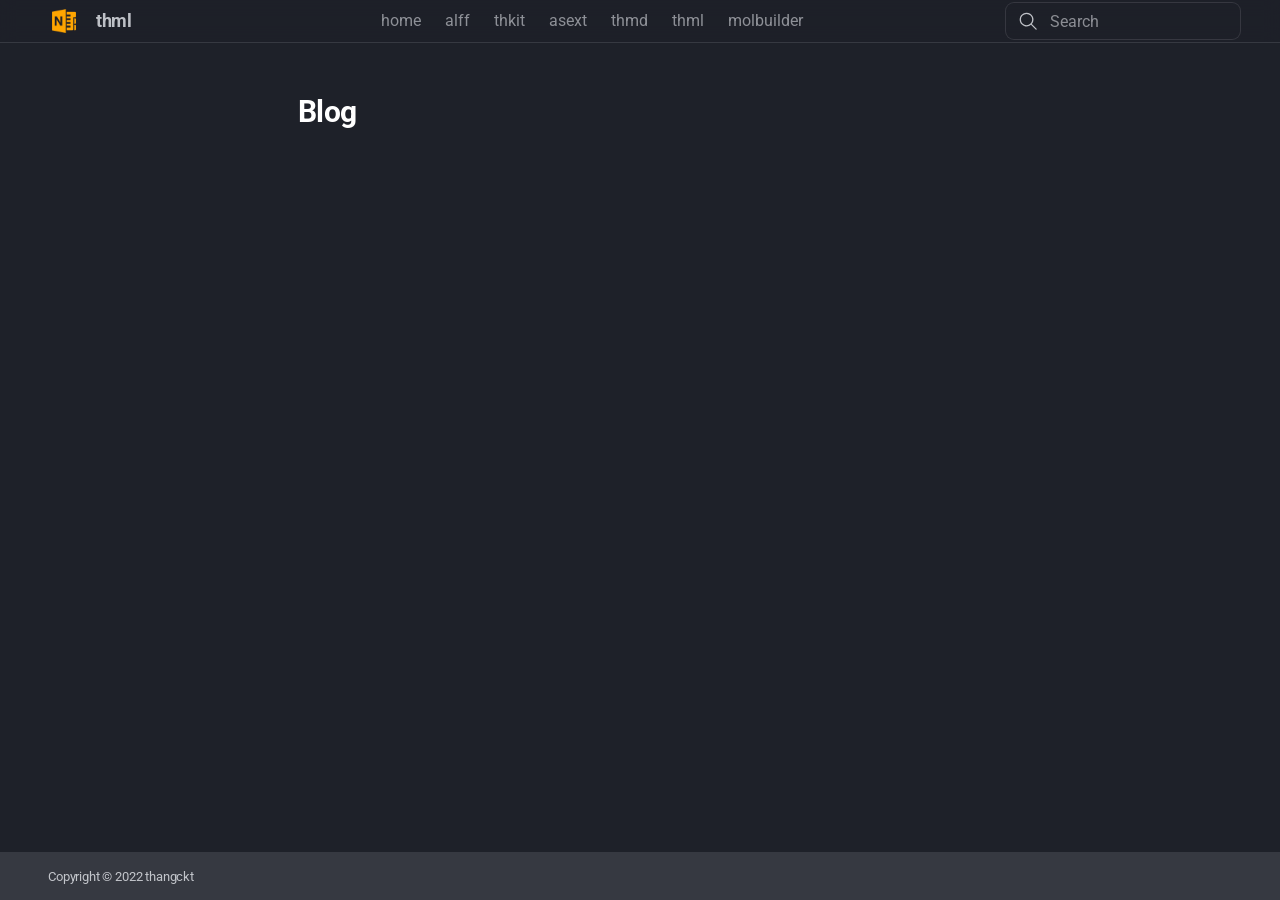
<file: blog/index.html>
<!doctype html>
<html lang="en" class="no-js">
  <head>
    
      <meta charset="utf-8">
      <meta name="viewport" content="width=device-width,initial-scale=1">
      
      
        <meta name="author" content="C.Thang Nguyen">
      
      
      
      
      
        
      
      
      
      
        
        
        
          <link rel="icon" href="../_assets/image/one-note-128-o.png">
        
      
      <meta name="generator" content="mkdocs-1.6.1, mkdocs-materialx-10.2.2">
    
    
      
        <title>Blog - thml</title>
      
    
    
      <link rel="stylesheet" href="../assets/stylesheets/main.74d6c0ad.min.css">
      
        
        <link rel="stylesheet" href="../assets/stylesheets/palette.a45159b5.min.css">
      
    
    

    

    
      
    
    
      
        
        
        <link rel="preconnect" href="https://fonts.gstatic.com" crossorigin>
        <link rel="stylesheet" href="https://fonts.googleapis.com/css?family=Roboto:300,300i,400,400i,700,700i%7CRoboto+Mono:400,400i,700,700i&display=fallback">
        <style>:root{--md-text-font:"Roboto";--md-code-font:"Roboto Mono"}</style>
      
    
    
      <link rel="stylesheet" href="../assets/_mkdocstrings.css">
    
      <link rel="stylesheet" href="../_assets/extra_theme/css/full_width.css">
    
      <link rel="stylesheet" href="../_assets/extra_theme/css/font_size.css">
    
    <script>__md_scope=new URL("..",location),__md_hash=e=>[...e].reduce(((e,_)=>(e<<5)-e+_.charCodeAt(0)),0),__md_get=(e,_=localStorage,t=__md_scope)=>JSON.parse(_.getItem(t.pathname+"."+e)),__md_set=(e,_,t=localStorage,a=__md_scope)=>{try{t.setItem(a.pathname+"."+e,JSON.stringify(_))}catch(e){}}</script>
    
      
  


  
  

<script id="__analytics">function __md_analytics(){function e(){dataLayer.push(arguments)}window.dataLayer=window.dataLayer||[],e("js",new Date),e("config","G-QM7DWGY7ZT"),document.addEventListener("DOMContentLoaded",(function(){document.forms.search&&document.forms.search.query.addEventListener("blur",(function(){this.value&&e("event","search",{search_term:this.value})}));document$.subscribe((function(){var t=document.forms.feedback;if(void 0!==t)for(var a of t.querySelectorAll("[type=submit]"))a.addEventListener("click",(function(a){a.preventDefault();var n=document.location.pathname,d=this.getAttribute("data-md-value");e("event","feedback",{page:n,data:d}),t.firstElementChild.disabled=!0;var r=t.querySelector(".md-feedback__note [data-md-value='"+d+"']");r&&(r.hidden=!1)})),t.hidden=!1})),location$.subscribe((function(t){e("config","G-QM7DWGY7ZT",{page_path:t.pathname})}))}));var t=document.createElement("script");t.async=!0,t.src="https://www.googletagmanager.com/gtag/js?id=G-QM7DWGY7ZT",document.getElementById("__analytics").insertAdjacentElement("afterEnd",t)}</script>
  
    <script>"undefined"!=typeof __md_analytics&&__md_analytics()</script>
  

    
    
  </head>
  
  
  
  
    
    
    
    
    
    <body dir="ltr" data-md-color-scheme="slate" data-md-color-primary="indigo" data-md-color-accent="indigo" data-mx-topbar="glass">
  
    
    <input class="md-toggle" data-md-toggle="drawer" type="checkbox" id="__drawer" autocomplete="off">
    <input class="md-toggle" data-md-toggle="toc" type="checkbox" id="__toc" autocomplete="off">
    <input class="md-toggle" data-md-toggle="search" type="checkbox" id="__search" autocomplete="off">
    <label class="md-overlay" for="__drawer"></label>
    <label class="md-overlay" for="__toc"></label>
    <div data-md-component="skip">
      
        
        <a href="#blog" class="md-skip">
          Skip to content
        </a>
      
    </div>
    <div data-md-component="announce">
      
    </div>
    
    
      

  

<header class="md-header md-header--shadow" data-md-component="header">
  <nav class="md-header__inner md-grid" aria-label="Header">
    <a href=".." title="thml" class="md-header__button md-logo" aria-label="thml" data-md-component="logo">
      
  <img src="../_assets/image/one-note-128-o.png" alt="logo">

    </a>
    <label class="md-header__button md-icon" for="__drawer">
      
      <svg xmlns="http://www.w3.org/2000/svg" viewBox="0 0 24 24"><path d="M3 6h18v2H3zm0 5h18v2H3zm0 5h18v2H3z"/></svg>
    </label>
    <div class="md-header__title" data-md-component="header-title">
      <div class="md-header__ellipsis">
        <div class="md-header__topic">
          <span class="md-ellipsis">
            thml
          </span>
        </div>
        <div class="md-header__topic" data-md-component="header-topic">
          <span class="md-ellipsis">
            
              Blog
            
          </span>
        </div>
      </div>
    </div>
    
      
<nav class="md-tabs" aria-label="Tabs" data-md-component="tabs">
  <div class="md-grid">
    <ul class="md-tabs__list">
      
        
  
  
  
  
    <li class="md-tabs__item">
      <a href="http://thangckt.github.io" class="md-tabs__link">
        
  
  
    
  
  home

      </a>
    </li>
  

      
        
  
  
  
  
    <li class="md-tabs__item">
      <a href="http://thangckt.github.io/alff" class="md-tabs__link">
        
  
  
    
  
  alff

      </a>
    </li>
  

      
        
  
  
  
  
    <li class="md-tabs__item">
      <a href="http://thangckt.github.io/thkit" class="md-tabs__link">
        
  
  
    
  
  thkit

      </a>
    </li>
  

      
        
  
  
  
  
    <li class="md-tabs__item">
      <a href="http://thangckt.github.io/asext" class="md-tabs__link">
        
  
  
    
  
  asext

      </a>
    </li>
  

      
        
  
  
  
  
    <li class="md-tabs__item">
      <a href="http://thangckt.github.io/thmd" class="md-tabs__link">
        
  
  
    
  
  thmd

      </a>
    </li>
  

      
        
  
  
  
  
    
    
      <li class="md-tabs__item">
        <a href=".." class="md-tabs__link">
          
  
  
    
  
  thml

        </a>
      </li>
    
  

      
        
  
  
  
  
    <li class="md-tabs__item">
      <a href="http://thangckt.github.io/molbuilder" class="md-tabs__link">
        
  
  
    
  
  molbuilder

      </a>
    </li>
  

      
    </ul>
  </div>
</nav>
    
    
      
    
    
    
    
      
      
        <label class="md-header__button md-icon" for="__search">
          
          <svg xmlns="http://www.w3.org/2000/svg" viewBox="0 0 24 24"><path d="M10.25 2a8.25 8.25 0 0 1 6.34 13.53l5.69 5.69a.749.749 0 0 1-.326 1.275.75.75 0 0 1-.734-.215l-5.69-5.69A8.25 8.25 0 1 1 10.25 2M3.5 10.25a6.75 6.75 0 1 0 13.5 0 6.75 6.75 0 0 0-13.5 0"/></svg>
        </label>
        <div class="md-search" data-md-component="search" role="dialog">
  <label class="md-search__overlay" for="__search"></label>
  <div class="md-search__inner" role="search">
    <form class="md-search__form" name="search">
      <input type="text" class="md-search__input" name="query" aria-label="Search" placeholder="Search" autocapitalize="off" autocorrect="off" autocomplete="off" spellcheck="false" data-md-component="search-query" required>
      <label class="md-search__icon md-icon" for="__search">
        
        <svg xmlns="http://www.w3.org/2000/svg" viewBox="0 0 24 24"><path d="M10.25 2a8.25 8.25 0 0 1 6.34 13.53l5.69 5.69a.749.749 0 0 1-.326 1.275.75.75 0 0 1-.734-.215l-5.69-5.69A8.25 8.25 0 1 1 10.25 2M3.5 10.25a6.75 6.75 0 1 0 13.5 0 6.75 6.75 0 0 0-13.5 0"/></svg>
        
        <svg xmlns="http://www.w3.org/2000/svg" viewBox="0 0 24 24"><path d="M20 11v2H8l5.5 5.5-1.42 1.42L4.16 12l7.92-7.92L13.5 5.5 8 11z"/></svg>
      </label>
      <nav class="md-search__options" aria-label="Search">
        
        <button type="reset" class="md-search__icon md-icon" title="Clear" aria-label="Clear" tabindex="-1">
          
          <svg xmlns="http://www.w3.org/2000/svg" viewBox="0 0 24 24"><path d="M19 6.41 17.59 5 12 10.59 6.41 5 5 6.41 10.59 12 5 17.59 6.41 19 12 13.41 17.59 19 19 17.59 13.41 12z"/></svg>
        </button>
      </nav>
      
        <div class="md-search__suggest" data-md-component="search-suggest"></div>
      
    </form>
    <div class="md-search__output">
      <div class="md-search__scrollwrap" tabindex="0">
        <div class="md-search-result md-search-result--pagefind" data-md-component="search-result">
          <div class="md-search-result__meta">
            Initializing search
          </div>
          <ol class="md-search-result__list" role="presentation"></ol>
        </div>
      </div>
    </div>
  </div>
</div>
      
    
    
  </nav>
  
</header>
    
    <div class="md-container" data-md-component="container">
      
      
        
      
      <main class="md-main" data-md-component="main">
        <div class="md-main__inner md-grid">
          
            
              
              <div class="md-sidebar md-sidebar--primary" data-md-component="sidebar" data-md-type="navigation" >
                <div class="md-sidebar__scrollwrap">
                  <div class="md-sidebar__inner">
                    


  


<nav class="md-nav md-nav--primary md-nav--lifted" aria-label="Navigation" data-md-level="0">
  <label class="md-nav__title" for="__drawer">
    <a href=".." title="thml" class="md-nav__button md-logo" aria-label="thml" data-md-component="logo">
      
  <img src="../_assets/image/one-note-128-o.png" alt="logo">

    </a>
    thml
  </label>
  
  <ul class="md-nav__list">
    
      
      
  
  
  
  
    <li class="md-nav__item">
      <a href="http://thangckt.github.io" class="md-nav__link">
        
  
  
  <span class="md-ellipsis">
    
  
    home
  

    
  </span>
  
  

      </a>
    </li>
  

    
      
      
  
  
  
  
    <li class="md-nav__item">
      <a href="http://thangckt.github.io/alff" class="md-nav__link">
        
  
  
  <span class="md-ellipsis">
    
  
    alff
  

    
  </span>
  
  

      </a>
    </li>
  

    
      
      
  
  
  
  
    <li class="md-nav__item">
      <a href="http://thangckt.github.io/thkit" class="md-nav__link">
        
  
  
  <span class="md-ellipsis">
    
  
    thkit
  

    
  </span>
  
  

      </a>
    </li>
  

    
      
      
  
  
  
  
    <li class="md-nav__item">
      <a href="http://thangckt.github.io/asext" class="md-nav__link">
        
  
  
  <span class="md-ellipsis">
    
  
    asext
  

    
  </span>
  
  

      </a>
    </li>
  

    
      
      
  
  
  
  
    <li class="md-nav__item">
      <a href="http://thangckt.github.io/thmd" class="md-nav__link">
        
  
  
  <span class="md-ellipsis">
    
  
    thmd
  

    
  </span>
  
  

      </a>
    </li>
  

    
      
      
  
  
  
  
    
    
      
        
          
        
      
        
      
        
      
        
      
        
      
        
      
        
      
    
    
    
      
      
    
    
    <li class="md-nav__item md-nav__item--nested">
      
        
        
          
        
        <input class="md-nav__toggle md-toggle md-toggle--indeterminate" type="checkbox" id="__nav_6" >
        
          
          <div class="md-nav__link md-nav__container">
            <a href=".." class="md-nav__link ">
              
  
  
  <span class="md-ellipsis">
    
  
    thml
  

    
  </span>
  
  

            </a>
            
              
              <label class="md-nav__link " for="__nav_6" id="__nav_6_label" tabindex="0">
                <span class="md-nav__icon md-icon"></span>
              </label>
            
          </div>
        
        <nav class="md-nav" data-md-level="1" aria-labelledby="__nav_6_label" aria-expanded="false">
          <label class="md-nav__title" for="__nav_6">
            <span class="md-nav__icon md-icon"></span>
            
  
    thml
  

          </label>
          <ul class="md-nav__list">
            
              
            
              
                
  
  
  
  
    <li class="md-nav__item">
      <a href="../llm_chat/" class="md-nav__link">
        
  
  
  <span class="md-ellipsis">
    
  
    llm_chat
  

    
  </span>
  
  

      </a>
    </li>
  

              
            
              
                
  
  
  
  
    <li class="md-nav__item">
      <a href="../llm_langchain/" class="md-nav__link">
        
  
  
  <span class="md-ellipsis">
    
  
    llm_langchain
  

    
  </span>
  
  

      </a>
    </li>
  

              
            
              
                
  
  
  
  
    <li class="md-nav__item">
      <a href="../rag/" class="md-nav__link">
        
  
  
  <span class="md-ellipsis">
    
  
    rag
  

    
  </span>
  
  

      </a>
    </li>
  

              
            
              
                
  
  
  
  
    
    
      
        
      
        
      
    
    
    
      
      
    
    
    <li class="md-nav__item md-nav__item--nested">
      
        
        
          
        
        <input class="md-nav__toggle md-toggle md-toggle--indeterminate" type="checkbox" id="__nav_6_5" >
        
          
          <label class="md-nav__link" for="__nav_6_5" id="__nav_6_5_label" tabindex="0">
            
  
  
  <span class="md-ellipsis">
    
  
    search
  

    
  </span>
  
  

            <span class="md-nav__icon md-icon"></span>
          </label>
        
        <nav class="md-nav" data-md-level="2" aria-labelledby="__nav_6_5_label" aria-expanded="false">
          <label class="md-nav__title" for="__nav_6_5">
            <span class="md-nav__icon md-icon"></span>
            
  
    search
  

          </label>
          <ul class="md-nav__list">
            
              
                
  
  
  
  
    <li class="md-nav__item">
      <a href="../search_jobs/" class="md-nav__link">
        
  
  
  <span class="md-ellipsis">
    
  
    Search jobs
  

    
  </span>
  
  

      </a>
    </li>
  

              
            
              
                
  
  
  
  
    <li class="md-nav__item">
      <a href="../search_news/" class="md-nav__link">
        
  
  
  <span class="md-ellipsis">
    
  
    Search news
  

    
  </span>
  
  

      </a>
    </li>
  

              
            
          </ul>
        </nav>
      
    </li>
  

              
            
              
                
  
  
  
  
    <li class="md-nav__item">
      <a href="../vid/" class="md-nav__link">
        
  
  
  <span class="md-ellipsis">
    
  
    vid
  

    
  </span>
  
  

      </a>
    </li>
  

              
            
              
                
  
  
  
  
    <li class="md-nav__item">
      <a href="../util/" class="md-nav__link">
        
  
  
  <span class="md-ellipsis">
    
  
    util
  

    
  </span>
  
  

      </a>
    </li>
  

              
            
          </ul>
        </nav>
      
    </li>
  

    
      
      
  
  
  
  
    <li class="md-nav__item">
      <a href="http://thangckt.github.io/molbuilder" class="md-nav__link">
        
  
  
  <span class="md-ellipsis">
    
  
    molbuilder
  

    
  </span>
  
  

      </a>
    </li>
  

    
  </ul>
</nav>
                  </div>
                </div>
              </div>
            
            
              
              <div class="md-sidebar md-sidebar--secondary" data-md-component="sidebar" data-md-type="toc" >
                <div class="md-sidebar__scrollwrap">
                  <div class="md-sidebar__inner">
                    

<nav class="md-nav md-nav--secondary" aria-label="Table of contents">
  
  
  
    
  
  
</nav>
                  </div>
                </div>
              </div>
            
          
          
  <div class="md-content" data-md-component="content">
    
    
    <div class="md-content__inner" data-pagefind-body>
      <header class="md-typeset">
        <h1 id="blog">Blog<a class="headerlink" href="#blog" title="Permanent link">¤</a></h1>
      </header>
      
      
    </div>
  </div>

          
<script>var target=document.getElementById(location.hash.slice(1));target&&target.name&&(target.checked=target.name.startsWith("__tabbed_"))</script>
        </div>
          <div class="md-top" data-md-component="top" hidden>
  <div class="md-top__center">
    <button type="button" class="md-top__button md-top__button--main" data-md-action="top">
      
      <svg xmlns="http://www.w3.org/2000/svg" viewBox="0 0 24 24"><path d="M13 20h-2V8l-5.5 5.5-1.42-1.42L12 4.16l7.92 7.92-1.42 1.42L13 8z"/></svg>
      <span>Back to top</span>
    </button>
    
      
      
      <label class="md-top__button md-top__side md-top__side--nav" for="__drawer" >
        <svg xmlns="http://www.w3.org/2000/svg" fill="none" stroke="currentColor" stroke-linecap="round" stroke-linejoin="round" stroke-width="2" class="lucide lucide-panel-left" viewBox="0 0 24 24"><rect width="18" height="18" x="3" y="3" rx="2"/><path d="M9 3v18"/></svg>
      </label>
    
    
      
      
      <label class="md-top__button md-top__side md-top__side--toc" for="__toc" >
        <svg xmlns="http://www.w3.org/2000/svg" fill="none" stroke="currentColor" stroke-linecap="round" stroke-linejoin="round" stroke-width="2" class="lucide lucide-panel-right" viewBox="0 0 24 24"><rect width="18" height="18" x="3" y="3" rx="2"/><path d="M15 3v18"/></svg>
      </label>
    
  </div>
</div>
      </main>
      
        <footer class="md-footer">
  
    
  
  <div class="md-footer-meta md-typeset">
    <div class="md-footer-meta__inner md-grid">
      <div class="md-copyright">
  
    <div class="md-copyright__highlight">
      Copyright &copy; 2022 <a href="https://thangckt.github.io">thangckt</a>
    </div>
  
  
</div>
      
    </div>
  </div>
</footer>
      
    </div>
    <div class="md-dialog" data-md-component="dialog">
      <div class="md-dialog__inner md-typeset"></div>
    </div>
    
    
    
      
      
      
      
        
        
          
          
        
      <script id="__config" type="application/json">{"annotate": null, "base": "..", "code": null, "features": ["content.code.annotate", "content.code.copy", "navigation.expand", "navigation.indexes", "navigation.tracking", "navigation.top", "search.suggest", "content.action.edit", "navigation.footer", "toc.follow", "navigation.tabs", "navigation.tabs.sticky", "navigation.tabs.header"], "search": {"options": {"baseUrl": "..", "bundleUrl": "../search/", "highlight": false, "searchOptions": {}}, "provider": "pagefind"}, "tags": null, "translations": {"clipboard.copied": "Copied to clipboard", "clipboard.copy": "Copy to clipboard", "code.collapse": "Collapse", "code.download": "Download", "code.expand": "Expand remaining # lines", "code.select": "Toggle line selection", "search.offline": "Switch to Lunr for offline search", "search.result.more.one": "1 more on this page", "search.result.more.other": "# more on this page", "search.result.none": "No matching documents", "search.result.one": "1 matching document", "search.result.other": "# matching documents", "search.result.placeholder": "Type to start searching", "search.result.term.missing": "Missing", "select.version": "Select version"}, "version": null}</script>
    
    
      <script src="../assets/javascripts/bundle.574b5c94.min.js"></script>
      
        <script src="../1thang_js/page_logVisitor.js"></script>
      
    
  </body>
</html>
</file>
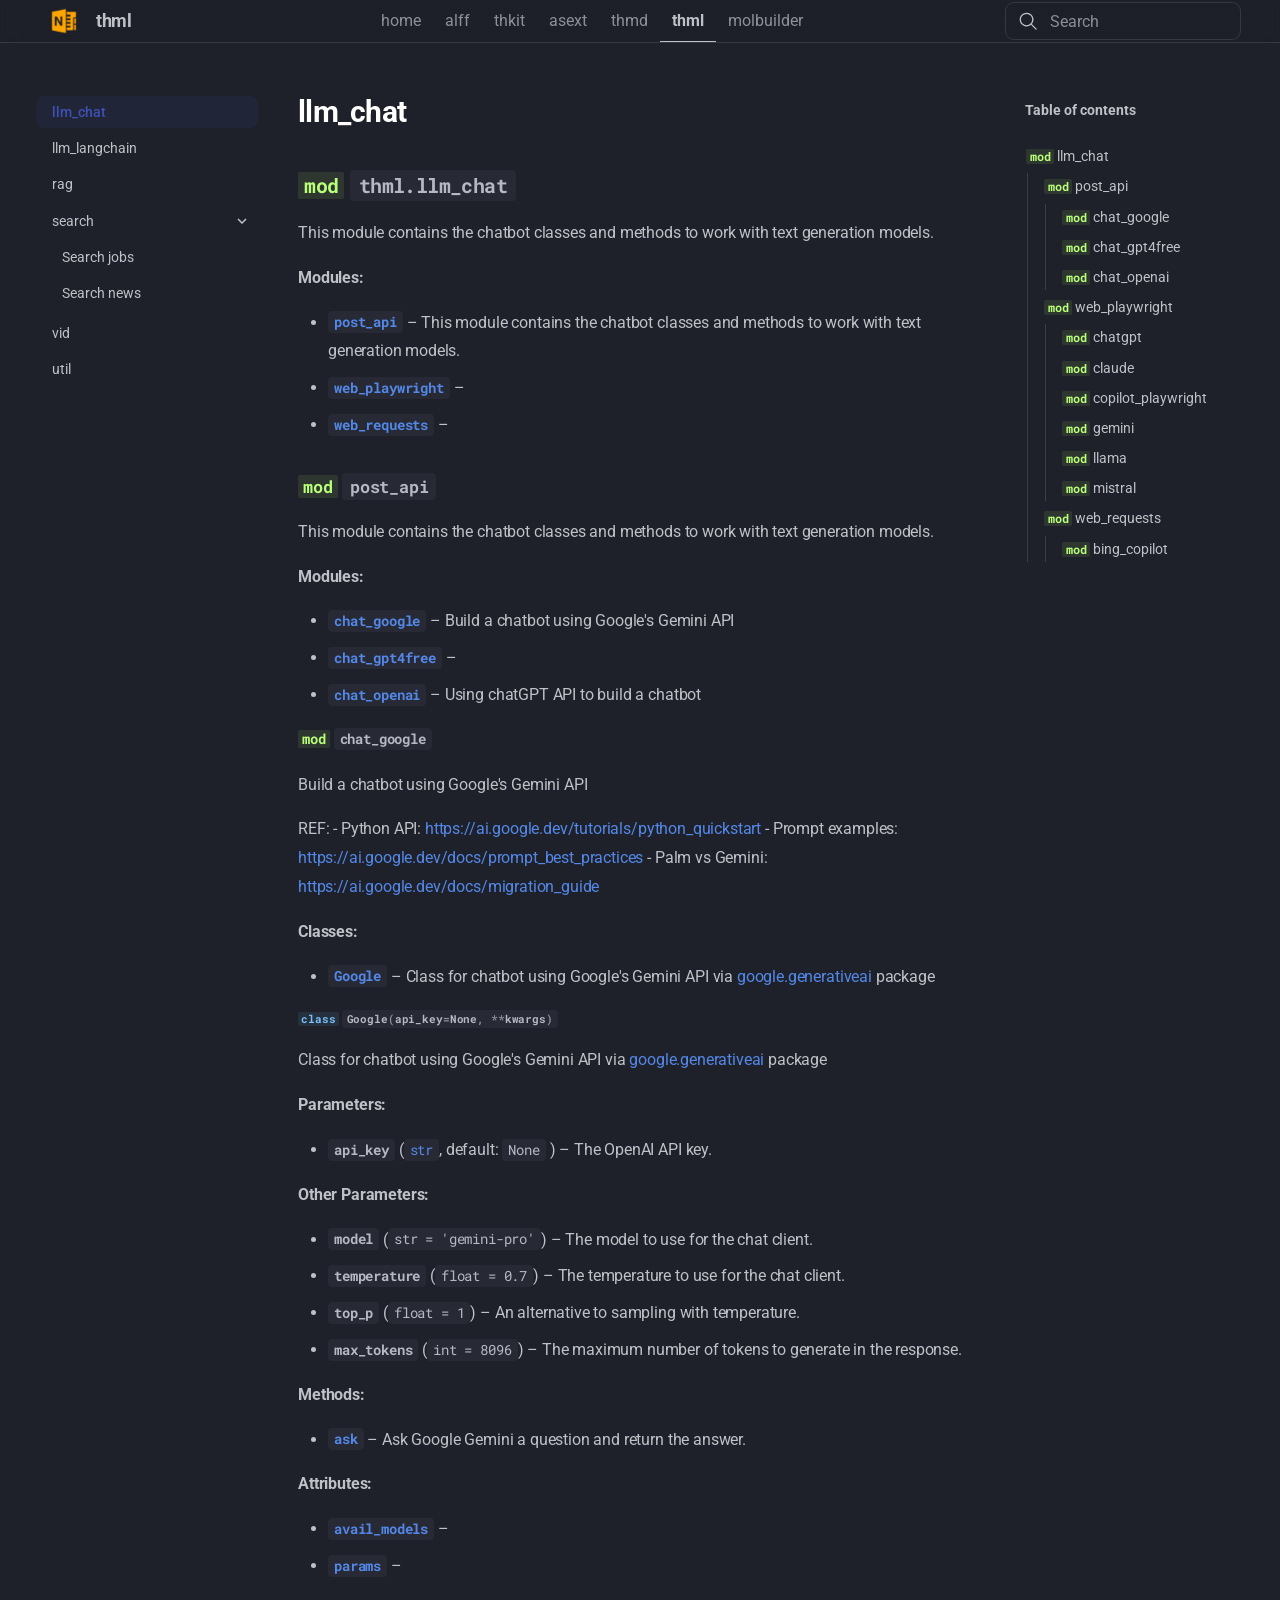
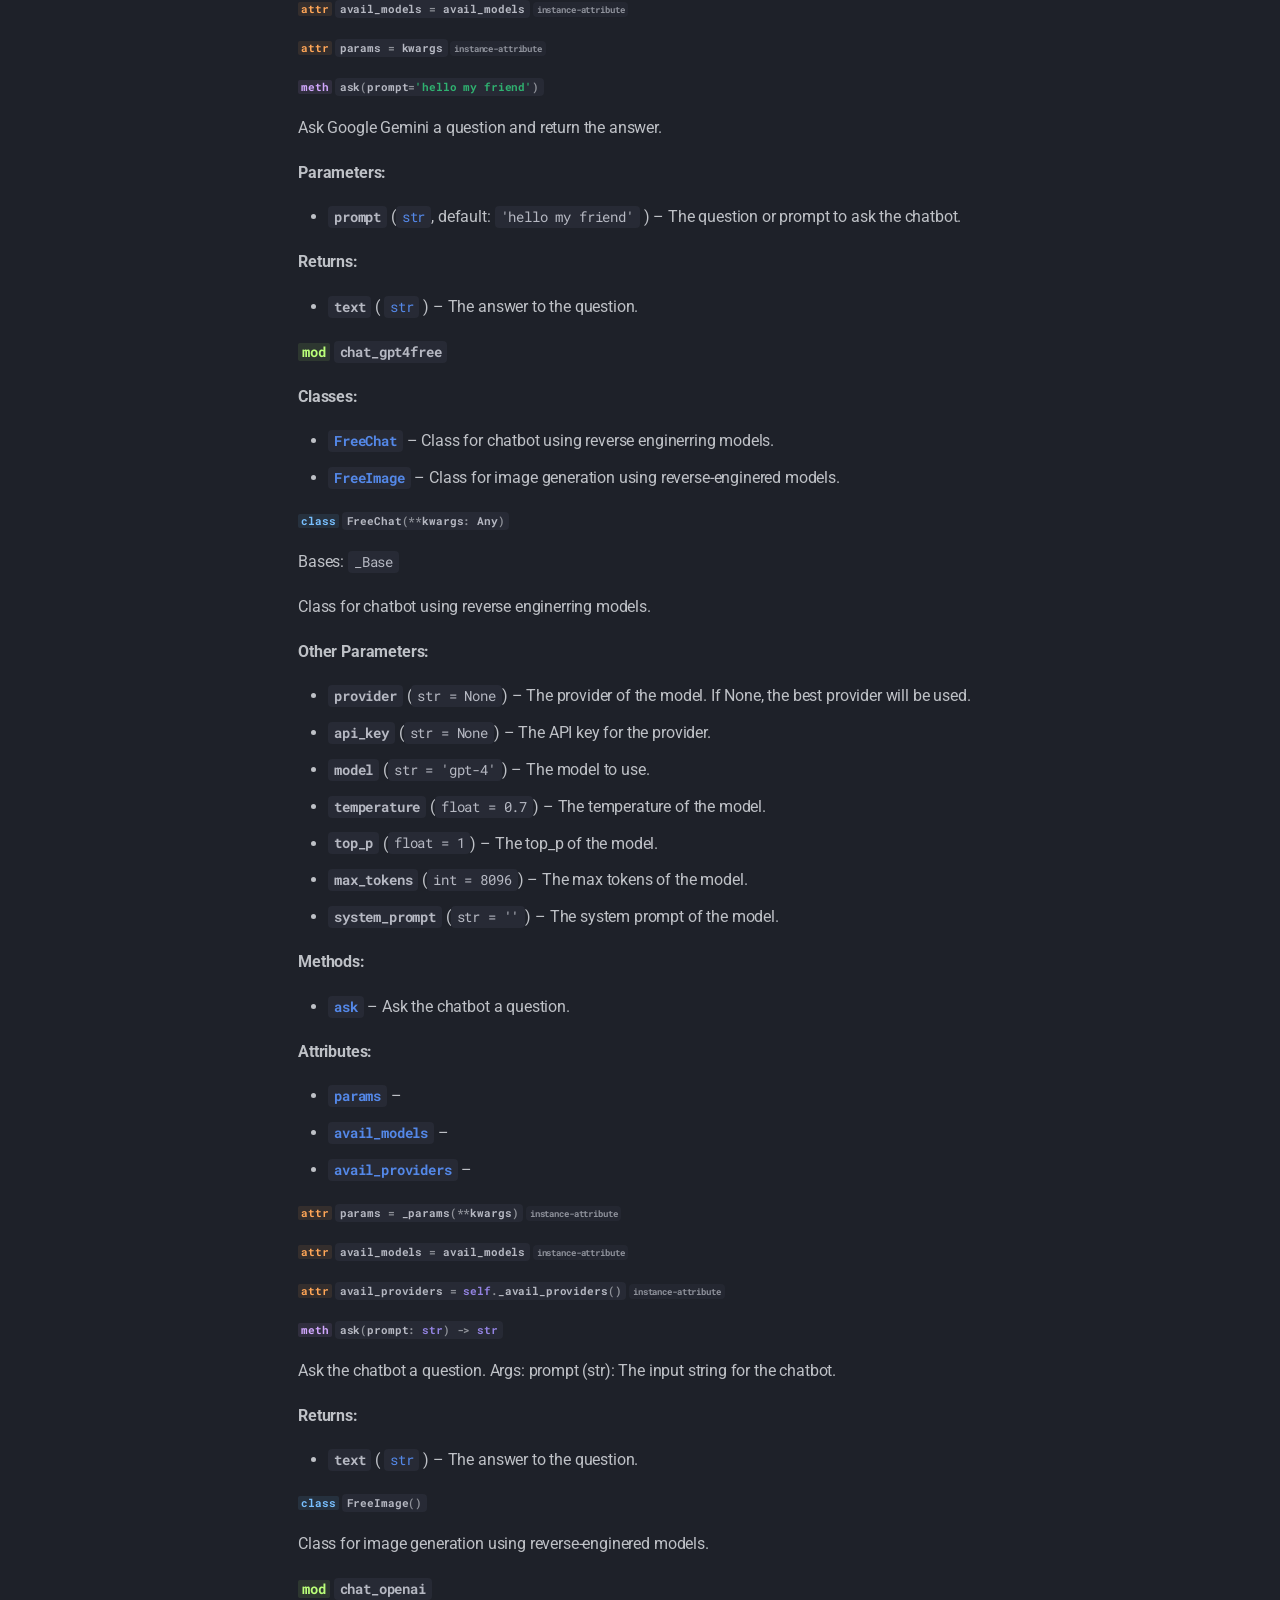
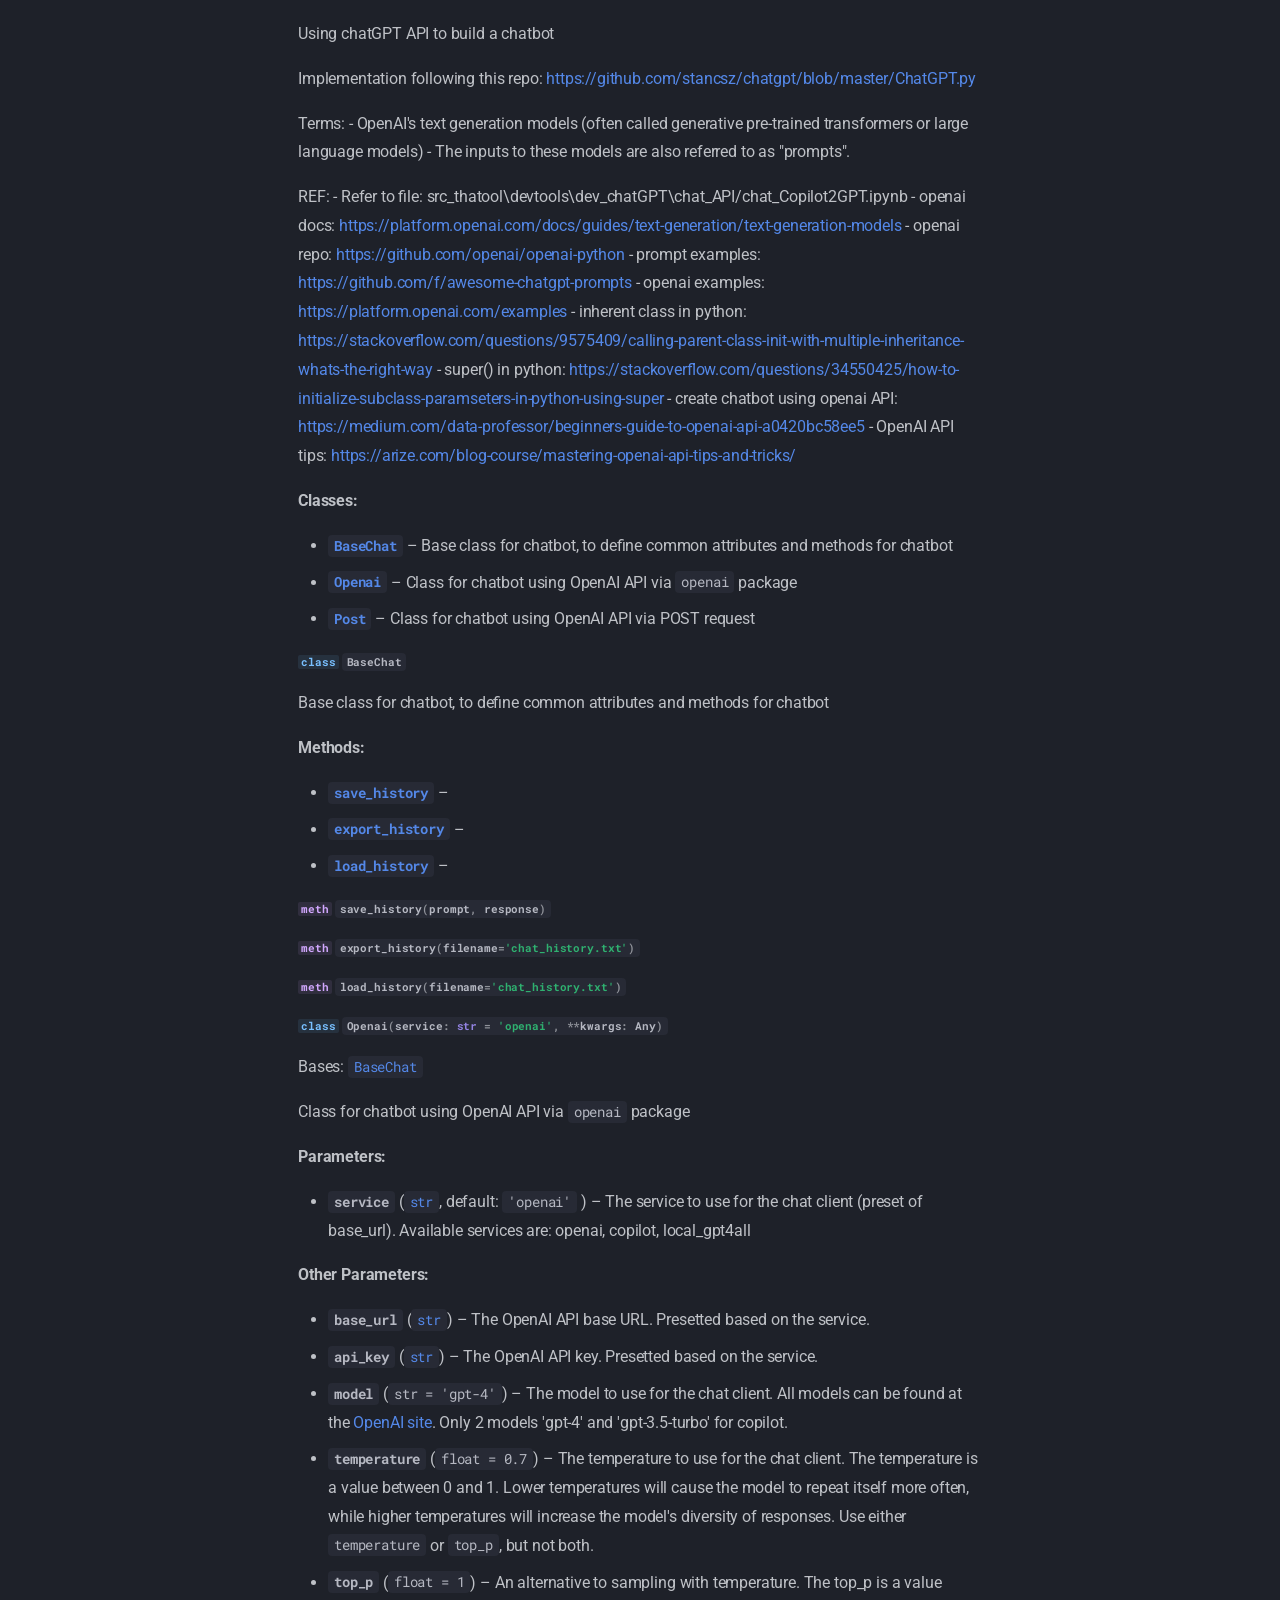
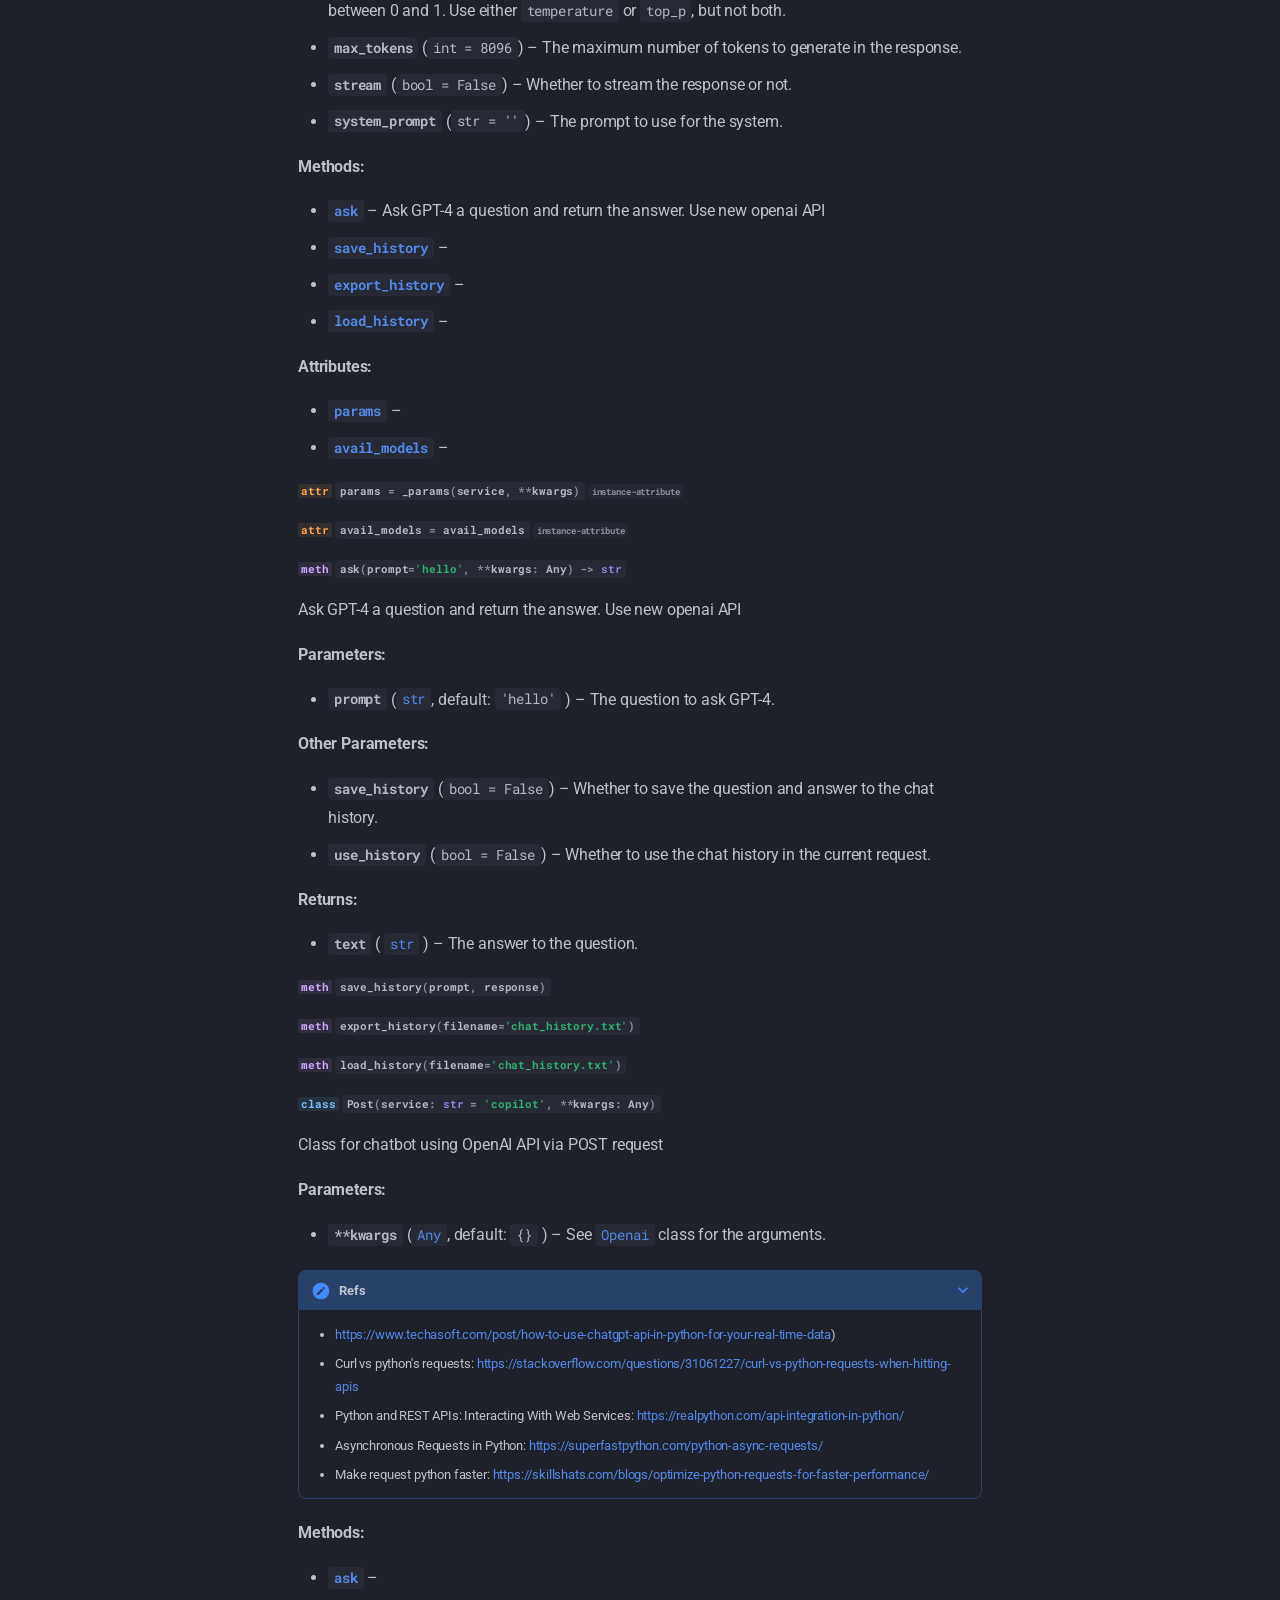
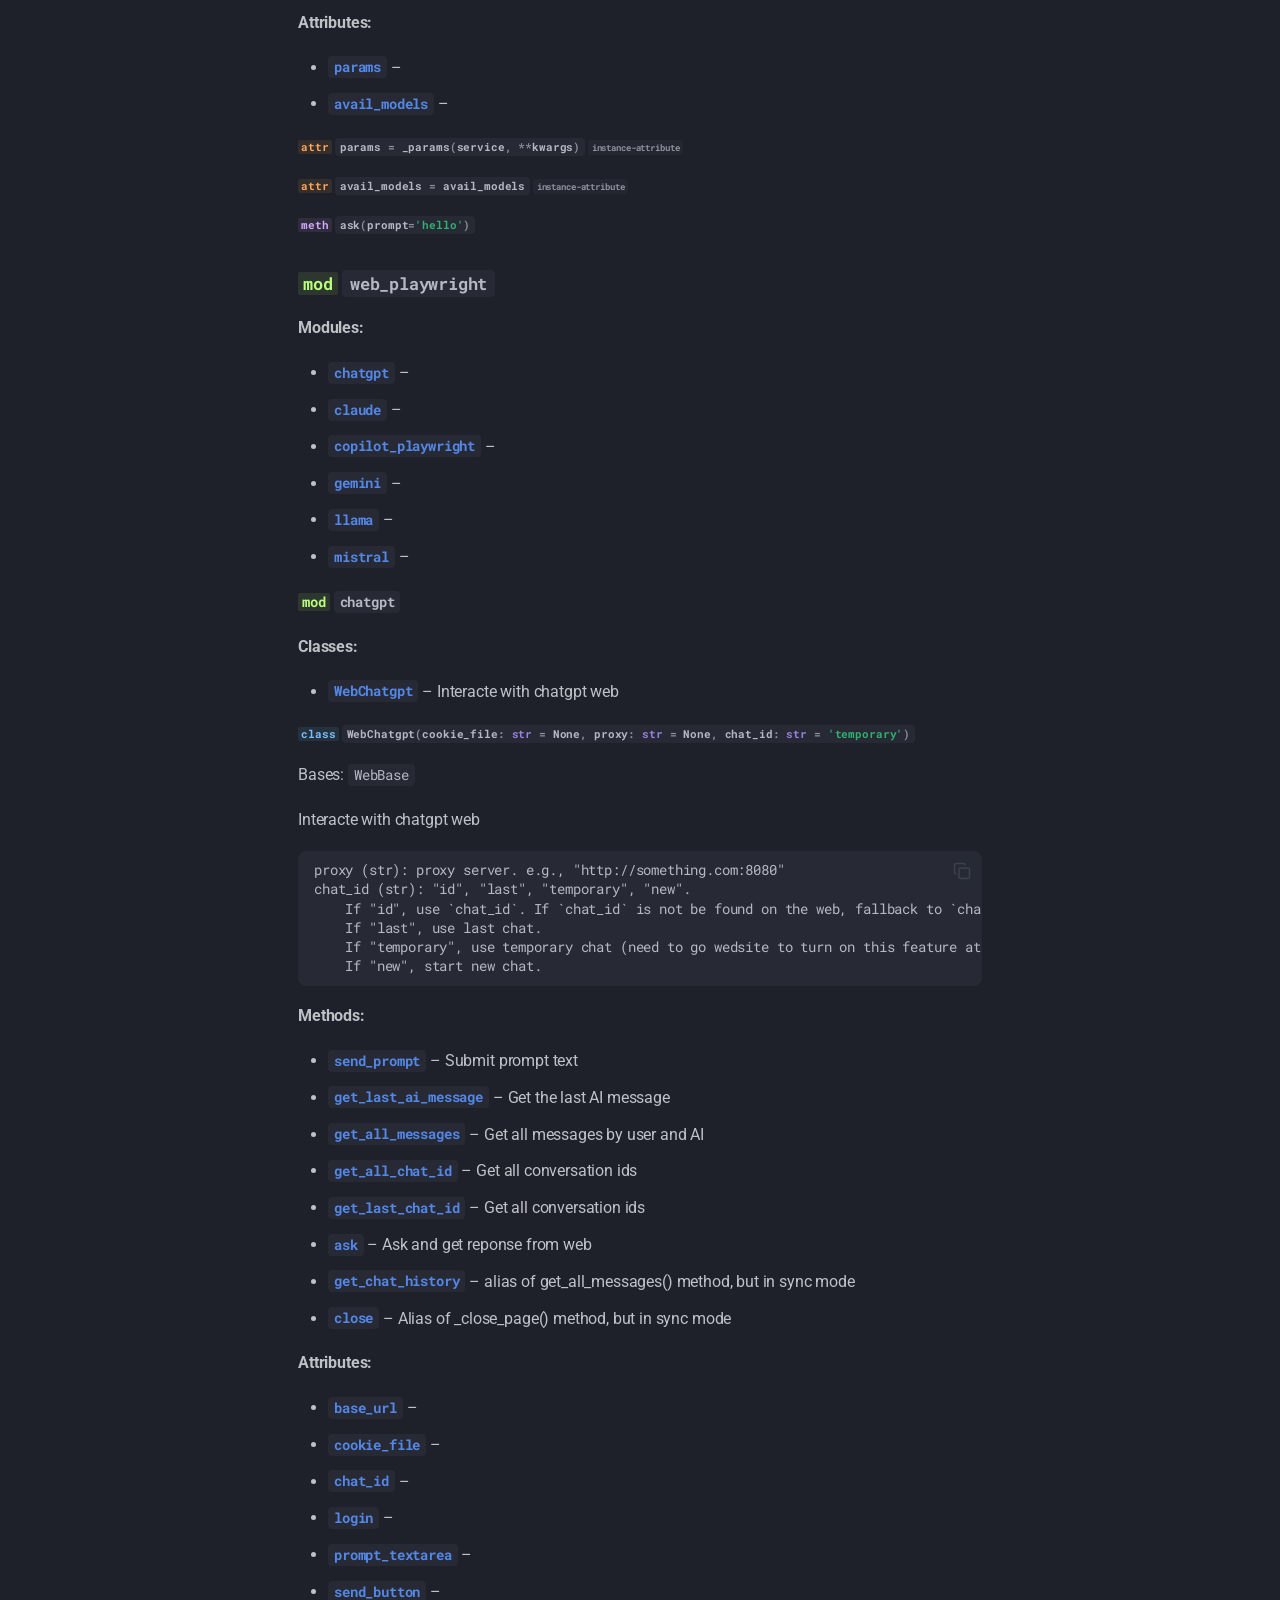
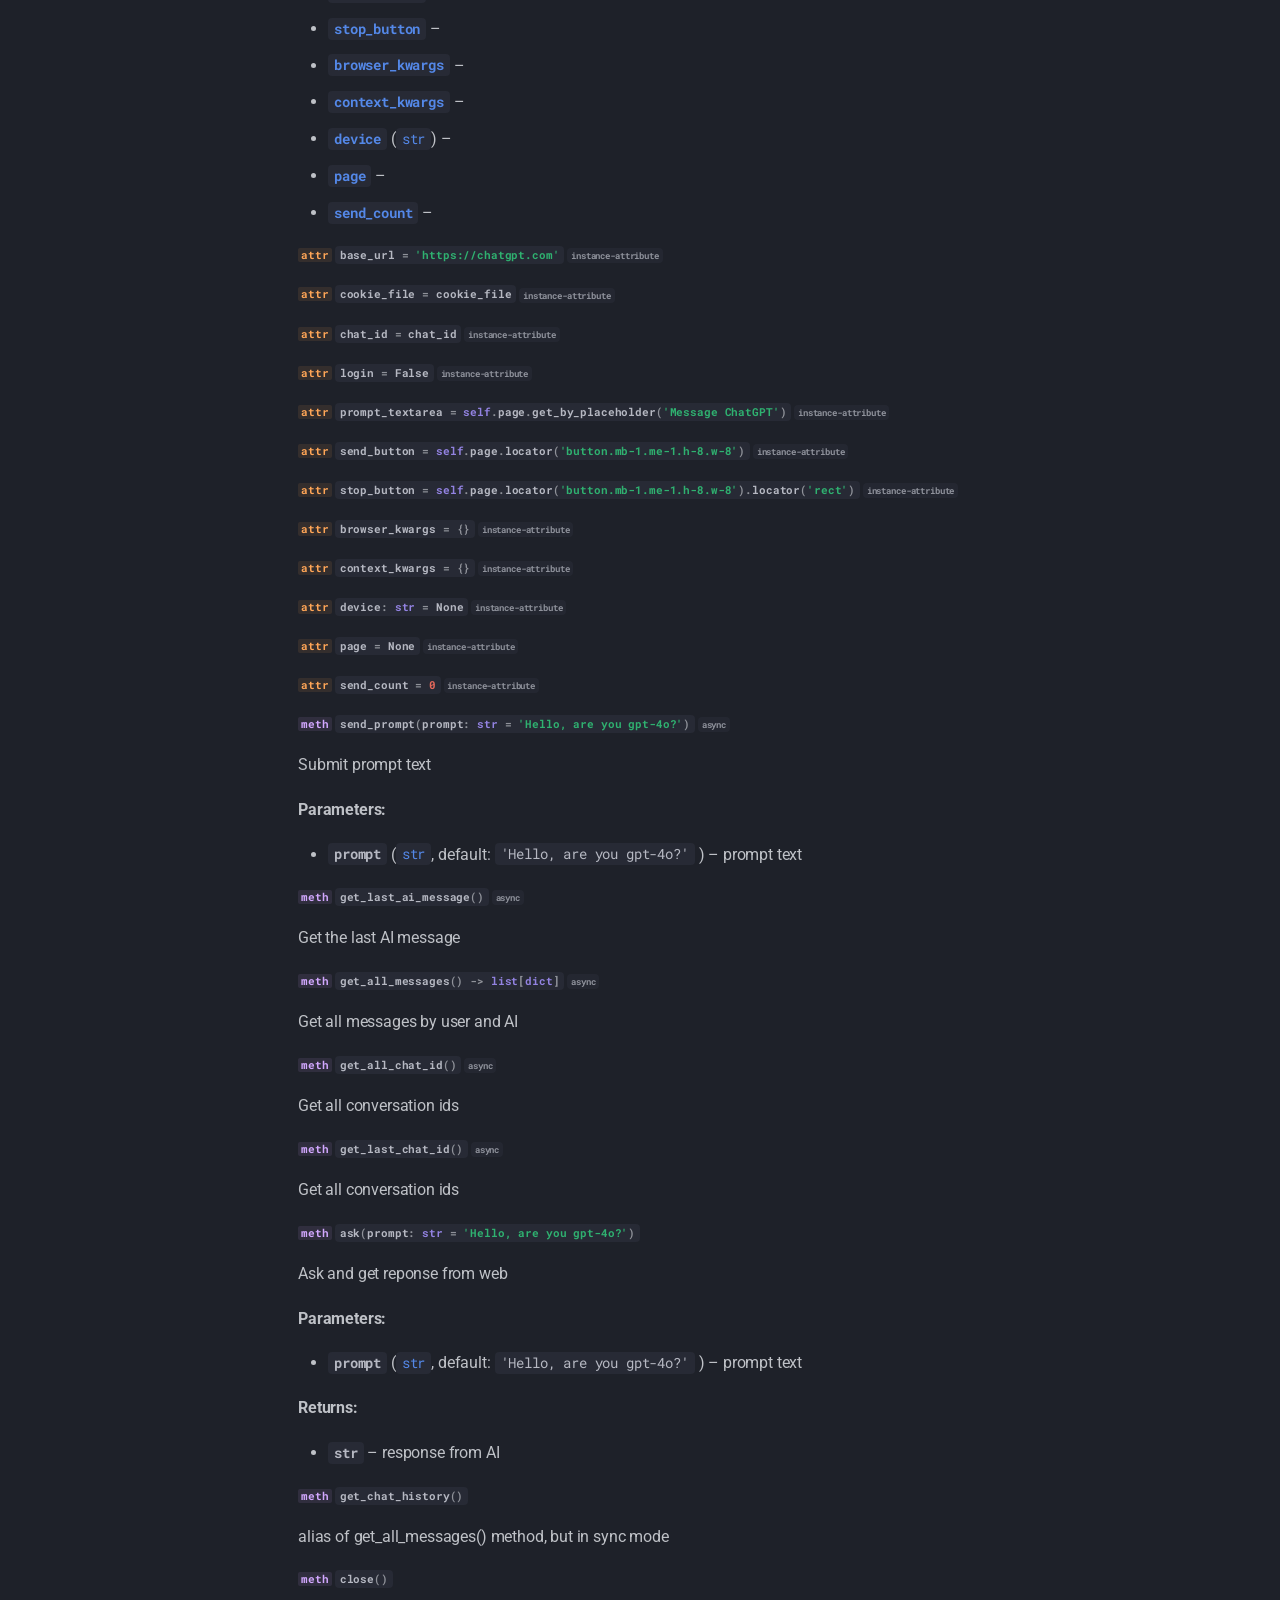
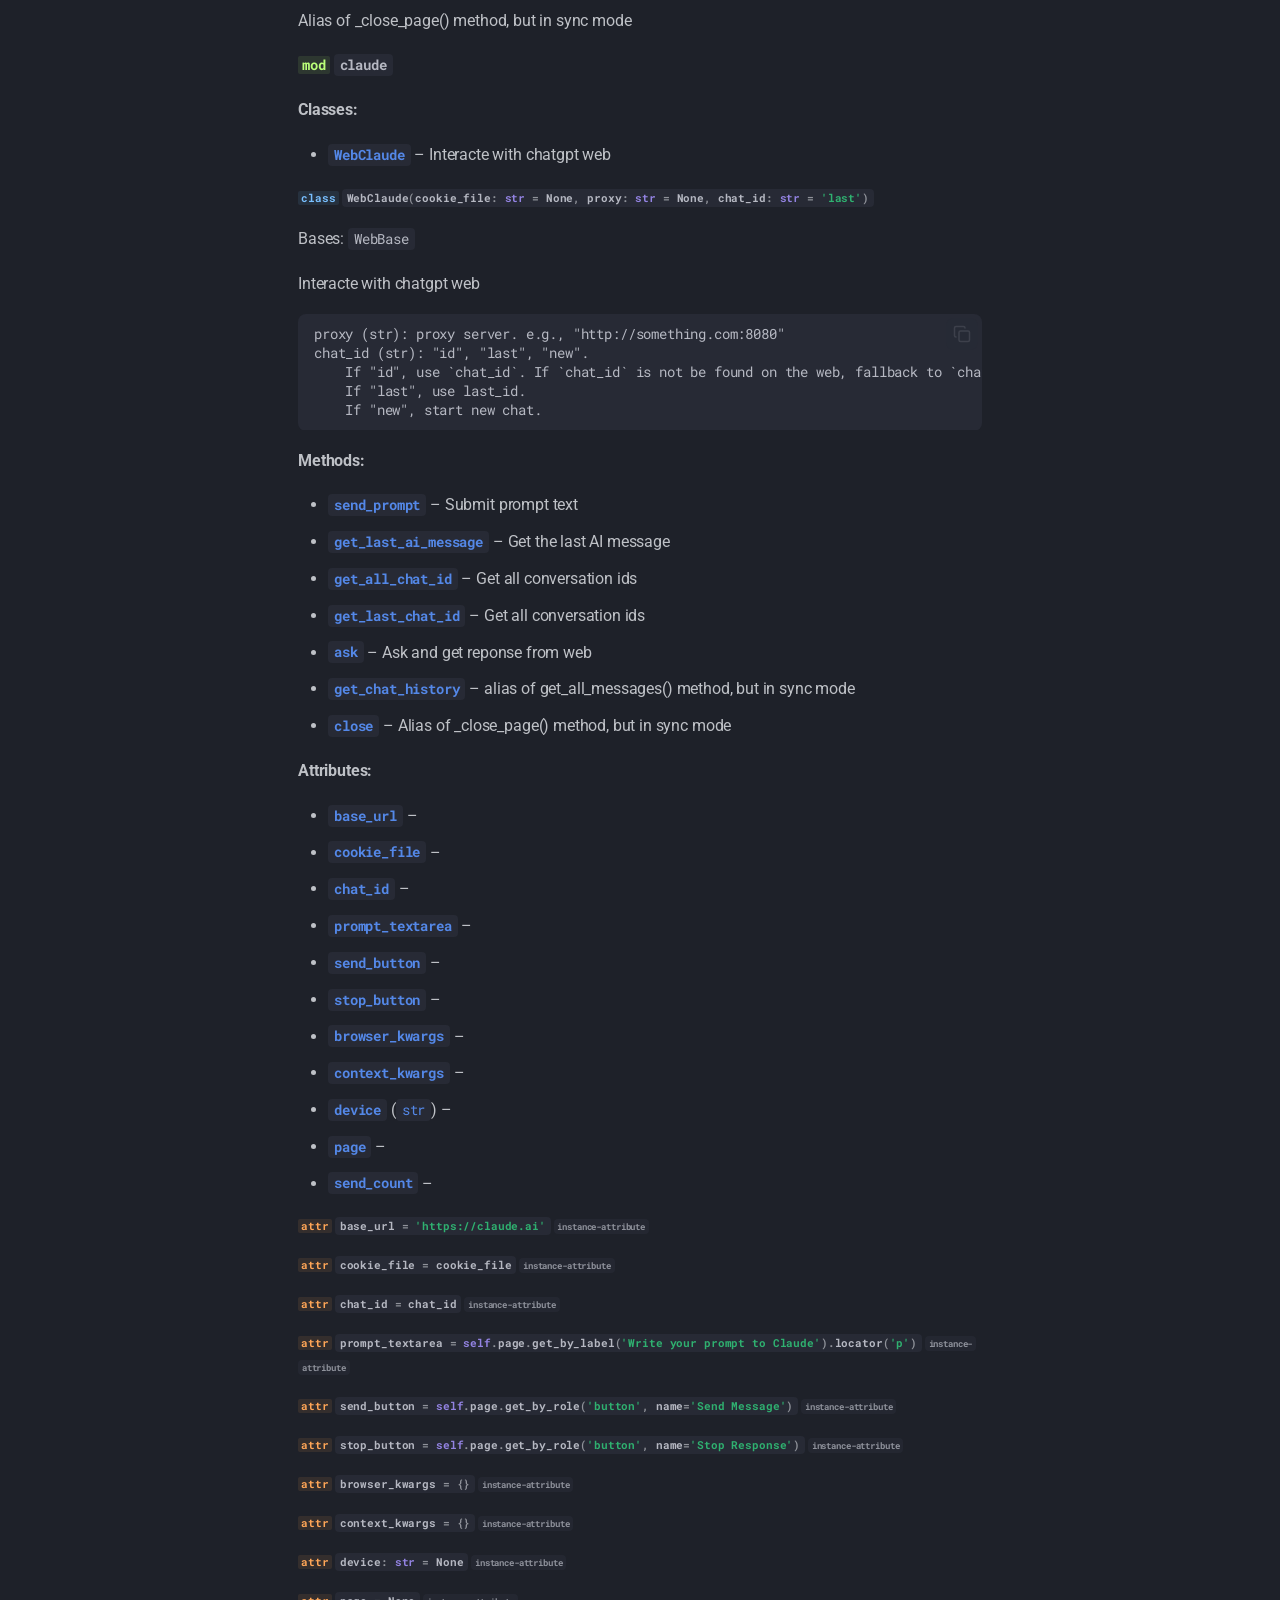
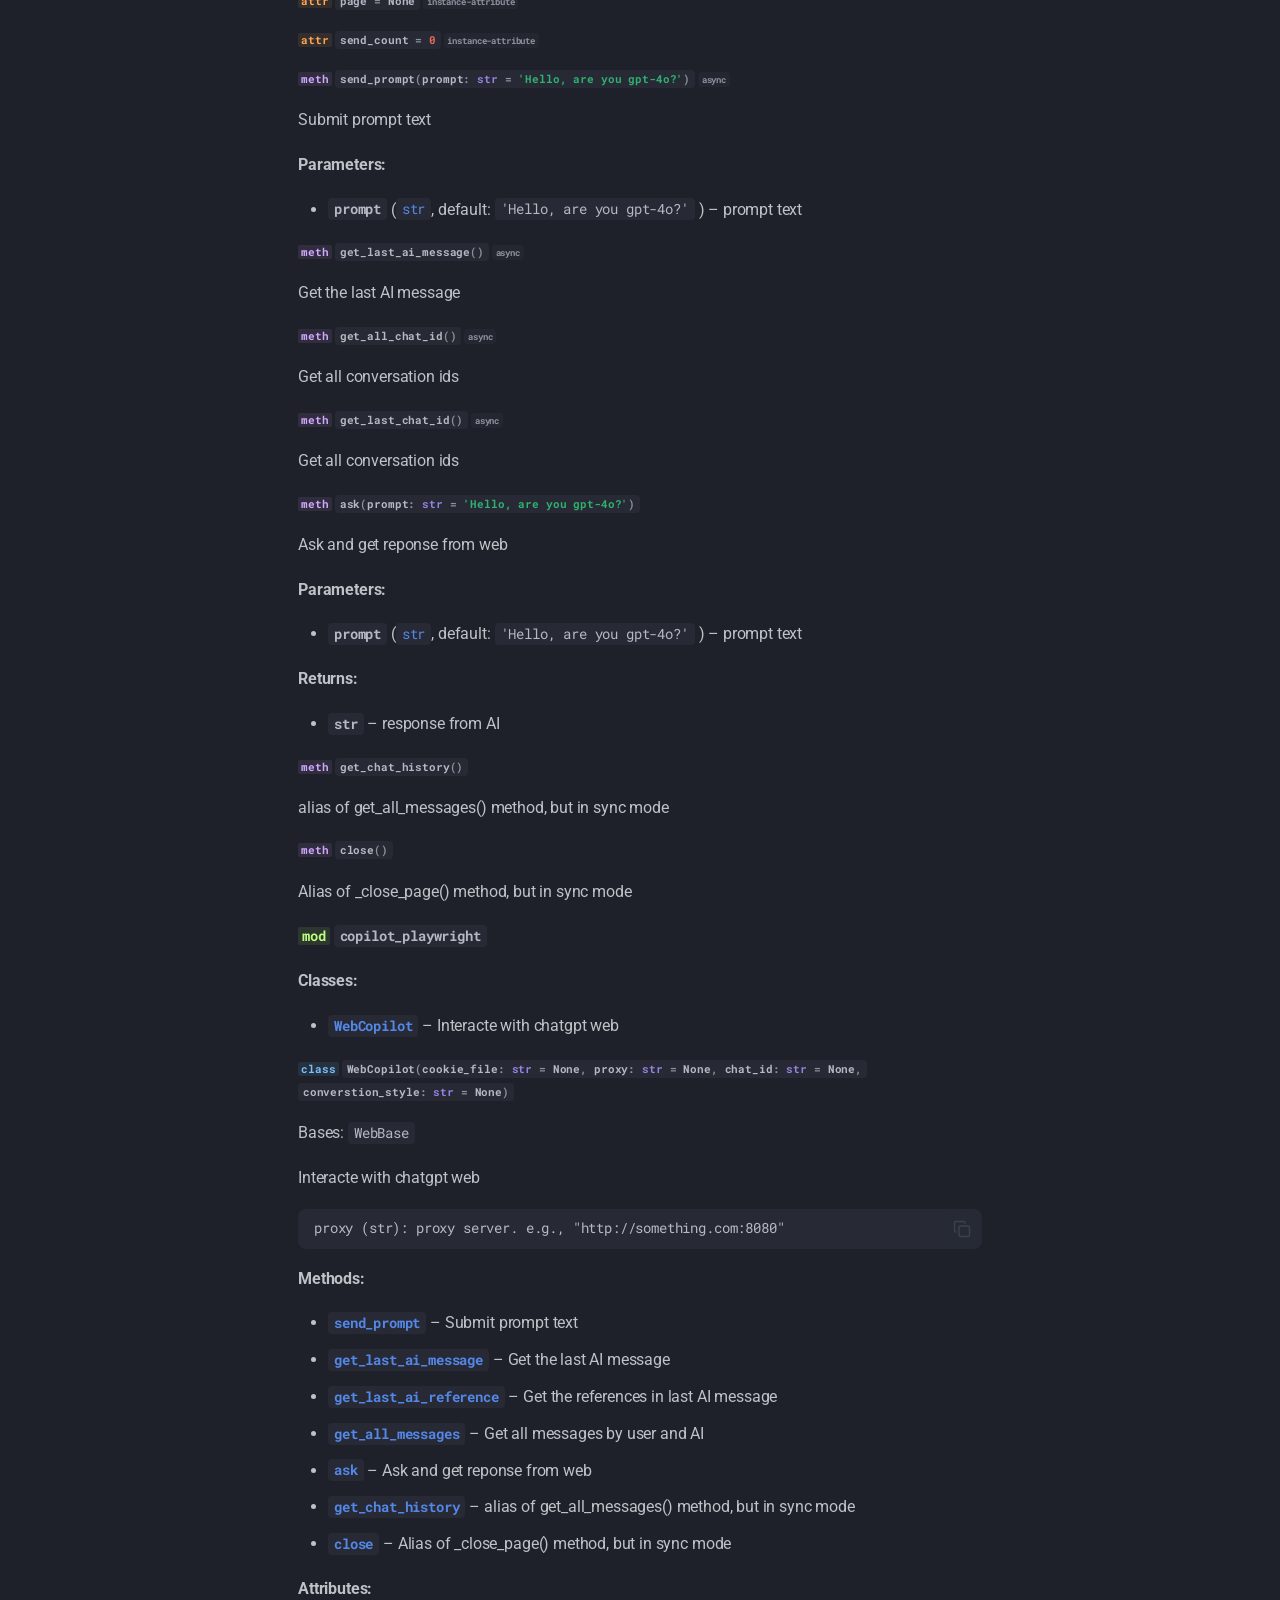
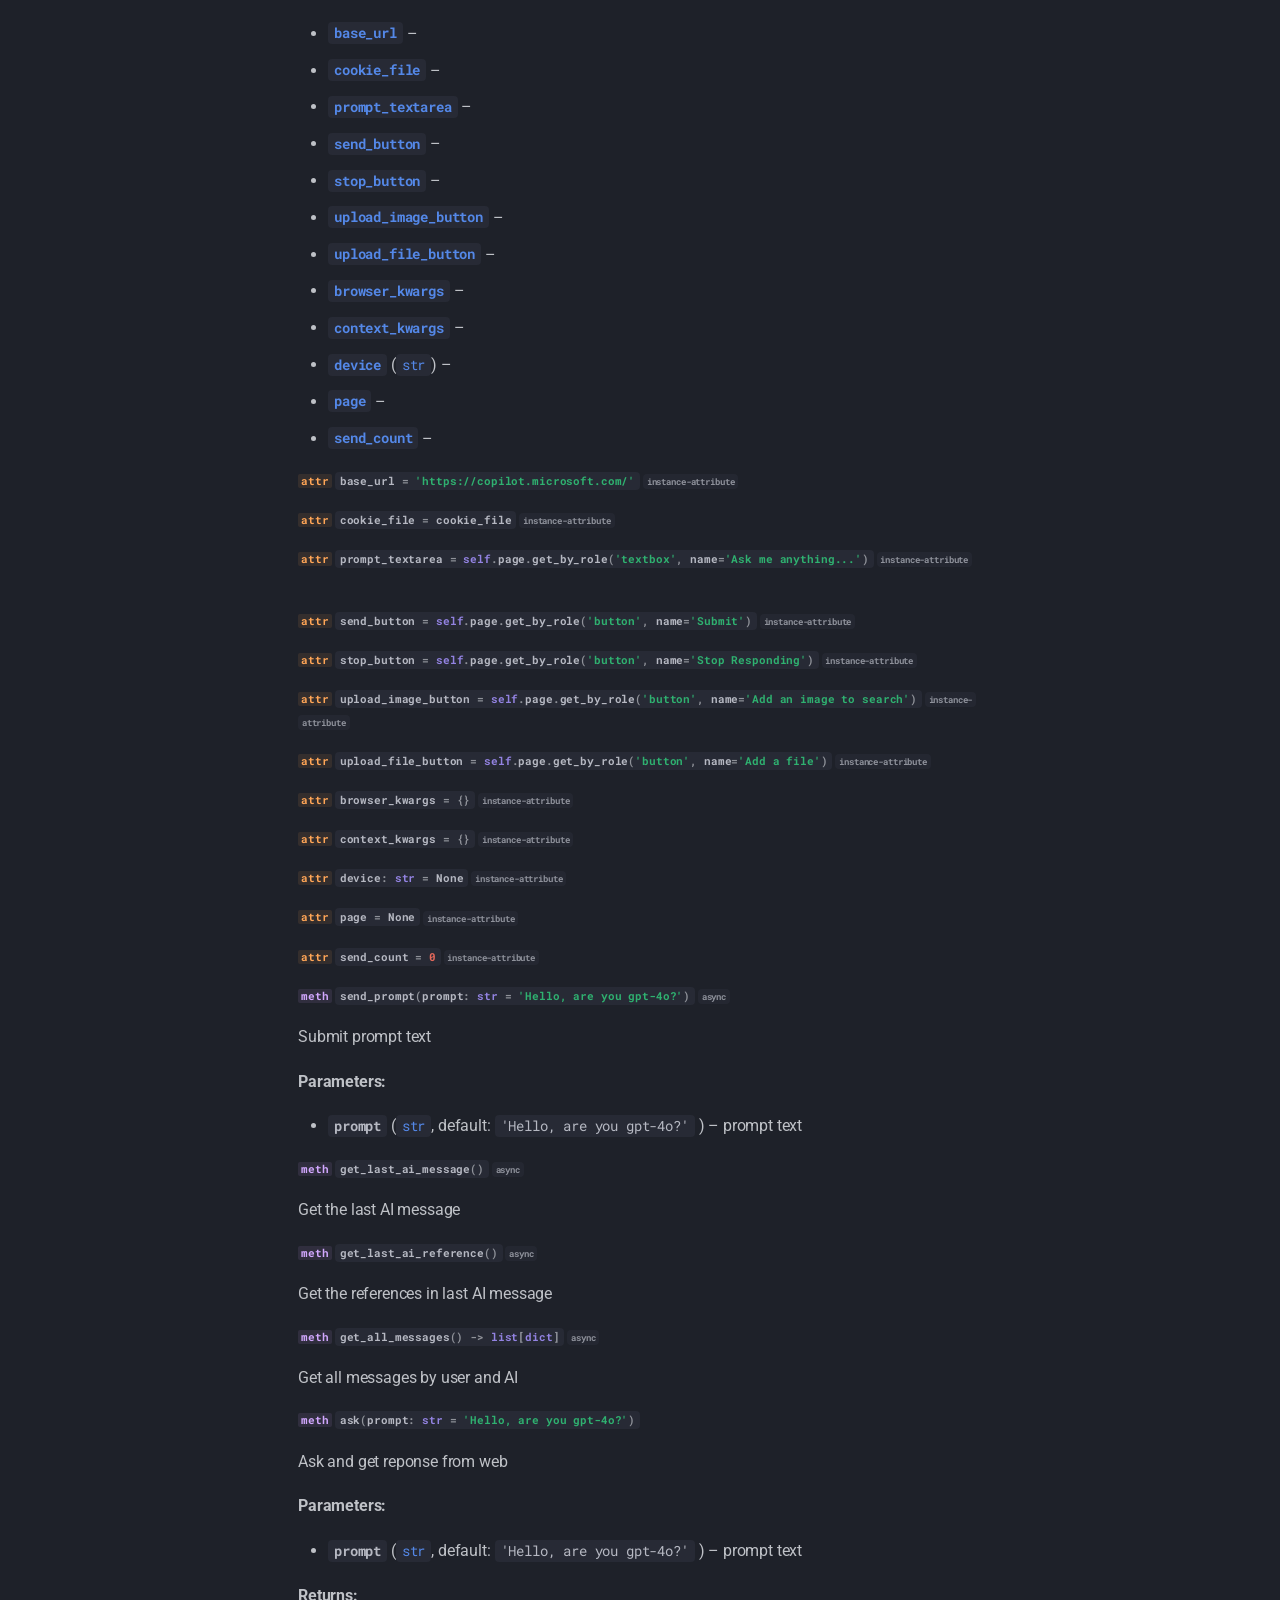
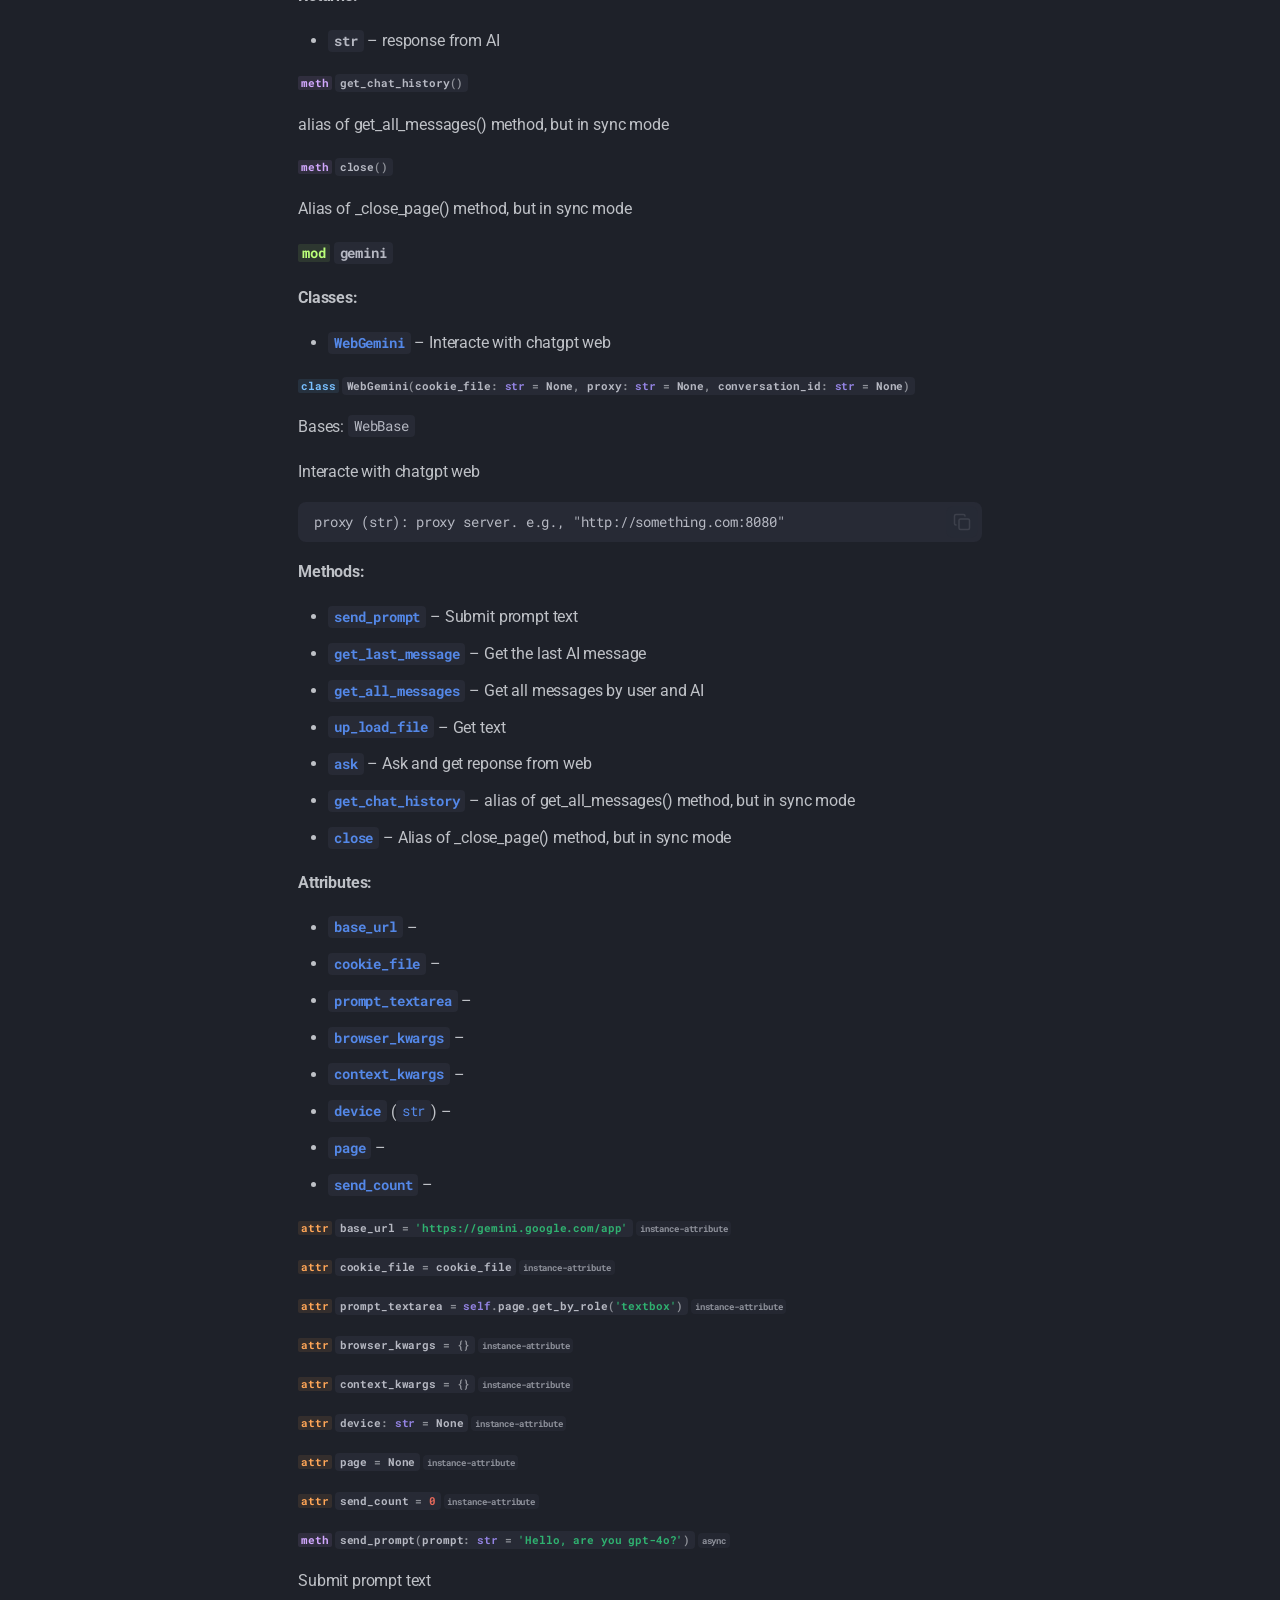
<file: llm_chat/index.html>
<!doctype html>
<html lang="en" class="no-js">
  <head>
    
      <meta charset="utf-8">
      <meta name="viewport" content="width=device-width,initial-scale=1">
      
      
        <meta name="author" content="C.Thang Nguyen">
      
      
      
        <link rel="prev" href="..">
      
      
        <link rel="next" href="../llm_langchain/">
      
      
        
      
      
      
      
        
        
        
          <link rel="icon" href="../_assets/image/one-note-128-o.png">
        
      
      <meta name="generator" content="mkdocs-1.6.1, mkdocs-materialx-10.2.2">
    
    
      
        <title>llm_chat - thml</title>
      
    
    
      <link rel="stylesheet" href="../assets/stylesheets/main.74d6c0ad.min.css">
      
        
        <link rel="stylesheet" href="../assets/stylesheets/palette.a45159b5.min.css">
      
    
    

    

    
      
    
    
      
        
        
        <link rel="preconnect" href="https://fonts.gstatic.com" crossorigin>
        <link rel="stylesheet" href="https://fonts.googleapis.com/css?family=Roboto:300,300i,400,400i,700,700i%7CRoboto+Mono:400,400i,700,700i&display=fallback">
        <style>:root{--md-text-font:"Roboto";--md-code-font:"Roboto Mono"}</style>
      
    
    
      <link rel="stylesheet" href="../assets/_mkdocstrings.css">
    
      <link rel="stylesheet" href="../_assets/extra_theme/css/full_width.css">
    
      <link rel="stylesheet" href="../_assets/extra_theme/css/font_size.css">
    
    <script>__md_scope=new URL("..",location),__md_hash=e=>[...e].reduce(((e,_)=>(e<<5)-e+_.charCodeAt(0)),0),__md_get=(e,_=localStorage,t=__md_scope)=>JSON.parse(_.getItem(t.pathname+"."+e)),__md_set=(e,_,t=localStorage,a=__md_scope)=>{try{t.setItem(a.pathname+"."+e,JSON.stringify(_))}catch(e){}}</script>
    
      
  


  
  

<script id="__analytics">function __md_analytics(){function e(){dataLayer.push(arguments)}window.dataLayer=window.dataLayer||[],e("js",new Date),e("config","G-QM7DWGY7ZT"),document.addEventListener("DOMContentLoaded",(function(){document.forms.search&&document.forms.search.query.addEventListener("blur",(function(){this.value&&e("event","search",{search_term:this.value})}));document$.subscribe((function(){var t=document.forms.feedback;if(void 0!==t)for(var a of t.querySelectorAll("[type=submit]"))a.addEventListener("click",(function(a){a.preventDefault();var n=document.location.pathname,d=this.getAttribute("data-md-value");e("event","feedback",{page:n,data:d}),t.firstElementChild.disabled=!0;var r=t.querySelector(".md-feedback__note [data-md-value='"+d+"']");r&&(r.hidden=!1)})),t.hidden=!1})),location$.subscribe((function(t){e("config","G-QM7DWGY7ZT",{page_path:t.pathname})}))}));var t=document.createElement("script");t.async=!0,t.src="https://www.googletagmanager.com/gtag/js?id=G-QM7DWGY7ZT",document.getElementById("__analytics").insertAdjacentElement("afterEnd",t)}</script>
  
    <script>"undefined"!=typeof __md_analytics&&__md_analytics()</script>
  

    
    
  </head>
  
  
  
  
    
    
    
    
    
    <body dir="ltr" data-md-color-scheme="slate" data-md-color-primary="indigo" data-md-color-accent="indigo" data-mx-topbar="glass">
  
    
    <input class="md-toggle" data-md-toggle="drawer" type="checkbox" id="__drawer" autocomplete="off">
    <input class="md-toggle" data-md-toggle="toc" type="checkbox" id="__toc" autocomplete="off">
    <input class="md-toggle" data-md-toggle="search" type="checkbox" id="__search" autocomplete="off">
    <label class="md-overlay" for="__drawer"></label>
    <label class="md-overlay" for="__toc"></label>
    <div data-md-component="skip">
      
        
        <a href="#thml.llm_chat" class="md-skip">
          Skip to content
        </a>
      
    </div>
    <div data-md-component="announce">
      
    </div>
    
    
      

  

<header class="md-header md-header--shadow" data-md-component="header">
  <nav class="md-header__inner md-grid" aria-label="Header">
    <a href=".." title="thml" class="md-header__button md-logo" aria-label="thml" data-md-component="logo">
      
  <img src="../_assets/image/one-note-128-o.png" alt="logo">

    </a>
    <label class="md-header__button md-icon" for="__drawer">
      
      <svg xmlns="http://www.w3.org/2000/svg" viewBox="0 0 24 24"><path d="M3 6h18v2H3zm0 5h18v2H3zm0 5h18v2H3z"/></svg>
    </label>
    <div class="md-header__title" data-md-component="header-title">
      <div class="md-header__ellipsis">
        <div class="md-header__topic">
          <span class="md-ellipsis">
            thml
          </span>
        </div>
        <div class="md-header__topic" data-md-component="header-topic">
          <span class="md-ellipsis">
            
              llm_chat
            
          </span>
        </div>
      </div>
    </div>
    
      
<nav class="md-tabs" aria-label="Tabs" data-md-component="tabs">
  <div class="md-grid">
    <ul class="md-tabs__list">
      
        
  
  
  
  
    <li class="md-tabs__item">
      <a href="http://thangckt.github.io" class="md-tabs__link">
        
  
  
    
  
  home

      </a>
    </li>
  

      
        
  
  
  
  
    <li class="md-tabs__item">
      <a href="http://thangckt.github.io/alff" class="md-tabs__link">
        
  
  
    
  
  alff

      </a>
    </li>
  

      
        
  
  
  
  
    <li class="md-tabs__item">
      <a href="http://thangckt.github.io/thkit" class="md-tabs__link">
        
  
  
    
  
  thkit

      </a>
    </li>
  

      
        
  
  
  
  
    <li class="md-tabs__item">
      <a href="http://thangckt.github.io/asext" class="md-tabs__link">
        
  
  
    
  
  asext

      </a>
    </li>
  

      
        
  
  
  
  
    <li class="md-tabs__item">
      <a href="http://thangckt.github.io/thmd" class="md-tabs__link">
        
  
  
    
  
  thmd

      </a>
    </li>
  

      
        
  
  
  
    
  
  
    
    
      <li class="md-tabs__item md-tabs__item--active">
        <a href=".." class="md-tabs__link">
          
  
  
    
  
  thml

        </a>
      </li>
    
  

      
        
  
  
  
  
    <li class="md-tabs__item">
      <a href="http://thangckt.github.io/molbuilder" class="md-tabs__link">
        
  
  
    
  
  molbuilder

      </a>
    </li>
  

      
    </ul>
  </div>
</nav>
    
    
      
    
    
    
    
      
      
        <label class="md-header__button md-icon" for="__search">
          
          <svg xmlns="http://www.w3.org/2000/svg" viewBox="0 0 24 24"><path d="M10.25 2a8.25 8.25 0 0 1 6.34 13.53l5.69 5.69a.749.749 0 0 1-.326 1.275.75.75 0 0 1-.734-.215l-5.69-5.69A8.25 8.25 0 1 1 10.25 2M3.5 10.25a6.75 6.75 0 1 0 13.5 0 6.75 6.75 0 0 0-13.5 0"/></svg>
        </label>
        <div class="md-search" data-md-component="search" role="dialog">
  <label class="md-search__overlay" for="__search"></label>
  <div class="md-search__inner" role="search">
    <form class="md-search__form" name="search">
      <input type="text" class="md-search__input" name="query" aria-label="Search" placeholder="Search" autocapitalize="off" autocorrect="off" autocomplete="off" spellcheck="false" data-md-component="search-query" required>
      <label class="md-search__icon md-icon" for="__search">
        
        <svg xmlns="http://www.w3.org/2000/svg" viewBox="0 0 24 24"><path d="M10.25 2a8.25 8.25 0 0 1 6.34 13.53l5.69 5.69a.749.749 0 0 1-.326 1.275.75.75 0 0 1-.734-.215l-5.69-5.69A8.25 8.25 0 1 1 10.25 2M3.5 10.25a6.75 6.75 0 1 0 13.5 0 6.75 6.75 0 0 0-13.5 0"/></svg>
        
        <svg xmlns="http://www.w3.org/2000/svg" viewBox="0 0 24 24"><path d="M20 11v2H8l5.5 5.5-1.42 1.42L4.16 12l7.92-7.92L13.5 5.5 8 11z"/></svg>
      </label>
      <nav class="md-search__options" aria-label="Search">
        
        <button type="reset" class="md-search__icon md-icon" title="Clear" aria-label="Clear" tabindex="-1">
          
          <svg xmlns="http://www.w3.org/2000/svg" viewBox="0 0 24 24"><path d="M19 6.41 17.59 5 12 10.59 6.41 5 5 6.41 10.59 12 5 17.59 6.41 19 12 13.41 17.59 19 19 17.59 13.41 12z"/></svg>
        </button>
      </nav>
      
        <div class="md-search__suggest" data-md-component="search-suggest"></div>
      
    </form>
    <div class="md-search__output">
      <div class="md-search__scrollwrap" tabindex="0">
        <div class="md-search-result md-search-result--pagefind" data-md-component="search-result">
          <div class="md-search-result__meta">
            Initializing search
          </div>
          <ol class="md-search-result__list" role="presentation"></ol>
        </div>
      </div>
    </div>
  </div>
</div>
      
    
    
  </nav>
  
</header>
    
    <div class="md-container" data-md-component="container">
      
      
        
      
      <main class="md-main" data-md-component="main">
        <div class="md-main__inner md-grid">
          
            
              
              <div class="md-sidebar md-sidebar--primary" data-md-component="sidebar" data-md-type="navigation" >
                <div class="md-sidebar__scrollwrap">
                  <div class="md-sidebar__inner">
                    


  


<nav class="md-nav md-nav--primary md-nav--lifted" aria-label="Navigation" data-md-level="0">
  <label class="md-nav__title" for="__drawer">
    <a href=".." title="thml" class="md-nav__button md-logo" aria-label="thml" data-md-component="logo">
      
  <img src="../_assets/image/one-note-128-o.png" alt="logo">

    </a>
    thml
  </label>
  
  <ul class="md-nav__list">
    
      
      
  
  
  
  
    <li class="md-nav__item">
      <a href="http://thangckt.github.io" class="md-nav__link">
        
  
  
  <span class="md-ellipsis">
    
  
    home
  

    
  </span>
  
  

      </a>
    </li>
  

    
      
      
  
  
  
  
    <li class="md-nav__item">
      <a href="http://thangckt.github.io/alff" class="md-nav__link">
        
  
  
  <span class="md-ellipsis">
    
  
    alff
  

    
  </span>
  
  

      </a>
    </li>
  

    
      
      
  
  
  
  
    <li class="md-nav__item">
      <a href="http://thangckt.github.io/thkit" class="md-nav__link">
        
  
  
  <span class="md-ellipsis">
    
  
    thkit
  

    
  </span>
  
  

      </a>
    </li>
  

    
      
      
  
  
  
  
    <li class="md-nav__item">
      <a href="http://thangckt.github.io/asext" class="md-nav__link">
        
  
  
  <span class="md-ellipsis">
    
  
    asext
  

    
  </span>
  
  

      </a>
    </li>
  

    
      
      
  
  
  
  
    <li class="md-nav__item">
      <a href="http://thangckt.github.io/thmd" class="md-nav__link">
        
  
  
  <span class="md-ellipsis">
    
  
    thmd
  

    
  </span>
  
  

      </a>
    </li>
  

    
      
      
  
  
    
  
  
  
    
    
      
        
          
        
      
        
      
        
      
        
      
        
      
        
      
        
      
    
    
    
      
        
        
      
      
    
    
    <li class="md-nav__item md-nav__item--active md-nav__item--section md-nav__item--nested">
      
        
        
        <input class="md-nav__toggle md-toggle " type="checkbox" id="__nav_6" checked>
        
          
          <div class="md-nav__link md-nav__container">
            <a href=".." class="md-nav__link ">
              
  
  
  <span class="md-ellipsis">
    
  
    thml
  

    
  </span>
  
  

            </a>
            
              
              <label class="md-nav__link " for="__nav_6" id="__nav_6_label" tabindex="">
                <span class="md-nav__icon md-icon"></span>
              </label>
            
          </div>
        
        <nav class="md-nav" data-md-level="1" aria-labelledby="__nav_6_label" aria-expanded="true">
          <label class="md-nav__title" for="__nav_6">
            <span class="md-nav__icon md-icon"></span>
            
  
    thml
  

          </label>
          <ul class="md-nav__list">
            
              
            
              
                
  
  
    
  
  
  
    <li class="md-nav__item md-nav__item--active">
      
      <input class="md-nav__toggle md-toggle" type="checkbox" id="__toc">
      
      
      
        <label class="md-nav__link md-nav__link--active" for="__toc">
          
  
  
  <span class="md-ellipsis">
    
  
    llm_chat
  

    
  </span>
  
  

          <span class="md-nav__icon md-icon"></span>
        </label>
      
      <a href="./" class="md-nav__link md-nav__link--active">
        
  
  
  <span class="md-ellipsis">
    
  
    llm_chat
  

    
  </span>
  
  

      </a>
      
        

<nav class="md-nav md-nav--secondary" aria-label="Table of contents">
  
  
  
  
    <label class="md-nav__title" for="__toc">
      <span class="md-nav__icon md-icon"></span>
      Table of contents
    </label>
    <ul class="md-nav__list" data-md-component="toc">
      
        <li class="md-nav__item">
  <a href="#thml.llm_chat" class="md-nav__link">
    <span class="md-ellipsis">
      
        <code class="doc-symbol doc-symbol-toc doc-symbol-module"></code>&nbsp;llm_chat
      
    </span>
  </a>
  
    <nav class="md-nav" aria-label=" llm_chat">
      <ul class="md-nav__list">
        
          <li class="md-nav__item">
  <a href="#thml.llm_chat.post_api" class="md-nav__link">
    <span class="md-ellipsis">
      
        <code class="doc-symbol doc-symbol-toc doc-symbol-module"></code>&nbsp;post_api
      
    </span>
  </a>
  
    <nav class="md-nav" aria-label=" post_api">
      <ul class="md-nav__list">
        
          <li class="md-nav__item">
  <a href="#thml.llm_chat.post_api.chat_google" class="md-nav__link">
    <span class="md-ellipsis">
      
        <code class="doc-symbol doc-symbol-toc doc-symbol-module"></code>&nbsp;chat_google
      
    </span>
  </a>
  
</li>
        
          <li class="md-nav__item">
  <a href="#thml.llm_chat.post_api.chat_gpt4free" class="md-nav__link">
    <span class="md-ellipsis">
      
        <code class="doc-symbol doc-symbol-toc doc-symbol-module"></code>&nbsp;chat_gpt4free
      
    </span>
  </a>
  
</li>
        
          <li class="md-nav__item">
  <a href="#thml.llm_chat.post_api.chat_openai" class="md-nav__link">
    <span class="md-ellipsis">
      
        <code class="doc-symbol doc-symbol-toc doc-symbol-module"></code>&nbsp;chat_openai
      
    </span>
  </a>
  
</li>
        
      </ul>
    </nav>
  
</li>
        
          <li class="md-nav__item">
  <a href="#thml.llm_chat.web_playwright" class="md-nav__link">
    <span class="md-ellipsis">
      
        <code class="doc-symbol doc-symbol-toc doc-symbol-module"></code>&nbsp;web_playwright
      
    </span>
  </a>
  
    <nav class="md-nav" aria-label=" web_playwright">
      <ul class="md-nav__list">
        
          <li class="md-nav__item">
  <a href="#thml.llm_chat.web_playwright.chatgpt" class="md-nav__link">
    <span class="md-ellipsis">
      
        <code class="doc-symbol doc-symbol-toc doc-symbol-module"></code>&nbsp;chatgpt
      
    </span>
  </a>
  
</li>
        
          <li class="md-nav__item">
  <a href="#thml.llm_chat.web_playwright.claude" class="md-nav__link">
    <span class="md-ellipsis">
      
        <code class="doc-symbol doc-symbol-toc doc-symbol-module"></code>&nbsp;claude
      
    </span>
  </a>
  
</li>
        
          <li class="md-nav__item">
  <a href="#thml.llm_chat.web_playwright.copilot_playwright" class="md-nav__link">
    <span class="md-ellipsis">
      
        <code class="doc-symbol doc-symbol-toc doc-symbol-module"></code>&nbsp;copilot_playwright
      
    </span>
  </a>
  
</li>
        
          <li class="md-nav__item">
  <a href="#thml.llm_chat.web_playwright.gemini" class="md-nav__link">
    <span class="md-ellipsis">
      
        <code class="doc-symbol doc-symbol-toc doc-symbol-module"></code>&nbsp;gemini
      
    </span>
  </a>
  
</li>
        
          <li class="md-nav__item">
  <a href="#thml.llm_chat.web_playwright.llama" class="md-nav__link">
    <span class="md-ellipsis">
      
        <code class="doc-symbol doc-symbol-toc doc-symbol-module"></code>&nbsp;llama
      
    </span>
  </a>
  
</li>
        
          <li class="md-nav__item">
  <a href="#thml.llm_chat.web_playwright.mistral" class="md-nav__link">
    <span class="md-ellipsis">
      
        <code class="doc-symbol doc-symbol-toc doc-symbol-module"></code>&nbsp;mistral
      
    </span>
  </a>
  
</li>
        
      </ul>
    </nav>
  
</li>
        
          <li class="md-nav__item">
  <a href="#thml.llm_chat.web_requests" class="md-nav__link">
    <span class="md-ellipsis">
      
        <code class="doc-symbol doc-symbol-toc doc-symbol-module"></code>&nbsp;web_requests
      
    </span>
  </a>
  
    <nav class="md-nav" aria-label=" web_requests">
      <ul class="md-nav__list">
        
          <li class="md-nav__item">
  <a href="#thml.llm_chat.web_requests.bing_copilot" class="md-nav__link">
    <span class="md-ellipsis">
      
        <code class="doc-symbol doc-symbol-toc doc-symbol-module"></code>&nbsp;bing_copilot
      
    </span>
  </a>
  
</li>
        
      </ul>
    </nav>
  
</li>
        
      </ul>
    </nav>
  
</li>
      
    </ul>
  
</nav>
      
    </li>
  

              
            
              
                
  
  
  
  
    <li class="md-nav__item">
      <a href="../llm_langchain/" class="md-nav__link">
        
  
  
  <span class="md-ellipsis">
    
  
    llm_langchain
  

    
  </span>
  
  

      </a>
    </li>
  

              
            
              
                
  
  
  
  
    <li class="md-nav__item">
      <a href="../rag/" class="md-nav__link">
        
  
  
  <span class="md-ellipsis">
    
  
    rag
  

    
  </span>
  
  

      </a>
    </li>
  

              
            
              
                
  
  
  
  
    
    
      
        
      
        
      
    
    
    
      
      
    
    
    <li class="md-nav__item md-nav__item--nested">
      
        
        
          
        
        <input class="md-nav__toggle md-toggle md-toggle--indeterminate" type="checkbox" id="__nav_6_5" >
        
          
          <label class="md-nav__link" for="__nav_6_5" id="__nav_6_5_label" tabindex="0">
            
  
  
  <span class="md-ellipsis">
    
  
    search
  

    
  </span>
  
  

            <span class="md-nav__icon md-icon"></span>
          </label>
        
        <nav class="md-nav" data-md-level="2" aria-labelledby="__nav_6_5_label" aria-expanded="false">
          <label class="md-nav__title" for="__nav_6_5">
            <span class="md-nav__icon md-icon"></span>
            
  
    search
  

          </label>
          <ul class="md-nav__list">
            
              
                
  
  
  
  
    <li class="md-nav__item">
      <a href="../search_jobs/" class="md-nav__link">
        
  
  
  <span class="md-ellipsis">
    
  
    Search jobs
  

    
  </span>
  
  

      </a>
    </li>
  

              
            
              
                
  
  
  
  
    <li class="md-nav__item">
      <a href="../search_news/" class="md-nav__link">
        
  
  
  <span class="md-ellipsis">
    
  
    Search news
  

    
  </span>
  
  

      </a>
    </li>
  

              
            
          </ul>
        </nav>
      
    </li>
  

              
            
              
                
  
  
  
  
    <li class="md-nav__item">
      <a href="../vid/" class="md-nav__link">
        
  
  
  <span class="md-ellipsis">
    
  
    vid
  

    
  </span>
  
  

      </a>
    </li>
  

              
            
              
                
  
  
  
  
    <li class="md-nav__item">
      <a href="../util/" class="md-nav__link">
        
  
  
  <span class="md-ellipsis">
    
  
    util
  

    
  </span>
  
  

      </a>
    </li>
  

              
            
          </ul>
        </nav>
      
    </li>
  

    
      
      
  
  
  
  
    <li class="md-nav__item">
      <a href="http://thangckt.github.io/molbuilder" class="md-nav__link">
        
  
  
  <span class="md-ellipsis">
    
  
    molbuilder
  

    
  </span>
  
  

      </a>
    </li>
  

    
  </ul>
</nav>
                  </div>
                </div>
              </div>
            
            
              
              <div class="md-sidebar md-sidebar--secondary" data-md-component="sidebar" data-md-type="toc" >
                <div class="md-sidebar__scrollwrap">
                  <div class="md-sidebar__inner">
                    

<nav class="md-nav md-nav--secondary" aria-label="Table of contents">
  
  
  
  
    <label class="md-nav__title" for="__toc">
      <span class="md-nav__icon md-icon"></span>
      Table of contents
    </label>
    <ul class="md-nav__list" data-md-component="toc">
      
        <li class="md-nav__item">
  <a href="#thml.llm_chat" class="md-nav__link">
    <span class="md-ellipsis">
      
        <code class="doc-symbol doc-symbol-toc doc-symbol-module"></code>&nbsp;llm_chat
      
    </span>
  </a>
  
    <nav class="md-nav" aria-label=" llm_chat">
      <ul class="md-nav__list">
        
          <li class="md-nav__item">
  <a href="#thml.llm_chat.post_api" class="md-nav__link">
    <span class="md-ellipsis">
      
        <code class="doc-symbol doc-symbol-toc doc-symbol-module"></code>&nbsp;post_api
      
    </span>
  </a>
  
    <nav class="md-nav" aria-label=" post_api">
      <ul class="md-nav__list">
        
          <li class="md-nav__item">
  <a href="#thml.llm_chat.post_api.chat_google" class="md-nav__link">
    <span class="md-ellipsis">
      
        <code class="doc-symbol doc-symbol-toc doc-symbol-module"></code>&nbsp;chat_google
      
    </span>
  </a>
  
</li>
        
          <li class="md-nav__item">
  <a href="#thml.llm_chat.post_api.chat_gpt4free" class="md-nav__link">
    <span class="md-ellipsis">
      
        <code class="doc-symbol doc-symbol-toc doc-symbol-module"></code>&nbsp;chat_gpt4free
      
    </span>
  </a>
  
</li>
        
          <li class="md-nav__item">
  <a href="#thml.llm_chat.post_api.chat_openai" class="md-nav__link">
    <span class="md-ellipsis">
      
        <code class="doc-symbol doc-symbol-toc doc-symbol-module"></code>&nbsp;chat_openai
      
    </span>
  </a>
  
</li>
        
      </ul>
    </nav>
  
</li>
        
          <li class="md-nav__item">
  <a href="#thml.llm_chat.web_playwright" class="md-nav__link">
    <span class="md-ellipsis">
      
        <code class="doc-symbol doc-symbol-toc doc-symbol-module"></code>&nbsp;web_playwright
      
    </span>
  </a>
  
    <nav class="md-nav" aria-label=" web_playwright">
      <ul class="md-nav__list">
        
          <li class="md-nav__item">
  <a href="#thml.llm_chat.web_playwright.chatgpt" class="md-nav__link">
    <span class="md-ellipsis">
      
        <code class="doc-symbol doc-symbol-toc doc-symbol-module"></code>&nbsp;chatgpt
      
    </span>
  </a>
  
</li>
        
          <li class="md-nav__item">
  <a href="#thml.llm_chat.web_playwright.claude" class="md-nav__link">
    <span class="md-ellipsis">
      
        <code class="doc-symbol doc-symbol-toc doc-symbol-module"></code>&nbsp;claude
      
    </span>
  </a>
  
</li>
        
          <li class="md-nav__item">
  <a href="#thml.llm_chat.web_playwright.copilot_playwright" class="md-nav__link">
    <span class="md-ellipsis">
      
        <code class="doc-symbol doc-symbol-toc doc-symbol-module"></code>&nbsp;copilot_playwright
      
    </span>
  </a>
  
</li>
        
          <li class="md-nav__item">
  <a href="#thml.llm_chat.web_playwright.gemini" class="md-nav__link">
    <span class="md-ellipsis">
      
        <code class="doc-symbol doc-symbol-toc doc-symbol-module"></code>&nbsp;gemini
      
    </span>
  </a>
  
</li>
        
          <li class="md-nav__item">
  <a href="#thml.llm_chat.web_playwright.llama" class="md-nav__link">
    <span class="md-ellipsis">
      
        <code class="doc-symbol doc-symbol-toc doc-symbol-module"></code>&nbsp;llama
      
    </span>
  </a>
  
</li>
        
          <li class="md-nav__item">
  <a href="#thml.llm_chat.web_playwright.mistral" class="md-nav__link">
    <span class="md-ellipsis">
      
        <code class="doc-symbol doc-symbol-toc doc-symbol-module"></code>&nbsp;mistral
      
    </span>
  </a>
  
</li>
        
      </ul>
    </nav>
  
</li>
        
          <li class="md-nav__item">
  <a href="#thml.llm_chat.web_requests" class="md-nav__link">
    <span class="md-ellipsis">
      
        <code class="doc-symbol doc-symbol-toc doc-symbol-module"></code>&nbsp;web_requests
      
    </span>
  </a>
  
    <nav class="md-nav" aria-label=" web_requests">
      <ul class="md-nav__list">
        
          <li class="md-nav__item">
  <a href="#thml.llm_chat.web_requests.bing_copilot" class="md-nav__link">
    <span class="md-ellipsis">
      
        <code class="doc-symbol doc-symbol-toc doc-symbol-module"></code>&nbsp;bing_copilot
      
    </span>
  </a>
  
</li>
        
      </ul>
    </nav>
  
</li>
        
      </ul>
    </nav>
  
</li>
      
    </ul>
  
</nav>
                  </div>
                </div>
              </div>
            
          
          
            <div class="md-content" data-md-component="content">
              
              
              
              <article class="md-content__inner md-typeset" data-pagefind-body>
                
                  

  <h1>llm_chat</h1>

<div class="doc doc-object doc-module">



<h2 id="thml.llm_chat" class="doc doc-heading">
<code class="doc-symbol doc-symbol-heading doc-symbol-module"></code>            <code>thml.llm_chat</code>


<a href="#thml.llm_chat" class="headerlink" title="Permanent link">¤</a></h2>

    <div class="doc doc-contents first">

        <p>This module contains the chatbot classes and methods to work with text generation models.</p>

          





<p><span class="doc-section-title">Modules:</span></p>
    <ul>
        <li class="doc-section-item field-body">
          <b><code><a class="autorefs autorefs-internal" title="            post_api (thml.llm_chat.post_api)" href="#thml.llm_chat.post_api">post_api</a></code></b>
          –
          <div class="doc-md-description">
            <p>This module contains the chatbot classes and methods to work with text generation models.</p>
          </div>
        </li>
        <li class="doc-section-item field-body">
          <b><code><a class="autorefs autorefs-internal" title="            web_playwright (thml.llm_chat.web_playwright)" href="#thml.llm_chat.web_playwright">web_playwright</a></code></b>
          –
          <div class="doc-md-description">
            
          </div>
        </li>
        <li class="doc-section-item field-body">
          <b><code><a class="autorefs autorefs-internal" title="            web_requests (thml.llm_chat.web_requests)" href="#thml.llm_chat.web_requests">web_requests</a></code></b>
          –
          <div class="doc-md-description">
            
          </div>
        </li>
    </ul>











<div class="doc doc-children">











<div class="doc doc-object doc-module">



<h3 id="thml.llm_chat.post_api" class="doc doc-heading">
<code class="doc-symbol doc-symbol-heading doc-symbol-module"></code>            <code>post_api</code>


<a href="#thml.llm_chat.post_api" class="headerlink" title="Permanent link">¤</a></h3>

    <div class="doc doc-contents ">

        <p>This module contains the chatbot classes and methods to work with text generation models.</p>

          





<p><span class="doc-section-title">Modules:</span></p>
    <ul>
        <li class="doc-section-item field-body">
          <b><code><a class="autorefs autorefs-internal" title="            chat_google (thml.llm_chat.post_api.chat_google)" href="#thml.llm_chat.post_api.chat_google">chat_google</a></code></b>
          –
          <div class="doc-md-description">
            <p>Build a chatbot using Google's Gemini API</p>
          </div>
        </li>
        <li class="doc-section-item field-body">
          <b><code><a class="autorefs autorefs-internal" title="            chat_gpt4free (thml.llm_chat.post_api.chat_gpt4free)" href="#thml.llm_chat.post_api.chat_gpt4free">chat_gpt4free</a></code></b>
          –
          <div class="doc-md-description">
            
          </div>
        </li>
        <li class="doc-section-item field-body">
          <b><code><a class="autorefs autorefs-internal" title="            chat_openai (thml.llm_chat.post_api.chat_openai)" href="#thml.llm_chat.post_api.chat_openai">chat_openai</a></code></b>
          –
          <div class="doc-md-description">
            <p>Using chatGPT API to build a chatbot</p>
          </div>
        </li>
    </ul>











<div class="doc doc-children">











<div class="doc doc-object doc-module">



<h4 id="thml.llm_chat.post_api.chat_google" class="doc doc-heading">
<code class="doc-symbol doc-symbol-heading doc-symbol-module"></code>            <code>chat_google</code>


<a href="#thml.llm_chat.post_api.chat_google" class="headerlink" title="Permanent link">¤</a></h4>

    <div class="doc doc-contents ">

        <p>Build a chatbot using Google's Gemini API</p>
<p>REF:
- Python API: <a href="https://ai.google.dev/tutorials/python_quickstart">https://ai.google.dev/tutorials/python_quickstart</a>
- Prompt examples: <a href="https://ai.google.dev/docs/prompt_best_practices">https://ai.google.dev/docs/prompt_best_practices</a>
- Palm vs Gemini: <a href="https://ai.google.dev/docs/migration_guide">https://ai.google.dev/docs/migration_guide</a></p>

          









<p><span class="doc-section-title">Classes:</span></p>
    <ul>
        <li class="doc-section-item field-body">
          <b><code><a class="autorefs autorefs-internal" title="              Google(api_key=None, **kwargs) (thml.llm_chat.post_api.chat_google.Google)" href="#thml.llm_chat.post_api.chat_google.Google">Google</a></code></b>
          –
          <div class="doc-md-description">
            <p>Class for chatbot using Google's Gemini API via <a href="https://ai.google.dev/tutorials/python_quickstart">google.generativeai</a> package</p>
          </div>
        </li>
    </ul>







<div class="doc doc-children">









<div class="doc doc-object doc-class">



<h5 id="thml.llm_chat.post_api.chat_google.Google" class="doc doc-heading">
<code class="doc-symbol doc-symbol-heading doc-symbol-class"></code>              <code class="highlight language-python"><span class="n">Google</span><span class="p">(</span><span class="n">api_key</span><span class="o">=</span><span class="kc">None</span><span class="p">,</span> <span class="o">**</span><span class="n">kwargs</span><span class="p">)</span></code>

<a href="#thml.llm_chat.post_api.chat_google.Google" class="headerlink" title="Permanent link">¤</a></h5>


    <div class="doc doc-contents ">



        <p>Class for chatbot using Google's Gemini API via <a href="https://ai.google.dev/tutorials/python_quickstart">google.generativeai</a> package</p>


<p><span class="doc-section-title">Parameters:</span></p>
    <ul>
        <li class="doc-section-item field-body">
            <b><code>api_key</code></b>
              (<code><a class="autorefs autorefs-external" href="https://docs.python.org/3/builtins/stdtypes.html#str">str</a></code>, default:
                  <code>None</code>
)
          –
          <div class="doc-md-description">
            <p>The OpenAI API key.</p>
          </div>
        </li>
    </ul>


<p><span class="doc-section-title">Other Parameters:</span></p>
    <ul>
        <li class="doc-section-item field-body">
          <b><code>model</code></b>
              (<code>str = &#39;gemini-pro&#39;</code>)
          –
          <div class="doc-md-description">
            <p>The model to use for the chat client.</p>
          </div>
        </li>
        <li class="doc-section-item field-body">
          <b><code>temperature</code></b>
              (<code>float = 0.7</code>)
          –
          <div class="doc-md-description">
            <p>The temperature to use for the chat client.</p>
          </div>
        </li>
        <li class="doc-section-item field-body">
          <b><code>top_p</code></b>
              (<code>float = 1</code>)
          –
          <div class="doc-md-description">
            <p>An alternative to sampling with temperature.</p>
          </div>
        </li>
        <li class="doc-section-item field-body">
          <b><code>max_tokens</code></b>
              (<code>int = 8096</code>)
          –
          <div class="doc-md-description">
            <p>The maximum number of tokens to generate in the response.</p>
          </div>
        </li>
    </ul>

          











<p><span class="doc-section-title">Methods:</span></p>
    <ul>
          <li class="doc-section-item field-body">
            <b><code><a class="autorefs autorefs-internal" title="            ask(prompt='hello my friend') (thml.llm_chat.post_api.chat_google.Google.ask)" href="#thml.llm_chat.post_api.chat_google.Google.ask">ask</a></code></b>
            –
            <div class="doc-md-description">
              <p>Ask Google Gemini a question and return the answer.</p>
            </div>
          </li>
    </ul>




<p><span class="doc-section-title">Attributes:</span></p>
    <ul>
        <li class="doc-section-item field-body">
          <b><code><a class="autorefs autorefs-internal" title="            avail_models = avail_models

  
      instance-attribute
   (thml.llm_chat.post_api.chat_google.Google.avail_models)" href="#thml.llm_chat.post_api.chat_google.Google.avail_models">avail_models</a></code></b>
          –
          <div class="doc-md-description">
            
          </div>
        </li>
        <li class="doc-section-item field-body">
          <b><code><a class="autorefs autorefs-internal" title="            params = kwargs

  
      instance-attribute
   (thml.llm_chat.post_api.chat_google.Google.params)" href="#thml.llm_chat.post_api.chat_google.Google.params">params</a></code></b>
          –
          <div class="doc-md-description">
            
          </div>
        </li>
    </ul>




<div class="doc doc-children">







<div class="doc doc-object doc-attribute">



<h6 id="thml.llm_chat.post_api.chat_google.Google.avail_models" class="doc doc-heading">
<code class="doc-symbol doc-symbol-heading doc-symbol-attribute"></code>            <code class="highlight language-python"><span class="n">avail_models</span> <span class="o">=</span> <span class="n">avail_models</span></code>

  <span class="doc doc-labels">
      <small class="doc doc-label doc-label-instance-attribute"><code>instance-attribute</code></small>
  </span>

<a href="#thml.llm_chat.post_api.chat_google.Google.avail_models" class="headerlink" title="Permanent link">¤</a></h6>


    <div class="doc doc-contents ">

          
    </div>

</div>

<div class="doc doc-object doc-attribute">



<h6 id="thml.llm_chat.post_api.chat_google.Google.params" class="doc doc-heading">
<code class="doc-symbol doc-symbol-heading doc-symbol-attribute"></code>            <code class="highlight language-python"><span class="n">params</span> <span class="o">=</span> <span class="n">kwargs</span></code>

  <span class="doc doc-labels">
      <small class="doc doc-label doc-label-instance-attribute"><code>instance-attribute</code></small>
  </span>

<a href="#thml.llm_chat.post_api.chat_google.Google.params" class="headerlink" title="Permanent link">¤</a></h6>


    <div class="doc doc-contents ">

          
    </div>

</div>




<div class="doc doc-object doc-function">


<h6 id="thml.llm_chat.post_api.chat_google.Google.ask" class="doc doc-heading">
<code class="doc-symbol doc-symbol-heading doc-symbol-method"></code>            <code class="highlight language-python"><span class="n">ask</span><span class="p">(</span><span class="n">prompt</span><span class="o">=</span><span class="s1">'hello my friend'</span><span class="p">)</span></code>

<a href="#thml.llm_chat.post_api.chat_google.Google.ask" class="headerlink" title="Permanent link">¤</a></h6>


    <div class="doc doc-contents ">

        <p>Ask Google Gemini a question and return the answer.</p>


<p><span class="doc-section-title">Parameters:</span></p>
    <ul>
        <li class="doc-section-item field-body">
            <b><code>prompt</code></b>
              (<code><a class="autorefs autorefs-external" href="https://docs.python.org/3/builtins/stdtypes.html#str">str</a></code>, default:
                  <code>&#39;hello my friend&#39;</code>
)
          –
          <div class="doc-md-description">
            <p>The question or prompt to ask the chatbot.</p>
          </div>
        </li>
    </ul>


<p><span class="doc-section-title">Returns:</span></p>
    <ul>
        <li class="doc-section-item field-body">
<b><code>text</code></b> (              <code><a class="autorefs autorefs-external" href="https://docs.python.org/3/builtins/stdtypes.html#str">str</a></code>
)          –
          <div class="doc-md-description">
            <p>The answer to the question.</p>
          </div>
        </li>
    </ul>

          

    </div>

</div>



  </div>

    </div>

</div>




  </div>

    </div>

</div>

<div class="doc doc-object doc-module">



<h4 id="thml.llm_chat.post_api.chat_gpt4free" class="doc doc-heading">
<code class="doc-symbol doc-symbol-heading doc-symbol-module"></code>            <code>chat_gpt4free</code>


<a href="#thml.llm_chat.post_api.chat_gpt4free" class="headerlink" title="Permanent link">¤</a></h4>

    <div class="doc doc-contents ">

          









<p><span class="doc-section-title">Classes:</span></p>
    <ul>
        <li class="doc-section-item field-body">
          <b><code><a class="autorefs autorefs-internal" title="              FreeChat(**kwargs: Any) (thml.llm_chat.post_api.chat_gpt4free.FreeChat)" href="#thml.llm_chat.post_api.chat_gpt4free.FreeChat">FreeChat</a></code></b>
          –
          <div class="doc-md-description">
            <p>Class for chatbot using reverse enginerring models.</p>
          </div>
        </li>
        <li class="doc-section-item field-body">
          <b><code><a class="autorefs autorefs-internal" title="              FreeImage() (thml.llm_chat.post_api.chat_gpt4free.FreeImage)" href="#thml.llm_chat.post_api.chat_gpt4free.FreeImage">FreeImage</a></code></b>
          –
          <div class="doc-md-description">
            <p>Class for image generation using reverse-enginered models.</p>
          </div>
        </li>
    </ul>







<div class="doc doc-children">









<div class="doc doc-object doc-class">



<h5 id="thml.llm_chat.post_api.chat_gpt4free.FreeChat" class="doc doc-heading">
<code class="doc-symbol doc-symbol-heading doc-symbol-class"></code>              <code class="highlight language-python"><span class="n">FreeChat</span><span class="p">(</span><span class="o">**</span><span class="n">kwargs</span><span class="p">:</span> <span class="n">Any</span><span class="p">)</span></code>

<a href="#thml.llm_chat.post_api.chat_gpt4free.FreeChat" class="headerlink" title="Permanent link">¤</a></h5>


    <div class="doc doc-contents ">
            <p class="doc doc-class-bases">
              Bases: <code><span title="thml.llm_chat.post_api.chat_gpt4free._Base">_Base</span></code></p>



        <p>Class for chatbot using reverse enginerring models.</p>


<p><span class="doc-section-title">Other Parameters:</span></p>
    <ul>
        <li class="doc-section-item field-body">
          <b><code>provider</code></b>
              (<code>str = None</code>)
          –
          <div class="doc-md-description">
            <p>The provider of the model. If None, the best provider will be used.</p>
          </div>
        </li>
        <li class="doc-section-item field-body">
          <b><code>api_key</code></b>
              (<code>str = None</code>)
          –
          <div class="doc-md-description">
            <p>The API key for the provider.</p>
          </div>
        </li>
        <li class="doc-section-item field-body">
          <b><code>model</code></b>
              (<code>str = &#39;gpt-4&#39;</code>)
          –
          <div class="doc-md-description">
            <p>The model to use.</p>
          </div>
        </li>
        <li class="doc-section-item field-body">
          <b><code>temperature</code></b>
              (<code>float = 0.7</code>)
          –
          <div class="doc-md-description">
            <p>The temperature of the model.</p>
          </div>
        </li>
        <li class="doc-section-item field-body">
          <b><code>top_p</code></b>
              (<code>float = 1</code>)
          –
          <div class="doc-md-description">
            <p>The top_p of the model.</p>
          </div>
        </li>
        <li class="doc-section-item field-body">
          <b><code>max_tokens</code></b>
              (<code>int = 8096</code>)
          –
          <div class="doc-md-description">
            <p>The max tokens of the model.</p>
          </div>
        </li>
        <li class="doc-section-item field-body">
          <b><code>system_prompt</code></b>
              (<code>str = &#39;&#39;</code>)
          –
          <div class="doc-md-description">
            <p>The system prompt of the model.</p>
          </div>
        </li>
    </ul>

          











<p><span class="doc-section-title">Methods:</span></p>
    <ul>
          <li class="doc-section-item field-body">
            <b><code><a class="autorefs autorefs-internal" title="            ask(prompt: str) -> str (thml.llm_chat.post_api.chat_gpt4free.FreeChat.ask)" href="#thml.llm_chat.post_api.chat_gpt4free.FreeChat.ask">ask</a></code></b>
            –
            <div class="doc-md-description">
              <p>Ask the chatbot a question.</p>
            </div>
          </li>
    </ul>




<p><span class="doc-section-title">Attributes:</span></p>
    <ul>
        <li class="doc-section-item field-body">
          <b><code><a class="autorefs autorefs-internal" title="            params = _params(**kwargs)

  
      instance-attribute
   (thml.llm_chat.post_api.chat_gpt4free.FreeChat.params)" href="#thml.llm_chat.post_api.chat_gpt4free.FreeChat.params">params</a></code></b>
          –
          <div class="doc-md-description">
            
          </div>
        </li>
        <li class="doc-section-item field-body">
          <b><code><a class="autorefs autorefs-internal" title="            avail_models = avail_models

  
      instance-attribute
   (thml.llm_chat.post_api.chat_gpt4free.FreeChat.avail_models)" href="#thml.llm_chat.post_api.chat_gpt4free.FreeChat.avail_models">avail_models</a></code></b>
          –
          <div class="doc-md-description">
            
          </div>
        </li>
        <li class="doc-section-item field-body">
          <b><code><a class="autorefs autorefs-internal" title="            avail_providers = self._avail_providers()

  
      instance-attribute
   (thml.llm_chat.post_api.chat_gpt4free.FreeChat.avail_providers)" href="#thml.llm_chat.post_api.chat_gpt4free.FreeChat.avail_providers">avail_providers</a></code></b>
          –
          <div class="doc-md-description">
            
          </div>
        </li>
    </ul>




<div class="doc doc-children">







<div class="doc doc-object doc-attribute">



<h6 id="thml.llm_chat.post_api.chat_gpt4free.FreeChat.params" class="doc doc-heading">
<code class="doc-symbol doc-symbol-heading doc-symbol-attribute"></code>            <code class="highlight language-python"><span class="n">params</span> <span class="o">=</span> <span class="n">_params</span><span class="p">(</span><span class="o">**</span><span class="n">kwargs</span><span class="p">)</span></code>

  <span class="doc doc-labels">
      <small class="doc doc-label doc-label-instance-attribute"><code>instance-attribute</code></small>
  </span>

<a href="#thml.llm_chat.post_api.chat_gpt4free.FreeChat.params" class="headerlink" title="Permanent link">¤</a></h6>


    <div class="doc doc-contents ">

          
    </div>

</div>

<div class="doc doc-object doc-attribute">



<h6 id="thml.llm_chat.post_api.chat_gpt4free.FreeChat.avail_models" class="doc doc-heading">
<code class="doc-symbol doc-symbol-heading doc-symbol-attribute"></code>            <code class="highlight language-python"><span class="n">avail_models</span> <span class="o">=</span> <span class="n">avail_models</span></code>

  <span class="doc doc-labels">
      <small class="doc doc-label doc-label-instance-attribute"><code>instance-attribute</code></small>
  </span>

<a href="#thml.llm_chat.post_api.chat_gpt4free.FreeChat.avail_models" class="headerlink" title="Permanent link">¤</a></h6>


    <div class="doc doc-contents ">

          
    </div>

</div>

<div class="doc doc-object doc-attribute">



<h6 id="thml.llm_chat.post_api.chat_gpt4free.FreeChat.avail_providers" class="doc doc-heading">
<code class="doc-symbol doc-symbol-heading doc-symbol-attribute"></code>            <code class="highlight language-python"><span class="n">avail_providers</span> <span class="o">=</span> <span class="bp">self</span><span class="o">.</span><span class="n">_avail_providers</span><span class="p">()</span></code>

  <span class="doc doc-labels">
      <small class="doc doc-label doc-label-instance-attribute"><code>instance-attribute</code></small>
  </span>

<a href="#thml.llm_chat.post_api.chat_gpt4free.FreeChat.avail_providers" class="headerlink" title="Permanent link">¤</a></h6>


    <div class="doc doc-contents ">

          
    </div>

</div>




<div class="doc doc-object doc-function">


<h6 id="thml.llm_chat.post_api.chat_gpt4free.FreeChat.ask" class="doc doc-heading">
<code class="doc-symbol doc-symbol-heading doc-symbol-method"></code>            <code class="highlight language-python"><span class="n">ask</span><span class="p">(</span><span class="n">prompt</span><span class="p">:</span> <span class="nb">str</span><span class="p">)</span> <span class="o">-&gt;</span> <span class="nb">str</span></code>

<a href="#thml.llm_chat.post_api.chat_gpt4free.FreeChat.ask" class="headerlink" title="Permanent link">¤</a></h6>


    <div class="doc doc-contents ">

        <p>Ask the chatbot a question.
Args:
    prompt (str): The input string for the chatbot.</p>


<p><span class="doc-section-title">Returns:</span></p>
    <ul>
        <li class="doc-section-item field-body">
<b><code>text</code></b> (              <code><a class="autorefs autorefs-external" href="https://docs.python.org/3/builtins/stdtypes.html#str">str</a></code>
)          –
          <div class="doc-md-description">
            <p>The answer to the question.</p>
          </div>
        </li>
    </ul>

          

    </div>

</div>



  </div>

    </div>

</div>

<div class="doc doc-object doc-class">



<h5 id="thml.llm_chat.post_api.chat_gpt4free.FreeImage" class="doc doc-heading">
<code class="doc-symbol doc-symbol-heading doc-symbol-class"></code>              <code class="highlight language-python"><span class="n">FreeImage</span><span class="p">()</span></code>

<a href="#thml.llm_chat.post_api.chat_gpt4free.FreeImage" class="headerlink" title="Permanent link">¤</a></h5>


    <div class="doc doc-contents ">



        <p>Class for image generation using reverse-enginered models.</p>

          















<div class="doc doc-children">












  </div>

    </div>

</div>




  </div>

    </div>

</div>

<div class="doc doc-object doc-module">



<h4 id="thml.llm_chat.post_api.chat_openai" class="doc doc-heading">
<code class="doc-symbol doc-symbol-heading doc-symbol-module"></code>            <code>chat_openai</code>


<a href="#thml.llm_chat.post_api.chat_openai" class="headerlink" title="Permanent link">¤</a></h4>

    <div class="doc doc-contents ">

        <p>Using chatGPT API to build a chatbot</p>
<p>Implementation following this repo: <a href="https://github.com/stancsz/chatgpt/blob/master/ChatGPT.py">https://github.com/stancsz/chatgpt/blob/master/ChatGPT.py</a></p>
<p>Terms:
- OpenAI's text generation models (often called generative pre-trained transformers or large language models)
- The inputs to these models are also referred to as "prompts".</p>
<p>REF:
- Refer to file: src_thatool\devtools\dev_chatGPT\chat_API/chat_Copilot2GPT.ipynb
- openai docs: <a href="https://platform.openai.com/docs/guides/text-generation/text-generation-models">https://platform.openai.com/docs/guides/text-generation/text-generation-models</a>
- openai repo: <a href="https://github.com/openai/openai-python">https://github.com/openai/openai-python</a>
- prompt examples: <a href="https://github.com/f/awesome-chatgpt-prompts">https://github.com/f/awesome-chatgpt-prompts</a>
- openai examples: <a href="https://platform.openai.com/examples">https://platform.openai.com/examples</a>
- inherent class in python: <a href="https://stackoverflow.com/questions/9575409/calling-parent-class-init-with-multiple-inheritance-whats-the-right-way">https://stackoverflow.com/questions/9575409/calling-parent-class-init-with-multiple-inheritance-whats-the-right-way</a>
- super() in python: <a href="https://stackoverflow.com/questions/34550425/how-to-initialize-subclass-paramseters-in-python-using-super">https://stackoverflow.com/questions/34550425/how-to-initialize-subclass-paramseters-in-python-using-super</a>
- create chatbot using openai API: <a href="https://medium.com/data-professor/beginners-guide-to-openai-api-a0420bc58ee5">https://medium.com/data-professor/beginners-guide-to-openai-api-a0420bc58ee5</a>
- OpenAI API tips: <a href="https://arize.com/blog-course/mastering-openai-api-tips-and-tricks/">https://arize.com/blog-course/mastering-openai-api-tips-and-tricks/</a></p>

          









<p><span class="doc-section-title">Classes:</span></p>
    <ul>
        <li class="doc-section-item field-body">
          <b><code><a class="autorefs autorefs-internal" title="            BaseChat (thml.llm_chat.post_api.chat_openai.BaseChat)" href="#thml.llm_chat.post_api.chat_openai.BaseChat">BaseChat</a></code></b>
          –
          <div class="doc-md-description">
            <p>Base class for chatbot, to define common attributes and methods for chatbot</p>
          </div>
        </li>
        <li class="doc-section-item field-body">
          <b><code><a class="autorefs autorefs-internal" title="              Openai(service: str = 'openai', **kwargs: Any) (thml.llm_chat.post_api.chat_openai.Openai)" href="#thml.llm_chat.post_api.chat_openai.Openai">Openai</a></code></b>
          –
          <div class="doc-md-description">
            <p>Class for chatbot using OpenAI API via <code>openai</code> package</p>
          </div>
        </li>
        <li class="doc-section-item field-body">
          <b><code><a class="autorefs autorefs-internal" title="              Post(service: str = 'copilot', **kwargs: Any) (thml.llm_chat.post_api.chat_openai.Post)" href="#thml.llm_chat.post_api.chat_openai.Post">Post</a></code></b>
          –
          <div class="doc-md-description">
            <p>Class for chatbot using OpenAI API via POST request</p>
          </div>
        </li>
    </ul>







<div class="doc doc-children">









<div class="doc doc-object doc-class">



<h5 id="thml.llm_chat.post_api.chat_openai.BaseChat" class="doc doc-heading">
<code class="doc-symbol doc-symbol-heading doc-symbol-class"></code>            <code>BaseChat</code>


<a href="#thml.llm_chat.post_api.chat_openai.BaseChat" class="headerlink" title="Permanent link">¤</a></h5>


    <div class="doc doc-contents ">



        <p>Base class for chatbot, to define common attributes and methods for chatbot</p>

          











<p><span class="doc-section-title">Methods:</span></p>
    <ul>
          <li class="doc-section-item field-body">
            <b><code><a class="autorefs autorefs-internal" title="            save_history(prompt, response) (thml.llm_chat.post_api.chat_openai.BaseChat.save_history)" href="#thml.llm_chat.post_api.chat_openai.BaseChat.save_history">save_history</a></code></b>
            –
            <div class="doc-md-description">
              
            </div>
          </li>
          <li class="doc-section-item field-body">
            <b><code><a class="autorefs autorefs-internal" title="            export_history(filename='chat_history.txt') (thml.llm_chat.post_api.chat_openai.BaseChat.export_history)" href="#thml.llm_chat.post_api.chat_openai.BaseChat.export_history">export_history</a></code></b>
            –
            <div class="doc-md-description">
              
            </div>
          </li>
          <li class="doc-section-item field-body">
            <b><code><a class="autorefs autorefs-internal" title="            load_history(filename='chat_history.txt') (thml.llm_chat.post_api.chat_openai.BaseChat.load_history)" href="#thml.llm_chat.post_api.chat_openai.BaseChat.load_history">load_history</a></code></b>
            –
            <div class="doc-md-description">
              
            </div>
          </li>
    </ul>






<div class="doc doc-children">










<div class="doc doc-object doc-function">


<h6 id="thml.llm_chat.post_api.chat_openai.BaseChat.save_history" class="doc doc-heading">
<code class="doc-symbol doc-symbol-heading doc-symbol-method"></code>            <code class="highlight language-python"><span class="n">save_history</span><span class="p">(</span><span class="n">prompt</span><span class="p">,</span> <span class="n">response</span><span class="p">)</span></code>

<a href="#thml.llm_chat.post_api.chat_openai.BaseChat.save_history" class="headerlink" title="Permanent link">¤</a></h6>


    <div class="doc doc-contents ">

          

    </div>

</div>

<div class="doc doc-object doc-function">


<h6 id="thml.llm_chat.post_api.chat_openai.BaseChat.export_history" class="doc doc-heading">
<code class="doc-symbol doc-symbol-heading doc-symbol-method"></code>            <code class="highlight language-python"><span class="n">export_history</span><span class="p">(</span><span class="n">filename</span><span class="o">=</span><span class="s1">'chat_history.txt'</span><span class="p">)</span></code>

<a href="#thml.llm_chat.post_api.chat_openai.BaseChat.export_history" class="headerlink" title="Permanent link">¤</a></h6>


    <div class="doc doc-contents ">

          

    </div>

</div>

<div class="doc doc-object doc-function">


<h6 id="thml.llm_chat.post_api.chat_openai.BaseChat.load_history" class="doc doc-heading">
<code class="doc-symbol doc-symbol-heading doc-symbol-method"></code>            <code class="highlight language-python"><span class="n">load_history</span><span class="p">(</span><span class="n">filename</span><span class="o">=</span><span class="s1">'chat_history.txt'</span><span class="p">)</span></code>

<a href="#thml.llm_chat.post_api.chat_openai.BaseChat.load_history" class="headerlink" title="Permanent link">¤</a></h6>


    <div class="doc doc-contents ">

          

    </div>

</div>



  </div>

    </div>

</div>

<div class="doc doc-object doc-class">



<h5 id="thml.llm_chat.post_api.chat_openai.Openai" class="doc doc-heading">
<code class="doc-symbol doc-symbol-heading doc-symbol-class"></code>              <code class="highlight language-python"><span class="n">Openai</span><span class="p">(</span><span class="n">service</span><span class="p">:</span> <span class="nb">str</span> <span class="o">=</span> <span class="s1">'openai'</span><span class="p">,</span> <span class="o">**</span><span class="n">kwargs</span><span class="p">:</span> <span class="n">Any</span><span class="p">)</span></code>

<a href="#thml.llm_chat.post_api.chat_openai.Openai" class="headerlink" title="Permanent link">¤</a></h5>


    <div class="doc doc-contents ">
            <p class="doc doc-class-bases">
              Bases: <code><a class="autorefs autorefs-internal" title="            BaseChat (thml.llm_chat.post_api.chat_openai.BaseChat)" href="#thml.llm_chat.post_api.chat_openai.BaseChat">BaseChat</a></code></p>



        <p>Class for chatbot using OpenAI API via <code>openai</code> package</p>


<p><span class="doc-section-title">Parameters:</span></p>
    <ul>
        <li class="doc-section-item field-body">
            <b><code>service</code></b>
              (<code><a class="autorefs autorefs-external" href="https://docs.python.org/3/builtins/stdtypes.html#str">str</a></code>, default:
                  <code>&#39;openai&#39;</code>
)
          –
          <div class="doc-md-description">
            <p>The service to use for the chat client (preset of base_url). Available services are: openai, copilot, local_gpt4all</p>
          </div>
        </li>
    </ul>


<p><span class="doc-section-title">Other Parameters:</span></p>
    <ul>
        <li class="doc-section-item field-body">
          <b><code>base_url</code></b>
              (<code><a class="autorefs autorefs-external" href="https://docs.python.org/3/builtins/stdtypes.html#str">str</a></code>)
          –
          <div class="doc-md-description">
            <p>The OpenAI API base URL. Presetted based on the service.</p>
          </div>
        </li>
        <li class="doc-section-item field-body">
          <b><code>api_key</code></b>
              (<code><a class="autorefs autorefs-external" href="https://docs.python.org/3/builtins/stdtypes.html#str">str</a></code>)
          –
          <div class="doc-md-description">
            <p>The OpenAI API key. Presetted based on the service.</p>
          </div>
        </li>
        <li class="doc-section-item field-body">
          <b><code>model</code></b>
              (<code>str = &#39;gpt-4&#39;</code>)
          –
          <div class="doc-md-description">
            <p>The model to use for the chat client. All models can be found at the <a href="https://platform.openai.com/docs/models/continuous-model-upgrades">OpenAI site</a>. Only 2 models 'gpt-4' and 'gpt-3.5-turbo' for copilot.</p>
          </div>
        </li>
        <li class="doc-section-item field-body">
          <b><code>temperature</code></b>
              (<code>float = 0.7</code>)
          –
          <div class="doc-md-description">
            <p>The temperature to use for the chat client. The temperature is a value between 0 and 1. Lower temperatures will cause the model to repeat itself more often, while higher temperatures will increase the model's diversity of responses. Use either <code>temperature</code> or <code>top_p</code>, but not both.</p>
          </div>
        </li>
        <li class="doc-section-item field-body">
          <b><code>top_p</code></b>
              (<code>float = 1</code>)
          –
          <div class="doc-md-description">
            <p>An alternative to sampling with temperature. The top_p is a value between 0 and 1. Use either <code>temperature</code> or <code>top_p</code>, but not both.</p>
          </div>
        </li>
        <li class="doc-section-item field-body">
          <b><code>max_tokens</code></b>
              (<code>int = 8096</code>)
          –
          <div class="doc-md-description">
            <p>The maximum number of tokens to generate in the response.</p>
          </div>
        </li>
        <li class="doc-section-item field-body">
          <b><code>stream</code></b>
              (<code>bool = False</code>)
          –
          <div class="doc-md-description">
            <p>Whether to stream the response or not.</p>
          </div>
        </li>
        <li class="doc-section-item field-body">
          <b><code>system_prompt</code></b>
              (<code>str = &#39;&#39;</code>)
          –
          <div class="doc-md-description">
            <p>The prompt to use for the system.</p>
          </div>
        </li>
    </ul>

          











<p><span class="doc-section-title">Methods:</span></p>
    <ul>
          <li class="doc-section-item field-body">
            <b><code><a class="autorefs autorefs-internal" title="            ask(prompt='hello', **kwargs: Any) -> str (thml.llm_chat.post_api.chat_openai.Openai.ask)" href="#thml.llm_chat.post_api.chat_openai.Openai.ask">ask</a></code></b>
            –
            <div class="doc-md-description">
              <p>Ask GPT-4 a question and return the answer. Use new openai API</p>
            </div>
          </li>
          <li class="doc-section-item field-body">
            <b><code><a class="autorefs autorefs-internal" title="            save_history(prompt, response) (thml.llm_chat.post_api.chat_openai.Openai.save_history)" href="#thml.llm_chat.post_api.chat_openai.Openai.save_history">save_history</a></code></b>
            –
            <div class="doc-md-description">
              
            </div>
          </li>
          <li class="doc-section-item field-body">
            <b><code><a class="autorefs autorefs-internal" title="            export_history(filename='chat_history.txt') (thml.llm_chat.post_api.chat_openai.Openai.export_history)" href="#thml.llm_chat.post_api.chat_openai.Openai.export_history">export_history</a></code></b>
            –
            <div class="doc-md-description">
              
            </div>
          </li>
          <li class="doc-section-item field-body">
            <b><code><a class="autorefs autorefs-internal" title="            load_history(filename='chat_history.txt') (thml.llm_chat.post_api.chat_openai.Openai.load_history)" href="#thml.llm_chat.post_api.chat_openai.Openai.load_history">load_history</a></code></b>
            –
            <div class="doc-md-description">
              
            </div>
          </li>
    </ul>




<p><span class="doc-section-title">Attributes:</span></p>
    <ul>
        <li class="doc-section-item field-body">
          <b><code><a class="autorefs autorefs-internal" title="            params = _params(service, **kwargs)

  
      instance-attribute
   (thml.llm_chat.post_api.chat_openai.Openai.params)" href="#thml.llm_chat.post_api.chat_openai.Openai.params">params</a></code></b>
          –
          <div class="doc-md-description">
            
          </div>
        </li>
        <li class="doc-section-item field-body">
          <b><code><a class="autorefs autorefs-internal" title="            avail_models = avail_models

  
      instance-attribute
   (thml.llm_chat.post_api.chat_openai.Openai.avail_models)" href="#thml.llm_chat.post_api.chat_openai.Openai.avail_models">avail_models</a></code></b>
          –
          <div class="doc-md-description">
            
          </div>
        </li>
    </ul>




<div class="doc doc-children">







<div class="doc doc-object doc-attribute">



<h6 id="thml.llm_chat.post_api.chat_openai.Openai.params" class="doc doc-heading">
<code class="doc-symbol doc-symbol-heading doc-symbol-attribute"></code>            <code class="highlight language-python"><span class="n">params</span> <span class="o">=</span> <span class="n">_params</span><span class="p">(</span><span class="n">service</span><span class="p">,</span> <span class="o">**</span><span class="n">kwargs</span><span class="p">)</span></code>

  <span class="doc doc-labels">
      <small class="doc doc-label doc-label-instance-attribute"><code>instance-attribute</code></small>
  </span>

<a href="#thml.llm_chat.post_api.chat_openai.Openai.params" class="headerlink" title="Permanent link">¤</a></h6>


    <div class="doc doc-contents ">

          
    </div>

</div>

<div class="doc doc-object doc-attribute">



<h6 id="thml.llm_chat.post_api.chat_openai.Openai.avail_models" class="doc doc-heading">
<code class="doc-symbol doc-symbol-heading doc-symbol-attribute"></code>            <code class="highlight language-python"><span class="n">avail_models</span> <span class="o">=</span> <span class="n">avail_models</span></code>

  <span class="doc doc-labels">
      <small class="doc doc-label doc-label-instance-attribute"><code>instance-attribute</code></small>
  </span>

<a href="#thml.llm_chat.post_api.chat_openai.Openai.avail_models" class="headerlink" title="Permanent link">¤</a></h6>


    <div class="doc doc-contents ">

          
    </div>

</div>




<div class="doc doc-object doc-function">


<h6 id="thml.llm_chat.post_api.chat_openai.Openai.ask" class="doc doc-heading">
<code class="doc-symbol doc-symbol-heading doc-symbol-method"></code>            <code class="highlight language-python"><span class="n">ask</span><span class="p">(</span><span class="n">prompt</span><span class="o">=</span><span class="s1">'hello'</span><span class="p">,</span> <span class="o">**</span><span class="n">kwargs</span><span class="p">:</span> <span class="n">Any</span><span class="p">)</span> <span class="o">-&gt;</span> <span class="nb">str</span></code>

<a href="#thml.llm_chat.post_api.chat_openai.Openai.ask" class="headerlink" title="Permanent link">¤</a></h6>


    <div class="doc doc-contents ">

        <p>Ask GPT-4 a question and return the answer. Use new openai API</p>


<p><span class="doc-section-title">Parameters:</span></p>
    <ul>
        <li class="doc-section-item field-body">
            <b><code>prompt</code></b>
              (<code><a class="autorefs autorefs-external" href="https://docs.python.org/3/builtins/stdtypes.html#str">str</a></code>, default:
                  <code>&#39;hello&#39;</code>
)
          –
          <div class="doc-md-description">
            <p>The question to ask GPT-4.</p>
          </div>
        </li>
    </ul>


<p><span class="doc-section-title">Other Parameters:</span></p>
    <ul>
        <li class="doc-section-item field-body">
          <b><code>save_history</code></b>
              (<code>bool = False</code>)
          –
          <div class="doc-md-description">
            <p>Whether to save the question and answer to the chat history.</p>
          </div>
        </li>
        <li class="doc-section-item field-body">
          <b><code>use_history</code></b>
              (<code>bool = False</code>)
          –
          <div class="doc-md-description">
            <p>Whether to use the chat history in the current request.</p>
          </div>
        </li>
    </ul>


<p><span class="doc-section-title">Returns:</span></p>
    <ul>
        <li class="doc-section-item field-body">
<b><code>text</code></b> (              <code><a class="autorefs autorefs-external" href="https://docs.python.org/3/builtins/stdtypes.html#str">str</a></code>
)          –
          <div class="doc-md-description">
            <p>The answer to the question.</p>
          </div>
        </li>
    </ul>

          

    </div>

</div>

<div class="doc doc-object doc-function">


<h6 id="thml.llm_chat.post_api.chat_openai.Openai.save_history" class="doc doc-heading">
<code class="doc-symbol doc-symbol-heading doc-symbol-method"></code>            <code class="highlight language-python"><span class="n">save_history</span><span class="p">(</span><span class="n">prompt</span><span class="p">,</span> <span class="n">response</span><span class="p">)</span></code>

<a href="#thml.llm_chat.post_api.chat_openai.Openai.save_history" class="headerlink" title="Permanent link">¤</a></h6>


    <div class="doc doc-contents ">

          

    </div>

</div>

<div class="doc doc-object doc-function">


<h6 id="thml.llm_chat.post_api.chat_openai.Openai.export_history" class="doc doc-heading">
<code class="doc-symbol doc-symbol-heading doc-symbol-method"></code>            <code class="highlight language-python"><span class="n">export_history</span><span class="p">(</span><span class="n">filename</span><span class="o">=</span><span class="s1">'chat_history.txt'</span><span class="p">)</span></code>

<a href="#thml.llm_chat.post_api.chat_openai.Openai.export_history" class="headerlink" title="Permanent link">¤</a></h6>


    <div class="doc doc-contents ">

          

    </div>

</div>

<div class="doc doc-object doc-function">


<h6 id="thml.llm_chat.post_api.chat_openai.Openai.load_history" class="doc doc-heading">
<code class="doc-symbol doc-symbol-heading doc-symbol-method"></code>            <code class="highlight language-python"><span class="n">load_history</span><span class="p">(</span><span class="n">filename</span><span class="o">=</span><span class="s1">'chat_history.txt'</span><span class="p">)</span></code>

<a href="#thml.llm_chat.post_api.chat_openai.Openai.load_history" class="headerlink" title="Permanent link">¤</a></h6>


    <div class="doc doc-contents ">

          

    </div>

</div>



  </div>

    </div>

</div>

<div class="doc doc-object doc-class">



<h5 id="thml.llm_chat.post_api.chat_openai.Post" class="doc doc-heading">
<code class="doc-symbol doc-symbol-heading doc-symbol-class"></code>              <code class="highlight language-python"><span class="n">Post</span><span class="p">(</span><span class="n">service</span><span class="p">:</span> <span class="nb">str</span> <span class="o">=</span> <span class="s1">'copilot'</span><span class="p">,</span> <span class="o">**</span><span class="n">kwargs</span><span class="p">:</span> <span class="n">Any</span><span class="p">)</span></code>

<a href="#thml.llm_chat.post_api.chat_openai.Post" class="headerlink" title="Permanent link">¤</a></h5>


    <div class="doc doc-contents ">



        <p>Class for chatbot using OpenAI API via POST request</p>


<p><span class="doc-section-title">Parameters:</span></p>
    <ul>
        <li class="doc-section-item field-body">
            <b><code>**kwargs</code></b>
              (<code><a class="autorefs autorefs-external" title="typing.Any" href="https://docs.python.org/3/library/typing.html#typing.Any">Any</a></code>, default:
                  <code>{}</code>
)
          –
          <div class="doc-md-description">
            <p>See <a href="./#thml.chat.Openai"><code>Openai</code></a> class for the arguments.</p>
          </div>
        </li>
    </ul>


<details class="refs" open>
  <summary>Refs</summary>
  <ul>
<li><a href="https://www.techasoft.com/post/how-to-use-chatgpt-api-in-python-for-your-real-time-data">https://www.techasoft.com/post/how-to-use-chatgpt-api-in-python-for-your-real-time-data</a>)</li>
<li>Curl vs python's requests: <a href="https://stackoverflow.com/questions/31061227/curl-vs-python-requests-when-hitting-apis">https://stackoverflow.com/questions/31061227/curl-vs-python-requests-when-hitting-apis</a></li>
<li>Python and REST APIs: Interacting With Web Services: <a href="https://realpython.com/api-integration-in-python/">https://realpython.com/api-integration-in-python/</a></li>
<li>Asynchronous Requests in Python: <a href="https://superfastpython.com/python-async-requests/">https://superfastpython.com/python-async-requests/</a></li>
<li>Make request python faster: <a href="https://skillshats.com/blogs/optimize-python-requests-for-faster-performance/">https://skillshats.com/blogs/optimize-python-requests-for-faster-performance/</a></li>
</ul>
</details>
          











<p><span class="doc-section-title">Methods:</span></p>
    <ul>
          <li class="doc-section-item field-body">
            <b><code><a class="autorefs autorefs-internal" title="            ask(prompt='hello') (thml.llm_chat.post_api.chat_openai.Post.ask)" href="#thml.llm_chat.post_api.chat_openai.Post.ask">ask</a></code></b>
            –
            <div class="doc-md-description">
              
            </div>
          </li>
    </ul>




<p><span class="doc-section-title">Attributes:</span></p>
    <ul>
        <li class="doc-section-item field-body">
          <b><code><a class="autorefs autorefs-internal" title="            params = _params(service, **kwargs)

  
      instance-attribute
   (thml.llm_chat.post_api.chat_openai.Post.params)" href="#thml.llm_chat.post_api.chat_openai.Post.params">params</a></code></b>
          –
          <div class="doc-md-description">
            
          </div>
        </li>
        <li class="doc-section-item field-body">
          <b><code><a class="autorefs autorefs-internal" title="            avail_models = avail_models

  
      instance-attribute
   (thml.llm_chat.post_api.chat_openai.Post.avail_models)" href="#thml.llm_chat.post_api.chat_openai.Post.avail_models">avail_models</a></code></b>
          –
          <div class="doc-md-description">
            
          </div>
        </li>
    </ul>




<div class="doc doc-children">







<div class="doc doc-object doc-attribute">



<h6 id="thml.llm_chat.post_api.chat_openai.Post.params" class="doc doc-heading">
<code class="doc-symbol doc-symbol-heading doc-symbol-attribute"></code>            <code class="highlight language-python"><span class="n">params</span> <span class="o">=</span> <span class="n">_params</span><span class="p">(</span><span class="n">service</span><span class="p">,</span> <span class="o">**</span><span class="n">kwargs</span><span class="p">)</span></code>

  <span class="doc doc-labels">
      <small class="doc doc-label doc-label-instance-attribute"><code>instance-attribute</code></small>
  </span>

<a href="#thml.llm_chat.post_api.chat_openai.Post.params" class="headerlink" title="Permanent link">¤</a></h6>


    <div class="doc doc-contents ">

          
    </div>

</div>

<div class="doc doc-object doc-attribute">



<h6 id="thml.llm_chat.post_api.chat_openai.Post.avail_models" class="doc doc-heading">
<code class="doc-symbol doc-symbol-heading doc-symbol-attribute"></code>            <code class="highlight language-python"><span class="n">avail_models</span> <span class="o">=</span> <span class="n">avail_models</span></code>

  <span class="doc doc-labels">
      <small class="doc doc-label doc-label-instance-attribute"><code>instance-attribute</code></small>
  </span>

<a href="#thml.llm_chat.post_api.chat_openai.Post.avail_models" class="headerlink" title="Permanent link">¤</a></h6>


    <div class="doc doc-contents ">

          
    </div>

</div>




<div class="doc doc-object doc-function">


<h6 id="thml.llm_chat.post_api.chat_openai.Post.ask" class="doc doc-heading">
<code class="doc-symbol doc-symbol-heading doc-symbol-method"></code>            <code class="highlight language-python"><span class="n">ask</span><span class="p">(</span><span class="n">prompt</span><span class="o">=</span><span class="s1">'hello'</span><span class="p">)</span></code>

<a href="#thml.llm_chat.post_api.chat_openai.Post.ask" class="headerlink" title="Permanent link">¤</a></h6>


    <div class="doc doc-contents ">

          

    </div>

</div>



  </div>

    </div>

</div>




  </div>

    </div>

</div>


  </div>

    </div>

</div>

<div class="doc doc-object doc-module">



<h3 id="thml.llm_chat.web_playwright" class="doc doc-heading">
<code class="doc-symbol doc-symbol-heading doc-symbol-module"></code>            <code>web_playwright</code>


<a href="#thml.llm_chat.web_playwright" class="headerlink" title="Permanent link">¤</a></h3>

    <div class="doc doc-contents ">

          





<p><span class="doc-section-title">Modules:</span></p>
    <ul>
        <li class="doc-section-item field-body">
          <b><code><a class="autorefs autorefs-internal" title="            chatgpt (thml.llm_chat.web_playwright.chatgpt)" href="#thml.llm_chat.web_playwright.chatgpt">chatgpt</a></code></b>
          –
          <div class="doc-md-description">
            
          </div>
        </li>
        <li class="doc-section-item field-body">
          <b><code><a class="autorefs autorefs-internal" title="            claude (thml.llm_chat.web_playwright.claude)" href="#thml.llm_chat.web_playwright.claude">claude</a></code></b>
          –
          <div class="doc-md-description">
            
          </div>
        </li>
        <li class="doc-section-item field-body">
          <b><code><a class="autorefs autorefs-internal" title="            copilot_playwright (thml.llm_chat.web_playwright.copilot_playwright)" href="#thml.llm_chat.web_playwright.copilot_playwright">copilot_playwright</a></code></b>
          –
          <div class="doc-md-description">
            
          </div>
        </li>
        <li class="doc-section-item field-body">
          <b><code><a class="autorefs autorefs-internal" title="            gemini (thml.llm_chat.web_playwright.gemini)" href="#thml.llm_chat.web_playwright.gemini">gemini</a></code></b>
          –
          <div class="doc-md-description">
            
          </div>
        </li>
        <li class="doc-section-item field-body">
          <b><code><a class="autorefs autorefs-internal" title="            llama (thml.llm_chat.web_playwright.llama)" href="#thml.llm_chat.web_playwright.llama">llama</a></code></b>
          –
          <div class="doc-md-description">
            
          </div>
        </li>
        <li class="doc-section-item field-body">
          <b><code><a class="autorefs autorefs-internal" title="            mistral (thml.llm_chat.web_playwright.mistral)" href="#thml.llm_chat.web_playwright.mistral">mistral</a></code></b>
          –
          <div class="doc-md-description">
            
          </div>
        </li>
    </ul>











<div class="doc doc-children">











<div class="doc doc-object doc-module">



<h4 id="thml.llm_chat.web_playwright.chatgpt" class="doc doc-heading">
<code class="doc-symbol doc-symbol-heading doc-symbol-module"></code>            <code>chatgpt</code>


<a href="#thml.llm_chat.web_playwright.chatgpt" class="headerlink" title="Permanent link">¤</a></h4>

    <div class="doc doc-contents ">

          









<p><span class="doc-section-title">Classes:</span></p>
    <ul>
        <li class="doc-section-item field-body">
          <b><code><a class="autorefs autorefs-internal" title="              WebChatgpt(cookie_file: str = None, proxy: str = None, chat_id: str = 'temporary') (thml.llm_chat.web_playwright.chatgpt.WebChatgpt)" href="#thml.llm_chat.web_playwright.chatgpt.WebChatgpt">WebChatgpt</a></code></b>
          –
          <div class="doc-md-description">
            <p>Interacte with chatgpt web</p>
          </div>
        </li>
    </ul>







<div class="doc doc-children">









<div class="doc doc-object doc-class">



<h5 id="thml.llm_chat.web_playwright.chatgpt.WebChatgpt" class="doc doc-heading">
<code class="doc-symbol doc-symbol-heading doc-symbol-class"></code>              <code class="highlight language-python"><span class="n">WebChatgpt</span><span class="p">(</span><span class="n">cookie_file</span><span class="p">:</span> <span class="nb">str</span> <span class="o">=</span> <span class="kc">None</span><span class="p">,</span> <span class="n">proxy</span><span class="p">:</span> <span class="nb">str</span> <span class="o">=</span> <span class="kc">None</span><span class="p">,</span> <span class="n">chat_id</span><span class="p">:</span> <span class="nb">str</span> <span class="o">=</span> <span class="s1">'temporary'</span><span class="p">)</span></code>

<a href="#thml.llm_chat.web_playwright.chatgpt.WebChatgpt" class="headerlink" title="Permanent link">¤</a></h5>


    <div class="doc doc-contents ">
            <p class="doc doc-class-bases">
              Bases: <code><span title="thml.llm_chat.web_playwright._base_class.WebBase">WebBase</span></code></p>



        <p>Interacte with chatgpt web</p>

        <div class="codehilite"><pre><span></span><code><span class="k">proxy</span><span class="w"> </span><span class="p">(</span><span class="n">str</span><span class="p">)</span><span class="o">:</span><span class="w"> </span><span class="k">proxy</span><span class="w"> </span><span class="k">server</span><span class="p">.</span><span class="w"> </span><span class="n">e</span><span class="p">.</span><span class="n">g</span><span class="p">.,</span><span class="w"> </span><span class="s2">"http://something.com:8080"</span>
<span class="n">chat_id</span><span class="w"> </span><span class="p">(</span><span class="n">str</span><span class="p">)</span><span class="o">:</span><span class="w"> </span><span class="s2">"id"</span><span class="p">,</span><span class="w"> </span><span class="s2">"last"</span><span class="p">,</span><span class="w"> </span><span class="s2">"temporary"</span><span class="p">,</span><span class="w"> </span><span class="s2">"new"</span><span class="p">.</span>
<span class="w">    </span><span class="k">If</span><span class="w"> </span><span class="s2">"id"</span><span class="p">,</span><span class="w"> </span><span class="k">use</span><span class="w"> </span><span class="n n-Quoted">`chat_id`</span><span class="p">.</span><span class="w"> </span><span class="k">If</span><span class="w"> </span><span class="n n-Quoted">`chat_id`</span><span class="w"> </span><span class="k">is</span><span class="w"> </span><span class="k">not</span><span class="w"> </span><span class="n">be</span><span class="w"> </span><span class="k">found</span><span class="w"> </span><span class="k">on</span><span class="w"> </span><span class="n">the</span><span class="w"> </span><span class="n">web</span><span class="p">,</span><span class="w"> </span><span class="n">fallback</span><span class="w"> </span><span class="k">to</span><span class="w"> </span><span class="n n-Quoted">`chat_page="temporary"`</span><span class="p">.</span>
<span class="w">    </span><span class="k">If</span><span class="w"> </span><span class="s2">"last"</span><span class="p">,</span><span class="w"> </span><span class="k">use</span><span class="w"> </span><span class="k">last</span><span class="w"> </span><span class="n">chat</span><span class="p">.</span>
<span class="w">    </span><span class="k">If</span><span class="w"> </span><span class="s2">"temporary"</span><span class="p">,</span><span class="w"> </span><span class="k">use</span><span class="w"> </span><span class="k">temporary</span><span class="w"> </span><span class="n">chat</span><span class="w"> </span><span class="p">(</span><span class="n">need</span><span class="w"> </span><span class="k">to</span><span class="w"> </span><span class="n">go</span><span class="w"> </span><span class="n">wedsite</span><span class="w"> </span><span class="k">to</span><span class="w"> </span><span class="n">turn</span><span class="w"> </span><span class="k">on</span><span class="w"> </span><span class="n">this</span><span class="w"> </span><span class="n">feature</span><span class="w"> </span><span class="k">at</span><span class="w"> </span><span class="n">the</span><span class="w"> </span><span class="k">first</span><span class="w"> </span><span class="kt">time</span><span class="w"> </span><span class="n">login</span><span class="w"> </span><span class="k">of</span><span class="w"> </span><span class="n">an</span><span class="w"> </span><span class="k">account</span><span class="p">).</span>
<span class="w">    </span><span class="k">If</span><span class="w"> </span><span class="s2">"new"</span><span class="p">,</span><span class="w"> </span><span class="k">start</span><span class="w"> </span><span class="k">new</span><span class="w"> </span><span class="n">chat</span><span class="p">.</span>
</code></pre></div>

          











<p><span class="doc-section-title">Methods:</span></p>
    <ul>
          <li class="doc-section-item field-body">
            <b><code><a class="autorefs autorefs-internal" title="            send_prompt(prompt: str = 'Hello, are you gpt-4o?')

  
      async
   (thml.llm_chat.web_playwright.chatgpt.WebChatgpt.send_prompt)" href="#thml.llm_chat.web_playwright.chatgpt.WebChatgpt.send_prompt">send_prompt</a></code></b>
            –
            <div class="doc-md-description">
              <p>Submit prompt text</p>
            </div>
          </li>
          <li class="doc-section-item field-body">
            <b><code><a class="autorefs autorefs-internal" title="            get_last_ai_message()

  
      async
   (thml.llm_chat.web_playwright.chatgpt.WebChatgpt.get_last_ai_message)" href="#thml.llm_chat.web_playwright.chatgpt.WebChatgpt.get_last_ai_message">get_last_ai_message</a></code></b>
            –
            <div class="doc-md-description">
              <p>Get the last AI message</p>
            </div>
          </li>
          <li class="doc-section-item field-body">
            <b><code><a class="autorefs autorefs-internal" title="            get_all_messages() -> list[dict]

  
      async
   (thml.llm_chat.web_playwright.chatgpt.WebChatgpt.get_all_messages)" href="#thml.llm_chat.web_playwright.chatgpt.WebChatgpt.get_all_messages">get_all_messages</a></code></b>
            –
            <div class="doc-md-description">
              <p>Get all messages by user and AI</p>
            </div>
          </li>
          <li class="doc-section-item field-body">
            <b><code><a class="autorefs autorefs-internal" title="            get_all_chat_id()

  
      async
   (thml.llm_chat.web_playwright.chatgpt.WebChatgpt.get_all_chat_id)" href="#thml.llm_chat.web_playwright.chatgpt.WebChatgpt.get_all_chat_id">get_all_chat_id</a></code></b>
            –
            <div class="doc-md-description">
              <p>Get all conversation ids</p>
            </div>
          </li>
          <li class="doc-section-item field-body">
            <b><code><a class="autorefs autorefs-internal" title="            get_last_chat_id()

  
      async
   (thml.llm_chat.web_playwright.chatgpt.WebChatgpt.get_last_chat_id)" href="#thml.llm_chat.web_playwright.chatgpt.WebChatgpt.get_last_chat_id">get_last_chat_id</a></code></b>
            –
            <div class="doc-md-description">
              <p>Get all conversation ids</p>
            </div>
          </li>
          <li class="doc-section-item field-body">
            <b><code><a class="autorefs autorefs-internal" title="            ask(prompt: str = 'Hello, are you gpt-4o?') (thml.llm_chat.web_playwright.chatgpt.WebChatgpt.ask)" href="#thml.llm_chat.web_playwright.chatgpt.WebChatgpt.ask">ask</a></code></b>
            –
            <div class="doc-md-description">
              <p>Ask and get reponse from web</p>
            </div>
          </li>
          <li class="doc-section-item field-body">
            <b><code><a class="autorefs autorefs-internal" title="            get_chat_history() (thml.llm_chat.web_playwright.chatgpt.WebChatgpt.get_chat_history)" href="#thml.llm_chat.web_playwright.chatgpt.WebChatgpt.get_chat_history">get_chat_history</a></code></b>
            –
            <div class="doc-md-description">
              <p>alias of get_all_messages() method, but in sync mode</p>
            </div>
          </li>
          <li class="doc-section-item field-body">
            <b><code><a class="autorefs autorefs-internal" title="            close() (thml.llm_chat.web_playwright.chatgpt.WebChatgpt.close)" href="#thml.llm_chat.web_playwright.chatgpt.WebChatgpt.close">close</a></code></b>
            –
            <div class="doc-md-description">
              <p>Alias of _close_page() method, but in sync mode</p>
            </div>
          </li>
    </ul>




<p><span class="doc-section-title">Attributes:</span></p>
    <ul>
        <li class="doc-section-item field-body">
          <b><code><a class="autorefs autorefs-internal" title="            base_url = 'https://chatgpt.com'

  
      instance-attribute
   (thml.llm_chat.web_playwright.chatgpt.WebChatgpt.base_url)" href="#thml.llm_chat.web_playwright.chatgpt.WebChatgpt.base_url">base_url</a></code></b>
          –
          <div class="doc-md-description">
            
          </div>
        </li>
        <li class="doc-section-item field-body">
          <b><code><a class="autorefs autorefs-internal" title="            cookie_file = cookie_file

  
      instance-attribute
   (thml.llm_chat.web_playwright.chatgpt.WebChatgpt.cookie_file)" href="#thml.llm_chat.web_playwright.chatgpt.WebChatgpt.cookie_file">cookie_file</a></code></b>
          –
          <div class="doc-md-description">
            
          </div>
        </li>
        <li class="doc-section-item field-body">
          <b><code><a class="autorefs autorefs-internal" title="            chat_id = chat_id

  
      instance-attribute
   (thml.llm_chat.web_playwright.chatgpt.WebChatgpt.chat_id)" href="#thml.llm_chat.web_playwright.chatgpt.WebChatgpt.chat_id">chat_id</a></code></b>
          –
          <div class="doc-md-description">
            
          </div>
        </li>
        <li class="doc-section-item field-body">
          <b><code><a class="autorefs autorefs-internal" title="            login = False

  
      instance-attribute
   (thml.llm_chat.web_playwright.chatgpt.WebChatgpt.login)" href="#thml.llm_chat.web_playwright.chatgpt.WebChatgpt.login">login</a></code></b>
          –
          <div class="doc-md-description">
            
          </div>
        </li>
        <li class="doc-section-item field-body">
          <b><code><a class="autorefs autorefs-internal" title="            prompt_textarea = self.page.get_by_placeholder('Message ChatGPT')

  
      instance-attribute
   (thml.llm_chat.web_playwright.chatgpt.WebChatgpt.prompt_textarea)" href="#thml.llm_chat.web_playwright.chatgpt.WebChatgpt.prompt_textarea">prompt_textarea</a></code></b>
          –
          <div class="doc-md-description">
            
          </div>
        </li>
        <li class="doc-section-item field-body">
          <b><code><a class="autorefs autorefs-internal" title="            send_button = self.page.locator('button.mb-1.me-1.h-8.w-8')

  
      instance-attribute
   (thml.llm_chat.web_playwright.chatgpt.WebChatgpt.send_button)" href="#thml.llm_chat.web_playwright.chatgpt.WebChatgpt.send_button">send_button</a></code></b>
          –
          <div class="doc-md-description">
            
          </div>
        </li>
        <li class="doc-section-item field-body">
          <b><code><a class="autorefs autorefs-internal" title="            stop_button = self.page.locator('button.mb-1.me-1.h-8.w-8').locator('rect')

  
      instance-attribute
   (thml.llm_chat.web_playwright.chatgpt.WebChatgpt.stop_button)" href="#thml.llm_chat.web_playwright.chatgpt.WebChatgpt.stop_button">stop_button</a></code></b>
          –
          <div class="doc-md-description">
            
          </div>
        </li>
        <li class="doc-section-item field-body">
          <b><code><a class="autorefs autorefs-internal" title="            browser_kwargs = {}

  
      instance-attribute
   (thml.llm_chat.web_playwright.chatgpt.WebChatgpt.browser_kwargs)" href="#thml.llm_chat.web_playwright.chatgpt.WebChatgpt.browser_kwargs">browser_kwargs</a></code></b>
          –
          <div class="doc-md-description">
            
          </div>
        </li>
        <li class="doc-section-item field-body">
          <b><code><a class="autorefs autorefs-internal" title="            context_kwargs = {}

  
      instance-attribute
   (thml.llm_chat.web_playwright.chatgpt.WebChatgpt.context_kwargs)" href="#thml.llm_chat.web_playwright.chatgpt.WebChatgpt.context_kwargs">context_kwargs</a></code></b>
          –
          <div class="doc-md-description">
            
          </div>
        </li>
        <li class="doc-section-item field-body">
          <b><code><a class="autorefs autorefs-internal" title="            device: str = None

  
      instance-attribute
   (thml.llm_chat.web_playwright.chatgpt.WebChatgpt.device)" href="#thml.llm_chat.web_playwright.chatgpt.WebChatgpt.device">device</a></code></b>
              (<code><a class="autorefs autorefs-external" href="https://docs.python.org/3/builtins/stdtypes.html#str">str</a></code>)
          –
          <div class="doc-md-description">
            
          </div>
        </li>
        <li class="doc-section-item field-body">
          <b><code><a class="autorefs autorefs-internal" title="            page = None

  
      instance-attribute
   (thml.llm_chat.web_playwright.chatgpt.WebChatgpt.page)" href="#thml.llm_chat.web_playwright.chatgpt.WebChatgpt.page">page</a></code></b>
          –
          <div class="doc-md-description">
            
          </div>
        </li>
        <li class="doc-section-item field-body">
          <b><code><a class="autorefs autorefs-internal" title="            send_count = 0

  
      instance-attribute
   (thml.llm_chat.web_playwright.chatgpt.WebChatgpt.send_count)" href="#thml.llm_chat.web_playwright.chatgpt.WebChatgpt.send_count">send_count</a></code></b>
          –
          <div class="doc-md-description">
            
          </div>
        </li>
    </ul>




<div class="doc doc-children">







<div class="doc doc-object doc-attribute">



<h6 id="thml.llm_chat.web_playwright.chatgpt.WebChatgpt.base_url" class="doc doc-heading">
<code class="doc-symbol doc-symbol-heading doc-symbol-attribute"></code>            <code class="highlight language-python"><span class="n">base_url</span> <span class="o">=</span> <span class="s1">'https://chatgpt.com'</span></code>

  <span class="doc doc-labels">
      <small class="doc doc-label doc-label-instance-attribute"><code>instance-attribute</code></small>
  </span>

<a href="#thml.llm_chat.web_playwright.chatgpt.WebChatgpt.base_url" class="headerlink" title="Permanent link">¤</a></h6>


    <div class="doc doc-contents ">

          
    </div>

</div>

<div class="doc doc-object doc-attribute">



<h6 id="thml.llm_chat.web_playwright.chatgpt.WebChatgpt.cookie_file" class="doc doc-heading">
<code class="doc-symbol doc-symbol-heading doc-symbol-attribute"></code>            <code class="highlight language-python"><span class="n">cookie_file</span> <span class="o">=</span> <span class="n">cookie_file</span></code>

  <span class="doc doc-labels">
      <small class="doc doc-label doc-label-instance-attribute"><code>instance-attribute</code></small>
  </span>

<a href="#thml.llm_chat.web_playwright.chatgpt.WebChatgpt.cookie_file" class="headerlink" title="Permanent link">¤</a></h6>


    <div class="doc doc-contents ">

          
    </div>

</div>

<div class="doc doc-object doc-attribute">



<h6 id="thml.llm_chat.web_playwright.chatgpt.WebChatgpt.chat_id" class="doc doc-heading">
<code class="doc-symbol doc-symbol-heading doc-symbol-attribute"></code>            <code class="highlight language-python"><span class="n">chat_id</span> <span class="o">=</span> <span class="n">chat_id</span></code>

  <span class="doc doc-labels">
      <small class="doc doc-label doc-label-instance-attribute"><code>instance-attribute</code></small>
  </span>

<a href="#thml.llm_chat.web_playwright.chatgpt.WebChatgpt.chat_id" class="headerlink" title="Permanent link">¤</a></h6>


    <div class="doc doc-contents ">

          
    </div>

</div>

<div class="doc doc-object doc-attribute">



<h6 id="thml.llm_chat.web_playwright.chatgpt.WebChatgpt.login" class="doc doc-heading">
<code class="doc-symbol doc-symbol-heading doc-symbol-attribute"></code>            <code class="highlight language-python"><span class="n">login</span> <span class="o">=</span> <span class="kc">False</span></code>

  <span class="doc doc-labels">
      <small class="doc doc-label doc-label-instance-attribute"><code>instance-attribute</code></small>
  </span>

<a href="#thml.llm_chat.web_playwright.chatgpt.WebChatgpt.login" class="headerlink" title="Permanent link">¤</a></h6>


    <div class="doc doc-contents ">

          
    </div>

</div>

<div class="doc doc-object doc-attribute">



<h6 id="thml.llm_chat.web_playwright.chatgpt.WebChatgpt.prompt_textarea" class="doc doc-heading">
<code class="doc-symbol doc-symbol-heading doc-symbol-attribute"></code>            <code class="highlight language-python"><span class="n">prompt_textarea</span> <span class="o">=</span> <span class="bp">self</span><span class="o">.</span><span class="n">page</span><span class="o">.</span><span class="n">get_by_placeholder</span><span class="p">(</span><span class="s1">'Message ChatGPT'</span><span class="p">)</span></code>

  <span class="doc doc-labels">
      <small class="doc doc-label doc-label-instance-attribute"><code>instance-attribute</code></small>
  </span>

<a href="#thml.llm_chat.web_playwright.chatgpt.WebChatgpt.prompt_textarea" class="headerlink" title="Permanent link">¤</a></h6>


    <div class="doc doc-contents ">

          
    </div>

</div>

<div class="doc doc-object doc-attribute">



<h6 id="thml.llm_chat.web_playwright.chatgpt.WebChatgpt.send_button" class="doc doc-heading">
<code class="doc-symbol doc-symbol-heading doc-symbol-attribute"></code>            <code class="highlight language-python"><span class="n">send_button</span> <span class="o">=</span> <span class="bp">self</span><span class="o">.</span><span class="n">page</span><span class="o">.</span><span class="n">locator</span><span class="p">(</span><span class="s1">'button.mb-1.me-1.h-8.w-8'</span><span class="p">)</span></code>

  <span class="doc doc-labels">
      <small class="doc doc-label doc-label-instance-attribute"><code>instance-attribute</code></small>
  </span>

<a href="#thml.llm_chat.web_playwright.chatgpt.WebChatgpt.send_button" class="headerlink" title="Permanent link">¤</a></h6>


    <div class="doc doc-contents ">

          
    </div>

</div>

<div class="doc doc-object doc-attribute">



<h6 id="thml.llm_chat.web_playwright.chatgpt.WebChatgpt.stop_button" class="doc doc-heading">
<code class="doc-symbol doc-symbol-heading doc-symbol-attribute"></code>            <code class="highlight language-python"><span class="n">stop_button</span> <span class="o">=</span> <span class="bp">self</span><span class="o">.</span><span class="n">page</span><span class="o">.</span><span class="n">locator</span><span class="p">(</span><span class="s1">'button.mb-1.me-1.h-8.w-8'</span><span class="p">)</span><span class="o">.</span><span class="n">locator</span><span class="p">(</span><span class="s1">'rect'</span><span class="p">)</span></code>

  <span class="doc doc-labels">
      <small class="doc doc-label doc-label-instance-attribute"><code>instance-attribute</code></small>
  </span>

<a href="#thml.llm_chat.web_playwright.chatgpt.WebChatgpt.stop_button" class="headerlink" title="Permanent link">¤</a></h6>


    <div class="doc doc-contents ">

          
    </div>

</div>

<div class="doc doc-object doc-attribute">



<h6 id="thml.llm_chat.web_playwright.chatgpt.WebChatgpt.browser_kwargs" class="doc doc-heading">
<code class="doc-symbol doc-symbol-heading doc-symbol-attribute"></code>            <code class="highlight language-python"><span class="n">browser_kwargs</span> <span class="o">=</span> <span class="p">{}</span></code>

  <span class="doc doc-labels">
      <small class="doc doc-label doc-label-instance-attribute"><code>instance-attribute</code></small>
  </span>

<a href="#thml.llm_chat.web_playwright.chatgpt.WebChatgpt.browser_kwargs" class="headerlink" title="Permanent link">¤</a></h6>


    <div class="doc doc-contents ">

          
    </div>

</div>

<div class="doc doc-object doc-attribute">



<h6 id="thml.llm_chat.web_playwright.chatgpt.WebChatgpt.context_kwargs" class="doc doc-heading">
<code class="doc-symbol doc-symbol-heading doc-symbol-attribute"></code>            <code class="highlight language-python"><span class="n">context_kwargs</span> <span class="o">=</span> <span class="p">{}</span></code>

  <span class="doc doc-labels">
      <small class="doc doc-label doc-label-instance-attribute"><code>instance-attribute</code></small>
  </span>

<a href="#thml.llm_chat.web_playwright.chatgpt.WebChatgpt.context_kwargs" class="headerlink" title="Permanent link">¤</a></h6>


    <div class="doc doc-contents ">

          
    </div>

</div>

<div class="doc doc-object doc-attribute">



<h6 id="thml.llm_chat.web_playwright.chatgpt.WebChatgpt.device" class="doc doc-heading">
<code class="doc-symbol doc-symbol-heading doc-symbol-attribute"></code>            <code class="highlight language-python"><span class="n">device</span><span class="p">:</span> <span class="nb">str</span> <span class="o">=</span> <span class="kc">None</span></code>

  <span class="doc doc-labels">
      <small class="doc doc-label doc-label-instance-attribute"><code>instance-attribute</code></small>
  </span>

<a href="#thml.llm_chat.web_playwright.chatgpt.WebChatgpt.device" class="headerlink" title="Permanent link">¤</a></h6>


    <div class="doc doc-contents ">

          
    </div>

</div>

<div class="doc doc-object doc-attribute">



<h6 id="thml.llm_chat.web_playwright.chatgpt.WebChatgpt.page" class="doc doc-heading">
<code class="doc-symbol doc-symbol-heading doc-symbol-attribute"></code>            <code class="highlight language-python"><span class="n">page</span> <span class="o">=</span> <span class="kc">None</span></code>

  <span class="doc doc-labels">
      <small class="doc doc-label doc-label-instance-attribute"><code>instance-attribute</code></small>
  </span>

<a href="#thml.llm_chat.web_playwright.chatgpt.WebChatgpt.page" class="headerlink" title="Permanent link">¤</a></h6>


    <div class="doc doc-contents ">

          
    </div>

</div>

<div class="doc doc-object doc-attribute">



<h6 id="thml.llm_chat.web_playwright.chatgpt.WebChatgpt.send_count" class="doc doc-heading">
<code class="doc-symbol doc-symbol-heading doc-symbol-attribute"></code>            <code class="highlight language-python"><span class="n">send_count</span> <span class="o">=</span> <span class="mi">0</span></code>

  <span class="doc doc-labels">
      <small class="doc doc-label doc-label-instance-attribute"><code>instance-attribute</code></small>
  </span>

<a href="#thml.llm_chat.web_playwright.chatgpt.WebChatgpt.send_count" class="headerlink" title="Permanent link">¤</a></h6>


    <div class="doc doc-contents ">

          
    </div>

</div>




<div class="doc doc-object doc-function">


<h6 id="thml.llm_chat.web_playwright.chatgpt.WebChatgpt.send_prompt" class="doc doc-heading">
<code class="doc-symbol doc-symbol-heading doc-symbol-method"></code>            <code class="highlight language-python"><span class="n">send_prompt</span><span class="p">(</span><span class="n">prompt</span><span class="p">:</span> <span class="nb">str</span> <span class="o">=</span> <span class="s1">'Hello, are you gpt-4o?'</span><span class="p">)</span></code>

  <span class="doc doc-labels">
      <small class="doc doc-label doc-label-async"><code>async</code></small>
  </span>

<a href="#thml.llm_chat.web_playwright.chatgpt.WebChatgpt.send_prompt" class="headerlink" title="Permanent link">¤</a></h6>


    <div class="doc doc-contents ">

        <p>Submit prompt text</p>


<p><span class="doc-section-title">Parameters:</span></p>
    <ul>
        <li class="doc-section-item field-body">
            <b><code>prompt</code></b>
              (<code><a class="autorefs autorefs-external" href="https://docs.python.org/3/builtins/stdtypes.html#str">str</a></code>, default:
                  <code>&#39;Hello, are you gpt-4o?&#39;</code>
)
          –
          <div class="doc-md-description">
            <p>prompt text</p>
          </div>
        </li>
    </ul>

          

    </div>

</div>

<div class="doc doc-object doc-function">


<h6 id="thml.llm_chat.web_playwright.chatgpt.WebChatgpt.get_last_ai_message" class="doc doc-heading">
<code class="doc-symbol doc-symbol-heading doc-symbol-method"></code>            <code class="highlight language-python"><span class="n">get_last_ai_message</span><span class="p">()</span></code>

  <span class="doc doc-labels">
      <small class="doc doc-label doc-label-async"><code>async</code></small>
  </span>

<a href="#thml.llm_chat.web_playwright.chatgpt.WebChatgpt.get_last_ai_message" class="headerlink" title="Permanent link">¤</a></h6>


    <div class="doc doc-contents ">

        <p>Get the last AI message</p>

          

    </div>

</div>

<div class="doc doc-object doc-function">


<h6 id="thml.llm_chat.web_playwright.chatgpt.WebChatgpt.get_all_messages" class="doc doc-heading">
<code class="doc-symbol doc-symbol-heading doc-symbol-method"></code>            <code class="highlight language-python"><span class="n">get_all_messages</span><span class="p">()</span> <span class="o">-&gt;</span> <span class="nb">list</span><span class="p">[</span><span class="nb">dict</span><span class="p">]</span></code>

  <span class="doc doc-labels">
      <small class="doc doc-label doc-label-async"><code>async</code></small>
  </span>

<a href="#thml.llm_chat.web_playwright.chatgpt.WebChatgpt.get_all_messages" class="headerlink" title="Permanent link">¤</a></h6>


    <div class="doc doc-contents ">

        <p>Get all messages by user and AI</p>

          

    </div>

</div>

<div class="doc doc-object doc-function">


<h6 id="thml.llm_chat.web_playwright.chatgpt.WebChatgpt.get_all_chat_id" class="doc doc-heading">
<code class="doc-symbol doc-symbol-heading doc-symbol-method"></code>            <code class="highlight language-python"><span class="n">get_all_chat_id</span><span class="p">()</span></code>

  <span class="doc doc-labels">
      <small class="doc doc-label doc-label-async"><code>async</code></small>
  </span>

<a href="#thml.llm_chat.web_playwright.chatgpt.WebChatgpt.get_all_chat_id" class="headerlink" title="Permanent link">¤</a></h6>


    <div class="doc doc-contents ">

        <p>Get all conversation ids</p>

          

    </div>

</div>

<div class="doc doc-object doc-function">


<h6 id="thml.llm_chat.web_playwright.chatgpt.WebChatgpt.get_last_chat_id" class="doc doc-heading">
<code class="doc-symbol doc-symbol-heading doc-symbol-method"></code>            <code class="highlight language-python"><span class="n">get_last_chat_id</span><span class="p">()</span></code>

  <span class="doc doc-labels">
      <small class="doc doc-label doc-label-async"><code>async</code></small>
  </span>

<a href="#thml.llm_chat.web_playwright.chatgpt.WebChatgpt.get_last_chat_id" class="headerlink" title="Permanent link">¤</a></h6>


    <div class="doc doc-contents ">

        <p>Get all conversation ids</p>

          

    </div>

</div>

<div class="doc doc-object doc-function">


<h6 id="thml.llm_chat.web_playwright.chatgpt.WebChatgpt.ask" class="doc doc-heading">
<code class="doc-symbol doc-symbol-heading doc-symbol-method"></code>            <code class="highlight language-python"><span class="n">ask</span><span class="p">(</span><span class="n">prompt</span><span class="p">:</span> <span class="nb">str</span> <span class="o">=</span> <span class="s1">'Hello, are you gpt-4o?'</span><span class="p">)</span></code>

<a href="#thml.llm_chat.web_playwright.chatgpt.WebChatgpt.ask" class="headerlink" title="Permanent link">¤</a></h6>


    <div class="doc doc-contents ">

        <p>Ask and get reponse from web</p>


<p><span class="doc-section-title">Parameters:</span></p>
    <ul>
        <li class="doc-section-item field-body">
            <b><code>prompt</code></b>
              (<code><a class="autorefs autorefs-external" href="https://docs.python.org/3/builtins/stdtypes.html#str">str</a></code>, default:
                  <code>&#39;Hello, are you gpt-4o?&#39;</code>
)
          –
          <div class="doc-md-description">
            <p>prompt text</p>
          </div>
        </li>
    </ul>


<p><span class="doc-section-title">Returns:</span></p>
    <ul>
        <li class="doc-section-item field-body">
<b><code>str</code></b>          –
          <div class="doc-md-description">
            <p>response from AI</p>
          </div>
        </li>
    </ul>

          

    </div>

</div>

<div class="doc doc-object doc-function">


<h6 id="thml.llm_chat.web_playwright.chatgpt.WebChatgpt.get_chat_history" class="doc doc-heading">
<code class="doc-symbol doc-symbol-heading doc-symbol-method"></code>            <code class="highlight language-python"><span class="n">get_chat_history</span><span class="p">()</span></code>

<a href="#thml.llm_chat.web_playwright.chatgpt.WebChatgpt.get_chat_history" class="headerlink" title="Permanent link">¤</a></h6>


    <div class="doc doc-contents ">

        <p>alias of get_all_messages() method, but in sync mode</p>

          

    </div>

</div>

<div class="doc doc-object doc-function">


<h6 id="thml.llm_chat.web_playwright.chatgpt.WebChatgpt.close" class="doc doc-heading">
<code class="doc-symbol doc-symbol-heading doc-symbol-method"></code>            <code class="highlight language-python"><span class="n">close</span><span class="p">()</span></code>

<a href="#thml.llm_chat.web_playwright.chatgpt.WebChatgpt.close" class="headerlink" title="Permanent link">¤</a></h6>


    <div class="doc doc-contents ">

        <p>Alias of _close_page() method, but in sync mode</p>

          

    </div>

</div>



  </div>

    </div>

</div>




  </div>

    </div>

</div>

<div class="doc doc-object doc-module">



<h4 id="thml.llm_chat.web_playwright.claude" class="doc doc-heading">
<code class="doc-symbol doc-symbol-heading doc-symbol-module"></code>            <code>claude</code>


<a href="#thml.llm_chat.web_playwright.claude" class="headerlink" title="Permanent link">¤</a></h4>

    <div class="doc doc-contents ">

          









<p><span class="doc-section-title">Classes:</span></p>
    <ul>
        <li class="doc-section-item field-body">
          <b><code><a class="autorefs autorefs-internal" title="              WebClaude(cookie_file: str = None, proxy: str = None, chat_id: str = 'last') (thml.llm_chat.web_playwright.claude.WebClaude)" href="#thml.llm_chat.web_playwright.claude.WebClaude">WebClaude</a></code></b>
          –
          <div class="doc-md-description">
            <p>Interacte with chatgpt web</p>
          </div>
        </li>
    </ul>







<div class="doc doc-children">









<div class="doc doc-object doc-class">



<h5 id="thml.llm_chat.web_playwright.claude.WebClaude" class="doc doc-heading">
<code class="doc-symbol doc-symbol-heading doc-symbol-class"></code>              <code class="highlight language-python"><span class="n">WebClaude</span><span class="p">(</span><span class="n">cookie_file</span><span class="p">:</span> <span class="nb">str</span> <span class="o">=</span> <span class="kc">None</span><span class="p">,</span> <span class="n">proxy</span><span class="p">:</span> <span class="nb">str</span> <span class="o">=</span> <span class="kc">None</span><span class="p">,</span> <span class="n">chat_id</span><span class="p">:</span> <span class="nb">str</span> <span class="o">=</span> <span class="s1">'last'</span><span class="p">)</span></code>

<a href="#thml.llm_chat.web_playwright.claude.WebClaude" class="headerlink" title="Permanent link">¤</a></h5>


    <div class="doc doc-contents ">
            <p class="doc doc-class-bases">
              Bases: <code><span title="thml.llm_chat.web_playwright._base_class.WebBase">WebBase</span></code></p>



        <p>Interacte with chatgpt web</p>

        <div class="codehilite"><pre><span></span><code><span class="k">proxy</span><span class="w"> </span><span class="p">(</span><span class="n">str</span><span class="p">)</span><span class="o">:</span><span class="w"> </span><span class="k">proxy</span><span class="w"> </span><span class="k">server</span><span class="p">.</span><span class="w"> </span><span class="n">e</span><span class="p">.</span><span class="n">g</span><span class="p">.,</span><span class="w"> </span><span class="s2">"http://something.com:8080"</span>
<span class="n">chat_id</span><span class="w"> </span><span class="p">(</span><span class="n">str</span><span class="p">)</span><span class="o">:</span><span class="w"> </span><span class="s2">"id"</span><span class="p">,</span><span class="w"> </span><span class="s2">"last"</span><span class="p">,</span><span class="w"> </span><span class="s2">"new"</span><span class="p">.</span>
<span class="w">    </span><span class="k">If</span><span class="w"> </span><span class="s2">"id"</span><span class="p">,</span><span class="w"> </span><span class="k">use</span><span class="w"> </span><span class="n n-Quoted">`chat_id`</span><span class="p">.</span><span class="w"> </span><span class="k">If</span><span class="w"> </span><span class="n n-Quoted">`chat_id`</span><span class="w"> </span><span class="k">is</span><span class="w"> </span><span class="k">not</span><span class="w"> </span><span class="n">be</span><span class="w"> </span><span class="k">found</span><span class="w"> </span><span class="k">on</span><span class="w"> </span><span class="n">the</span><span class="w"> </span><span class="n">web</span><span class="p">,</span><span class="w"> </span><span class="n">fallback</span><span class="w"> </span><span class="k">to</span><span class="w"> </span><span class="n n-Quoted">`chat_id="last"`</span><span class="p">.</span>
<span class="w">    </span><span class="k">If</span><span class="w"> </span><span class="s2">"last"</span><span class="p">,</span><span class="w"> </span><span class="k">use</span><span class="w"> </span><span class="n">last_id</span><span class="p">.</span>
<span class="w">    </span><span class="k">If</span><span class="w"> </span><span class="s2">"new"</span><span class="p">,</span><span class="w"> </span><span class="k">start</span><span class="w"> </span><span class="k">new</span><span class="w"> </span><span class="n">chat</span><span class="p">.</span>
</code></pre></div>

          











<p><span class="doc-section-title">Methods:</span></p>
    <ul>
          <li class="doc-section-item field-body">
            <b><code><a class="autorefs autorefs-internal" title="            send_prompt(prompt: str = 'Hello, are you gpt-4o?')

  
      async
   (thml.llm_chat.web_playwright.claude.WebClaude.send_prompt)" href="#thml.llm_chat.web_playwright.claude.WebClaude.send_prompt">send_prompt</a></code></b>
            –
            <div class="doc-md-description">
              <p>Submit prompt text</p>
            </div>
          </li>
          <li class="doc-section-item field-body">
            <b><code><a class="autorefs autorefs-internal" title="            get_last_ai_message()

  
      async
   (thml.llm_chat.web_playwright.claude.WebClaude.get_last_ai_message)" href="#thml.llm_chat.web_playwright.claude.WebClaude.get_last_ai_message">get_last_ai_message</a></code></b>
            –
            <div class="doc-md-description">
              <p>Get the last AI message</p>
            </div>
          </li>
          <li class="doc-section-item field-body">
            <b><code><a class="autorefs autorefs-internal" title="            get_all_chat_id()

  
      async
   (thml.llm_chat.web_playwright.claude.WebClaude.get_all_chat_id)" href="#thml.llm_chat.web_playwright.claude.WebClaude.get_all_chat_id">get_all_chat_id</a></code></b>
            –
            <div class="doc-md-description">
              <p>Get all conversation ids</p>
            </div>
          </li>
          <li class="doc-section-item field-body">
            <b><code><a class="autorefs autorefs-internal" title="            get_last_chat_id()

  
      async
   (thml.llm_chat.web_playwright.claude.WebClaude.get_last_chat_id)" href="#thml.llm_chat.web_playwright.claude.WebClaude.get_last_chat_id">get_last_chat_id</a></code></b>
            –
            <div class="doc-md-description">
              <p>Get all conversation ids</p>
            </div>
          </li>
          <li class="doc-section-item field-body">
            <b><code><a class="autorefs autorefs-internal" title="            ask(prompt: str = 'Hello, are you gpt-4o?') (thml.llm_chat.web_playwright.claude.WebClaude.ask)" href="#thml.llm_chat.web_playwright.claude.WebClaude.ask">ask</a></code></b>
            –
            <div class="doc-md-description">
              <p>Ask and get reponse from web</p>
            </div>
          </li>
          <li class="doc-section-item field-body">
            <b><code><a class="autorefs autorefs-internal" title="            get_chat_history() (thml.llm_chat.web_playwright.claude.WebClaude.get_chat_history)" href="#thml.llm_chat.web_playwright.claude.WebClaude.get_chat_history">get_chat_history</a></code></b>
            –
            <div class="doc-md-description">
              <p>alias of get_all_messages() method, but in sync mode</p>
            </div>
          </li>
          <li class="doc-section-item field-body">
            <b><code><a class="autorefs autorefs-internal" title="            close() (thml.llm_chat.web_playwright.claude.WebClaude.close)" href="#thml.llm_chat.web_playwright.claude.WebClaude.close">close</a></code></b>
            –
            <div class="doc-md-description">
              <p>Alias of _close_page() method, but in sync mode</p>
            </div>
          </li>
    </ul>




<p><span class="doc-section-title">Attributes:</span></p>
    <ul>
        <li class="doc-section-item field-body">
          <b><code><a class="autorefs autorefs-internal" title="            base_url = 'https://claude.ai'

  
      instance-attribute
   (thml.llm_chat.web_playwright.claude.WebClaude.base_url)" href="#thml.llm_chat.web_playwright.claude.WebClaude.base_url">base_url</a></code></b>
          –
          <div class="doc-md-description">
            
          </div>
        </li>
        <li class="doc-section-item field-body">
          <b><code><a class="autorefs autorefs-internal" title="            cookie_file = cookie_file

  
      instance-attribute
   (thml.llm_chat.web_playwright.claude.WebClaude.cookie_file)" href="#thml.llm_chat.web_playwright.claude.WebClaude.cookie_file">cookie_file</a></code></b>
          –
          <div class="doc-md-description">
            
          </div>
        </li>
        <li class="doc-section-item field-body">
          <b><code><a class="autorefs autorefs-internal" title="            chat_id = chat_id

  
      instance-attribute
   (thml.llm_chat.web_playwright.claude.WebClaude.chat_id)" href="#thml.llm_chat.web_playwright.claude.WebClaude.chat_id">chat_id</a></code></b>
          –
          <div class="doc-md-description">
            
          </div>
        </li>
        <li class="doc-section-item field-body">
          <b><code><a class="autorefs autorefs-internal" title="            prompt_textarea = self.page.get_by_label('Write your prompt to Claude').locator('p')

  
      instance-attribute
   (thml.llm_chat.web_playwright.claude.WebClaude.prompt_textarea)" href="#thml.llm_chat.web_playwright.claude.WebClaude.prompt_textarea">prompt_textarea</a></code></b>
          –
          <div class="doc-md-description">
            
          </div>
        </li>
        <li class="doc-section-item field-body">
          <b><code><a class="autorefs autorefs-internal" title="            send_button = self.page.get_by_role('button', name='Send Message')

  
      instance-attribute
   (thml.llm_chat.web_playwright.claude.WebClaude.send_button)" href="#thml.llm_chat.web_playwright.claude.WebClaude.send_button">send_button</a></code></b>
          –
          <div class="doc-md-description">
            
          </div>
        </li>
        <li class="doc-section-item field-body">
          <b><code><a class="autorefs autorefs-internal" title="            stop_button = self.page.get_by_role('button', name='Stop Response')

  
      instance-attribute
   (thml.llm_chat.web_playwright.claude.WebClaude.stop_button)" href="#thml.llm_chat.web_playwright.claude.WebClaude.stop_button">stop_button</a></code></b>
          –
          <div class="doc-md-description">
            
          </div>
        </li>
        <li class="doc-section-item field-body">
          <b><code><a class="autorefs autorefs-internal" title="            browser_kwargs = {}

  
      instance-attribute
   (thml.llm_chat.web_playwright.claude.WebClaude.browser_kwargs)" href="#thml.llm_chat.web_playwright.claude.WebClaude.browser_kwargs">browser_kwargs</a></code></b>
          –
          <div class="doc-md-description">
            
          </div>
        </li>
        <li class="doc-section-item field-body">
          <b><code><a class="autorefs autorefs-internal" title="            context_kwargs = {}

  
      instance-attribute
   (thml.llm_chat.web_playwright.claude.WebClaude.context_kwargs)" href="#thml.llm_chat.web_playwright.claude.WebClaude.context_kwargs">context_kwargs</a></code></b>
          –
          <div class="doc-md-description">
            
          </div>
        </li>
        <li class="doc-section-item field-body">
          <b><code><a class="autorefs autorefs-internal" title="            device: str = None

  
      instance-attribute
   (thml.llm_chat.web_playwright.claude.WebClaude.device)" href="#thml.llm_chat.web_playwright.claude.WebClaude.device">device</a></code></b>
              (<code><a class="autorefs autorefs-external" href="https://docs.python.org/3/builtins/stdtypes.html#str">str</a></code>)
          –
          <div class="doc-md-description">
            
          </div>
        </li>
        <li class="doc-section-item field-body">
          <b><code><a class="autorefs autorefs-internal" title="            page = None

  
      instance-attribute
   (thml.llm_chat.web_playwright.claude.WebClaude.page)" href="#thml.llm_chat.web_playwright.claude.WebClaude.page">page</a></code></b>
          –
          <div class="doc-md-description">
            
          </div>
        </li>
        <li class="doc-section-item field-body">
          <b><code><a class="autorefs autorefs-internal" title="            send_count = 0

  
      instance-attribute
   (thml.llm_chat.web_playwright.claude.WebClaude.send_count)" href="#thml.llm_chat.web_playwright.claude.WebClaude.send_count">send_count</a></code></b>
          –
          <div class="doc-md-description">
            
          </div>
        </li>
    </ul>




<div class="doc doc-children">







<div class="doc doc-object doc-attribute">



<h6 id="thml.llm_chat.web_playwright.claude.WebClaude.base_url" class="doc doc-heading">
<code class="doc-symbol doc-symbol-heading doc-symbol-attribute"></code>            <code class="highlight language-python"><span class="n">base_url</span> <span class="o">=</span> <span class="s1">'https://claude.ai'</span></code>

  <span class="doc doc-labels">
      <small class="doc doc-label doc-label-instance-attribute"><code>instance-attribute</code></small>
  </span>

<a href="#thml.llm_chat.web_playwright.claude.WebClaude.base_url" class="headerlink" title="Permanent link">¤</a></h6>


    <div class="doc doc-contents ">

          
    </div>

</div>

<div class="doc doc-object doc-attribute">



<h6 id="thml.llm_chat.web_playwright.claude.WebClaude.cookie_file" class="doc doc-heading">
<code class="doc-symbol doc-symbol-heading doc-symbol-attribute"></code>            <code class="highlight language-python"><span class="n">cookie_file</span> <span class="o">=</span> <span class="n">cookie_file</span></code>

  <span class="doc doc-labels">
      <small class="doc doc-label doc-label-instance-attribute"><code>instance-attribute</code></small>
  </span>

<a href="#thml.llm_chat.web_playwright.claude.WebClaude.cookie_file" class="headerlink" title="Permanent link">¤</a></h6>


    <div class="doc doc-contents ">

          
    </div>

</div>

<div class="doc doc-object doc-attribute">



<h6 id="thml.llm_chat.web_playwright.claude.WebClaude.chat_id" class="doc doc-heading">
<code class="doc-symbol doc-symbol-heading doc-symbol-attribute"></code>            <code class="highlight language-python"><span class="n">chat_id</span> <span class="o">=</span> <span class="n">chat_id</span></code>

  <span class="doc doc-labels">
      <small class="doc doc-label doc-label-instance-attribute"><code>instance-attribute</code></small>
  </span>

<a href="#thml.llm_chat.web_playwright.claude.WebClaude.chat_id" class="headerlink" title="Permanent link">¤</a></h6>


    <div class="doc doc-contents ">

          
    </div>

</div>

<div class="doc doc-object doc-attribute">



<h6 id="thml.llm_chat.web_playwright.claude.WebClaude.prompt_textarea" class="doc doc-heading">
<code class="doc-symbol doc-symbol-heading doc-symbol-attribute"></code>            <code class="highlight language-python"><span class="n">prompt_textarea</span> <span class="o">=</span> <span class="bp">self</span><span class="o">.</span><span class="n">page</span><span class="o">.</span><span class="n">get_by_label</span><span class="p">(</span><span class="s1">'Write your prompt to Claude'</span><span class="p">)</span><span class="o">.</span><span class="n">locator</span><span class="p">(</span><span class="s1">'p'</span><span class="p">)</span></code>

  <span class="doc doc-labels">
      <small class="doc doc-label doc-label-instance-attribute"><code>instance-attribute</code></small>
  </span>

<a href="#thml.llm_chat.web_playwright.claude.WebClaude.prompt_textarea" class="headerlink" title="Permanent link">¤</a></h6>


    <div class="doc doc-contents ">

          
    </div>

</div>

<div class="doc doc-object doc-attribute">



<h6 id="thml.llm_chat.web_playwright.claude.WebClaude.send_button" class="doc doc-heading">
<code class="doc-symbol doc-symbol-heading doc-symbol-attribute"></code>            <code class="highlight language-python"><span class="n">send_button</span> <span class="o">=</span> <span class="bp">self</span><span class="o">.</span><span class="n">page</span><span class="o">.</span><span class="n">get_by_role</span><span class="p">(</span><span class="s1">'button'</span><span class="p">,</span> <span class="n">name</span><span class="o">=</span><span class="s1">'Send Message'</span><span class="p">)</span></code>

  <span class="doc doc-labels">
      <small class="doc doc-label doc-label-instance-attribute"><code>instance-attribute</code></small>
  </span>

<a href="#thml.llm_chat.web_playwright.claude.WebClaude.send_button" class="headerlink" title="Permanent link">¤</a></h6>


    <div class="doc doc-contents ">

          
    </div>

</div>

<div class="doc doc-object doc-attribute">



<h6 id="thml.llm_chat.web_playwright.claude.WebClaude.stop_button" class="doc doc-heading">
<code class="doc-symbol doc-symbol-heading doc-symbol-attribute"></code>            <code class="highlight language-python"><span class="n">stop_button</span> <span class="o">=</span> <span class="bp">self</span><span class="o">.</span><span class="n">page</span><span class="o">.</span><span class="n">get_by_role</span><span class="p">(</span><span class="s1">'button'</span><span class="p">,</span> <span class="n">name</span><span class="o">=</span><span class="s1">'Stop Response'</span><span class="p">)</span></code>

  <span class="doc doc-labels">
      <small class="doc doc-label doc-label-instance-attribute"><code>instance-attribute</code></small>
  </span>

<a href="#thml.llm_chat.web_playwright.claude.WebClaude.stop_button" class="headerlink" title="Permanent link">¤</a></h6>


    <div class="doc doc-contents ">

          
    </div>

</div>

<div class="doc doc-object doc-attribute">



<h6 id="thml.llm_chat.web_playwright.claude.WebClaude.browser_kwargs" class="doc doc-heading">
<code class="doc-symbol doc-symbol-heading doc-symbol-attribute"></code>            <code class="highlight language-python"><span class="n">browser_kwargs</span> <span class="o">=</span> <span class="p">{}</span></code>

  <span class="doc doc-labels">
      <small class="doc doc-label doc-label-instance-attribute"><code>instance-attribute</code></small>
  </span>

<a href="#thml.llm_chat.web_playwright.claude.WebClaude.browser_kwargs" class="headerlink" title="Permanent link">¤</a></h6>


    <div class="doc doc-contents ">

          
    </div>

</div>

<div class="doc doc-object doc-attribute">



<h6 id="thml.llm_chat.web_playwright.claude.WebClaude.context_kwargs" class="doc doc-heading">
<code class="doc-symbol doc-symbol-heading doc-symbol-attribute"></code>            <code class="highlight language-python"><span class="n">context_kwargs</span> <span class="o">=</span> <span class="p">{}</span></code>

  <span class="doc doc-labels">
      <small class="doc doc-label doc-label-instance-attribute"><code>instance-attribute</code></small>
  </span>

<a href="#thml.llm_chat.web_playwright.claude.WebClaude.context_kwargs" class="headerlink" title="Permanent link">¤</a></h6>


    <div class="doc doc-contents ">

          
    </div>

</div>

<div class="doc doc-object doc-attribute">



<h6 id="thml.llm_chat.web_playwright.claude.WebClaude.device" class="doc doc-heading">
<code class="doc-symbol doc-symbol-heading doc-symbol-attribute"></code>            <code class="highlight language-python"><span class="n">device</span><span class="p">:</span> <span class="nb">str</span> <span class="o">=</span> <span class="kc">None</span></code>

  <span class="doc doc-labels">
      <small class="doc doc-label doc-label-instance-attribute"><code>instance-attribute</code></small>
  </span>

<a href="#thml.llm_chat.web_playwright.claude.WebClaude.device" class="headerlink" title="Permanent link">¤</a></h6>


    <div class="doc doc-contents ">

          
    </div>

</div>

<div class="doc doc-object doc-attribute">



<h6 id="thml.llm_chat.web_playwright.claude.WebClaude.page" class="doc doc-heading">
<code class="doc-symbol doc-symbol-heading doc-symbol-attribute"></code>            <code class="highlight language-python"><span class="n">page</span> <span class="o">=</span> <span class="kc">None</span></code>

  <span class="doc doc-labels">
      <small class="doc doc-label doc-label-instance-attribute"><code>instance-attribute</code></small>
  </span>

<a href="#thml.llm_chat.web_playwright.claude.WebClaude.page" class="headerlink" title="Permanent link">¤</a></h6>


    <div class="doc doc-contents ">

          
    </div>

</div>

<div class="doc doc-object doc-attribute">



<h6 id="thml.llm_chat.web_playwright.claude.WebClaude.send_count" class="doc doc-heading">
<code class="doc-symbol doc-symbol-heading doc-symbol-attribute"></code>            <code class="highlight language-python"><span class="n">send_count</span> <span class="o">=</span> <span class="mi">0</span></code>

  <span class="doc doc-labels">
      <small class="doc doc-label doc-label-instance-attribute"><code>instance-attribute</code></small>
  </span>

<a href="#thml.llm_chat.web_playwright.claude.WebClaude.send_count" class="headerlink" title="Permanent link">¤</a></h6>


    <div class="doc doc-contents ">

          
    </div>

</div>




<div class="doc doc-object doc-function">


<h6 id="thml.llm_chat.web_playwright.claude.WebClaude.send_prompt" class="doc doc-heading">
<code class="doc-symbol doc-symbol-heading doc-symbol-method"></code>            <code class="highlight language-python"><span class="n">send_prompt</span><span class="p">(</span><span class="n">prompt</span><span class="p">:</span> <span class="nb">str</span> <span class="o">=</span> <span class="s1">'Hello, are you gpt-4o?'</span><span class="p">)</span></code>

  <span class="doc doc-labels">
      <small class="doc doc-label doc-label-async"><code>async</code></small>
  </span>

<a href="#thml.llm_chat.web_playwright.claude.WebClaude.send_prompt" class="headerlink" title="Permanent link">¤</a></h6>


    <div class="doc doc-contents ">

        <p>Submit prompt text</p>


<p><span class="doc-section-title">Parameters:</span></p>
    <ul>
        <li class="doc-section-item field-body">
            <b><code>prompt</code></b>
              (<code><a class="autorefs autorefs-external" href="https://docs.python.org/3/builtins/stdtypes.html#str">str</a></code>, default:
                  <code>&#39;Hello, are you gpt-4o?&#39;</code>
)
          –
          <div class="doc-md-description">
            <p>prompt text</p>
          </div>
        </li>
    </ul>

          

    </div>

</div>

<div class="doc doc-object doc-function">


<h6 id="thml.llm_chat.web_playwright.claude.WebClaude.get_last_ai_message" class="doc doc-heading">
<code class="doc-symbol doc-symbol-heading doc-symbol-method"></code>            <code class="highlight language-python"><span class="n">get_last_ai_message</span><span class="p">()</span></code>

  <span class="doc doc-labels">
      <small class="doc doc-label doc-label-async"><code>async</code></small>
  </span>

<a href="#thml.llm_chat.web_playwright.claude.WebClaude.get_last_ai_message" class="headerlink" title="Permanent link">¤</a></h6>


    <div class="doc doc-contents ">

        <p>Get the last AI message</p>

          

    </div>

</div>

<div class="doc doc-object doc-function">


<h6 id="thml.llm_chat.web_playwright.claude.WebClaude.get_all_chat_id" class="doc doc-heading">
<code class="doc-symbol doc-symbol-heading doc-symbol-method"></code>            <code class="highlight language-python"><span class="n">get_all_chat_id</span><span class="p">()</span></code>

  <span class="doc doc-labels">
      <small class="doc doc-label doc-label-async"><code>async</code></small>
  </span>

<a href="#thml.llm_chat.web_playwright.claude.WebClaude.get_all_chat_id" class="headerlink" title="Permanent link">¤</a></h6>


    <div class="doc doc-contents ">

        <p>Get all conversation ids</p>

          

    </div>

</div>

<div class="doc doc-object doc-function">


<h6 id="thml.llm_chat.web_playwright.claude.WebClaude.get_last_chat_id" class="doc doc-heading">
<code class="doc-symbol doc-symbol-heading doc-symbol-method"></code>            <code class="highlight language-python"><span class="n">get_last_chat_id</span><span class="p">()</span></code>

  <span class="doc doc-labels">
      <small class="doc doc-label doc-label-async"><code>async</code></small>
  </span>

<a href="#thml.llm_chat.web_playwright.claude.WebClaude.get_last_chat_id" class="headerlink" title="Permanent link">¤</a></h6>


    <div class="doc doc-contents ">

        <p>Get all conversation ids</p>

          

    </div>

</div>

<div class="doc doc-object doc-function">


<h6 id="thml.llm_chat.web_playwright.claude.WebClaude.ask" class="doc doc-heading">
<code class="doc-symbol doc-symbol-heading doc-symbol-method"></code>            <code class="highlight language-python"><span class="n">ask</span><span class="p">(</span><span class="n">prompt</span><span class="p">:</span> <span class="nb">str</span> <span class="o">=</span> <span class="s1">'Hello, are you gpt-4o?'</span><span class="p">)</span></code>

<a href="#thml.llm_chat.web_playwright.claude.WebClaude.ask" class="headerlink" title="Permanent link">¤</a></h6>


    <div class="doc doc-contents ">

        <p>Ask and get reponse from web</p>


<p><span class="doc-section-title">Parameters:</span></p>
    <ul>
        <li class="doc-section-item field-body">
            <b><code>prompt</code></b>
              (<code><a class="autorefs autorefs-external" href="https://docs.python.org/3/builtins/stdtypes.html#str">str</a></code>, default:
                  <code>&#39;Hello, are you gpt-4o?&#39;</code>
)
          –
          <div class="doc-md-description">
            <p>prompt text</p>
          </div>
        </li>
    </ul>


<p><span class="doc-section-title">Returns:</span></p>
    <ul>
        <li class="doc-section-item field-body">
<b><code>str</code></b>          –
          <div class="doc-md-description">
            <p>response from AI</p>
          </div>
        </li>
    </ul>

          

    </div>

</div>

<div class="doc doc-object doc-function">


<h6 id="thml.llm_chat.web_playwright.claude.WebClaude.get_chat_history" class="doc doc-heading">
<code class="doc-symbol doc-symbol-heading doc-symbol-method"></code>            <code class="highlight language-python"><span class="n">get_chat_history</span><span class="p">()</span></code>

<a href="#thml.llm_chat.web_playwright.claude.WebClaude.get_chat_history" class="headerlink" title="Permanent link">¤</a></h6>


    <div class="doc doc-contents ">

        <p>alias of get_all_messages() method, but in sync mode</p>

          

    </div>

</div>

<div class="doc doc-object doc-function">


<h6 id="thml.llm_chat.web_playwright.claude.WebClaude.close" class="doc doc-heading">
<code class="doc-symbol doc-symbol-heading doc-symbol-method"></code>            <code class="highlight language-python"><span class="n">close</span><span class="p">()</span></code>

<a href="#thml.llm_chat.web_playwright.claude.WebClaude.close" class="headerlink" title="Permanent link">¤</a></h6>


    <div class="doc doc-contents ">

        <p>Alias of _close_page() method, but in sync mode</p>

          

    </div>

</div>



  </div>

    </div>

</div>




  </div>

    </div>

</div>

<div class="doc doc-object doc-module">



<h4 id="thml.llm_chat.web_playwright.copilot_playwright" class="doc doc-heading">
<code class="doc-symbol doc-symbol-heading doc-symbol-module"></code>            <code>copilot_playwright</code>


<a href="#thml.llm_chat.web_playwright.copilot_playwright" class="headerlink" title="Permanent link">¤</a></h4>

    <div class="doc doc-contents ">

          









<p><span class="doc-section-title">Classes:</span></p>
    <ul>
        <li class="doc-section-item field-body">
          <b><code><a class="autorefs autorefs-internal" title="              WebCopilot(cookie_file: str = None, proxy: str = None, chat_id: str = None, converstion_style: str = None) (thml.llm_chat.web_playwright.copilot_playwright.WebCopilot)" href="#thml.llm_chat.web_playwright.copilot_playwright.WebCopilot">WebCopilot</a></code></b>
          –
          <div class="doc-md-description">
            <p>Interacte with chatgpt web</p>
          </div>
        </li>
    </ul>







<div class="doc doc-children">









<div class="doc doc-object doc-class">



<h5 id="thml.llm_chat.web_playwright.copilot_playwright.WebCopilot" class="doc doc-heading">
<code class="doc-symbol doc-symbol-heading doc-symbol-class"></code>              <code class="highlight language-python"><span class="n">WebCopilot</span><span class="p">(</span><span class="n">cookie_file</span><span class="p">:</span> <span class="nb">str</span> <span class="o">=</span> <span class="kc">None</span><span class="p">,</span> <span class="n">proxy</span><span class="p">:</span> <span class="nb">str</span> <span class="o">=</span> <span class="kc">None</span><span class="p">,</span> <span class="n">chat_id</span><span class="p">:</span> <span class="nb">str</span> <span class="o">=</span> <span class="kc">None</span><span class="p">,</span> <span class="n">converstion_style</span><span class="p">:</span> <span class="nb">str</span> <span class="o">=</span> <span class="kc">None</span><span class="p">)</span></code>

<a href="#thml.llm_chat.web_playwright.copilot_playwright.WebCopilot" class="headerlink" title="Permanent link">¤</a></h5>


    <div class="doc doc-contents ">
            <p class="doc doc-class-bases">
              Bases: <code><span title="thml.llm_chat.web_playwright._base_class.WebBase">WebBase</span></code></p>



        <p>Interacte with chatgpt web</p>

        <div class="codehilite"><pre><span></span><code>proxy (str): proxy server. e.g., "http://something.com:8080"
</code></pre></div>

          











<p><span class="doc-section-title">Methods:</span></p>
    <ul>
          <li class="doc-section-item field-body">
            <b><code><a class="autorefs autorefs-internal" title="            send_prompt(prompt: str = 'Hello, are you gpt-4o?')

  
      async
   (thml.llm_chat.web_playwright.copilot_playwright.WebCopilot.send_prompt)" href="#thml.llm_chat.web_playwright.copilot_playwright.WebCopilot.send_prompt">send_prompt</a></code></b>
            –
            <div class="doc-md-description">
              <p>Submit prompt text</p>
            </div>
          </li>
          <li class="doc-section-item field-body">
            <b><code><a class="autorefs autorefs-internal" title="            get_last_ai_message()

  
      async
   (thml.llm_chat.web_playwright.copilot_playwright.WebCopilot.get_last_ai_message)" href="#thml.llm_chat.web_playwright.copilot_playwright.WebCopilot.get_last_ai_message">get_last_ai_message</a></code></b>
            –
            <div class="doc-md-description">
              <p>Get the last AI message</p>
            </div>
          </li>
          <li class="doc-section-item field-body">
            <b><code><a class="autorefs autorefs-internal" title="            get_last_ai_reference()

  
      async
   (thml.llm_chat.web_playwright.copilot_playwright.WebCopilot.get_last_ai_reference)" href="#thml.llm_chat.web_playwright.copilot_playwright.WebCopilot.get_last_ai_reference">get_last_ai_reference</a></code></b>
            –
            <div class="doc-md-description">
              <p>Get the references in last AI message</p>
            </div>
          </li>
          <li class="doc-section-item field-body">
            <b><code><a class="autorefs autorefs-internal" title="            get_all_messages() -> list[dict]

  
      async
   (thml.llm_chat.web_playwright.copilot_playwright.WebCopilot.get_all_messages)" href="#thml.llm_chat.web_playwright.copilot_playwright.WebCopilot.get_all_messages">get_all_messages</a></code></b>
            –
            <div class="doc-md-description">
              <p>Get all messages by user and AI</p>
            </div>
          </li>
          <li class="doc-section-item field-body">
            <b><code><a class="autorefs autorefs-internal" title="            ask(prompt: str = 'Hello, are you gpt-4o?') (thml.llm_chat.web_playwright.copilot_playwright.WebCopilot.ask)" href="#thml.llm_chat.web_playwright.copilot_playwright.WebCopilot.ask">ask</a></code></b>
            –
            <div class="doc-md-description">
              <p>Ask and get reponse from web</p>
            </div>
          </li>
          <li class="doc-section-item field-body">
            <b><code><a class="autorefs autorefs-internal" title="            get_chat_history() (thml.llm_chat.web_playwright.copilot_playwright.WebCopilot.get_chat_history)" href="#thml.llm_chat.web_playwright.copilot_playwright.WebCopilot.get_chat_history">get_chat_history</a></code></b>
            –
            <div class="doc-md-description">
              <p>alias of get_all_messages() method, but in sync mode</p>
            </div>
          </li>
          <li class="doc-section-item field-body">
            <b><code><a class="autorefs autorefs-internal" title="            close() (thml.llm_chat.web_playwright.copilot_playwright.WebCopilot.close)" href="#thml.llm_chat.web_playwright.copilot_playwright.WebCopilot.close">close</a></code></b>
            –
            <div class="doc-md-description">
              <p>Alias of _close_page() method, but in sync mode</p>
            </div>
          </li>
    </ul>




<p><span class="doc-section-title">Attributes:</span></p>
    <ul>
        <li class="doc-section-item field-body">
          <b><code><a class="autorefs autorefs-internal" title="            base_url = 'https://copilot.microsoft.com/'

  
      instance-attribute
   (thml.llm_chat.web_playwright.copilot_playwright.WebCopilot.base_url)" href="#thml.llm_chat.web_playwright.copilot_playwright.WebCopilot.base_url">base_url</a></code></b>
          –
          <div class="doc-md-description">
            
          </div>
        </li>
        <li class="doc-section-item field-body">
          <b><code><a class="autorefs autorefs-internal" title="            cookie_file = cookie_file

  
      instance-attribute
   (thml.llm_chat.web_playwright.copilot_playwright.WebCopilot.cookie_file)" href="#thml.llm_chat.web_playwright.copilot_playwright.WebCopilot.cookie_file">cookie_file</a></code></b>
          –
          <div class="doc-md-description">
            
          </div>
        </li>
        <li class="doc-section-item field-body">
          <b><code><a class="autorefs autorefs-internal" title="            prompt_textarea = self.page.get_by_role('textbox', name='Ask me anything...')

  
      instance-attribute
   (thml.llm_chat.web_playwright.copilot_playwright.WebCopilot.prompt_textarea)" href="#thml.llm_chat.web_playwright.copilot_playwright.WebCopilot.prompt_textarea">prompt_textarea</a></code></b>
          –
          <div class="doc-md-description">
            
          </div>
        </li>
        <li class="doc-section-item field-body">
          <b><code><a class="autorefs autorefs-internal" title="            send_button = self.page.get_by_role('button', name='Submit')

  
      instance-attribute
   (thml.llm_chat.web_playwright.copilot_playwright.WebCopilot.send_button)" href="#thml.llm_chat.web_playwright.copilot_playwright.WebCopilot.send_button">send_button</a></code></b>
          –
          <div class="doc-md-description">
            
          </div>
        </li>
        <li class="doc-section-item field-body">
          <b><code><a class="autorefs autorefs-internal" title="            stop_button = self.page.get_by_role('button', name='Stop Responding')

  
      instance-attribute
   (thml.llm_chat.web_playwright.copilot_playwright.WebCopilot.stop_button)" href="#thml.llm_chat.web_playwright.copilot_playwright.WebCopilot.stop_button">stop_button</a></code></b>
          –
          <div class="doc-md-description">
            
          </div>
        </li>
        <li class="doc-section-item field-body">
          <b><code><a class="autorefs autorefs-internal" title="            upload_image_button = self.page.get_by_role('button', name='Add an image to search')

  
      instance-attribute
   (thml.llm_chat.web_playwright.copilot_playwright.WebCopilot.upload_image_button)" href="#thml.llm_chat.web_playwright.copilot_playwright.WebCopilot.upload_image_button">upload_image_button</a></code></b>
          –
          <div class="doc-md-description">
            
          </div>
        </li>
        <li class="doc-section-item field-body">
          <b><code><a class="autorefs autorefs-internal" title="            upload_file_button = self.page.get_by_role('button', name='Add a file')

  
      instance-attribute
   (thml.llm_chat.web_playwright.copilot_playwright.WebCopilot.upload_file_button)" href="#thml.llm_chat.web_playwright.copilot_playwright.WebCopilot.upload_file_button">upload_file_button</a></code></b>
          –
          <div class="doc-md-description">
            
          </div>
        </li>
        <li class="doc-section-item field-body">
          <b><code><a class="autorefs autorefs-internal" title="            browser_kwargs = {}

  
      instance-attribute
   (thml.llm_chat.web_playwright.copilot_playwright.WebCopilot.browser_kwargs)" href="#thml.llm_chat.web_playwright.copilot_playwright.WebCopilot.browser_kwargs">browser_kwargs</a></code></b>
          –
          <div class="doc-md-description">
            
          </div>
        </li>
        <li class="doc-section-item field-body">
          <b><code><a class="autorefs autorefs-internal" title="            context_kwargs = {}

  
      instance-attribute
   (thml.llm_chat.web_playwright.copilot_playwright.WebCopilot.context_kwargs)" href="#thml.llm_chat.web_playwright.copilot_playwright.WebCopilot.context_kwargs">context_kwargs</a></code></b>
          –
          <div class="doc-md-description">
            
          </div>
        </li>
        <li class="doc-section-item field-body">
          <b><code><a class="autorefs autorefs-internal" title="            device: str = None

  
      instance-attribute
   (thml.llm_chat.web_playwright.copilot_playwright.WebCopilot.device)" href="#thml.llm_chat.web_playwright.copilot_playwright.WebCopilot.device">device</a></code></b>
              (<code><a class="autorefs autorefs-external" href="https://docs.python.org/3/builtins/stdtypes.html#str">str</a></code>)
          –
          <div class="doc-md-description">
            
          </div>
        </li>
        <li class="doc-section-item field-body">
          <b><code><a class="autorefs autorefs-internal" title="            page = None

  
      instance-attribute
   (thml.llm_chat.web_playwright.copilot_playwright.WebCopilot.page)" href="#thml.llm_chat.web_playwright.copilot_playwright.WebCopilot.page">page</a></code></b>
          –
          <div class="doc-md-description">
            
          </div>
        </li>
        <li class="doc-section-item field-body">
          <b><code><a class="autorefs autorefs-internal" title="            send_count = 0

  
      instance-attribute
   (thml.llm_chat.web_playwright.copilot_playwright.WebCopilot.send_count)" href="#thml.llm_chat.web_playwright.copilot_playwright.WebCopilot.send_count">send_count</a></code></b>
          –
          <div class="doc-md-description">
            
          </div>
        </li>
    </ul>




<div class="doc doc-children">







<div class="doc doc-object doc-attribute">



<h6 id="thml.llm_chat.web_playwright.copilot_playwright.WebCopilot.base_url" class="doc doc-heading">
<code class="doc-symbol doc-symbol-heading doc-symbol-attribute"></code>            <code class="highlight language-python"><span class="n">base_url</span> <span class="o">=</span> <span class="s1">'https://copilot.microsoft.com/'</span></code>

  <span class="doc doc-labels">
      <small class="doc doc-label doc-label-instance-attribute"><code>instance-attribute</code></small>
  </span>

<a href="#thml.llm_chat.web_playwright.copilot_playwright.WebCopilot.base_url" class="headerlink" title="Permanent link">¤</a></h6>


    <div class="doc doc-contents ">

          
    </div>

</div>

<div class="doc doc-object doc-attribute">



<h6 id="thml.llm_chat.web_playwright.copilot_playwright.WebCopilot.cookie_file" class="doc doc-heading">
<code class="doc-symbol doc-symbol-heading doc-symbol-attribute"></code>            <code class="highlight language-python"><span class="n">cookie_file</span> <span class="o">=</span> <span class="n">cookie_file</span></code>

  <span class="doc doc-labels">
      <small class="doc doc-label doc-label-instance-attribute"><code>instance-attribute</code></small>
  </span>

<a href="#thml.llm_chat.web_playwright.copilot_playwright.WebCopilot.cookie_file" class="headerlink" title="Permanent link">¤</a></h6>


    <div class="doc doc-contents ">

          
    </div>

</div>

<div class="doc doc-object doc-attribute">



<h6 id="thml.llm_chat.web_playwright.copilot_playwright.WebCopilot.prompt_textarea" class="doc doc-heading">
<code class="doc-symbol doc-symbol-heading doc-symbol-attribute"></code>            <code class="highlight language-python"><span class="n">prompt_textarea</span> <span class="o">=</span> <span class="bp">self</span><span class="o">.</span><span class="n">page</span><span class="o">.</span><span class="n">get_by_role</span><span class="p">(</span><span class="s1">'textbox'</span><span class="p">,</span> <span class="n">name</span><span class="o">=</span><span class="s1">'Ask me anything...'</span><span class="p">)</span></code>

  <span class="doc doc-labels">
      <small class="doc doc-label doc-label-instance-attribute"><code>instance-attribute</code></small>
  </span>

<a href="#thml.llm_chat.web_playwright.copilot_playwright.WebCopilot.prompt_textarea" class="headerlink" title="Permanent link">¤</a></h6>


    <div class="doc doc-contents ">

          
    </div>

</div>

<div class="doc doc-object doc-attribute">



<h6 id="thml.llm_chat.web_playwright.copilot_playwright.WebCopilot.send_button" class="doc doc-heading">
<code class="doc-symbol doc-symbol-heading doc-symbol-attribute"></code>            <code class="highlight language-python"><span class="n">send_button</span> <span class="o">=</span> <span class="bp">self</span><span class="o">.</span><span class="n">page</span><span class="o">.</span><span class="n">get_by_role</span><span class="p">(</span><span class="s1">'button'</span><span class="p">,</span> <span class="n">name</span><span class="o">=</span><span class="s1">'Submit'</span><span class="p">)</span></code>

  <span class="doc doc-labels">
      <small class="doc doc-label doc-label-instance-attribute"><code>instance-attribute</code></small>
  </span>

<a href="#thml.llm_chat.web_playwright.copilot_playwright.WebCopilot.send_button" class="headerlink" title="Permanent link">¤</a></h6>


    <div class="doc doc-contents ">

          
    </div>

</div>

<div class="doc doc-object doc-attribute">



<h6 id="thml.llm_chat.web_playwright.copilot_playwright.WebCopilot.stop_button" class="doc doc-heading">
<code class="doc-symbol doc-symbol-heading doc-symbol-attribute"></code>            <code class="highlight language-python"><span class="n">stop_button</span> <span class="o">=</span> <span class="bp">self</span><span class="o">.</span><span class="n">page</span><span class="o">.</span><span class="n">get_by_role</span><span class="p">(</span><span class="s1">'button'</span><span class="p">,</span> <span class="n">name</span><span class="o">=</span><span class="s1">'Stop Responding'</span><span class="p">)</span></code>

  <span class="doc doc-labels">
      <small class="doc doc-label doc-label-instance-attribute"><code>instance-attribute</code></small>
  </span>

<a href="#thml.llm_chat.web_playwright.copilot_playwright.WebCopilot.stop_button" class="headerlink" title="Permanent link">¤</a></h6>


    <div class="doc doc-contents ">

          
    </div>

</div>

<div class="doc doc-object doc-attribute">



<h6 id="thml.llm_chat.web_playwright.copilot_playwright.WebCopilot.upload_image_button" class="doc doc-heading">
<code class="doc-symbol doc-symbol-heading doc-symbol-attribute"></code>            <code class="highlight language-python"><span class="n">upload_image_button</span> <span class="o">=</span> <span class="bp">self</span><span class="o">.</span><span class="n">page</span><span class="o">.</span><span class="n">get_by_role</span><span class="p">(</span><span class="s1">'button'</span><span class="p">,</span> <span class="n">name</span><span class="o">=</span><span class="s1">'Add an image to search'</span><span class="p">)</span></code>

  <span class="doc doc-labels">
      <small class="doc doc-label doc-label-instance-attribute"><code>instance-attribute</code></small>
  </span>

<a href="#thml.llm_chat.web_playwright.copilot_playwright.WebCopilot.upload_image_button" class="headerlink" title="Permanent link">¤</a></h6>


    <div class="doc doc-contents ">

          
    </div>

</div>

<div class="doc doc-object doc-attribute">



<h6 id="thml.llm_chat.web_playwright.copilot_playwright.WebCopilot.upload_file_button" class="doc doc-heading">
<code class="doc-symbol doc-symbol-heading doc-symbol-attribute"></code>            <code class="highlight language-python"><span class="n">upload_file_button</span> <span class="o">=</span> <span class="bp">self</span><span class="o">.</span><span class="n">page</span><span class="o">.</span><span class="n">get_by_role</span><span class="p">(</span><span class="s1">'button'</span><span class="p">,</span> <span class="n">name</span><span class="o">=</span><span class="s1">'Add a file'</span><span class="p">)</span></code>

  <span class="doc doc-labels">
      <small class="doc doc-label doc-label-instance-attribute"><code>instance-attribute</code></small>
  </span>

<a href="#thml.llm_chat.web_playwright.copilot_playwright.WebCopilot.upload_file_button" class="headerlink" title="Permanent link">¤</a></h6>


    <div class="doc doc-contents ">

          
    </div>

</div>

<div class="doc doc-object doc-attribute">



<h6 id="thml.llm_chat.web_playwright.copilot_playwright.WebCopilot.browser_kwargs" class="doc doc-heading">
<code class="doc-symbol doc-symbol-heading doc-symbol-attribute"></code>            <code class="highlight language-python"><span class="n">browser_kwargs</span> <span class="o">=</span> <span class="p">{}</span></code>

  <span class="doc doc-labels">
      <small class="doc doc-label doc-label-instance-attribute"><code>instance-attribute</code></small>
  </span>

<a href="#thml.llm_chat.web_playwright.copilot_playwright.WebCopilot.browser_kwargs" class="headerlink" title="Permanent link">¤</a></h6>


    <div class="doc doc-contents ">

          
    </div>

</div>

<div class="doc doc-object doc-attribute">



<h6 id="thml.llm_chat.web_playwright.copilot_playwright.WebCopilot.context_kwargs" class="doc doc-heading">
<code class="doc-symbol doc-symbol-heading doc-symbol-attribute"></code>            <code class="highlight language-python"><span class="n">context_kwargs</span> <span class="o">=</span> <span class="p">{}</span></code>

  <span class="doc doc-labels">
      <small class="doc doc-label doc-label-instance-attribute"><code>instance-attribute</code></small>
  </span>

<a href="#thml.llm_chat.web_playwright.copilot_playwright.WebCopilot.context_kwargs" class="headerlink" title="Permanent link">¤</a></h6>


    <div class="doc doc-contents ">

          
    </div>

</div>

<div class="doc doc-object doc-attribute">



<h6 id="thml.llm_chat.web_playwright.copilot_playwright.WebCopilot.device" class="doc doc-heading">
<code class="doc-symbol doc-symbol-heading doc-symbol-attribute"></code>            <code class="highlight language-python"><span class="n">device</span><span class="p">:</span> <span class="nb">str</span> <span class="o">=</span> <span class="kc">None</span></code>

  <span class="doc doc-labels">
      <small class="doc doc-label doc-label-instance-attribute"><code>instance-attribute</code></small>
  </span>

<a href="#thml.llm_chat.web_playwright.copilot_playwright.WebCopilot.device" class="headerlink" title="Permanent link">¤</a></h6>


    <div class="doc doc-contents ">

          
    </div>

</div>

<div class="doc doc-object doc-attribute">



<h6 id="thml.llm_chat.web_playwright.copilot_playwright.WebCopilot.page" class="doc doc-heading">
<code class="doc-symbol doc-symbol-heading doc-symbol-attribute"></code>            <code class="highlight language-python"><span class="n">page</span> <span class="o">=</span> <span class="kc">None</span></code>

  <span class="doc doc-labels">
      <small class="doc doc-label doc-label-instance-attribute"><code>instance-attribute</code></small>
  </span>

<a href="#thml.llm_chat.web_playwright.copilot_playwright.WebCopilot.page" class="headerlink" title="Permanent link">¤</a></h6>


    <div class="doc doc-contents ">

          
    </div>

</div>

<div class="doc doc-object doc-attribute">



<h6 id="thml.llm_chat.web_playwright.copilot_playwright.WebCopilot.send_count" class="doc doc-heading">
<code class="doc-symbol doc-symbol-heading doc-symbol-attribute"></code>            <code class="highlight language-python"><span class="n">send_count</span> <span class="o">=</span> <span class="mi">0</span></code>

  <span class="doc doc-labels">
      <small class="doc doc-label doc-label-instance-attribute"><code>instance-attribute</code></small>
  </span>

<a href="#thml.llm_chat.web_playwright.copilot_playwright.WebCopilot.send_count" class="headerlink" title="Permanent link">¤</a></h6>


    <div class="doc doc-contents ">

          
    </div>

</div>




<div class="doc doc-object doc-function">


<h6 id="thml.llm_chat.web_playwright.copilot_playwright.WebCopilot.send_prompt" class="doc doc-heading">
<code class="doc-symbol doc-symbol-heading doc-symbol-method"></code>            <code class="highlight language-python"><span class="n">send_prompt</span><span class="p">(</span><span class="n">prompt</span><span class="p">:</span> <span class="nb">str</span> <span class="o">=</span> <span class="s1">'Hello, are you gpt-4o?'</span><span class="p">)</span></code>

  <span class="doc doc-labels">
      <small class="doc doc-label doc-label-async"><code>async</code></small>
  </span>

<a href="#thml.llm_chat.web_playwright.copilot_playwright.WebCopilot.send_prompt" class="headerlink" title="Permanent link">¤</a></h6>


    <div class="doc doc-contents ">

        <p>Submit prompt text</p>


<p><span class="doc-section-title">Parameters:</span></p>
    <ul>
        <li class="doc-section-item field-body">
            <b><code>prompt</code></b>
              (<code><a class="autorefs autorefs-external" href="https://docs.python.org/3/builtins/stdtypes.html#str">str</a></code>, default:
                  <code>&#39;Hello, are you gpt-4o?&#39;</code>
)
          –
          <div class="doc-md-description">
            <p>prompt text</p>
          </div>
        </li>
    </ul>

          

    </div>

</div>

<div class="doc doc-object doc-function">


<h6 id="thml.llm_chat.web_playwright.copilot_playwright.WebCopilot.get_last_ai_message" class="doc doc-heading">
<code class="doc-symbol doc-symbol-heading doc-symbol-method"></code>            <code class="highlight language-python"><span class="n">get_last_ai_message</span><span class="p">()</span></code>

  <span class="doc doc-labels">
      <small class="doc doc-label doc-label-async"><code>async</code></small>
  </span>

<a href="#thml.llm_chat.web_playwright.copilot_playwright.WebCopilot.get_last_ai_message" class="headerlink" title="Permanent link">¤</a></h6>


    <div class="doc doc-contents ">

        <p>Get the last AI message</p>

          

    </div>

</div>

<div class="doc doc-object doc-function">


<h6 id="thml.llm_chat.web_playwright.copilot_playwright.WebCopilot.get_last_ai_reference" class="doc doc-heading">
<code class="doc-symbol doc-symbol-heading doc-symbol-method"></code>            <code class="highlight language-python"><span class="n">get_last_ai_reference</span><span class="p">()</span></code>

  <span class="doc doc-labels">
      <small class="doc doc-label doc-label-async"><code>async</code></small>
  </span>

<a href="#thml.llm_chat.web_playwright.copilot_playwright.WebCopilot.get_last_ai_reference" class="headerlink" title="Permanent link">¤</a></h6>


    <div class="doc doc-contents ">

        <p>Get the references in last AI message</p>

          

    </div>

</div>

<div class="doc doc-object doc-function">


<h6 id="thml.llm_chat.web_playwright.copilot_playwright.WebCopilot.get_all_messages" class="doc doc-heading">
<code class="doc-symbol doc-symbol-heading doc-symbol-method"></code>            <code class="highlight language-python"><span class="n">get_all_messages</span><span class="p">()</span> <span class="o">-&gt;</span> <span class="nb">list</span><span class="p">[</span><span class="nb">dict</span><span class="p">]</span></code>

  <span class="doc doc-labels">
      <small class="doc doc-label doc-label-async"><code>async</code></small>
  </span>

<a href="#thml.llm_chat.web_playwright.copilot_playwright.WebCopilot.get_all_messages" class="headerlink" title="Permanent link">¤</a></h6>


    <div class="doc doc-contents ">

        <p>Get all messages by user and AI</p>

          

    </div>

</div>

<div class="doc doc-object doc-function">


<h6 id="thml.llm_chat.web_playwright.copilot_playwright.WebCopilot.ask" class="doc doc-heading">
<code class="doc-symbol doc-symbol-heading doc-symbol-method"></code>            <code class="highlight language-python"><span class="n">ask</span><span class="p">(</span><span class="n">prompt</span><span class="p">:</span> <span class="nb">str</span> <span class="o">=</span> <span class="s1">'Hello, are you gpt-4o?'</span><span class="p">)</span></code>

<a href="#thml.llm_chat.web_playwright.copilot_playwright.WebCopilot.ask" class="headerlink" title="Permanent link">¤</a></h6>


    <div class="doc doc-contents ">

        <p>Ask and get reponse from web</p>


<p><span class="doc-section-title">Parameters:</span></p>
    <ul>
        <li class="doc-section-item field-body">
            <b><code>prompt</code></b>
              (<code><a class="autorefs autorefs-external" href="https://docs.python.org/3/builtins/stdtypes.html#str">str</a></code>, default:
                  <code>&#39;Hello, are you gpt-4o?&#39;</code>
)
          –
          <div class="doc-md-description">
            <p>prompt text</p>
          </div>
        </li>
    </ul>


<p><span class="doc-section-title">Returns:</span></p>
    <ul>
        <li class="doc-section-item field-body">
<b><code>str</code></b>          –
          <div class="doc-md-description">
            <p>response from AI</p>
          </div>
        </li>
    </ul>

          

    </div>

</div>

<div class="doc doc-object doc-function">


<h6 id="thml.llm_chat.web_playwright.copilot_playwright.WebCopilot.get_chat_history" class="doc doc-heading">
<code class="doc-symbol doc-symbol-heading doc-symbol-method"></code>            <code class="highlight language-python"><span class="n">get_chat_history</span><span class="p">()</span></code>

<a href="#thml.llm_chat.web_playwright.copilot_playwright.WebCopilot.get_chat_history" class="headerlink" title="Permanent link">¤</a></h6>


    <div class="doc doc-contents ">

        <p>alias of get_all_messages() method, but in sync mode</p>

          

    </div>

</div>

<div class="doc doc-object doc-function">


<h6 id="thml.llm_chat.web_playwright.copilot_playwright.WebCopilot.close" class="doc doc-heading">
<code class="doc-symbol doc-symbol-heading doc-symbol-method"></code>            <code class="highlight language-python"><span class="n">close</span><span class="p">()</span></code>

<a href="#thml.llm_chat.web_playwright.copilot_playwright.WebCopilot.close" class="headerlink" title="Permanent link">¤</a></h6>


    <div class="doc doc-contents ">

        <p>Alias of _close_page() method, but in sync mode</p>

          

    </div>

</div>



  </div>

    </div>

</div>




  </div>

    </div>

</div>

<div class="doc doc-object doc-module">



<h4 id="thml.llm_chat.web_playwright.gemini" class="doc doc-heading">
<code class="doc-symbol doc-symbol-heading doc-symbol-module"></code>            <code>gemini</code>


<a href="#thml.llm_chat.web_playwright.gemini" class="headerlink" title="Permanent link">¤</a></h4>

    <div class="doc doc-contents ">

          









<p><span class="doc-section-title">Classes:</span></p>
    <ul>
        <li class="doc-section-item field-body">
          <b><code><a class="autorefs autorefs-internal" title="              WebGemini(cookie_file: str = None, proxy: str = None, conversation_id: str = None) (thml.llm_chat.web_playwright.gemini.WebGemini)" href="#thml.llm_chat.web_playwright.gemini.WebGemini">WebGemini</a></code></b>
          –
          <div class="doc-md-description">
            <p>Interacte with chatgpt web</p>
          </div>
        </li>
    </ul>







<div class="doc doc-children">









<div class="doc doc-object doc-class">



<h5 id="thml.llm_chat.web_playwright.gemini.WebGemini" class="doc doc-heading">
<code class="doc-symbol doc-symbol-heading doc-symbol-class"></code>              <code class="highlight language-python"><span class="n">WebGemini</span><span class="p">(</span><span class="n">cookie_file</span><span class="p">:</span> <span class="nb">str</span> <span class="o">=</span> <span class="kc">None</span><span class="p">,</span> <span class="n">proxy</span><span class="p">:</span> <span class="nb">str</span> <span class="o">=</span> <span class="kc">None</span><span class="p">,</span> <span class="n">conversation_id</span><span class="p">:</span> <span class="nb">str</span> <span class="o">=</span> <span class="kc">None</span><span class="p">)</span></code>

<a href="#thml.llm_chat.web_playwright.gemini.WebGemini" class="headerlink" title="Permanent link">¤</a></h5>


    <div class="doc doc-contents ">
            <p class="doc doc-class-bases">
              Bases: <code><span title="thml.llm_chat.web_playwright._base_class.WebBase">WebBase</span></code></p>



        <p>Interacte with chatgpt web</p>

        <div class="codehilite"><pre><span></span><code>proxy (str): proxy server. e.g., "http://something.com:8080"
</code></pre></div>

          











<p><span class="doc-section-title">Methods:</span></p>
    <ul>
          <li class="doc-section-item field-body">
            <b><code><a class="autorefs autorefs-internal" title="            send_prompt(prompt: str = 'Hello, are you gpt-4o?')

  
      async
   (thml.llm_chat.web_playwright.gemini.WebGemini.send_prompt)" href="#thml.llm_chat.web_playwright.gemini.WebGemini.send_prompt">send_prompt</a></code></b>
            –
            <div class="doc-md-description">
              <p>Submit prompt text</p>
            </div>
          </li>
          <li class="doc-section-item field-body">
            <b><code><a class="autorefs autorefs-internal" title="            get_last_message()

  
      async
   (thml.llm_chat.web_playwright.gemini.WebGemini.get_last_message)" href="#thml.llm_chat.web_playwright.gemini.WebGemini.get_last_message">get_last_message</a></code></b>
            –
            <div class="doc-md-description">
              <p>Get the last AI message</p>
            </div>
          </li>
          <li class="doc-section-item field-body">
            <b><code><a class="autorefs autorefs-internal" title="            get_all_messages() -> list[dict]

  
      async
   (thml.llm_chat.web_playwright.gemini.WebGemini.get_all_messages)" href="#thml.llm_chat.web_playwright.gemini.WebGemini.get_all_messages">get_all_messages</a></code></b>
            –
            <div class="doc-md-description">
              <p>Get all messages by user and AI</p>
            </div>
          </li>
          <li class="doc-section-item field-body">
            <b><code><a class="autorefs autorefs-internal" title="            up_load_file()

  
      async
   (thml.llm_chat.web_playwright.gemini.WebGemini.up_load_file)" href="#thml.llm_chat.web_playwright.gemini.WebGemini.up_load_file">up_load_file</a></code></b>
            –
            <div class="doc-md-description">
              <p>Get text</p>
            </div>
          </li>
          <li class="doc-section-item field-body">
            <b><code><a class="autorefs autorefs-internal" title="            ask(prompt: str = 'Hello, are you gpt-4o?') (thml.llm_chat.web_playwright.gemini.WebGemini.ask)" href="#thml.llm_chat.web_playwright.gemini.WebGemini.ask">ask</a></code></b>
            –
            <div class="doc-md-description">
              <p>Ask and get reponse from web</p>
            </div>
          </li>
          <li class="doc-section-item field-body">
            <b><code><a class="autorefs autorefs-internal" title="            get_chat_history() (thml.llm_chat.web_playwright.gemini.WebGemini.get_chat_history)" href="#thml.llm_chat.web_playwright.gemini.WebGemini.get_chat_history">get_chat_history</a></code></b>
            –
            <div class="doc-md-description">
              <p>alias of get_all_messages() method, but in sync mode</p>
            </div>
          </li>
          <li class="doc-section-item field-body">
            <b><code><a class="autorefs autorefs-internal" title="            close() (thml.llm_chat.web_playwright.gemini.WebGemini.close)" href="#thml.llm_chat.web_playwright.gemini.WebGemini.close">close</a></code></b>
            –
            <div class="doc-md-description">
              <p>Alias of _close_page() method, but in sync mode</p>
            </div>
          </li>
    </ul>




<p><span class="doc-section-title">Attributes:</span></p>
    <ul>
        <li class="doc-section-item field-body">
          <b><code><a class="autorefs autorefs-internal" title="            base_url = 'https://gemini.google.com/app'

  
      instance-attribute
   (thml.llm_chat.web_playwright.gemini.WebGemini.base_url)" href="#thml.llm_chat.web_playwright.gemini.WebGemini.base_url">base_url</a></code></b>
          –
          <div class="doc-md-description">
            
          </div>
        </li>
        <li class="doc-section-item field-body">
          <b><code><a class="autorefs autorefs-internal" title="            cookie_file = cookie_file

  
      instance-attribute
   (thml.llm_chat.web_playwright.gemini.WebGemini.cookie_file)" href="#thml.llm_chat.web_playwright.gemini.WebGemini.cookie_file">cookie_file</a></code></b>
          –
          <div class="doc-md-description">
            
          </div>
        </li>
        <li class="doc-section-item field-body">
          <b><code><a class="autorefs autorefs-internal" title="            prompt_textarea = self.page.get_by_role('textbox')

  
      instance-attribute
   (thml.llm_chat.web_playwright.gemini.WebGemini.prompt_textarea)" href="#thml.llm_chat.web_playwright.gemini.WebGemini.prompt_textarea">prompt_textarea</a></code></b>
          –
          <div class="doc-md-description">
            
          </div>
        </li>
        <li class="doc-section-item field-body">
          <b><code><a class="autorefs autorefs-internal" title="            browser_kwargs = {}

  
      instance-attribute
   (thml.llm_chat.web_playwright.gemini.WebGemini.browser_kwargs)" href="#thml.llm_chat.web_playwright.gemini.WebGemini.browser_kwargs">browser_kwargs</a></code></b>
          –
          <div class="doc-md-description">
            
          </div>
        </li>
        <li class="doc-section-item field-body">
          <b><code><a class="autorefs autorefs-internal" title="            context_kwargs = {}

  
      instance-attribute
   (thml.llm_chat.web_playwright.gemini.WebGemini.context_kwargs)" href="#thml.llm_chat.web_playwright.gemini.WebGemini.context_kwargs">context_kwargs</a></code></b>
          –
          <div class="doc-md-description">
            
          </div>
        </li>
        <li class="doc-section-item field-body">
          <b><code><a class="autorefs autorefs-internal" title="            device: str = None

  
      instance-attribute
   (thml.llm_chat.web_playwright.gemini.WebGemini.device)" href="#thml.llm_chat.web_playwright.gemini.WebGemini.device">device</a></code></b>
              (<code><a class="autorefs autorefs-external" href="https://docs.python.org/3/builtins/stdtypes.html#str">str</a></code>)
          –
          <div class="doc-md-description">
            
          </div>
        </li>
        <li class="doc-section-item field-body">
          <b><code><a class="autorefs autorefs-internal" title="            page = None

  
      instance-attribute
   (thml.llm_chat.web_playwright.gemini.WebGemini.page)" href="#thml.llm_chat.web_playwright.gemini.WebGemini.page">page</a></code></b>
          –
          <div class="doc-md-description">
            
          </div>
        </li>
        <li class="doc-section-item field-body">
          <b><code><a class="autorefs autorefs-internal" title="            send_count = 0

  
      instance-attribute
   (thml.llm_chat.web_playwright.gemini.WebGemini.send_count)" href="#thml.llm_chat.web_playwright.gemini.WebGemini.send_count">send_count</a></code></b>
          –
          <div class="doc-md-description">
            
          </div>
        </li>
    </ul>




<div class="doc doc-children">







<div class="doc doc-object doc-attribute">



<h6 id="thml.llm_chat.web_playwright.gemini.WebGemini.base_url" class="doc doc-heading">
<code class="doc-symbol doc-symbol-heading doc-symbol-attribute"></code>            <code class="highlight language-python"><span class="n">base_url</span> <span class="o">=</span> <span class="s1">'https://gemini.google.com/app'</span></code>

  <span class="doc doc-labels">
      <small class="doc doc-label doc-label-instance-attribute"><code>instance-attribute</code></small>
  </span>

<a href="#thml.llm_chat.web_playwright.gemini.WebGemini.base_url" class="headerlink" title="Permanent link">¤</a></h6>


    <div class="doc doc-contents ">

          
    </div>

</div>

<div class="doc doc-object doc-attribute">



<h6 id="thml.llm_chat.web_playwright.gemini.WebGemini.cookie_file" class="doc doc-heading">
<code class="doc-symbol doc-symbol-heading doc-symbol-attribute"></code>            <code class="highlight language-python"><span class="n">cookie_file</span> <span class="o">=</span> <span class="n">cookie_file</span></code>

  <span class="doc doc-labels">
      <small class="doc doc-label doc-label-instance-attribute"><code>instance-attribute</code></small>
  </span>

<a href="#thml.llm_chat.web_playwright.gemini.WebGemini.cookie_file" class="headerlink" title="Permanent link">¤</a></h6>


    <div class="doc doc-contents ">

          
    </div>

</div>

<div class="doc doc-object doc-attribute">



<h6 id="thml.llm_chat.web_playwright.gemini.WebGemini.prompt_textarea" class="doc doc-heading">
<code class="doc-symbol doc-symbol-heading doc-symbol-attribute"></code>            <code class="highlight language-python"><span class="n">prompt_textarea</span> <span class="o">=</span> <span class="bp">self</span><span class="o">.</span><span class="n">page</span><span class="o">.</span><span class="n">get_by_role</span><span class="p">(</span><span class="s1">'textbox'</span><span class="p">)</span></code>

  <span class="doc doc-labels">
      <small class="doc doc-label doc-label-instance-attribute"><code>instance-attribute</code></small>
  </span>

<a href="#thml.llm_chat.web_playwright.gemini.WebGemini.prompt_textarea" class="headerlink" title="Permanent link">¤</a></h6>


    <div class="doc doc-contents ">

          
    </div>

</div>

<div class="doc doc-object doc-attribute">



<h6 id="thml.llm_chat.web_playwright.gemini.WebGemini.browser_kwargs" class="doc doc-heading">
<code class="doc-symbol doc-symbol-heading doc-symbol-attribute"></code>            <code class="highlight language-python"><span class="n">browser_kwargs</span> <span class="o">=</span> <span class="p">{}</span></code>

  <span class="doc doc-labels">
      <small class="doc doc-label doc-label-instance-attribute"><code>instance-attribute</code></small>
  </span>

<a href="#thml.llm_chat.web_playwright.gemini.WebGemini.browser_kwargs" class="headerlink" title="Permanent link">¤</a></h6>


    <div class="doc doc-contents ">

          
    </div>

</div>

<div class="doc doc-object doc-attribute">



<h6 id="thml.llm_chat.web_playwright.gemini.WebGemini.context_kwargs" class="doc doc-heading">
<code class="doc-symbol doc-symbol-heading doc-symbol-attribute"></code>            <code class="highlight language-python"><span class="n">context_kwargs</span> <span class="o">=</span> <span class="p">{}</span></code>

  <span class="doc doc-labels">
      <small class="doc doc-label doc-label-instance-attribute"><code>instance-attribute</code></small>
  </span>

<a href="#thml.llm_chat.web_playwright.gemini.WebGemini.context_kwargs" class="headerlink" title="Permanent link">¤</a></h6>


    <div class="doc doc-contents ">

          
    </div>

</div>

<div class="doc doc-object doc-attribute">



<h6 id="thml.llm_chat.web_playwright.gemini.WebGemini.device" class="doc doc-heading">
<code class="doc-symbol doc-symbol-heading doc-symbol-attribute"></code>            <code class="highlight language-python"><span class="n">device</span><span class="p">:</span> <span class="nb">str</span> <span class="o">=</span> <span class="kc">None</span></code>

  <span class="doc doc-labels">
      <small class="doc doc-label doc-label-instance-attribute"><code>instance-attribute</code></small>
  </span>

<a href="#thml.llm_chat.web_playwright.gemini.WebGemini.device" class="headerlink" title="Permanent link">¤</a></h6>


    <div class="doc doc-contents ">

          
    </div>

</div>

<div class="doc doc-object doc-attribute">



<h6 id="thml.llm_chat.web_playwright.gemini.WebGemini.page" class="doc doc-heading">
<code class="doc-symbol doc-symbol-heading doc-symbol-attribute"></code>            <code class="highlight language-python"><span class="n">page</span> <span class="o">=</span> <span class="kc">None</span></code>

  <span class="doc doc-labels">
      <small class="doc doc-label doc-label-instance-attribute"><code>instance-attribute</code></small>
  </span>

<a href="#thml.llm_chat.web_playwright.gemini.WebGemini.page" class="headerlink" title="Permanent link">¤</a></h6>


    <div class="doc doc-contents ">

          
    </div>

</div>

<div class="doc doc-object doc-attribute">



<h6 id="thml.llm_chat.web_playwright.gemini.WebGemini.send_count" class="doc doc-heading">
<code class="doc-symbol doc-symbol-heading doc-symbol-attribute"></code>            <code class="highlight language-python"><span class="n">send_count</span> <span class="o">=</span> <span class="mi">0</span></code>

  <span class="doc doc-labels">
      <small class="doc doc-label doc-label-instance-attribute"><code>instance-attribute</code></small>
  </span>

<a href="#thml.llm_chat.web_playwright.gemini.WebGemini.send_count" class="headerlink" title="Permanent link">¤</a></h6>


    <div class="doc doc-contents ">

          
    </div>

</div>




<div class="doc doc-object doc-function">


<h6 id="thml.llm_chat.web_playwright.gemini.WebGemini.send_prompt" class="doc doc-heading">
<code class="doc-symbol doc-symbol-heading doc-symbol-method"></code>            <code class="highlight language-python"><span class="n">send_prompt</span><span class="p">(</span><span class="n">prompt</span><span class="p">:</span> <span class="nb">str</span> <span class="o">=</span> <span class="s1">'Hello, are you gpt-4o?'</span><span class="p">)</span></code>

  <span class="doc doc-labels">
      <small class="doc doc-label doc-label-async"><code>async</code></small>
  </span>

<a href="#thml.llm_chat.web_playwright.gemini.WebGemini.send_prompt" class="headerlink" title="Permanent link">¤</a></h6>


    <div class="doc doc-contents ">

        <p>Submit prompt text</p>


<p><span class="doc-section-title">Parameters:</span></p>
    <ul>
        <li class="doc-section-item field-body">
            <b><code>prompt</code></b>
              (<code><a class="autorefs autorefs-external" href="https://docs.python.org/3/builtins/stdtypes.html#str">str</a></code>, default:
                  <code>&#39;Hello, are you gpt-4o?&#39;</code>
)
          –
          <div class="doc-md-description">
            <p>prompt text</p>
          </div>
        </li>
    </ul>

          

    </div>

</div>

<div class="doc doc-object doc-function">


<h6 id="thml.llm_chat.web_playwright.gemini.WebGemini.get_last_message" class="doc doc-heading">
<code class="doc-symbol doc-symbol-heading doc-symbol-method"></code>            <code class="highlight language-python"><span class="n">get_last_message</span><span class="p">()</span></code>

  <span class="doc doc-labels">
      <small class="doc doc-label doc-label-async"><code>async</code></small>
  </span>

<a href="#thml.llm_chat.web_playwright.gemini.WebGemini.get_last_message" class="headerlink" title="Permanent link">¤</a></h6>


    <div class="doc doc-contents ">

        <p>Get the last AI message</p>

          

    </div>

</div>

<div class="doc doc-object doc-function">


<h6 id="thml.llm_chat.web_playwright.gemini.WebGemini.get_all_messages" class="doc doc-heading">
<code class="doc-symbol doc-symbol-heading doc-symbol-method"></code>            <code class="highlight language-python"><span class="n">get_all_messages</span><span class="p">()</span> <span class="o">-&gt;</span> <span class="nb">list</span><span class="p">[</span><span class="nb">dict</span><span class="p">]</span></code>

  <span class="doc doc-labels">
      <small class="doc doc-label doc-label-async"><code>async</code></small>
  </span>

<a href="#thml.llm_chat.web_playwright.gemini.WebGemini.get_all_messages" class="headerlink" title="Permanent link">¤</a></h6>


    <div class="doc doc-contents ">

        <p>Get all messages by user and AI</p>

          

    </div>

</div>

<div class="doc doc-object doc-function">


<h6 id="thml.llm_chat.web_playwright.gemini.WebGemini.up_load_file" class="doc doc-heading">
<code class="doc-symbol doc-symbol-heading doc-symbol-method"></code>            <code class="highlight language-python"><span class="n">up_load_file</span><span class="p">()</span></code>

  <span class="doc doc-labels">
      <small class="doc doc-label doc-label-async"><code>async</code></small>
  </span>

<a href="#thml.llm_chat.web_playwright.gemini.WebGemini.up_load_file" class="headerlink" title="Permanent link">¤</a></h6>


    <div class="doc doc-contents ">

        <p>Get text</p>

          

    </div>

</div>

<div class="doc doc-object doc-function">


<h6 id="thml.llm_chat.web_playwright.gemini.WebGemini.ask" class="doc doc-heading">
<code class="doc-symbol doc-symbol-heading doc-symbol-method"></code>            <code class="highlight language-python"><span class="n">ask</span><span class="p">(</span><span class="n">prompt</span><span class="p">:</span> <span class="nb">str</span> <span class="o">=</span> <span class="s1">'Hello, are you gpt-4o?'</span><span class="p">)</span></code>

<a href="#thml.llm_chat.web_playwright.gemini.WebGemini.ask" class="headerlink" title="Permanent link">¤</a></h6>


    <div class="doc doc-contents ">

        <p>Ask and get reponse from web</p>


<p><span class="doc-section-title">Parameters:</span></p>
    <ul>
        <li class="doc-section-item field-body">
            <b><code>prompt</code></b>
              (<code><a class="autorefs autorefs-external" href="https://docs.python.org/3/builtins/stdtypes.html#str">str</a></code>, default:
                  <code>&#39;Hello, are you gpt-4o?&#39;</code>
)
          –
          <div class="doc-md-description">
            <p>prompt text</p>
          </div>
        </li>
    </ul>


<p><span class="doc-section-title">Returns:</span></p>
    <ul>
        <li class="doc-section-item field-body">
<b><code>str</code></b>          –
          <div class="doc-md-description">
            <p>response from AI</p>
          </div>
        </li>
    </ul>

          

    </div>

</div>

<div class="doc doc-object doc-function">


<h6 id="thml.llm_chat.web_playwright.gemini.WebGemini.get_chat_history" class="doc doc-heading">
<code class="doc-symbol doc-symbol-heading doc-symbol-method"></code>            <code class="highlight language-python"><span class="n">get_chat_history</span><span class="p">()</span></code>

<a href="#thml.llm_chat.web_playwright.gemini.WebGemini.get_chat_history" class="headerlink" title="Permanent link">¤</a></h6>


    <div class="doc doc-contents ">

        <p>alias of get_all_messages() method, but in sync mode</p>

          

    </div>

</div>

<div class="doc doc-object doc-function">


<h6 id="thml.llm_chat.web_playwright.gemini.WebGemini.close" class="doc doc-heading">
<code class="doc-symbol doc-symbol-heading doc-symbol-method"></code>            <code class="highlight language-python"><span class="n">close</span><span class="p">()</span></code>

<a href="#thml.llm_chat.web_playwright.gemini.WebGemini.close" class="headerlink" title="Permanent link">¤</a></h6>


    <div class="doc doc-contents ">

        <p>Alias of _close_page() method, but in sync mode</p>

          

    </div>

</div>



  </div>

    </div>

</div>




  </div>

    </div>

</div>

<div class="doc doc-object doc-module">



<h4 id="thml.llm_chat.web_playwright.llama" class="doc doc-heading">
<code class="doc-symbol doc-symbol-heading doc-symbol-module"></code>            <code>llama</code>


<a href="#thml.llm_chat.web_playwright.llama" class="headerlink" title="Permanent link">¤</a></h4>

    <div class="doc doc-contents ">

          









<p><span class="doc-section-title">Classes:</span></p>
    <ul>
        <li class="doc-section-item field-body">
          <b><code><a class="autorefs autorefs-internal" title="              WebLlama(cookie_file: str = None, proxy: str = None, chat_id: str = 'last') (thml.llm_chat.web_playwright.llama.WebLlama)" href="#thml.llm_chat.web_playwright.llama.WebLlama">WebLlama</a></code></b>
          –
          <div class="doc-md-description">
            <p>Interacte with chatgpt web</p>
          </div>
        </li>
    </ul>







<div class="doc doc-children">









<div class="doc doc-object doc-class">



<h5 id="thml.llm_chat.web_playwright.llama.WebLlama" class="doc doc-heading">
<code class="doc-symbol doc-symbol-heading doc-symbol-class"></code>              <code class="highlight language-python"><span class="n">WebLlama</span><span class="p">(</span><span class="n">cookie_file</span><span class="p">:</span> <span class="nb">str</span> <span class="o">=</span> <span class="kc">None</span><span class="p">,</span> <span class="n">proxy</span><span class="p">:</span> <span class="nb">str</span> <span class="o">=</span> <span class="kc">None</span><span class="p">,</span> <span class="n">chat_id</span><span class="p">:</span> <span class="nb">str</span> <span class="o">=</span> <span class="s1">'last'</span><span class="p">)</span></code>

<a href="#thml.llm_chat.web_playwright.llama.WebLlama" class="headerlink" title="Permanent link">¤</a></h5>


    <div class="doc doc-contents ">
            <p class="doc doc-class-bases">
              Bases: <code><span title="thml.llm_chat.web_playwright._base_class.WebBase">WebBase</span></code></p>



        <p>Interacte with chatgpt web</p>

        <div class="codehilite"><pre><span></span><code><span class="k">proxy</span><span class="w"> </span><span class="p">(</span><span class="n">str</span><span class="p">)</span><span class="o">:</span><span class="w"> </span><span class="k">proxy</span><span class="w"> </span><span class="k">server</span><span class="p">.</span><span class="w"> </span><span class="n">e</span><span class="p">.</span><span class="n">g</span><span class="p">.,</span><span class="w"> </span><span class="s2">"http://something.com:8080"</span>
<span class="n">chat_id</span><span class="w"> </span><span class="p">(</span><span class="n">str</span><span class="p">)</span><span class="o">:</span><span class="w"> </span><span class="s2">"id"</span><span class="p">,</span><span class="w"> </span><span class="s2">"last"</span><span class="p">,</span><span class="w"> </span><span class="s2">"new"</span><span class="p">.</span>
<span class="w">    </span><span class="k">If</span><span class="w"> </span><span class="s2">"id"</span><span class="p">,</span><span class="w"> </span><span class="k">use</span><span class="w"> </span><span class="n n-Quoted">`chat_id`</span><span class="p">.</span><span class="w"> </span><span class="k">If</span><span class="w"> </span><span class="n n-Quoted">`chat_id`</span><span class="w"> </span><span class="k">is</span><span class="w"> </span><span class="k">not</span><span class="w"> </span><span class="n">be</span><span class="w"> </span><span class="k">found</span><span class="w"> </span><span class="k">on</span><span class="w"> </span><span class="n">the</span><span class="w"> </span><span class="n">web</span><span class="p">,</span><span class="w"> </span><span class="n">fallback</span><span class="w"> </span><span class="k">to</span><span class="w"> </span><span class="n n-Quoted">`chat_id="last"`</span><span class="p">.</span>
<span class="w">    </span><span class="k">If</span><span class="w"> </span><span class="s2">"last"</span><span class="p">,</span><span class="w"> </span><span class="k">use</span><span class="w"> </span><span class="n">last_id</span><span class="p">.</span>
<span class="w">    </span><span class="k">If</span><span class="w"> </span><span class="s2">"new"</span><span class="p">,</span><span class="w"> </span><span class="k">start</span><span class="w"> </span><span class="k">new</span><span class="w"> </span><span class="n">chat</span><span class="p">.</span>
</code></pre></div>

          











<p><span class="doc-section-title">Methods:</span></p>
    <ul>
          <li class="doc-section-item field-body">
            <b><code><a class="autorefs autorefs-internal" title="            send_prompt(prompt: str = 'Hello, are you gpt-4o?')

  
      async
   (thml.llm_chat.web_playwright.llama.WebLlama.send_prompt)" href="#thml.llm_chat.web_playwright.llama.WebLlama.send_prompt">send_prompt</a></code></b>
            –
            <div class="doc-md-description">
              <p>Submit prompt text</p>
            </div>
          </li>
          <li class="doc-section-item field-body">
            <b><code><a class="autorefs autorefs-internal" title="            get_last_ai_message()

  
      async
   (thml.llm_chat.web_playwright.llama.WebLlama.get_last_ai_message)" href="#thml.llm_chat.web_playwright.llama.WebLlama.get_last_ai_message">get_last_ai_message</a></code></b>
            –
            <div class="doc-md-description">
              <p>Get the last AI message</p>
            </div>
          </li>
          <li class="doc-section-item field-body">
            <b><code><a class="autorefs autorefs-internal" title="            get_all_chat_id()

  
      async
   (thml.llm_chat.web_playwright.llama.WebLlama.get_all_chat_id)" href="#thml.llm_chat.web_playwright.llama.WebLlama.get_all_chat_id">get_all_chat_id</a></code></b>
            –
            <div class="doc-md-description">
              <p>Get all conversation ids</p>
            </div>
          </li>
          <li class="doc-section-item field-body">
            <b><code><a class="autorefs autorefs-internal" title="            get_last_chat_id()

  
      async
   (thml.llm_chat.web_playwright.llama.WebLlama.get_last_chat_id)" href="#thml.llm_chat.web_playwright.llama.WebLlama.get_last_chat_id">get_last_chat_id</a></code></b>
            –
            <div class="doc-md-description">
              <p>Get all conversation ids</p>
            </div>
          </li>
          <li class="doc-section-item field-body">
            <b><code><a class="autorefs autorefs-internal" title="            ask(prompt: str = 'Hello, are you gpt-4o?') (thml.llm_chat.web_playwright.llama.WebLlama.ask)" href="#thml.llm_chat.web_playwright.llama.WebLlama.ask">ask</a></code></b>
            –
            <div class="doc-md-description">
              <p>Ask and get reponse from web</p>
            </div>
          </li>
          <li class="doc-section-item field-body">
            <b><code><a class="autorefs autorefs-internal" title="            get_chat_history() (thml.llm_chat.web_playwright.llama.WebLlama.get_chat_history)" href="#thml.llm_chat.web_playwright.llama.WebLlama.get_chat_history">get_chat_history</a></code></b>
            –
            <div class="doc-md-description">
              <p>alias of get_all_messages() method, but in sync mode</p>
            </div>
          </li>
          <li class="doc-section-item field-body">
            <b><code><a class="autorefs autorefs-internal" title="            close() (thml.llm_chat.web_playwright.llama.WebLlama.close)" href="#thml.llm_chat.web_playwright.llama.WebLlama.close">close</a></code></b>
            –
            <div class="doc-md-description">
              <p>Alias of _close_page() method, but in sync mode</p>
            </div>
          </li>
    </ul>




<p><span class="doc-section-title">Attributes:</span></p>
    <ul>
        <li class="doc-section-item field-body">
          <b><code><a class="autorefs autorefs-internal" title="            base_url = 'https://chatwithllama.com'

  
      instance-attribute
   (thml.llm_chat.web_playwright.llama.WebLlama.base_url)" href="#thml.llm_chat.web_playwright.llama.WebLlama.base_url">base_url</a></code></b>
          –
          <div class="doc-md-description">
            
          </div>
        </li>
        <li class="doc-section-item field-body">
          <b><code><a class="autorefs autorefs-internal" title="            cookie_file = cookie_file

  
      instance-attribute
   (thml.llm_chat.web_playwright.llama.WebLlama.cookie_file)" href="#thml.llm_chat.web_playwright.llama.WebLlama.cookie_file">cookie_file</a></code></b>
          –
          <div class="doc-md-description">
            
          </div>
        </li>
        <li class="doc-section-item field-body">
          <b><code><a class="autorefs autorefs-internal" title="            chat_id = chat_id

  
      instance-attribute
   (thml.llm_chat.web_playwright.llama.WebLlama.chat_id)" href="#thml.llm_chat.web_playwright.llama.WebLlama.chat_id">chat_id</a></code></b>
          –
          <div class="doc-md-description">
            
          </div>
        </li>
        <li class="doc-section-item field-body">
          <b><code><a class="autorefs autorefs-internal" title="            prompt_textarea = self.page.get_by_placeholder('Ask anything!')

  
      instance-attribute
   (thml.llm_chat.web_playwright.llama.WebLlama.prompt_textarea)" href="#thml.llm_chat.web_playwright.llama.WebLlama.prompt_textarea">prompt_textarea</a></code></b>
          –
          <div class="doc-md-description">
            
          </div>
        </li>
        <li class="doc-section-item field-body">
          <b><code><a class="autorefs autorefs-internal" title="            send_button = self.page.get_by_role('button', name='Send question')

  
      instance-attribute
   (thml.llm_chat.web_playwright.llama.WebLlama.send_button)" href="#thml.llm_chat.web_playwright.llama.WebLlama.send_button">send_button</a></code></b>
          –
          <div class="doc-md-description">
            
          </div>
        </li>
        <li class="doc-section-item field-body">
          <b><code><a class="autorefs autorefs-internal" title="            stop_button = self.page.get_by_role('button', name='Stop generation')

  
      instance-attribute
   (thml.llm_chat.web_playwright.llama.WebLlama.stop_button)" href="#thml.llm_chat.web_playwright.llama.WebLlama.stop_button">stop_button</a></code></b>
          –
          <div class="doc-md-description">
            
          </div>
        </li>
        <li class="doc-section-item field-body">
          <b><code><a class="autorefs autorefs-internal" title="            browser_kwargs = {}

  
      instance-attribute
   (thml.llm_chat.web_playwright.llama.WebLlama.browser_kwargs)" href="#thml.llm_chat.web_playwright.llama.WebLlama.browser_kwargs">browser_kwargs</a></code></b>
          –
          <div class="doc-md-description">
            
          </div>
        </li>
        <li class="doc-section-item field-body">
          <b><code><a class="autorefs autorefs-internal" title="            context_kwargs = {}

  
      instance-attribute
   (thml.llm_chat.web_playwright.llama.WebLlama.context_kwargs)" href="#thml.llm_chat.web_playwright.llama.WebLlama.context_kwargs">context_kwargs</a></code></b>
          –
          <div class="doc-md-description">
            
          </div>
        </li>
        <li class="doc-section-item field-body">
          <b><code><a class="autorefs autorefs-internal" title="            device: str = None

  
      instance-attribute
   (thml.llm_chat.web_playwright.llama.WebLlama.device)" href="#thml.llm_chat.web_playwright.llama.WebLlama.device">device</a></code></b>
              (<code><a class="autorefs autorefs-external" href="https://docs.python.org/3/builtins/stdtypes.html#str">str</a></code>)
          –
          <div class="doc-md-description">
            
          </div>
        </li>
        <li class="doc-section-item field-body">
          <b><code><a class="autorefs autorefs-internal" title="            page = None

  
      instance-attribute
   (thml.llm_chat.web_playwright.llama.WebLlama.page)" href="#thml.llm_chat.web_playwright.llama.WebLlama.page">page</a></code></b>
          –
          <div class="doc-md-description">
            
          </div>
        </li>
        <li class="doc-section-item field-body">
          <b><code><a class="autorefs autorefs-internal" title="            send_count = 0

  
      instance-attribute
   (thml.llm_chat.web_playwright.llama.WebLlama.send_count)" href="#thml.llm_chat.web_playwright.llama.WebLlama.send_count">send_count</a></code></b>
          –
          <div class="doc-md-description">
            
          </div>
        </li>
    </ul>




<div class="doc doc-children">







<div class="doc doc-object doc-attribute">



<h6 id="thml.llm_chat.web_playwright.llama.WebLlama.base_url" class="doc doc-heading">
<code class="doc-symbol doc-symbol-heading doc-symbol-attribute"></code>            <code class="highlight language-python"><span class="n">base_url</span> <span class="o">=</span> <span class="s1">'https://chatwithllama.com'</span></code>

  <span class="doc doc-labels">
      <small class="doc doc-label doc-label-instance-attribute"><code>instance-attribute</code></small>
  </span>

<a href="#thml.llm_chat.web_playwright.llama.WebLlama.base_url" class="headerlink" title="Permanent link">¤</a></h6>


    <div class="doc doc-contents ">

          
    </div>

</div>

<div class="doc doc-object doc-attribute">



<h6 id="thml.llm_chat.web_playwright.llama.WebLlama.cookie_file" class="doc doc-heading">
<code class="doc-symbol doc-symbol-heading doc-symbol-attribute"></code>            <code class="highlight language-python"><span class="n">cookie_file</span> <span class="o">=</span> <span class="n">cookie_file</span></code>

  <span class="doc doc-labels">
      <small class="doc doc-label doc-label-instance-attribute"><code>instance-attribute</code></small>
  </span>

<a href="#thml.llm_chat.web_playwright.llama.WebLlama.cookie_file" class="headerlink" title="Permanent link">¤</a></h6>


    <div class="doc doc-contents ">

          
    </div>

</div>

<div class="doc doc-object doc-attribute">



<h6 id="thml.llm_chat.web_playwright.llama.WebLlama.chat_id" class="doc doc-heading">
<code class="doc-symbol doc-symbol-heading doc-symbol-attribute"></code>            <code class="highlight language-python"><span class="n">chat_id</span> <span class="o">=</span> <span class="n">chat_id</span></code>

  <span class="doc doc-labels">
      <small class="doc doc-label doc-label-instance-attribute"><code>instance-attribute</code></small>
  </span>

<a href="#thml.llm_chat.web_playwright.llama.WebLlama.chat_id" class="headerlink" title="Permanent link">¤</a></h6>


    <div class="doc doc-contents ">

          
    </div>

</div>

<div class="doc doc-object doc-attribute">



<h6 id="thml.llm_chat.web_playwright.llama.WebLlama.prompt_textarea" class="doc doc-heading">
<code class="doc-symbol doc-symbol-heading doc-symbol-attribute"></code>            <code class="highlight language-python"><span class="n">prompt_textarea</span> <span class="o">=</span> <span class="bp">self</span><span class="o">.</span><span class="n">page</span><span class="o">.</span><span class="n">get_by_placeholder</span><span class="p">(</span><span class="s1">'Ask anything!'</span><span class="p">)</span></code>

  <span class="doc doc-labels">
      <small class="doc doc-label doc-label-instance-attribute"><code>instance-attribute</code></small>
  </span>

<a href="#thml.llm_chat.web_playwright.llama.WebLlama.prompt_textarea" class="headerlink" title="Permanent link">¤</a></h6>


    <div class="doc doc-contents ">

          
    </div>

</div>

<div class="doc doc-object doc-attribute">



<h6 id="thml.llm_chat.web_playwright.llama.WebLlama.send_button" class="doc doc-heading">
<code class="doc-symbol doc-symbol-heading doc-symbol-attribute"></code>            <code class="highlight language-python"><span class="n">send_button</span> <span class="o">=</span> <span class="bp">self</span><span class="o">.</span><span class="n">page</span><span class="o">.</span><span class="n">get_by_role</span><span class="p">(</span><span class="s1">'button'</span><span class="p">,</span> <span class="n">name</span><span class="o">=</span><span class="s1">'Send question'</span><span class="p">)</span></code>

  <span class="doc doc-labels">
      <small class="doc doc-label doc-label-instance-attribute"><code>instance-attribute</code></small>
  </span>

<a href="#thml.llm_chat.web_playwright.llama.WebLlama.send_button" class="headerlink" title="Permanent link">¤</a></h6>


    <div class="doc doc-contents ">

          
    </div>

</div>

<div class="doc doc-object doc-attribute">



<h6 id="thml.llm_chat.web_playwright.llama.WebLlama.stop_button" class="doc doc-heading">
<code class="doc-symbol doc-symbol-heading doc-symbol-attribute"></code>            <code class="highlight language-python"><span class="n">stop_button</span> <span class="o">=</span> <span class="bp">self</span><span class="o">.</span><span class="n">page</span><span class="o">.</span><span class="n">get_by_role</span><span class="p">(</span><span class="s1">'button'</span><span class="p">,</span> <span class="n">name</span><span class="o">=</span><span class="s1">'Stop generation'</span><span class="p">)</span></code>

  <span class="doc doc-labels">
      <small class="doc doc-label doc-label-instance-attribute"><code>instance-attribute</code></small>
  </span>

<a href="#thml.llm_chat.web_playwright.llama.WebLlama.stop_button" class="headerlink" title="Permanent link">¤</a></h6>


    <div class="doc doc-contents ">

          
    </div>

</div>

<div class="doc doc-object doc-attribute">



<h6 id="thml.llm_chat.web_playwright.llama.WebLlama.browser_kwargs" class="doc doc-heading">
<code class="doc-symbol doc-symbol-heading doc-symbol-attribute"></code>            <code class="highlight language-python"><span class="n">browser_kwargs</span> <span class="o">=</span> <span class="p">{}</span></code>

  <span class="doc doc-labels">
      <small class="doc doc-label doc-label-instance-attribute"><code>instance-attribute</code></small>
  </span>

<a href="#thml.llm_chat.web_playwright.llama.WebLlama.browser_kwargs" class="headerlink" title="Permanent link">¤</a></h6>


    <div class="doc doc-contents ">

          
    </div>

</div>

<div class="doc doc-object doc-attribute">



<h6 id="thml.llm_chat.web_playwright.llama.WebLlama.context_kwargs" class="doc doc-heading">
<code class="doc-symbol doc-symbol-heading doc-symbol-attribute"></code>            <code class="highlight language-python"><span class="n">context_kwargs</span> <span class="o">=</span> <span class="p">{}</span></code>

  <span class="doc doc-labels">
      <small class="doc doc-label doc-label-instance-attribute"><code>instance-attribute</code></small>
  </span>

<a href="#thml.llm_chat.web_playwright.llama.WebLlama.context_kwargs" class="headerlink" title="Permanent link">¤</a></h6>


    <div class="doc doc-contents ">

          
    </div>

</div>

<div class="doc doc-object doc-attribute">



<h6 id="thml.llm_chat.web_playwright.llama.WebLlama.device" class="doc doc-heading">
<code class="doc-symbol doc-symbol-heading doc-symbol-attribute"></code>            <code class="highlight language-python"><span class="n">device</span><span class="p">:</span> <span class="nb">str</span> <span class="o">=</span> <span class="kc">None</span></code>

  <span class="doc doc-labels">
      <small class="doc doc-label doc-label-instance-attribute"><code>instance-attribute</code></small>
  </span>

<a href="#thml.llm_chat.web_playwright.llama.WebLlama.device" class="headerlink" title="Permanent link">¤</a></h6>


    <div class="doc doc-contents ">

          
    </div>

</div>

<div class="doc doc-object doc-attribute">



<h6 id="thml.llm_chat.web_playwright.llama.WebLlama.page" class="doc doc-heading">
<code class="doc-symbol doc-symbol-heading doc-symbol-attribute"></code>            <code class="highlight language-python"><span class="n">page</span> <span class="o">=</span> <span class="kc">None</span></code>

  <span class="doc doc-labels">
      <small class="doc doc-label doc-label-instance-attribute"><code>instance-attribute</code></small>
  </span>

<a href="#thml.llm_chat.web_playwright.llama.WebLlama.page" class="headerlink" title="Permanent link">¤</a></h6>


    <div class="doc doc-contents ">

          
    </div>

</div>

<div class="doc doc-object doc-attribute">



<h6 id="thml.llm_chat.web_playwright.llama.WebLlama.send_count" class="doc doc-heading">
<code class="doc-symbol doc-symbol-heading doc-symbol-attribute"></code>            <code class="highlight language-python"><span class="n">send_count</span> <span class="o">=</span> <span class="mi">0</span></code>

  <span class="doc doc-labels">
      <small class="doc doc-label doc-label-instance-attribute"><code>instance-attribute</code></small>
  </span>

<a href="#thml.llm_chat.web_playwright.llama.WebLlama.send_count" class="headerlink" title="Permanent link">¤</a></h6>


    <div class="doc doc-contents ">

          
    </div>

</div>




<div class="doc doc-object doc-function">


<h6 id="thml.llm_chat.web_playwright.llama.WebLlama.send_prompt" class="doc doc-heading">
<code class="doc-symbol doc-symbol-heading doc-symbol-method"></code>            <code class="highlight language-python"><span class="n">send_prompt</span><span class="p">(</span><span class="n">prompt</span><span class="p">:</span> <span class="nb">str</span> <span class="o">=</span> <span class="s1">'Hello, are you gpt-4o?'</span><span class="p">)</span></code>

  <span class="doc doc-labels">
      <small class="doc doc-label doc-label-async"><code>async</code></small>
  </span>

<a href="#thml.llm_chat.web_playwright.llama.WebLlama.send_prompt" class="headerlink" title="Permanent link">¤</a></h6>


    <div class="doc doc-contents ">

        <p>Submit prompt text</p>


<p><span class="doc-section-title">Parameters:</span></p>
    <ul>
        <li class="doc-section-item field-body">
            <b><code>prompt</code></b>
              (<code><a class="autorefs autorefs-external" href="https://docs.python.org/3/builtins/stdtypes.html#str">str</a></code>, default:
                  <code>&#39;Hello, are you gpt-4o?&#39;</code>
)
          –
          <div class="doc-md-description">
            <p>prompt text</p>
          </div>
        </li>
    </ul>

          

    </div>

</div>

<div class="doc doc-object doc-function">


<h6 id="thml.llm_chat.web_playwright.llama.WebLlama.get_last_ai_message" class="doc doc-heading">
<code class="doc-symbol doc-symbol-heading doc-symbol-method"></code>            <code class="highlight language-python"><span class="n">get_last_ai_message</span><span class="p">()</span></code>

  <span class="doc doc-labels">
      <small class="doc doc-label doc-label-async"><code>async</code></small>
  </span>

<a href="#thml.llm_chat.web_playwright.llama.WebLlama.get_last_ai_message" class="headerlink" title="Permanent link">¤</a></h6>


    <div class="doc doc-contents ">

        <p>Get the last AI message</p>

          

    </div>

</div>

<div class="doc doc-object doc-function">


<h6 id="thml.llm_chat.web_playwright.llama.WebLlama.get_all_chat_id" class="doc doc-heading">
<code class="doc-symbol doc-symbol-heading doc-symbol-method"></code>            <code class="highlight language-python"><span class="n">get_all_chat_id</span><span class="p">()</span></code>

  <span class="doc doc-labels">
      <small class="doc doc-label doc-label-async"><code>async</code></small>
  </span>

<a href="#thml.llm_chat.web_playwright.llama.WebLlama.get_all_chat_id" class="headerlink" title="Permanent link">¤</a></h6>


    <div class="doc doc-contents ">

        <p>Get all conversation ids</p>

          

    </div>

</div>

<div class="doc doc-object doc-function">


<h6 id="thml.llm_chat.web_playwright.llama.WebLlama.get_last_chat_id" class="doc doc-heading">
<code class="doc-symbol doc-symbol-heading doc-symbol-method"></code>            <code class="highlight language-python"><span class="n">get_last_chat_id</span><span class="p">()</span></code>

  <span class="doc doc-labels">
      <small class="doc doc-label doc-label-async"><code>async</code></small>
  </span>

<a href="#thml.llm_chat.web_playwright.llama.WebLlama.get_last_chat_id" class="headerlink" title="Permanent link">¤</a></h6>


    <div class="doc doc-contents ">

        <p>Get all conversation ids</p>

          

    </div>

</div>

<div class="doc doc-object doc-function">


<h6 id="thml.llm_chat.web_playwright.llama.WebLlama.ask" class="doc doc-heading">
<code class="doc-symbol doc-symbol-heading doc-symbol-method"></code>            <code class="highlight language-python"><span class="n">ask</span><span class="p">(</span><span class="n">prompt</span><span class="p">:</span> <span class="nb">str</span> <span class="o">=</span> <span class="s1">'Hello, are you gpt-4o?'</span><span class="p">)</span></code>

<a href="#thml.llm_chat.web_playwright.llama.WebLlama.ask" class="headerlink" title="Permanent link">¤</a></h6>


    <div class="doc doc-contents ">

        <p>Ask and get reponse from web</p>


<p><span class="doc-section-title">Parameters:</span></p>
    <ul>
        <li class="doc-section-item field-body">
            <b><code>prompt</code></b>
              (<code><a class="autorefs autorefs-external" href="https://docs.python.org/3/builtins/stdtypes.html#str">str</a></code>, default:
                  <code>&#39;Hello, are you gpt-4o?&#39;</code>
)
          –
          <div class="doc-md-description">
            <p>prompt text</p>
          </div>
        </li>
    </ul>


<p><span class="doc-section-title">Returns:</span></p>
    <ul>
        <li class="doc-section-item field-body">
<b><code>str</code></b>          –
          <div class="doc-md-description">
            <p>response from AI</p>
          </div>
        </li>
    </ul>

          

    </div>

</div>

<div class="doc doc-object doc-function">


<h6 id="thml.llm_chat.web_playwright.llama.WebLlama.get_chat_history" class="doc doc-heading">
<code class="doc-symbol doc-symbol-heading doc-symbol-method"></code>            <code class="highlight language-python"><span class="n">get_chat_history</span><span class="p">()</span></code>

<a href="#thml.llm_chat.web_playwright.llama.WebLlama.get_chat_history" class="headerlink" title="Permanent link">¤</a></h6>


    <div class="doc doc-contents ">

        <p>alias of get_all_messages() method, but in sync mode</p>

          

    </div>

</div>

<div class="doc doc-object doc-function">


<h6 id="thml.llm_chat.web_playwright.llama.WebLlama.close" class="doc doc-heading">
<code class="doc-symbol doc-symbol-heading doc-symbol-method"></code>            <code class="highlight language-python"><span class="n">close</span><span class="p">()</span></code>

<a href="#thml.llm_chat.web_playwright.llama.WebLlama.close" class="headerlink" title="Permanent link">¤</a></h6>


    <div class="doc doc-contents ">

        <p>Alias of _close_page() method, but in sync mode</p>

          

    </div>

</div>



  </div>

    </div>

</div>




  </div>

    </div>

</div>

<div class="doc doc-object doc-module">



<h4 id="thml.llm_chat.web_playwright.mistral" class="doc doc-heading">
<code class="doc-symbol doc-symbol-heading doc-symbol-module"></code>            <code>mistral</code>


<a href="#thml.llm_chat.web_playwright.mistral" class="headerlink" title="Permanent link">¤</a></h4>

    <div class="doc doc-contents ">

          









<p><span class="doc-section-title">Classes:</span></p>
    <ul>
        <li class="doc-section-item field-body">
          <b><code><a class="autorefs autorefs-internal" title="              WebMistral(cookie_file: str = None, proxy: str = None, chat_id: str = 'last') (thml.llm_chat.web_playwright.mistral.WebMistral)" href="#thml.llm_chat.web_playwright.mistral.WebMistral">WebMistral</a></code></b>
          –
          <div class="doc-md-description">
            <p>Interacte with chatgpt web</p>
          </div>
        </li>
    </ul>







<div class="doc doc-children">









<div class="doc doc-object doc-class">



<h5 id="thml.llm_chat.web_playwright.mistral.WebMistral" class="doc doc-heading">
<code class="doc-symbol doc-symbol-heading doc-symbol-class"></code>              <code class="highlight language-python"><span class="n">WebMistral</span><span class="p">(</span><span class="n">cookie_file</span><span class="p">:</span> <span class="nb">str</span> <span class="o">=</span> <span class="kc">None</span><span class="p">,</span> <span class="n">proxy</span><span class="p">:</span> <span class="nb">str</span> <span class="o">=</span> <span class="kc">None</span><span class="p">,</span> <span class="n">chat_id</span><span class="p">:</span> <span class="nb">str</span> <span class="o">=</span> <span class="s1">'last'</span><span class="p">)</span></code>

<a href="#thml.llm_chat.web_playwright.mistral.WebMistral" class="headerlink" title="Permanent link">¤</a></h5>


    <div class="doc doc-contents ">
            <p class="doc doc-class-bases">
              Bases: <code><span title="thml.llm_chat.web_playwright._base_class.WebBase">WebBase</span></code></p>



        <p>Interacte with chatgpt web</p>

        <div class="codehilite"><pre><span></span><code><span class="k">proxy</span><span class="w"> </span><span class="p">(</span><span class="n">str</span><span class="p">)</span><span class="o">:</span><span class="w"> </span><span class="k">proxy</span><span class="w"> </span><span class="k">server</span><span class="p">.</span><span class="w"> </span><span class="n">e</span><span class="p">.</span><span class="n">g</span><span class="p">.,</span><span class="w"> </span><span class="s2">"http://something.com:8080"</span>
<span class="n">chat_id</span><span class="w"> </span><span class="p">(</span><span class="n">str</span><span class="p">)</span><span class="o">:</span><span class="w"> </span><span class="s2">"id"</span><span class="p">,</span><span class="w"> </span><span class="s2">"last"</span><span class="p">,</span><span class="w"> </span><span class="s2">"new"</span><span class="p">.</span>
<span class="w">    </span><span class="k">If</span><span class="w"> </span><span class="s2">"id"</span><span class="p">,</span><span class="w"> </span><span class="k">use</span><span class="w"> </span><span class="n n-Quoted">`chat_id`</span><span class="p">.</span><span class="w"> </span><span class="k">If</span><span class="w"> </span><span class="n n-Quoted">`chat_id`</span><span class="w"> </span><span class="k">is</span><span class="w"> </span><span class="k">not</span><span class="w"> </span><span class="n">be</span><span class="w"> </span><span class="k">found</span><span class="w"> </span><span class="k">on</span><span class="w"> </span><span class="n">the</span><span class="w"> </span><span class="n">web</span><span class="p">,</span><span class="w"> </span><span class="n">fallback</span><span class="w"> </span><span class="k">to</span><span class="w"> </span><span class="n n-Quoted">`chat_id="last"`</span><span class="p">.</span>
<span class="w">    </span><span class="k">If</span><span class="w"> </span><span class="s2">"last"</span><span class="p">,</span><span class="w"> </span><span class="k">use</span><span class="w"> </span><span class="n">last_id</span><span class="p">.</span>
<span class="w">    </span><span class="k">If</span><span class="w"> </span><span class="s2">"new"</span><span class="p">,</span><span class="w"> </span><span class="k">start</span><span class="w"> </span><span class="k">new</span><span class="w"> </span><span class="n">chat</span><span class="p">.</span>
</code></pre></div>

          











<p><span class="doc-section-title">Methods:</span></p>
    <ul>
          <li class="doc-section-item field-body">
            <b><code><a class="autorefs autorefs-internal" title="            send_prompt(prompt: str = 'Hello, are you gpt-4o?')

  
      async
   (thml.llm_chat.web_playwright.mistral.WebMistral.send_prompt)" href="#thml.llm_chat.web_playwright.mistral.WebMistral.send_prompt">send_prompt</a></code></b>
            –
            <div class="doc-md-description">
              <p>Submit prompt text</p>
            </div>
          </li>
          <li class="doc-section-item field-body">
            <b><code><a class="autorefs autorefs-internal" title="            get_last_ai_message()

  
      async
   (thml.llm_chat.web_playwright.mistral.WebMistral.get_last_ai_message)" href="#thml.llm_chat.web_playwright.mistral.WebMistral.get_last_ai_message">get_last_ai_message</a></code></b>
            –
            <div class="doc-md-description">
              <p>Get the last AI message</p>
            </div>
          </li>
          <li class="doc-section-item field-body">
            <b><code><a class="autorefs autorefs-internal" title="            get_all_chat_id()

  
      async
   (thml.llm_chat.web_playwright.mistral.WebMistral.get_all_chat_id)" href="#thml.llm_chat.web_playwright.mistral.WebMistral.get_all_chat_id">get_all_chat_id</a></code></b>
            –
            <div class="doc-md-description">
              <p>Get all conversation ids</p>
            </div>
          </li>
          <li class="doc-section-item field-body">
            <b><code><a class="autorefs autorefs-internal" title="            get_last_chat_id()

  
      async
   (thml.llm_chat.web_playwright.mistral.WebMistral.get_last_chat_id)" href="#thml.llm_chat.web_playwright.mistral.WebMistral.get_last_chat_id">get_last_chat_id</a></code></b>
            –
            <div class="doc-md-description">
              <p>Get all conversation ids</p>
            </div>
          </li>
          <li class="doc-section-item field-body">
            <b><code><a class="autorefs autorefs-internal" title="            ask(prompt: str = 'Hello, are you gpt-4o?') (thml.llm_chat.web_playwright.mistral.WebMistral.ask)" href="#thml.llm_chat.web_playwright.mistral.WebMistral.ask">ask</a></code></b>
            –
            <div class="doc-md-description">
              <p>Ask and get reponse from web</p>
            </div>
          </li>
          <li class="doc-section-item field-body">
            <b><code><a class="autorefs autorefs-internal" title="            get_chat_history() (thml.llm_chat.web_playwright.mistral.WebMistral.get_chat_history)" href="#thml.llm_chat.web_playwright.mistral.WebMistral.get_chat_history">get_chat_history</a></code></b>
            –
            <div class="doc-md-description">
              <p>alias of get_all_messages() method, but in sync mode</p>
            </div>
          </li>
          <li class="doc-section-item field-body">
            <b><code><a class="autorefs autorefs-internal" title="            close() (thml.llm_chat.web_playwright.mistral.WebMistral.close)" href="#thml.llm_chat.web_playwright.mistral.WebMistral.close">close</a></code></b>
            –
            <div class="doc-md-description">
              <p>Alias of _close_page() method, but in sync mode</p>
            </div>
          </li>
    </ul>




<p><span class="doc-section-title">Attributes:</span></p>
    <ul>
        <li class="doc-section-item field-body">
          <b><code><a class="autorefs autorefs-internal" title="            base_url = 'https://chat.mistral.ai'

  
      instance-attribute
   (thml.llm_chat.web_playwright.mistral.WebMistral.base_url)" href="#thml.llm_chat.web_playwright.mistral.WebMistral.base_url">base_url</a></code></b>
          –
          <div class="doc-md-description">
            
          </div>
        </li>
        <li class="doc-section-item field-body">
          <b><code><a class="autorefs autorefs-internal" title="            cookie_file = cookie_file

  
      instance-attribute
   (thml.llm_chat.web_playwright.mistral.WebMistral.cookie_file)" href="#thml.llm_chat.web_playwright.mistral.WebMistral.cookie_file">cookie_file</a></code></b>
          –
          <div class="doc-md-description">
            
          </div>
        </li>
        <li class="doc-section-item field-body">
          <b><code><a class="autorefs autorefs-internal" title="            chat_id = chat_id

  
      instance-attribute
   (thml.llm_chat.web_playwright.mistral.WebMistral.chat_id)" href="#thml.llm_chat.web_playwright.mistral.WebMistral.chat_id">chat_id</a></code></b>
          –
          <div class="doc-md-description">
            
          </div>
        </li>
        <li class="doc-section-item field-body">
          <b><code><a class="autorefs autorefs-internal" title="            prompt_textarea = self.page.get_by_placeholder('Ask anything!')

  
      instance-attribute
   (thml.llm_chat.web_playwright.mistral.WebMistral.prompt_textarea)" href="#thml.llm_chat.web_playwright.mistral.WebMistral.prompt_textarea">prompt_textarea</a></code></b>
          –
          <div class="doc-md-description">
            
          </div>
        </li>
        <li class="doc-section-item field-body">
          <b><code><a class="autorefs autorefs-internal" title="            send_button = self.page.get_by_role('button', name='Send question')

  
      instance-attribute
   (thml.llm_chat.web_playwright.mistral.WebMistral.send_button)" href="#thml.llm_chat.web_playwright.mistral.WebMistral.send_button">send_button</a></code></b>
          –
          <div class="doc-md-description">
            
          </div>
        </li>
        <li class="doc-section-item field-body">
          <b><code><a class="autorefs autorefs-internal" title="            stop_button = self.page.get_by_role('button', name='Stop generation')

  
      instance-attribute
   (thml.llm_chat.web_playwright.mistral.WebMistral.stop_button)" href="#thml.llm_chat.web_playwright.mistral.WebMistral.stop_button">stop_button</a></code></b>
          –
          <div class="doc-md-description">
            
          </div>
        </li>
        <li class="doc-section-item field-body">
          <b><code><a class="autorefs autorefs-internal" title="            browser_kwargs = {}

  
      instance-attribute
   (thml.llm_chat.web_playwright.mistral.WebMistral.browser_kwargs)" href="#thml.llm_chat.web_playwright.mistral.WebMistral.browser_kwargs">browser_kwargs</a></code></b>
          –
          <div class="doc-md-description">
            
          </div>
        </li>
        <li class="doc-section-item field-body">
          <b><code><a class="autorefs autorefs-internal" title="            context_kwargs = {}

  
      instance-attribute
   (thml.llm_chat.web_playwright.mistral.WebMistral.context_kwargs)" href="#thml.llm_chat.web_playwright.mistral.WebMistral.context_kwargs">context_kwargs</a></code></b>
          –
          <div class="doc-md-description">
            
          </div>
        </li>
        <li class="doc-section-item field-body">
          <b><code><a class="autorefs autorefs-internal" title="            device: str = None

  
      instance-attribute
   (thml.llm_chat.web_playwright.mistral.WebMistral.device)" href="#thml.llm_chat.web_playwright.mistral.WebMistral.device">device</a></code></b>
              (<code><a class="autorefs autorefs-external" href="https://docs.python.org/3/builtins/stdtypes.html#str">str</a></code>)
          –
          <div class="doc-md-description">
            
          </div>
        </li>
        <li class="doc-section-item field-body">
          <b><code><a class="autorefs autorefs-internal" title="            page = None

  
      instance-attribute
   (thml.llm_chat.web_playwright.mistral.WebMistral.page)" href="#thml.llm_chat.web_playwright.mistral.WebMistral.page">page</a></code></b>
          –
          <div class="doc-md-description">
            
          </div>
        </li>
        <li class="doc-section-item field-body">
          <b><code><a class="autorefs autorefs-internal" title="            send_count = 0

  
      instance-attribute
   (thml.llm_chat.web_playwright.mistral.WebMistral.send_count)" href="#thml.llm_chat.web_playwright.mistral.WebMistral.send_count">send_count</a></code></b>
          –
          <div class="doc-md-description">
            
          </div>
        </li>
    </ul>




<div class="doc doc-children">







<div class="doc doc-object doc-attribute">



<h6 id="thml.llm_chat.web_playwright.mistral.WebMistral.base_url" class="doc doc-heading">
<code class="doc-symbol doc-symbol-heading doc-symbol-attribute"></code>            <code class="highlight language-python"><span class="n">base_url</span> <span class="o">=</span> <span class="s1">'https://chat.mistral.ai'</span></code>

  <span class="doc doc-labels">
      <small class="doc doc-label doc-label-instance-attribute"><code>instance-attribute</code></small>
  </span>

<a href="#thml.llm_chat.web_playwright.mistral.WebMistral.base_url" class="headerlink" title="Permanent link">¤</a></h6>


    <div class="doc doc-contents ">

          
    </div>

</div>

<div class="doc doc-object doc-attribute">



<h6 id="thml.llm_chat.web_playwright.mistral.WebMistral.cookie_file" class="doc doc-heading">
<code class="doc-symbol doc-symbol-heading doc-symbol-attribute"></code>            <code class="highlight language-python"><span class="n">cookie_file</span> <span class="o">=</span> <span class="n">cookie_file</span></code>

  <span class="doc doc-labels">
      <small class="doc doc-label doc-label-instance-attribute"><code>instance-attribute</code></small>
  </span>

<a href="#thml.llm_chat.web_playwright.mistral.WebMistral.cookie_file" class="headerlink" title="Permanent link">¤</a></h6>


    <div class="doc doc-contents ">

          
    </div>

</div>

<div class="doc doc-object doc-attribute">



<h6 id="thml.llm_chat.web_playwright.mistral.WebMistral.chat_id" class="doc doc-heading">
<code class="doc-symbol doc-symbol-heading doc-symbol-attribute"></code>            <code class="highlight language-python"><span class="n">chat_id</span> <span class="o">=</span> <span class="n">chat_id</span></code>

  <span class="doc doc-labels">
      <small class="doc doc-label doc-label-instance-attribute"><code>instance-attribute</code></small>
  </span>

<a href="#thml.llm_chat.web_playwright.mistral.WebMistral.chat_id" class="headerlink" title="Permanent link">¤</a></h6>


    <div class="doc doc-contents ">

          
    </div>

</div>

<div class="doc doc-object doc-attribute">



<h6 id="thml.llm_chat.web_playwright.mistral.WebMistral.prompt_textarea" class="doc doc-heading">
<code class="doc-symbol doc-symbol-heading doc-symbol-attribute"></code>            <code class="highlight language-python"><span class="n">prompt_textarea</span> <span class="o">=</span> <span class="bp">self</span><span class="o">.</span><span class="n">page</span><span class="o">.</span><span class="n">get_by_placeholder</span><span class="p">(</span><span class="s1">'Ask anything!'</span><span class="p">)</span></code>

  <span class="doc doc-labels">
      <small class="doc doc-label doc-label-instance-attribute"><code>instance-attribute</code></small>
  </span>

<a href="#thml.llm_chat.web_playwright.mistral.WebMistral.prompt_textarea" class="headerlink" title="Permanent link">¤</a></h6>


    <div class="doc doc-contents ">

          
    </div>

</div>

<div class="doc doc-object doc-attribute">



<h6 id="thml.llm_chat.web_playwright.mistral.WebMistral.send_button" class="doc doc-heading">
<code class="doc-symbol doc-symbol-heading doc-symbol-attribute"></code>            <code class="highlight language-python"><span class="n">send_button</span> <span class="o">=</span> <span class="bp">self</span><span class="o">.</span><span class="n">page</span><span class="o">.</span><span class="n">get_by_role</span><span class="p">(</span><span class="s1">'button'</span><span class="p">,</span> <span class="n">name</span><span class="o">=</span><span class="s1">'Send question'</span><span class="p">)</span></code>

  <span class="doc doc-labels">
      <small class="doc doc-label doc-label-instance-attribute"><code>instance-attribute</code></small>
  </span>

<a href="#thml.llm_chat.web_playwright.mistral.WebMistral.send_button" class="headerlink" title="Permanent link">¤</a></h6>


    <div class="doc doc-contents ">

          
    </div>

</div>

<div class="doc doc-object doc-attribute">



<h6 id="thml.llm_chat.web_playwright.mistral.WebMistral.stop_button" class="doc doc-heading">
<code class="doc-symbol doc-symbol-heading doc-symbol-attribute"></code>            <code class="highlight language-python"><span class="n">stop_button</span> <span class="o">=</span> <span class="bp">self</span><span class="o">.</span><span class="n">page</span><span class="o">.</span><span class="n">get_by_role</span><span class="p">(</span><span class="s1">'button'</span><span class="p">,</span> <span class="n">name</span><span class="o">=</span><span class="s1">'Stop generation'</span><span class="p">)</span></code>

  <span class="doc doc-labels">
      <small class="doc doc-label doc-label-instance-attribute"><code>instance-attribute</code></small>
  </span>

<a href="#thml.llm_chat.web_playwright.mistral.WebMistral.stop_button" class="headerlink" title="Permanent link">¤</a></h6>


    <div class="doc doc-contents ">

          
    </div>

</div>

<div class="doc doc-object doc-attribute">



<h6 id="thml.llm_chat.web_playwright.mistral.WebMistral.browser_kwargs" class="doc doc-heading">
<code class="doc-symbol doc-symbol-heading doc-symbol-attribute"></code>            <code class="highlight language-python"><span class="n">browser_kwargs</span> <span class="o">=</span> <span class="p">{}</span></code>

  <span class="doc doc-labels">
      <small class="doc doc-label doc-label-instance-attribute"><code>instance-attribute</code></small>
  </span>

<a href="#thml.llm_chat.web_playwright.mistral.WebMistral.browser_kwargs" class="headerlink" title="Permanent link">¤</a></h6>


    <div class="doc doc-contents ">

          
    </div>

</div>

<div class="doc doc-object doc-attribute">



<h6 id="thml.llm_chat.web_playwright.mistral.WebMistral.context_kwargs" class="doc doc-heading">
<code class="doc-symbol doc-symbol-heading doc-symbol-attribute"></code>            <code class="highlight language-python"><span class="n">context_kwargs</span> <span class="o">=</span> <span class="p">{}</span></code>

  <span class="doc doc-labels">
      <small class="doc doc-label doc-label-instance-attribute"><code>instance-attribute</code></small>
  </span>

<a href="#thml.llm_chat.web_playwright.mistral.WebMistral.context_kwargs" class="headerlink" title="Permanent link">¤</a></h6>


    <div class="doc doc-contents ">

          
    </div>

</div>

<div class="doc doc-object doc-attribute">



<h6 id="thml.llm_chat.web_playwright.mistral.WebMistral.device" class="doc doc-heading">
<code class="doc-symbol doc-symbol-heading doc-symbol-attribute"></code>            <code class="highlight language-python"><span class="n">device</span><span class="p">:</span> <span class="nb">str</span> <span class="o">=</span> <span class="kc">None</span></code>

  <span class="doc doc-labels">
      <small class="doc doc-label doc-label-instance-attribute"><code>instance-attribute</code></small>
  </span>

<a href="#thml.llm_chat.web_playwright.mistral.WebMistral.device" class="headerlink" title="Permanent link">¤</a></h6>


    <div class="doc doc-contents ">

          
    </div>

</div>

<div class="doc doc-object doc-attribute">



<h6 id="thml.llm_chat.web_playwright.mistral.WebMistral.page" class="doc doc-heading">
<code class="doc-symbol doc-symbol-heading doc-symbol-attribute"></code>            <code class="highlight language-python"><span class="n">page</span> <span class="o">=</span> <span class="kc">None</span></code>

  <span class="doc doc-labels">
      <small class="doc doc-label doc-label-instance-attribute"><code>instance-attribute</code></small>
  </span>

<a href="#thml.llm_chat.web_playwright.mistral.WebMistral.page" class="headerlink" title="Permanent link">¤</a></h6>


    <div class="doc doc-contents ">

          
    </div>

</div>

<div class="doc doc-object doc-attribute">



<h6 id="thml.llm_chat.web_playwright.mistral.WebMistral.send_count" class="doc doc-heading">
<code class="doc-symbol doc-symbol-heading doc-symbol-attribute"></code>            <code class="highlight language-python"><span class="n">send_count</span> <span class="o">=</span> <span class="mi">0</span></code>

  <span class="doc doc-labels">
      <small class="doc doc-label doc-label-instance-attribute"><code>instance-attribute</code></small>
  </span>

<a href="#thml.llm_chat.web_playwright.mistral.WebMistral.send_count" class="headerlink" title="Permanent link">¤</a></h6>


    <div class="doc doc-contents ">

          
    </div>

</div>




<div class="doc doc-object doc-function">


<h6 id="thml.llm_chat.web_playwright.mistral.WebMistral.send_prompt" class="doc doc-heading">
<code class="doc-symbol doc-symbol-heading doc-symbol-method"></code>            <code class="highlight language-python"><span class="n">send_prompt</span><span class="p">(</span><span class="n">prompt</span><span class="p">:</span> <span class="nb">str</span> <span class="o">=</span> <span class="s1">'Hello, are you gpt-4o?'</span><span class="p">)</span></code>

  <span class="doc doc-labels">
      <small class="doc doc-label doc-label-async"><code>async</code></small>
  </span>

<a href="#thml.llm_chat.web_playwright.mistral.WebMistral.send_prompt" class="headerlink" title="Permanent link">¤</a></h6>


    <div class="doc doc-contents ">

        <p>Submit prompt text</p>


<p><span class="doc-section-title">Parameters:</span></p>
    <ul>
        <li class="doc-section-item field-body">
            <b><code>prompt</code></b>
              (<code><a class="autorefs autorefs-external" href="https://docs.python.org/3/builtins/stdtypes.html#str">str</a></code>, default:
                  <code>&#39;Hello, are you gpt-4o?&#39;</code>
)
          –
          <div class="doc-md-description">
            <p>prompt text</p>
          </div>
        </li>
    </ul>

          

    </div>

</div>

<div class="doc doc-object doc-function">


<h6 id="thml.llm_chat.web_playwright.mistral.WebMistral.get_last_ai_message" class="doc doc-heading">
<code class="doc-symbol doc-symbol-heading doc-symbol-method"></code>            <code class="highlight language-python"><span class="n">get_last_ai_message</span><span class="p">()</span></code>

  <span class="doc doc-labels">
      <small class="doc doc-label doc-label-async"><code>async</code></small>
  </span>

<a href="#thml.llm_chat.web_playwright.mistral.WebMistral.get_last_ai_message" class="headerlink" title="Permanent link">¤</a></h6>


    <div class="doc doc-contents ">

        <p>Get the last AI message</p>

          

    </div>

</div>

<div class="doc doc-object doc-function">


<h6 id="thml.llm_chat.web_playwright.mistral.WebMistral.get_all_chat_id" class="doc doc-heading">
<code class="doc-symbol doc-symbol-heading doc-symbol-method"></code>            <code class="highlight language-python"><span class="n">get_all_chat_id</span><span class="p">()</span></code>

  <span class="doc doc-labels">
      <small class="doc doc-label doc-label-async"><code>async</code></small>
  </span>

<a href="#thml.llm_chat.web_playwright.mistral.WebMistral.get_all_chat_id" class="headerlink" title="Permanent link">¤</a></h6>


    <div class="doc doc-contents ">

        <p>Get all conversation ids</p>

          

    </div>

</div>

<div class="doc doc-object doc-function">


<h6 id="thml.llm_chat.web_playwright.mistral.WebMistral.get_last_chat_id" class="doc doc-heading">
<code class="doc-symbol doc-symbol-heading doc-symbol-method"></code>            <code class="highlight language-python"><span class="n">get_last_chat_id</span><span class="p">()</span></code>

  <span class="doc doc-labels">
      <small class="doc doc-label doc-label-async"><code>async</code></small>
  </span>

<a href="#thml.llm_chat.web_playwright.mistral.WebMistral.get_last_chat_id" class="headerlink" title="Permanent link">¤</a></h6>


    <div class="doc doc-contents ">

        <p>Get all conversation ids</p>

          

    </div>

</div>

<div class="doc doc-object doc-function">


<h6 id="thml.llm_chat.web_playwright.mistral.WebMistral.ask" class="doc doc-heading">
<code class="doc-symbol doc-symbol-heading doc-symbol-method"></code>            <code class="highlight language-python"><span class="n">ask</span><span class="p">(</span><span class="n">prompt</span><span class="p">:</span> <span class="nb">str</span> <span class="o">=</span> <span class="s1">'Hello, are you gpt-4o?'</span><span class="p">)</span></code>

<a href="#thml.llm_chat.web_playwright.mistral.WebMistral.ask" class="headerlink" title="Permanent link">¤</a></h6>


    <div class="doc doc-contents ">

        <p>Ask and get reponse from web</p>


<p><span class="doc-section-title">Parameters:</span></p>
    <ul>
        <li class="doc-section-item field-body">
            <b><code>prompt</code></b>
              (<code><a class="autorefs autorefs-external" href="https://docs.python.org/3/builtins/stdtypes.html#str">str</a></code>, default:
                  <code>&#39;Hello, are you gpt-4o?&#39;</code>
)
          –
          <div class="doc-md-description">
            <p>prompt text</p>
          </div>
        </li>
    </ul>


<p><span class="doc-section-title">Returns:</span></p>
    <ul>
        <li class="doc-section-item field-body">
<b><code>str</code></b>          –
          <div class="doc-md-description">
            <p>response from AI</p>
          </div>
        </li>
    </ul>

          

    </div>

</div>

<div class="doc doc-object doc-function">


<h6 id="thml.llm_chat.web_playwright.mistral.WebMistral.get_chat_history" class="doc doc-heading">
<code class="doc-symbol doc-symbol-heading doc-symbol-method"></code>            <code class="highlight language-python"><span class="n">get_chat_history</span><span class="p">()</span></code>

<a href="#thml.llm_chat.web_playwright.mistral.WebMistral.get_chat_history" class="headerlink" title="Permanent link">¤</a></h6>


    <div class="doc doc-contents ">

        <p>alias of get_all_messages() method, but in sync mode</p>

          

    </div>

</div>

<div class="doc doc-object doc-function">


<h6 id="thml.llm_chat.web_playwright.mistral.WebMistral.close" class="doc doc-heading">
<code class="doc-symbol doc-symbol-heading doc-symbol-method"></code>            <code class="highlight language-python"><span class="n">close</span><span class="p">()</span></code>

<a href="#thml.llm_chat.web_playwright.mistral.WebMistral.close" class="headerlink" title="Permanent link">¤</a></h6>


    <div class="doc doc-contents ">

        <p>Alias of _close_page() method, but in sync mode</p>

          

    </div>

</div>



  </div>

    </div>

</div>




  </div>

    </div>

</div>


  </div>

    </div>

</div>

<div class="doc doc-object doc-module">



<h3 id="thml.llm_chat.web_requests" class="doc doc-heading">
<code class="doc-symbol doc-symbol-heading doc-symbol-module"></code>            <code>web_requests</code>


<a href="#thml.llm_chat.web_requests" class="headerlink" title="Permanent link">¤</a></h3>

    <div class="doc doc-contents ">

          





<p><span class="doc-section-title">Modules:</span></p>
    <ul>
        <li class="doc-section-item field-body">
          <b><code><a class="autorefs autorefs-internal" title="            bing_copilot (thml.llm_chat.web_requests.bing_copilot)" href="#thml.llm_chat.web_requests.bing_copilot">bing_copilot</a></code></b>
          –
          <div class="doc-md-description">
            
          </div>
        </li>
    </ul>











<div class="doc doc-children">











<div class="doc doc-object doc-module">



<h4 id="thml.llm_chat.web_requests.bing_copilot" class="doc doc-heading">
<code class="doc-symbol doc-symbol-heading doc-symbol-module"></code>            <code>bing_copilot</code>


<a href="#thml.llm_chat.web_requests.bing_copilot" class="headerlink" title="Permanent link">¤</a></h4>

    <div class="doc doc-contents ">

          









<p><span class="doc-section-title">Classes:</span></p>
    <ul>
        <li class="doc-section-item field-body">
          <b><code><a class="autorefs autorefs-internal" title="              RWebCopilot(cookie_file: str = None, conversation_style: Literal['creative', 'balanced', 'precise'] = 'precise') (thml.llm_chat.web_requests.bing_copilot.RWebCopilot)" href="#thml.llm_chat.web_requests.bing_copilot.RWebCopilot">RWebCopilot</a></code></b>
          –
          <div class="doc-md-description">
            <p>Reverse-engineered Bing/Edge Copilot via Web browser.</p>
          </div>
        </li>
    </ul>




<p><span class="doc-section-title">Functions:</span></p>
    <ul>
          <li class="doc-section-item field-body">
            <b><code><a class="autorefs autorefs-internal" title="            response_parser(response: dict) -> dict[str, list[str]] (thml.llm_chat.web_requests.bing_copilot.response_parser)" href="#thml.llm_chat.web_requests.bing_copilot.response_parser">response_parser</a></code></b>
            –
            <div class="doc-md-description">
              <p>Parse the response from the re_edge_gpt chatbot</p>
            </div>
          </li>
    </ul>





<div class="doc doc-children">









<div class="doc doc-object doc-class">



<h5 id="thml.llm_chat.web_requests.bing_copilot.RWebCopilot" class="doc doc-heading">
<code class="doc-symbol doc-symbol-heading doc-symbol-class"></code>              <code class="highlight language-python"><span class="n">RWebCopilot</span><span class="p">(</span><span class="n">cookie_file</span><span class="p">:</span> <span class="nb">str</span> <span class="o">=</span> <span class="kc">None</span><span class="p">,</span> <span class="n">conversation_style</span><span class="p">:</span> <span class="n">Literal</span><span class="p">[</span><span class="s1">'creative'</span><span class="p">,</span> <span class="s1">'balanced'</span><span class="p">,</span> <span class="s1">'precise'</span><span class="p">]</span> <span class="o">=</span> <span class="s1">'precise'</span><span class="p">)</span></code>

<a href="#thml.llm_chat.web_requests.bing_copilot.RWebCopilot" class="headerlink" title="Permanent link">¤</a></h5>


    <div class="doc doc-contents ">



        <p>Reverse-engineered Bing/Edge Copilot via Web browser.</p>

        <div class="codehilite"><pre><span></span><code>conversation_style (str, optional): The conversation style. Available options: 'creative', 'balanced', 'precise'
</code></pre></div>

          











<p><span class="doc-section-title">Methods:</span></p>
    <ul>
          <li class="doc-section-item field-body">
            <b><code><a class="autorefs autorefs-internal" title="            ask(prompt: str, attachment: str = None, return_refs: bool = False) -> Union[str, dict[str, list]] (thml.llm_chat.web_requests.bing_copilot.RWebCopilot.ask)" href="#thml.llm_chat.web_requests.bing_copilot.RWebCopilot.ask">ask</a></code></b>
            –
            <div class="doc-md-description">
              <p>Ask the bot a question</p>
            </div>
          </li>
    </ul>




<p><span class="doc-section-title">Attributes:</span></p>
    <ul>
        <li class="doc-section-item field-body">
          <b><code><a class="autorefs autorefs-internal" title="            cookie_file = cookie_file

  
      instance-attribute
   (thml.llm_chat.web_requests.bing_copilot.RWebCopilot.cookie_file)" href="#thml.llm_chat.web_requests.bing_copilot.RWebCopilot.cookie_file">cookie_file</a></code></b>
          –
          <div class="doc-md-description">
            
          </div>
        </li>
        <li class="doc-section-item field-body">
          <b><code><a class="autorefs autorefs-internal" title="            bot = asyncio.run(Chatbot.create(cookies=cookies))

  
      instance-attribute
   (thml.llm_chat.web_requests.bing_copilot.RWebCopilot.bot)" href="#thml.llm_chat.web_requests.bing_copilot.RWebCopilot.bot">bot</a></code></b>
          –
          <div class="doc-md-description">
            
          </div>
        </li>
        <li class="doc-section-item field-body">
          <b><code><a class="autorefs autorefs-internal" title="            conversation_style = style_map[conversation_style]

  
      instance-attribute
   (thml.llm_chat.web_requests.bing_copilot.RWebCopilot.conversation_style)" href="#thml.llm_chat.web_requests.bing_copilot.RWebCopilot.conversation_style">conversation_style</a></code></b>
          –
          <div class="doc-md-description">
            
          </div>
        </li>
    </ul>




<div class="doc doc-children">







<div class="doc doc-object doc-attribute">



<h6 id="thml.llm_chat.web_requests.bing_copilot.RWebCopilot.cookie_file" class="doc doc-heading">
<code class="doc-symbol doc-symbol-heading doc-symbol-attribute"></code>            <code class="highlight language-python"><span class="n">cookie_file</span> <span class="o">=</span> <span class="n">cookie_file</span></code>

  <span class="doc doc-labels">
      <small class="doc doc-label doc-label-instance-attribute"><code>instance-attribute</code></small>
  </span>

<a href="#thml.llm_chat.web_requests.bing_copilot.RWebCopilot.cookie_file" class="headerlink" title="Permanent link">¤</a></h6>


    <div class="doc doc-contents ">

          
    </div>

</div>

<div class="doc doc-object doc-attribute">



<h6 id="thml.llm_chat.web_requests.bing_copilot.RWebCopilot.bot" class="doc doc-heading">
<code class="doc-symbol doc-symbol-heading doc-symbol-attribute"></code>            <code class="highlight language-python"><span class="n">bot</span> <span class="o">=</span> <span class="n">asyncio</span><span class="o">.</span><span class="n">run</span><span class="p">(</span><span class="n">Chatbot</span><span class="o">.</span><span class="n">create</span><span class="p">(</span><span class="n">cookies</span><span class="o">=</span><span class="n">cookies</span><span class="p">))</span></code>

  <span class="doc doc-labels">
      <small class="doc doc-label doc-label-instance-attribute"><code>instance-attribute</code></small>
  </span>

<a href="#thml.llm_chat.web_requests.bing_copilot.RWebCopilot.bot" class="headerlink" title="Permanent link">¤</a></h6>


    <div class="doc doc-contents ">

          
    </div>

</div>

<div class="doc doc-object doc-attribute">



<h6 id="thml.llm_chat.web_requests.bing_copilot.RWebCopilot.conversation_style" class="doc doc-heading">
<code class="doc-symbol doc-symbol-heading doc-symbol-attribute"></code>            <code class="highlight language-python"><span class="n">conversation_style</span> <span class="o">=</span> <span class="n">style_map</span><span class="p">[</span><span class="n">conversation_style</span><span class="p">]</span></code>

  <span class="doc doc-labels">
      <small class="doc doc-label doc-label-instance-attribute"><code>instance-attribute</code></small>
  </span>

<a href="#thml.llm_chat.web_requests.bing_copilot.RWebCopilot.conversation_style" class="headerlink" title="Permanent link">¤</a></h6>


    <div class="doc doc-contents ">

          
    </div>

</div>




<div class="doc doc-object doc-function">


<h6 id="thml.llm_chat.web_requests.bing_copilot.RWebCopilot.ask" class="doc doc-heading">
<code class="doc-symbol doc-symbol-heading doc-symbol-method"></code>            <code class="highlight language-python"><span class="n">ask</span><span class="p">(</span><span class="n">prompt</span><span class="p">:</span> <span class="nb">str</span><span class="p">,</span> <span class="n">attachment</span><span class="p">:</span> <span class="nb">str</span> <span class="o">=</span> <span class="kc">None</span><span class="p">,</span> <span class="n">return_refs</span><span class="p">:</span> <span class="nb">bool</span> <span class="o">=</span> <span class="kc">False</span><span class="p">)</span> <span class="o">-&gt;</span> <span class="n">Union</span><span class="p">[</span><span class="nb">str</span><span class="p">,</span> <span class="nb">dict</span><span class="p">[</span><span class="nb">str</span><span class="p">,</span> <span class="nb">list</span><span class="p">]]</span></code>

<a href="#thml.llm_chat.web_requests.bing_copilot.RWebCopilot.ask" class="headerlink" title="Permanent link">¤</a></h6>


    <div class="doc doc-contents ">

        <p>Ask the bot a question</p>


<p><span class="doc-section-title">Parameters:</span></p>
    <ul>
        <li class="doc-section-item field-body">
            <b><code>prompt</code></b>
              (<code><a class="autorefs autorefs-external" href="https://docs.python.org/3/builtins/stdtypes.html#str">str</a></code>)
          –
          <div class="doc-md-description">
            <p>The prompt to ask the bot</p>
          </div>
        </li>
    </ul>


<p><span class="doc-section-title">Returns:</span></p>
    <ul>
        <li class="doc-section-item field-body">
              <code><a class="autorefs autorefs-external" title="typing.Union" href="https://docs.python.org/3/library/typing.html#typing.Union">Union</a>[<a class="autorefs autorefs-external" href="https://docs.python.org/3/builtins/stdtypes.html#str">str</a>, <a class="autorefs autorefs-external" href="https://docs.python.org/3/builtins/stdtypes.html#dict">dict</a>[<a class="autorefs autorefs-external" href="https://docs.python.org/3/builtins/stdtypes.html#str">str</a>, <a class="autorefs autorefs-external" href="https://docs.python.org/3/builtins/stdtypes.html#list">list</a>]]</code>
          –
          <div class="doc-md-description">
            <p>dict[str, list[str]]: final_text, references</p>
          </div>
        </li>
    </ul>

          

    </div>

</div>



  </div>

    </div>

</div>


<div class="doc doc-object doc-function">


<h5 id="thml.llm_chat.web_requests.bing_copilot.response_parser" class="doc doc-heading">
<code class="doc-symbol doc-symbol-heading doc-symbol-function"></code>            <code class="highlight language-python"><span class="n">response_parser</span><span class="p">(</span><span class="n">response</span><span class="p">:</span> <span class="nb">dict</span><span class="p">)</span> <span class="o">-&gt;</span> <span class="nb">dict</span><span class="p">[</span><span class="nb">str</span><span class="p">,</span> <span class="nb">list</span><span class="p">[</span><span class="nb">str</span><span class="p">]]</span></code>

<a href="#thml.llm_chat.web_requests.bing_copilot.response_parser" class="headerlink" title="Permanent link">¤</a></h5>


    <div class="doc doc-contents ">

        <p>Parse the response from the re_edge_gpt chatbot</p>


<p><span class="doc-section-title">Parameters:</span></p>
    <ul>
        <li class="doc-section-item field-body">
            <b><code>response</code></b>
              (<code><a class="autorefs autorefs-external" href="https://docs.python.org/3/builtins/stdtypes.html#dict">dict</a></code>)
          –
          <div class="doc-md-description">
            <p>response from the re_edge_gpt chatbot</p>
          </div>
        </li>
    </ul>


<p><span class="doc-section-title">Returns:</span></p>
    <ul>
        <li class="doc-section-item field-body">
              <code><a class="autorefs autorefs-external" href="https://docs.python.org/3/builtins/stdtypes.html#dict">dict</a>[<a class="autorefs autorefs-external" href="https://docs.python.org/3/builtins/stdtypes.html#str">str</a>, <a class="autorefs autorefs-external" href="https://docs.python.org/3/builtins/stdtypes.html#list">list</a>[<a class="autorefs autorefs-external" href="https://docs.python.org/3/builtins/stdtypes.html#str">str</a>]]</code>
          –
          <div class="doc-md-description">
            <p>dict[str, list[str]]: final_text, references</p>
          </div>
        </li>
    </ul>

          

    </div>

</div>



  </div>

    </div>

</div>


  </div>

    </div>

</div>


  </div>

    </div>

</div>









  




                
              </article>
            </div>
          
          
<script>var target=document.getElementById(location.hash.slice(1));target&&target.name&&(target.checked=target.name.startsWith("__tabbed_"))</script>
        </div>
          <div class="md-top" data-md-component="top" hidden>
  <div class="md-top__center">
    <button type="button" class="md-top__button md-top__button--main" data-md-action="top">
      
      <svg xmlns="http://www.w3.org/2000/svg" viewBox="0 0 24 24"><path d="M13 20h-2V8l-5.5 5.5-1.42-1.42L12 4.16l7.92 7.92-1.42 1.42L13 8z"/></svg>
      <span>Back to top</span>
    </button>
    
      
      
      <label class="md-top__button md-top__side md-top__side--nav" for="__drawer" >
        <svg xmlns="http://www.w3.org/2000/svg" fill="none" stroke="currentColor" stroke-linecap="round" stroke-linejoin="round" stroke-width="2" class="lucide lucide-panel-left" viewBox="0 0 24 24"><rect width="18" height="18" x="3" y="3" rx="2"/><path d="M9 3v18"/></svg>
      </label>
    
    
      
      
      <label class="md-top__button md-top__side md-top__side--toc" for="__toc" >
        <svg xmlns="http://www.w3.org/2000/svg" fill="none" stroke="currentColor" stroke-linecap="round" stroke-linejoin="round" stroke-width="2" class="lucide lucide-panel-right" viewBox="0 0 24 24"><rect width="18" height="18" x="3" y="3" rx="2"/><path d="M15 3v18"/></svg>
      </label>
    
  </div>
</div>
      </main>
      
        <footer class="md-footer">
  
    
      
      <nav class="md-footer__inner md-grid" aria-label="Footer" >
        
          
          <a href=".." class="md-footer__link md-footer__link--prev" aria-label="Previous: About">
            <div class="md-footer__button md-icon">
              
              <svg xmlns="http://www.w3.org/2000/svg" viewBox="0 0 24 24"><path d="M20 11v2H8l5.5 5.5-1.42 1.42L4.16 12l7.92-7.92L13.5 5.5 8 11z"/></svg>
            </div>
            <div class="md-footer__title">
              <span class="md-footer__direction">
                Previous
              </span>
              <div class="md-ellipsis">
                About
              </div>
            </div>
          </a>
        
        
          
          <a href="../llm_langchain/" class="md-footer__link md-footer__link--next" aria-label="Next: llm_langchain">
            <div class="md-footer__title">
              <span class="md-footer__direction">
                Next
              </span>
              <div class="md-ellipsis">
                llm_langchain
              </div>
            </div>
            <div class="md-footer__button md-icon">
              
              <svg xmlns="http://www.w3.org/2000/svg" viewBox="0 0 24 24"><path d="M4 11v2h12l-5.5 5.5 1.42 1.42L19.84 12l-7.92-7.92L10.5 5.5 16 11z"/></svg>
            </div>
          </a>
        
      </nav>
    
  
  <div class="md-footer-meta md-typeset">
    <div class="md-footer-meta__inner md-grid">
      <div class="md-copyright">
  
    <div class="md-copyright__highlight">
      Copyright &copy; 2022 <a href="https://thangckt.github.io">thangckt</a>
    </div>
  
  
</div>
      
    </div>
  </div>
</footer>
      
    </div>
    <div class="md-dialog" data-md-component="dialog">
      <div class="md-dialog__inner md-typeset"></div>
    </div>
    
    
    
      
      
      
      
        
        
          
          
        
      <script id="__config" type="application/json">{"annotate": null, "base": "..", "code": null, "features": ["content.code.annotate", "content.code.copy", "navigation.expand", "navigation.indexes", "navigation.tracking", "navigation.top", "search.suggest", "content.action.edit", "navigation.footer", "toc.follow", "navigation.tabs", "navigation.tabs.sticky", "navigation.tabs.header"], "search": {"options": {"baseUrl": "..", "bundleUrl": "../search/", "highlight": false, "searchOptions": {}}, "provider": "pagefind"}, "tags": null, "translations": {"clipboard.copied": "Copied to clipboard", "clipboard.copy": "Copy to clipboard", "code.collapse": "Collapse", "code.download": "Download", "code.expand": "Expand remaining # lines", "code.select": "Toggle line selection", "search.offline": "Switch to Lunr for offline search", "search.result.more.one": "1 more on this page", "search.result.more.other": "# more on this page", "search.result.none": "No matching documents", "search.result.one": "1 matching document", "search.result.other": "# matching documents", "search.result.placeholder": "Type to start searching", "search.result.term.missing": "Missing", "select.version": "Select version"}, "version": null}</script>
    
    
      <script src="../assets/javascripts/bundle.574b5c94.min.js"></script>
      
        <script src="../1thang_js/page_logVisitor.js"></script>
      
    
  </body>
</html>
</file>
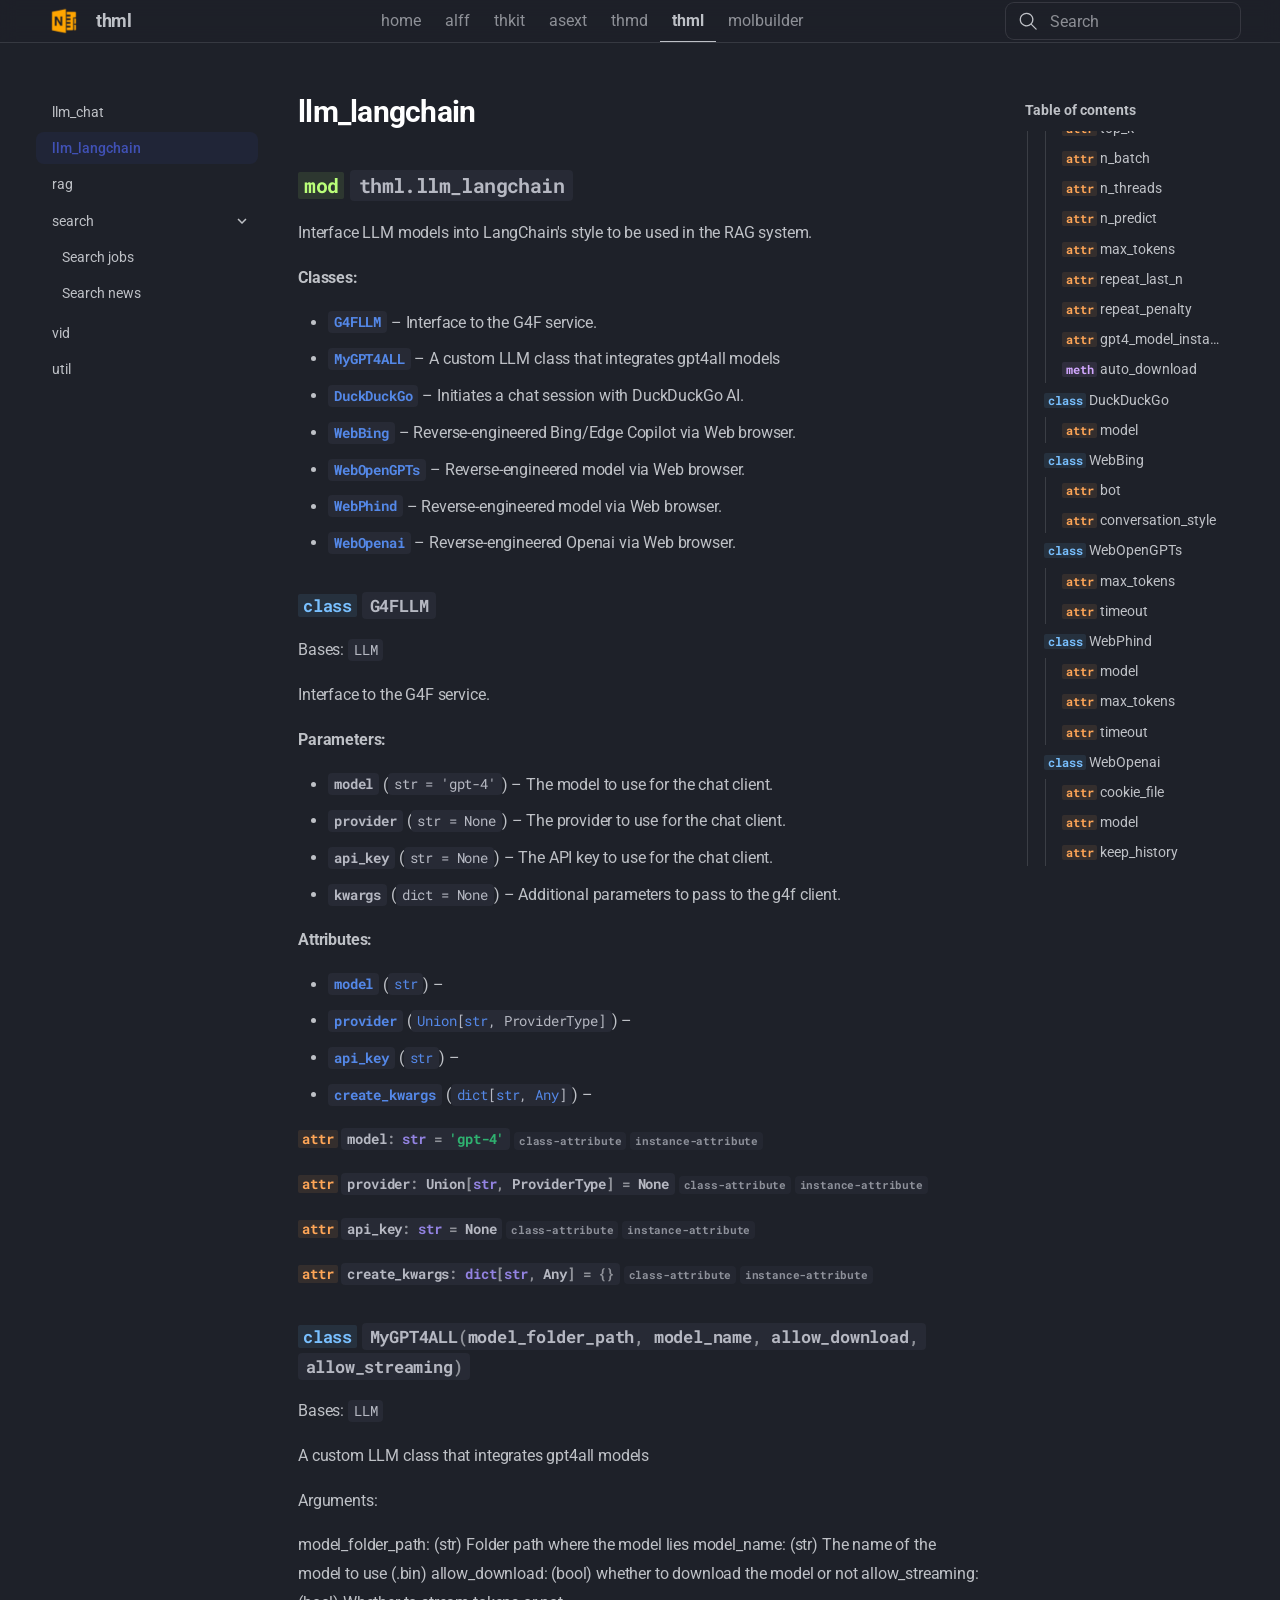
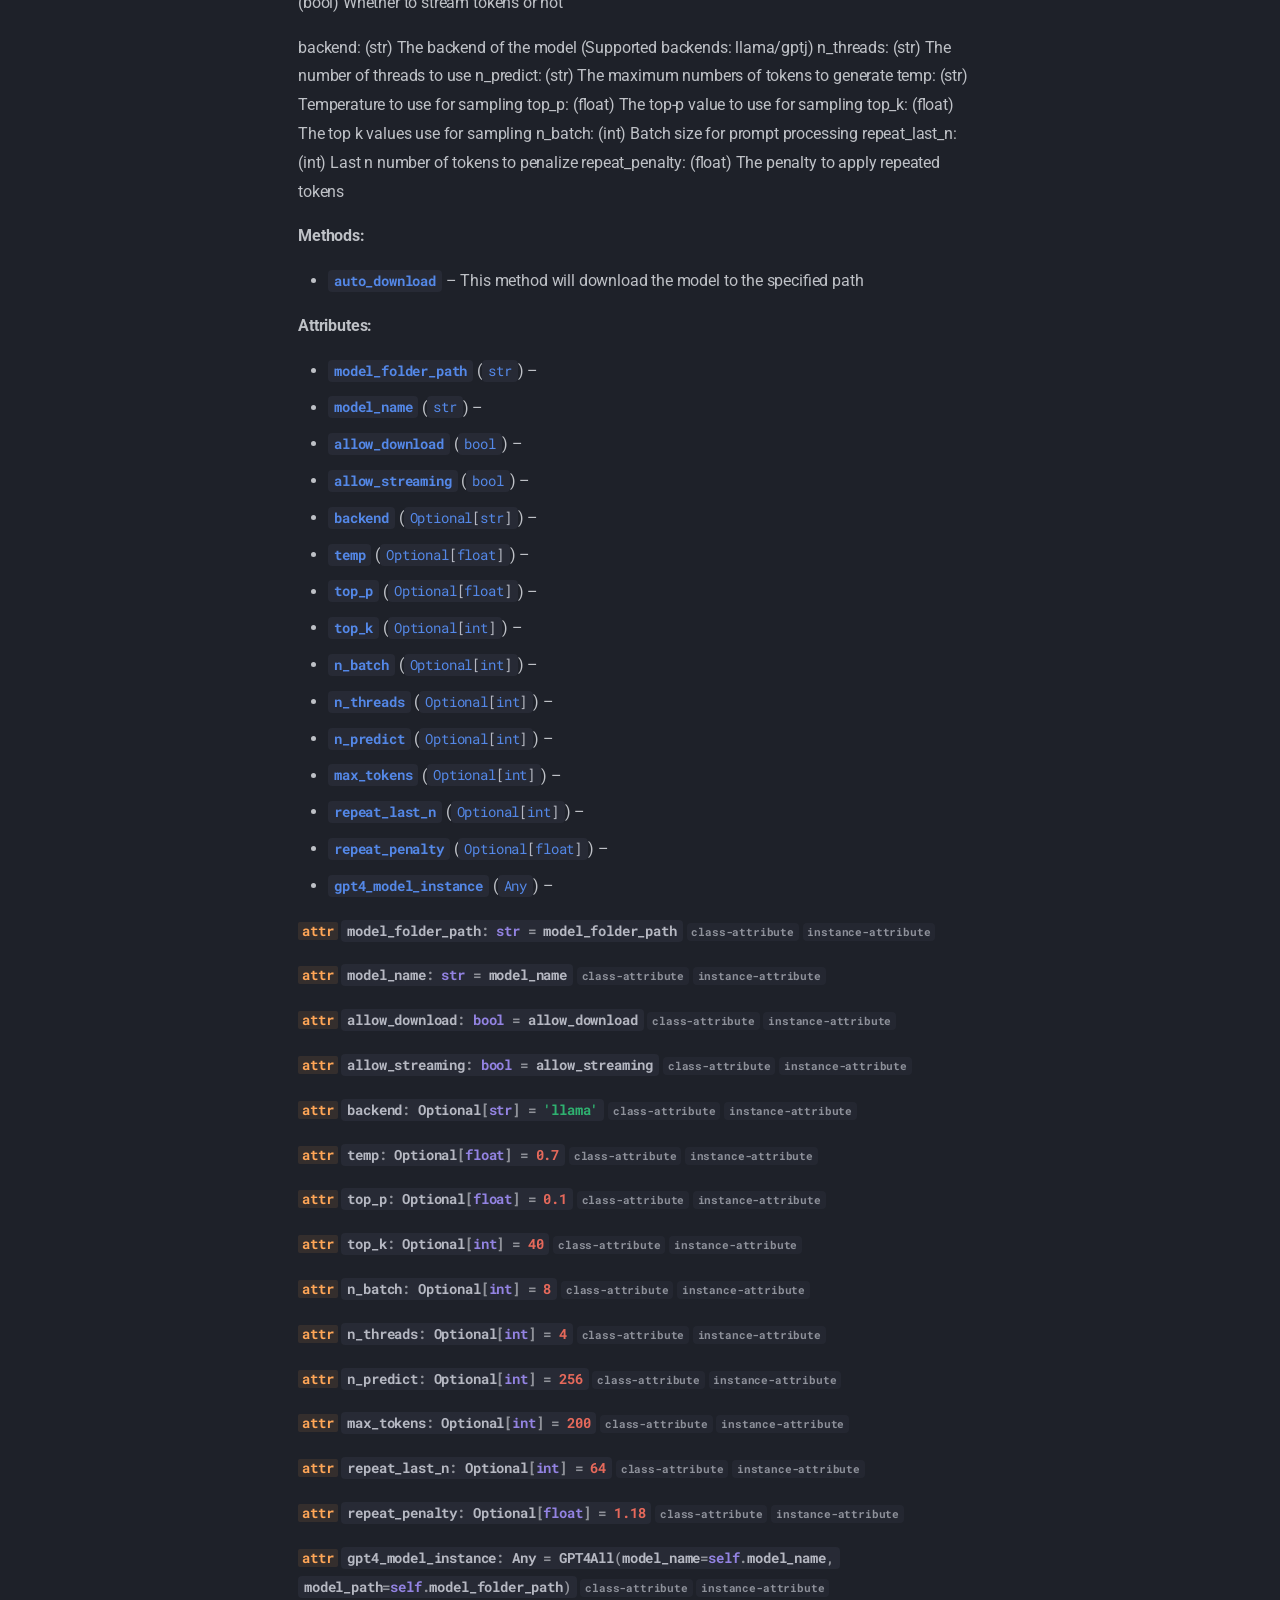
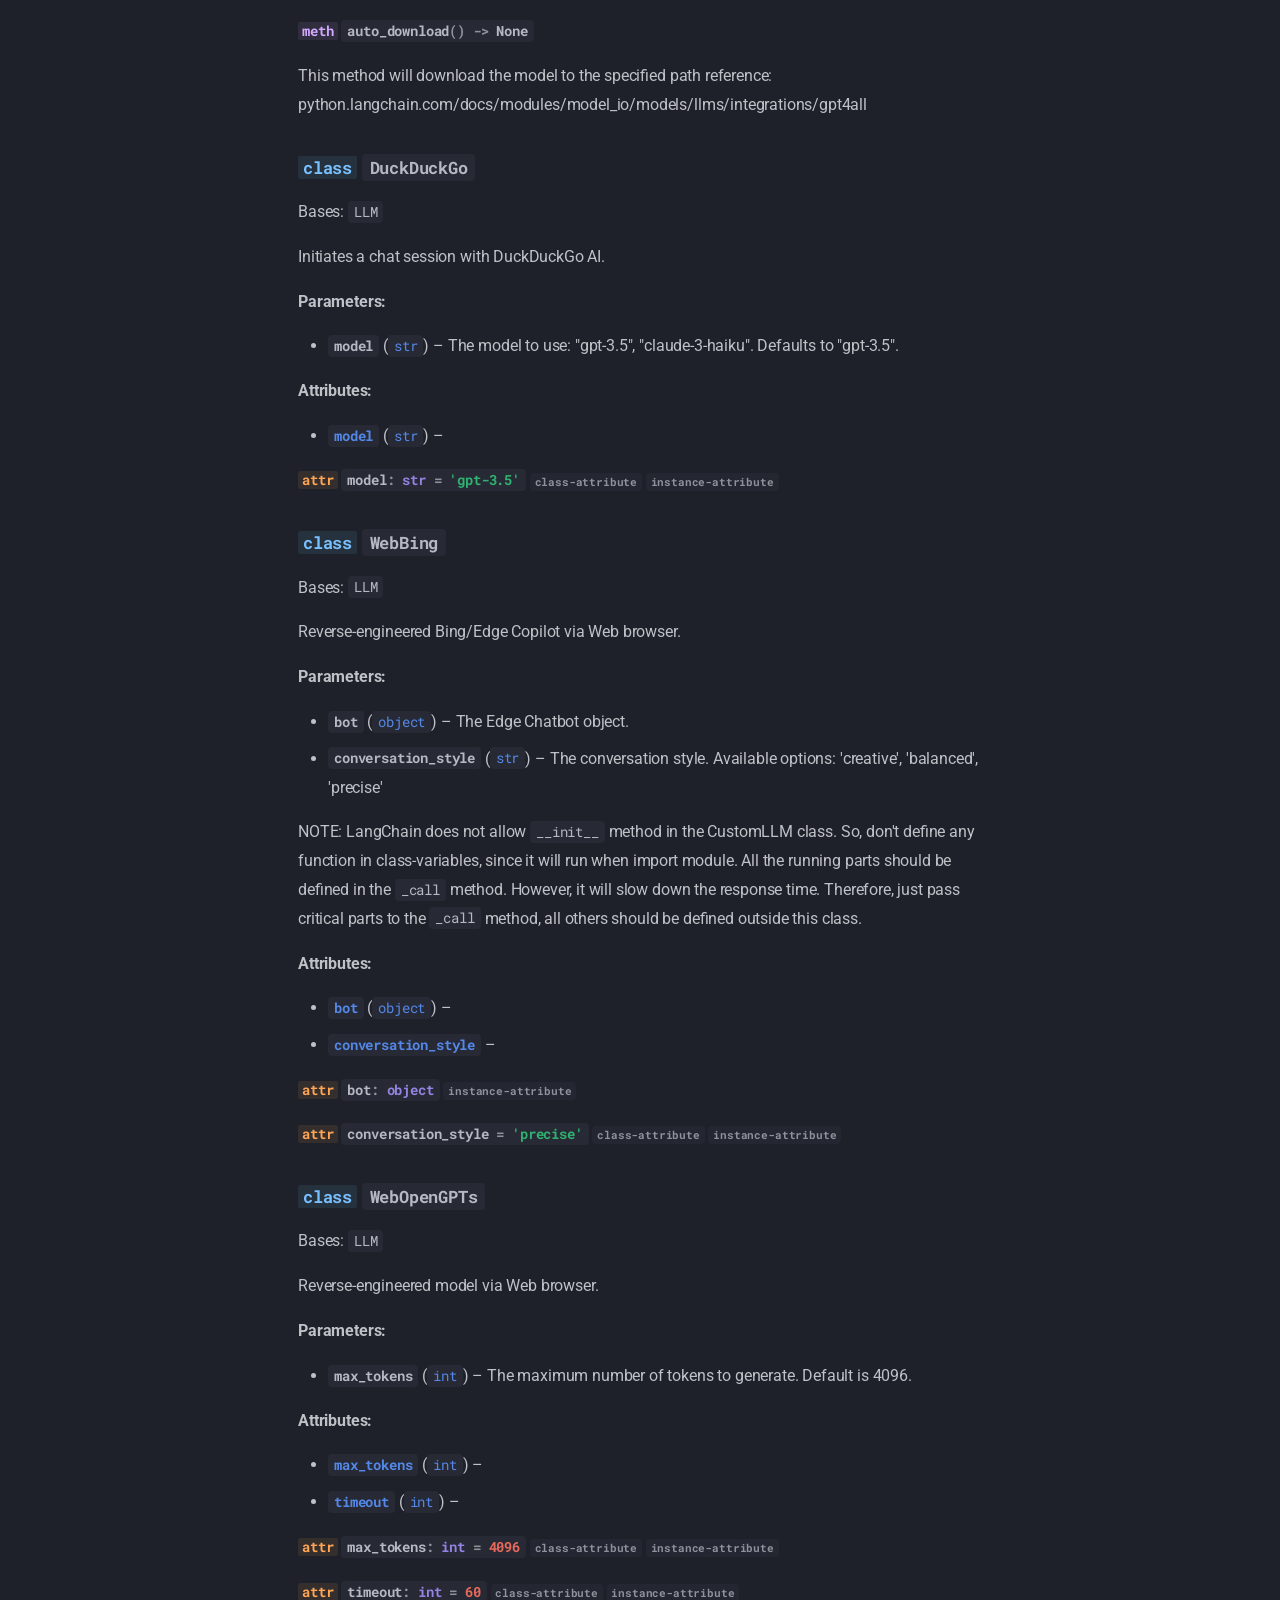
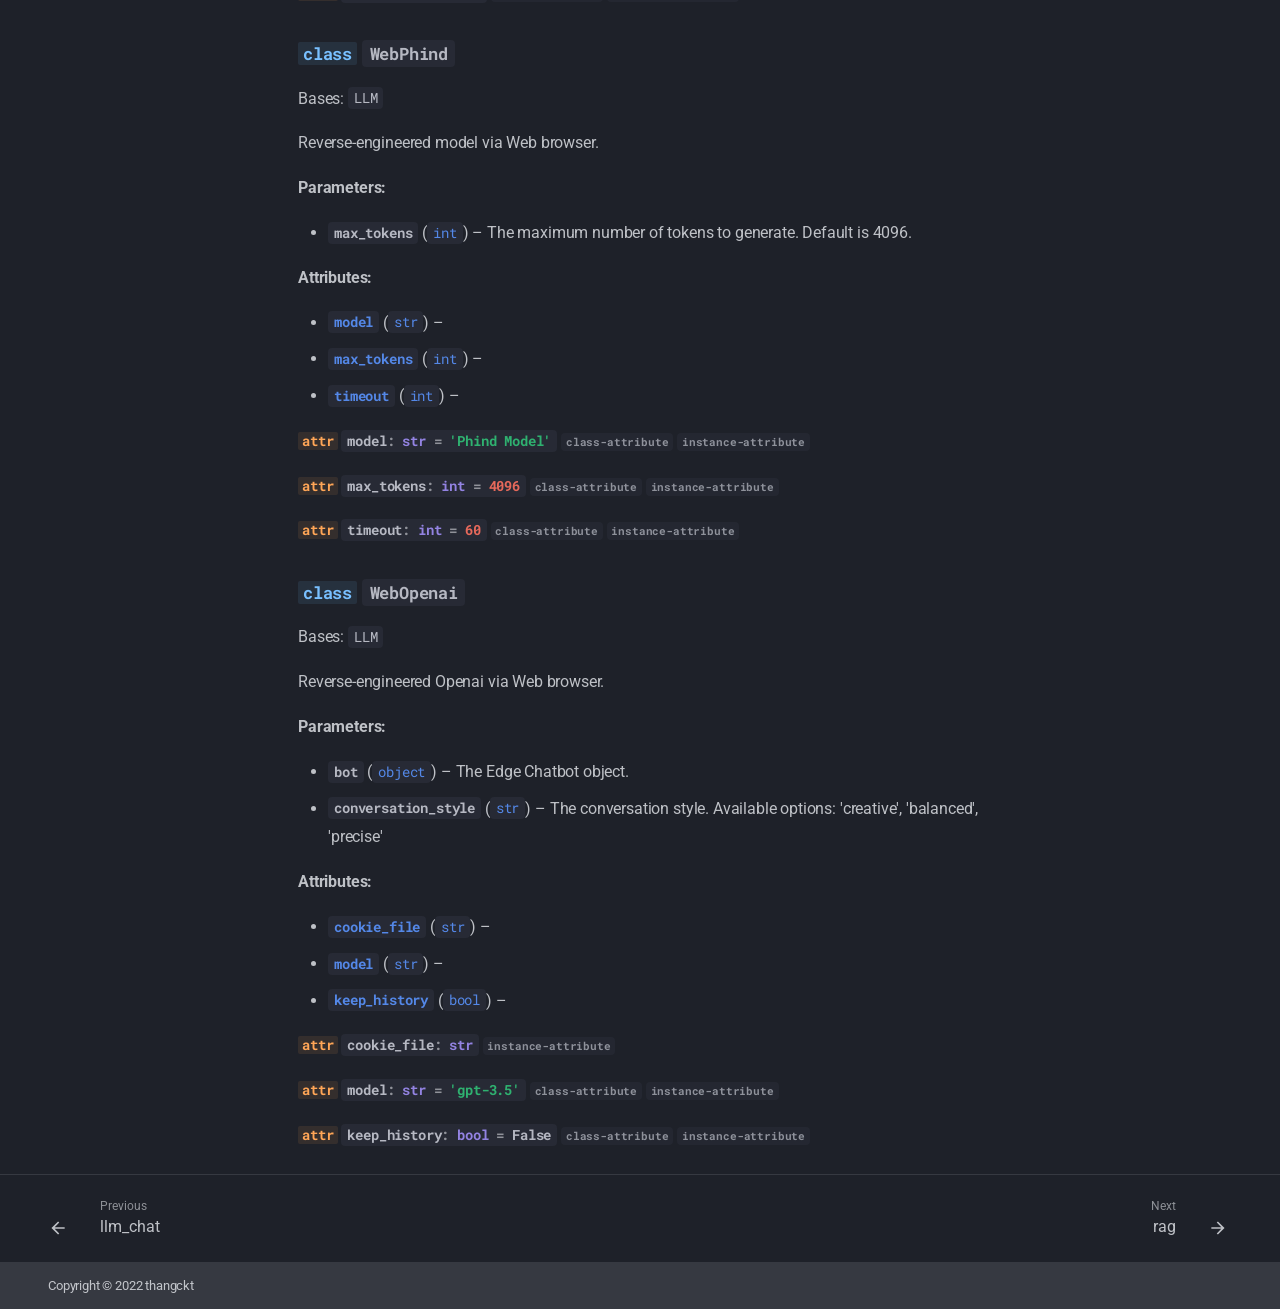
<file: llm_langchain/index.html>
<!doctype html>
<html lang="en" class="no-js">
  <head>
    
      <meta charset="utf-8">
      <meta name="viewport" content="width=device-width,initial-scale=1">
      
      
        <meta name="author" content="C.Thang Nguyen">
      
      
      
        <link rel="prev" href="../llm_chat/">
      
      
        <link rel="next" href="../rag/">
      
      
        
      
      
      
      
        
        
        
          <link rel="icon" href="../_assets/image/one-note-128-o.png">
        
      
      <meta name="generator" content="mkdocs-1.6.1, mkdocs-materialx-10.2.2">
    
    
      
        <title>llm_langchain - thml</title>
      
    
    
      <link rel="stylesheet" href="../assets/stylesheets/main.74d6c0ad.min.css">
      
        
        <link rel="stylesheet" href="../assets/stylesheets/palette.a45159b5.min.css">
      
    
    

    

    
      
    
    
      
        
        
        <link rel="preconnect" href="https://fonts.gstatic.com" crossorigin>
        <link rel="stylesheet" href="https://fonts.googleapis.com/css?family=Roboto:300,300i,400,400i,700,700i%7CRoboto+Mono:400,400i,700,700i&display=fallback">
        <style>:root{--md-text-font:"Roboto";--md-code-font:"Roboto Mono"}</style>
      
    
    
      <link rel="stylesheet" href="../assets/_mkdocstrings.css">
    
      <link rel="stylesheet" href="../_assets/extra_theme/css/full_width.css">
    
      <link rel="stylesheet" href="../_assets/extra_theme/css/font_size.css">
    
    <script>__md_scope=new URL("..",location),__md_hash=e=>[...e].reduce(((e,_)=>(e<<5)-e+_.charCodeAt(0)),0),__md_get=(e,_=localStorage,t=__md_scope)=>JSON.parse(_.getItem(t.pathname+"."+e)),__md_set=(e,_,t=localStorage,a=__md_scope)=>{try{t.setItem(a.pathname+"."+e,JSON.stringify(_))}catch(e){}}</script>
    
      
  


  
  

<script id="__analytics">function __md_analytics(){function e(){dataLayer.push(arguments)}window.dataLayer=window.dataLayer||[],e("js",new Date),e("config","G-QM7DWGY7ZT"),document.addEventListener("DOMContentLoaded",(function(){document.forms.search&&document.forms.search.query.addEventListener("blur",(function(){this.value&&e("event","search",{search_term:this.value})}));document$.subscribe((function(){var t=document.forms.feedback;if(void 0!==t)for(var a of t.querySelectorAll("[type=submit]"))a.addEventListener("click",(function(a){a.preventDefault();var n=document.location.pathname,d=this.getAttribute("data-md-value");e("event","feedback",{page:n,data:d}),t.firstElementChild.disabled=!0;var r=t.querySelector(".md-feedback__note [data-md-value='"+d+"']");r&&(r.hidden=!1)})),t.hidden=!1})),location$.subscribe((function(t){e("config","G-QM7DWGY7ZT",{page_path:t.pathname})}))}));var t=document.createElement("script");t.async=!0,t.src="https://www.googletagmanager.com/gtag/js?id=G-QM7DWGY7ZT",document.getElementById("__analytics").insertAdjacentElement("afterEnd",t)}</script>
  
    <script>"undefined"!=typeof __md_analytics&&__md_analytics()</script>
  

    
    
  </head>
  
  
  
  
    
    
    
    
    
    <body dir="ltr" data-md-color-scheme="slate" data-md-color-primary="indigo" data-md-color-accent="indigo" data-mx-topbar="glass">
  
    
    <input class="md-toggle" data-md-toggle="drawer" type="checkbox" id="__drawer" autocomplete="off">
    <input class="md-toggle" data-md-toggle="toc" type="checkbox" id="__toc" autocomplete="off">
    <input class="md-toggle" data-md-toggle="search" type="checkbox" id="__search" autocomplete="off">
    <label class="md-overlay" for="__drawer"></label>
    <label class="md-overlay" for="__toc"></label>
    <div data-md-component="skip">
      
        
        <a href="#thml.llm_langchain" class="md-skip">
          Skip to content
        </a>
      
    </div>
    <div data-md-component="announce">
      
    </div>
    
    
      

  

<header class="md-header md-header--shadow" data-md-component="header">
  <nav class="md-header__inner md-grid" aria-label="Header">
    <a href=".." title="thml" class="md-header__button md-logo" aria-label="thml" data-md-component="logo">
      
  <img src="../_assets/image/one-note-128-o.png" alt="logo">

    </a>
    <label class="md-header__button md-icon" for="__drawer">
      
      <svg xmlns="http://www.w3.org/2000/svg" viewBox="0 0 24 24"><path d="M3 6h18v2H3zm0 5h18v2H3zm0 5h18v2H3z"/></svg>
    </label>
    <div class="md-header__title" data-md-component="header-title">
      <div class="md-header__ellipsis">
        <div class="md-header__topic">
          <span class="md-ellipsis">
            thml
          </span>
        </div>
        <div class="md-header__topic" data-md-component="header-topic">
          <span class="md-ellipsis">
            
              llm_langchain
            
          </span>
        </div>
      </div>
    </div>
    
      
<nav class="md-tabs" aria-label="Tabs" data-md-component="tabs">
  <div class="md-grid">
    <ul class="md-tabs__list">
      
        
  
  
  
  
    <li class="md-tabs__item">
      <a href="http://thangckt.github.io" class="md-tabs__link">
        
  
  
    
  
  home

      </a>
    </li>
  

      
        
  
  
  
  
    <li class="md-tabs__item">
      <a href="http://thangckt.github.io/alff" class="md-tabs__link">
        
  
  
    
  
  alff

      </a>
    </li>
  

      
        
  
  
  
  
    <li class="md-tabs__item">
      <a href="http://thangckt.github.io/thkit" class="md-tabs__link">
        
  
  
    
  
  thkit

      </a>
    </li>
  

      
        
  
  
  
  
    <li class="md-tabs__item">
      <a href="http://thangckt.github.io/asext" class="md-tabs__link">
        
  
  
    
  
  asext

      </a>
    </li>
  

      
        
  
  
  
  
    <li class="md-tabs__item">
      <a href="http://thangckt.github.io/thmd" class="md-tabs__link">
        
  
  
    
  
  thmd

      </a>
    </li>
  

      
        
  
  
  
    
  
  
    
    
      <li class="md-tabs__item md-tabs__item--active">
        <a href=".." class="md-tabs__link">
          
  
  
    
  
  thml

        </a>
      </li>
    
  

      
        
  
  
  
  
    <li class="md-tabs__item">
      <a href="http://thangckt.github.io/molbuilder" class="md-tabs__link">
        
  
  
    
  
  molbuilder

      </a>
    </li>
  

      
    </ul>
  </div>
</nav>
    
    
      
    
    
    
    
      
      
        <label class="md-header__button md-icon" for="__search">
          
          <svg xmlns="http://www.w3.org/2000/svg" viewBox="0 0 24 24"><path d="M10.25 2a8.25 8.25 0 0 1 6.34 13.53l5.69 5.69a.749.749 0 0 1-.326 1.275.75.75 0 0 1-.734-.215l-5.69-5.69A8.25 8.25 0 1 1 10.25 2M3.5 10.25a6.75 6.75 0 1 0 13.5 0 6.75 6.75 0 0 0-13.5 0"/></svg>
        </label>
        <div class="md-search" data-md-component="search" role="dialog">
  <label class="md-search__overlay" for="__search"></label>
  <div class="md-search__inner" role="search">
    <form class="md-search__form" name="search">
      <input type="text" class="md-search__input" name="query" aria-label="Search" placeholder="Search" autocapitalize="off" autocorrect="off" autocomplete="off" spellcheck="false" data-md-component="search-query" required>
      <label class="md-search__icon md-icon" for="__search">
        
        <svg xmlns="http://www.w3.org/2000/svg" viewBox="0 0 24 24"><path d="M10.25 2a8.25 8.25 0 0 1 6.34 13.53l5.69 5.69a.749.749 0 0 1-.326 1.275.75.75 0 0 1-.734-.215l-5.69-5.69A8.25 8.25 0 1 1 10.25 2M3.5 10.25a6.75 6.75 0 1 0 13.5 0 6.75 6.75 0 0 0-13.5 0"/></svg>
        
        <svg xmlns="http://www.w3.org/2000/svg" viewBox="0 0 24 24"><path d="M20 11v2H8l5.5 5.5-1.42 1.42L4.16 12l7.92-7.92L13.5 5.5 8 11z"/></svg>
      </label>
      <nav class="md-search__options" aria-label="Search">
        
        <button type="reset" class="md-search__icon md-icon" title="Clear" aria-label="Clear" tabindex="-1">
          
          <svg xmlns="http://www.w3.org/2000/svg" viewBox="0 0 24 24"><path d="M19 6.41 17.59 5 12 10.59 6.41 5 5 6.41 10.59 12 5 17.59 6.41 19 12 13.41 17.59 19 19 17.59 13.41 12z"/></svg>
        </button>
      </nav>
      
        <div class="md-search__suggest" data-md-component="search-suggest"></div>
      
    </form>
    <div class="md-search__output">
      <div class="md-search__scrollwrap" tabindex="0">
        <div class="md-search-result md-search-result--pagefind" data-md-component="search-result">
          <div class="md-search-result__meta">
            Initializing search
          </div>
          <ol class="md-search-result__list" role="presentation"></ol>
        </div>
      </div>
    </div>
  </div>
</div>
      
    
    
  </nav>
  
</header>
    
    <div class="md-container" data-md-component="container">
      
      
        
      
      <main class="md-main" data-md-component="main">
        <div class="md-main__inner md-grid">
          
            
              
              <div class="md-sidebar md-sidebar--primary" data-md-component="sidebar" data-md-type="navigation" >
                <div class="md-sidebar__scrollwrap">
                  <div class="md-sidebar__inner">
                    


  


<nav class="md-nav md-nav--primary md-nav--lifted" aria-label="Navigation" data-md-level="0">
  <label class="md-nav__title" for="__drawer">
    <a href=".." title="thml" class="md-nav__button md-logo" aria-label="thml" data-md-component="logo">
      
  <img src="../_assets/image/one-note-128-o.png" alt="logo">

    </a>
    thml
  </label>
  
  <ul class="md-nav__list">
    
      
      
  
  
  
  
    <li class="md-nav__item">
      <a href="http://thangckt.github.io" class="md-nav__link">
        
  
  
  <span class="md-ellipsis">
    
  
    home
  

    
  </span>
  
  

      </a>
    </li>
  

    
      
      
  
  
  
  
    <li class="md-nav__item">
      <a href="http://thangckt.github.io/alff" class="md-nav__link">
        
  
  
  <span class="md-ellipsis">
    
  
    alff
  

    
  </span>
  
  

      </a>
    </li>
  

    
      
      
  
  
  
  
    <li class="md-nav__item">
      <a href="http://thangckt.github.io/thkit" class="md-nav__link">
        
  
  
  <span class="md-ellipsis">
    
  
    thkit
  

    
  </span>
  
  

      </a>
    </li>
  

    
      
      
  
  
  
  
    <li class="md-nav__item">
      <a href="http://thangckt.github.io/asext" class="md-nav__link">
        
  
  
  <span class="md-ellipsis">
    
  
    asext
  

    
  </span>
  
  

      </a>
    </li>
  

    
      
      
  
  
  
  
    <li class="md-nav__item">
      <a href="http://thangckt.github.io/thmd" class="md-nav__link">
        
  
  
  <span class="md-ellipsis">
    
  
    thmd
  

    
  </span>
  
  

      </a>
    </li>
  

    
      
      
  
  
    
  
  
  
    
    
      
        
          
        
      
        
      
        
      
        
      
        
      
        
      
        
      
    
    
    
      
        
        
      
      
    
    
    <li class="md-nav__item md-nav__item--active md-nav__item--section md-nav__item--nested">
      
        
        
        <input class="md-nav__toggle md-toggle " type="checkbox" id="__nav_6" checked>
        
          
          <div class="md-nav__link md-nav__container">
            <a href=".." class="md-nav__link ">
              
  
  
  <span class="md-ellipsis">
    
  
    thml
  

    
  </span>
  
  

            </a>
            
              
              <label class="md-nav__link " for="__nav_6" id="__nav_6_label" tabindex="">
                <span class="md-nav__icon md-icon"></span>
              </label>
            
          </div>
        
        <nav class="md-nav" data-md-level="1" aria-labelledby="__nav_6_label" aria-expanded="true">
          <label class="md-nav__title" for="__nav_6">
            <span class="md-nav__icon md-icon"></span>
            
  
    thml
  

          </label>
          <ul class="md-nav__list">
            
              
            
              
                
  
  
  
  
    <li class="md-nav__item">
      <a href="../llm_chat/" class="md-nav__link">
        
  
  
  <span class="md-ellipsis">
    
  
    llm_chat
  

    
  </span>
  
  

      </a>
    </li>
  

              
            
              
                
  
  
    
  
  
  
    <li class="md-nav__item md-nav__item--active">
      
      <input class="md-nav__toggle md-toggle" type="checkbox" id="__toc">
      
      
      
        <label class="md-nav__link md-nav__link--active" for="__toc">
          
  
  
  <span class="md-ellipsis">
    
  
    llm_langchain
  

    
  </span>
  
  

          <span class="md-nav__icon md-icon"></span>
        </label>
      
      <a href="./" class="md-nav__link md-nav__link--active">
        
  
  
  <span class="md-ellipsis">
    
  
    llm_langchain
  

    
  </span>
  
  

      </a>
      
        

<nav class="md-nav md-nav--secondary" aria-label="Table of contents">
  
  
  
  
    <label class="md-nav__title" for="__toc">
      <span class="md-nav__icon md-icon"></span>
      Table of contents
    </label>
    <ul class="md-nav__list" data-md-component="toc">
      
        <li class="md-nav__item">
  <a href="#thml.llm_langchain" class="md-nav__link">
    <span class="md-ellipsis">
      
        <code class="doc-symbol doc-symbol-toc doc-symbol-module"></code>&nbsp;llm_langchain
      
    </span>
  </a>
  
    <nav class="md-nav" aria-label=" llm_langchain">
      <ul class="md-nav__list">
        
          <li class="md-nav__item">
  <a href="#thml.llm_langchain.G4FLLM" class="md-nav__link">
    <span class="md-ellipsis">
      
        <code class="doc-symbol doc-symbol-toc doc-symbol-class"></code>&nbsp;G4FLLM
      
    </span>
  </a>
  
    <nav class="md-nav" aria-label=" G4FLLM">
      <ul class="md-nav__list">
        
          <li class="md-nav__item">
  <a href="#thml.llm_langchain.G4FLLM.model" class="md-nav__link">
    <span class="md-ellipsis">
      
        <code class="doc-symbol doc-symbol-toc doc-symbol-attribute"></code>&nbsp;model
      
    </span>
  </a>
  
</li>
        
          <li class="md-nav__item">
  <a href="#thml.llm_langchain.G4FLLM.provider" class="md-nav__link">
    <span class="md-ellipsis">
      
        <code class="doc-symbol doc-symbol-toc doc-symbol-attribute"></code>&nbsp;provider
      
    </span>
  </a>
  
</li>
        
          <li class="md-nav__item">
  <a href="#thml.llm_langchain.G4FLLM.api_key" class="md-nav__link">
    <span class="md-ellipsis">
      
        <code class="doc-symbol doc-symbol-toc doc-symbol-attribute"></code>&nbsp;api_key
      
    </span>
  </a>
  
</li>
        
          <li class="md-nav__item">
  <a href="#thml.llm_langchain.G4FLLM.create_kwargs" class="md-nav__link">
    <span class="md-ellipsis">
      
        <code class="doc-symbol doc-symbol-toc doc-symbol-attribute"></code>&nbsp;create_kwargs
      
    </span>
  </a>
  
</li>
        
      </ul>
    </nav>
  
</li>
        
          <li class="md-nav__item">
  <a href="#thml.llm_langchain.MyGPT4ALL" class="md-nav__link">
    <span class="md-ellipsis">
      
        <code class="doc-symbol doc-symbol-toc doc-symbol-class"></code>&nbsp;MyGPT4ALL
      
    </span>
  </a>
  
    <nav class="md-nav" aria-label=" MyGPT4ALL">
      <ul class="md-nav__list">
        
          <li class="md-nav__item">
  <a href="#thml.llm_langchain.MyGPT4ALL.model_folder_path" class="md-nav__link">
    <span class="md-ellipsis">
      
        <code class="doc-symbol doc-symbol-toc doc-symbol-attribute"></code>&nbsp;model_folder_path
      
    </span>
  </a>
  
</li>
        
          <li class="md-nav__item">
  <a href="#thml.llm_langchain.MyGPT4ALL.model_name" class="md-nav__link">
    <span class="md-ellipsis">
      
        <code class="doc-symbol doc-symbol-toc doc-symbol-attribute"></code>&nbsp;model_name
      
    </span>
  </a>
  
</li>
        
          <li class="md-nav__item">
  <a href="#thml.llm_langchain.MyGPT4ALL.allow_download" class="md-nav__link">
    <span class="md-ellipsis">
      
        <code class="doc-symbol doc-symbol-toc doc-symbol-attribute"></code>&nbsp;allow_download
      
    </span>
  </a>
  
</li>
        
          <li class="md-nav__item">
  <a href="#thml.llm_langchain.MyGPT4ALL.allow_streaming" class="md-nav__link">
    <span class="md-ellipsis">
      
        <code class="doc-symbol doc-symbol-toc doc-symbol-attribute"></code>&nbsp;allow_streaming
      
    </span>
  </a>
  
</li>
        
          <li class="md-nav__item">
  <a href="#thml.llm_langchain.MyGPT4ALL.backend" class="md-nav__link">
    <span class="md-ellipsis">
      
        <code class="doc-symbol doc-symbol-toc doc-symbol-attribute"></code>&nbsp;backend
      
    </span>
  </a>
  
</li>
        
          <li class="md-nav__item">
  <a href="#thml.llm_langchain.MyGPT4ALL.temp" class="md-nav__link">
    <span class="md-ellipsis">
      
        <code class="doc-symbol doc-symbol-toc doc-symbol-attribute"></code>&nbsp;temp
      
    </span>
  </a>
  
</li>
        
          <li class="md-nav__item">
  <a href="#thml.llm_langchain.MyGPT4ALL.top_p" class="md-nav__link">
    <span class="md-ellipsis">
      
        <code class="doc-symbol doc-symbol-toc doc-symbol-attribute"></code>&nbsp;top_p
      
    </span>
  </a>
  
</li>
        
          <li class="md-nav__item">
  <a href="#thml.llm_langchain.MyGPT4ALL.top_k" class="md-nav__link">
    <span class="md-ellipsis">
      
        <code class="doc-symbol doc-symbol-toc doc-symbol-attribute"></code>&nbsp;top_k
      
    </span>
  </a>
  
</li>
        
          <li class="md-nav__item">
  <a href="#thml.llm_langchain.MyGPT4ALL.n_batch" class="md-nav__link">
    <span class="md-ellipsis">
      
        <code class="doc-symbol doc-symbol-toc doc-symbol-attribute"></code>&nbsp;n_batch
      
    </span>
  </a>
  
</li>
        
          <li class="md-nav__item">
  <a href="#thml.llm_langchain.MyGPT4ALL.n_threads" class="md-nav__link">
    <span class="md-ellipsis">
      
        <code class="doc-symbol doc-symbol-toc doc-symbol-attribute"></code>&nbsp;n_threads
      
    </span>
  </a>
  
</li>
        
          <li class="md-nav__item">
  <a href="#thml.llm_langchain.MyGPT4ALL.n_predict" class="md-nav__link">
    <span class="md-ellipsis">
      
        <code class="doc-symbol doc-symbol-toc doc-symbol-attribute"></code>&nbsp;n_predict
      
    </span>
  </a>
  
</li>
        
          <li class="md-nav__item">
  <a href="#thml.llm_langchain.MyGPT4ALL.max_tokens" class="md-nav__link">
    <span class="md-ellipsis">
      
        <code class="doc-symbol doc-symbol-toc doc-symbol-attribute"></code>&nbsp;max_tokens
      
    </span>
  </a>
  
</li>
        
          <li class="md-nav__item">
  <a href="#thml.llm_langchain.MyGPT4ALL.repeat_last_n" class="md-nav__link">
    <span class="md-ellipsis">
      
        <code class="doc-symbol doc-symbol-toc doc-symbol-attribute"></code>&nbsp;repeat_last_n
      
    </span>
  </a>
  
</li>
        
          <li class="md-nav__item">
  <a href="#thml.llm_langchain.MyGPT4ALL.repeat_penalty" class="md-nav__link">
    <span class="md-ellipsis">
      
        <code class="doc-symbol doc-symbol-toc doc-symbol-attribute"></code>&nbsp;repeat_penalty
      
    </span>
  </a>
  
</li>
        
          <li class="md-nav__item">
  <a href="#thml.llm_langchain.MyGPT4ALL.gpt4_model_instance" class="md-nav__link">
    <span class="md-ellipsis">
      
        <code class="doc-symbol doc-symbol-toc doc-symbol-attribute"></code>&nbsp;gpt4_model_instance
      
    </span>
  </a>
  
</li>
        
          <li class="md-nav__item">
  <a href="#thml.llm_langchain.MyGPT4ALL.auto_download" class="md-nav__link">
    <span class="md-ellipsis">
      
        <code class="doc-symbol doc-symbol-toc doc-symbol-method"></code>&nbsp;auto_download
      
    </span>
  </a>
  
</li>
        
      </ul>
    </nav>
  
</li>
        
          <li class="md-nav__item">
  <a href="#thml.llm_langchain.DuckDuckGo" class="md-nav__link">
    <span class="md-ellipsis">
      
        <code class="doc-symbol doc-symbol-toc doc-symbol-class"></code>&nbsp;DuckDuckGo
      
    </span>
  </a>
  
    <nav class="md-nav" aria-label=" DuckDuckGo">
      <ul class="md-nav__list">
        
          <li class="md-nav__item">
  <a href="#thml.llm_langchain.DuckDuckGo.model" class="md-nav__link">
    <span class="md-ellipsis">
      
        <code class="doc-symbol doc-symbol-toc doc-symbol-attribute"></code>&nbsp;model
      
    </span>
  </a>
  
</li>
        
      </ul>
    </nav>
  
</li>
        
          <li class="md-nav__item">
  <a href="#thml.llm_langchain.WebBing" class="md-nav__link">
    <span class="md-ellipsis">
      
        <code class="doc-symbol doc-symbol-toc doc-symbol-class"></code>&nbsp;WebBing
      
    </span>
  </a>
  
    <nav class="md-nav" aria-label=" WebBing">
      <ul class="md-nav__list">
        
          <li class="md-nav__item">
  <a href="#thml.llm_langchain.WebBing.bot" class="md-nav__link">
    <span class="md-ellipsis">
      
        <code class="doc-symbol doc-symbol-toc doc-symbol-attribute"></code>&nbsp;bot
      
    </span>
  </a>
  
</li>
        
          <li class="md-nav__item">
  <a href="#thml.llm_langchain.WebBing.conversation_style" class="md-nav__link">
    <span class="md-ellipsis">
      
        <code class="doc-symbol doc-symbol-toc doc-symbol-attribute"></code>&nbsp;conversation_style
      
    </span>
  </a>
  
</li>
        
      </ul>
    </nav>
  
</li>
        
          <li class="md-nav__item">
  <a href="#thml.llm_langchain.WebOpenGPTs" class="md-nav__link">
    <span class="md-ellipsis">
      
        <code class="doc-symbol doc-symbol-toc doc-symbol-class"></code>&nbsp;WebOpenGPTs
      
    </span>
  </a>
  
    <nav class="md-nav" aria-label=" WebOpenGPTs">
      <ul class="md-nav__list">
        
          <li class="md-nav__item">
  <a href="#thml.llm_langchain.WebOpenGPTs.max_tokens" class="md-nav__link">
    <span class="md-ellipsis">
      
        <code class="doc-symbol doc-symbol-toc doc-symbol-attribute"></code>&nbsp;max_tokens
      
    </span>
  </a>
  
</li>
        
          <li class="md-nav__item">
  <a href="#thml.llm_langchain.WebOpenGPTs.timeout" class="md-nav__link">
    <span class="md-ellipsis">
      
        <code class="doc-symbol doc-symbol-toc doc-symbol-attribute"></code>&nbsp;timeout
      
    </span>
  </a>
  
</li>
        
      </ul>
    </nav>
  
</li>
        
          <li class="md-nav__item">
  <a href="#thml.llm_langchain.WebPhind" class="md-nav__link">
    <span class="md-ellipsis">
      
        <code class="doc-symbol doc-symbol-toc doc-symbol-class"></code>&nbsp;WebPhind
      
    </span>
  </a>
  
    <nav class="md-nav" aria-label=" WebPhind">
      <ul class="md-nav__list">
        
          <li class="md-nav__item">
  <a href="#thml.llm_langchain.WebPhind.model" class="md-nav__link">
    <span class="md-ellipsis">
      
        <code class="doc-symbol doc-symbol-toc doc-symbol-attribute"></code>&nbsp;model
      
    </span>
  </a>
  
</li>
        
          <li class="md-nav__item">
  <a href="#thml.llm_langchain.WebPhind.max_tokens" class="md-nav__link">
    <span class="md-ellipsis">
      
        <code class="doc-symbol doc-symbol-toc doc-symbol-attribute"></code>&nbsp;max_tokens
      
    </span>
  </a>
  
</li>
        
          <li class="md-nav__item">
  <a href="#thml.llm_langchain.WebPhind.timeout" class="md-nav__link">
    <span class="md-ellipsis">
      
        <code class="doc-symbol doc-symbol-toc doc-symbol-attribute"></code>&nbsp;timeout
      
    </span>
  </a>
  
</li>
        
      </ul>
    </nav>
  
</li>
        
          <li class="md-nav__item">
  <a href="#thml.llm_langchain.WebOpenai" class="md-nav__link">
    <span class="md-ellipsis">
      
        <code class="doc-symbol doc-symbol-toc doc-symbol-class"></code>&nbsp;WebOpenai
      
    </span>
  </a>
  
    <nav class="md-nav" aria-label=" WebOpenai">
      <ul class="md-nav__list">
        
          <li class="md-nav__item">
  <a href="#thml.llm_langchain.WebOpenai.cookie_file" class="md-nav__link">
    <span class="md-ellipsis">
      
        <code class="doc-symbol doc-symbol-toc doc-symbol-attribute"></code>&nbsp;cookie_file
      
    </span>
  </a>
  
</li>
        
          <li class="md-nav__item">
  <a href="#thml.llm_langchain.WebOpenai.model" class="md-nav__link">
    <span class="md-ellipsis">
      
        <code class="doc-symbol doc-symbol-toc doc-symbol-attribute"></code>&nbsp;model
      
    </span>
  </a>
  
</li>
        
          <li class="md-nav__item">
  <a href="#thml.llm_langchain.WebOpenai.keep_history" class="md-nav__link">
    <span class="md-ellipsis">
      
        <code class="doc-symbol doc-symbol-toc doc-symbol-attribute"></code>&nbsp;keep_history
      
    </span>
  </a>
  
</li>
        
      </ul>
    </nav>
  
</li>
        
      </ul>
    </nav>
  
</li>
      
    </ul>
  
</nav>
      
    </li>
  

              
            
              
                
  
  
  
  
    <li class="md-nav__item">
      <a href="../rag/" class="md-nav__link">
        
  
  
  <span class="md-ellipsis">
    
  
    rag
  

    
  </span>
  
  

      </a>
    </li>
  

              
            
              
                
  
  
  
  
    
    
      
        
      
        
      
    
    
    
      
      
    
    
    <li class="md-nav__item md-nav__item--nested">
      
        
        
          
        
        <input class="md-nav__toggle md-toggle md-toggle--indeterminate" type="checkbox" id="__nav_6_5" >
        
          
          <label class="md-nav__link" for="__nav_6_5" id="__nav_6_5_label" tabindex="0">
            
  
  
  <span class="md-ellipsis">
    
  
    search
  

    
  </span>
  
  

            <span class="md-nav__icon md-icon"></span>
          </label>
        
        <nav class="md-nav" data-md-level="2" aria-labelledby="__nav_6_5_label" aria-expanded="false">
          <label class="md-nav__title" for="__nav_6_5">
            <span class="md-nav__icon md-icon"></span>
            
  
    search
  

          </label>
          <ul class="md-nav__list">
            
              
                
  
  
  
  
    <li class="md-nav__item">
      <a href="../search_jobs/" class="md-nav__link">
        
  
  
  <span class="md-ellipsis">
    
  
    Search jobs
  

    
  </span>
  
  

      </a>
    </li>
  

              
            
              
                
  
  
  
  
    <li class="md-nav__item">
      <a href="../search_news/" class="md-nav__link">
        
  
  
  <span class="md-ellipsis">
    
  
    Search news
  

    
  </span>
  
  

      </a>
    </li>
  

              
            
          </ul>
        </nav>
      
    </li>
  

              
            
              
                
  
  
  
  
    <li class="md-nav__item">
      <a href="../vid/" class="md-nav__link">
        
  
  
  <span class="md-ellipsis">
    
  
    vid
  

    
  </span>
  
  

      </a>
    </li>
  

              
            
              
                
  
  
  
  
    <li class="md-nav__item">
      <a href="../util/" class="md-nav__link">
        
  
  
  <span class="md-ellipsis">
    
  
    util
  

    
  </span>
  
  

      </a>
    </li>
  

              
            
          </ul>
        </nav>
      
    </li>
  

    
      
      
  
  
  
  
    <li class="md-nav__item">
      <a href="http://thangckt.github.io/molbuilder" class="md-nav__link">
        
  
  
  <span class="md-ellipsis">
    
  
    molbuilder
  

    
  </span>
  
  

      </a>
    </li>
  

    
  </ul>
</nav>
                  </div>
                </div>
              </div>
            
            
              
              <div class="md-sidebar md-sidebar--secondary" data-md-component="sidebar" data-md-type="toc" >
                <div class="md-sidebar__scrollwrap">
                  <div class="md-sidebar__inner">
                    

<nav class="md-nav md-nav--secondary" aria-label="Table of contents">
  
  
  
  
    <label class="md-nav__title" for="__toc">
      <span class="md-nav__icon md-icon"></span>
      Table of contents
    </label>
    <ul class="md-nav__list" data-md-component="toc">
      
        <li class="md-nav__item">
  <a href="#thml.llm_langchain" class="md-nav__link">
    <span class="md-ellipsis">
      
        <code class="doc-symbol doc-symbol-toc doc-symbol-module"></code>&nbsp;llm_langchain
      
    </span>
  </a>
  
    <nav class="md-nav" aria-label=" llm_langchain">
      <ul class="md-nav__list">
        
          <li class="md-nav__item">
  <a href="#thml.llm_langchain.G4FLLM" class="md-nav__link">
    <span class="md-ellipsis">
      
        <code class="doc-symbol doc-symbol-toc doc-symbol-class"></code>&nbsp;G4FLLM
      
    </span>
  </a>
  
    <nav class="md-nav" aria-label=" G4FLLM">
      <ul class="md-nav__list">
        
          <li class="md-nav__item">
  <a href="#thml.llm_langchain.G4FLLM.model" class="md-nav__link">
    <span class="md-ellipsis">
      
        <code class="doc-symbol doc-symbol-toc doc-symbol-attribute"></code>&nbsp;model
      
    </span>
  </a>
  
</li>
        
          <li class="md-nav__item">
  <a href="#thml.llm_langchain.G4FLLM.provider" class="md-nav__link">
    <span class="md-ellipsis">
      
        <code class="doc-symbol doc-symbol-toc doc-symbol-attribute"></code>&nbsp;provider
      
    </span>
  </a>
  
</li>
        
          <li class="md-nav__item">
  <a href="#thml.llm_langchain.G4FLLM.api_key" class="md-nav__link">
    <span class="md-ellipsis">
      
        <code class="doc-symbol doc-symbol-toc doc-symbol-attribute"></code>&nbsp;api_key
      
    </span>
  </a>
  
</li>
        
          <li class="md-nav__item">
  <a href="#thml.llm_langchain.G4FLLM.create_kwargs" class="md-nav__link">
    <span class="md-ellipsis">
      
        <code class="doc-symbol doc-symbol-toc doc-symbol-attribute"></code>&nbsp;create_kwargs
      
    </span>
  </a>
  
</li>
        
      </ul>
    </nav>
  
</li>
        
          <li class="md-nav__item">
  <a href="#thml.llm_langchain.MyGPT4ALL" class="md-nav__link">
    <span class="md-ellipsis">
      
        <code class="doc-symbol doc-symbol-toc doc-symbol-class"></code>&nbsp;MyGPT4ALL
      
    </span>
  </a>
  
    <nav class="md-nav" aria-label=" MyGPT4ALL">
      <ul class="md-nav__list">
        
          <li class="md-nav__item">
  <a href="#thml.llm_langchain.MyGPT4ALL.model_folder_path" class="md-nav__link">
    <span class="md-ellipsis">
      
        <code class="doc-symbol doc-symbol-toc doc-symbol-attribute"></code>&nbsp;model_folder_path
      
    </span>
  </a>
  
</li>
        
          <li class="md-nav__item">
  <a href="#thml.llm_langchain.MyGPT4ALL.model_name" class="md-nav__link">
    <span class="md-ellipsis">
      
        <code class="doc-symbol doc-symbol-toc doc-symbol-attribute"></code>&nbsp;model_name
      
    </span>
  </a>
  
</li>
        
          <li class="md-nav__item">
  <a href="#thml.llm_langchain.MyGPT4ALL.allow_download" class="md-nav__link">
    <span class="md-ellipsis">
      
        <code class="doc-symbol doc-symbol-toc doc-symbol-attribute"></code>&nbsp;allow_download
      
    </span>
  </a>
  
</li>
        
          <li class="md-nav__item">
  <a href="#thml.llm_langchain.MyGPT4ALL.allow_streaming" class="md-nav__link">
    <span class="md-ellipsis">
      
        <code class="doc-symbol doc-symbol-toc doc-symbol-attribute"></code>&nbsp;allow_streaming
      
    </span>
  </a>
  
</li>
        
          <li class="md-nav__item">
  <a href="#thml.llm_langchain.MyGPT4ALL.backend" class="md-nav__link">
    <span class="md-ellipsis">
      
        <code class="doc-symbol doc-symbol-toc doc-symbol-attribute"></code>&nbsp;backend
      
    </span>
  </a>
  
</li>
        
          <li class="md-nav__item">
  <a href="#thml.llm_langchain.MyGPT4ALL.temp" class="md-nav__link">
    <span class="md-ellipsis">
      
        <code class="doc-symbol doc-symbol-toc doc-symbol-attribute"></code>&nbsp;temp
      
    </span>
  </a>
  
</li>
        
          <li class="md-nav__item">
  <a href="#thml.llm_langchain.MyGPT4ALL.top_p" class="md-nav__link">
    <span class="md-ellipsis">
      
        <code class="doc-symbol doc-symbol-toc doc-symbol-attribute"></code>&nbsp;top_p
      
    </span>
  </a>
  
</li>
        
          <li class="md-nav__item">
  <a href="#thml.llm_langchain.MyGPT4ALL.top_k" class="md-nav__link">
    <span class="md-ellipsis">
      
        <code class="doc-symbol doc-symbol-toc doc-symbol-attribute"></code>&nbsp;top_k
      
    </span>
  </a>
  
</li>
        
          <li class="md-nav__item">
  <a href="#thml.llm_langchain.MyGPT4ALL.n_batch" class="md-nav__link">
    <span class="md-ellipsis">
      
        <code class="doc-symbol doc-symbol-toc doc-symbol-attribute"></code>&nbsp;n_batch
      
    </span>
  </a>
  
</li>
        
          <li class="md-nav__item">
  <a href="#thml.llm_langchain.MyGPT4ALL.n_threads" class="md-nav__link">
    <span class="md-ellipsis">
      
        <code class="doc-symbol doc-symbol-toc doc-symbol-attribute"></code>&nbsp;n_threads
      
    </span>
  </a>
  
</li>
        
          <li class="md-nav__item">
  <a href="#thml.llm_langchain.MyGPT4ALL.n_predict" class="md-nav__link">
    <span class="md-ellipsis">
      
        <code class="doc-symbol doc-symbol-toc doc-symbol-attribute"></code>&nbsp;n_predict
      
    </span>
  </a>
  
</li>
        
          <li class="md-nav__item">
  <a href="#thml.llm_langchain.MyGPT4ALL.max_tokens" class="md-nav__link">
    <span class="md-ellipsis">
      
        <code class="doc-symbol doc-symbol-toc doc-symbol-attribute"></code>&nbsp;max_tokens
      
    </span>
  </a>
  
</li>
        
          <li class="md-nav__item">
  <a href="#thml.llm_langchain.MyGPT4ALL.repeat_last_n" class="md-nav__link">
    <span class="md-ellipsis">
      
        <code class="doc-symbol doc-symbol-toc doc-symbol-attribute"></code>&nbsp;repeat_last_n
      
    </span>
  </a>
  
</li>
        
          <li class="md-nav__item">
  <a href="#thml.llm_langchain.MyGPT4ALL.repeat_penalty" class="md-nav__link">
    <span class="md-ellipsis">
      
        <code class="doc-symbol doc-symbol-toc doc-symbol-attribute"></code>&nbsp;repeat_penalty
      
    </span>
  </a>
  
</li>
        
          <li class="md-nav__item">
  <a href="#thml.llm_langchain.MyGPT4ALL.gpt4_model_instance" class="md-nav__link">
    <span class="md-ellipsis">
      
        <code class="doc-symbol doc-symbol-toc doc-symbol-attribute"></code>&nbsp;gpt4_model_instance
      
    </span>
  </a>
  
</li>
        
          <li class="md-nav__item">
  <a href="#thml.llm_langchain.MyGPT4ALL.auto_download" class="md-nav__link">
    <span class="md-ellipsis">
      
        <code class="doc-symbol doc-symbol-toc doc-symbol-method"></code>&nbsp;auto_download
      
    </span>
  </a>
  
</li>
        
      </ul>
    </nav>
  
</li>
        
          <li class="md-nav__item">
  <a href="#thml.llm_langchain.DuckDuckGo" class="md-nav__link">
    <span class="md-ellipsis">
      
        <code class="doc-symbol doc-symbol-toc doc-symbol-class"></code>&nbsp;DuckDuckGo
      
    </span>
  </a>
  
    <nav class="md-nav" aria-label=" DuckDuckGo">
      <ul class="md-nav__list">
        
          <li class="md-nav__item">
  <a href="#thml.llm_langchain.DuckDuckGo.model" class="md-nav__link">
    <span class="md-ellipsis">
      
        <code class="doc-symbol doc-symbol-toc doc-symbol-attribute"></code>&nbsp;model
      
    </span>
  </a>
  
</li>
        
      </ul>
    </nav>
  
</li>
        
          <li class="md-nav__item">
  <a href="#thml.llm_langchain.WebBing" class="md-nav__link">
    <span class="md-ellipsis">
      
        <code class="doc-symbol doc-symbol-toc doc-symbol-class"></code>&nbsp;WebBing
      
    </span>
  </a>
  
    <nav class="md-nav" aria-label=" WebBing">
      <ul class="md-nav__list">
        
          <li class="md-nav__item">
  <a href="#thml.llm_langchain.WebBing.bot" class="md-nav__link">
    <span class="md-ellipsis">
      
        <code class="doc-symbol doc-symbol-toc doc-symbol-attribute"></code>&nbsp;bot
      
    </span>
  </a>
  
</li>
        
          <li class="md-nav__item">
  <a href="#thml.llm_langchain.WebBing.conversation_style" class="md-nav__link">
    <span class="md-ellipsis">
      
        <code class="doc-symbol doc-symbol-toc doc-symbol-attribute"></code>&nbsp;conversation_style
      
    </span>
  </a>
  
</li>
        
      </ul>
    </nav>
  
</li>
        
          <li class="md-nav__item">
  <a href="#thml.llm_langchain.WebOpenGPTs" class="md-nav__link">
    <span class="md-ellipsis">
      
        <code class="doc-symbol doc-symbol-toc doc-symbol-class"></code>&nbsp;WebOpenGPTs
      
    </span>
  </a>
  
    <nav class="md-nav" aria-label=" WebOpenGPTs">
      <ul class="md-nav__list">
        
          <li class="md-nav__item">
  <a href="#thml.llm_langchain.WebOpenGPTs.max_tokens" class="md-nav__link">
    <span class="md-ellipsis">
      
        <code class="doc-symbol doc-symbol-toc doc-symbol-attribute"></code>&nbsp;max_tokens
      
    </span>
  </a>
  
</li>
        
          <li class="md-nav__item">
  <a href="#thml.llm_langchain.WebOpenGPTs.timeout" class="md-nav__link">
    <span class="md-ellipsis">
      
        <code class="doc-symbol doc-symbol-toc doc-symbol-attribute"></code>&nbsp;timeout
      
    </span>
  </a>
  
</li>
        
      </ul>
    </nav>
  
</li>
        
          <li class="md-nav__item">
  <a href="#thml.llm_langchain.WebPhind" class="md-nav__link">
    <span class="md-ellipsis">
      
        <code class="doc-symbol doc-symbol-toc doc-symbol-class"></code>&nbsp;WebPhind
      
    </span>
  </a>
  
    <nav class="md-nav" aria-label=" WebPhind">
      <ul class="md-nav__list">
        
          <li class="md-nav__item">
  <a href="#thml.llm_langchain.WebPhind.model" class="md-nav__link">
    <span class="md-ellipsis">
      
        <code class="doc-symbol doc-symbol-toc doc-symbol-attribute"></code>&nbsp;model
      
    </span>
  </a>
  
</li>
        
          <li class="md-nav__item">
  <a href="#thml.llm_langchain.WebPhind.max_tokens" class="md-nav__link">
    <span class="md-ellipsis">
      
        <code class="doc-symbol doc-symbol-toc doc-symbol-attribute"></code>&nbsp;max_tokens
      
    </span>
  </a>
  
</li>
        
          <li class="md-nav__item">
  <a href="#thml.llm_langchain.WebPhind.timeout" class="md-nav__link">
    <span class="md-ellipsis">
      
        <code class="doc-symbol doc-symbol-toc doc-symbol-attribute"></code>&nbsp;timeout
      
    </span>
  </a>
  
</li>
        
      </ul>
    </nav>
  
</li>
        
          <li class="md-nav__item">
  <a href="#thml.llm_langchain.WebOpenai" class="md-nav__link">
    <span class="md-ellipsis">
      
        <code class="doc-symbol doc-symbol-toc doc-symbol-class"></code>&nbsp;WebOpenai
      
    </span>
  </a>
  
    <nav class="md-nav" aria-label=" WebOpenai">
      <ul class="md-nav__list">
        
          <li class="md-nav__item">
  <a href="#thml.llm_langchain.WebOpenai.cookie_file" class="md-nav__link">
    <span class="md-ellipsis">
      
        <code class="doc-symbol doc-symbol-toc doc-symbol-attribute"></code>&nbsp;cookie_file
      
    </span>
  </a>
  
</li>
        
          <li class="md-nav__item">
  <a href="#thml.llm_langchain.WebOpenai.model" class="md-nav__link">
    <span class="md-ellipsis">
      
        <code class="doc-symbol doc-symbol-toc doc-symbol-attribute"></code>&nbsp;model
      
    </span>
  </a>
  
</li>
        
          <li class="md-nav__item">
  <a href="#thml.llm_langchain.WebOpenai.keep_history" class="md-nav__link">
    <span class="md-ellipsis">
      
        <code class="doc-symbol doc-symbol-toc doc-symbol-attribute"></code>&nbsp;keep_history
      
    </span>
  </a>
  
</li>
        
      </ul>
    </nav>
  
</li>
        
      </ul>
    </nav>
  
</li>
      
    </ul>
  
</nav>
                  </div>
                </div>
              </div>
            
          
          
            <div class="md-content" data-md-component="content">
              
              
              
              <article class="md-content__inner md-typeset" data-pagefind-body>
                
                  

  <h1>llm_langchain</h1>

<div class="doc doc-object doc-module">



<h2 id="thml.llm_langchain" class="doc doc-heading">
<code class="doc-symbol doc-symbol-heading doc-symbol-module"></code>            <code>thml.llm_langchain</code>


<a href="#thml.llm_langchain" class="headerlink" title="Permanent link">¤</a></h2>

    <div class="doc doc-contents first">

        <p>Interface LLM models into LangChain's style to be used in the RAG system.</p>

          









<p><span class="doc-section-title">Classes:</span></p>
    <ul>
        <li class="doc-section-item field-body">
          <b><code><a class="autorefs autorefs-internal" title="            G4FLLM (thml.llm_langchain.G4FLLM)" href="#thml.llm_langchain.G4FLLM">G4FLLM</a></code></b>
          –
          <div class="doc-md-description">
            <p>Interface to the G4F service.</p>
          </div>
        </li>
        <li class="doc-section-item field-body">
          <b><code><a class="autorefs autorefs-internal" title="              MyGPT4ALL(model_folder_path, model_name, allow_download, allow_streaming) (thml.llm_langchain.MyGPT4ALL)" href="#thml.llm_langchain.MyGPT4ALL">MyGPT4ALL</a></code></b>
          –
          <div class="doc-md-description">
            <p>A custom LLM class that integrates gpt4all models</p>
          </div>
        </li>
        <li class="doc-section-item field-body">
          <b><code><a class="autorefs autorefs-internal" title="            DuckDuckGo (thml.llm_langchain.DuckDuckGo)" href="#thml.llm_langchain.DuckDuckGo">DuckDuckGo</a></code></b>
          –
          <div class="doc-md-description">
            <p>Initiates a chat session with DuckDuckGo AI.</p>
          </div>
        </li>
        <li class="doc-section-item field-body">
          <b><code><a class="autorefs autorefs-internal" title="            WebBing (thml.llm_langchain.WebBing)" href="#thml.llm_langchain.WebBing">WebBing</a></code></b>
          –
          <div class="doc-md-description">
            <p>Reverse-engineered Bing/Edge Copilot via Web browser.</p>
          </div>
        </li>
        <li class="doc-section-item field-body">
          <b><code><a class="autorefs autorefs-internal" title="            WebOpenGPTs (thml.llm_langchain.WebOpenGPTs)" href="#thml.llm_langchain.WebOpenGPTs">WebOpenGPTs</a></code></b>
          –
          <div class="doc-md-description">
            <p>Reverse-engineered model via Web browser.</p>
          </div>
        </li>
        <li class="doc-section-item field-body">
          <b><code><a class="autorefs autorefs-internal" title="            WebPhind (thml.llm_langchain.WebPhind)" href="#thml.llm_langchain.WebPhind">WebPhind</a></code></b>
          –
          <div class="doc-md-description">
            <p>Reverse-engineered model via Web browser.</p>
          </div>
        </li>
        <li class="doc-section-item field-body">
          <b><code><a class="autorefs autorefs-internal" title="            WebOpenai (thml.llm_langchain.WebOpenai)" href="#thml.llm_langchain.WebOpenai">WebOpenai</a></code></b>
          –
          <div class="doc-md-description">
            <p>Reverse-engineered Openai via Web browser.</p>
          </div>
        </li>
    </ul>







<div class="doc doc-children">









<div class="doc doc-object doc-class">



<h3 id="thml.llm_langchain.G4FLLM" class="doc doc-heading">
<code class="doc-symbol doc-symbol-heading doc-symbol-class"></code>            <code>G4FLLM</code>


<a href="#thml.llm_langchain.G4FLLM" class="headerlink" title="Permanent link">¤</a></h3>


    <div class="doc doc-contents ">
            <p class="doc doc-class-bases">
              Bases: <code><span title="langchain.llms.base.LLM">LLM</span></code></p>



        <p>Interface to the G4F service.</p>


<p><span class="doc-section-title">Parameters:</span></p>
    <ul>
        <li class="doc-section-item field-body">
            <b><code>model</code></b>
              (<code>str = &#39;gpt-4&#39;</code>)
          –
          <div class="doc-md-description">
            <p>The model to use for the chat client.</p>
          </div>
        </li>
        <li class="doc-section-item field-body">
            <b><code>provider</code></b>
              (<code>str = None</code>)
          –
          <div class="doc-md-description">
            <p>The provider to use for the chat client.</p>
          </div>
        </li>
        <li class="doc-section-item field-body">
            <b><code>api_key</code></b>
              (<code>str = None</code>)
          –
          <div class="doc-md-description">
            <p>The API key to use for the chat client.</p>
          </div>
        </li>
        <li class="doc-section-item field-body">
            <b><code>kwargs</code></b>
              (<code>dict = None</code>)
          –
          <div class="doc-md-description">
            <p>Additional parameters to pass to the g4f client.</p>
          </div>
        </li>
    </ul>

          













<p><span class="doc-section-title">Attributes:</span></p>
    <ul>
        <li class="doc-section-item field-body">
          <b><code><a class="autorefs autorefs-internal" title="            model: str = 'gpt-4'

  
      class-attribute
      instance-attribute
   (thml.llm_langchain.G4FLLM.model)" href="#thml.llm_langchain.G4FLLM.model">model</a></code></b>
              (<code><a class="autorefs autorefs-external" href="https://docs.python.org/3/builtins/stdtypes.html#str">str</a></code>)
          –
          <div class="doc-md-description">
            
          </div>
        </li>
        <li class="doc-section-item field-body">
          <b><code><a class="autorefs autorefs-internal" title="            provider: Union[str, ProviderType] = None

  
      class-attribute
      instance-attribute
   (thml.llm_langchain.G4FLLM.provider)" href="#thml.llm_langchain.G4FLLM.provider">provider</a></code></b>
              (<code><a class="autorefs autorefs-external" title="typing.Union" href="https://docs.python.org/3/library/typing.html#typing.Union">Union</a>[<a class="autorefs autorefs-external" href="https://docs.python.org/3/builtins/stdtypes.html#str">str</a>, <span title="g4f.Provider.ProviderType">ProviderType</span>]</code>)
          –
          <div class="doc-md-description">
            
          </div>
        </li>
        <li class="doc-section-item field-body">
          <b><code><a class="autorefs autorefs-internal" title="            api_key: str = None

  
      class-attribute
      instance-attribute
   (thml.llm_langchain.G4FLLM.api_key)" href="#thml.llm_langchain.G4FLLM.api_key">api_key</a></code></b>
              (<code><a class="autorefs autorefs-external" href="https://docs.python.org/3/builtins/stdtypes.html#str">str</a></code>)
          –
          <div class="doc-md-description">
            
          </div>
        </li>
        <li class="doc-section-item field-body">
          <b><code><a class="autorefs autorefs-internal" title="            create_kwargs: dict[str, Any] = {}

  
      class-attribute
      instance-attribute
   (thml.llm_langchain.G4FLLM.create_kwargs)" href="#thml.llm_langchain.G4FLLM.create_kwargs">create_kwargs</a></code></b>
              (<code><a class="autorefs autorefs-external" href="https://docs.python.org/3/builtins/stdtypes.html#dict">dict</a>[<a class="autorefs autorefs-external" href="https://docs.python.org/3/builtins/stdtypes.html#str">str</a>, <a class="autorefs autorefs-external" title="typing.Any" href="https://docs.python.org/3/library/typing.html#typing.Any">Any</a>]</code>)
          –
          <div class="doc-md-description">
            
          </div>
        </li>
    </ul>




<div class="doc doc-children">







<div class="doc doc-object doc-attribute">



<h4 id="thml.llm_langchain.G4FLLM.model" class="doc doc-heading">
<code class="doc-symbol doc-symbol-heading doc-symbol-attribute"></code>            <code class="highlight language-python"><span class="n">model</span><span class="p">:</span> <span class="nb">str</span> <span class="o">=</span> <span class="s1">'gpt-4'</span></code>

  <span class="doc doc-labels">
      <small class="doc doc-label doc-label-class-attribute"><code>class-attribute</code></small>
      <small class="doc doc-label doc-label-instance-attribute"><code>instance-attribute</code></small>
  </span>

<a href="#thml.llm_langchain.G4FLLM.model" class="headerlink" title="Permanent link">¤</a></h4>


    <div class="doc doc-contents ">

          
    </div>

</div>

<div class="doc doc-object doc-attribute">



<h4 id="thml.llm_langchain.G4FLLM.provider" class="doc doc-heading">
<code class="doc-symbol doc-symbol-heading doc-symbol-attribute"></code>            <code class="highlight language-python"><span class="n">provider</span><span class="p">:</span> <span class="n">Union</span><span class="p">[</span><span class="nb">str</span><span class="p">,</span> <span class="n">ProviderType</span><span class="p">]</span> <span class="o">=</span> <span class="kc">None</span></code>

  <span class="doc doc-labels">
      <small class="doc doc-label doc-label-class-attribute"><code>class-attribute</code></small>
      <small class="doc doc-label doc-label-instance-attribute"><code>instance-attribute</code></small>
  </span>

<a href="#thml.llm_langchain.G4FLLM.provider" class="headerlink" title="Permanent link">¤</a></h4>


    <div class="doc doc-contents ">

          
    </div>

</div>

<div class="doc doc-object doc-attribute">



<h4 id="thml.llm_langchain.G4FLLM.api_key" class="doc doc-heading">
<code class="doc-symbol doc-symbol-heading doc-symbol-attribute"></code>            <code class="highlight language-python"><span class="n">api_key</span><span class="p">:</span> <span class="nb">str</span> <span class="o">=</span> <span class="kc">None</span></code>

  <span class="doc doc-labels">
      <small class="doc doc-label doc-label-class-attribute"><code>class-attribute</code></small>
      <small class="doc doc-label doc-label-instance-attribute"><code>instance-attribute</code></small>
  </span>

<a href="#thml.llm_langchain.G4FLLM.api_key" class="headerlink" title="Permanent link">¤</a></h4>


    <div class="doc doc-contents ">

          
    </div>

</div>

<div class="doc doc-object doc-attribute">



<h4 id="thml.llm_langchain.G4FLLM.create_kwargs" class="doc doc-heading">
<code class="doc-symbol doc-symbol-heading doc-symbol-attribute"></code>            <code class="highlight language-python"><span class="n">create_kwargs</span><span class="p">:</span> <span class="nb">dict</span><span class="p">[</span><span class="nb">str</span><span class="p">,</span> <span class="n">Any</span><span class="p">]</span> <span class="o">=</span> <span class="p">{}</span></code>

  <span class="doc doc-labels">
      <small class="doc doc-label doc-label-class-attribute"><code>class-attribute</code></small>
      <small class="doc doc-label doc-label-instance-attribute"><code>instance-attribute</code></small>
  </span>

<a href="#thml.llm_langchain.G4FLLM.create_kwargs" class="headerlink" title="Permanent link">¤</a></h4>


    <div class="doc doc-contents ">

          
    </div>

</div>






  </div>

    </div>

</div>

<div class="doc doc-object doc-class">



<h3 id="thml.llm_langchain.MyGPT4ALL" class="doc doc-heading">
<code class="doc-symbol doc-symbol-heading doc-symbol-class"></code>              <code class="highlight language-python"><span class="n">MyGPT4ALL</span><span class="p">(</span><span class="n">model_folder_path</span><span class="p">,</span> <span class="n">model_name</span><span class="p">,</span> <span class="n">allow_download</span><span class="p">,</span> <span class="n">allow_streaming</span><span class="p">)</span></code>

<a href="#thml.llm_langchain.MyGPT4ALL" class="headerlink" title="Permanent link">¤</a></h3>


    <div class="doc doc-contents ">
            <p class="doc doc-class-bases">
              Bases: <code><span title="langchain.llms.base.LLM">LLM</span></code></p>



        <p>A custom LLM class that integrates gpt4all models</p>
<p>Arguments:</p>
<p>model_folder_path: (str) Folder path where the model lies
model_name: (str) The name of the model to use (<model name>.bin)
allow_download: (bool) whether to download the model or not
allow_streaming: (bool) Whether to stream tokens or not</p>
<p>backend: (str) The backend of the model (Supported backends: llama/gptj)
n_threads: (str) The number of threads to use
n_predict: (str) The maximum numbers of tokens to generate
temp: (str) Temperature to use for sampling
top_p: (float) The top-p value to use for sampling
top_k: (float) The top k values use for sampling
n_batch: (int) Batch size for prompt processing
repeat_last_n: (int) Last n number of tokens to penalize
repeat_penalty: (float) The penalty to apply repeated tokens</p>

          











<p><span class="doc-section-title">Methods:</span></p>
    <ul>
          <li class="doc-section-item field-body">
            <b><code><a class="autorefs autorefs-internal" title="            auto_download() -> None (thml.llm_langchain.MyGPT4ALL.auto_download)" href="#thml.llm_langchain.MyGPT4ALL.auto_download">auto_download</a></code></b>
            –
            <div class="doc-md-description">
              <p>This method will download the model to the specified path</p>
            </div>
          </li>
    </ul>




<p><span class="doc-section-title">Attributes:</span></p>
    <ul>
        <li class="doc-section-item field-body">
          <b><code><a class="autorefs autorefs-internal" title="            model_folder_path: str = model_folder_path

  
      class-attribute
      instance-attribute
   (thml.llm_langchain.MyGPT4ALL.model_folder_path)" href="#thml.llm_langchain.MyGPT4ALL.model_folder_path">model_folder_path</a></code></b>
              (<code><a class="autorefs autorefs-external" href="https://docs.python.org/3/builtins/stdtypes.html#str">str</a></code>)
          –
          <div class="doc-md-description">
            
          </div>
        </li>
        <li class="doc-section-item field-body">
          <b><code><a class="autorefs autorefs-internal" title="            model_name: str = model_name

  
      class-attribute
      instance-attribute
   (thml.llm_langchain.MyGPT4ALL.model_name)" href="#thml.llm_langchain.MyGPT4ALL.model_name">model_name</a></code></b>
              (<code><a class="autorefs autorefs-external" href="https://docs.python.org/3/builtins/stdtypes.html#str">str</a></code>)
          –
          <div class="doc-md-description">
            
          </div>
        </li>
        <li class="doc-section-item field-body">
          <b><code><a class="autorefs autorefs-internal" title="            allow_download: bool = allow_download

  
      class-attribute
      instance-attribute
   (thml.llm_langchain.MyGPT4ALL.allow_download)" href="#thml.llm_langchain.MyGPT4ALL.allow_download">allow_download</a></code></b>
              (<code><a class="autorefs autorefs-external" href="https://docs.python.org/3/builtins/functions.html#bool">bool</a></code>)
          –
          <div class="doc-md-description">
            
          </div>
        </li>
        <li class="doc-section-item field-body">
          <b><code><a class="autorefs autorefs-internal" title="            allow_streaming: bool = allow_streaming

  
      class-attribute
      instance-attribute
   (thml.llm_langchain.MyGPT4ALL.allow_streaming)" href="#thml.llm_langchain.MyGPT4ALL.allow_streaming">allow_streaming</a></code></b>
              (<code><a class="autorefs autorefs-external" href="https://docs.python.org/3/builtins/functions.html#bool">bool</a></code>)
          –
          <div class="doc-md-description">
            
          </div>
        </li>
        <li class="doc-section-item field-body">
          <b><code><a class="autorefs autorefs-internal" title="            backend: Optional[str] = 'llama'

  
      class-attribute
      instance-attribute
   (thml.llm_langchain.MyGPT4ALL.backend)" href="#thml.llm_langchain.MyGPT4ALL.backend">backend</a></code></b>
              (<code><a class="autorefs autorefs-external" title="typing.Optional" href="https://docs.python.org/3/library/typing.html#typing.Optional">Optional</a>[<a class="autorefs autorefs-external" href="https://docs.python.org/3/builtins/stdtypes.html#str">str</a>]</code>)
          –
          <div class="doc-md-description">
            
          </div>
        </li>
        <li class="doc-section-item field-body">
          <b><code><a class="autorefs autorefs-internal" title="            temp: Optional[float] = 0.7

  
      class-attribute
      instance-attribute
   (thml.llm_langchain.MyGPT4ALL.temp)" href="#thml.llm_langchain.MyGPT4ALL.temp">temp</a></code></b>
              (<code><a class="autorefs autorefs-external" title="typing.Optional" href="https://docs.python.org/3/library/typing.html#typing.Optional">Optional</a>[<a class="autorefs autorefs-external" href="https://docs.python.org/3/builtins/functions.html#float">float</a>]</code>)
          –
          <div class="doc-md-description">
            
          </div>
        </li>
        <li class="doc-section-item field-body">
          <b><code><a class="autorefs autorefs-internal" title="            top_p: Optional[float] = 0.1

  
      class-attribute
      instance-attribute
   (thml.llm_langchain.MyGPT4ALL.top_p)" href="#thml.llm_langchain.MyGPT4ALL.top_p">top_p</a></code></b>
              (<code><a class="autorefs autorefs-external" title="typing.Optional" href="https://docs.python.org/3/library/typing.html#typing.Optional">Optional</a>[<a class="autorefs autorefs-external" href="https://docs.python.org/3/builtins/functions.html#float">float</a>]</code>)
          –
          <div class="doc-md-description">
            
          </div>
        </li>
        <li class="doc-section-item field-body">
          <b><code><a class="autorefs autorefs-internal" title="            top_k: Optional[int] = 40

  
      class-attribute
      instance-attribute
   (thml.llm_langchain.MyGPT4ALL.top_k)" href="#thml.llm_langchain.MyGPT4ALL.top_k">top_k</a></code></b>
              (<code><a class="autorefs autorefs-external" title="typing.Optional" href="https://docs.python.org/3/library/typing.html#typing.Optional">Optional</a>[<a class="autorefs autorefs-external" href="https://docs.python.org/3/builtins/functions.html#int">int</a>]</code>)
          –
          <div class="doc-md-description">
            
          </div>
        </li>
        <li class="doc-section-item field-body">
          <b><code><a class="autorefs autorefs-internal" title="            n_batch: Optional[int] = 8

  
      class-attribute
      instance-attribute
   (thml.llm_langchain.MyGPT4ALL.n_batch)" href="#thml.llm_langchain.MyGPT4ALL.n_batch">n_batch</a></code></b>
              (<code><a class="autorefs autorefs-external" title="typing.Optional" href="https://docs.python.org/3/library/typing.html#typing.Optional">Optional</a>[<a class="autorefs autorefs-external" href="https://docs.python.org/3/builtins/functions.html#int">int</a>]</code>)
          –
          <div class="doc-md-description">
            
          </div>
        </li>
        <li class="doc-section-item field-body">
          <b><code><a class="autorefs autorefs-internal" title="            n_threads: Optional[int] = 4

  
      class-attribute
      instance-attribute
   (thml.llm_langchain.MyGPT4ALL.n_threads)" href="#thml.llm_langchain.MyGPT4ALL.n_threads">n_threads</a></code></b>
              (<code><a class="autorefs autorefs-external" title="typing.Optional" href="https://docs.python.org/3/library/typing.html#typing.Optional">Optional</a>[<a class="autorefs autorefs-external" href="https://docs.python.org/3/builtins/functions.html#int">int</a>]</code>)
          –
          <div class="doc-md-description">
            
          </div>
        </li>
        <li class="doc-section-item field-body">
          <b><code><a class="autorefs autorefs-internal" title="            n_predict: Optional[int] = 256

  
      class-attribute
      instance-attribute
   (thml.llm_langchain.MyGPT4ALL.n_predict)" href="#thml.llm_langchain.MyGPT4ALL.n_predict">n_predict</a></code></b>
              (<code><a class="autorefs autorefs-external" title="typing.Optional" href="https://docs.python.org/3/library/typing.html#typing.Optional">Optional</a>[<a class="autorefs autorefs-external" href="https://docs.python.org/3/builtins/functions.html#int">int</a>]</code>)
          –
          <div class="doc-md-description">
            
          </div>
        </li>
        <li class="doc-section-item field-body">
          <b><code><a class="autorefs autorefs-internal" title="            max_tokens: Optional[int] = 200

  
      class-attribute
      instance-attribute
   (thml.llm_langchain.MyGPT4ALL.max_tokens)" href="#thml.llm_langchain.MyGPT4ALL.max_tokens">max_tokens</a></code></b>
              (<code><a class="autorefs autorefs-external" title="typing.Optional" href="https://docs.python.org/3/library/typing.html#typing.Optional">Optional</a>[<a class="autorefs autorefs-external" href="https://docs.python.org/3/builtins/functions.html#int">int</a>]</code>)
          –
          <div class="doc-md-description">
            
          </div>
        </li>
        <li class="doc-section-item field-body">
          <b><code><a class="autorefs autorefs-internal" title="            repeat_last_n: Optional[int] = 64

  
      class-attribute
      instance-attribute
   (thml.llm_langchain.MyGPT4ALL.repeat_last_n)" href="#thml.llm_langchain.MyGPT4ALL.repeat_last_n">repeat_last_n</a></code></b>
              (<code><a class="autorefs autorefs-external" title="typing.Optional" href="https://docs.python.org/3/library/typing.html#typing.Optional">Optional</a>[<a class="autorefs autorefs-external" href="https://docs.python.org/3/builtins/functions.html#int">int</a>]</code>)
          –
          <div class="doc-md-description">
            
          </div>
        </li>
        <li class="doc-section-item field-body">
          <b><code><a class="autorefs autorefs-internal" title="            repeat_penalty: Optional[float] = 1.18

  
      class-attribute
      instance-attribute
   (thml.llm_langchain.MyGPT4ALL.repeat_penalty)" href="#thml.llm_langchain.MyGPT4ALL.repeat_penalty">repeat_penalty</a></code></b>
              (<code><a class="autorefs autorefs-external" title="typing.Optional" href="https://docs.python.org/3/library/typing.html#typing.Optional">Optional</a>[<a class="autorefs autorefs-external" href="https://docs.python.org/3/builtins/functions.html#float">float</a>]</code>)
          –
          <div class="doc-md-description">
            
          </div>
        </li>
        <li class="doc-section-item field-body">
          <b><code><a class="autorefs autorefs-internal" title="            gpt4_model_instance: Any = GPT4All(model_name=self.model_name, model_path=self.model_folder_path)

  
      class-attribute
      instance-attribute
   (thml.llm_langchain.MyGPT4ALL.gpt4_model_instance)" href="#thml.llm_langchain.MyGPT4ALL.gpt4_model_instance">gpt4_model_instance</a></code></b>
              (<code><a class="autorefs autorefs-external" title="typing.Any" href="https://docs.python.org/3/library/typing.html#typing.Any">Any</a></code>)
          –
          <div class="doc-md-description">
            
          </div>
        </li>
    </ul>




<div class="doc doc-children">







<div class="doc doc-object doc-attribute">



<h4 id="thml.llm_langchain.MyGPT4ALL.model_folder_path" class="doc doc-heading">
<code class="doc-symbol doc-symbol-heading doc-symbol-attribute"></code>            <code class="highlight language-python"><span class="n">model_folder_path</span><span class="p">:</span> <span class="nb">str</span> <span class="o">=</span> <span class="n">model_folder_path</span></code>

  <span class="doc doc-labels">
      <small class="doc doc-label doc-label-class-attribute"><code>class-attribute</code></small>
      <small class="doc doc-label doc-label-instance-attribute"><code>instance-attribute</code></small>
  </span>

<a href="#thml.llm_langchain.MyGPT4ALL.model_folder_path" class="headerlink" title="Permanent link">¤</a></h4>


    <div class="doc doc-contents ">

          
    </div>

</div>

<div class="doc doc-object doc-attribute">



<h4 id="thml.llm_langchain.MyGPT4ALL.model_name" class="doc doc-heading">
<code class="doc-symbol doc-symbol-heading doc-symbol-attribute"></code>            <code class="highlight language-python"><span class="n">model_name</span><span class="p">:</span> <span class="nb">str</span> <span class="o">=</span> <span class="n">model_name</span></code>

  <span class="doc doc-labels">
      <small class="doc doc-label doc-label-class-attribute"><code>class-attribute</code></small>
      <small class="doc doc-label doc-label-instance-attribute"><code>instance-attribute</code></small>
  </span>

<a href="#thml.llm_langchain.MyGPT4ALL.model_name" class="headerlink" title="Permanent link">¤</a></h4>


    <div class="doc doc-contents ">

          
    </div>

</div>

<div class="doc doc-object doc-attribute">



<h4 id="thml.llm_langchain.MyGPT4ALL.allow_download" class="doc doc-heading">
<code class="doc-symbol doc-symbol-heading doc-symbol-attribute"></code>            <code class="highlight language-python"><span class="n">allow_download</span><span class="p">:</span> <span class="nb">bool</span> <span class="o">=</span> <span class="n">allow_download</span></code>

  <span class="doc doc-labels">
      <small class="doc doc-label doc-label-class-attribute"><code>class-attribute</code></small>
      <small class="doc doc-label doc-label-instance-attribute"><code>instance-attribute</code></small>
  </span>

<a href="#thml.llm_langchain.MyGPT4ALL.allow_download" class="headerlink" title="Permanent link">¤</a></h4>


    <div class="doc doc-contents ">

          
    </div>

</div>

<div class="doc doc-object doc-attribute">



<h4 id="thml.llm_langchain.MyGPT4ALL.allow_streaming" class="doc doc-heading">
<code class="doc-symbol doc-symbol-heading doc-symbol-attribute"></code>            <code class="highlight language-python"><span class="n">allow_streaming</span><span class="p">:</span> <span class="nb">bool</span> <span class="o">=</span> <span class="n">allow_streaming</span></code>

  <span class="doc doc-labels">
      <small class="doc doc-label doc-label-class-attribute"><code>class-attribute</code></small>
      <small class="doc doc-label doc-label-instance-attribute"><code>instance-attribute</code></small>
  </span>

<a href="#thml.llm_langchain.MyGPT4ALL.allow_streaming" class="headerlink" title="Permanent link">¤</a></h4>


    <div class="doc doc-contents ">

          
    </div>

</div>

<div class="doc doc-object doc-attribute">



<h4 id="thml.llm_langchain.MyGPT4ALL.backend" class="doc doc-heading">
<code class="doc-symbol doc-symbol-heading doc-symbol-attribute"></code>            <code class="highlight language-python"><span class="n">backend</span><span class="p">:</span> <span class="n">Optional</span><span class="p">[</span><span class="nb">str</span><span class="p">]</span> <span class="o">=</span> <span class="s1">'llama'</span></code>

  <span class="doc doc-labels">
      <small class="doc doc-label doc-label-class-attribute"><code>class-attribute</code></small>
      <small class="doc doc-label doc-label-instance-attribute"><code>instance-attribute</code></small>
  </span>

<a href="#thml.llm_langchain.MyGPT4ALL.backend" class="headerlink" title="Permanent link">¤</a></h4>


    <div class="doc doc-contents ">

          
    </div>

</div>

<div class="doc doc-object doc-attribute">



<h4 id="thml.llm_langchain.MyGPT4ALL.temp" class="doc doc-heading">
<code class="doc-symbol doc-symbol-heading doc-symbol-attribute"></code>            <code class="highlight language-python"><span class="n">temp</span><span class="p">:</span> <span class="n">Optional</span><span class="p">[</span><span class="nb">float</span><span class="p">]</span> <span class="o">=</span> <span class="mf">0.7</span></code>

  <span class="doc doc-labels">
      <small class="doc doc-label doc-label-class-attribute"><code>class-attribute</code></small>
      <small class="doc doc-label doc-label-instance-attribute"><code>instance-attribute</code></small>
  </span>

<a href="#thml.llm_langchain.MyGPT4ALL.temp" class="headerlink" title="Permanent link">¤</a></h4>


    <div class="doc doc-contents ">

          
    </div>

</div>

<div class="doc doc-object doc-attribute">



<h4 id="thml.llm_langchain.MyGPT4ALL.top_p" class="doc doc-heading">
<code class="doc-symbol doc-symbol-heading doc-symbol-attribute"></code>            <code class="highlight language-python"><span class="n">top_p</span><span class="p">:</span> <span class="n">Optional</span><span class="p">[</span><span class="nb">float</span><span class="p">]</span> <span class="o">=</span> <span class="mf">0.1</span></code>

  <span class="doc doc-labels">
      <small class="doc doc-label doc-label-class-attribute"><code>class-attribute</code></small>
      <small class="doc doc-label doc-label-instance-attribute"><code>instance-attribute</code></small>
  </span>

<a href="#thml.llm_langchain.MyGPT4ALL.top_p" class="headerlink" title="Permanent link">¤</a></h4>


    <div class="doc doc-contents ">

          
    </div>

</div>

<div class="doc doc-object doc-attribute">



<h4 id="thml.llm_langchain.MyGPT4ALL.top_k" class="doc doc-heading">
<code class="doc-symbol doc-symbol-heading doc-symbol-attribute"></code>            <code class="highlight language-python"><span class="n">top_k</span><span class="p">:</span> <span class="n">Optional</span><span class="p">[</span><span class="nb">int</span><span class="p">]</span> <span class="o">=</span> <span class="mi">40</span></code>

  <span class="doc doc-labels">
      <small class="doc doc-label doc-label-class-attribute"><code>class-attribute</code></small>
      <small class="doc doc-label doc-label-instance-attribute"><code>instance-attribute</code></small>
  </span>

<a href="#thml.llm_langchain.MyGPT4ALL.top_k" class="headerlink" title="Permanent link">¤</a></h4>


    <div class="doc doc-contents ">

          
    </div>

</div>

<div class="doc doc-object doc-attribute">



<h4 id="thml.llm_langchain.MyGPT4ALL.n_batch" class="doc doc-heading">
<code class="doc-symbol doc-symbol-heading doc-symbol-attribute"></code>            <code class="highlight language-python"><span class="n">n_batch</span><span class="p">:</span> <span class="n">Optional</span><span class="p">[</span><span class="nb">int</span><span class="p">]</span> <span class="o">=</span> <span class="mi">8</span></code>

  <span class="doc doc-labels">
      <small class="doc doc-label doc-label-class-attribute"><code>class-attribute</code></small>
      <small class="doc doc-label doc-label-instance-attribute"><code>instance-attribute</code></small>
  </span>

<a href="#thml.llm_langchain.MyGPT4ALL.n_batch" class="headerlink" title="Permanent link">¤</a></h4>


    <div class="doc doc-contents ">

          
    </div>

</div>

<div class="doc doc-object doc-attribute">



<h4 id="thml.llm_langchain.MyGPT4ALL.n_threads" class="doc doc-heading">
<code class="doc-symbol doc-symbol-heading doc-symbol-attribute"></code>            <code class="highlight language-python"><span class="n">n_threads</span><span class="p">:</span> <span class="n">Optional</span><span class="p">[</span><span class="nb">int</span><span class="p">]</span> <span class="o">=</span> <span class="mi">4</span></code>

  <span class="doc doc-labels">
      <small class="doc doc-label doc-label-class-attribute"><code>class-attribute</code></small>
      <small class="doc doc-label doc-label-instance-attribute"><code>instance-attribute</code></small>
  </span>

<a href="#thml.llm_langchain.MyGPT4ALL.n_threads" class="headerlink" title="Permanent link">¤</a></h4>


    <div class="doc doc-contents ">

          
    </div>

</div>

<div class="doc doc-object doc-attribute">



<h4 id="thml.llm_langchain.MyGPT4ALL.n_predict" class="doc doc-heading">
<code class="doc-symbol doc-symbol-heading doc-symbol-attribute"></code>            <code class="highlight language-python"><span class="n">n_predict</span><span class="p">:</span> <span class="n">Optional</span><span class="p">[</span><span class="nb">int</span><span class="p">]</span> <span class="o">=</span> <span class="mi">256</span></code>

  <span class="doc doc-labels">
      <small class="doc doc-label doc-label-class-attribute"><code>class-attribute</code></small>
      <small class="doc doc-label doc-label-instance-attribute"><code>instance-attribute</code></small>
  </span>

<a href="#thml.llm_langchain.MyGPT4ALL.n_predict" class="headerlink" title="Permanent link">¤</a></h4>


    <div class="doc doc-contents ">

          
    </div>

</div>

<div class="doc doc-object doc-attribute">



<h4 id="thml.llm_langchain.MyGPT4ALL.max_tokens" class="doc doc-heading">
<code class="doc-symbol doc-symbol-heading doc-symbol-attribute"></code>            <code class="highlight language-python"><span class="n">max_tokens</span><span class="p">:</span> <span class="n">Optional</span><span class="p">[</span><span class="nb">int</span><span class="p">]</span> <span class="o">=</span> <span class="mi">200</span></code>

  <span class="doc doc-labels">
      <small class="doc doc-label doc-label-class-attribute"><code>class-attribute</code></small>
      <small class="doc doc-label doc-label-instance-attribute"><code>instance-attribute</code></small>
  </span>

<a href="#thml.llm_langchain.MyGPT4ALL.max_tokens" class="headerlink" title="Permanent link">¤</a></h4>


    <div class="doc doc-contents ">

          
    </div>

</div>

<div class="doc doc-object doc-attribute">



<h4 id="thml.llm_langchain.MyGPT4ALL.repeat_last_n" class="doc doc-heading">
<code class="doc-symbol doc-symbol-heading doc-symbol-attribute"></code>            <code class="highlight language-python"><span class="n">repeat_last_n</span><span class="p">:</span> <span class="n">Optional</span><span class="p">[</span><span class="nb">int</span><span class="p">]</span> <span class="o">=</span> <span class="mi">64</span></code>

  <span class="doc doc-labels">
      <small class="doc doc-label doc-label-class-attribute"><code>class-attribute</code></small>
      <small class="doc doc-label doc-label-instance-attribute"><code>instance-attribute</code></small>
  </span>

<a href="#thml.llm_langchain.MyGPT4ALL.repeat_last_n" class="headerlink" title="Permanent link">¤</a></h4>


    <div class="doc doc-contents ">

          
    </div>

</div>

<div class="doc doc-object doc-attribute">



<h4 id="thml.llm_langchain.MyGPT4ALL.repeat_penalty" class="doc doc-heading">
<code class="doc-symbol doc-symbol-heading doc-symbol-attribute"></code>            <code class="highlight language-python"><span class="n">repeat_penalty</span><span class="p">:</span> <span class="n">Optional</span><span class="p">[</span><span class="nb">float</span><span class="p">]</span> <span class="o">=</span> <span class="mf">1.18</span></code>

  <span class="doc doc-labels">
      <small class="doc doc-label doc-label-class-attribute"><code>class-attribute</code></small>
      <small class="doc doc-label doc-label-instance-attribute"><code>instance-attribute</code></small>
  </span>

<a href="#thml.llm_langchain.MyGPT4ALL.repeat_penalty" class="headerlink" title="Permanent link">¤</a></h4>


    <div class="doc doc-contents ">

          
    </div>

</div>

<div class="doc doc-object doc-attribute">



<h4 id="thml.llm_langchain.MyGPT4ALL.gpt4_model_instance" class="doc doc-heading">
<code class="doc-symbol doc-symbol-heading doc-symbol-attribute"></code>            <code class="highlight language-python"><span class="n">gpt4_model_instance</span><span class="p">:</span> <span class="n">Any</span> <span class="o">=</span> <span class="n">GPT4All</span><span class="p">(</span><span class="n">model_name</span><span class="o">=</span><span class="bp">self</span><span class="o">.</span><span class="n">model_name</span><span class="p">,</span> <span class="n">model_path</span><span class="o">=</span><span class="bp">self</span><span class="o">.</span><span class="n">model_folder_path</span><span class="p">)</span></code>

  <span class="doc doc-labels">
      <small class="doc doc-label doc-label-class-attribute"><code>class-attribute</code></small>
      <small class="doc doc-label doc-label-instance-attribute"><code>instance-attribute</code></small>
  </span>

<a href="#thml.llm_langchain.MyGPT4ALL.gpt4_model_instance" class="headerlink" title="Permanent link">¤</a></h4>


    <div class="doc doc-contents ">

          
    </div>

</div>




<div class="doc doc-object doc-function">


<h4 id="thml.llm_langchain.MyGPT4ALL.auto_download" class="doc doc-heading">
<code class="doc-symbol doc-symbol-heading doc-symbol-method"></code>            <code class="highlight language-python"><span class="n">auto_download</span><span class="p">()</span> <span class="o">-&gt;</span> <span class="kc">None</span></code>

<a href="#thml.llm_langchain.MyGPT4ALL.auto_download" class="headerlink" title="Permanent link">¤</a></h4>


    <div class="doc doc-contents ">

        <p>This method will download the model to the specified path
reference: python.langchain.com/docs/modules/model_io/models/llms/integrations/gpt4all</p>

          

    </div>

</div>



  </div>

    </div>

</div>

<div class="doc doc-object doc-class">



<h3 id="thml.llm_langchain.DuckDuckGo" class="doc doc-heading">
<code class="doc-symbol doc-symbol-heading doc-symbol-class"></code>            <code>DuckDuckGo</code>


<a href="#thml.llm_langchain.DuckDuckGo" class="headerlink" title="Permanent link">¤</a></h3>


    <div class="doc doc-contents ">
            <p class="doc doc-class-bases">
              Bases: <code><span title="langchain_core.language_models.llms.LLM">LLM</span></code></p>



        <p>Initiates a chat session with DuckDuckGo AI.</p>


<p><span class="doc-section-title">Parameters:</span></p>
    <ul>
        <li class="doc-section-item field-body">
            <b><code>model</code></b>
              (<code><a class="autorefs autorefs-external" href="https://docs.python.org/3/builtins/stdtypes.html#str">str</a></code>)
          –
          <div class="doc-md-description">
            <p>The model to use: "gpt-3.5", "claude-3-haiku". Defaults to "gpt-3.5".</p>
          </div>
        </li>
    </ul>

          













<p><span class="doc-section-title">Attributes:</span></p>
    <ul>
        <li class="doc-section-item field-body">
          <b><code><a class="autorefs autorefs-internal" title="            model: str = 'gpt-3.5'

  
      class-attribute
      instance-attribute
   (thml.llm_langchain.DuckDuckGo.model)" href="#thml.llm_langchain.DuckDuckGo.model">model</a></code></b>
              (<code><a class="autorefs autorefs-external" href="https://docs.python.org/3/builtins/stdtypes.html#str">str</a></code>)
          –
          <div class="doc-md-description">
            
          </div>
        </li>
    </ul>




<div class="doc doc-children">







<div class="doc doc-object doc-attribute">



<h4 id="thml.llm_langchain.DuckDuckGo.model" class="doc doc-heading">
<code class="doc-symbol doc-symbol-heading doc-symbol-attribute"></code>            <code class="highlight language-python"><span class="n">model</span><span class="p">:</span> <span class="nb">str</span> <span class="o">=</span> <span class="s1">'gpt-3.5'</span></code>

  <span class="doc doc-labels">
      <small class="doc doc-label doc-label-class-attribute"><code>class-attribute</code></small>
      <small class="doc doc-label doc-label-instance-attribute"><code>instance-attribute</code></small>
  </span>

<a href="#thml.llm_langchain.DuckDuckGo.model" class="headerlink" title="Permanent link">¤</a></h4>


    <div class="doc doc-contents ">

          
    </div>

</div>






  </div>

    </div>

</div>

<div class="doc doc-object doc-class">



<h3 id="thml.llm_langchain.WebBing" class="doc doc-heading">
<code class="doc-symbol doc-symbol-heading doc-symbol-class"></code>            <code>WebBing</code>


<a href="#thml.llm_langchain.WebBing" class="headerlink" title="Permanent link">¤</a></h3>


    <div class="doc doc-contents ">
            <p class="doc doc-class-bases">
              Bases: <code><span title="langchain.llms.base.LLM">LLM</span></code></p>



        <p>Reverse-engineered Bing/Edge Copilot via Web browser.</p>


<p><span class="doc-section-title">Parameters:</span></p>
    <ul>
        <li class="doc-section-item field-body">
            <b><code>bot</code></b>
              (<code><a class="autorefs autorefs-external" href="https://docs.python.org/3/builtins/functions.html#object">object</a></code>)
          –
          <div class="doc-md-description">
            <p>The Edge Chatbot object.</p>
          </div>
        </li>
        <li class="doc-section-item field-body">
            <b><code>conversation_style</code></b>
              (<code><a class="autorefs autorefs-external" href="https://docs.python.org/3/builtins/stdtypes.html#str">str</a></code>)
          –
          <div class="doc-md-description">
            <p>The conversation style. Available options: 'creative', 'balanced', 'precise'</p>
          </div>
        </li>
    </ul>
        <p>NOTE: LangChain does not allow <code>__init__</code> method in the CustomLLM class. So, don't define any function in class-variables, since it will run when import module. All the running parts should be defined in the <code>_call</code> method. However, it will slow down the response time. Therefore, just pass critical parts to the <code>_call</code> method, all others should be defined outside this class.</p>

          













<p><span class="doc-section-title">Attributes:</span></p>
    <ul>
        <li class="doc-section-item field-body">
          <b><code><a class="autorefs autorefs-internal" title="            bot: object

  
      instance-attribute
   (thml.llm_langchain.WebBing.bot)" href="#thml.llm_langchain.WebBing.bot">bot</a></code></b>
              (<code><a class="autorefs autorefs-external" href="https://docs.python.org/3/builtins/functions.html#object">object</a></code>)
          –
          <div class="doc-md-description">
            
          </div>
        </li>
        <li class="doc-section-item field-body">
          <b><code><a class="autorefs autorefs-internal" title="            conversation_style = 'precise'

  
      class-attribute
      instance-attribute
   (thml.llm_langchain.WebBing.conversation_style)" href="#thml.llm_langchain.WebBing.conversation_style">conversation_style</a></code></b>
          –
          <div class="doc-md-description">
            
          </div>
        </li>
    </ul>




<div class="doc doc-children">







<div class="doc doc-object doc-attribute">



<h4 id="thml.llm_langchain.WebBing.bot" class="doc doc-heading">
<code class="doc-symbol doc-symbol-heading doc-symbol-attribute"></code>            <code class="highlight language-python"><span class="n">bot</span><span class="p">:</span> <span class="nb">object</span></code>

  <span class="doc doc-labels">
      <small class="doc doc-label doc-label-instance-attribute"><code>instance-attribute</code></small>
  </span>

<a href="#thml.llm_langchain.WebBing.bot" class="headerlink" title="Permanent link">¤</a></h4>


    <div class="doc doc-contents ">

          
    </div>

</div>

<div class="doc doc-object doc-attribute">



<h4 id="thml.llm_langchain.WebBing.conversation_style" class="doc doc-heading">
<code class="doc-symbol doc-symbol-heading doc-symbol-attribute"></code>            <code class="highlight language-python"><span class="n">conversation_style</span> <span class="o">=</span> <span class="s1">'precise'</span></code>

  <span class="doc doc-labels">
      <small class="doc doc-label doc-label-class-attribute"><code>class-attribute</code></small>
      <small class="doc doc-label doc-label-instance-attribute"><code>instance-attribute</code></small>
  </span>

<a href="#thml.llm_langchain.WebBing.conversation_style" class="headerlink" title="Permanent link">¤</a></h4>


    <div class="doc doc-contents ">

          
    </div>

</div>






  </div>

    </div>

</div>

<div class="doc doc-object doc-class">



<h3 id="thml.llm_langchain.WebOpenGPTs" class="doc doc-heading">
<code class="doc-symbol doc-symbol-heading doc-symbol-class"></code>            <code>WebOpenGPTs</code>


<a href="#thml.llm_langchain.WebOpenGPTs" class="headerlink" title="Permanent link">¤</a></h3>


    <div class="doc doc-contents ">
            <p class="doc doc-class-bases">
              Bases: <code><span title="langchain.llms.base.LLM">LLM</span></code></p>



        <p>Reverse-engineered model via Web browser.</p>


<p><span class="doc-section-title">Parameters:</span></p>
    <ul>
        <li class="doc-section-item field-body">
            <b><code>max_tokens</code></b>
              (<code><a class="autorefs autorefs-external" href="https://docs.python.org/3/builtins/functions.html#int">int</a></code>)
          –
          <div class="doc-md-description">
            <p>The maximum number of tokens to generate. Default is 4096.</p>
          </div>
        </li>
    </ul>

          













<p><span class="doc-section-title">Attributes:</span></p>
    <ul>
        <li class="doc-section-item field-body">
          <b><code><a class="autorefs autorefs-internal" title="            max_tokens: int = 4096

  
      class-attribute
      instance-attribute
   (thml.llm_langchain.WebOpenGPTs.max_tokens)" href="#thml.llm_langchain.WebOpenGPTs.max_tokens">max_tokens</a></code></b>
              (<code><a class="autorefs autorefs-external" href="https://docs.python.org/3/builtins/functions.html#int">int</a></code>)
          –
          <div class="doc-md-description">
            
          </div>
        </li>
        <li class="doc-section-item field-body">
          <b><code><a class="autorefs autorefs-internal" title="            timeout: int = 60

  
      class-attribute
      instance-attribute
   (thml.llm_langchain.WebOpenGPTs.timeout)" href="#thml.llm_langchain.WebOpenGPTs.timeout">timeout</a></code></b>
              (<code><a class="autorefs autorefs-external" href="https://docs.python.org/3/builtins/functions.html#int">int</a></code>)
          –
          <div class="doc-md-description">
            
          </div>
        </li>
    </ul>




<div class="doc doc-children">







<div class="doc doc-object doc-attribute">



<h4 id="thml.llm_langchain.WebOpenGPTs.max_tokens" class="doc doc-heading">
<code class="doc-symbol doc-symbol-heading doc-symbol-attribute"></code>            <code class="highlight language-python"><span class="n">max_tokens</span><span class="p">:</span> <span class="nb">int</span> <span class="o">=</span> <span class="mi">4096</span></code>

  <span class="doc doc-labels">
      <small class="doc doc-label doc-label-class-attribute"><code>class-attribute</code></small>
      <small class="doc doc-label doc-label-instance-attribute"><code>instance-attribute</code></small>
  </span>

<a href="#thml.llm_langchain.WebOpenGPTs.max_tokens" class="headerlink" title="Permanent link">¤</a></h4>


    <div class="doc doc-contents ">

          
    </div>

</div>

<div class="doc doc-object doc-attribute">



<h4 id="thml.llm_langchain.WebOpenGPTs.timeout" class="doc doc-heading">
<code class="doc-symbol doc-symbol-heading doc-symbol-attribute"></code>            <code class="highlight language-python"><span class="n">timeout</span><span class="p">:</span> <span class="nb">int</span> <span class="o">=</span> <span class="mi">60</span></code>

  <span class="doc doc-labels">
      <small class="doc doc-label doc-label-class-attribute"><code>class-attribute</code></small>
      <small class="doc doc-label doc-label-instance-attribute"><code>instance-attribute</code></small>
  </span>

<a href="#thml.llm_langchain.WebOpenGPTs.timeout" class="headerlink" title="Permanent link">¤</a></h4>


    <div class="doc doc-contents ">

          
    </div>

</div>






  </div>

    </div>

</div>

<div class="doc doc-object doc-class">



<h3 id="thml.llm_langchain.WebPhind" class="doc doc-heading">
<code class="doc-symbol doc-symbol-heading doc-symbol-class"></code>            <code>WebPhind</code>


<a href="#thml.llm_langchain.WebPhind" class="headerlink" title="Permanent link">¤</a></h3>


    <div class="doc doc-contents ">
            <p class="doc doc-class-bases">
              Bases: <code><span title="langchain.llms.base.LLM">LLM</span></code></p>



        <p>Reverse-engineered model via Web browser.</p>


<p><span class="doc-section-title">Parameters:</span></p>
    <ul>
        <li class="doc-section-item field-body">
            <b><code>max_tokens</code></b>
              (<code><a class="autorefs autorefs-external" href="https://docs.python.org/3/builtins/functions.html#int">int</a></code>)
          –
          <div class="doc-md-description">
            <p>The maximum number of tokens to generate. Default is 4096.</p>
          </div>
        </li>
    </ul>

          













<p><span class="doc-section-title">Attributes:</span></p>
    <ul>
        <li class="doc-section-item field-body">
          <b><code><a class="autorefs autorefs-internal" title="            model: str = 'Phind Model'

  
      class-attribute
      instance-attribute
   (thml.llm_langchain.WebPhind.model)" href="#thml.llm_langchain.WebPhind.model">model</a></code></b>
              (<code><a class="autorefs autorefs-external" href="https://docs.python.org/3/builtins/stdtypes.html#str">str</a></code>)
          –
          <div class="doc-md-description">
            
          </div>
        </li>
        <li class="doc-section-item field-body">
          <b><code><a class="autorefs autorefs-internal" title="            max_tokens: int = 4096

  
      class-attribute
      instance-attribute
   (thml.llm_langchain.WebPhind.max_tokens)" href="#thml.llm_langchain.WebPhind.max_tokens">max_tokens</a></code></b>
              (<code><a class="autorefs autorefs-external" href="https://docs.python.org/3/builtins/functions.html#int">int</a></code>)
          –
          <div class="doc-md-description">
            
          </div>
        </li>
        <li class="doc-section-item field-body">
          <b><code><a class="autorefs autorefs-internal" title="            timeout: int = 60

  
      class-attribute
      instance-attribute
   (thml.llm_langchain.WebPhind.timeout)" href="#thml.llm_langchain.WebPhind.timeout">timeout</a></code></b>
              (<code><a class="autorefs autorefs-external" href="https://docs.python.org/3/builtins/functions.html#int">int</a></code>)
          –
          <div class="doc-md-description">
            
          </div>
        </li>
    </ul>




<div class="doc doc-children">







<div class="doc doc-object doc-attribute">



<h4 id="thml.llm_langchain.WebPhind.model" class="doc doc-heading">
<code class="doc-symbol doc-symbol-heading doc-symbol-attribute"></code>            <code class="highlight language-python"><span class="n">model</span><span class="p">:</span> <span class="nb">str</span> <span class="o">=</span> <span class="s1">'Phind Model'</span></code>

  <span class="doc doc-labels">
      <small class="doc doc-label doc-label-class-attribute"><code>class-attribute</code></small>
      <small class="doc doc-label doc-label-instance-attribute"><code>instance-attribute</code></small>
  </span>

<a href="#thml.llm_langchain.WebPhind.model" class="headerlink" title="Permanent link">¤</a></h4>


    <div class="doc doc-contents ">

          
    </div>

</div>

<div class="doc doc-object doc-attribute">



<h4 id="thml.llm_langchain.WebPhind.max_tokens" class="doc doc-heading">
<code class="doc-symbol doc-symbol-heading doc-symbol-attribute"></code>            <code class="highlight language-python"><span class="n">max_tokens</span><span class="p">:</span> <span class="nb">int</span> <span class="o">=</span> <span class="mi">4096</span></code>

  <span class="doc doc-labels">
      <small class="doc doc-label doc-label-class-attribute"><code>class-attribute</code></small>
      <small class="doc doc-label doc-label-instance-attribute"><code>instance-attribute</code></small>
  </span>

<a href="#thml.llm_langchain.WebPhind.max_tokens" class="headerlink" title="Permanent link">¤</a></h4>


    <div class="doc doc-contents ">

          
    </div>

</div>

<div class="doc doc-object doc-attribute">



<h4 id="thml.llm_langchain.WebPhind.timeout" class="doc doc-heading">
<code class="doc-symbol doc-symbol-heading doc-symbol-attribute"></code>            <code class="highlight language-python"><span class="n">timeout</span><span class="p">:</span> <span class="nb">int</span> <span class="o">=</span> <span class="mi">60</span></code>

  <span class="doc doc-labels">
      <small class="doc doc-label doc-label-class-attribute"><code>class-attribute</code></small>
      <small class="doc doc-label doc-label-instance-attribute"><code>instance-attribute</code></small>
  </span>

<a href="#thml.llm_langchain.WebPhind.timeout" class="headerlink" title="Permanent link">¤</a></h4>


    <div class="doc doc-contents ">

          
    </div>

</div>






  </div>

    </div>

</div>

<div class="doc doc-object doc-class">



<h3 id="thml.llm_langchain.WebOpenai" class="doc doc-heading">
<code class="doc-symbol doc-symbol-heading doc-symbol-class"></code>            <code>WebOpenai</code>


<a href="#thml.llm_langchain.WebOpenai" class="headerlink" title="Permanent link">¤</a></h3>


    <div class="doc doc-contents ">
            <p class="doc doc-class-bases">
              Bases: <code><span title="langchain.llms.base.LLM">LLM</span></code></p>



        <p>Reverse-engineered Openai via Web browser.</p>


<p><span class="doc-section-title">Parameters:</span></p>
    <ul>
        <li class="doc-section-item field-body">
            <b><code>bot</code></b>
              (<code><a class="autorefs autorefs-external" href="https://docs.python.org/3/builtins/functions.html#object">object</a></code>)
          –
          <div class="doc-md-description">
            <p>The Edge Chatbot object.</p>
          </div>
        </li>
        <li class="doc-section-item field-body">
            <b><code>conversation_style</code></b>
              (<code><a class="autorefs autorefs-external" href="https://docs.python.org/3/builtins/stdtypes.html#str">str</a></code>)
          –
          <div class="doc-md-description">
            <p>The conversation style. Available options: 'creative', 'balanced', 'precise'</p>
          </div>
        </li>
    </ul>

          













<p><span class="doc-section-title">Attributes:</span></p>
    <ul>
        <li class="doc-section-item field-body">
          <b><code><a class="autorefs autorefs-internal" title="            cookie_file: str

  
      instance-attribute
   (thml.llm_langchain.WebOpenai.cookie_file)" href="#thml.llm_langchain.WebOpenai.cookie_file">cookie_file</a></code></b>
              (<code><a class="autorefs autorefs-external" href="https://docs.python.org/3/builtins/stdtypes.html#str">str</a></code>)
          –
          <div class="doc-md-description">
            
          </div>
        </li>
        <li class="doc-section-item field-body">
          <b><code><a class="autorefs autorefs-internal" title="            model: str = 'gpt-3.5'

  
      class-attribute
      instance-attribute
   (thml.llm_langchain.WebOpenai.model)" href="#thml.llm_langchain.WebOpenai.model">model</a></code></b>
              (<code><a class="autorefs autorefs-external" href="https://docs.python.org/3/builtins/stdtypes.html#str">str</a></code>)
          –
          <div class="doc-md-description">
            
          </div>
        </li>
        <li class="doc-section-item field-body">
          <b><code><a class="autorefs autorefs-internal" title="            keep_history: bool = False

  
      class-attribute
      instance-attribute
   (thml.llm_langchain.WebOpenai.keep_history)" href="#thml.llm_langchain.WebOpenai.keep_history">keep_history</a></code></b>
              (<code><a class="autorefs autorefs-external" href="https://docs.python.org/3/builtins/functions.html#bool">bool</a></code>)
          –
          <div class="doc-md-description">
            
          </div>
        </li>
    </ul>




<div class="doc doc-children">







<div class="doc doc-object doc-attribute">



<h4 id="thml.llm_langchain.WebOpenai.cookie_file" class="doc doc-heading">
<code class="doc-symbol doc-symbol-heading doc-symbol-attribute"></code>            <code class="highlight language-python"><span class="n">cookie_file</span><span class="p">:</span> <span class="nb">str</span></code>

  <span class="doc doc-labels">
      <small class="doc doc-label doc-label-instance-attribute"><code>instance-attribute</code></small>
  </span>

<a href="#thml.llm_langchain.WebOpenai.cookie_file" class="headerlink" title="Permanent link">¤</a></h4>


    <div class="doc doc-contents ">

          
    </div>

</div>

<div class="doc doc-object doc-attribute">



<h4 id="thml.llm_langchain.WebOpenai.model" class="doc doc-heading">
<code class="doc-symbol doc-symbol-heading doc-symbol-attribute"></code>            <code class="highlight language-python"><span class="n">model</span><span class="p">:</span> <span class="nb">str</span> <span class="o">=</span> <span class="s1">'gpt-3.5'</span></code>

  <span class="doc doc-labels">
      <small class="doc doc-label doc-label-class-attribute"><code>class-attribute</code></small>
      <small class="doc doc-label doc-label-instance-attribute"><code>instance-attribute</code></small>
  </span>

<a href="#thml.llm_langchain.WebOpenai.model" class="headerlink" title="Permanent link">¤</a></h4>


    <div class="doc doc-contents ">

          
    </div>

</div>

<div class="doc doc-object doc-attribute">



<h4 id="thml.llm_langchain.WebOpenai.keep_history" class="doc doc-heading">
<code class="doc-symbol doc-symbol-heading doc-symbol-attribute"></code>            <code class="highlight language-python"><span class="n">keep_history</span><span class="p">:</span> <span class="nb">bool</span> <span class="o">=</span> <span class="kc">False</span></code>

  <span class="doc doc-labels">
      <small class="doc doc-label doc-label-class-attribute"><code>class-attribute</code></small>
      <small class="doc doc-label doc-label-instance-attribute"><code>instance-attribute</code></small>
  </span>

<a href="#thml.llm_langchain.WebOpenai.keep_history" class="headerlink" title="Permanent link">¤</a></h4>


    <div class="doc doc-contents ">

          
    </div>

</div>






  </div>

    </div>

</div>




  </div>

    </div>

</div><!-- - WebLlama2 -->









  




                
              </article>
            </div>
          
          
<script>var target=document.getElementById(location.hash.slice(1));target&&target.name&&(target.checked=target.name.startsWith("__tabbed_"))</script>
        </div>
          <div class="md-top" data-md-component="top" hidden>
  <div class="md-top__center">
    <button type="button" class="md-top__button md-top__button--main" data-md-action="top">
      
      <svg xmlns="http://www.w3.org/2000/svg" viewBox="0 0 24 24"><path d="M13 20h-2V8l-5.5 5.5-1.42-1.42L12 4.16l7.92 7.92-1.42 1.42L13 8z"/></svg>
      <span>Back to top</span>
    </button>
    
      
      
      <label class="md-top__button md-top__side md-top__side--nav" for="__drawer" >
        <svg xmlns="http://www.w3.org/2000/svg" fill="none" stroke="currentColor" stroke-linecap="round" stroke-linejoin="round" stroke-width="2" class="lucide lucide-panel-left" viewBox="0 0 24 24"><rect width="18" height="18" x="3" y="3" rx="2"/><path d="M9 3v18"/></svg>
      </label>
    
    
      
      
      <label class="md-top__button md-top__side md-top__side--toc" for="__toc" >
        <svg xmlns="http://www.w3.org/2000/svg" fill="none" stroke="currentColor" stroke-linecap="round" stroke-linejoin="round" stroke-width="2" class="lucide lucide-panel-right" viewBox="0 0 24 24"><rect width="18" height="18" x="3" y="3" rx="2"/><path d="M15 3v18"/></svg>
      </label>
    
  </div>
</div>
      </main>
      
        <footer class="md-footer">
  
    
      
      <nav class="md-footer__inner md-grid" aria-label="Footer" >
        
          
          <a href="../llm_chat/" class="md-footer__link md-footer__link--prev" aria-label="Previous: llm_chat">
            <div class="md-footer__button md-icon">
              
              <svg xmlns="http://www.w3.org/2000/svg" viewBox="0 0 24 24"><path d="M20 11v2H8l5.5 5.5-1.42 1.42L4.16 12l7.92-7.92L13.5 5.5 8 11z"/></svg>
            </div>
            <div class="md-footer__title">
              <span class="md-footer__direction">
                Previous
              </span>
              <div class="md-ellipsis">
                llm_chat
              </div>
            </div>
          </a>
        
        
          
          <a href="../rag/" class="md-footer__link md-footer__link--next" aria-label="Next: rag">
            <div class="md-footer__title">
              <span class="md-footer__direction">
                Next
              </span>
              <div class="md-ellipsis">
                rag
              </div>
            </div>
            <div class="md-footer__button md-icon">
              
              <svg xmlns="http://www.w3.org/2000/svg" viewBox="0 0 24 24"><path d="M4 11v2h12l-5.5 5.5 1.42 1.42L19.84 12l-7.92-7.92L10.5 5.5 16 11z"/></svg>
            </div>
          </a>
        
      </nav>
    
  
  <div class="md-footer-meta md-typeset">
    <div class="md-footer-meta__inner md-grid">
      <div class="md-copyright">
  
    <div class="md-copyright__highlight">
      Copyright &copy; 2022 <a href="https://thangckt.github.io">thangckt</a>
    </div>
  
  
</div>
      
    </div>
  </div>
</footer>
      
    </div>
    <div class="md-dialog" data-md-component="dialog">
      <div class="md-dialog__inner md-typeset"></div>
    </div>
    
    
    
      
      
      
      
        
        
          
          
        
      <script id="__config" type="application/json">{"annotate": null, "base": "..", "code": null, "features": ["content.code.annotate", "content.code.copy", "navigation.expand", "navigation.indexes", "navigation.tracking", "navigation.top", "search.suggest", "content.action.edit", "navigation.footer", "toc.follow", "navigation.tabs", "navigation.tabs.sticky", "navigation.tabs.header"], "search": {"options": {"baseUrl": "..", "bundleUrl": "../search/", "highlight": false, "searchOptions": {}}, "provider": "pagefind"}, "tags": null, "translations": {"clipboard.copied": "Copied to clipboard", "clipboard.copy": "Copy to clipboard", "code.collapse": "Collapse", "code.download": "Download", "code.expand": "Expand remaining # lines", "code.select": "Toggle line selection", "search.offline": "Switch to Lunr for offline search", "search.result.more.one": "1 more on this page", "search.result.more.other": "# more on this page", "search.result.none": "No matching documents", "search.result.one": "1 matching document", "search.result.other": "# matching documents", "search.result.placeholder": "Type to start searching", "search.result.term.missing": "Missing", "select.version": "Select version"}, "version": null}</script>
    
    
      <script src="../assets/javascripts/bundle.574b5c94.min.js"></script>
      
        <script src="../1thang_js/page_logVisitor.js"></script>
      
    
  </body>
</html>
</file>
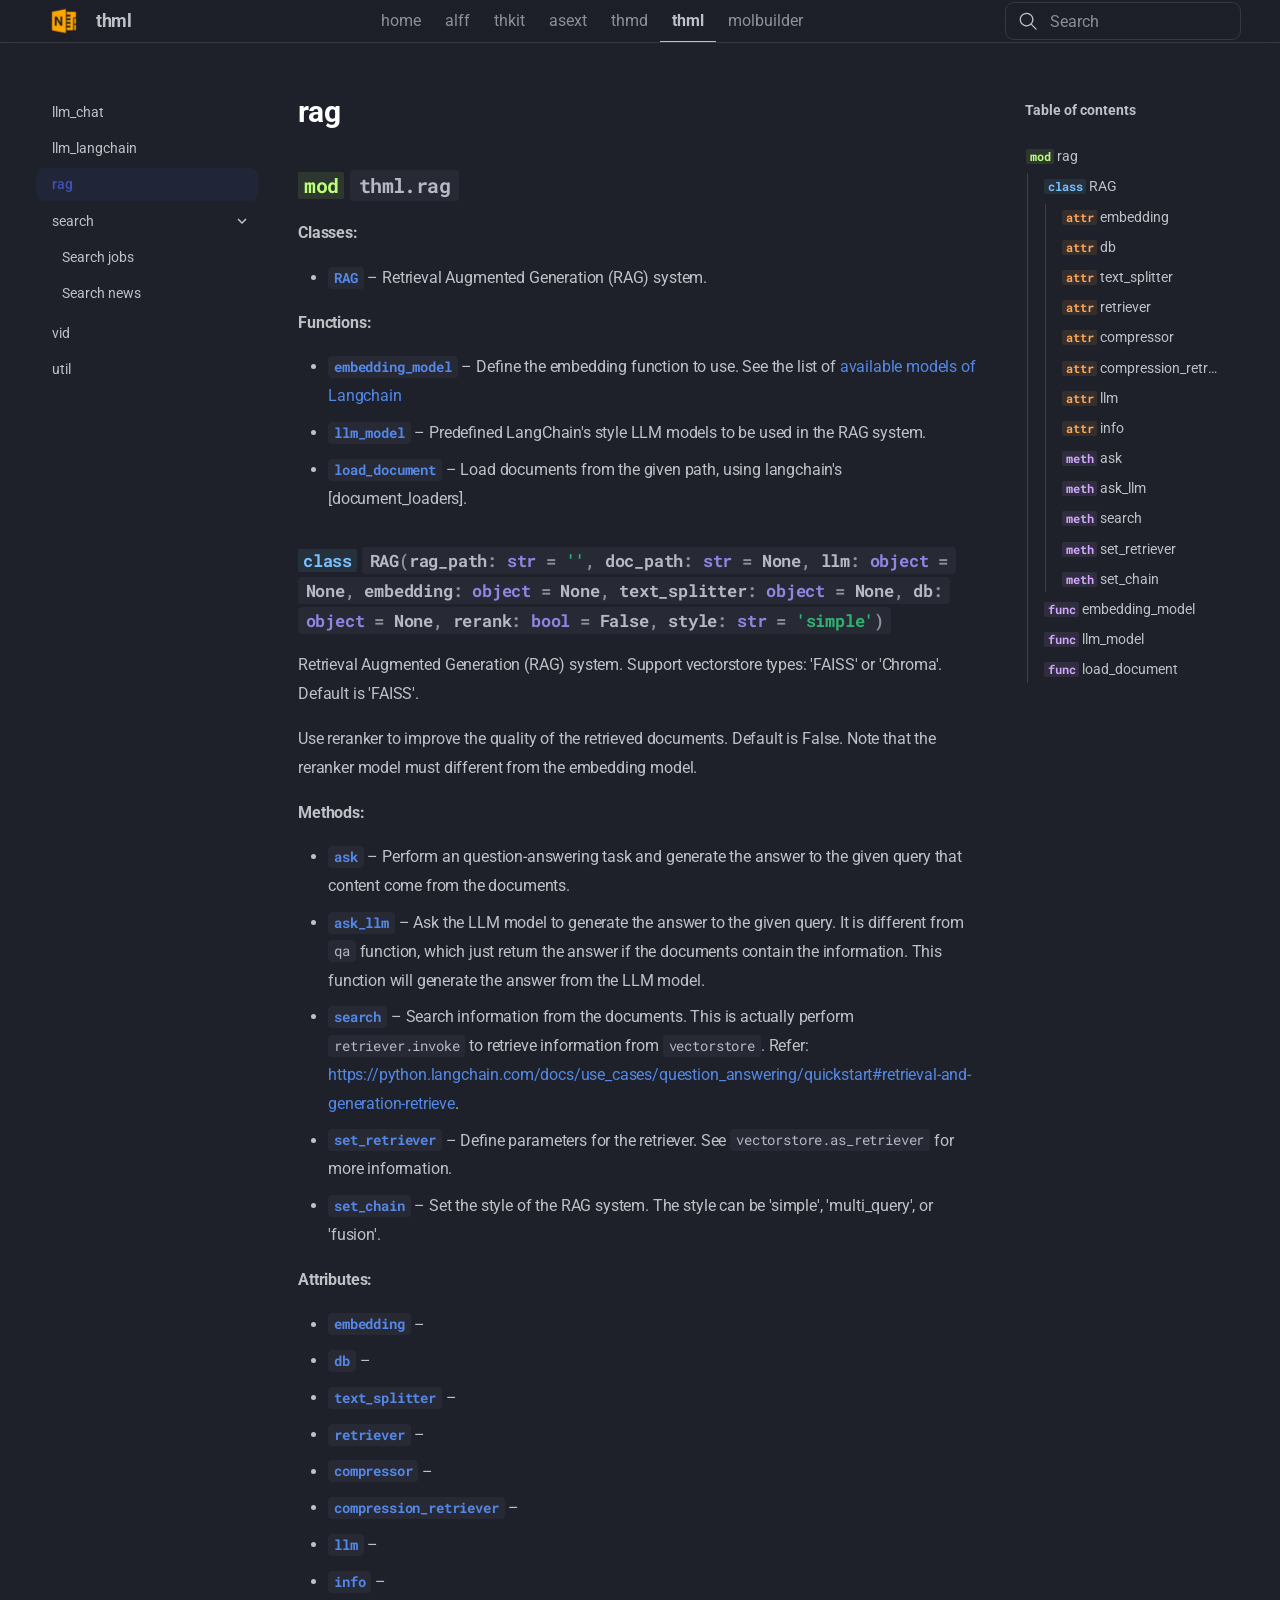
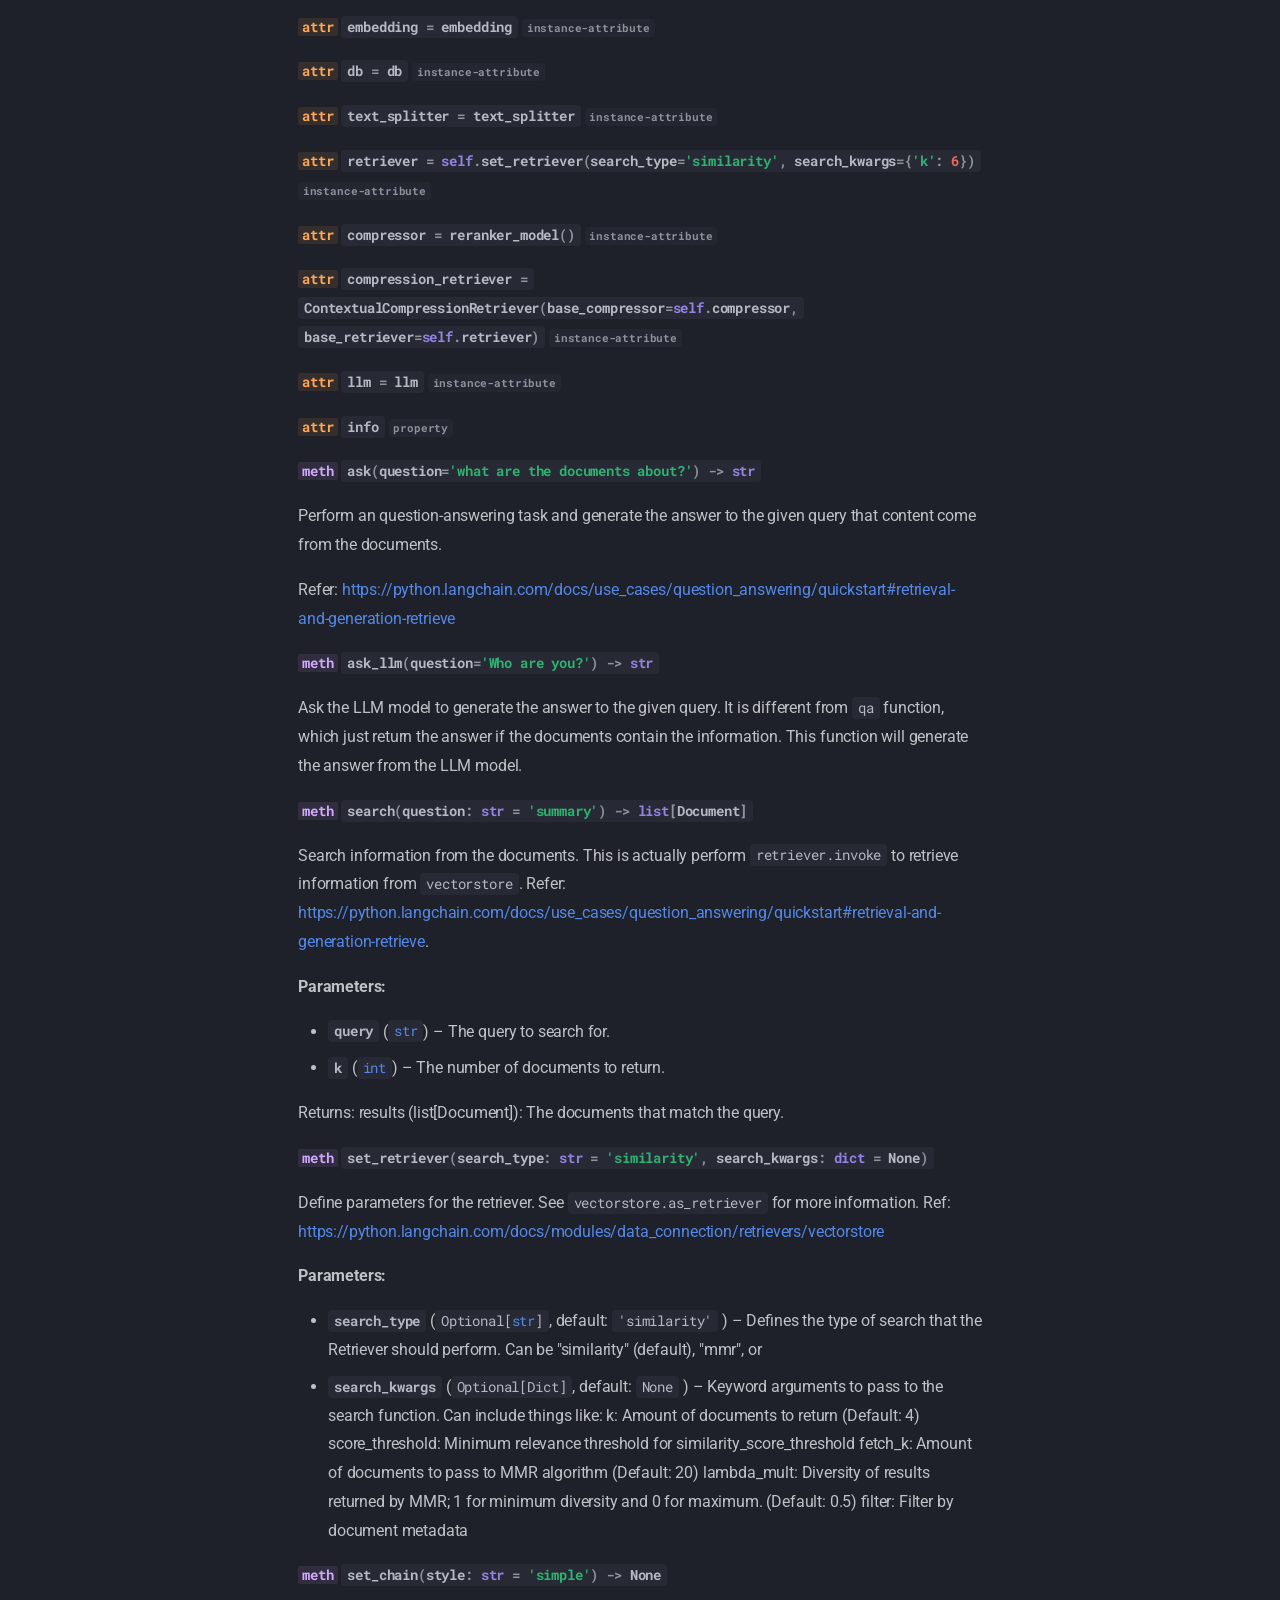
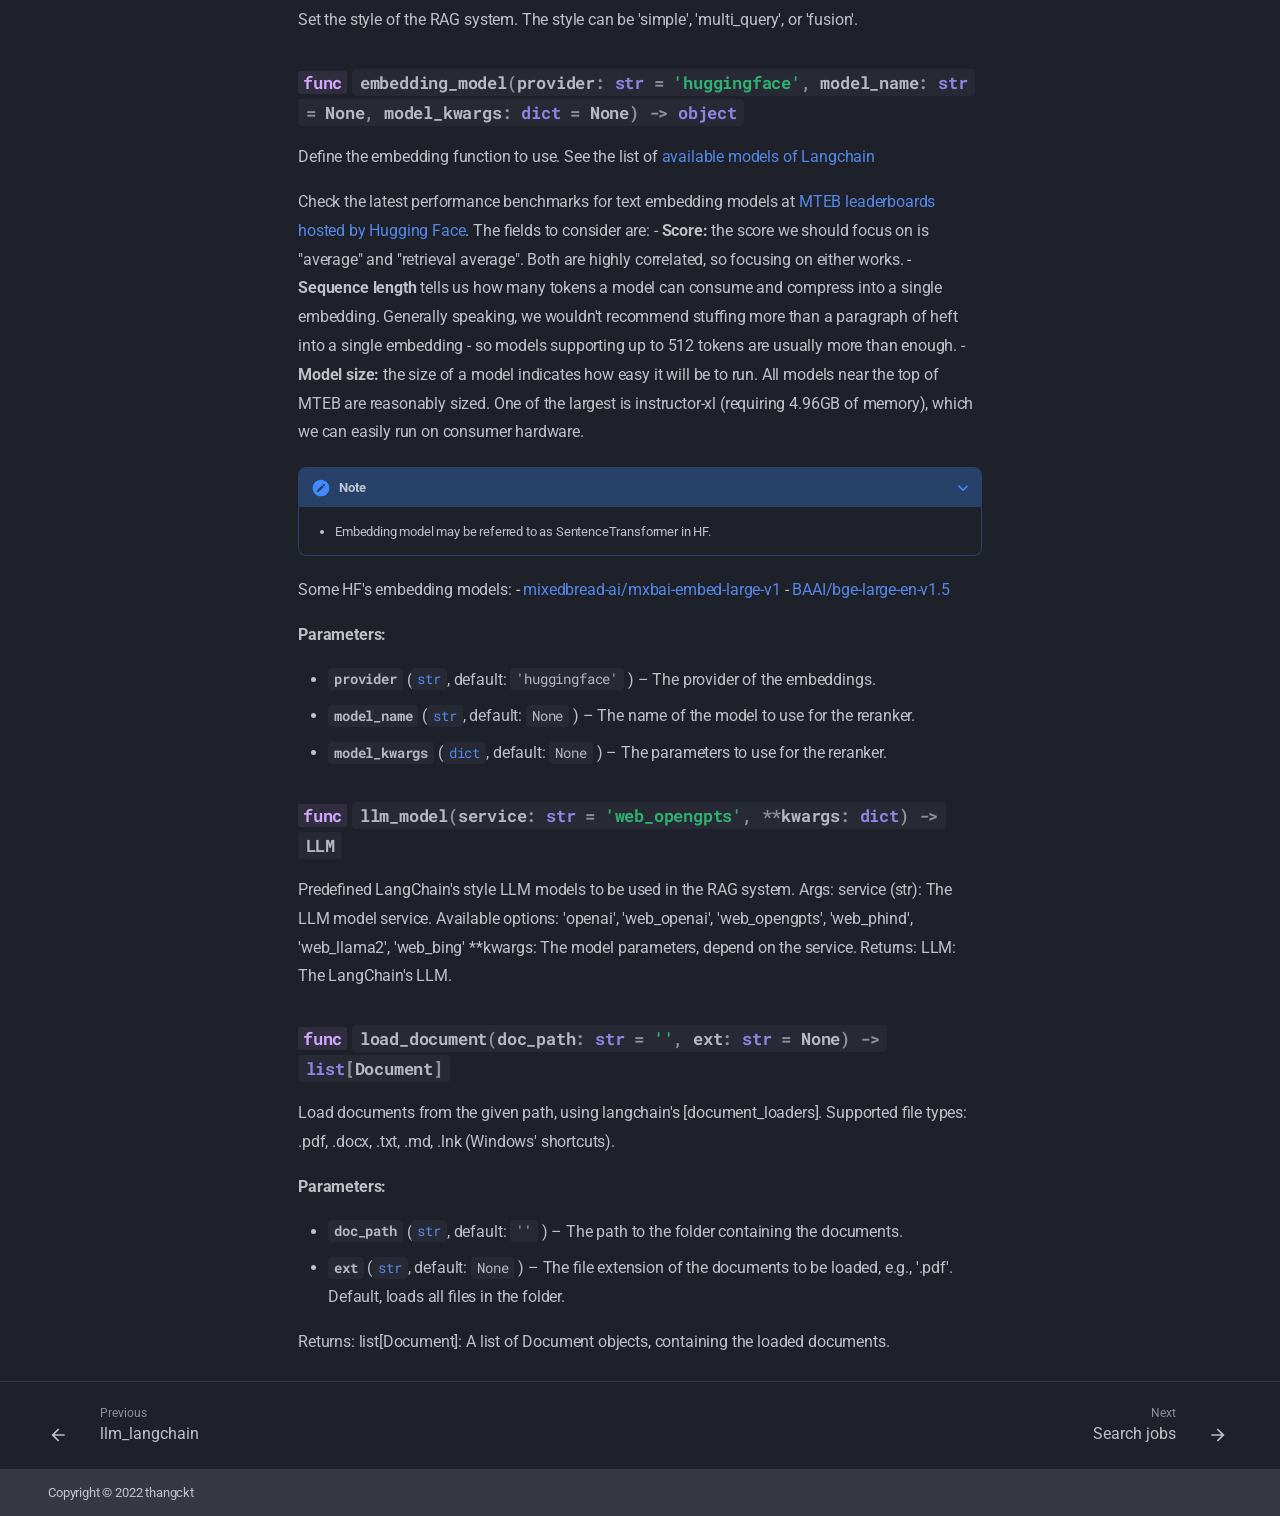
<file: rag/index.html>
<!doctype html>
<html lang="en" class="no-js">
  <head>
    
      <meta charset="utf-8">
      <meta name="viewport" content="width=device-width,initial-scale=1">
      
      
        <meta name="author" content="C.Thang Nguyen">
      
      
      
        <link rel="prev" href="../llm_langchain/">
      
      
        <link rel="next" href="../search_jobs/">
      
      
        
      
      
      
      
        
        
        
          <link rel="icon" href="../_assets/image/one-note-128-o.png">
        
      
      <meta name="generator" content="mkdocs-1.6.1, mkdocs-materialx-10.2.2">
    
    
      
        <title>rag - thml</title>
      
    
    
      <link rel="stylesheet" href="../assets/stylesheets/main.74d6c0ad.min.css">
      
        
        <link rel="stylesheet" href="../assets/stylesheets/palette.a45159b5.min.css">
      
    
    

    

    
      
    
    
      
        
        
        <link rel="preconnect" href="https://fonts.gstatic.com" crossorigin>
        <link rel="stylesheet" href="https://fonts.googleapis.com/css?family=Roboto:300,300i,400,400i,700,700i%7CRoboto+Mono:400,400i,700,700i&display=fallback">
        <style>:root{--md-text-font:"Roboto";--md-code-font:"Roboto Mono"}</style>
      
    
    
      <link rel="stylesheet" href="../assets/_mkdocstrings.css">
    
      <link rel="stylesheet" href="../_assets/extra_theme/css/full_width.css">
    
      <link rel="stylesheet" href="../_assets/extra_theme/css/font_size.css">
    
    <script>__md_scope=new URL("..",location),__md_hash=e=>[...e].reduce(((e,_)=>(e<<5)-e+_.charCodeAt(0)),0),__md_get=(e,_=localStorage,t=__md_scope)=>JSON.parse(_.getItem(t.pathname+"."+e)),__md_set=(e,_,t=localStorage,a=__md_scope)=>{try{t.setItem(a.pathname+"."+e,JSON.stringify(_))}catch(e){}}</script>
    
      
  


  
  

<script id="__analytics">function __md_analytics(){function e(){dataLayer.push(arguments)}window.dataLayer=window.dataLayer||[],e("js",new Date),e("config","G-QM7DWGY7ZT"),document.addEventListener("DOMContentLoaded",(function(){document.forms.search&&document.forms.search.query.addEventListener("blur",(function(){this.value&&e("event","search",{search_term:this.value})}));document$.subscribe((function(){var t=document.forms.feedback;if(void 0!==t)for(var a of t.querySelectorAll("[type=submit]"))a.addEventListener("click",(function(a){a.preventDefault();var n=document.location.pathname,d=this.getAttribute("data-md-value");e("event","feedback",{page:n,data:d}),t.firstElementChild.disabled=!0;var r=t.querySelector(".md-feedback__note [data-md-value='"+d+"']");r&&(r.hidden=!1)})),t.hidden=!1})),location$.subscribe((function(t){e("config","G-QM7DWGY7ZT",{page_path:t.pathname})}))}));var t=document.createElement("script");t.async=!0,t.src="https://www.googletagmanager.com/gtag/js?id=G-QM7DWGY7ZT",document.getElementById("__analytics").insertAdjacentElement("afterEnd",t)}</script>
  
    <script>"undefined"!=typeof __md_analytics&&__md_analytics()</script>
  

    
    
  </head>
  
  
  
  
    
    
    
    
    
    <body dir="ltr" data-md-color-scheme="slate" data-md-color-primary="indigo" data-md-color-accent="indigo" data-mx-topbar="glass">
  
    
    <input class="md-toggle" data-md-toggle="drawer" type="checkbox" id="__drawer" autocomplete="off">
    <input class="md-toggle" data-md-toggle="toc" type="checkbox" id="__toc" autocomplete="off">
    <input class="md-toggle" data-md-toggle="search" type="checkbox" id="__search" autocomplete="off">
    <label class="md-overlay" for="__drawer"></label>
    <label class="md-overlay" for="__toc"></label>
    <div data-md-component="skip">
      
        
        <a href="#thml.rag" class="md-skip">
          Skip to content
        </a>
      
    </div>
    <div data-md-component="announce">
      
    </div>
    
    
      

  

<header class="md-header md-header--shadow" data-md-component="header">
  <nav class="md-header__inner md-grid" aria-label="Header">
    <a href=".." title="thml" class="md-header__button md-logo" aria-label="thml" data-md-component="logo">
      
  <img src="../_assets/image/one-note-128-o.png" alt="logo">

    </a>
    <label class="md-header__button md-icon" for="__drawer">
      
      <svg xmlns="http://www.w3.org/2000/svg" viewBox="0 0 24 24"><path d="M3 6h18v2H3zm0 5h18v2H3zm0 5h18v2H3z"/></svg>
    </label>
    <div class="md-header__title" data-md-component="header-title">
      <div class="md-header__ellipsis">
        <div class="md-header__topic">
          <span class="md-ellipsis">
            thml
          </span>
        </div>
        <div class="md-header__topic" data-md-component="header-topic">
          <span class="md-ellipsis">
            
              rag
            
          </span>
        </div>
      </div>
    </div>
    
      
<nav class="md-tabs" aria-label="Tabs" data-md-component="tabs">
  <div class="md-grid">
    <ul class="md-tabs__list">
      
        
  
  
  
  
    <li class="md-tabs__item">
      <a href="http://thangckt.github.io" class="md-tabs__link">
        
  
  
    
  
  home

      </a>
    </li>
  

      
        
  
  
  
  
    <li class="md-tabs__item">
      <a href="http://thangckt.github.io/alff" class="md-tabs__link">
        
  
  
    
  
  alff

      </a>
    </li>
  

      
        
  
  
  
  
    <li class="md-tabs__item">
      <a href="http://thangckt.github.io/thkit" class="md-tabs__link">
        
  
  
    
  
  thkit

      </a>
    </li>
  

      
        
  
  
  
  
    <li class="md-tabs__item">
      <a href="http://thangckt.github.io/asext" class="md-tabs__link">
        
  
  
    
  
  asext

      </a>
    </li>
  

      
        
  
  
  
  
    <li class="md-tabs__item">
      <a href="http://thangckt.github.io/thmd" class="md-tabs__link">
        
  
  
    
  
  thmd

      </a>
    </li>
  

      
        
  
  
  
    
  
  
    
    
      <li class="md-tabs__item md-tabs__item--active">
        <a href=".." class="md-tabs__link">
          
  
  
    
  
  thml

        </a>
      </li>
    
  

      
        
  
  
  
  
    <li class="md-tabs__item">
      <a href="http://thangckt.github.io/molbuilder" class="md-tabs__link">
        
  
  
    
  
  molbuilder

      </a>
    </li>
  

      
    </ul>
  </div>
</nav>
    
    
      
    
    
    
    
      
      
        <label class="md-header__button md-icon" for="__search">
          
          <svg xmlns="http://www.w3.org/2000/svg" viewBox="0 0 24 24"><path d="M10.25 2a8.25 8.25 0 0 1 6.34 13.53l5.69 5.69a.749.749 0 0 1-.326 1.275.75.75 0 0 1-.734-.215l-5.69-5.69A8.25 8.25 0 1 1 10.25 2M3.5 10.25a6.75 6.75 0 1 0 13.5 0 6.75 6.75 0 0 0-13.5 0"/></svg>
        </label>
        <div class="md-search" data-md-component="search" role="dialog">
  <label class="md-search__overlay" for="__search"></label>
  <div class="md-search__inner" role="search">
    <form class="md-search__form" name="search">
      <input type="text" class="md-search__input" name="query" aria-label="Search" placeholder="Search" autocapitalize="off" autocorrect="off" autocomplete="off" spellcheck="false" data-md-component="search-query" required>
      <label class="md-search__icon md-icon" for="__search">
        
        <svg xmlns="http://www.w3.org/2000/svg" viewBox="0 0 24 24"><path d="M10.25 2a8.25 8.25 0 0 1 6.34 13.53l5.69 5.69a.749.749 0 0 1-.326 1.275.75.75 0 0 1-.734-.215l-5.69-5.69A8.25 8.25 0 1 1 10.25 2M3.5 10.25a6.75 6.75 0 1 0 13.5 0 6.75 6.75 0 0 0-13.5 0"/></svg>
        
        <svg xmlns="http://www.w3.org/2000/svg" viewBox="0 0 24 24"><path d="M20 11v2H8l5.5 5.5-1.42 1.42L4.16 12l7.92-7.92L13.5 5.5 8 11z"/></svg>
      </label>
      <nav class="md-search__options" aria-label="Search">
        
        <button type="reset" class="md-search__icon md-icon" title="Clear" aria-label="Clear" tabindex="-1">
          
          <svg xmlns="http://www.w3.org/2000/svg" viewBox="0 0 24 24"><path d="M19 6.41 17.59 5 12 10.59 6.41 5 5 6.41 10.59 12 5 17.59 6.41 19 12 13.41 17.59 19 19 17.59 13.41 12z"/></svg>
        </button>
      </nav>
      
        <div class="md-search__suggest" data-md-component="search-suggest"></div>
      
    </form>
    <div class="md-search__output">
      <div class="md-search__scrollwrap" tabindex="0">
        <div class="md-search-result md-search-result--pagefind" data-md-component="search-result">
          <div class="md-search-result__meta">
            Initializing search
          </div>
          <ol class="md-search-result__list" role="presentation"></ol>
        </div>
      </div>
    </div>
  </div>
</div>
      
    
    
  </nav>
  
</header>
    
    <div class="md-container" data-md-component="container">
      
      
        
      
      <main class="md-main" data-md-component="main">
        <div class="md-main__inner md-grid">
          
            
              
              <div class="md-sidebar md-sidebar--primary" data-md-component="sidebar" data-md-type="navigation" >
                <div class="md-sidebar__scrollwrap">
                  <div class="md-sidebar__inner">
                    


  


<nav class="md-nav md-nav--primary md-nav--lifted" aria-label="Navigation" data-md-level="0">
  <label class="md-nav__title" for="__drawer">
    <a href=".." title="thml" class="md-nav__button md-logo" aria-label="thml" data-md-component="logo">
      
  <img src="../_assets/image/one-note-128-o.png" alt="logo">

    </a>
    thml
  </label>
  
  <ul class="md-nav__list">
    
      
      
  
  
  
  
    <li class="md-nav__item">
      <a href="http://thangckt.github.io" class="md-nav__link">
        
  
  
  <span class="md-ellipsis">
    
  
    home
  

    
  </span>
  
  

      </a>
    </li>
  

    
      
      
  
  
  
  
    <li class="md-nav__item">
      <a href="http://thangckt.github.io/alff" class="md-nav__link">
        
  
  
  <span class="md-ellipsis">
    
  
    alff
  

    
  </span>
  
  

      </a>
    </li>
  

    
      
      
  
  
  
  
    <li class="md-nav__item">
      <a href="http://thangckt.github.io/thkit" class="md-nav__link">
        
  
  
  <span class="md-ellipsis">
    
  
    thkit
  

    
  </span>
  
  

      </a>
    </li>
  

    
      
      
  
  
  
  
    <li class="md-nav__item">
      <a href="http://thangckt.github.io/asext" class="md-nav__link">
        
  
  
  <span class="md-ellipsis">
    
  
    asext
  

    
  </span>
  
  

      </a>
    </li>
  

    
      
      
  
  
  
  
    <li class="md-nav__item">
      <a href="http://thangckt.github.io/thmd" class="md-nav__link">
        
  
  
  <span class="md-ellipsis">
    
  
    thmd
  

    
  </span>
  
  

      </a>
    </li>
  

    
      
      
  
  
    
  
  
  
    
    
      
        
          
        
      
        
      
        
      
        
      
        
      
        
      
        
      
    
    
    
      
        
        
      
      
    
    
    <li class="md-nav__item md-nav__item--active md-nav__item--section md-nav__item--nested">
      
        
        
        <input class="md-nav__toggle md-toggle " type="checkbox" id="__nav_6" checked>
        
          
          <div class="md-nav__link md-nav__container">
            <a href=".." class="md-nav__link ">
              
  
  
  <span class="md-ellipsis">
    
  
    thml
  

    
  </span>
  
  

            </a>
            
              
              <label class="md-nav__link " for="__nav_6" id="__nav_6_label" tabindex="">
                <span class="md-nav__icon md-icon"></span>
              </label>
            
          </div>
        
        <nav class="md-nav" data-md-level="1" aria-labelledby="__nav_6_label" aria-expanded="true">
          <label class="md-nav__title" for="__nav_6">
            <span class="md-nav__icon md-icon"></span>
            
  
    thml
  

          </label>
          <ul class="md-nav__list">
            
              
            
              
                
  
  
  
  
    <li class="md-nav__item">
      <a href="../llm_chat/" class="md-nav__link">
        
  
  
  <span class="md-ellipsis">
    
  
    llm_chat
  

    
  </span>
  
  

      </a>
    </li>
  

              
            
              
                
  
  
  
  
    <li class="md-nav__item">
      <a href="../llm_langchain/" class="md-nav__link">
        
  
  
  <span class="md-ellipsis">
    
  
    llm_langchain
  

    
  </span>
  
  

      </a>
    </li>
  

              
            
              
                
  
  
    
  
  
  
    <li class="md-nav__item md-nav__item--active">
      
      <input class="md-nav__toggle md-toggle" type="checkbox" id="__toc">
      
      
      
        <label class="md-nav__link md-nav__link--active" for="__toc">
          
  
  
  <span class="md-ellipsis">
    
  
    rag
  

    
  </span>
  
  

          <span class="md-nav__icon md-icon"></span>
        </label>
      
      <a href="./" class="md-nav__link md-nav__link--active">
        
  
  
  <span class="md-ellipsis">
    
  
    rag
  

    
  </span>
  
  

      </a>
      
        

<nav class="md-nav md-nav--secondary" aria-label="Table of contents">
  
  
  
  
    <label class="md-nav__title" for="__toc">
      <span class="md-nav__icon md-icon"></span>
      Table of contents
    </label>
    <ul class="md-nav__list" data-md-component="toc">
      
        <li class="md-nav__item">
  <a href="#thml.rag" class="md-nav__link">
    <span class="md-ellipsis">
      
        <code class="doc-symbol doc-symbol-toc doc-symbol-module"></code>&nbsp;rag
      
    </span>
  </a>
  
    <nav class="md-nav" aria-label=" rag">
      <ul class="md-nav__list">
        
          <li class="md-nav__item">
  <a href="#thml.rag.RAG" class="md-nav__link">
    <span class="md-ellipsis">
      
        <code class="doc-symbol doc-symbol-toc doc-symbol-class"></code>&nbsp;RAG
      
    </span>
  </a>
  
    <nav class="md-nav" aria-label=" RAG">
      <ul class="md-nav__list">
        
          <li class="md-nav__item">
  <a href="#thml.rag.RAG.embedding" class="md-nav__link">
    <span class="md-ellipsis">
      
        <code class="doc-symbol doc-symbol-toc doc-symbol-attribute"></code>&nbsp;embedding
      
    </span>
  </a>
  
</li>
        
          <li class="md-nav__item">
  <a href="#thml.rag.RAG.db" class="md-nav__link">
    <span class="md-ellipsis">
      
        <code class="doc-symbol doc-symbol-toc doc-symbol-attribute"></code>&nbsp;db
      
    </span>
  </a>
  
</li>
        
          <li class="md-nav__item">
  <a href="#thml.rag.RAG.text_splitter" class="md-nav__link">
    <span class="md-ellipsis">
      
        <code class="doc-symbol doc-symbol-toc doc-symbol-attribute"></code>&nbsp;text_splitter
      
    </span>
  </a>
  
</li>
        
          <li class="md-nav__item">
  <a href="#thml.rag.RAG.retriever" class="md-nav__link">
    <span class="md-ellipsis">
      
        <code class="doc-symbol doc-symbol-toc doc-symbol-attribute"></code>&nbsp;retriever
      
    </span>
  </a>
  
</li>
        
          <li class="md-nav__item">
  <a href="#thml.rag.RAG.compressor" class="md-nav__link">
    <span class="md-ellipsis">
      
        <code class="doc-symbol doc-symbol-toc doc-symbol-attribute"></code>&nbsp;compressor
      
    </span>
  </a>
  
</li>
        
          <li class="md-nav__item">
  <a href="#thml.rag.RAG.compression_retriever" class="md-nav__link">
    <span class="md-ellipsis">
      
        <code class="doc-symbol doc-symbol-toc doc-symbol-attribute"></code>&nbsp;compression_retriever
      
    </span>
  </a>
  
</li>
        
          <li class="md-nav__item">
  <a href="#thml.rag.RAG.llm" class="md-nav__link">
    <span class="md-ellipsis">
      
        <code class="doc-symbol doc-symbol-toc doc-symbol-attribute"></code>&nbsp;llm
      
    </span>
  </a>
  
</li>
        
          <li class="md-nav__item">
  <a href="#thml.rag.RAG.info" class="md-nav__link">
    <span class="md-ellipsis">
      
        <code class="doc-symbol doc-symbol-toc doc-symbol-attribute"></code>&nbsp;info
      
    </span>
  </a>
  
</li>
        
          <li class="md-nav__item">
  <a href="#thml.rag.RAG.ask" class="md-nav__link">
    <span class="md-ellipsis">
      
        <code class="doc-symbol doc-symbol-toc doc-symbol-method"></code>&nbsp;ask
      
    </span>
  </a>
  
</li>
        
          <li class="md-nav__item">
  <a href="#thml.rag.RAG.ask_llm" class="md-nav__link">
    <span class="md-ellipsis">
      
        <code class="doc-symbol doc-symbol-toc doc-symbol-method"></code>&nbsp;ask_llm
      
    </span>
  </a>
  
</li>
        
          <li class="md-nav__item">
  <a href="#thml.rag.RAG.search" class="md-nav__link">
    <span class="md-ellipsis">
      
        <code class="doc-symbol doc-symbol-toc doc-symbol-method"></code>&nbsp;search
      
    </span>
  </a>
  
</li>
        
          <li class="md-nav__item">
  <a href="#thml.rag.RAG.set_retriever" class="md-nav__link">
    <span class="md-ellipsis">
      
        <code class="doc-symbol doc-symbol-toc doc-symbol-method"></code>&nbsp;set_retriever
      
    </span>
  </a>
  
</li>
        
          <li class="md-nav__item">
  <a href="#thml.rag.RAG.set_chain" class="md-nav__link">
    <span class="md-ellipsis">
      
        <code class="doc-symbol doc-symbol-toc doc-symbol-method"></code>&nbsp;set_chain
      
    </span>
  </a>
  
</li>
        
      </ul>
    </nav>
  
</li>
        
          <li class="md-nav__item">
  <a href="#thml.rag.embedding_model" class="md-nav__link">
    <span class="md-ellipsis">
      
        <code class="doc-symbol doc-symbol-toc doc-symbol-function"></code>&nbsp;embedding_model
      
    </span>
  </a>
  
</li>
        
          <li class="md-nav__item">
  <a href="#thml.rag.llm_model" class="md-nav__link">
    <span class="md-ellipsis">
      
        <code class="doc-symbol doc-symbol-toc doc-symbol-function"></code>&nbsp;llm_model
      
    </span>
  </a>
  
</li>
        
          <li class="md-nav__item">
  <a href="#thml.rag.load_document" class="md-nav__link">
    <span class="md-ellipsis">
      
        <code class="doc-symbol doc-symbol-toc doc-symbol-function"></code>&nbsp;load_document
      
    </span>
  </a>
  
</li>
        
      </ul>
    </nav>
  
</li>
      
    </ul>
  
</nav>
      
    </li>
  

              
            
              
                
  
  
  
  
    
    
      
        
      
        
      
    
    
    
      
      
    
    
    <li class="md-nav__item md-nav__item--nested">
      
        
        
          
        
        <input class="md-nav__toggle md-toggle md-toggle--indeterminate" type="checkbox" id="__nav_6_5" >
        
          
          <label class="md-nav__link" for="__nav_6_5" id="__nav_6_5_label" tabindex="0">
            
  
  
  <span class="md-ellipsis">
    
  
    search
  

    
  </span>
  
  

            <span class="md-nav__icon md-icon"></span>
          </label>
        
        <nav class="md-nav" data-md-level="2" aria-labelledby="__nav_6_5_label" aria-expanded="false">
          <label class="md-nav__title" for="__nav_6_5">
            <span class="md-nav__icon md-icon"></span>
            
  
    search
  

          </label>
          <ul class="md-nav__list">
            
              
                
  
  
  
  
    <li class="md-nav__item">
      <a href="../search_jobs/" class="md-nav__link">
        
  
  
  <span class="md-ellipsis">
    
  
    Search jobs
  

    
  </span>
  
  

      </a>
    </li>
  

              
            
              
                
  
  
  
  
    <li class="md-nav__item">
      <a href="../search_news/" class="md-nav__link">
        
  
  
  <span class="md-ellipsis">
    
  
    Search news
  

    
  </span>
  
  

      </a>
    </li>
  

              
            
          </ul>
        </nav>
      
    </li>
  

              
            
              
                
  
  
  
  
    <li class="md-nav__item">
      <a href="../vid/" class="md-nav__link">
        
  
  
  <span class="md-ellipsis">
    
  
    vid
  

    
  </span>
  
  

      </a>
    </li>
  

              
            
              
                
  
  
  
  
    <li class="md-nav__item">
      <a href="../util/" class="md-nav__link">
        
  
  
  <span class="md-ellipsis">
    
  
    util
  

    
  </span>
  
  

      </a>
    </li>
  

              
            
          </ul>
        </nav>
      
    </li>
  

    
      
      
  
  
  
  
    <li class="md-nav__item">
      <a href="http://thangckt.github.io/molbuilder" class="md-nav__link">
        
  
  
  <span class="md-ellipsis">
    
  
    molbuilder
  

    
  </span>
  
  

      </a>
    </li>
  

    
  </ul>
</nav>
                  </div>
                </div>
              </div>
            
            
              
              <div class="md-sidebar md-sidebar--secondary" data-md-component="sidebar" data-md-type="toc" >
                <div class="md-sidebar__scrollwrap">
                  <div class="md-sidebar__inner">
                    

<nav class="md-nav md-nav--secondary" aria-label="Table of contents">
  
  
  
  
    <label class="md-nav__title" for="__toc">
      <span class="md-nav__icon md-icon"></span>
      Table of contents
    </label>
    <ul class="md-nav__list" data-md-component="toc">
      
        <li class="md-nav__item">
  <a href="#thml.rag" class="md-nav__link">
    <span class="md-ellipsis">
      
        <code class="doc-symbol doc-symbol-toc doc-symbol-module"></code>&nbsp;rag
      
    </span>
  </a>
  
    <nav class="md-nav" aria-label=" rag">
      <ul class="md-nav__list">
        
          <li class="md-nav__item">
  <a href="#thml.rag.RAG" class="md-nav__link">
    <span class="md-ellipsis">
      
        <code class="doc-symbol doc-symbol-toc doc-symbol-class"></code>&nbsp;RAG
      
    </span>
  </a>
  
    <nav class="md-nav" aria-label=" RAG">
      <ul class="md-nav__list">
        
          <li class="md-nav__item">
  <a href="#thml.rag.RAG.embedding" class="md-nav__link">
    <span class="md-ellipsis">
      
        <code class="doc-symbol doc-symbol-toc doc-symbol-attribute"></code>&nbsp;embedding
      
    </span>
  </a>
  
</li>
        
          <li class="md-nav__item">
  <a href="#thml.rag.RAG.db" class="md-nav__link">
    <span class="md-ellipsis">
      
        <code class="doc-symbol doc-symbol-toc doc-symbol-attribute"></code>&nbsp;db
      
    </span>
  </a>
  
</li>
        
          <li class="md-nav__item">
  <a href="#thml.rag.RAG.text_splitter" class="md-nav__link">
    <span class="md-ellipsis">
      
        <code class="doc-symbol doc-symbol-toc doc-symbol-attribute"></code>&nbsp;text_splitter
      
    </span>
  </a>
  
</li>
        
          <li class="md-nav__item">
  <a href="#thml.rag.RAG.retriever" class="md-nav__link">
    <span class="md-ellipsis">
      
        <code class="doc-symbol doc-symbol-toc doc-symbol-attribute"></code>&nbsp;retriever
      
    </span>
  </a>
  
</li>
        
          <li class="md-nav__item">
  <a href="#thml.rag.RAG.compressor" class="md-nav__link">
    <span class="md-ellipsis">
      
        <code class="doc-symbol doc-symbol-toc doc-symbol-attribute"></code>&nbsp;compressor
      
    </span>
  </a>
  
</li>
        
          <li class="md-nav__item">
  <a href="#thml.rag.RAG.compression_retriever" class="md-nav__link">
    <span class="md-ellipsis">
      
        <code class="doc-symbol doc-symbol-toc doc-symbol-attribute"></code>&nbsp;compression_retriever
      
    </span>
  </a>
  
</li>
        
          <li class="md-nav__item">
  <a href="#thml.rag.RAG.llm" class="md-nav__link">
    <span class="md-ellipsis">
      
        <code class="doc-symbol doc-symbol-toc doc-symbol-attribute"></code>&nbsp;llm
      
    </span>
  </a>
  
</li>
        
          <li class="md-nav__item">
  <a href="#thml.rag.RAG.info" class="md-nav__link">
    <span class="md-ellipsis">
      
        <code class="doc-symbol doc-symbol-toc doc-symbol-attribute"></code>&nbsp;info
      
    </span>
  </a>
  
</li>
        
          <li class="md-nav__item">
  <a href="#thml.rag.RAG.ask" class="md-nav__link">
    <span class="md-ellipsis">
      
        <code class="doc-symbol doc-symbol-toc doc-symbol-method"></code>&nbsp;ask
      
    </span>
  </a>
  
</li>
        
          <li class="md-nav__item">
  <a href="#thml.rag.RAG.ask_llm" class="md-nav__link">
    <span class="md-ellipsis">
      
        <code class="doc-symbol doc-symbol-toc doc-symbol-method"></code>&nbsp;ask_llm
      
    </span>
  </a>
  
</li>
        
          <li class="md-nav__item">
  <a href="#thml.rag.RAG.search" class="md-nav__link">
    <span class="md-ellipsis">
      
        <code class="doc-symbol doc-symbol-toc doc-symbol-method"></code>&nbsp;search
      
    </span>
  </a>
  
</li>
        
          <li class="md-nav__item">
  <a href="#thml.rag.RAG.set_retriever" class="md-nav__link">
    <span class="md-ellipsis">
      
        <code class="doc-symbol doc-symbol-toc doc-symbol-method"></code>&nbsp;set_retriever
      
    </span>
  </a>
  
</li>
        
          <li class="md-nav__item">
  <a href="#thml.rag.RAG.set_chain" class="md-nav__link">
    <span class="md-ellipsis">
      
        <code class="doc-symbol doc-symbol-toc doc-symbol-method"></code>&nbsp;set_chain
      
    </span>
  </a>
  
</li>
        
      </ul>
    </nav>
  
</li>
        
          <li class="md-nav__item">
  <a href="#thml.rag.embedding_model" class="md-nav__link">
    <span class="md-ellipsis">
      
        <code class="doc-symbol doc-symbol-toc doc-symbol-function"></code>&nbsp;embedding_model
      
    </span>
  </a>
  
</li>
        
          <li class="md-nav__item">
  <a href="#thml.rag.llm_model" class="md-nav__link">
    <span class="md-ellipsis">
      
        <code class="doc-symbol doc-symbol-toc doc-symbol-function"></code>&nbsp;llm_model
      
    </span>
  </a>
  
</li>
        
          <li class="md-nav__item">
  <a href="#thml.rag.load_document" class="md-nav__link">
    <span class="md-ellipsis">
      
        <code class="doc-symbol doc-symbol-toc doc-symbol-function"></code>&nbsp;load_document
      
    </span>
  </a>
  
</li>
        
      </ul>
    </nav>
  
</li>
      
    </ul>
  
</nav>
                  </div>
                </div>
              </div>
            
          
          
            <div class="md-content" data-md-component="content">
              
              
              
              <article class="md-content__inner md-typeset" data-pagefind-body>
                
                  

  <h1>rag</h1>

<div class="doc doc-object doc-module">



<h2 id="thml.rag" class="doc doc-heading">
<code class="doc-symbol doc-symbol-heading doc-symbol-module"></code>            <code>thml.rag</code>


<a href="#thml.rag" class="headerlink" title="Permanent link">¤</a></h2>

    <div class="doc doc-contents first">

          









<p><span class="doc-section-title">Classes:</span></p>
    <ul>
        <li class="doc-section-item field-body">
          <b><code><a class="autorefs autorefs-internal" title="              RAG(rag_path: str = '', doc_path: str = None, llm: object = None, embedding: object = None, text_splitter: object = None, db: object = None, rerank: bool = False, style: str = 'simple') (thml.rag.RAG)" href="#thml.rag.RAG">RAG</a></code></b>
          –
          <div class="doc-md-description">
            <p>Retrieval Augmented Generation (RAG) system.</p>
          </div>
        </li>
    </ul>




<p><span class="doc-section-title">Functions:</span></p>
    <ul>
          <li class="doc-section-item field-body">
            <b><code><a class="autorefs autorefs-internal" title="            embedding_model(provider: str = 'huggingface', model_name: str = None, model_kwargs: dict = None) -> object (thml.rag.embedding_model)" href="#thml.rag.embedding_model">embedding_model</a></code></b>
            –
            <div class="doc-md-description">
              <p>Define the embedding function to use. See the list of <a href="https://python.langchain.com/docs/integrations/text_embeddin">available models of Langchain</a></p>
            </div>
          </li>
          <li class="doc-section-item field-body">
            <b><code><a class="autorefs autorefs-internal" title="            llm_model(service: str = 'web_opengpts', **kwargs: dict) -> LLM (thml.rag.llm_model)" href="#thml.rag.llm_model">llm_model</a></code></b>
            –
            <div class="doc-md-description">
              <p>Predefined LangChain's style LLM models to be used in the RAG system.</p>
            </div>
          </li>
          <li class="doc-section-item field-body">
            <b><code><a class="autorefs autorefs-internal" title="            load_document(doc_path: str = '', ext: str = None) -> list[Document] (thml.rag.load_document)" href="#thml.rag.load_document">load_document</a></code></b>
            –
            <div class="doc-md-description">
              <p>Load documents from the given path, using langchain's [document_loaders].</p>
            </div>
          </li>
    </ul>





<div class="doc doc-children">









<div class="doc doc-object doc-class">



<h3 id="thml.rag.RAG" class="doc doc-heading">
<code class="doc-symbol doc-symbol-heading doc-symbol-class"></code>              <code class="highlight language-python"><span class="n">RAG</span><span class="p">(</span><span class="n">rag_path</span><span class="p">:</span> <span class="nb">str</span> <span class="o">=</span> <span class="s1">''</span><span class="p">,</span> <span class="n">doc_path</span><span class="p">:</span> <span class="nb">str</span> <span class="o">=</span> <span class="kc">None</span><span class="p">,</span> <span class="n">llm</span><span class="p">:</span> <span class="nb">object</span> <span class="o">=</span> <span class="kc">None</span><span class="p">,</span> <span class="n">embedding</span><span class="p">:</span> <span class="nb">object</span> <span class="o">=</span> <span class="kc">None</span><span class="p">,</span> <span class="n">text_splitter</span><span class="p">:</span> <span class="nb">object</span> <span class="o">=</span> <span class="kc">None</span><span class="p">,</span> <span class="n">db</span><span class="p">:</span> <span class="nb">object</span> <span class="o">=</span> <span class="kc">None</span><span class="p">,</span> <span class="n">rerank</span><span class="p">:</span> <span class="nb">bool</span> <span class="o">=</span> <span class="kc">False</span><span class="p">,</span> <span class="n">style</span><span class="p">:</span> <span class="nb">str</span> <span class="o">=</span> <span class="s1">'simple'</span><span class="p">)</span></code>

<a href="#thml.rag.RAG" class="headerlink" title="Permanent link">¤</a></h3>


    <div class="doc doc-contents ">



        <p>Retrieval Augmented Generation (RAG) system.
Support vectorstore types: 'FAISS' or 'Chroma'. Default is 'FAISS'.</p>
<p>Use reranker to improve the quality of the retrieved documents. Default is False. Note that the reranker model must different from the embedding model.</p>

          











<p><span class="doc-section-title">Methods:</span></p>
    <ul>
          <li class="doc-section-item field-body">
            <b><code><a class="autorefs autorefs-internal" title="            ask(question='what are the documents about?') -> str (thml.rag.RAG.ask)" href="#thml.rag.RAG.ask">ask</a></code></b>
            –
            <div class="doc-md-description">
              <p>Perform an question-answering task and generate the answer to the given query that content come from the documents.</p>
            </div>
          </li>
          <li class="doc-section-item field-body">
            <b><code><a class="autorefs autorefs-internal" title="            ask_llm(question='Who are you?') -> str (thml.rag.RAG.ask_llm)" href="#thml.rag.RAG.ask_llm">ask_llm</a></code></b>
            –
            <div class="doc-md-description">
              <p>Ask the LLM model to generate the answer to the given query. It is different from <code>qa</code> function, which just return the answer if the documents contain the information. This function will generate the answer from the LLM model.</p>
            </div>
          </li>
          <li class="doc-section-item field-body">
            <b><code><a class="autorefs autorefs-internal" title="            search(question: str = 'summary') -> list[Document] (thml.rag.RAG.search)" href="#thml.rag.RAG.search">search</a></code></b>
            –
            <div class="doc-md-description">
              <p>Search information from the documents. This is actually perform <code>retriever.invoke</code> to retrieve information from <code>vectorstore</code>. Refer: <a href="https://python.langchain.com/docs/use_cases/question_answering/quickstart#retrieval-and-generation-retrieve">https://python.langchain.com/docs/use_cases/question_answering/quickstart#retrieval-and-generation-retrieve</a>.</p>
            </div>
          </li>
          <li class="doc-section-item field-body">
            <b><code><a class="autorefs autorefs-internal" title="            set_retriever(search_type: str = 'similarity', search_kwargs: dict = None) (thml.rag.RAG.set_retriever)" href="#thml.rag.RAG.set_retriever">set_retriever</a></code></b>
            –
            <div class="doc-md-description">
              <p>Define parameters for the retriever. See <code>vectorstore.as_retriever</code> for more information.</p>
            </div>
          </li>
          <li class="doc-section-item field-body">
            <b><code><a class="autorefs autorefs-internal" title="            set_chain(style: str = 'simple') -> None (thml.rag.RAG.set_chain)" href="#thml.rag.RAG.set_chain">set_chain</a></code></b>
            –
            <div class="doc-md-description">
              <p>Set the style of the RAG system. The style can be 'simple', 'multi_query', or 'fusion'.</p>
            </div>
          </li>
    </ul>




<p><span class="doc-section-title">Attributes:</span></p>
    <ul>
        <li class="doc-section-item field-body">
          <b><code><a class="autorefs autorefs-internal" title="            embedding = embedding

  
      instance-attribute
   (thml.rag.RAG.embedding)" href="#thml.rag.RAG.embedding">embedding</a></code></b>
          –
          <div class="doc-md-description">
            
          </div>
        </li>
        <li class="doc-section-item field-body">
          <b><code><a class="autorefs autorefs-internal" title="            db = db

  
      instance-attribute
   (thml.rag.RAG.db)" href="#thml.rag.RAG.db">db</a></code></b>
          –
          <div class="doc-md-description">
            
          </div>
        </li>
        <li class="doc-section-item field-body">
          <b><code><a class="autorefs autorefs-internal" title="            text_splitter = text_splitter

  
      instance-attribute
   (thml.rag.RAG.text_splitter)" href="#thml.rag.RAG.text_splitter">text_splitter</a></code></b>
          –
          <div class="doc-md-description">
            
          </div>
        </li>
        <li class="doc-section-item field-body">
          <b><code><a class="autorefs autorefs-internal" title="            retriever = self.set_retriever(search_type='similarity', search_kwargs={'k': 6})

  
      instance-attribute
   (thml.rag.RAG.retriever)" href="#thml.rag.RAG.retriever">retriever</a></code></b>
          –
          <div class="doc-md-description">
            
          </div>
        </li>
        <li class="doc-section-item field-body">
          <b><code><a class="autorefs autorefs-internal" title="            compressor = reranker_model()

  
      instance-attribute
   (thml.rag.RAG.compressor)" href="#thml.rag.RAG.compressor">compressor</a></code></b>
          –
          <div class="doc-md-description">
            
          </div>
        </li>
        <li class="doc-section-item field-body">
          <b><code><a class="autorefs autorefs-internal" title="            compression_retriever = ContextualCompressionRetriever(base_compressor=self.compressor, base_retriever=self.retriever)

  
      instance-attribute
   (thml.rag.RAG.compression_retriever)" href="#thml.rag.RAG.compression_retriever">compression_retriever</a></code></b>
          –
          <div class="doc-md-description">
            
          </div>
        </li>
        <li class="doc-section-item field-body">
          <b><code><a class="autorefs autorefs-internal" title="            llm = llm

  
      instance-attribute
   (thml.rag.RAG.llm)" href="#thml.rag.RAG.llm">llm</a></code></b>
          –
          <div class="doc-md-description">
            
          </div>
        </li>
        <li class="doc-section-item field-body">
          <b><code><a class="autorefs autorefs-internal" title="            info

  
      property
   (thml.rag.RAG.info)" href="#thml.rag.RAG.info">info</a></code></b>
          –
          <div class="doc-md-description">
            
          </div>
        </li>
    </ul>




<div class="doc doc-children">







<div class="doc doc-object doc-attribute">



<h4 id="thml.rag.RAG.embedding" class="doc doc-heading">
<code class="doc-symbol doc-symbol-heading doc-symbol-attribute"></code>            <code class="highlight language-python"><span class="n">embedding</span> <span class="o">=</span> <span class="n">embedding</span></code>

  <span class="doc doc-labels">
      <small class="doc doc-label doc-label-instance-attribute"><code>instance-attribute</code></small>
  </span>

<a href="#thml.rag.RAG.embedding" class="headerlink" title="Permanent link">¤</a></h4>


    <div class="doc doc-contents ">

          
    </div>

</div>

<div class="doc doc-object doc-attribute">



<h4 id="thml.rag.RAG.db" class="doc doc-heading">
<code class="doc-symbol doc-symbol-heading doc-symbol-attribute"></code>            <code class="highlight language-python"><span class="n">db</span> <span class="o">=</span> <span class="n">db</span></code>

  <span class="doc doc-labels">
      <small class="doc doc-label doc-label-instance-attribute"><code>instance-attribute</code></small>
  </span>

<a href="#thml.rag.RAG.db" class="headerlink" title="Permanent link">¤</a></h4>


    <div class="doc doc-contents ">

          
    </div>

</div>

<div class="doc doc-object doc-attribute">



<h4 id="thml.rag.RAG.text_splitter" class="doc doc-heading">
<code class="doc-symbol doc-symbol-heading doc-symbol-attribute"></code>            <code class="highlight language-python"><span class="n">text_splitter</span> <span class="o">=</span> <span class="n">text_splitter</span></code>

  <span class="doc doc-labels">
      <small class="doc doc-label doc-label-instance-attribute"><code>instance-attribute</code></small>
  </span>

<a href="#thml.rag.RAG.text_splitter" class="headerlink" title="Permanent link">¤</a></h4>


    <div class="doc doc-contents ">

          
    </div>

</div>

<div class="doc doc-object doc-attribute">



<h4 id="thml.rag.RAG.retriever" class="doc doc-heading">
<code class="doc-symbol doc-symbol-heading doc-symbol-attribute"></code>            <code class="highlight language-python"><span class="n">retriever</span> <span class="o">=</span> <span class="bp">self</span><span class="o">.</span><span class="n">set_retriever</span><span class="p">(</span><span class="n">search_type</span><span class="o">=</span><span class="s1">'similarity'</span><span class="p">,</span> <span class="n">search_kwargs</span><span class="o">=</span><span class="p">{</span><span class="s1">'k'</span><span class="p">:</span> <span class="mi">6</span><span class="p">})</span></code>

  <span class="doc doc-labels">
      <small class="doc doc-label doc-label-instance-attribute"><code>instance-attribute</code></small>
  </span>

<a href="#thml.rag.RAG.retriever" class="headerlink" title="Permanent link">¤</a></h4>


    <div class="doc doc-contents ">

          
    </div>

</div>

<div class="doc doc-object doc-attribute">



<h4 id="thml.rag.RAG.compressor" class="doc doc-heading">
<code class="doc-symbol doc-symbol-heading doc-symbol-attribute"></code>            <code class="highlight language-python"><span class="n">compressor</span> <span class="o">=</span> <span class="n">reranker_model</span><span class="p">()</span></code>

  <span class="doc doc-labels">
      <small class="doc doc-label doc-label-instance-attribute"><code>instance-attribute</code></small>
  </span>

<a href="#thml.rag.RAG.compressor" class="headerlink" title="Permanent link">¤</a></h4>


    <div class="doc doc-contents ">

          
    </div>

</div>

<div class="doc doc-object doc-attribute">



<h4 id="thml.rag.RAG.compression_retriever" class="doc doc-heading">
<code class="doc-symbol doc-symbol-heading doc-symbol-attribute"></code>            <code class="highlight language-python"><span class="n">compression_retriever</span> <span class="o">=</span> <span class="n">ContextualCompressionRetriever</span><span class="p">(</span><span class="n">base_compressor</span><span class="o">=</span><span class="bp">self</span><span class="o">.</span><span class="n">compressor</span><span class="p">,</span> <span class="n">base_retriever</span><span class="o">=</span><span class="bp">self</span><span class="o">.</span><span class="n">retriever</span><span class="p">)</span></code>

  <span class="doc doc-labels">
      <small class="doc doc-label doc-label-instance-attribute"><code>instance-attribute</code></small>
  </span>

<a href="#thml.rag.RAG.compression_retriever" class="headerlink" title="Permanent link">¤</a></h4>


    <div class="doc doc-contents ">

          
    </div>

</div>

<div class="doc doc-object doc-attribute">



<h4 id="thml.rag.RAG.llm" class="doc doc-heading">
<code class="doc-symbol doc-symbol-heading doc-symbol-attribute"></code>            <code class="highlight language-python"><span class="n">llm</span> <span class="o">=</span> <span class="n">llm</span></code>

  <span class="doc doc-labels">
      <small class="doc doc-label doc-label-instance-attribute"><code>instance-attribute</code></small>
  </span>

<a href="#thml.rag.RAG.llm" class="headerlink" title="Permanent link">¤</a></h4>


    <div class="doc doc-contents ">

          
    </div>

</div>

<div class="doc doc-object doc-attribute">



<h4 id="thml.rag.RAG.info" class="doc doc-heading">
<code class="doc-symbol doc-symbol-heading doc-symbol-attribute"></code>            <code class="highlight language-python"><span class="n">info</span></code>

  <span class="doc doc-labels">
      <small class="doc doc-label doc-label-property"><code>property</code></small>
  </span>

<a href="#thml.rag.RAG.info" class="headerlink" title="Permanent link">¤</a></h4>


    <div class="doc doc-contents ">

          
    </div>

</div>




<div class="doc doc-object doc-function">


<h4 id="thml.rag.RAG.ask" class="doc doc-heading">
<code class="doc-symbol doc-symbol-heading doc-symbol-method"></code>            <code class="highlight language-python"><span class="n">ask</span><span class="p">(</span><span class="n">question</span><span class="o">=</span><span class="s1">'what are the documents about?'</span><span class="p">)</span> <span class="o">-&gt;</span> <span class="nb">str</span></code>

<a href="#thml.rag.RAG.ask" class="headerlink" title="Permanent link">¤</a></h4>


    <div class="doc doc-contents ">

        <p>Perform an question-answering task and generate the answer to the given query that content come from the documents.</p>
<p>Refer: <a href="https://python.langchain.com/docs/use_cases/question_answering/quickstart#retrieval-and-generation-retrieve">https://python.langchain.com/docs/use_cases/question_answering/quickstart#retrieval-and-generation-retrieve</a></p>

          

    </div>

</div>

<div class="doc doc-object doc-function">


<h4 id="thml.rag.RAG.ask_llm" class="doc doc-heading">
<code class="doc-symbol doc-symbol-heading doc-symbol-method"></code>            <code class="highlight language-python"><span class="n">ask_llm</span><span class="p">(</span><span class="n">question</span><span class="o">=</span><span class="s1">'Who are you?'</span><span class="p">)</span> <span class="o">-&gt;</span> <span class="nb">str</span></code>

<a href="#thml.rag.RAG.ask_llm" class="headerlink" title="Permanent link">¤</a></h4>


    <div class="doc doc-contents ">

        <p>Ask the LLM model to generate the answer to the given query. It is different from <code>qa</code> function, which just return the answer if the documents contain the information. This function will generate the answer from the LLM model.</p>

          

    </div>

</div>

<div class="doc doc-object doc-function">


<h4 id="thml.rag.RAG.search" class="doc doc-heading">
<code class="doc-symbol doc-symbol-heading doc-symbol-method"></code>            <code class="highlight language-python"><span class="n">search</span><span class="p">(</span><span class="n">question</span><span class="p">:</span> <span class="nb">str</span> <span class="o">=</span> <span class="s1">'summary'</span><span class="p">)</span> <span class="o">-&gt;</span> <span class="nb">list</span><span class="p">[</span><span class="n">Document</span><span class="p">]</span></code>

<a href="#thml.rag.RAG.search" class="headerlink" title="Permanent link">¤</a></h4>


    <div class="doc doc-contents ">

        <p>Search information from the documents. This is actually perform <code>retriever.invoke</code> to retrieve information from <code>vectorstore</code>. Refer: <a href="https://python.langchain.com/docs/use_cases/question_answering/quickstart#retrieval-and-generation-retrieve">https://python.langchain.com/docs/use_cases/question_answering/quickstart#retrieval-and-generation-retrieve</a>.</p>


<p><span class="doc-section-title">Parameters:</span></p>
    <ul>
        <li class="doc-section-item field-body">
            <b><code>query</code></b>
              (<code><a class="autorefs autorefs-external" href="https://docs.python.org/3/builtins/stdtypes.html#str">str</a></code>)
          –
          <div class="doc-md-description">
            <p>The query to search for.</p>
          </div>
        </li>
        <li class="doc-section-item field-body">
            <b><code>k</code></b>
              (<code><a class="autorefs autorefs-external" href="https://docs.python.org/3/builtins/functions.html#int">int</a></code>)
          –
          <div class="doc-md-description">
            <p>The number of documents to return.</p>
          </div>
        </li>
    </ul>
        <p>Returns:
    results (list[Document]): The documents that match the query.</p>

          

    </div>

</div>

<div class="doc doc-object doc-function">


<h4 id="thml.rag.RAG.set_retriever" class="doc doc-heading">
<code class="doc-symbol doc-symbol-heading doc-symbol-method"></code>            <code class="highlight language-python"><span class="n">set_retriever</span><span class="p">(</span><span class="n">search_type</span><span class="p">:</span> <span class="nb">str</span> <span class="o">=</span> <span class="s1">'similarity'</span><span class="p">,</span> <span class="n">search_kwargs</span><span class="p">:</span> <span class="nb">dict</span> <span class="o">=</span> <span class="kc">None</span><span class="p">)</span></code>

<a href="#thml.rag.RAG.set_retriever" class="headerlink" title="Permanent link">¤</a></h4>


    <div class="doc doc-contents ">

        <p>Define parameters for the retriever. See <code>vectorstore.as_retriever</code> for more information.
Ref: <a href="https://python.langchain.com/docs/modules/data_connection/retrievers/vectorstore">https://python.langchain.com/docs/modules/data_connection/retrievers/vectorstore</a></p>


<p><span class="doc-section-title">Parameters:</span></p>
    <ul>
        <li class="doc-section-item field-body">
            <b><code>search_type</code></b>
              (<code>Optional[<a class="autorefs autorefs-external" href="https://docs.python.org/3/builtins/stdtypes.html#str">str</a>]</code>, default:
                  <code>&#39;similarity&#39;</code>
)
          –
          <div class="doc-md-description">
            <p>Defines the type of search that the Retriever should perform. Can be "similarity" (default), "mmr", or</p>
          </div>
        </li>
        <li class="doc-section-item field-body">
            <b><code>search_kwargs</code></b>
              (<code>Optional[Dict]</code>, default:
                  <code>None</code>
)
          –
          <div class="doc-md-description">
            <p>Keyword arguments to pass to the search function. Can include things like:
k: Amount of documents to return (Default: 4)
score_threshold: Minimum relevance threshold for similarity_score_threshold
fetch_k: Amount of documents to pass to MMR algorithm (Default: 20)
lambda_mult: Diversity of results returned by MMR; 1 for minimum diversity and 0 for maximum. (Default: 0.5)
filter: Filter by document metadata</p>
          </div>
        </li>
    </ul>

          

    </div>

</div>

<div class="doc doc-object doc-function">


<h4 id="thml.rag.RAG.set_chain" class="doc doc-heading">
<code class="doc-symbol doc-symbol-heading doc-symbol-method"></code>            <code class="highlight language-python"><span class="n">set_chain</span><span class="p">(</span><span class="n">style</span><span class="p">:</span> <span class="nb">str</span> <span class="o">=</span> <span class="s1">'simple'</span><span class="p">)</span> <span class="o">-&gt;</span> <span class="kc">None</span></code>

<a href="#thml.rag.RAG.set_chain" class="headerlink" title="Permanent link">¤</a></h4>


    <div class="doc doc-contents ">

        <p>Set the style of the RAG system. The style can be 'simple', 'multi_query', or 'fusion'.</p>

          

    </div>

</div>



  </div>

    </div>

</div>


<div class="doc doc-object doc-function">


<h3 id="thml.rag.embedding_model" class="doc doc-heading">
<code class="doc-symbol doc-symbol-heading doc-symbol-function"></code>            <code class="highlight language-python"><span class="n">embedding_model</span><span class="p">(</span><span class="n">provider</span><span class="p">:</span> <span class="nb">str</span> <span class="o">=</span> <span class="s1">'huggingface'</span><span class="p">,</span> <span class="n">model_name</span><span class="p">:</span> <span class="nb">str</span> <span class="o">=</span> <span class="kc">None</span><span class="p">,</span> <span class="n">model_kwargs</span><span class="p">:</span> <span class="nb">dict</span> <span class="o">=</span> <span class="kc">None</span><span class="p">)</span> <span class="o">-&gt;</span> <span class="nb">object</span></code>

<a href="#thml.rag.embedding_model" class="headerlink" title="Permanent link">¤</a></h3>


    <div class="doc doc-contents ">

        <p>Define the embedding function to use. See the list of <a href="https://python.langchain.com/docs/integrations/text_embeddin">available models of Langchain</a></p>
<p>Check the latest performance benchmarks for text embedding models at <a href="https://huggingface.co/spaces/mteb/leaderboard">MTEB leaderboards hosted by Hugging Face</a>. The fields to consider are:
    - <strong>Score:</strong> the score we should focus on is "average" and "retrieval average". Both are highly correlated, so focusing on either works.
    - <strong>Sequence length</strong> tells us how many tokens a model can consume and compress into a single embedding. Generally speaking, we wouldn't recommend stuffing more than a paragraph of heft into a single embedding - so models supporting up to 512 tokens are usually more than enough.
    - <strong>Model size:</strong> the size of a model indicates how easy it will be to run. All models near the top of MTEB are reasonably sized. One of the largest is instructor-xl (requiring 4.96GB of memory), which we can easily run on consumer hardware.</p>


<details class="note" open>
  <summary>Note</summary>
  <ul>
<li>Embedding model may be referred to as SentenceTransformer in HF.</li>
</ul>
</details>        <p>Some HF's embedding models:
    - <a href="https://huggingface.co/mixedbread-ai/mxbai-embed-large-v1">mixedbread-ai/mxbai-embed-large-v1</a>
    - <a href="https://huggingface.co/BAAI/bge-large-en-v1.5">BAAI/bge-large-en-v1.5</a></p>


<p><span class="doc-section-title">Parameters:</span></p>
    <ul>
        <li class="doc-section-item field-body">
            <b><code>provider</code></b>
              (<code><a class="autorefs autorefs-external" href="https://docs.python.org/3/builtins/stdtypes.html#str">str</a></code>, default:
                  <code>&#39;huggingface&#39;</code>
)
          –
          <div class="doc-md-description">
            <p>The provider of the embeddings.</p>
          </div>
        </li>
        <li class="doc-section-item field-body">
            <b><code>model_name</code></b>
              (<code><a class="autorefs autorefs-external" href="https://docs.python.org/3/builtins/stdtypes.html#str">str</a></code>, default:
                  <code>None</code>
)
          –
          <div class="doc-md-description">
            <p>The name of the model to use for the reranker.</p>
          </div>
        </li>
        <li class="doc-section-item field-body">
            <b><code>model_kwargs</code></b>
              (<code><a class="autorefs autorefs-external" href="https://docs.python.org/3/builtins/stdtypes.html#dict">dict</a></code>, default:
                  <code>None</code>
)
          –
          <div class="doc-md-description">
            <p>The parameters to use for the reranker.</p>
          </div>
        </li>
    </ul>

          

    </div>

</div>

<div class="doc doc-object doc-function">


<h3 id="thml.rag.llm_model" class="doc doc-heading">
<code class="doc-symbol doc-symbol-heading doc-symbol-function"></code>            <code class="highlight language-python"><span class="n">llm_model</span><span class="p">(</span><span class="n">service</span><span class="p">:</span> <span class="nb">str</span> <span class="o">=</span> <span class="s1">'web_opengpts'</span><span class="p">,</span> <span class="o">**</span><span class="n">kwargs</span><span class="p">:</span> <span class="nb">dict</span><span class="p">)</span> <span class="o">-&gt;</span> <span class="n">LLM</span></code>

<a href="#thml.rag.llm_model" class="headerlink" title="Permanent link">¤</a></h3>


    <div class="doc doc-contents ">

        <p>Predefined LangChain's style LLM models to be used in the RAG system.
Args:
    service (str): The LLM model service. Available options: 'openai', 'web_openai', 'web_opengpts', 'web_phind', 'web_llama2', 'web_bing'
    **kwargs: The model parameters, depend on the service.
Returns:
    LLM: The LangChain's LLM.</p>

          

    </div>

</div>

<div class="doc doc-object doc-function">


<h3 id="thml.rag.load_document" class="doc doc-heading">
<code class="doc-symbol doc-symbol-heading doc-symbol-function"></code>            <code class="highlight language-python"><span class="n">load_document</span><span class="p">(</span><span class="n">doc_path</span><span class="p">:</span> <span class="nb">str</span> <span class="o">=</span> <span class="s1">''</span><span class="p">,</span> <span class="n">ext</span><span class="p">:</span> <span class="nb">str</span> <span class="o">=</span> <span class="kc">None</span><span class="p">)</span> <span class="o">-&gt;</span> <span class="nb">list</span><span class="p">[</span><span class="n">Document</span><span class="p">]</span></code>

<a href="#thml.rag.load_document" class="headerlink" title="Permanent link">¤</a></h3>


    <div class="doc doc-contents ">

        <p>Load documents from the given path, using langchain's [document_loaders].
Supported file types: .pdf, .docx, .txt, .md, .lnk (Windows' shortcuts).</p>


<p><span class="doc-section-title">Parameters:</span></p>
    <ul>
        <li class="doc-section-item field-body">
            <b><code>doc_path</code></b>
              (<code><a class="autorefs autorefs-external" href="https://docs.python.org/3/builtins/stdtypes.html#str">str</a></code>, default:
                  <code>&#39;&#39;</code>
)
          –
          <div class="doc-md-description">
            <p>The path to the folder containing the documents.</p>
          </div>
        </li>
        <li class="doc-section-item field-body">
            <b><code>ext</code></b>
              (<code><a class="autorefs autorefs-external" href="https://docs.python.org/3/builtins/stdtypes.html#str">str</a></code>, default:
                  <code>None</code>
)
          –
          <div class="doc-md-description">
            <p>The file extension of the documents to be loaded, e.g., '.pdf'. Default, loads all files in the folder.</p>
          </div>
        </li>
    </ul>
        <p>Returns:
    list[Document]: A list of Document objects, containing the loaded documents.</p>

          

    </div>

</div>



  </div>

    </div>

</div>









  




                
              </article>
            </div>
          
          
<script>var target=document.getElementById(location.hash.slice(1));target&&target.name&&(target.checked=target.name.startsWith("__tabbed_"))</script>
        </div>
          <div class="md-top" data-md-component="top" hidden>
  <div class="md-top__center">
    <button type="button" class="md-top__button md-top__button--main" data-md-action="top">
      
      <svg xmlns="http://www.w3.org/2000/svg" viewBox="0 0 24 24"><path d="M13 20h-2V8l-5.5 5.5-1.42-1.42L12 4.16l7.92 7.92-1.42 1.42L13 8z"/></svg>
      <span>Back to top</span>
    </button>
    
      
      
      <label class="md-top__button md-top__side md-top__side--nav" for="__drawer" >
        <svg xmlns="http://www.w3.org/2000/svg" fill="none" stroke="currentColor" stroke-linecap="round" stroke-linejoin="round" stroke-width="2" class="lucide lucide-panel-left" viewBox="0 0 24 24"><rect width="18" height="18" x="3" y="3" rx="2"/><path d="M9 3v18"/></svg>
      </label>
    
    
      
      
      <label class="md-top__button md-top__side md-top__side--toc" for="__toc" >
        <svg xmlns="http://www.w3.org/2000/svg" fill="none" stroke="currentColor" stroke-linecap="round" stroke-linejoin="round" stroke-width="2" class="lucide lucide-panel-right" viewBox="0 0 24 24"><rect width="18" height="18" x="3" y="3" rx="2"/><path d="M15 3v18"/></svg>
      </label>
    
  </div>
</div>
      </main>
      
        <footer class="md-footer">
  
    
      
      <nav class="md-footer__inner md-grid" aria-label="Footer" >
        
          
          <a href="../llm_langchain/" class="md-footer__link md-footer__link--prev" aria-label="Previous: llm_langchain">
            <div class="md-footer__button md-icon">
              
              <svg xmlns="http://www.w3.org/2000/svg" viewBox="0 0 24 24"><path d="M20 11v2H8l5.5 5.5-1.42 1.42L4.16 12l7.92-7.92L13.5 5.5 8 11z"/></svg>
            </div>
            <div class="md-footer__title">
              <span class="md-footer__direction">
                Previous
              </span>
              <div class="md-ellipsis">
                llm_langchain
              </div>
            </div>
          </a>
        
        
          
          <a href="../search_jobs/" class="md-footer__link md-footer__link--next" aria-label="Next: Search jobs">
            <div class="md-footer__title">
              <span class="md-footer__direction">
                Next
              </span>
              <div class="md-ellipsis">
                Search jobs
              </div>
            </div>
            <div class="md-footer__button md-icon">
              
              <svg xmlns="http://www.w3.org/2000/svg" viewBox="0 0 24 24"><path d="M4 11v2h12l-5.5 5.5 1.42 1.42L19.84 12l-7.92-7.92L10.5 5.5 16 11z"/></svg>
            </div>
          </a>
        
      </nav>
    
  
  <div class="md-footer-meta md-typeset">
    <div class="md-footer-meta__inner md-grid">
      <div class="md-copyright">
  
    <div class="md-copyright__highlight">
      Copyright &copy; 2022 <a href="https://thangckt.github.io">thangckt</a>
    </div>
  
  
</div>
      
    </div>
  </div>
</footer>
      
    </div>
    <div class="md-dialog" data-md-component="dialog">
      <div class="md-dialog__inner md-typeset"></div>
    </div>
    
    
    
      
      
      
      
        
        
          
          
        
      <script id="__config" type="application/json">{"annotate": null, "base": "..", "code": null, "features": ["content.code.annotate", "content.code.copy", "navigation.expand", "navigation.indexes", "navigation.tracking", "navigation.top", "search.suggest", "content.action.edit", "navigation.footer", "toc.follow", "navigation.tabs", "navigation.tabs.sticky", "navigation.tabs.header"], "search": {"options": {"baseUrl": "..", "bundleUrl": "../search/", "highlight": false, "searchOptions": {}}, "provider": "pagefind"}, "tags": null, "translations": {"clipboard.copied": "Copied to clipboard", "clipboard.copy": "Copy to clipboard", "code.collapse": "Collapse", "code.download": "Download", "code.expand": "Expand remaining # lines", "code.select": "Toggle line selection", "search.offline": "Switch to Lunr for offline search", "search.result.more.one": "1 more on this page", "search.result.more.other": "# more on this page", "search.result.none": "No matching documents", "search.result.one": "1 matching document", "search.result.other": "# matching documents", "search.result.placeholder": "Type to start searching", "search.result.term.missing": "Missing", "select.version": "Select version"}, "version": null}</script>
    
    
      <script src="../assets/javascripts/bundle.574b5c94.min.js"></script>
      
        <script src="../1thang_js/page_logVisitor.js"></script>
      
    
  </body>
</html>
</file>
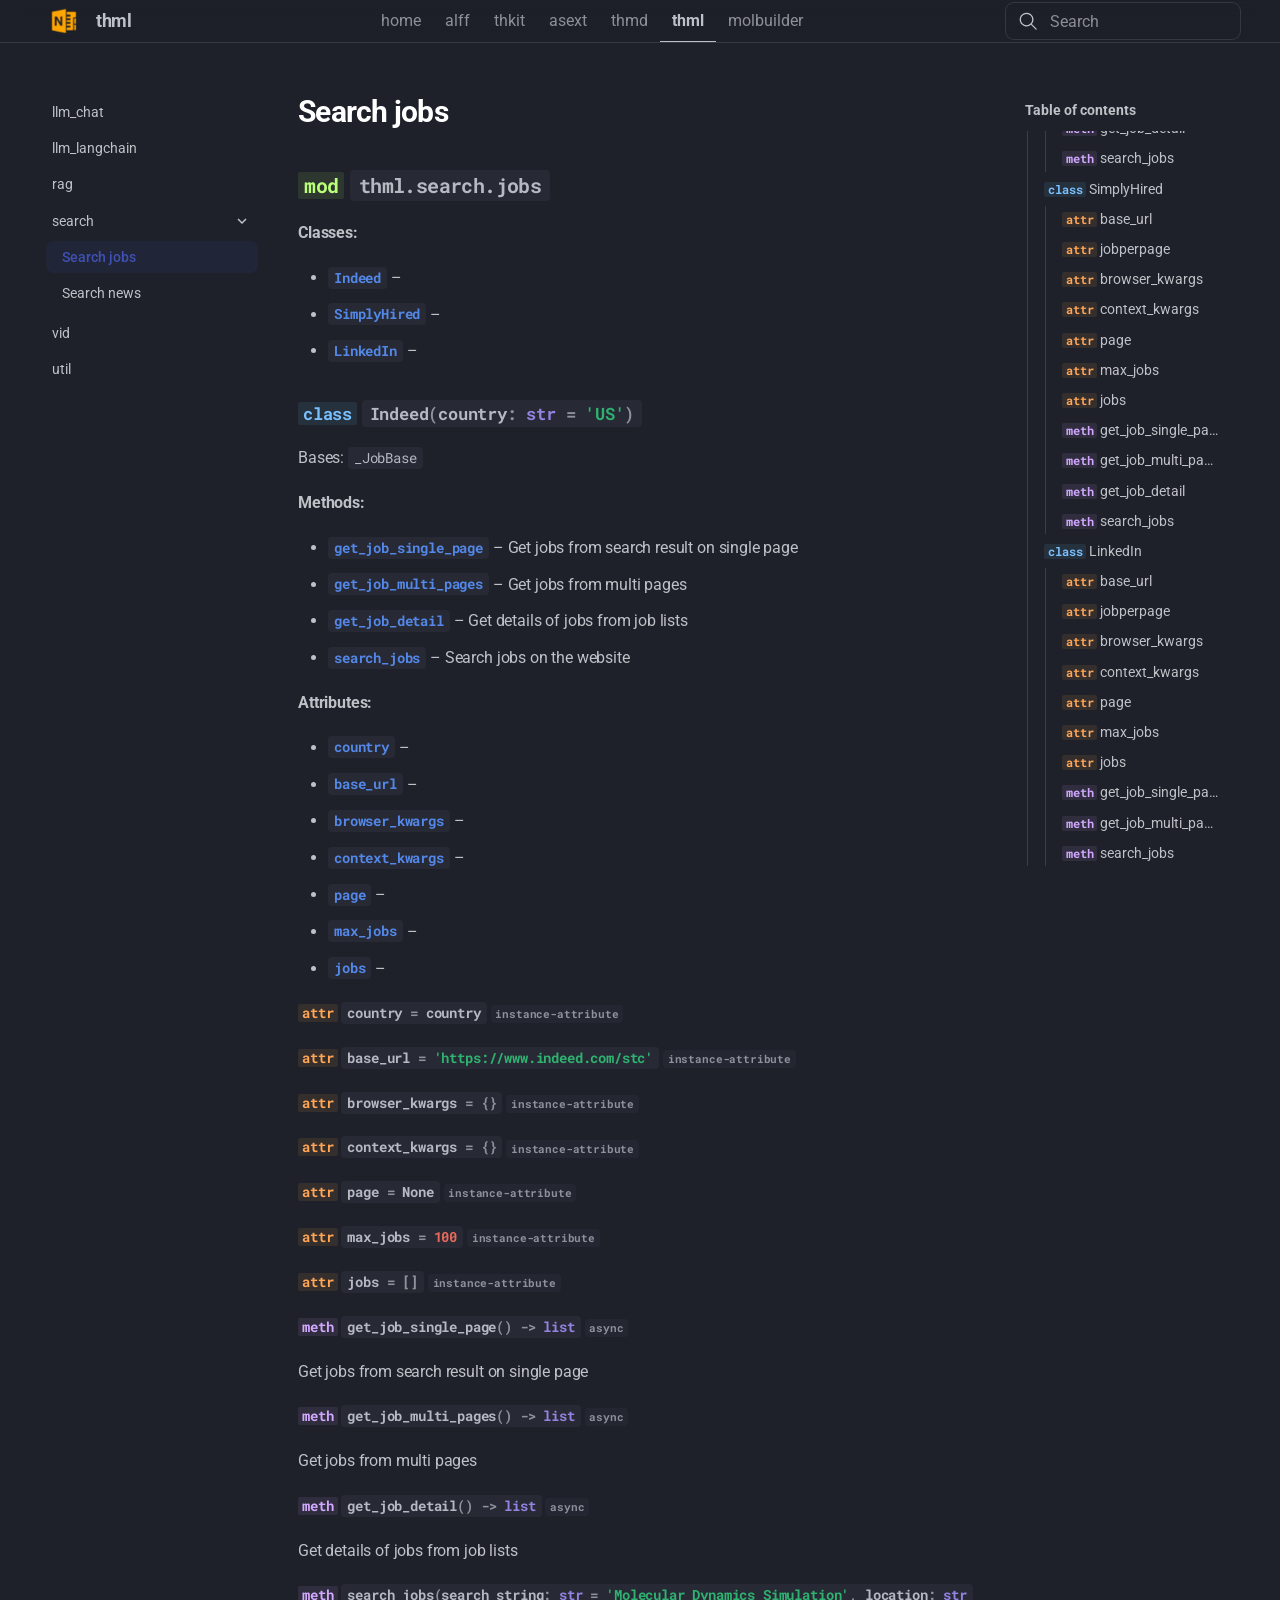
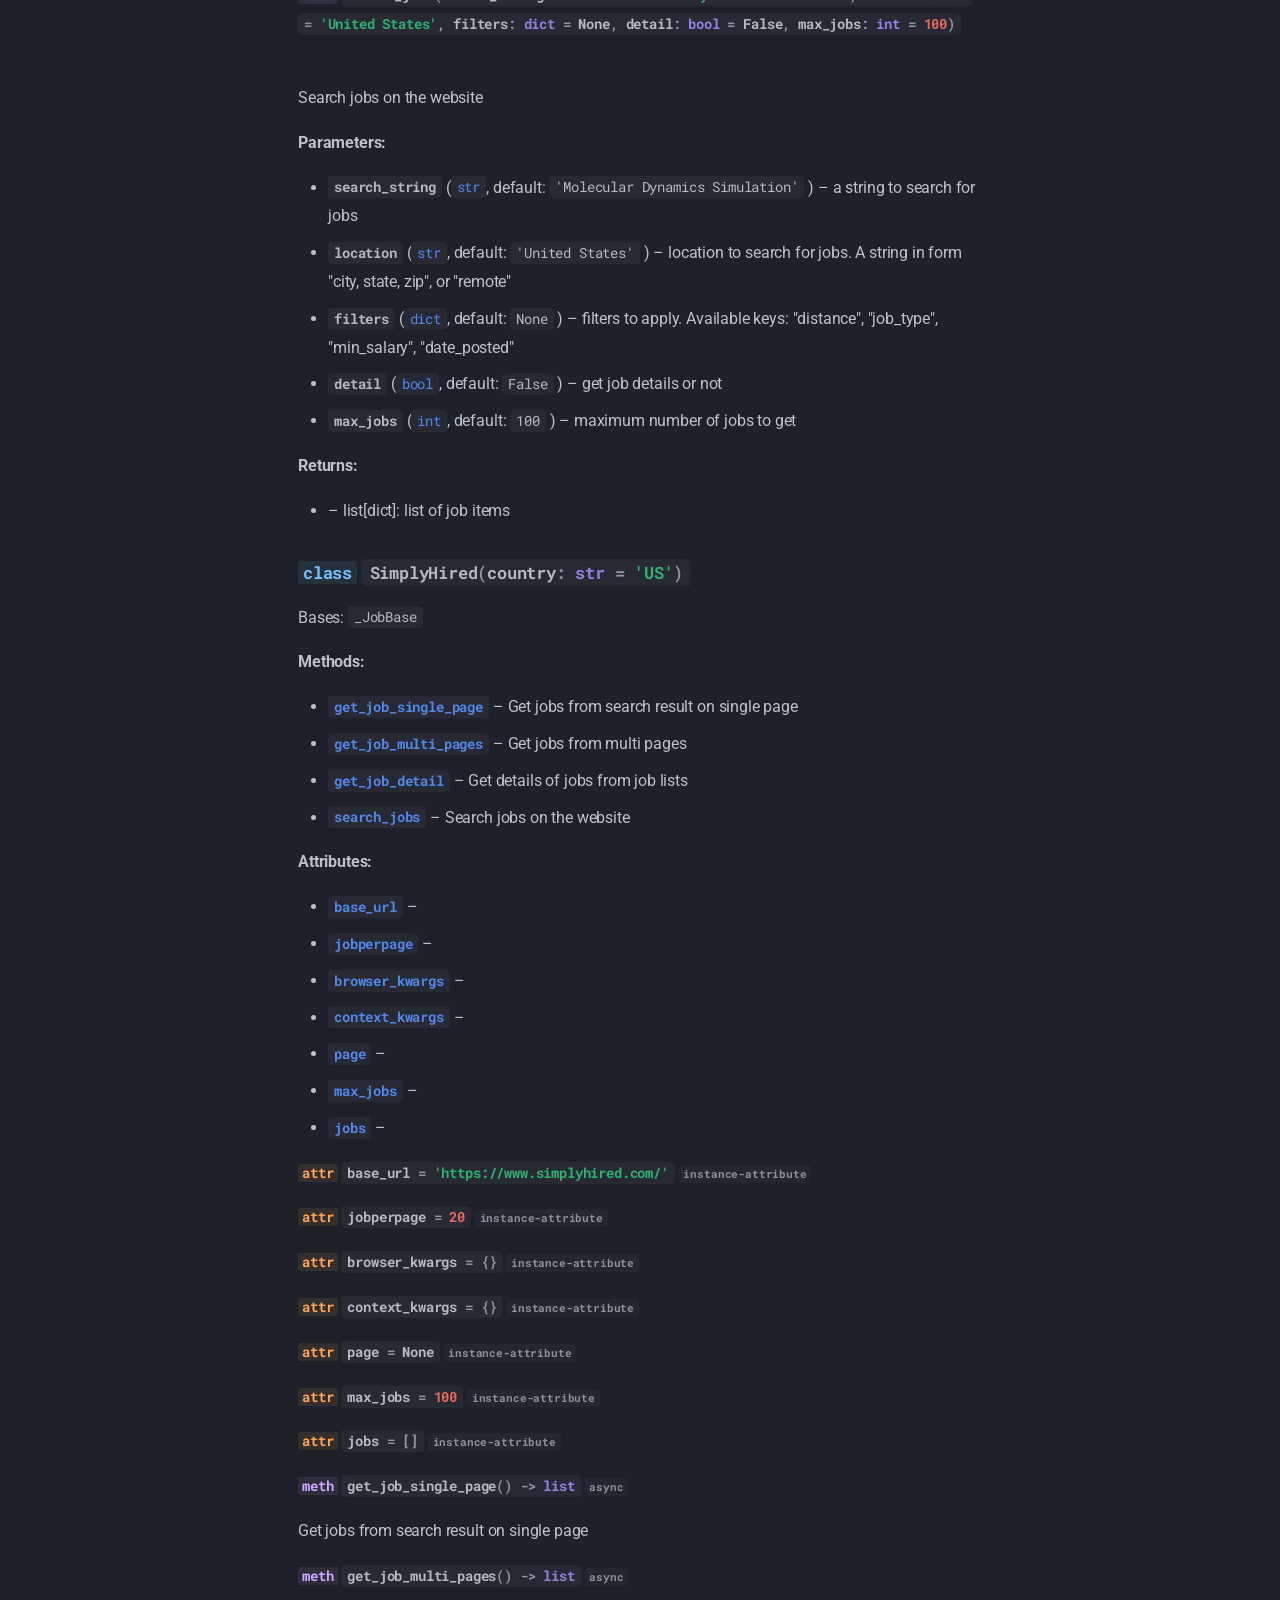
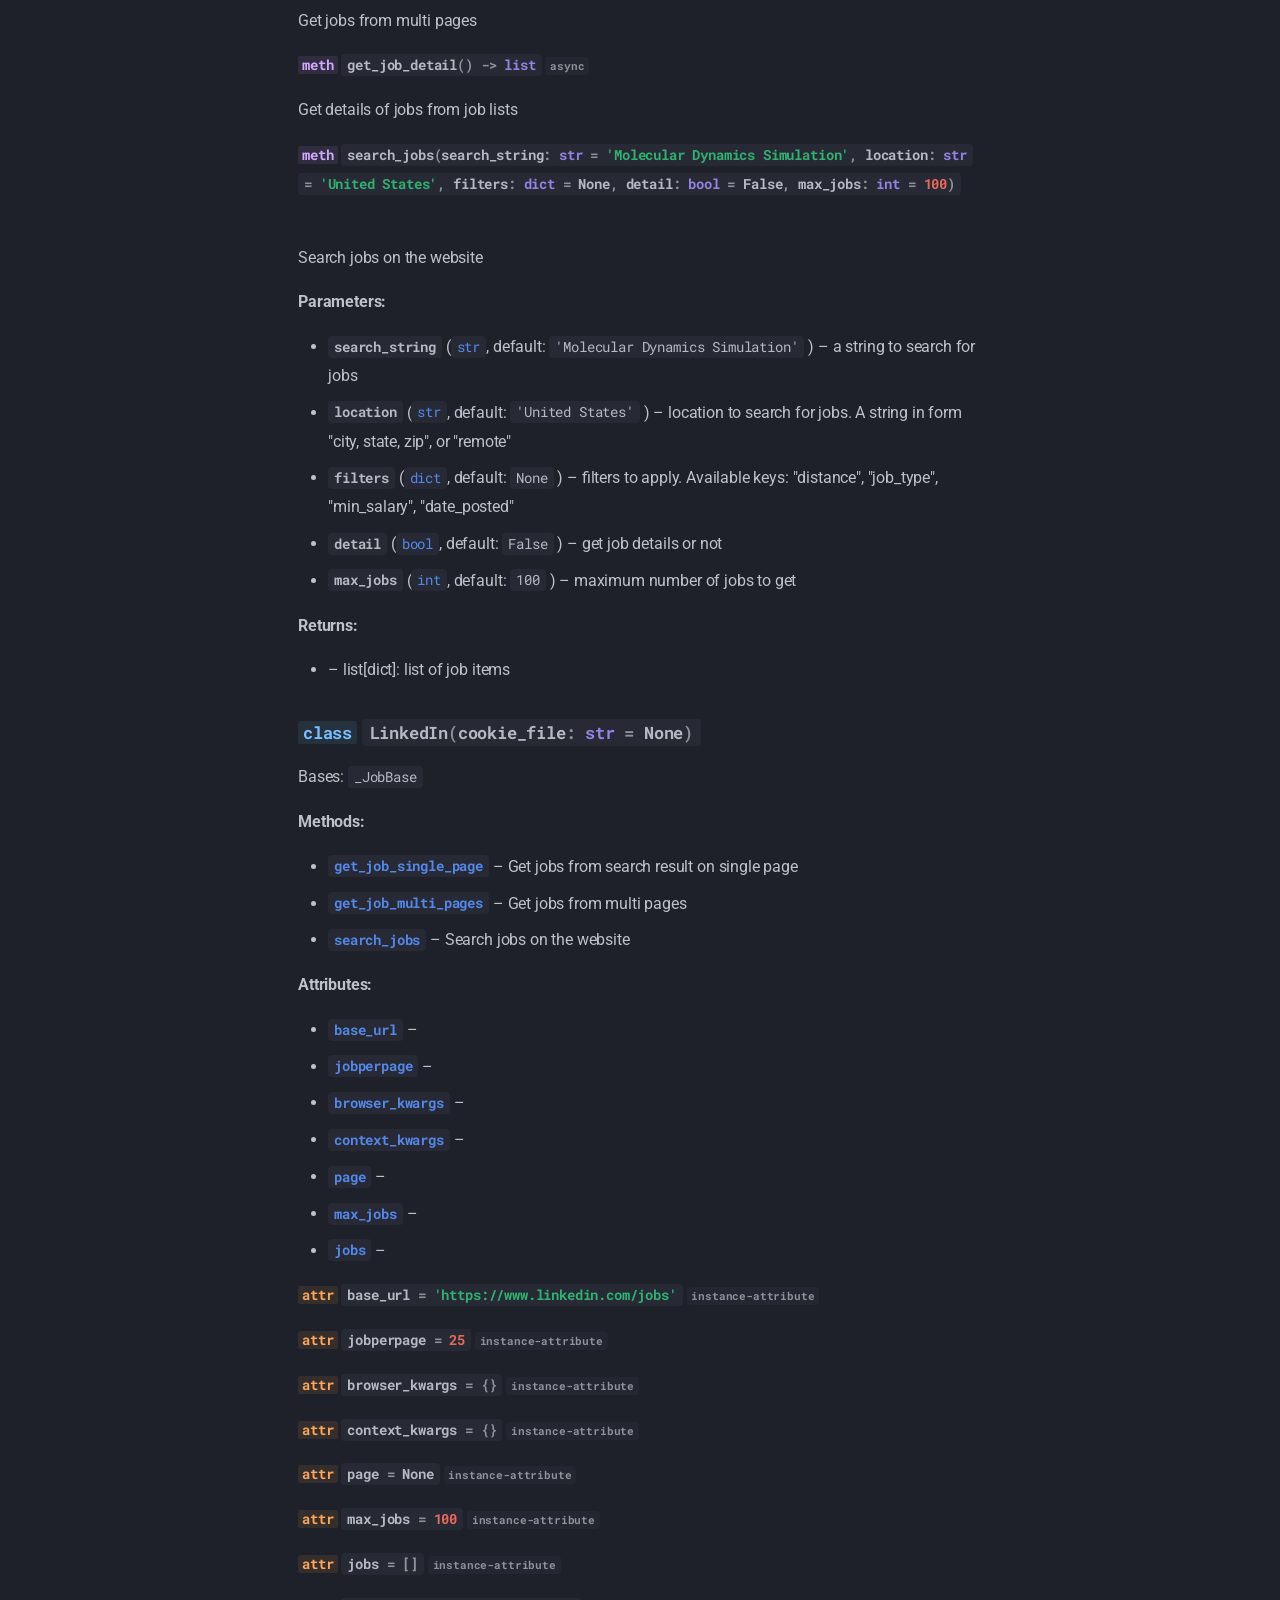
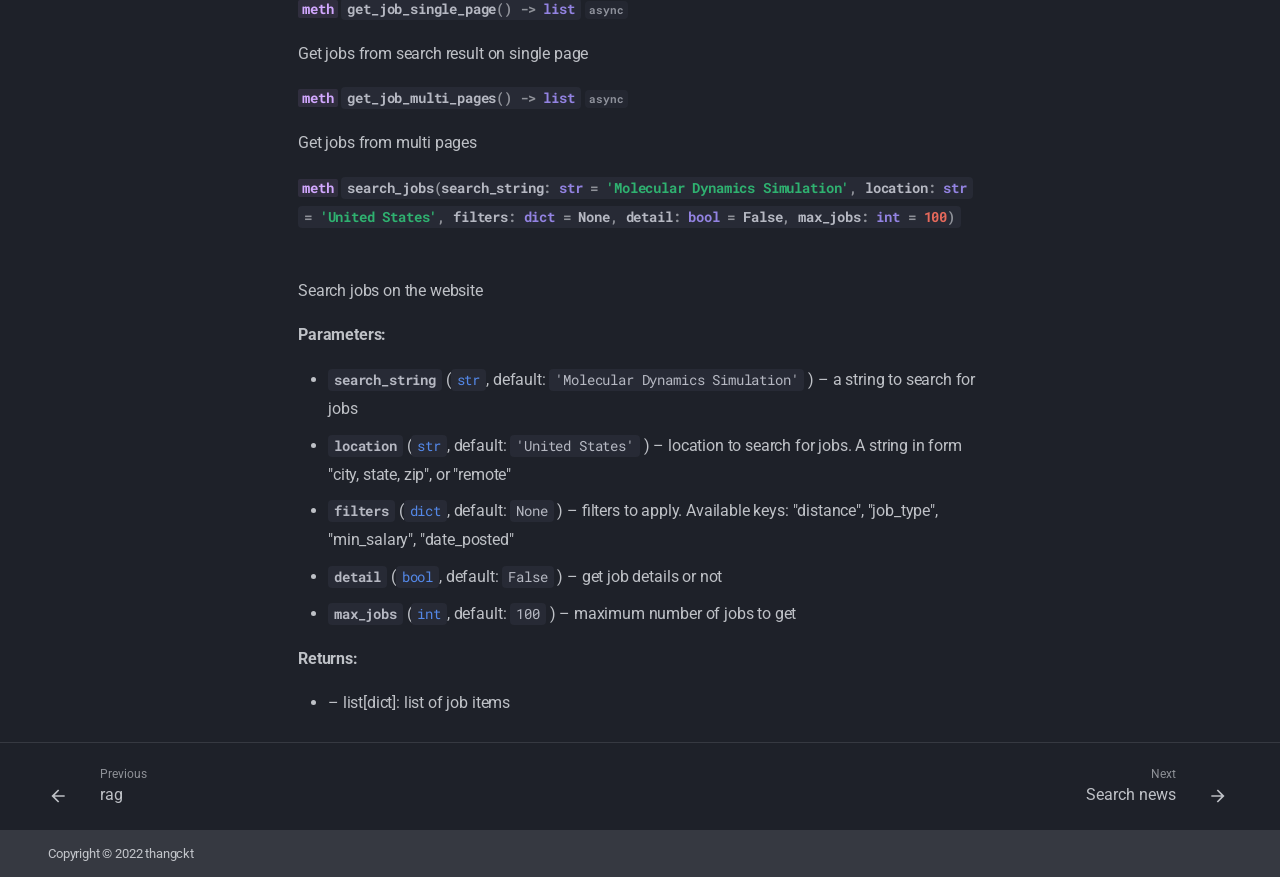
<file: search_jobs/index.html>
<!doctype html>
<html lang="en" class="no-js">
  <head>
    
      <meta charset="utf-8">
      <meta name="viewport" content="width=device-width,initial-scale=1">
      
      
        <meta name="author" content="C.Thang Nguyen">
      
      
      
        <link rel="prev" href="../rag/">
      
      
        <link rel="next" href="../search_news/">
      
      
        
      
      
      
      
        
        
        
          <link rel="icon" href="../_assets/image/one-note-128-o.png">
        
      
      <meta name="generator" content="mkdocs-1.6.1, mkdocs-materialx-10.2.2">
    
    
      
        <title>Search jobs - thml</title>
      
    
    
      <link rel="stylesheet" href="../assets/stylesheets/main.74d6c0ad.min.css">
      
        
        <link rel="stylesheet" href="../assets/stylesheets/palette.a45159b5.min.css">
      
    
    

    

    
      
    
    
      
        
        
        <link rel="preconnect" href="https://fonts.gstatic.com" crossorigin>
        <link rel="stylesheet" href="https://fonts.googleapis.com/css?family=Roboto:300,300i,400,400i,700,700i%7CRoboto+Mono:400,400i,700,700i&display=fallback">
        <style>:root{--md-text-font:"Roboto";--md-code-font:"Roboto Mono"}</style>
      
    
    
      <link rel="stylesheet" href="../assets/_mkdocstrings.css">
    
      <link rel="stylesheet" href="../_assets/extra_theme/css/full_width.css">
    
      <link rel="stylesheet" href="../_assets/extra_theme/css/font_size.css">
    
    <script>__md_scope=new URL("..",location),__md_hash=e=>[...e].reduce(((e,_)=>(e<<5)-e+_.charCodeAt(0)),0),__md_get=(e,_=localStorage,t=__md_scope)=>JSON.parse(_.getItem(t.pathname+"."+e)),__md_set=(e,_,t=localStorage,a=__md_scope)=>{try{t.setItem(a.pathname+"."+e,JSON.stringify(_))}catch(e){}}</script>
    
      
  


  
  

<script id="__analytics">function __md_analytics(){function e(){dataLayer.push(arguments)}window.dataLayer=window.dataLayer||[],e("js",new Date),e("config","G-QM7DWGY7ZT"),document.addEventListener("DOMContentLoaded",(function(){document.forms.search&&document.forms.search.query.addEventListener("blur",(function(){this.value&&e("event","search",{search_term:this.value})}));document$.subscribe((function(){var t=document.forms.feedback;if(void 0!==t)for(var a of t.querySelectorAll("[type=submit]"))a.addEventListener("click",(function(a){a.preventDefault();var n=document.location.pathname,d=this.getAttribute("data-md-value");e("event","feedback",{page:n,data:d}),t.firstElementChild.disabled=!0;var r=t.querySelector(".md-feedback__note [data-md-value='"+d+"']");r&&(r.hidden=!1)})),t.hidden=!1})),location$.subscribe((function(t){e("config","G-QM7DWGY7ZT",{page_path:t.pathname})}))}));var t=document.createElement("script");t.async=!0,t.src="https://www.googletagmanager.com/gtag/js?id=G-QM7DWGY7ZT",document.getElementById("__analytics").insertAdjacentElement("afterEnd",t)}</script>
  
    <script>"undefined"!=typeof __md_analytics&&__md_analytics()</script>
  

    
    
  </head>
  
  
  
  
    
    
    
    
    
    <body dir="ltr" data-md-color-scheme="slate" data-md-color-primary="indigo" data-md-color-accent="indigo" data-mx-topbar="glass">
  
    
    <input class="md-toggle" data-md-toggle="drawer" type="checkbox" id="__drawer" autocomplete="off">
    <input class="md-toggle" data-md-toggle="toc" type="checkbox" id="__toc" autocomplete="off">
    <input class="md-toggle" data-md-toggle="search" type="checkbox" id="__search" autocomplete="off">
    <label class="md-overlay" for="__drawer"></label>
    <label class="md-overlay" for="__toc"></label>
    <div data-md-component="skip">
      
        
        <a href="#thml.search.jobs" class="md-skip">
          Skip to content
        </a>
      
    </div>
    <div data-md-component="announce">
      
    </div>
    
    
      

  

<header class="md-header md-header--shadow" data-md-component="header">
  <nav class="md-header__inner md-grid" aria-label="Header">
    <a href=".." title="thml" class="md-header__button md-logo" aria-label="thml" data-md-component="logo">
      
  <img src="../_assets/image/one-note-128-o.png" alt="logo">

    </a>
    <label class="md-header__button md-icon" for="__drawer">
      
      <svg xmlns="http://www.w3.org/2000/svg" viewBox="0 0 24 24"><path d="M3 6h18v2H3zm0 5h18v2H3zm0 5h18v2H3z"/></svg>
    </label>
    <div class="md-header__title" data-md-component="header-title">
      <div class="md-header__ellipsis">
        <div class="md-header__topic">
          <span class="md-ellipsis">
            thml
          </span>
        </div>
        <div class="md-header__topic" data-md-component="header-topic">
          <span class="md-ellipsis">
            
              Search jobs
            
          </span>
        </div>
      </div>
    </div>
    
      
<nav class="md-tabs" aria-label="Tabs" data-md-component="tabs">
  <div class="md-grid">
    <ul class="md-tabs__list">
      
        
  
  
  
  
    <li class="md-tabs__item">
      <a href="http://thangckt.github.io" class="md-tabs__link">
        
  
  
    
  
  home

      </a>
    </li>
  

      
        
  
  
  
  
    <li class="md-tabs__item">
      <a href="http://thangckt.github.io/alff" class="md-tabs__link">
        
  
  
    
  
  alff

      </a>
    </li>
  

      
        
  
  
  
  
    <li class="md-tabs__item">
      <a href="http://thangckt.github.io/thkit" class="md-tabs__link">
        
  
  
    
  
  thkit

      </a>
    </li>
  

      
        
  
  
  
  
    <li class="md-tabs__item">
      <a href="http://thangckt.github.io/asext" class="md-tabs__link">
        
  
  
    
  
  asext

      </a>
    </li>
  

      
        
  
  
  
  
    <li class="md-tabs__item">
      <a href="http://thangckt.github.io/thmd" class="md-tabs__link">
        
  
  
    
  
  thmd

      </a>
    </li>
  

      
        
  
  
  
    
  
  
    
    
      <li class="md-tabs__item md-tabs__item--active">
        <a href=".." class="md-tabs__link">
          
  
  
    
  
  thml

        </a>
      </li>
    
  

      
        
  
  
  
  
    <li class="md-tabs__item">
      <a href="http://thangckt.github.io/molbuilder" class="md-tabs__link">
        
  
  
    
  
  molbuilder

      </a>
    </li>
  

      
    </ul>
  </div>
</nav>
    
    
      
    
    
    
    
      
      
        <label class="md-header__button md-icon" for="__search">
          
          <svg xmlns="http://www.w3.org/2000/svg" viewBox="0 0 24 24"><path d="M10.25 2a8.25 8.25 0 0 1 6.34 13.53l5.69 5.69a.749.749 0 0 1-.326 1.275.75.75 0 0 1-.734-.215l-5.69-5.69A8.25 8.25 0 1 1 10.25 2M3.5 10.25a6.75 6.75 0 1 0 13.5 0 6.75 6.75 0 0 0-13.5 0"/></svg>
        </label>
        <div class="md-search" data-md-component="search" role="dialog">
  <label class="md-search__overlay" for="__search"></label>
  <div class="md-search__inner" role="search">
    <form class="md-search__form" name="search">
      <input type="text" class="md-search__input" name="query" aria-label="Search" placeholder="Search" autocapitalize="off" autocorrect="off" autocomplete="off" spellcheck="false" data-md-component="search-query" required>
      <label class="md-search__icon md-icon" for="__search">
        
        <svg xmlns="http://www.w3.org/2000/svg" viewBox="0 0 24 24"><path d="M10.25 2a8.25 8.25 0 0 1 6.34 13.53l5.69 5.69a.749.749 0 0 1-.326 1.275.75.75 0 0 1-.734-.215l-5.69-5.69A8.25 8.25 0 1 1 10.25 2M3.5 10.25a6.75 6.75 0 1 0 13.5 0 6.75 6.75 0 0 0-13.5 0"/></svg>
        
        <svg xmlns="http://www.w3.org/2000/svg" viewBox="0 0 24 24"><path d="M20 11v2H8l5.5 5.5-1.42 1.42L4.16 12l7.92-7.92L13.5 5.5 8 11z"/></svg>
      </label>
      <nav class="md-search__options" aria-label="Search">
        
        <button type="reset" class="md-search__icon md-icon" title="Clear" aria-label="Clear" tabindex="-1">
          
          <svg xmlns="http://www.w3.org/2000/svg" viewBox="0 0 24 24"><path d="M19 6.41 17.59 5 12 10.59 6.41 5 5 6.41 10.59 12 5 17.59 6.41 19 12 13.41 17.59 19 19 17.59 13.41 12z"/></svg>
        </button>
      </nav>
      
        <div class="md-search__suggest" data-md-component="search-suggest"></div>
      
    </form>
    <div class="md-search__output">
      <div class="md-search__scrollwrap" tabindex="0">
        <div class="md-search-result md-search-result--pagefind" data-md-component="search-result">
          <div class="md-search-result__meta">
            Initializing search
          </div>
          <ol class="md-search-result__list" role="presentation"></ol>
        </div>
      </div>
    </div>
  </div>
</div>
      
    
    
  </nav>
  
</header>
    
    <div class="md-container" data-md-component="container">
      
      
        
      
      <main class="md-main" data-md-component="main">
        <div class="md-main__inner md-grid">
          
            
              
              <div class="md-sidebar md-sidebar--primary" data-md-component="sidebar" data-md-type="navigation" >
                <div class="md-sidebar__scrollwrap">
                  <div class="md-sidebar__inner">
                    


  


<nav class="md-nav md-nav--primary md-nav--lifted" aria-label="Navigation" data-md-level="0">
  <label class="md-nav__title" for="__drawer">
    <a href=".." title="thml" class="md-nav__button md-logo" aria-label="thml" data-md-component="logo">
      
  <img src="../_assets/image/one-note-128-o.png" alt="logo">

    </a>
    thml
  </label>
  
  <ul class="md-nav__list">
    
      
      
  
  
  
  
    <li class="md-nav__item">
      <a href="http://thangckt.github.io" class="md-nav__link">
        
  
  
  <span class="md-ellipsis">
    
  
    home
  

    
  </span>
  
  

      </a>
    </li>
  

    
      
      
  
  
  
  
    <li class="md-nav__item">
      <a href="http://thangckt.github.io/alff" class="md-nav__link">
        
  
  
  <span class="md-ellipsis">
    
  
    alff
  

    
  </span>
  
  

      </a>
    </li>
  

    
      
      
  
  
  
  
    <li class="md-nav__item">
      <a href="http://thangckt.github.io/thkit" class="md-nav__link">
        
  
  
  <span class="md-ellipsis">
    
  
    thkit
  

    
  </span>
  
  

      </a>
    </li>
  

    
      
      
  
  
  
  
    <li class="md-nav__item">
      <a href="http://thangckt.github.io/asext" class="md-nav__link">
        
  
  
  <span class="md-ellipsis">
    
  
    asext
  

    
  </span>
  
  

      </a>
    </li>
  

    
      
      
  
  
  
  
    <li class="md-nav__item">
      <a href="http://thangckt.github.io/thmd" class="md-nav__link">
        
  
  
  <span class="md-ellipsis">
    
  
    thmd
  

    
  </span>
  
  

      </a>
    </li>
  

    
      
      
  
  
    
  
  
  
    
    
      
        
          
        
      
        
      
        
      
        
      
        
      
        
      
        
      
    
    
    
      
        
        
      
      
    
    
    <li class="md-nav__item md-nav__item--active md-nav__item--section md-nav__item--nested">
      
        
        
        <input class="md-nav__toggle md-toggle " type="checkbox" id="__nav_6" checked>
        
          
          <div class="md-nav__link md-nav__container">
            <a href=".." class="md-nav__link ">
              
  
  
  <span class="md-ellipsis">
    
  
    thml
  

    
  </span>
  
  

            </a>
            
              
              <label class="md-nav__link " for="__nav_6" id="__nav_6_label" tabindex="">
                <span class="md-nav__icon md-icon"></span>
              </label>
            
          </div>
        
        <nav class="md-nav" data-md-level="1" aria-labelledby="__nav_6_label" aria-expanded="true">
          <label class="md-nav__title" for="__nav_6">
            <span class="md-nav__icon md-icon"></span>
            
  
    thml
  

          </label>
          <ul class="md-nav__list">
            
              
            
              
                
  
  
  
  
    <li class="md-nav__item">
      <a href="../llm_chat/" class="md-nav__link">
        
  
  
  <span class="md-ellipsis">
    
  
    llm_chat
  

    
  </span>
  
  

      </a>
    </li>
  

              
            
              
                
  
  
  
  
    <li class="md-nav__item">
      <a href="../llm_langchain/" class="md-nav__link">
        
  
  
  <span class="md-ellipsis">
    
  
    llm_langchain
  

    
  </span>
  
  

      </a>
    </li>
  

              
            
              
                
  
  
  
  
    <li class="md-nav__item">
      <a href="../rag/" class="md-nav__link">
        
  
  
  <span class="md-ellipsis">
    
  
    rag
  

    
  </span>
  
  

      </a>
    </li>
  

              
            
              
                
  
  
    
  
  
  
    
    
      
        
      
        
      
    
    
    
      
      
    
    
    <li class="md-nav__item md-nav__item--active md-nav__item--nested">
      
        
        
        <input class="md-nav__toggle md-toggle " type="checkbox" id="__nav_6_5" checked>
        
          
          <label class="md-nav__link" for="__nav_6_5" id="__nav_6_5_label" tabindex="0">
            
  
  
  <span class="md-ellipsis">
    
  
    search
  

    
  </span>
  
  

            <span class="md-nav__icon md-icon"></span>
          </label>
        
        <nav class="md-nav" data-md-level="2" aria-labelledby="__nav_6_5_label" aria-expanded="true">
          <label class="md-nav__title" for="__nav_6_5">
            <span class="md-nav__icon md-icon"></span>
            
  
    search
  

          </label>
          <ul class="md-nav__list">
            
              
                
  
  
    
  
  
  
    <li class="md-nav__item md-nav__item--active">
      
      <input class="md-nav__toggle md-toggle" type="checkbox" id="__toc">
      
      
      
        <label class="md-nav__link md-nav__link--active" for="__toc">
          
  
  
  <span class="md-ellipsis">
    
  
    Search jobs
  

    
  </span>
  
  

          <span class="md-nav__icon md-icon"></span>
        </label>
      
      <a href="./" class="md-nav__link md-nav__link--active">
        
  
  
  <span class="md-ellipsis">
    
  
    Search jobs
  

    
  </span>
  
  

      </a>
      
        

<nav class="md-nav md-nav--secondary" aria-label="Table of contents">
  
  
  
  
    <label class="md-nav__title" for="__toc">
      <span class="md-nav__icon md-icon"></span>
      Table of contents
    </label>
    <ul class="md-nav__list" data-md-component="toc">
      
        <li class="md-nav__item">
  <a href="#thml.search.jobs" class="md-nav__link">
    <span class="md-ellipsis">
      
        <code class="doc-symbol doc-symbol-toc doc-symbol-module"></code>&nbsp;jobs
      
    </span>
  </a>
  
    <nav class="md-nav" aria-label=" jobs">
      <ul class="md-nav__list">
        
          <li class="md-nav__item">
  <a href="#thml.search.jobs.Indeed" class="md-nav__link">
    <span class="md-ellipsis">
      
        <code class="doc-symbol doc-symbol-toc doc-symbol-class"></code>&nbsp;Indeed
      
    </span>
  </a>
  
    <nav class="md-nav" aria-label=" Indeed">
      <ul class="md-nav__list">
        
          <li class="md-nav__item">
  <a href="#thml.search.jobs.Indeed.country" class="md-nav__link">
    <span class="md-ellipsis">
      
        <code class="doc-symbol doc-symbol-toc doc-symbol-attribute"></code>&nbsp;country
      
    </span>
  </a>
  
</li>
        
          <li class="md-nav__item">
  <a href="#thml.search.jobs.Indeed.base_url" class="md-nav__link">
    <span class="md-ellipsis">
      
        <code class="doc-symbol doc-symbol-toc doc-symbol-attribute"></code>&nbsp;base_url
      
    </span>
  </a>
  
</li>
        
          <li class="md-nav__item">
  <a href="#thml.search.jobs.Indeed.browser_kwargs" class="md-nav__link">
    <span class="md-ellipsis">
      
        <code class="doc-symbol doc-symbol-toc doc-symbol-attribute"></code>&nbsp;browser_kwargs
      
    </span>
  </a>
  
</li>
        
          <li class="md-nav__item">
  <a href="#thml.search.jobs.Indeed.context_kwargs" class="md-nav__link">
    <span class="md-ellipsis">
      
        <code class="doc-symbol doc-symbol-toc doc-symbol-attribute"></code>&nbsp;context_kwargs
      
    </span>
  </a>
  
</li>
        
          <li class="md-nav__item">
  <a href="#thml.search.jobs.Indeed.page" class="md-nav__link">
    <span class="md-ellipsis">
      
        <code class="doc-symbol doc-symbol-toc doc-symbol-attribute"></code>&nbsp;page
      
    </span>
  </a>
  
</li>
        
          <li class="md-nav__item">
  <a href="#thml.search.jobs.Indeed.max_jobs" class="md-nav__link">
    <span class="md-ellipsis">
      
        <code class="doc-symbol doc-symbol-toc doc-symbol-attribute"></code>&nbsp;max_jobs
      
    </span>
  </a>
  
</li>
        
          <li class="md-nav__item">
  <a href="#thml.search.jobs.Indeed.jobs" class="md-nav__link">
    <span class="md-ellipsis">
      
        <code class="doc-symbol doc-symbol-toc doc-symbol-attribute"></code>&nbsp;jobs
      
    </span>
  </a>
  
</li>
        
          <li class="md-nav__item">
  <a href="#thml.search.jobs.Indeed.get_job_single_page" class="md-nav__link">
    <span class="md-ellipsis">
      
        <code class="doc-symbol doc-symbol-toc doc-symbol-method"></code>&nbsp;get_job_single_page
      
    </span>
  </a>
  
</li>
        
          <li class="md-nav__item">
  <a href="#thml.search.jobs.Indeed.get_job_multi_pages" class="md-nav__link">
    <span class="md-ellipsis">
      
        <code class="doc-symbol doc-symbol-toc doc-symbol-method"></code>&nbsp;get_job_multi_pages
      
    </span>
  </a>
  
</li>
        
          <li class="md-nav__item">
  <a href="#thml.search.jobs.Indeed.get_job_detail" class="md-nav__link">
    <span class="md-ellipsis">
      
        <code class="doc-symbol doc-symbol-toc doc-symbol-method"></code>&nbsp;get_job_detail
      
    </span>
  </a>
  
</li>
        
          <li class="md-nav__item">
  <a href="#thml.search.jobs.Indeed.search_jobs" class="md-nav__link">
    <span class="md-ellipsis">
      
        <code class="doc-symbol doc-symbol-toc doc-symbol-method"></code>&nbsp;search_jobs
      
    </span>
  </a>
  
</li>
        
      </ul>
    </nav>
  
</li>
        
          <li class="md-nav__item">
  <a href="#thml.search.jobs.SimplyHired" class="md-nav__link">
    <span class="md-ellipsis">
      
        <code class="doc-symbol doc-symbol-toc doc-symbol-class"></code>&nbsp;SimplyHired
      
    </span>
  </a>
  
    <nav class="md-nav" aria-label=" SimplyHired">
      <ul class="md-nav__list">
        
          <li class="md-nav__item">
  <a href="#thml.search.jobs.SimplyHired.base_url" class="md-nav__link">
    <span class="md-ellipsis">
      
        <code class="doc-symbol doc-symbol-toc doc-symbol-attribute"></code>&nbsp;base_url
      
    </span>
  </a>
  
</li>
        
          <li class="md-nav__item">
  <a href="#thml.search.jobs.SimplyHired.jobperpage" class="md-nav__link">
    <span class="md-ellipsis">
      
        <code class="doc-symbol doc-symbol-toc doc-symbol-attribute"></code>&nbsp;jobperpage
      
    </span>
  </a>
  
</li>
        
          <li class="md-nav__item">
  <a href="#thml.search.jobs.SimplyHired.browser_kwargs" class="md-nav__link">
    <span class="md-ellipsis">
      
        <code class="doc-symbol doc-symbol-toc doc-symbol-attribute"></code>&nbsp;browser_kwargs
      
    </span>
  </a>
  
</li>
        
          <li class="md-nav__item">
  <a href="#thml.search.jobs.SimplyHired.context_kwargs" class="md-nav__link">
    <span class="md-ellipsis">
      
        <code class="doc-symbol doc-symbol-toc doc-symbol-attribute"></code>&nbsp;context_kwargs
      
    </span>
  </a>
  
</li>
        
          <li class="md-nav__item">
  <a href="#thml.search.jobs.SimplyHired.page" class="md-nav__link">
    <span class="md-ellipsis">
      
        <code class="doc-symbol doc-symbol-toc doc-symbol-attribute"></code>&nbsp;page
      
    </span>
  </a>
  
</li>
        
          <li class="md-nav__item">
  <a href="#thml.search.jobs.SimplyHired.max_jobs" class="md-nav__link">
    <span class="md-ellipsis">
      
        <code class="doc-symbol doc-symbol-toc doc-symbol-attribute"></code>&nbsp;max_jobs
      
    </span>
  </a>
  
</li>
        
          <li class="md-nav__item">
  <a href="#thml.search.jobs.SimplyHired.jobs" class="md-nav__link">
    <span class="md-ellipsis">
      
        <code class="doc-symbol doc-symbol-toc doc-symbol-attribute"></code>&nbsp;jobs
      
    </span>
  </a>
  
</li>
        
          <li class="md-nav__item">
  <a href="#thml.search.jobs.SimplyHired.get_job_single_page" class="md-nav__link">
    <span class="md-ellipsis">
      
        <code class="doc-symbol doc-symbol-toc doc-symbol-method"></code>&nbsp;get_job_single_page
      
    </span>
  </a>
  
</li>
        
          <li class="md-nav__item">
  <a href="#thml.search.jobs.SimplyHired.get_job_multi_pages" class="md-nav__link">
    <span class="md-ellipsis">
      
        <code class="doc-symbol doc-symbol-toc doc-symbol-method"></code>&nbsp;get_job_multi_pages
      
    </span>
  </a>
  
</li>
        
          <li class="md-nav__item">
  <a href="#thml.search.jobs.SimplyHired.get_job_detail" class="md-nav__link">
    <span class="md-ellipsis">
      
        <code class="doc-symbol doc-symbol-toc doc-symbol-method"></code>&nbsp;get_job_detail
      
    </span>
  </a>
  
</li>
        
          <li class="md-nav__item">
  <a href="#thml.search.jobs.SimplyHired.search_jobs" class="md-nav__link">
    <span class="md-ellipsis">
      
        <code class="doc-symbol doc-symbol-toc doc-symbol-method"></code>&nbsp;search_jobs
      
    </span>
  </a>
  
</li>
        
      </ul>
    </nav>
  
</li>
        
          <li class="md-nav__item">
  <a href="#thml.search.jobs.LinkedIn" class="md-nav__link">
    <span class="md-ellipsis">
      
        <code class="doc-symbol doc-symbol-toc doc-symbol-class"></code>&nbsp;LinkedIn
      
    </span>
  </a>
  
    <nav class="md-nav" aria-label=" LinkedIn">
      <ul class="md-nav__list">
        
          <li class="md-nav__item">
  <a href="#thml.search.jobs.LinkedIn.base_url" class="md-nav__link">
    <span class="md-ellipsis">
      
        <code class="doc-symbol doc-symbol-toc doc-symbol-attribute"></code>&nbsp;base_url
      
    </span>
  </a>
  
</li>
        
          <li class="md-nav__item">
  <a href="#thml.search.jobs.LinkedIn.jobperpage" class="md-nav__link">
    <span class="md-ellipsis">
      
        <code class="doc-symbol doc-symbol-toc doc-symbol-attribute"></code>&nbsp;jobperpage
      
    </span>
  </a>
  
</li>
        
          <li class="md-nav__item">
  <a href="#thml.search.jobs.LinkedIn.browser_kwargs" class="md-nav__link">
    <span class="md-ellipsis">
      
        <code class="doc-symbol doc-symbol-toc doc-symbol-attribute"></code>&nbsp;browser_kwargs
      
    </span>
  </a>
  
</li>
        
          <li class="md-nav__item">
  <a href="#thml.search.jobs.LinkedIn.context_kwargs" class="md-nav__link">
    <span class="md-ellipsis">
      
        <code class="doc-symbol doc-symbol-toc doc-symbol-attribute"></code>&nbsp;context_kwargs
      
    </span>
  </a>
  
</li>
        
          <li class="md-nav__item">
  <a href="#thml.search.jobs.LinkedIn.page" class="md-nav__link">
    <span class="md-ellipsis">
      
        <code class="doc-symbol doc-symbol-toc doc-symbol-attribute"></code>&nbsp;page
      
    </span>
  </a>
  
</li>
        
          <li class="md-nav__item">
  <a href="#thml.search.jobs.LinkedIn.max_jobs" class="md-nav__link">
    <span class="md-ellipsis">
      
        <code class="doc-symbol doc-symbol-toc doc-symbol-attribute"></code>&nbsp;max_jobs
      
    </span>
  </a>
  
</li>
        
          <li class="md-nav__item">
  <a href="#thml.search.jobs.LinkedIn.jobs" class="md-nav__link">
    <span class="md-ellipsis">
      
        <code class="doc-symbol doc-symbol-toc doc-symbol-attribute"></code>&nbsp;jobs
      
    </span>
  </a>
  
</li>
        
          <li class="md-nav__item">
  <a href="#thml.search.jobs.LinkedIn.get_job_single_page" class="md-nav__link">
    <span class="md-ellipsis">
      
        <code class="doc-symbol doc-symbol-toc doc-symbol-method"></code>&nbsp;get_job_single_page
      
    </span>
  </a>
  
</li>
        
          <li class="md-nav__item">
  <a href="#thml.search.jobs.LinkedIn.get_job_multi_pages" class="md-nav__link">
    <span class="md-ellipsis">
      
        <code class="doc-symbol doc-symbol-toc doc-symbol-method"></code>&nbsp;get_job_multi_pages
      
    </span>
  </a>
  
</li>
        
          <li class="md-nav__item">
  <a href="#thml.search.jobs.LinkedIn.search_jobs" class="md-nav__link">
    <span class="md-ellipsis">
      
        <code class="doc-symbol doc-symbol-toc doc-symbol-method"></code>&nbsp;search_jobs
      
    </span>
  </a>
  
</li>
        
      </ul>
    </nav>
  
</li>
        
      </ul>
    </nav>
  
</li>
      
    </ul>
  
</nav>
      
    </li>
  

              
            
              
                
  
  
  
  
    <li class="md-nav__item">
      <a href="../search_news/" class="md-nav__link">
        
  
  
  <span class="md-ellipsis">
    
  
    Search news
  

    
  </span>
  
  

      </a>
    </li>
  

              
            
          </ul>
        </nav>
      
    </li>
  

              
            
              
                
  
  
  
  
    <li class="md-nav__item">
      <a href="../vid/" class="md-nav__link">
        
  
  
  <span class="md-ellipsis">
    
  
    vid
  

    
  </span>
  
  

      </a>
    </li>
  

              
            
              
                
  
  
  
  
    <li class="md-nav__item">
      <a href="../util/" class="md-nav__link">
        
  
  
  <span class="md-ellipsis">
    
  
    util
  

    
  </span>
  
  

      </a>
    </li>
  

              
            
          </ul>
        </nav>
      
    </li>
  

    
      
      
  
  
  
  
    <li class="md-nav__item">
      <a href="http://thangckt.github.io/molbuilder" class="md-nav__link">
        
  
  
  <span class="md-ellipsis">
    
  
    molbuilder
  

    
  </span>
  
  

      </a>
    </li>
  

    
  </ul>
</nav>
                  </div>
                </div>
              </div>
            
            
              
              <div class="md-sidebar md-sidebar--secondary" data-md-component="sidebar" data-md-type="toc" >
                <div class="md-sidebar__scrollwrap">
                  <div class="md-sidebar__inner">
                    

<nav class="md-nav md-nav--secondary" aria-label="Table of contents">
  
  
  
  
    <label class="md-nav__title" for="__toc">
      <span class="md-nav__icon md-icon"></span>
      Table of contents
    </label>
    <ul class="md-nav__list" data-md-component="toc">
      
        <li class="md-nav__item">
  <a href="#thml.search.jobs" class="md-nav__link">
    <span class="md-ellipsis">
      
        <code class="doc-symbol doc-symbol-toc doc-symbol-module"></code>&nbsp;jobs
      
    </span>
  </a>
  
    <nav class="md-nav" aria-label=" jobs">
      <ul class="md-nav__list">
        
          <li class="md-nav__item">
  <a href="#thml.search.jobs.Indeed" class="md-nav__link">
    <span class="md-ellipsis">
      
        <code class="doc-symbol doc-symbol-toc doc-symbol-class"></code>&nbsp;Indeed
      
    </span>
  </a>
  
    <nav class="md-nav" aria-label=" Indeed">
      <ul class="md-nav__list">
        
          <li class="md-nav__item">
  <a href="#thml.search.jobs.Indeed.country" class="md-nav__link">
    <span class="md-ellipsis">
      
        <code class="doc-symbol doc-symbol-toc doc-symbol-attribute"></code>&nbsp;country
      
    </span>
  </a>
  
</li>
        
          <li class="md-nav__item">
  <a href="#thml.search.jobs.Indeed.base_url" class="md-nav__link">
    <span class="md-ellipsis">
      
        <code class="doc-symbol doc-symbol-toc doc-symbol-attribute"></code>&nbsp;base_url
      
    </span>
  </a>
  
</li>
        
          <li class="md-nav__item">
  <a href="#thml.search.jobs.Indeed.browser_kwargs" class="md-nav__link">
    <span class="md-ellipsis">
      
        <code class="doc-symbol doc-symbol-toc doc-symbol-attribute"></code>&nbsp;browser_kwargs
      
    </span>
  </a>
  
</li>
        
          <li class="md-nav__item">
  <a href="#thml.search.jobs.Indeed.context_kwargs" class="md-nav__link">
    <span class="md-ellipsis">
      
        <code class="doc-symbol doc-symbol-toc doc-symbol-attribute"></code>&nbsp;context_kwargs
      
    </span>
  </a>
  
</li>
        
          <li class="md-nav__item">
  <a href="#thml.search.jobs.Indeed.page" class="md-nav__link">
    <span class="md-ellipsis">
      
        <code class="doc-symbol doc-symbol-toc doc-symbol-attribute"></code>&nbsp;page
      
    </span>
  </a>
  
</li>
        
          <li class="md-nav__item">
  <a href="#thml.search.jobs.Indeed.max_jobs" class="md-nav__link">
    <span class="md-ellipsis">
      
        <code class="doc-symbol doc-symbol-toc doc-symbol-attribute"></code>&nbsp;max_jobs
      
    </span>
  </a>
  
</li>
        
          <li class="md-nav__item">
  <a href="#thml.search.jobs.Indeed.jobs" class="md-nav__link">
    <span class="md-ellipsis">
      
        <code class="doc-symbol doc-symbol-toc doc-symbol-attribute"></code>&nbsp;jobs
      
    </span>
  </a>
  
</li>
        
          <li class="md-nav__item">
  <a href="#thml.search.jobs.Indeed.get_job_single_page" class="md-nav__link">
    <span class="md-ellipsis">
      
        <code class="doc-symbol doc-symbol-toc doc-symbol-method"></code>&nbsp;get_job_single_page
      
    </span>
  </a>
  
</li>
        
          <li class="md-nav__item">
  <a href="#thml.search.jobs.Indeed.get_job_multi_pages" class="md-nav__link">
    <span class="md-ellipsis">
      
        <code class="doc-symbol doc-symbol-toc doc-symbol-method"></code>&nbsp;get_job_multi_pages
      
    </span>
  </a>
  
</li>
        
          <li class="md-nav__item">
  <a href="#thml.search.jobs.Indeed.get_job_detail" class="md-nav__link">
    <span class="md-ellipsis">
      
        <code class="doc-symbol doc-symbol-toc doc-symbol-method"></code>&nbsp;get_job_detail
      
    </span>
  </a>
  
</li>
        
          <li class="md-nav__item">
  <a href="#thml.search.jobs.Indeed.search_jobs" class="md-nav__link">
    <span class="md-ellipsis">
      
        <code class="doc-symbol doc-symbol-toc doc-symbol-method"></code>&nbsp;search_jobs
      
    </span>
  </a>
  
</li>
        
      </ul>
    </nav>
  
</li>
        
          <li class="md-nav__item">
  <a href="#thml.search.jobs.SimplyHired" class="md-nav__link">
    <span class="md-ellipsis">
      
        <code class="doc-symbol doc-symbol-toc doc-symbol-class"></code>&nbsp;SimplyHired
      
    </span>
  </a>
  
    <nav class="md-nav" aria-label=" SimplyHired">
      <ul class="md-nav__list">
        
          <li class="md-nav__item">
  <a href="#thml.search.jobs.SimplyHired.base_url" class="md-nav__link">
    <span class="md-ellipsis">
      
        <code class="doc-symbol doc-symbol-toc doc-symbol-attribute"></code>&nbsp;base_url
      
    </span>
  </a>
  
</li>
        
          <li class="md-nav__item">
  <a href="#thml.search.jobs.SimplyHired.jobperpage" class="md-nav__link">
    <span class="md-ellipsis">
      
        <code class="doc-symbol doc-symbol-toc doc-symbol-attribute"></code>&nbsp;jobperpage
      
    </span>
  </a>
  
</li>
        
          <li class="md-nav__item">
  <a href="#thml.search.jobs.SimplyHired.browser_kwargs" class="md-nav__link">
    <span class="md-ellipsis">
      
        <code class="doc-symbol doc-symbol-toc doc-symbol-attribute"></code>&nbsp;browser_kwargs
      
    </span>
  </a>
  
</li>
        
          <li class="md-nav__item">
  <a href="#thml.search.jobs.SimplyHired.context_kwargs" class="md-nav__link">
    <span class="md-ellipsis">
      
        <code class="doc-symbol doc-symbol-toc doc-symbol-attribute"></code>&nbsp;context_kwargs
      
    </span>
  </a>
  
</li>
        
          <li class="md-nav__item">
  <a href="#thml.search.jobs.SimplyHired.page" class="md-nav__link">
    <span class="md-ellipsis">
      
        <code class="doc-symbol doc-symbol-toc doc-symbol-attribute"></code>&nbsp;page
      
    </span>
  </a>
  
</li>
        
          <li class="md-nav__item">
  <a href="#thml.search.jobs.SimplyHired.max_jobs" class="md-nav__link">
    <span class="md-ellipsis">
      
        <code class="doc-symbol doc-symbol-toc doc-symbol-attribute"></code>&nbsp;max_jobs
      
    </span>
  </a>
  
</li>
        
          <li class="md-nav__item">
  <a href="#thml.search.jobs.SimplyHired.jobs" class="md-nav__link">
    <span class="md-ellipsis">
      
        <code class="doc-symbol doc-symbol-toc doc-symbol-attribute"></code>&nbsp;jobs
      
    </span>
  </a>
  
</li>
        
          <li class="md-nav__item">
  <a href="#thml.search.jobs.SimplyHired.get_job_single_page" class="md-nav__link">
    <span class="md-ellipsis">
      
        <code class="doc-symbol doc-symbol-toc doc-symbol-method"></code>&nbsp;get_job_single_page
      
    </span>
  </a>
  
</li>
        
          <li class="md-nav__item">
  <a href="#thml.search.jobs.SimplyHired.get_job_multi_pages" class="md-nav__link">
    <span class="md-ellipsis">
      
        <code class="doc-symbol doc-symbol-toc doc-symbol-method"></code>&nbsp;get_job_multi_pages
      
    </span>
  </a>
  
</li>
        
          <li class="md-nav__item">
  <a href="#thml.search.jobs.SimplyHired.get_job_detail" class="md-nav__link">
    <span class="md-ellipsis">
      
        <code class="doc-symbol doc-symbol-toc doc-symbol-method"></code>&nbsp;get_job_detail
      
    </span>
  </a>
  
</li>
        
          <li class="md-nav__item">
  <a href="#thml.search.jobs.SimplyHired.search_jobs" class="md-nav__link">
    <span class="md-ellipsis">
      
        <code class="doc-symbol doc-symbol-toc doc-symbol-method"></code>&nbsp;search_jobs
      
    </span>
  </a>
  
</li>
        
      </ul>
    </nav>
  
</li>
        
          <li class="md-nav__item">
  <a href="#thml.search.jobs.LinkedIn" class="md-nav__link">
    <span class="md-ellipsis">
      
        <code class="doc-symbol doc-symbol-toc doc-symbol-class"></code>&nbsp;LinkedIn
      
    </span>
  </a>
  
    <nav class="md-nav" aria-label=" LinkedIn">
      <ul class="md-nav__list">
        
          <li class="md-nav__item">
  <a href="#thml.search.jobs.LinkedIn.base_url" class="md-nav__link">
    <span class="md-ellipsis">
      
        <code class="doc-symbol doc-symbol-toc doc-symbol-attribute"></code>&nbsp;base_url
      
    </span>
  </a>
  
</li>
        
          <li class="md-nav__item">
  <a href="#thml.search.jobs.LinkedIn.jobperpage" class="md-nav__link">
    <span class="md-ellipsis">
      
        <code class="doc-symbol doc-symbol-toc doc-symbol-attribute"></code>&nbsp;jobperpage
      
    </span>
  </a>
  
</li>
        
          <li class="md-nav__item">
  <a href="#thml.search.jobs.LinkedIn.browser_kwargs" class="md-nav__link">
    <span class="md-ellipsis">
      
        <code class="doc-symbol doc-symbol-toc doc-symbol-attribute"></code>&nbsp;browser_kwargs
      
    </span>
  </a>
  
</li>
        
          <li class="md-nav__item">
  <a href="#thml.search.jobs.LinkedIn.context_kwargs" class="md-nav__link">
    <span class="md-ellipsis">
      
        <code class="doc-symbol doc-symbol-toc doc-symbol-attribute"></code>&nbsp;context_kwargs
      
    </span>
  </a>
  
</li>
        
          <li class="md-nav__item">
  <a href="#thml.search.jobs.LinkedIn.page" class="md-nav__link">
    <span class="md-ellipsis">
      
        <code class="doc-symbol doc-symbol-toc doc-symbol-attribute"></code>&nbsp;page
      
    </span>
  </a>
  
</li>
        
          <li class="md-nav__item">
  <a href="#thml.search.jobs.LinkedIn.max_jobs" class="md-nav__link">
    <span class="md-ellipsis">
      
        <code class="doc-symbol doc-symbol-toc doc-symbol-attribute"></code>&nbsp;max_jobs
      
    </span>
  </a>
  
</li>
        
          <li class="md-nav__item">
  <a href="#thml.search.jobs.LinkedIn.jobs" class="md-nav__link">
    <span class="md-ellipsis">
      
        <code class="doc-symbol doc-symbol-toc doc-symbol-attribute"></code>&nbsp;jobs
      
    </span>
  </a>
  
</li>
        
          <li class="md-nav__item">
  <a href="#thml.search.jobs.LinkedIn.get_job_single_page" class="md-nav__link">
    <span class="md-ellipsis">
      
        <code class="doc-symbol doc-symbol-toc doc-symbol-method"></code>&nbsp;get_job_single_page
      
    </span>
  </a>
  
</li>
        
          <li class="md-nav__item">
  <a href="#thml.search.jobs.LinkedIn.get_job_multi_pages" class="md-nav__link">
    <span class="md-ellipsis">
      
        <code class="doc-symbol doc-symbol-toc doc-symbol-method"></code>&nbsp;get_job_multi_pages
      
    </span>
  </a>
  
</li>
        
          <li class="md-nav__item">
  <a href="#thml.search.jobs.LinkedIn.search_jobs" class="md-nav__link">
    <span class="md-ellipsis">
      
        <code class="doc-symbol doc-symbol-toc doc-symbol-method"></code>&nbsp;search_jobs
      
    </span>
  </a>
  
</li>
        
      </ul>
    </nav>
  
</li>
        
      </ul>
    </nav>
  
</li>
      
    </ul>
  
</nav>
                  </div>
                </div>
              </div>
            
          
          
            <div class="md-content" data-md-component="content">
              
              
              
              <article class="md-content__inner md-typeset" data-pagefind-body>
                
                  

  <h1>Search jobs</h1>

<div class="doc doc-object doc-module">



<h2 id="thml.search.jobs" class="doc doc-heading">
<code class="doc-symbol doc-symbol-heading doc-symbol-module"></code>            <code>thml.search.jobs</code>


<a href="#thml.search.jobs" class="headerlink" title="Permanent link">¤</a></h2>

    <div class="doc doc-contents first">

          









<p><span class="doc-section-title">Classes:</span></p>
    <ul>
        <li class="doc-section-item field-body">
          <b><code><a class="autorefs autorefs-internal" title="              Indeed(country: str = 'US') (thml.search.jobs.Indeed)" href="#thml.search.jobs.Indeed">Indeed</a></code></b>
          –
          <div class="doc-md-description">
            
          </div>
        </li>
        <li class="doc-section-item field-body">
          <b><code><a class="autorefs autorefs-internal" title="              SimplyHired(country: str = 'US') (thml.search.jobs.SimplyHired)" href="#thml.search.jobs.SimplyHired">SimplyHired</a></code></b>
          –
          <div class="doc-md-description">
            
          </div>
        </li>
        <li class="doc-section-item field-body">
          <b><code><a class="autorefs autorefs-internal" title="              LinkedIn(cookie_file: str = None) (thml.search.jobs.LinkedIn)" href="#thml.search.jobs.LinkedIn">LinkedIn</a></code></b>
          –
          <div class="doc-md-description">
            
          </div>
        </li>
    </ul>







<div class="doc doc-children">









<div class="doc doc-object doc-class">



<h3 id="thml.search.jobs.Indeed" class="doc doc-heading">
<code class="doc-symbol doc-symbol-heading doc-symbol-class"></code>              <code class="highlight language-python"><span class="n">Indeed</span><span class="p">(</span><span class="n">country</span><span class="p">:</span> <span class="nb">str</span> <span class="o">=</span> <span class="s1">'US'</span><span class="p">)</span></code>

<a href="#thml.search.jobs.Indeed" class="headerlink" title="Permanent link">¤</a></h3>


    <div class="doc doc-contents ">
            <p class="doc doc-class-bases">
              Bases: <code><span title="thml.search.jobs._JobBase">_JobBase</span></code></p>



          











<p><span class="doc-section-title">Methods:</span></p>
    <ul>
          <li class="doc-section-item field-body">
            <b><code><a class="autorefs autorefs-internal" title="            get_job_single_page() -> list

  
      async
   (thml.search.jobs.Indeed.get_job_single_page)" href="#thml.search.jobs.Indeed.get_job_single_page">get_job_single_page</a></code></b>
            –
            <div class="doc-md-description">
              <p>Get jobs from search result on single page</p>
            </div>
          </li>
          <li class="doc-section-item field-body">
            <b><code><a class="autorefs autorefs-internal" title="            get_job_multi_pages() -> list

  
      async
   (thml.search.jobs.Indeed.get_job_multi_pages)" href="#thml.search.jobs.Indeed.get_job_multi_pages">get_job_multi_pages</a></code></b>
            –
            <div class="doc-md-description">
              <p>Get jobs from multi pages</p>
            </div>
          </li>
          <li class="doc-section-item field-body">
            <b><code><a class="autorefs autorefs-internal" title="            get_job_detail() -> list

  
      async
   (thml.search.jobs.Indeed.get_job_detail)" href="#thml.search.jobs.Indeed.get_job_detail">get_job_detail</a></code></b>
            –
            <div class="doc-md-description">
              <p>Get details of jobs from job lists</p>
            </div>
          </li>
          <li class="doc-section-item field-body">
            <b><code><a class="autorefs autorefs-internal" title="            search_jobs(search_string: str = 'Molecular Dynamics Simulation', location: str = 'United States', filters: dict = None, detail: bool = False, max_jobs: int = 100) (thml.search.jobs.Indeed.search_jobs)" href="#thml.search.jobs.Indeed.search_jobs">search_jobs</a></code></b>
            –
            <div class="doc-md-description">
              <p>Search jobs on the website</p>
            </div>
          </li>
    </ul>




<p><span class="doc-section-title">Attributes:</span></p>
    <ul>
        <li class="doc-section-item field-body">
          <b><code><a class="autorefs autorefs-internal" title="            country = country

  
      instance-attribute
   (thml.search.jobs.Indeed.country)" href="#thml.search.jobs.Indeed.country">country</a></code></b>
          –
          <div class="doc-md-description">
            
          </div>
        </li>
        <li class="doc-section-item field-body">
          <b><code><a class="autorefs autorefs-internal" title="            base_url = 'https://www.indeed.com/stc'

  
      instance-attribute
   (thml.search.jobs.Indeed.base_url)" href="#thml.search.jobs.Indeed.base_url">base_url</a></code></b>
          –
          <div class="doc-md-description">
            
          </div>
        </li>
        <li class="doc-section-item field-body">
          <b><code><a class="autorefs autorefs-internal" title="            browser_kwargs = {}

  
      instance-attribute
   (thml.search.jobs.Indeed.browser_kwargs)" href="#thml.search.jobs.Indeed.browser_kwargs">browser_kwargs</a></code></b>
          –
          <div class="doc-md-description">
            
          </div>
        </li>
        <li class="doc-section-item field-body">
          <b><code><a class="autorefs autorefs-internal" title="            context_kwargs = {}

  
      instance-attribute
   (thml.search.jobs.Indeed.context_kwargs)" href="#thml.search.jobs.Indeed.context_kwargs">context_kwargs</a></code></b>
          –
          <div class="doc-md-description">
            
          </div>
        </li>
        <li class="doc-section-item field-body">
          <b><code><a class="autorefs autorefs-internal" title="            page = None

  
      instance-attribute
   (thml.search.jobs.Indeed.page)" href="#thml.search.jobs.Indeed.page">page</a></code></b>
          –
          <div class="doc-md-description">
            
          </div>
        </li>
        <li class="doc-section-item field-body">
          <b><code><a class="autorefs autorefs-internal" title="            max_jobs = 100

  
      instance-attribute
   (thml.search.jobs.Indeed.max_jobs)" href="#thml.search.jobs.Indeed.max_jobs">max_jobs</a></code></b>
          –
          <div class="doc-md-description">
            
          </div>
        </li>
        <li class="doc-section-item field-body">
          <b><code><a class="autorefs autorefs-internal" title="            jobs = []

  
      instance-attribute
   (thml.search.jobs.Indeed.jobs)" href="#thml.search.jobs.Indeed.jobs">jobs</a></code></b>
          –
          <div class="doc-md-description">
            
          </div>
        </li>
    </ul>




<div class="doc doc-children">







<div class="doc doc-object doc-attribute">



<h4 id="thml.search.jobs.Indeed.country" class="doc doc-heading">
<code class="doc-symbol doc-symbol-heading doc-symbol-attribute"></code>            <code class="highlight language-python"><span class="n">country</span> <span class="o">=</span> <span class="n">country</span></code>

  <span class="doc doc-labels">
      <small class="doc doc-label doc-label-instance-attribute"><code>instance-attribute</code></small>
  </span>

<a href="#thml.search.jobs.Indeed.country" class="headerlink" title="Permanent link">¤</a></h4>


    <div class="doc doc-contents ">

          
    </div>

</div>

<div class="doc doc-object doc-attribute">



<h4 id="thml.search.jobs.Indeed.base_url" class="doc doc-heading">
<code class="doc-symbol doc-symbol-heading doc-symbol-attribute"></code>            <code class="highlight language-python"><span class="n">base_url</span> <span class="o">=</span> <span class="s1">'https://www.indeed.com/stc'</span></code>

  <span class="doc doc-labels">
      <small class="doc doc-label doc-label-instance-attribute"><code>instance-attribute</code></small>
  </span>

<a href="#thml.search.jobs.Indeed.base_url" class="headerlink" title="Permanent link">¤</a></h4>


    <div class="doc doc-contents ">

          
    </div>

</div>

<div class="doc doc-object doc-attribute">



<h4 id="thml.search.jobs.Indeed.browser_kwargs" class="doc doc-heading">
<code class="doc-symbol doc-symbol-heading doc-symbol-attribute"></code>            <code class="highlight language-python"><span class="n">browser_kwargs</span> <span class="o">=</span> <span class="p">{}</span></code>

  <span class="doc doc-labels">
      <small class="doc doc-label doc-label-instance-attribute"><code>instance-attribute</code></small>
  </span>

<a href="#thml.search.jobs.Indeed.browser_kwargs" class="headerlink" title="Permanent link">¤</a></h4>


    <div class="doc doc-contents ">

          
    </div>

</div>

<div class="doc doc-object doc-attribute">



<h4 id="thml.search.jobs.Indeed.context_kwargs" class="doc doc-heading">
<code class="doc-symbol doc-symbol-heading doc-symbol-attribute"></code>            <code class="highlight language-python"><span class="n">context_kwargs</span> <span class="o">=</span> <span class="p">{}</span></code>

  <span class="doc doc-labels">
      <small class="doc doc-label doc-label-instance-attribute"><code>instance-attribute</code></small>
  </span>

<a href="#thml.search.jobs.Indeed.context_kwargs" class="headerlink" title="Permanent link">¤</a></h4>


    <div class="doc doc-contents ">

          
    </div>

</div>

<div class="doc doc-object doc-attribute">



<h4 id="thml.search.jobs.Indeed.page" class="doc doc-heading">
<code class="doc-symbol doc-symbol-heading doc-symbol-attribute"></code>            <code class="highlight language-python"><span class="n">page</span> <span class="o">=</span> <span class="kc">None</span></code>

  <span class="doc doc-labels">
      <small class="doc doc-label doc-label-instance-attribute"><code>instance-attribute</code></small>
  </span>

<a href="#thml.search.jobs.Indeed.page" class="headerlink" title="Permanent link">¤</a></h4>


    <div class="doc doc-contents ">

          
    </div>

</div>

<div class="doc doc-object doc-attribute">



<h4 id="thml.search.jobs.Indeed.max_jobs" class="doc doc-heading">
<code class="doc-symbol doc-symbol-heading doc-symbol-attribute"></code>            <code class="highlight language-python"><span class="n">max_jobs</span> <span class="o">=</span> <span class="mi">100</span></code>

  <span class="doc doc-labels">
      <small class="doc doc-label doc-label-instance-attribute"><code>instance-attribute</code></small>
  </span>

<a href="#thml.search.jobs.Indeed.max_jobs" class="headerlink" title="Permanent link">¤</a></h4>


    <div class="doc doc-contents ">

          
    </div>

</div>

<div class="doc doc-object doc-attribute">



<h4 id="thml.search.jobs.Indeed.jobs" class="doc doc-heading">
<code class="doc-symbol doc-symbol-heading doc-symbol-attribute"></code>            <code class="highlight language-python"><span class="n">jobs</span> <span class="o">=</span> <span class="p">[]</span></code>

  <span class="doc doc-labels">
      <small class="doc doc-label doc-label-instance-attribute"><code>instance-attribute</code></small>
  </span>

<a href="#thml.search.jobs.Indeed.jobs" class="headerlink" title="Permanent link">¤</a></h4>


    <div class="doc doc-contents ">

          
    </div>

</div>




<div class="doc doc-object doc-function">


<h4 id="thml.search.jobs.Indeed.get_job_single_page" class="doc doc-heading">
<code class="doc-symbol doc-symbol-heading doc-symbol-method"></code>            <code class="highlight language-python"><span class="n">get_job_single_page</span><span class="p">()</span> <span class="o">-&gt;</span> <span class="nb">list</span></code>

  <span class="doc doc-labels">
      <small class="doc doc-label doc-label-async"><code>async</code></small>
  </span>

<a href="#thml.search.jobs.Indeed.get_job_single_page" class="headerlink" title="Permanent link">¤</a></h4>


    <div class="doc doc-contents ">

        <p>Get jobs from search result on single page</p>

          

    </div>

</div>

<div class="doc doc-object doc-function">


<h4 id="thml.search.jobs.Indeed.get_job_multi_pages" class="doc doc-heading">
<code class="doc-symbol doc-symbol-heading doc-symbol-method"></code>            <code class="highlight language-python"><span class="n">get_job_multi_pages</span><span class="p">()</span> <span class="o">-&gt;</span> <span class="nb">list</span></code>

  <span class="doc doc-labels">
      <small class="doc doc-label doc-label-async"><code>async</code></small>
  </span>

<a href="#thml.search.jobs.Indeed.get_job_multi_pages" class="headerlink" title="Permanent link">¤</a></h4>


    <div class="doc doc-contents ">

        <p>Get jobs from multi pages</p>

          

    </div>

</div>

<div class="doc doc-object doc-function">


<h4 id="thml.search.jobs.Indeed.get_job_detail" class="doc doc-heading">
<code class="doc-symbol doc-symbol-heading doc-symbol-method"></code>            <code class="highlight language-python"><span class="n">get_job_detail</span><span class="p">()</span> <span class="o">-&gt;</span> <span class="nb">list</span></code>

  <span class="doc doc-labels">
      <small class="doc doc-label doc-label-async"><code>async</code></small>
  </span>

<a href="#thml.search.jobs.Indeed.get_job_detail" class="headerlink" title="Permanent link">¤</a></h4>


    <div class="doc doc-contents ">

        <p>Get details of jobs from job lists</p>

          

    </div>

</div>

<div class="doc doc-object doc-function">


<h4 id="thml.search.jobs.Indeed.search_jobs" class="doc doc-heading">
<code class="doc-symbol doc-symbol-heading doc-symbol-method"></code>            <code class="highlight language-python"><span class="n">search_jobs</span><span class="p">(</span><span class="n">search_string</span><span class="p">:</span> <span class="nb">str</span> <span class="o">=</span> <span class="s1">'Molecular Dynamics Simulation'</span><span class="p">,</span> <span class="n">location</span><span class="p">:</span> <span class="nb">str</span> <span class="o">=</span> <span class="s1">'United States'</span><span class="p">,</span> <span class="n">filters</span><span class="p">:</span> <span class="nb">dict</span> <span class="o">=</span> <span class="kc">None</span><span class="p">,</span> <span class="n">detail</span><span class="p">:</span> <span class="nb">bool</span> <span class="o">=</span> <span class="kc">False</span><span class="p">,</span> <span class="n">max_jobs</span><span class="p">:</span> <span class="nb">int</span> <span class="o">=</span> <span class="mi">100</span><span class="p">)</span></code>

<a href="#thml.search.jobs.Indeed.search_jobs" class="headerlink" title="Permanent link">¤</a></h4>


    <div class="doc doc-contents ">

        <p>Search jobs on the website</p>


<p><span class="doc-section-title">Parameters:</span></p>
    <ul>
        <li class="doc-section-item field-body">
            <b><code>search_string</code></b>
              (<code><a class="autorefs autorefs-external" href="https://docs.python.org/3/builtins/stdtypes.html#str">str</a></code>, default:
                  <code>&#39;Molecular Dynamics Simulation&#39;</code>
)
          –
          <div class="doc-md-description">
            <p>a string to search for jobs</p>
          </div>
        </li>
        <li class="doc-section-item field-body">
            <b><code>location</code></b>
              (<code><a class="autorefs autorefs-external" href="https://docs.python.org/3/builtins/stdtypes.html#str">str</a></code>, default:
                  <code>&#39;United States&#39;</code>
)
          –
          <div class="doc-md-description">
            <p>location to search for jobs. A string in form "city, state, zip", or "remote"</p>
          </div>
        </li>
        <li class="doc-section-item field-body">
            <b><code>filters</code></b>
              (<code><a class="autorefs autorefs-external" href="https://docs.python.org/3/builtins/stdtypes.html#dict">dict</a></code>, default:
                  <code>None</code>
)
          –
          <div class="doc-md-description">
            <p>filters to apply. Available keys: "distance", "job_type", "min_salary", "date_posted"</p>
          </div>
        </li>
        <li class="doc-section-item field-body">
            <b><code>detail</code></b>
              (<code><a class="autorefs autorefs-external" href="https://docs.python.org/3/builtins/functions.html#bool">bool</a></code>, default:
                  <code>False</code>
)
          –
          <div class="doc-md-description">
            <p>get job details or not</p>
          </div>
        </li>
        <li class="doc-section-item field-body">
            <b><code>max_jobs</code></b>
              (<code><a class="autorefs autorefs-external" href="https://docs.python.org/3/builtins/functions.html#int">int</a></code>, default:
                  <code>100</code>
)
          –
          <div class="doc-md-description">
            <p>maximum number of jobs to get</p>
          </div>
        </li>
    </ul>


<p><span class="doc-section-title">Returns:</span></p>
    <ul>
        <li class="doc-section-item field-body">
          –
          <div class="doc-md-description">
            <p>list[dict]: list of job items</p>
          </div>
        </li>
    </ul>

          

    </div>

</div>



  </div>

    </div>

</div>

<div class="doc doc-object doc-class">



<h3 id="thml.search.jobs.SimplyHired" class="doc doc-heading">
<code class="doc-symbol doc-symbol-heading doc-symbol-class"></code>              <code class="highlight language-python"><span class="n">SimplyHired</span><span class="p">(</span><span class="n">country</span><span class="p">:</span> <span class="nb">str</span> <span class="o">=</span> <span class="s1">'US'</span><span class="p">)</span></code>

<a href="#thml.search.jobs.SimplyHired" class="headerlink" title="Permanent link">¤</a></h3>


    <div class="doc doc-contents ">
            <p class="doc doc-class-bases">
              Bases: <code><span title="thml.search.jobs._JobBase">_JobBase</span></code></p>



          











<p><span class="doc-section-title">Methods:</span></p>
    <ul>
          <li class="doc-section-item field-body">
            <b><code><a class="autorefs autorefs-internal" title="            get_job_single_page() -> list

  
      async
   (thml.search.jobs.SimplyHired.get_job_single_page)" href="#thml.search.jobs.SimplyHired.get_job_single_page">get_job_single_page</a></code></b>
            –
            <div class="doc-md-description">
              <p>Get jobs from search result on single page</p>
            </div>
          </li>
          <li class="doc-section-item field-body">
            <b><code><a class="autorefs autorefs-internal" title="            get_job_multi_pages() -> list

  
      async
   (thml.search.jobs.SimplyHired.get_job_multi_pages)" href="#thml.search.jobs.SimplyHired.get_job_multi_pages">get_job_multi_pages</a></code></b>
            –
            <div class="doc-md-description">
              <p>Get jobs from multi pages</p>
            </div>
          </li>
          <li class="doc-section-item field-body">
            <b><code><a class="autorefs autorefs-internal" title="            get_job_detail() -> list

  
      async
   (thml.search.jobs.SimplyHired.get_job_detail)" href="#thml.search.jobs.SimplyHired.get_job_detail">get_job_detail</a></code></b>
            –
            <div class="doc-md-description">
              <p>Get details of jobs from job lists</p>
            </div>
          </li>
          <li class="doc-section-item field-body">
            <b><code><a class="autorefs autorefs-internal" title="            search_jobs(search_string: str = 'Molecular Dynamics Simulation', location: str = 'United States', filters: dict = None, detail: bool = False, max_jobs: int = 100) (thml.search.jobs.SimplyHired.search_jobs)" href="#thml.search.jobs.SimplyHired.search_jobs">search_jobs</a></code></b>
            –
            <div class="doc-md-description">
              <p>Search jobs on the website</p>
            </div>
          </li>
    </ul>




<p><span class="doc-section-title">Attributes:</span></p>
    <ul>
        <li class="doc-section-item field-body">
          <b><code><a class="autorefs autorefs-internal" title="            base_url = 'https://www.simplyhired.com/'

  
      instance-attribute
   (thml.search.jobs.SimplyHired.base_url)" href="#thml.search.jobs.SimplyHired.base_url">base_url</a></code></b>
          –
          <div class="doc-md-description">
            
          </div>
        </li>
        <li class="doc-section-item field-body">
          <b><code><a class="autorefs autorefs-internal" title="            jobperpage = 20

  
      instance-attribute
   (thml.search.jobs.SimplyHired.jobperpage)" href="#thml.search.jobs.SimplyHired.jobperpage">jobperpage</a></code></b>
          –
          <div class="doc-md-description">
            
          </div>
        </li>
        <li class="doc-section-item field-body">
          <b><code><a class="autorefs autorefs-internal" title="            browser_kwargs = {}

  
      instance-attribute
   (thml.search.jobs.SimplyHired.browser_kwargs)" href="#thml.search.jobs.SimplyHired.browser_kwargs">browser_kwargs</a></code></b>
          –
          <div class="doc-md-description">
            
          </div>
        </li>
        <li class="doc-section-item field-body">
          <b><code><a class="autorefs autorefs-internal" title="            context_kwargs = {}

  
      instance-attribute
   (thml.search.jobs.SimplyHired.context_kwargs)" href="#thml.search.jobs.SimplyHired.context_kwargs">context_kwargs</a></code></b>
          –
          <div class="doc-md-description">
            
          </div>
        </li>
        <li class="doc-section-item field-body">
          <b><code><a class="autorefs autorefs-internal" title="            page = None

  
      instance-attribute
   (thml.search.jobs.SimplyHired.page)" href="#thml.search.jobs.SimplyHired.page">page</a></code></b>
          –
          <div class="doc-md-description">
            
          </div>
        </li>
        <li class="doc-section-item field-body">
          <b><code><a class="autorefs autorefs-internal" title="            max_jobs = 100

  
      instance-attribute
   (thml.search.jobs.SimplyHired.max_jobs)" href="#thml.search.jobs.SimplyHired.max_jobs">max_jobs</a></code></b>
          –
          <div class="doc-md-description">
            
          </div>
        </li>
        <li class="doc-section-item field-body">
          <b><code><a class="autorefs autorefs-internal" title="            jobs = []

  
      instance-attribute
   (thml.search.jobs.SimplyHired.jobs)" href="#thml.search.jobs.SimplyHired.jobs">jobs</a></code></b>
          –
          <div class="doc-md-description">
            
          </div>
        </li>
    </ul>




<div class="doc doc-children">







<div class="doc doc-object doc-attribute">



<h4 id="thml.search.jobs.SimplyHired.base_url" class="doc doc-heading">
<code class="doc-symbol doc-symbol-heading doc-symbol-attribute"></code>            <code class="highlight language-python"><span class="n">base_url</span> <span class="o">=</span> <span class="s1">'https://www.simplyhired.com/'</span></code>

  <span class="doc doc-labels">
      <small class="doc doc-label doc-label-instance-attribute"><code>instance-attribute</code></small>
  </span>

<a href="#thml.search.jobs.SimplyHired.base_url" class="headerlink" title="Permanent link">¤</a></h4>


    <div class="doc doc-contents ">

          
    </div>

</div>

<div class="doc doc-object doc-attribute">



<h4 id="thml.search.jobs.SimplyHired.jobperpage" class="doc doc-heading">
<code class="doc-symbol doc-symbol-heading doc-symbol-attribute"></code>            <code class="highlight language-python"><span class="n">jobperpage</span> <span class="o">=</span> <span class="mi">20</span></code>

  <span class="doc doc-labels">
      <small class="doc doc-label doc-label-instance-attribute"><code>instance-attribute</code></small>
  </span>

<a href="#thml.search.jobs.SimplyHired.jobperpage" class="headerlink" title="Permanent link">¤</a></h4>


    <div class="doc doc-contents ">

          
    </div>

</div>

<div class="doc doc-object doc-attribute">



<h4 id="thml.search.jobs.SimplyHired.browser_kwargs" class="doc doc-heading">
<code class="doc-symbol doc-symbol-heading doc-symbol-attribute"></code>            <code class="highlight language-python"><span class="n">browser_kwargs</span> <span class="o">=</span> <span class="p">{}</span></code>

  <span class="doc doc-labels">
      <small class="doc doc-label doc-label-instance-attribute"><code>instance-attribute</code></small>
  </span>

<a href="#thml.search.jobs.SimplyHired.browser_kwargs" class="headerlink" title="Permanent link">¤</a></h4>


    <div class="doc doc-contents ">

          
    </div>

</div>

<div class="doc doc-object doc-attribute">



<h4 id="thml.search.jobs.SimplyHired.context_kwargs" class="doc doc-heading">
<code class="doc-symbol doc-symbol-heading doc-symbol-attribute"></code>            <code class="highlight language-python"><span class="n">context_kwargs</span> <span class="o">=</span> <span class="p">{}</span></code>

  <span class="doc doc-labels">
      <small class="doc doc-label doc-label-instance-attribute"><code>instance-attribute</code></small>
  </span>

<a href="#thml.search.jobs.SimplyHired.context_kwargs" class="headerlink" title="Permanent link">¤</a></h4>


    <div class="doc doc-contents ">

          
    </div>

</div>

<div class="doc doc-object doc-attribute">



<h4 id="thml.search.jobs.SimplyHired.page" class="doc doc-heading">
<code class="doc-symbol doc-symbol-heading doc-symbol-attribute"></code>            <code class="highlight language-python"><span class="n">page</span> <span class="o">=</span> <span class="kc">None</span></code>

  <span class="doc doc-labels">
      <small class="doc doc-label doc-label-instance-attribute"><code>instance-attribute</code></small>
  </span>

<a href="#thml.search.jobs.SimplyHired.page" class="headerlink" title="Permanent link">¤</a></h4>


    <div class="doc doc-contents ">

          
    </div>

</div>

<div class="doc doc-object doc-attribute">



<h4 id="thml.search.jobs.SimplyHired.max_jobs" class="doc doc-heading">
<code class="doc-symbol doc-symbol-heading doc-symbol-attribute"></code>            <code class="highlight language-python"><span class="n">max_jobs</span> <span class="o">=</span> <span class="mi">100</span></code>

  <span class="doc doc-labels">
      <small class="doc doc-label doc-label-instance-attribute"><code>instance-attribute</code></small>
  </span>

<a href="#thml.search.jobs.SimplyHired.max_jobs" class="headerlink" title="Permanent link">¤</a></h4>


    <div class="doc doc-contents ">

          
    </div>

</div>

<div class="doc doc-object doc-attribute">



<h4 id="thml.search.jobs.SimplyHired.jobs" class="doc doc-heading">
<code class="doc-symbol doc-symbol-heading doc-symbol-attribute"></code>            <code class="highlight language-python"><span class="n">jobs</span> <span class="o">=</span> <span class="p">[]</span></code>

  <span class="doc doc-labels">
      <small class="doc doc-label doc-label-instance-attribute"><code>instance-attribute</code></small>
  </span>

<a href="#thml.search.jobs.SimplyHired.jobs" class="headerlink" title="Permanent link">¤</a></h4>


    <div class="doc doc-contents ">

          
    </div>

</div>




<div class="doc doc-object doc-function">


<h4 id="thml.search.jobs.SimplyHired.get_job_single_page" class="doc doc-heading">
<code class="doc-symbol doc-symbol-heading doc-symbol-method"></code>            <code class="highlight language-python"><span class="n">get_job_single_page</span><span class="p">()</span> <span class="o">-&gt;</span> <span class="nb">list</span></code>

  <span class="doc doc-labels">
      <small class="doc doc-label doc-label-async"><code>async</code></small>
  </span>

<a href="#thml.search.jobs.SimplyHired.get_job_single_page" class="headerlink" title="Permanent link">¤</a></h4>


    <div class="doc doc-contents ">

        <p>Get jobs from search result on single page</p>

          

    </div>

</div>

<div class="doc doc-object doc-function">


<h4 id="thml.search.jobs.SimplyHired.get_job_multi_pages" class="doc doc-heading">
<code class="doc-symbol doc-symbol-heading doc-symbol-method"></code>            <code class="highlight language-python"><span class="n">get_job_multi_pages</span><span class="p">()</span> <span class="o">-&gt;</span> <span class="nb">list</span></code>

  <span class="doc doc-labels">
      <small class="doc doc-label doc-label-async"><code>async</code></small>
  </span>

<a href="#thml.search.jobs.SimplyHired.get_job_multi_pages" class="headerlink" title="Permanent link">¤</a></h4>


    <div class="doc doc-contents ">

        <p>Get jobs from multi pages</p>

          

    </div>

</div>

<div class="doc doc-object doc-function">


<h4 id="thml.search.jobs.SimplyHired.get_job_detail" class="doc doc-heading">
<code class="doc-symbol doc-symbol-heading doc-symbol-method"></code>            <code class="highlight language-python"><span class="n">get_job_detail</span><span class="p">()</span> <span class="o">-&gt;</span> <span class="nb">list</span></code>

  <span class="doc doc-labels">
      <small class="doc doc-label doc-label-async"><code>async</code></small>
  </span>

<a href="#thml.search.jobs.SimplyHired.get_job_detail" class="headerlink" title="Permanent link">¤</a></h4>


    <div class="doc doc-contents ">

        <p>Get details of jobs from job lists</p>

          

    </div>

</div>

<div class="doc doc-object doc-function">


<h4 id="thml.search.jobs.SimplyHired.search_jobs" class="doc doc-heading">
<code class="doc-symbol doc-symbol-heading doc-symbol-method"></code>            <code class="highlight language-python"><span class="n">search_jobs</span><span class="p">(</span><span class="n">search_string</span><span class="p">:</span> <span class="nb">str</span> <span class="o">=</span> <span class="s1">'Molecular Dynamics Simulation'</span><span class="p">,</span> <span class="n">location</span><span class="p">:</span> <span class="nb">str</span> <span class="o">=</span> <span class="s1">'United States'</span><span class="p">,</span> <span class="n">filters</span><span class="p">:</span> <span class="nb">dict</span> <span class="o">=</span> <span class="kc">None</span><span class="p">,</span> <span class="n">detail</span><span class="p">:</span> <span class="nb">bool</span> <span class="o">=</span> <span class="kc">False</span><span class="p">,</span> <span class="n">max_jobs</span><span class="p">:</span> <span class="nb">int</span> <span class="o">=</span> <span class="mi">100</span><span class="p">)</span></code>

<a href="#thml.search.jobs.SimplyHired.search_jobs" class="headerlink" title="Permanent link">¤</a></h4>


    <div class="doc doc-contents ">

        <p>Search jobs on the website</p>


<p><span class="doc-section-title">Parameters:</span></p>
    <ul>
        <li class="doc-section-item field-body">
            <b><code>search_string</code></b>
              (<code><a class="autorefs autorefs-external" href="https://docs.python.org/3/builtins/stdtypes.html#str">str</a></code>, default:
                  <code>&#39;Molecular Dynamics Simulation&#39;</code>
)
          –
          <div class="doc-md-description">
            <p>a string to search for jobs</p>
          </div>
        </li>
        <li class="doc-section-item field-body">
            <b><code>location</code></b>
              (<code><a class="autorefs autorefs-external" href="https://docs.python.org/3/builtins/stdtypes.html#str">str</a></code>, default:
                  <code>&#39;United States&#39;</code>
)
          –
          <div class="doc-md-description">
            <p>location to search for jobs. A string in form "city, state, zip", or "remote"</p>
          </div>
        </li>
        <li class="doc-section-item field-body">
            <b><code>filters</code></b>
              (<code><a class="autorefs autorefs-external" href="https://docs.python.org/3/builtins/stdtypes.html#dict">dict</a></code>, default:
                  <code>None</code>
)
          –
          <div class="doc-md-description">
            <p>filters to apply. Available keys: "distance", "job_type", "min_salary", "date_posted"</p>
          </div>
        </li>
        <li class="doc-section-item field-body">
            <b><code>detail</code></b>
              (<code><a class="autorefs autorefs-external" href="https://docs.python.org/3/builtins/functions.html#bool">bool</a></code>, default:
                  <code>False</code>
)
          –
          <div class="doc-md-description">
            <p>get job details or not</p>
          </div>
        </li>
        <li class="doc-section-item field-body">
            <b><code>max_jobs</code></b>
              (<code><a class="autorefs autorefs-external" href="https://docs.python.org/3/builtins/functions.html#int">int</a></code>, default:
                  <code>100</code>
)
          –
          <div class="doc-md-description">
            <p>maximum number of jobs to get</p>
          </div>
        </li>
    </ul>


<p><span class="doc-section-title">Returns:</span></p>
    <ul>
        <li class="doc-section-item field-body">
          –
          <div class="doc-md-description">
            <p>list[dict]: list of job items</p>
          </div>
        </li>
    </ul>

          

    </div>

</div>



  </div>

    </div>

</div>

<div class="doc doc-object doc-class">



<h3 id="thml.search.jobs.LinkedIn" class="doc doc-heading">
<code class="doc-symbol doc-symbol-heading doc-symbol-class"></code>              <code class="highlight language-python"><span class="n">LinkedIn</span><span class="p">(</span><span class="n">cookie_file</span><span class="p">:</span> <span class="nb">str</span> <span class="o">=</span> <span class="kc">None</span><span class="p">)</span></code>

<a href="#thml.search.jobs.LinkedIn" class="headerlink" title="Permanent link">¤</a></h3>


    <div class="doc doc-contents ">
            <p class="doc doc-class-bases">
              Bases: <code><span title="thml.search.jobs._JobBase">_JobBase</span></code></p>



          











<p><span class="doc-section-title">Methods:</span></p>
    <ul>
          <li class="doc-section-item field-body">
            <b><code><a class="autorefs autorefs-internal" title="            get_job_single_page() -> list

  
      async
   (thml.search.jobs.LinkedIn.get_job_single_page)" href="#thml.search.jobs.LinkedIn.get_job_single_page">get_job_single_page</a></code></b>
            –
            <div class="doc-md-description">
              <p>Get jobs from search result on single page</p>
            </div>
          </li>
          <li class="doc-section-item field-body">
            <b><code><a class="autorefs autorefs-internal" title="            get_job_multi_pages() -> list

  
      async
   (thml.search.jobs.LinkedIn.get_job_multi_pages)" href="#thml.search.jobs.LinkedIn.get_job_multi_pages">get_job_multi_pages</a></code></b>
            –
            <div class="doc-md-description">
              <p>Get jobs from multi pages</p>
            </div>
          </li>
          <li class="doc-section-item field-body">
            <b><code><a class="autorefs autorefs-internal" title="            search_jobs(search_string: str = 'Molecular Dynamics Simulation', location: str = 'United States', filters: dict = None, detail: bool = False, max_jobs: int = 100) (thml.search.jobs.LinkedIn.search_jobs)" href="#thml.search.jobs.LinkedIn.search_jobs">search_jobs</a></code></b>
            –
            <div class="doc-md-description">
              <p>Search jobs on the website</p>
            </div>
          </li>
    </ul>




<p><span class="doc-section-title">Attributes:</span></p>
    <ul>
        <li class="doc-section-item field-body">
          <b><code><a class="autorefs autorefs-internal" title="            base_url = 'https://www.linkedin.com/jobs'

  
      instance-attribute
   (thml.search.jobs.LinkedIn.base_url)" href="#thml.search.jobs.LinkedIn.base_url">base_url</a></code></b>
          –
          <div class="doc-md-description">
            
          </div>
        </li>
        <li class="doc-section-item field-body">
          <b><code><a class="autorefs autorefs-internal" title="            jobperpage = 25

  
      instance-attribute
   (thml.search.jobs.LinkedIn.jobperpage)" href="#thml.search.jobs.LinkedIn.jobperpage">jobperpage</a></code></b>
          –
          <div class="doc-md-description">
            
          </div>
        </li>
        <li class="doc-section-item field-body">
          <b><code><a class="autorefs autorefs-internal" title="            browser_kwargs = {}

  
      instance-attribute
   (thml.search.jobs.LinkedIn.browser_kwargs)" href="#thml.search.jobs.LinkedIn.browser_kwargs">browser_kwargs</a></code></b>
          –
          <div class="doc-md-description">
            
          </div>
        </li>
        <li class="doc-section-item field-body">
          <b><code><a class="autorefs autorefs-internal" title="            context_kwargs = {}

  
      instance-attribute
   (thml.search.jobs.LinkedIn.context_kwargs)" href="#thml.search.jobs.LinkedIn.context_kwargs">context_kwargs</a></code></b>
          –
          <div class="doc-md-description">
            
          </div>
        </li>
        <li class="doc-section-item field-body">
          <b><code><a class="autorefs autorefs-internal" title="            page = None

  
      instance-attribute
   (thml.search.jobs.LinkedIn.page)" href="#thml.search.jobs.LinkedIn.page">page</a></code></b>
          –
          <div class="doc-md-description">
            
          </div>
        </li>
        <li class="doc-section-item field-body">
          <b><code><a class="autorefs autorefs-internal" title="            max_jobs = 100

  
      instance-attribute
   (thml.search.jobs.LinkedIn.max_jobs)" href="#thml.search.jobs.LinkedIn.max_jobs">max_jobs</a></code></b>
          –
          <div class="doc-md-description">
            
          </div>
        </li>
        <li class="doc-section-item field-body">
          <b><code><a class="autorefs autorefs-internal" title="            jobs = []

  
      instance-attribute
   (thml.search.jobs.LinkedIn.jobs)" href="#thml.search.jobs.LinkedIn.jobs">jobs</a></code></b>
          –
          <div class="doc-md-description">
            
          </div>
        </li>
    </ul>




<div class="doc doc-children">







<div class="doc doc-object doc-attribute">



<h4 id="thml.search.jobs.LinkedIn.base_url" class="doc doc-heading">
<code class="doc-symbol doc-symbol-heading doc-symbol-attribute"></code>            <code class="highlight language-python"><span class="n">base_url</span> <span class="o">=</span> <span class="s1">'https://www.linkedin.com/jobs'</span></code>

  <span class="doc doc-labels">
      <small class="doc doc-label doc-label-instance-attribute"><code>instance-attribute</code></small>
  </span>

<a href="#thml.search.jobs.LinkedIn.base_url" class="headerlink" title="Permanent link">¤</a></h4>


    <div class="doc doc-contents ">

          
    </div>

</div>

<div class="doc doc-object doc-attribute">



<h4 id="thml.search.jobs.LinkedIn.jobperpage" class="doc doc-heading">
<code class="doc-symbol doc-symbol-heading doc-symbol-attribute"></code>            <code class="highlight language-python"><span class="n">jobperpage</span> <span class="o">=</span> <span class="mi">25</span></code>

  <span class="doc doc-labels">
      <small class="doc doc-label doc-label-instance-attribute"><code>instance-attribute</code></small>
  </span>

<a href="#thml.search.jobs.LinkedIn.jobperpage" class="headerlink" title="Permanent link">¤</a></h4>


    <div class="doc doc-contents ">

          
    </div>

</div>

<div class="doc doc-object doc-attribute">



<h4 id="thml.search.jobs.LinkedIn.browser_kwargs" class="doc doc-heading">
<code class="doc-symbol doc-symbol-heading doc-symbol-attribute"></code>            <code class="highlight language-python"><span class="n">browser_kwargs</span> <span class="o">=</span> <span class="p">{}</span></code>

  <span class="doc doc-labels">
      <small class="doc doc-label doc-label-instance-attribute"><code>instance-attribute</code></small>
  </span>

<a href="#thml.search.jobs.LinkedIn.browser_kwargs" class="headerlink" title="Permanent link">¤</a></h4>


    <div class="doc doc-contents ">

          
    </div>

</div>

<div class="doc doc-object doc-attribute">



<h4 id="thml.search.jobs.LinkedIn.context_kwargs" class="doc doc-heading">
<code class="doc-symbol doc-symbol-heading doc-symbol-attribute"></code>            <code class="highlight language-python"><span class="n">context_kwargs</span> <span class="o">=</span> <span class="p">{}</span></code>

  <span class="doc doc-labels">
      <small class="doc doc-label doc-label-instance-attribute"><code>instance-attribute</code></small>
  </span>

<a href="#thml.search.jobs.LinkedIn.context_kwargs" class="headerlink" title="Permanent link">¤</a></h4>


    <div class="doc doc-contents ">

          
    </div>

</div>

<div class="doc doc-object doc-attribute">



<h4 id="thml.search.jobs.LinkedIn.page" class="doc doc-heading">
<code class="doc-symbol doc-symbol-heading doc-symbol-attribute"></code>            <code class="highlight language-python"><span class="n">page</span> <span class="o">=</span> <span class="kc">None</span></code>

  <span class="doc doc-labels">
      <small class="doc doc-label doc-label-instance-attribute"><code>instance-attribute</code></small>
  </span>

<a href="#thml.search.jobs.LinkedIn.page" class="headerlink" title="Permanent link">¤</a></h4>


    <div class="doc doc-contents ">

          
    </div>

</div>

<div class="doc doc-object doc-attribute">



<h4 id="thml.search.jobs.LinkedIn.max_jobs" class="doc doc-heading">
<code class="doc-symbol doc-symbol-heading doc-symbol-attribute"></code>            <code class="highlight language-python"><span class="n">max_jobs</span> <span class="o">=</span> <span class="mi">100</span></code>

  <span class="doc doc-labels">
      <small class="doc doc-label doc-label-instance-attribute"><code>instance-attribute</code></small>
  </span>

<a href="#thml.search.jobs.LinkedIn.max_jobs" class="headerlink" title="Permanent link">¤</a></h4>


    <div class="doc doc-contents ">

          
    </div>

</div>

<div class="doc doc-object doc-attribute">



<h4 id="thml.search.jobs.LinkedIn.jobs" class="doc doc-heading">
<code class="doc-symbol doc-symbol-heading doc-symbol-attribute"></code>            <code class="highlight language-python"><span class="n">jobs</span> <span class="o">=</span> <span class="p">[]</span></code>

  <span class="doc doc-labels">
      <small class="doc doc-label doc-label-instance-attribute"><code>instance-attribute</code></small>
  </span>

<a href="#thml.search.jobs.LinkedIn.jobs" class="headerlink" title="Permanent link">¤</a></h4>


    <div class="doc doc-contents ">

          
    </div>

</div>




<div class="doc doc-object doc-function">


<h4 id="thml.search.jobs.LinkedIn.get_job_single_page" class="doc doc-heading">
<code class="doc-symbol doc-symbol-heading doc-symbol-method"></code>            <code class="highlight language-python"><span class="n">get_job_single_page</span><span class="p">()</span> <span class="o">-&gt;</span> <span class="nb">list</span></code>

  <span class="doc doc-labels">
      <small class="doc doc-label doc-label-async"><code>async</code></small>
  </span>

<a href="#thml.search.jobs.LinkedIn.get_job_single_page" class="headerlink" title="Permanent link">¤</a></h4>


    <div class="doc doc-contents ">

        <p>Get jobs from search result on single page</p>

          

    </div>

</div>

<div class="doc doc-object doc-function">


<h4 id="thml.search.jobs.LinkedIn.get_job_multi_pages" class="doc doc-heading">
<code class="doc-symbol doc-symbol-heading doc-symbol-method"></code>            <code class="highlight language-python"><span class="n">get_job_multi_pages</span><span class="p">()</span> <span class="o">-&gt;</span> <span class="nb">list</span></code>

  <span class="doc doc-labels">
      <small class="doc doc-label doc-label-async"><code>async</code></small>
  </span>

<a href="#thml.search.jobs.LinkedIn.get_job_multi_pages" class="headerlink" title="Permanent link">¤</a></h4>


    <div class="doc doc-contents ">

        <p>Get jobs from multi pages</p>

          

    </div>

</div>

<div class="doc doc-object doc-function">


<h4 id="thml.search.jobs.LinkedIn.search_jobs" class="doc doc-heading">
<code class="doc-symbol doc-symbol-heading doc-symbol-method"></code>            <code class="highlight language-python"><span class="n">search_jobs</span><span class="p">(</span><span class="n">search_string</span><span class="p">:</span> <span class="nb">str</span> <span class="o">=</span> <span class="s1">'Molecular Dynamics Simulation'</span><span class="p">,</span> <span class="n">location</span><span class="p">:</span> <span class="nb">str</span> <span class="o">=</span> <span class="s1">'United States'</span><span class="p">,</span> <span class="n">filters</span><span class="p">:</span> <span class="nb">dict</span> <span class="o">=</span> <span class="kc">None</span><span class="p">,</span> <span class="n">detail</span><span class="p">:</span> <span class="nb">bool</span> <span class="o">=</span> <span class="kc">False</span><span class="p">,</span> <span class="n">max_jobs</span><span class="p">:</span> <span class="nb">int</span> <span class="o">=</span> <span class="mi">100</span><span class="p">)</span></code>

<a href="#thml.search.jobs.LinkedIn.search_jobs" class="headerlink" title="Permanent link">¤</a></h4>


    <div class="doc doc-contents ">

        <p>Search jobs on the website</p>


<p><span class="doc-section-title">Parameters:</span></p>
    <ul>
        <li class="doc-section-item field-body">
            <b><code>search_string</code></b>
              (<code><a class="autorefs autorefs-external" href="https://docs.python.org/3/builtins/stdtypes.html#str">str</a></code>, default:
                  <code>&#39;Molecular Dynamics Simulation&#39;</code>
)
          –
          <div class="doc-md-description">
            <p>a string to search for jobs</p>
          </div>
        </li>
        <li class="doc-section-item field-body">
            <b><code>location</code></b>
              (<code><a class="autorefs autorefs-external" href="https://docs.python.org/3/builtins/stdtypes.html#str">str</a></code>, default:
                  <code>&#39;United States&#39;</code>
)
          –
          <div class="doc-md-description">
            <p>location to search for jobs. A string in form "city, state, zip", or "remote"</p>
          </div>
        </li>
        <li class="doc-section-item field-body">
            <b><code>filters</code></b>
              (<code><a class="autorefs autorefs-external" href="https://docs.python.org/3/builtins/stdtypes.html#dict">dict</a></code>, default:
                  <code>None</code>
)
          –
          <div class="doc-md-description">
            <p>filters to apply. Available keys: "distance", "job_type", "min_salary", "date_posted"</p>
          </div>
        </li>
        <li class="doc-section-item field-body">
            <b><code>detail</code></b>
              (<code><a class="autorefs autorefs-external" href="https://docs.python.org/3/builtins/functions.html#bool">bool</a></code>, default:
                  <code>False</code>
)
          –
          <div class="doc-md-description">
            <p>get job details or not</p>
          </div>
        </li>
        <li class="doc-section-item field-body">
            <b><code>max_jobs</code></b>
              (<code><a class="autorefs autorefs-external" href="https://docs.python.org/3/builtins/functions.html#int">int</a></code>, default:
                  <code>100</code>
)
          –
          <div class="doc-md-description">
            <p>maximum number of jobs to get</p>
          </div>
        </li>
    </ul>


<p><span class="doc-section-title">Returns:</span></p>
    <ul>
        <li class="doc-section-item field-body">
          –
          <div class="doc-md-description">
            <p>list[dict]: list of job items</p>
          </div>
        </li>
    </ul>

          

    </div>

</div>



  </div>

    </div>

</div>




  </div>

    </div>

</div>









  




                
              </article>
            </div>
          
          
<script>var target=document.getElementById(location.hash.slice(1));target&&target.name&&(target.checked=target.name.startsWith("__tabbed_"))</script>
        </div>
          <div class="md-top" data-md-component="top" hidden>
  <div class="md-top__center">
    <button type="button" class="md-top__button md-top__button--main" data-md-action="top">
      
      <svg xmlns="http://www.w3.org/2000/svg" viewBox="0 0 24 24"><path d="M13 20h-2V8l-5.5 5.5-1.42-1.42L12 4.16l7.92 7.92-1.42 1.42L13 8z"/></svg>
      <span>Back to top</span>
    </button>
    
      
      
      <label class="md-top__button md-top__side md-top__side--nav" for="__drawer" >
        <svg xmlns="http://www.w3.org/2000/svg" fill="none" stroke="currentColor" stroke-linecap="round" stroke-linejoin="round" stroke-width="2" class="lucide lucide-panel-left" viewBox="0 0 24 24"><rect width="18" height="18" x="3" y="3" rx="2"/><path d="M9 3v18"/></svg>
      </label>
    
    
      
      
      <label class="md-top__button md-top__side md-top__side--toc" for="__toc" >
        <svg xmlns="http://www.w3.org/2000/svg" fill="none" stroke="currentColor" stroke-linecap="round" stroke-linejoin="round" stroke-width="2" class="lucide lucide-panel-right" viewBox="0 0 24 24"><rect width="18" height="18" x="3" y="3" rx="2"/><path d="M15 3v18"/></svg>
      </label>
    
  </div>
</div>
      </main>
      
        <footer class="md-footer">
  
    
      
      <nav class="md-footer__inner md-grid" aria-label="Footer" >
        
          
          <a href="../rag/" class="md-footer__link md-footer__link--prev" aria-label="Previous: rag">
            <div class="md-footer__button md-icon">
              
              <svg xmlns="http://www.w3.org/2000/svg" viewBox="0 0 24 24"><path d="M20 11v2H8l5.5 5.5-1.42 1.42L4.16 12l7.92-7.92L13.5 5.5 8 11z"/></svg>
            </div>
            <div class="md-footer__title">
              <span class="md-footer__direction">
                Previous
              </span>
              <div class="md-ellipsis">
                rag
              </div>
            </div>
          </a>
        
        
          
          <a href="../search_news/" class="md-footer__link md-footer__link--next" aria-label="Next: Search news">
            <div class="md-footer__title">
              <span class="md-footer__direction">
                Next
              </span>
              <div class="md-ellipsis">
                Search news
              </div>
            </div>
            <div class="md-footer__button md-icon">
              
              <svg xmlns="http://www.w3.org/2000/svg" viewBox="0 0 24 24"><path d="M4 11v2h12l-5.5 5.5 1.42 1.42L19.84 12l-7.92-7.92L10.5 5.5 16 11z"/></svg>
            </div>
          </a>
        
      </nav>
    
  
  <div class="md-footer-meta md-typeset">
    <div class="md-footer-meta__inner md-grid">
      <div class="md-copyright">
  
    <div class="md-copyright__highlight">
      Copyright &copy; 2022 <a href="https://thangckt.github.io">thangckt</a>
    </div>
  
  
</div>
      
    </div>
  </div>
</footer>
      
    </div>
    <div class="md-dialog" data-md-component="dialog">
      <div class="md-dialog__inner md-typeset"></div>
    </div>
    
    
    
      
      
      
      
        
        
          
          
        
      <script id="__config" type="application/json">{"annotate": null, "base": "..", "code": null, "features": ["content.code.annotate", "content.code.copy", "navigation.expand", "navigation.indexes", "navigation.tracking", "navigation.top", "search.suggest", "content.action.edit", "navigation.footer", "toc.follow", "navigation.tabs", "navigation.tabs.sticky", "navigation.tabs.header"], "search": {"options": {"baseUrl": "..", "bundleUrl": "../search/", "highlight": false, "searchOptions": {}}, "provider": "pagefind"}, "tags": null, "translations": {"clipboard.copied": "Copied to clipboard", "clipboard.copy": "Copy to clipboard", "code.collapse": "Collapse", "code.download": "Download", "code.expand": "Expand remaining # lines", "code.select": "Toggle line selection", "search.offline": "Switch to Lunr for offline search", "search.result.more.one": "1 more on this page", "search.result.more.other": "# more on this page", "search.result.none": "No matching documents", "search.result.one": "1 matching document", "search.result.other": "# matching documents", "search.result.placeholder": "Type to start searching", "search.result.term.missing": "Missing", "select.version": "Select version"}, "version": null}</script>
    
    
      <script src="../assets/javascripts/bundle.574b5c94.min.js"></script>
      
        <script src="../1thang_js/page_logVisitor.js"></script>
      
    
  </body>
</html>
</file>
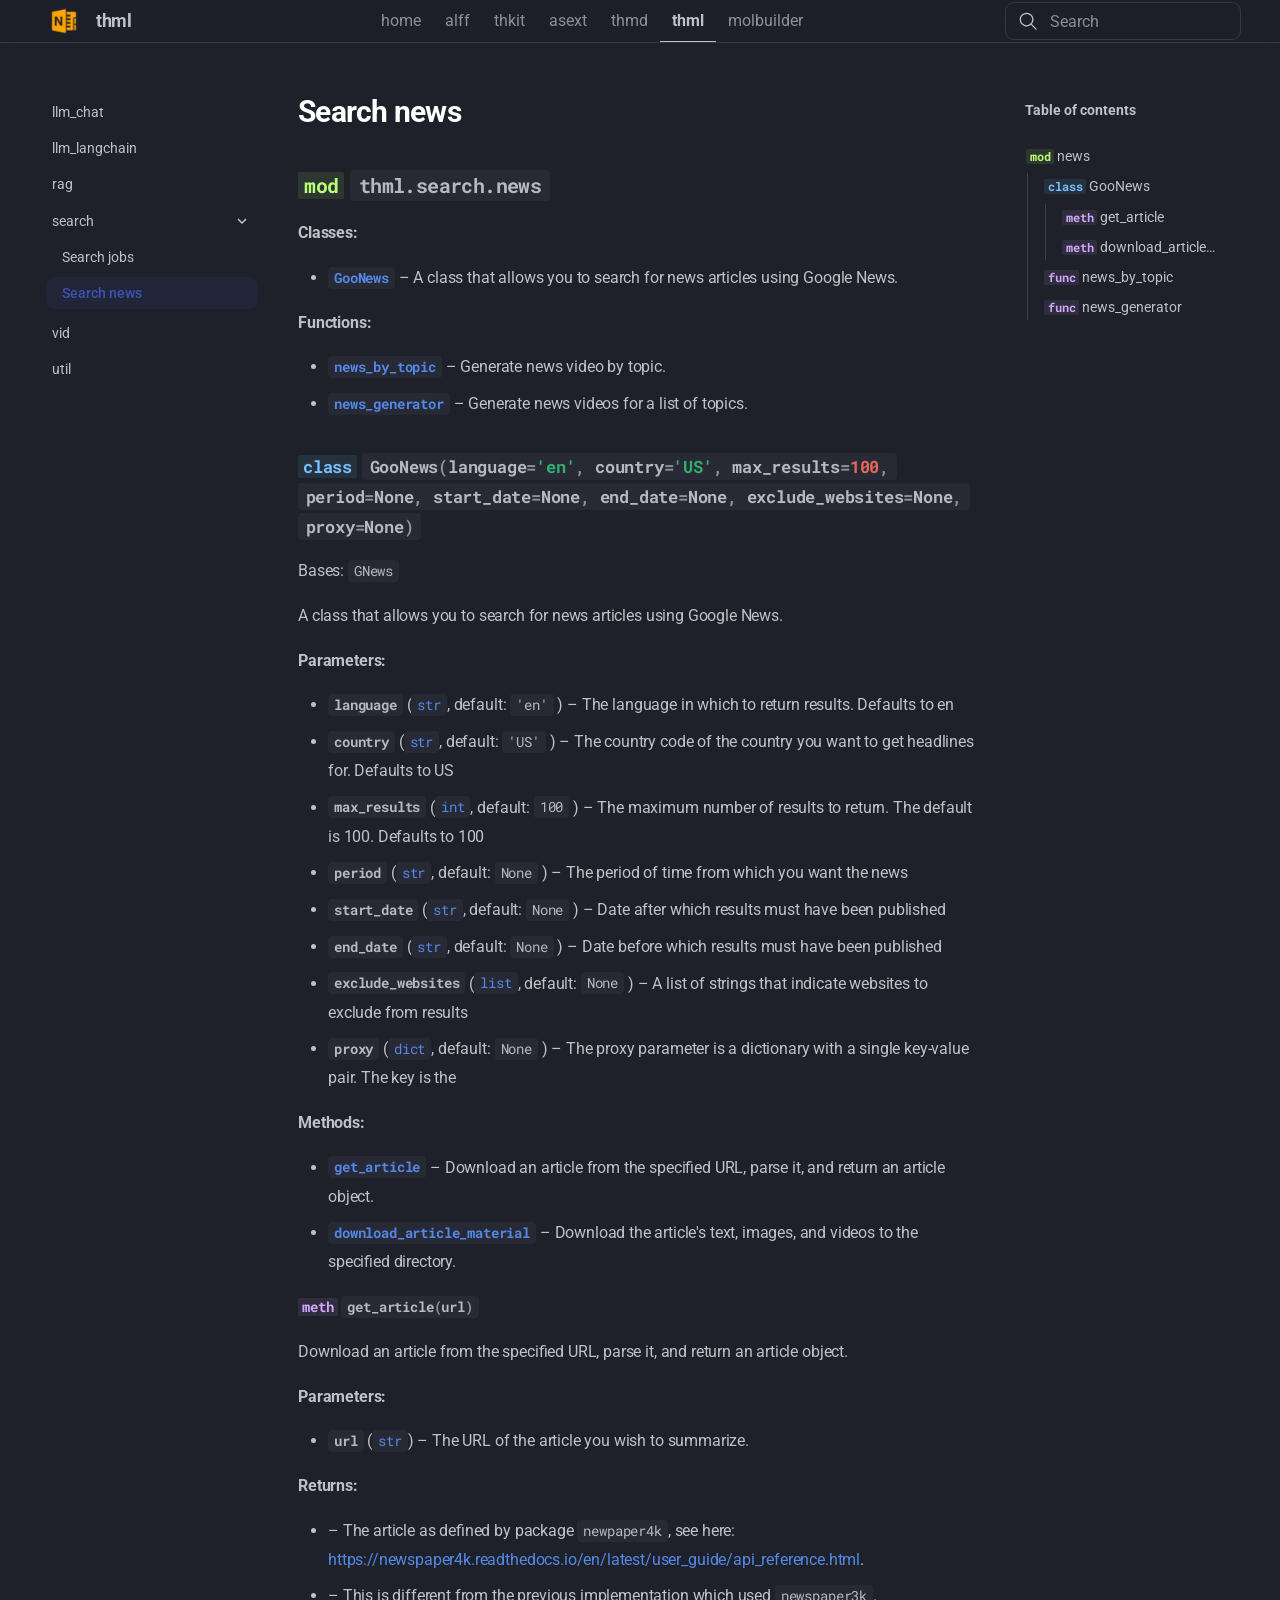
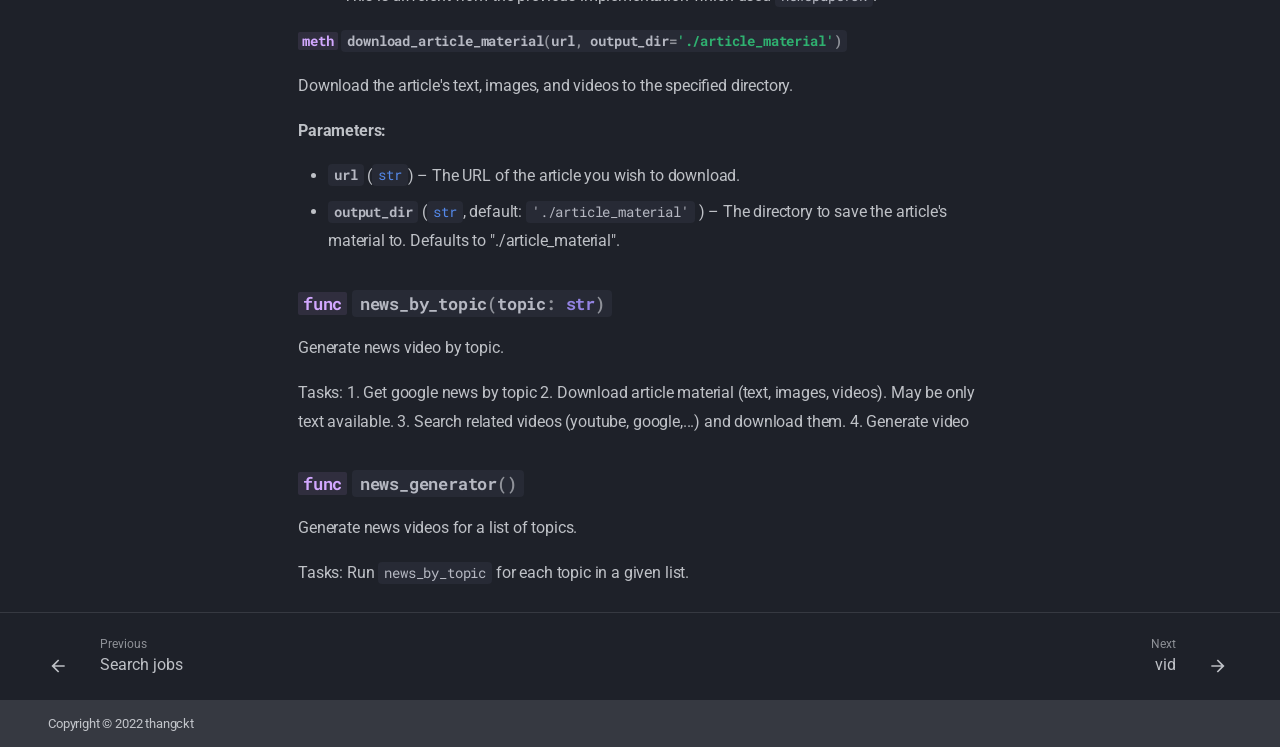
<file: search_news/index.html>
<!doctype html>
<html lang="en" class="no-js">
  <head>
    
      <meta charset="utf-8">
      <meta name="viewport" content="width=device-width,initial-scale=1">
      
      
        <meta name="author" content="C.Thang Nguyen">
      
      
      
        <link rel="prev" href="../search_jobs/">
      
      
        <link rel="next" href="../vid/">
      
      
        
      
      
      
      
        
        
        
          <link rel="icon" href="../_assets/image/one-note-128-o.png">
        
      
      <meta name="generator" content="mkdocs-1.6.1, mkdocs-materialx-10.2.2">
    
    
      
        <title>Search news - thml</title>
      
    
    
      <link rel="stylesheet" href="../assets/stylesheets/main.74d6c0ad.min.css">
      
        
        <link rel="stylesheet" href="../assets/stylesheets/palette.a45159b5.min.css">
      
    
    

    

    
      
    
    
      
        
        
        <link rel="preconnect" href="https://fonts.gstatic.com" crossorigin>
        <link rel="stylesheet" href="https://fonts.googleapis.com/css?family=Roboto:300,300i,400,400i,700,700i%7CRoboto+Mono:400,400i,700,700i&display=fallback">
        <style>:root{--md-text-font:"Roboto";--md-code-font:"Roboto Mono"}</style>
      
    
    
      <link rel="stylesheet" href="../assets/_mkdocstrings.css">
    
      <link rel="stylesheet" href="../_assets/extra_theme/css/full_width.css">
    
      <link rel="stylesheet" href="../_assets/extra_theme/css/font_size.css">
    
    <script>__md_scope=new URL("..",location),__md_hash=e=>[...e].reduce(((e,_)=>(e<<5)-e+_.charCodeAt(0)),0),__md_get=(e,_=localStorage,t=__md_scope)=>JSON.parse(_.getItem(t.pathname+"."+e)),__md_set=(e,_,t=localStorage,a=__md_scope)=>{try{t.setItem(a.pathname+"."+e,JSON.stringify(_))}catch(e){}}</script>
    
      
  


  
  

<script id="__analytics">function __md_analytics(){function e(){dataLayer.push(arguments)}window.dataLayer=window.dataLayer||[],e("js",new Date),e("config","G-QM7DWGY7ZT"),document.addEventListener("DOMContentLoaded",(function(){document.forms.search&&document.forms.search.query.addEventListener("blur",(function(){this.value&&e("event","search",{search_term:this.value})}));document$.subscribe((function(){var t=document.forms.feedback;if(void 0!==t)for(var a of t.querySelectorAll("[type=submit]"))a.addEventListener("click",(function(a){a.preventDefault();var n=document.location.pathname,d=this.getAttribute("data-md-value");e("event","feedback",{page:n,data:d}),t.firstElementChild.disabled=!0;var r=t.querySelector(".md-feedback__note [data-md-value='"+d+"']");r&&(r.hidden=!1)})),t.hidden=!1})),location$.subscribe((function(t){e("config","G-QM7DWGY7ZT",{page_path:t.pathname})}))}));var t=document.createElement("script");t.async=!0,t.src="https://www.googletagmanager.com/gtag/js?id=G-QM7DWGY7ZT",document.getElementById("__analytics").insertAdjacentElement("afterEnd",t)}</script>
  
    <script>"undefined"!=typeof __md_analytics&&__md_analytics()</script>
  

    
    
  </head>
  
  
  
  
    
    
    
    
    
    <body dir="ltr" data-md-color-scheme="slate" data-md-color-primary="indigo" data-md-color-accent="indigo" data-mx-topbar="glass">
  
    
    <input class="md-toggle" data-md-toggle="drawer" type="checkbox" id="__drawer" autocomplete="off">
    <input class="md-toggle" data-md-toggle="toc" type="checkbox" id="__toc" autocomplete="off">
    <input class="md-toggle" data-md-toggle="search" type="checkbox" id="__search" autocomplete="off">
    <label class="md-overlay" for="__drawer"></label>
    <label class="md-overlay" for="__toc"></label>
    <div data-md-component="skip">
      
        
        <a href="#thml.search.news" class="md-skip">
          Skip to content
        </a>
      
    </div>
    <div data-md-component="announce">
      
    </div>
    
    
      

  

<header class="md-header md-header--shadow" data-md-component="header">
  <nav class="md-header__inner md-grid" aria-label="Header">
    <a href=".." title="thml" class="md-header__button md-logo" aria-label="thml" data-md-component="logo">
      
  <img src="../_assets/image/one-note-128-o.png" alt="logo">

    </a>
    <label class="md-header__button md-icon" for="__drawer">
      
      <svg xmlns="http://www.w3.org/2000/svg" viewBox="0 0 24 24"><path d="M3 6h18v2H3zm0 5h18v2H3zm0 5h18v2H3z"/></svg>
    </label>
    <div class="md-header__title" data-md-component="header-title">
      <div class="md-header__ellipsis">
        <div class="md-header__topic">
          <span class="md-ellipsis">
            thml
          </span>
        </div>
        <div class="md-header__topic" data-md-component="header-topic">
          <span class="md-ellipsis">
            
              Search news
            
          </span>
        </div>
      </div>
    </div>
    
      
<nav class="md-tabs" aria-label="Tabs" data-md-component="tabs">
  <div class="md-grid">
    <ul class="md-tabs__list">
      
        
  
  
  
  
    <li class="md-tabs__item">
      <a href="http://thangckt.github.io" class="md-tabs__link">
        
  
  
    
  
  home

      </a>
    </li>
  

      
        
  
  
  
  
    <li class="md-tabs__item">
      <a href="http://thangckt.github.io/alff" class="md-tabs__link">
        
  
  
    
  
  alff

      </a>
    </li>
  

      
        
  
  
  
  
    <li class="md-tabs__item">
      <a href="http://thangckt.github.io/thkit" class="md-tabs__link">
        
  
  
    
  
  thkit

      </a>
    </li>
  

      
        
  
  
  
  
    <li class="md-tabs__item">
      <a href="http://thangckt.github.io/asext" class="md-tabs__link">
        
  
  
    
  
  asext

      </a>
    </li>
  

      
        
  
  
  
  
    <li class="md-tabs__item">
      <a href="http://thangckt.github.io/thmd" class="md-tabs__link">
        
  
  
    
  
  thmd

      </a>
    </li>
  

      
        
  
  
  
    
  
  
    
    
      <li class="md-tabs__item md-tabs__item--active">
        <a href=".." class="md-tabs__link">
          
  
  
    
  
  thml

        </a>
      </li>
    
  

      
        
  
  
  
  
    <li class="md-tabs__item">
      <a href="http://thangckt.github.io/molbuilder" class="md-tabs__link">
        
  
  
    
  
  molbuilder

      </a>
    </li>
  

      
    </ul>
  </div>
</nav>
    
    
      
    
    
    
    
      
      
        <label class="md-header__button md-icon" for="__search">
          
          <svg xmlns="http://www.w3.org/2000/svg" viewBox="0 0 24 24"><path d="M10.25 2a8.25 8.25 0 0 1 6.34 13.53l5.69 5.69a.749.749 0 0 1-.326 1.275.75.75 0 0 1-.734-.215l-5.69-5.69A8.25 8.25 0 1 1 10.25 2M3.5 10.25a6.75 6.75 0 1 0 13.5 0 6.75 6.75 0 0 0-13.5 0"/></svg>
        </label>
        <div class="md-search" data-md-component="search" role="dialog">
  <label class="md-search__overlay" for="__search"></label>
  <div class="md-search__inner" role="search">
    <form class="md-search__form" name="search">
      <input type="text" class="md-search__input" name="query" aria-label="Search" placeholder="Search" autocapitalize="off" autocorrect="off" autocomplete="off" spellcheck="false" data-md-component="search-query" required>
      <label class="md-search__icon md-icon" for="__search">
        
        <svg xmlns="http://www.w3.org/2000/svg" viewBox="0 0 24 24"><path d="M10.25 2a8.25 8.25 0 0 1 6.34 13.53l5.69 5.69a.749.749 0 0 1-.326 1.275.75.75 0 0 1-.734-.215l-5.69-5.69A8.25 8.25 0 1 1 10.25 2M3.5 10.25a6.75 6.75 0 1 0 13.5 0 6.75 6.75 0 0 0-13.5 0"/></svg>
        
        <svg xmlns="http://www.w3.org/2000/svg" viewBox="0 0 24 24"><path d="M20 11v2H8l5.5 5.5-1.42 1.42L4.16 12l7.92-7.92L13.5 5.5 8 11z"/></svg>
      </label>
      <nav class="md-search__options" aria-label="Search">
        
        <button type="reset" class="md-search__icon md-icon" title="Clear" aria-label="Clear" tabindex="-1">
          
          <svg xmlns="http://www.w3.org/2000/svg" viewBox="0 0 24 24"><path d="M19 6.41 17.59 5 12 10.59 6.41 5 5 6.41 10.59 12 5 17.59 6.41 19 12 13.41 17.59 19 19 17.59 13.41 12z"/></svg>
        </button>
      </nav>
      
        <div class="md-search__suggest" data-md-component="search-suggest"></div>
      
    </form>
    <div class="md-search__output">
      <div class="md-search__scrollwrap" tabindex="0">
        <div class="md-search-result md-search-result--pagefind" data-md-component="search-result">
          <div class="md-search-result__meta">
            Initializing search
          </div>
          <ol class="md-search-result__list" role="presentation"></ol>
        </div>
      </div>
    </div>
  </div>
</div>
      
    
    
  </nav>
  
</header>
    
    <div class="md-container" data-md-component="container">
      
      
        
      
      <main class="md-main" data-md-component="main">
        <div class="md-main__inner md-grid">
          
            
              
              <div class="md-sidebar md-sidebar--primary" data-md-component="sidebar" data-md-type="navigation" >
                <div class="md-sidebar__scrollwrap">
                  <div class="md-sidebar__inner">
                    


  


<nav class="md-nav md-nav--primary md-nav--lifted" aria-label="Navigation" data-md-level="0">
  <label class="md-nav__title" for="__drawer">
    <a href=".." title="thml" class="md-nav__button md-logo" aria-label="thml" data-md-component="logo">
      
  <img src="../_assets/image/one-note-128-o.png" alt="logo">

    </a>
    thml
  </label>
  
  <ul class="md-nav__list">
    
      
      
  
  
  
  
    <li class="md-nav__item">
      <a href="http://thangckt.github.io" class="md-nav__link">
        
  
  
  <span class="md-ellipsis">
    
  
    home
  

    
  </span>
  
  

      </a>
    </li>
  

    
      
      
  
  
  
  
    <li class="md-nav__item">
      <a href="http://thangckt.github.io/alff" class="md-nav__link">
        
  
  
  <span class="md-ellipsis">
    
  
    alff
  

    
  </span>
  
  

      </a>
    </li>
  

    
      
      
  
  
  
  
    <li class="md-nav__item">
      <a href="http://thangckt.github.io/thkit" class="md-nav__link">
        
  
  
  <span class="md-ellipsis">
    
  
    thkit
  

    
  </span>
  
  

      </a>
    </li>
  

    
      
      
  
  
  
  
    <li class="md-nav__item">
      <a href="http://thangckt.github.io/asext" class="md-nav__link">
        
  
  
  <span class="md-ellipsis">
    
  
    asext
  

    
  </span>
  
  

      </a>
    </li>
  

    
      
      
  
  
  
  
    <li class="md-nav__item">
      <a href="http://thangckt.github.io/thmd" class="md-nav__link">
        
  
  
  <span class="md-ellipsis">
    
  
    thmd
  

    
  </span>
  
  

      </a>
    </li>
  

    
      
      
  
  
    
  
  
  
    
    
      
        
          
        
      
        
      
        
      
        
      
        
      
        
      
        
      
    
    
    
      
        
        
      
      
    
    
    <li class="md-nav__item md-nav__item--active md-nav__item--section md-nav__item--nested">
      
        
        
        <input class="md-nav__toggle md-toggle " type="checkbox" id="__nav_6" checked>
        
          
          <div class="md-nav__link md-nav__container">
            <a href=".." class="md-nav__link ">
              
  
  
  <span class="md-ellipsis">
    
  
    thml
  

    
  </span>
  
  

            </a>
            
              
              <label class="md-nav__link " for="__nav_6" id="__nav_6_label" tabindex="">
                <span class="md-nav__icon md-icon"></span>
              </label>
            
          </div>
        
        <nav class="md-nav" data-md-level="1" aria-labelledby="__nav_6_label" aria-expanded="true">
          <label class="md-nav__title" for="__nav_6">
            <span class="md-nav__icon md-icon"></span>
            
  
    thml
  

          </label>
          <ul class="md-nav__list">
            
              
            
              
                
  
  
  
  
    <li class="md-nav__item">
      <a href="../llm_chat/" class="md-nav__link">
        
  
  
  <span class="md-ellipsis">
    
  
    llm_chat
  

    
  </span>
  
  

      </a>
    </li>
  

              
            
              
                
  
  
  
  
    <li class="md-nav__item">
      <a href="../llm_langchain/" class="md-nav__link">
        
  
  
  <span class="md-ellipsis">
    
  
    llm_langchain
  

    
  </span>
  
  

      </a>
    </li>
  

              
            
              
                
  
  
  
  
    <li class="md-nav__item">
      <a href="../rag/" class="md-nav__link">
        
  
  
  <span class="md-ellipsis">
    
  
    rag
  

    
  </span>
  
  

      </a>
    </li>
  

              
            
              
                
  
  
    
  
  
  
    
    
      
        
      
        
      
    
    
    
      
      
    
    
    <li class="md-nav__item md-nav__item--active md-nav__item--nested">
      
        
        
        <input class="md-nav__toggle md-toggle " type="checkbox" id="__nav_6_5" checked>
        
          
          <label class="md-nav__link" for="__nav_6_5" id="__nav_6_5_label" tabindex="0">
            
  
  
  <span class="md-ellipsis">
    
  
    search
  

    
  </span>
  
  

            <span class="md-nav__icon md-icon"></span>
          </label>
        
        <nav class="md-nav" data-md-level="2" aria-labelledby="__nav_6_5_label" aria-expanded="true">
          <label class="md-nav__title" for="__nav_6_5">
            <span class="md-nav__icon md-icon"></span>
            
  
    search
  

          </label>
          <ul class="md-nav__list">
            
              
                
  
  
  
  
    <li class="md-nav__item">
      <a href="../search_jobs/" class="md-nav__link">
        
  
  
  <span class="md-ellipsis">
    
  
    Search jobs
  

    
  </span>
  
  

      </a>
    </li>
  

              
            
              
                
  
  
    
  
  
  
    <li class="md-nav__item md-nav__item--active">
      
      <input class="md-nav__toggle md-toggle" type="checkbox" id="__toc">
      
      
      
        <label class="md-nav__link md-nav__link--active" for="__toc">
          
  
  
  <span class="md-ellipsis">
    
  
    Search news
  

    
  </span>
  
  

          <span class="md-nav__icon md-icon"></span>
        </label>
      
      <a href="./" class="md-nav__link md-nav__link--active">
        
  
  
  <span class="md-ellipsis">
    
  
    Search news
  

    
  </span>
  
  

      </a>
      
        

<nav class="md-nav md-nav--secondary" aria-label="Table of contents">
  
  
  
  
    <label class="md-nav__title" for="__toc">
      <span class="md-nav__icon md-icon"></span>
      Table of contents
    </label>
    <ul class="md-nav__list" data-md-component="toc">
      
        <li class="md-nav__item">
  <a href="#thml.search.news" class="md-nav__link">
    <span class="md-ellipsis">
      
        <code class="doc-symbol doc-symbol-toc doc-symbol-module"></code>&nbsp;news
      
    </span>
  </a>
  
    <nav class="md-nav" aria-label=" news">
      <ul class="md-nav__list">
        
          <li class="md-nav__item">
  <a href="#thml.search.news.GooNews" class="md-nav__link">
    <span class="md-ellipsis">
      
        <code class="doc-symbol doc-symbol-toc doc-symbol-class"></code>&nbsp;GooNews
      
    </span>
  </a>
  
    <nav class="md-nav" aria-label=" GooNews">
      <ul class="md-nav__list">
        
          <li class="md-nav__item">
  <a href="#thml.search.news.GooNews.get_article" class="md-nav__link">
    <span class="md-ellipsis">
      
        <code class="doc-symbol doc-symbol-toc doc-symbol-method"></code>&nbsp;get_article
      
    </span>
  </a>
  
</li>
        
          <li class="md-nav__item">
  <a href="#thml.search.news.GooNews.download_article_material" class="md-nav__link">
    <span class="md-ellipsis">
      
        <code class="doc-symbol doc-symbol-toc doc-symbol-method"></code>&nbsp;download_article_material
      
    </span>
  </a>
  
</li>
        
      </ul>
    </nav>
  
</li>
        
          <li class="md-nav__item">
  <a href="#thml.search.news.news_by_topic" class="md-nav__link">
    <span class="md-ellipsis">
      
        <code class="doc-symbol doc-symbol-toc doc-symbol-function"></code>&nbsp;news_by_topic
      
    </span>
  </a>
  
</li>
        
          <li class="md-nav__item">
  <a href="#thml.search.news.news_generator" class="md-nav__link">
    <span class="md-ellipsis">
      
        <code class="doc-symbol doc-symbol-toc doc-symbol-function"></code>&nbsp;news_generator
      
    </span>
  </a>
  
</li>
        
      </ul>
    </nav>
  
</li>
      
    </ul>
  
</nav>
      
    </li>
  

              
            
          </ul>
        </nav>
      
    </li>
  

              
            
              
                
  
  
  
  
    <li class="md-nav__item">
      <a href="../vid/" class="md-nav__link">
        
  
  
  <span class="md-ellipsis">
    
  
    vid
  

    
  </span>
  
  

      </a>
    </li>
  

              
            
              
                
  
  
  
  
    <li class="md-nav__item">
      <a href="../util/" class="md-nav__link">
        
  
  
  <span class="md-ellipsis">
    
  
    util
  

    
  </span>
  
  

      </a>
    </li>
  

              
            
          </ul>
        </nav>
      
    </li>
  

    
      
      
  
  
  
  
    <li class="md-nav__item">
      <a href="http://thangckt.github.io/molbuilder" class="md-nav__link">
        
  
  
  <span class="md-ellipsis">
    
  
    molbuilder
  

    
  </span>
  
  

      </a>
    </li>
  

    
  </ul>
</nav>
                  </div>
                </div>
              </div>
            
            
              
              <div class="md-sidebar md-sidebar--secondary" data-md-component="sidebar" data-md-type="toc" >
                <div class="md-sidebar__scrollwrap">
                  <div class="md-sidebar__inner">
                    

<nav class="md-nav md-nav--secondary" aria-label="Table of contents">
  
  
  
  
    <label class="md-nav__title" for="__toc">
      <span class="md-nav__icon md-icon"></span>
      Table of contents
    </label>
    <ul class="md-nav__list" data-md-component="toc">
      
        <li class="md-nav__item">
  <a href="#thml.search.news" class="md-nav__link">
    <span class="md-ellipsis">
      
        <code class="doc-symbol doc-symbol-toc doc-symbol-module"></code>&nbsp;news
      
    </span>
  </a>
  
    <nav class="md-nav" aria-label=" news">
      <ul class="md-nav__list">
        
          <li class="md-nav__item">
  <a href="#thml.search.news.GooNews" class="md-nav__link">
    <span class="md-ellipsis">
      
        <code class="doc-symbol doc-symbol-toc doc-symbol-class"></code>&nbsp;GooNews
      
    </span>
  </a>
  
    <nav class="md-nav" aria-label=" GooNews">
      <ul class="md-nav__list">
        
          <li class="md-nav__item">
  <a href="#thml.search.news.GooNews.get_article" class="md-nav__link">
    <span class="md-ellipsis">
      
        <code class="doc-symbol doc-symbol-toc doc-symbol-method"></code>&nbsp;get_article
      
    </span>
  </a>
  
</li>
        
          <li class="md-nav__item">
  <a href="#thml.search.news.GooNews.download_article_material" class="md-nav__link">
    <span class="md-ellipsis">
      
        <code class="doc-symbol doc-symbol-toc doc-symbol-method"></code>&nbsp;download_article_material
      
    </span>
  </a>
  
</li>
        
      </ul>
    </nav>
  
</li>
        
          <li class="md-nav__item">
  <a href="#thml.search.news.news_by_topic" class="md-nav__link">
    <span class="md-ellipsis">
      
        <code class="doc-symbol doc-symbol-toc doc-symbol-function"></code>&nbsp;news_by_topic
      
    </span>
  </a>
  
</li>
        
          <li class="md-nav__item">
  <a href="#thml.search.news.news_generator" class="md-nav__link">
    <span class="md-ellipsis">
      
        <code class="doc-symbol doc-symbol-toc doc-symbol-function"></code>&nbsp;news_generator
      
    </span>
  </a>
  
</li>
        
      </ul>
    </nav>
  
</li>
      
    </ul>
  
</nav>
                  </div>
                </div>
              </div>
            
          
          
            <div class="md-content" data-md-component="content">
              
              
              
              <article class="md-content__inner md-typeset" data-pagefind-body>
                
                  

  <h1>Search news</h1>

<div class="doc doc-object doc-module">



<h2 id="thml.search.news" class="doc doc-heading">
<code class="doc-symbol doc-symbol-heading doc-symbol-module"></code>            <code>thml.search.news</code>


<a href="#thml.search.news" class="headerlink" title="Permanent link">¤</a></h2>

    <div class="doc doc-contents first">

          









<p><span class="doc-section-title">Classes:</span></p>
    <ul>
        <li class="doc-section-item field-body">
          <b><code><a class="autorefs autorefs-internal" title="              GooNews(language='en', country='US', max_results=100, period=None, start_date=None, end_date=None, exclude_websites=None, proxy=None) (thml.search.news.GooNews)" href="#thml.search.news.GooNews">GooNews</a></code></b>
          –
          <div class="doc-md-description">
            <p>A class that allows you to search for news articles using Google News.</p>
          </div>
        </li>
    </ul>




<p><span class="doc-section-title">Functions:</span></p>
    <ul>
          <li class="doc-section-item field-body">
            <b><code><a class="autorefs autorefs-internal" title="            news_by_topic(topic: str) (thml.search.news.news_by_topic)" href="#thml.search.news.news_by_topic">news_by_topic</a></code></b>
            –
            <div class="doc-md-description">
              <p>Generate news video by topic.</p>
            </div>
          </li>
          <li class="doc-section-item field-body">
            <b><code><a class="autorefs autorefs-internal" title="            news_generator() (thml.search.news.news_generator)" href="#thml.search.news.news_generator">news_generator</a></code></b>
            –
            <div class="doc-md-description">
              <p>Generate news videos for a list of topics.</p>
            </div>
          </li>
    </ul>





<div class="doc doc-children">









<div class="doc doc-object doc-class">



<h3 id="thml.search.news.GooNews" class="doc doc-heading">
<code class="doc-symbol doc-symbol-heading doc-symbol-class"></code>              <code class="highlight language-python"><span class="n">GooNews</span><span class="p">(</span><span class="n">language</span><span class="o">=</span><span class="s1">'en'</span><span class="p">,</span> <span class="n">country</span><span class="o">=</span><span class="s1">'US'</span><span class="p">,</span> <span class="n">max_results</span><span class="o">=</span><span class="mi">100</span><span class="p">,</span> <span class="n">period</span><span class="o">=</span><span class="kc">None</span><span class="p">,</span> <span class="n">start_date</span><span class="o">=</span><span class="kc">None</span><span class="p">,</span> <span class="n">end_date</span><span class="o">=</span><span class="kc">None</span><span class="p">,</span> <span class="n">exclude_websites</span><span class="o">=</span><span class="kc">None</span><span class="p">,</span> <span class="n">proxy</span><span class="o">=</span><span class="kc">None</span><span class="p">)</span></code>

<a href="#thml.search.news.GooNews" class="headerlink" title="Permanent link">¤</a></h3>


    <div class="doc doc-contents ">
            <p class="doc doc-class-bases">
              Bases: <code><span title="gnews.GNews">GNews</span></code></p>



        <p>A class that allows you to search for news articles using Google News.</p>


<p><span class="doc-section-title">Parameters:</span></p>
    <ul>
        <li class="doc-section-item field-body">
            <b><code>language</code></b>
              (<code><a class="autorefs autorefs-external" href="https://docs.python.org/3/builtins/stdtypes.html#str">str</a></code>, default:
                  <code>&#39;en&#39;</code>
)
          –
          <div class="doc-md-description">
            <p>The language in which to return results. Defaults to en</p>
          </div>
        </li>
        <li class="doc-section-item field-body">
            <b><code>country</code></b>
              (<code><a class="autorefs autorefs-external" href="https://docs.python.org/3/builtins/stdtypes.html#str">str</a></code>, default:
                  <code>&#39;US&#39;</code>
)
          –
          <div class="doc-md-description">
            <p>The country code of the country you want to get headlines for. Defaults to US</p>
          </div>
        </li>
        <li class="doc-section-item field-body">
            <b><code>max_results</code></b>
              (<code><a class="autorefs autorefs-external" href="https://docs.python.org/3/builtins/functions.html#int">int</a></code>, default:
                  <code>100</code>
)
          –
          <div class="doc-md-description">
            <p>The maximum number of results to return. The default is 100. Defaults to 100</p>
          </div>
        </li>
        <li class="doc-section-item field-body">
            <b><code>period</code></b>
              (<code><a class="autorefs autorefs-external" href="https://docs.python.org/3/builtins/stdtypes.html#str">str</a></code>, default:
                  <code>None</code>
)
          –
          <div class="doc-md-description">
            <p>The period of time from which you want the news</p>
          </div>
        </li>
        <li class="doc-section-item field-body">
            <b><code>start_date</code></b>
              (<code><a class="autorefs autorefs-external" href="https://docs.python.org/3/builtins/stdtypes.html#str">str</a></code>, default:
                  <code>None</code>
)
          –
          <div class="doc-md-description">
            <p>Date after which results must have been published</p>
          </div>
        </li>
        <li class="doc-section-item field-body">
            <b><code>end_date</code></b>
              (<code><a class="autorefs autorefs-external" href="https://docs.python.org/3/builtins/stdtypes.html#str">str</a></code>, default:
                  <code>None</code>
)
          –
          <div class="doc-md-description">
            <p>Date before which results must have been published</p>
          </div>
        </li>
        <li class="doc-section-item field-body">
            <b><code>exclude_websites</code></b>
              (<code><a class="autorefs autorefs-external" href="https://docs.python.org/3/builtins/stdtypes.html#list">list</a></code>, default:
                  <code>None</code>
)
          –
          <div class="doc-md-description">
            <p>A list of strings that indicate websites to exclude from results</p>
          </div>
        </li>
        <li class="doc-section-item field-body">
            <b><code>proxy</code></b>
              (<code><a class="autorefs autorefs-external" href="https://docs.python.org/3/builtins/stdtypes.html#dict">dict</a></code>, default:
                  <code>None</code>
)
          –
          <div class="doc-md-description">
            <p>The proxy parameter is a dictionary with a single key-value pair. The key is the</p>
          </div>
        </li>
    </ul>

          











<p><span class="doc-section-title">Methods:</span></p>
    <ul>
          <li class="doc-section-item field-body">
            <b><code><a class="autorefs autorefs-internal" title="            get_article(url) (thml.search.news.GooNews.get_article)" href="#thml.search.news.GooNews.get_article">get_article</a></code></b>
            –
            <div class="doc-md-description">
              <p>Download an article from the specified URL, parse it, and return an article object.</p>
            </div>
          </li>
          <li class="doc-section-item field-body">
            <b><code><a class="autorefs autorefs-internal" title="            download_article_material(url, output_dir='./article_material') (thml.search.news.GooNews.download_article_material)" href="#thml.search.news.GooNews.download_article_material">download_article_material</a></code></b>
            –
            <div class="doc-md-description">
              <p>Download the article's text, images, and videos to the specified directory.</p>
            </div>
          </li>
    </ul>






<div class="doc doc-children">










<div class="doc doc-object doc-function">


<h4 id="thml.search.news.GooNews.get_article" class="doc doc-heading">
<code class="doc-symbol doc-symbol-heading doc-symbol-method"></code>            <code class="highlight language-python"><span class="n">get_article</span><span class="p">(</span><span class="n">url</span><span class="p">)</span></code>

<a href="#thml.search.news.GooNews.get_article" class="headerlink" title="Permanent link">¤</a></h4>


    <div class="doc doc-contents ">

        <p>Download an article from the specified URL, parse it, and return an article object.</p>


<p><span class="doc-section-title">Parameters:</span></p>
    <ul>
        <li class="doc-section-item field-body">
            <b><code>url</code></b>
              (<code><a class="autorefs autorefs-external" href="https://docs.python.org/3/builtins/stdtypes.html#str">str</a></code>)
          –
          <div class="doc-md-description">
            <p>The URL of the article you wish to summarize.</p>
          </div>
        </li>
    </ul>


<p><span class="doc-section-title">Returns:</span></p>
    <ul>
        <li class="doc-section-item field-body">
          –
          <div class="doc-md-description">
            <p>The article as defined by package <code>newpaper4k</code>, see here: <a href="https://newspaper4k.readthedocs.io/en/latest/user_guide/api_reference.html">https://newspaper4k.readthedocs.io/en/latest/user_guide/api_reference.html</a>.</p>
          </div>
        </li>
        <li class="doc-section-item field-body">
          –
          <div class="doc-md-description">
            <p>This is different from the previous implementation which used <code>newspaper3k</code>.</p>
          </div>
        </li>
    </ul>

          

    </div>

</div>

<div class="doc doc-object doc-function">


<h4 id="thml.search.news.GooNews.download_article_material" class="doc doc-heading">
<code class="doc-symbol doc-symbol-heading doc-symbol-method"></code>            <code class="highlight language-python"><span class="n">download_article_material</span><span class="p">(</span><span class="n">url</span><span class="p">,</span> <span class="n">output_dir</span><span class="o">=</span><span class="s1">'./article_material'</span><span class="p">)</span></code>

<a href="#thml.search.news.GooNews.download_article_material" class="headerlink" title="Permanent link">¤</a></h4>


    <div class="doc doc-contents ">

        <p>Download the article's text, images, and videos to the specified directory.</p>


<p><span class="doc-section-title">Parameters:</span></p>
    <ul>
        <li class="doc-section-item field-body">
            <b><code>url</code></b>
              (<code><a class="autorefs autorefs-external" href="https://docs.python.org/3/builtins/stdtypes.html#str">str</a></code>)
          –
          <div class="doc-md-description">
            <p>The URL of the article you wish to download.</p>
          </div>
        </li>
        <li class="doc-section-item field-body">
            <b><code>output_dir</code></b>
              (<code><a class="autorefs autorefs-external" href="https://docs.python.org/3/builtins/stdtypes.html#str">str</a></code>, default:
                  <code>&#39;./article_material&#39;</code>
)
          –
          <div class="doc-md-description">
            <p>The directory to save the article's material to. Defaults to "./article_material".</p>
          </div>
        </li>
    </ul>

          

    </div>

</div>



  </div>

    </div>

</div>


<div class="doc doc-object doc-function">


<h3 id="thml.search.news.news_by_topic" class="doc doc-heading">
<code class="doc-symbol doc-symbol-heading doc-symbol-function"></code>            <code class="highlight language-python"><span class="n">news_by_topic</span><span class="p">(</span><span class="n">topic</span><span class="p">:</span> <span class="nb">str</span><span class="p">)</span></code>

<a href="#thml.search.news.news_by_topic" class="headerlink" title="Permanent link">¤</a></h3>


    <div class="doc doc-contents ">

        <p>Generate news video by topic.</p>
<p>Tasks:
1. Get google news by topic
2. Download article material (text, images, videos). May be only text available.
3. Search related videos (youtube, google,...) and download them.
4. Generate video</p>

          

    </div>

</div>

<div class="doc doc-object doc-function">


<h3 id="thml.search.news.news_generator" class="doc doc-heading">
<code class="doc-symbol doc-symbol-heading doc-symbol-function"></code>            <code class="highlight language-python"><span class="n">news_generator</span><span class="p">()</span></code>

<a href="#thml.search.news.news_generator" class="headerlink" title="Permanent link">¤</a></h3>


    <div class="doc doc-contents ">

        <p>Generate news videos for a list of topics.</p>
<p>Tasks: Run <code>news_by_topic</code> for each topic in a given list.</p>

          

    </div>

</div>



  </div>

    </div>

</div>









  




                
              </article>
            </div>
          
          
<script>var target=document.getElementById(location.hash.slice(1));target&&target.name&&(target.checked=target.name.startsWith("__tabbed_"))</script>
        </div>
          <div class="md-top" data-md-component="top" hidden>
  <div class="md-top__center">
    <button type="button" class="md-top__button md-top__button--main" data-md-action="top">
      
      <svg xmlns="http://www.w3.org/2000/svg" viewBox="0 0 24 24"><path d="M13 20h-2V8l-5.5 5.5-1.42-1.42L12 4.16l7.92 7.92-1.42 1.42L13 8z"/></svg>
      <span>Back to top</span>
    </button>
    
      
      
      <label class="md-top__button md-top__side md-top__side--nav" for="__drawer" >
        <svg xmlns="http://www.w3.org/2000/svg" fill="none" stroke="currentColor" stroke-linecap="round" stroke-linejoin="round" stroke-width="2" class="lucide lucide-panel-left" viewBox="0 0 24 24"><rect width="18" height="18" x="3" y="3" rx="2"/><path d="M9 3v18"/></svg>
      </label>
    
    
      
      
      <label class="md-top__button md-top__side md-top__side--toc" for="__toc" >
        <svg xmlns="http://www.w3.org/2000/svg" fill="none" stroke="currentColor" stroke-linecap="round" stroke-linejoin="round" stroke-width="2" class="lucide lucide-panel-right" viewBox="0 0 24 24"><rect width="18" height="18" x="3" y="3" rx="2"/><path d="M15 3v18"/></svg>
      </label>
    
  </div>
</div>
      </main>
      
        <footer class="md-footer">
  
    
      
      <nav class="md-footer__inner md-grid" aria-label="Footer" >
        
          
          <a href="../search_jobs/" class="md-footer__link md-footer__link--prev" aria-label="Previous: Search jobs">
            <div class="md-footer__button md-icon">
              
              <svg xmlns="http://www.w3.org/2000/svg" viewBox="0 0 24 24"><path d="M20 11v2H8l5.5 5.5-1.42 1.42L4.16 12l7.92-7.92L13.5 5.5 8 11z"/></svg>
            </div>
            <div class="md-footer__title">
              <span class="md-footer__direction">
                Previous
              </span>
              <div class="md-ellipsis">
                Search jobs
              </div>
            </div>
          </a>
        
        
          
          <a href="../vid/" class="md-footer__link md-footer__link--next" aria-label="Next: vid">
            <div class="md-footer__title">
              <span class="md-footer__direction">
                Next
              </span>
              <div class="md-ellipsis">
                vid
              </div>
            </div>
            <div class="md-footer__button md-icon">
              
              <svg xmlns="http://www.w3.org/2000/svg" viewBox="0 0 24 24"><path d="M4 11v2h12l-5.5 5.5 1.42 1.42L19.84 12l-7.92-7.92L10.5 5.5 16 11z"/></svg>
            </div>
          </a>
        
      </nav>
    
  
  <div class="md-footer-meta md-typeset">
    <div class="md-footer-meta__inner md-grid">
      <div class="md-copyright">
  
    <div class="md-copyright__highlight">
      Copyright &copy; 2022 <a href="https://thangckt.github.io">thangckt</a>
    </div>
  
  
</div>
      
    </div>
  </div>
</footer>
      
    </div>
    <div class="md-dialog" data-md-component="dialog">
      <div class="md-dialog__inner md-typeset"></div>
    </div>
    
    
    
      
      
      
      
        
        
          
          
        
      <script id="__config" type="application/json">{"annotate": null, "base": "..", "code": null, "features": ["content.code.annotate", "content.code.copy", "navigation.expand", "navigation.indexes", "navigation.tracking", "navigation.top", "search.suggest", "content.action.edit", "navigation.footer", "toc.follow", "navigation.tabs", "navigation.tabs.sticky", "navigation.tabs.header"], "search": {"options": {"baseUrl": "..", "bundleUrl": "../search/", "highlight": false, "searchOptions": {}}, "provider": "pagefind"}, "tags": null, "translations": {"clipboard.copied": "Copied to clipboard", "clipboard.copy": "Copy to clipboard", "code.collapse": "Collapse", "code.download": "Download", "code.expand": "Expand remaining # lines", "code.select": "Toggle line selection", "search.offline": "Switch to Lunr for offline search", "search.result.more.one": "1 more on this page", "search.result.more.other": "# more on this page", "search.result.none": "No matching documents", "search.result.one": "1 matching document", "search.result.other": "# matching documents", "search.result.placeholder": "Type to start searching", "search.result.term.missing": "Missing", "select.version": "Select version"}, "version": null}</script>
    
    
      <script src="../assets/javascripts/bundle.574b5c94.min.js"></script>
      
        <script src="../1thang_js/page_logVisitor.js"></script>
      
    
  </body>
</html>
</file>
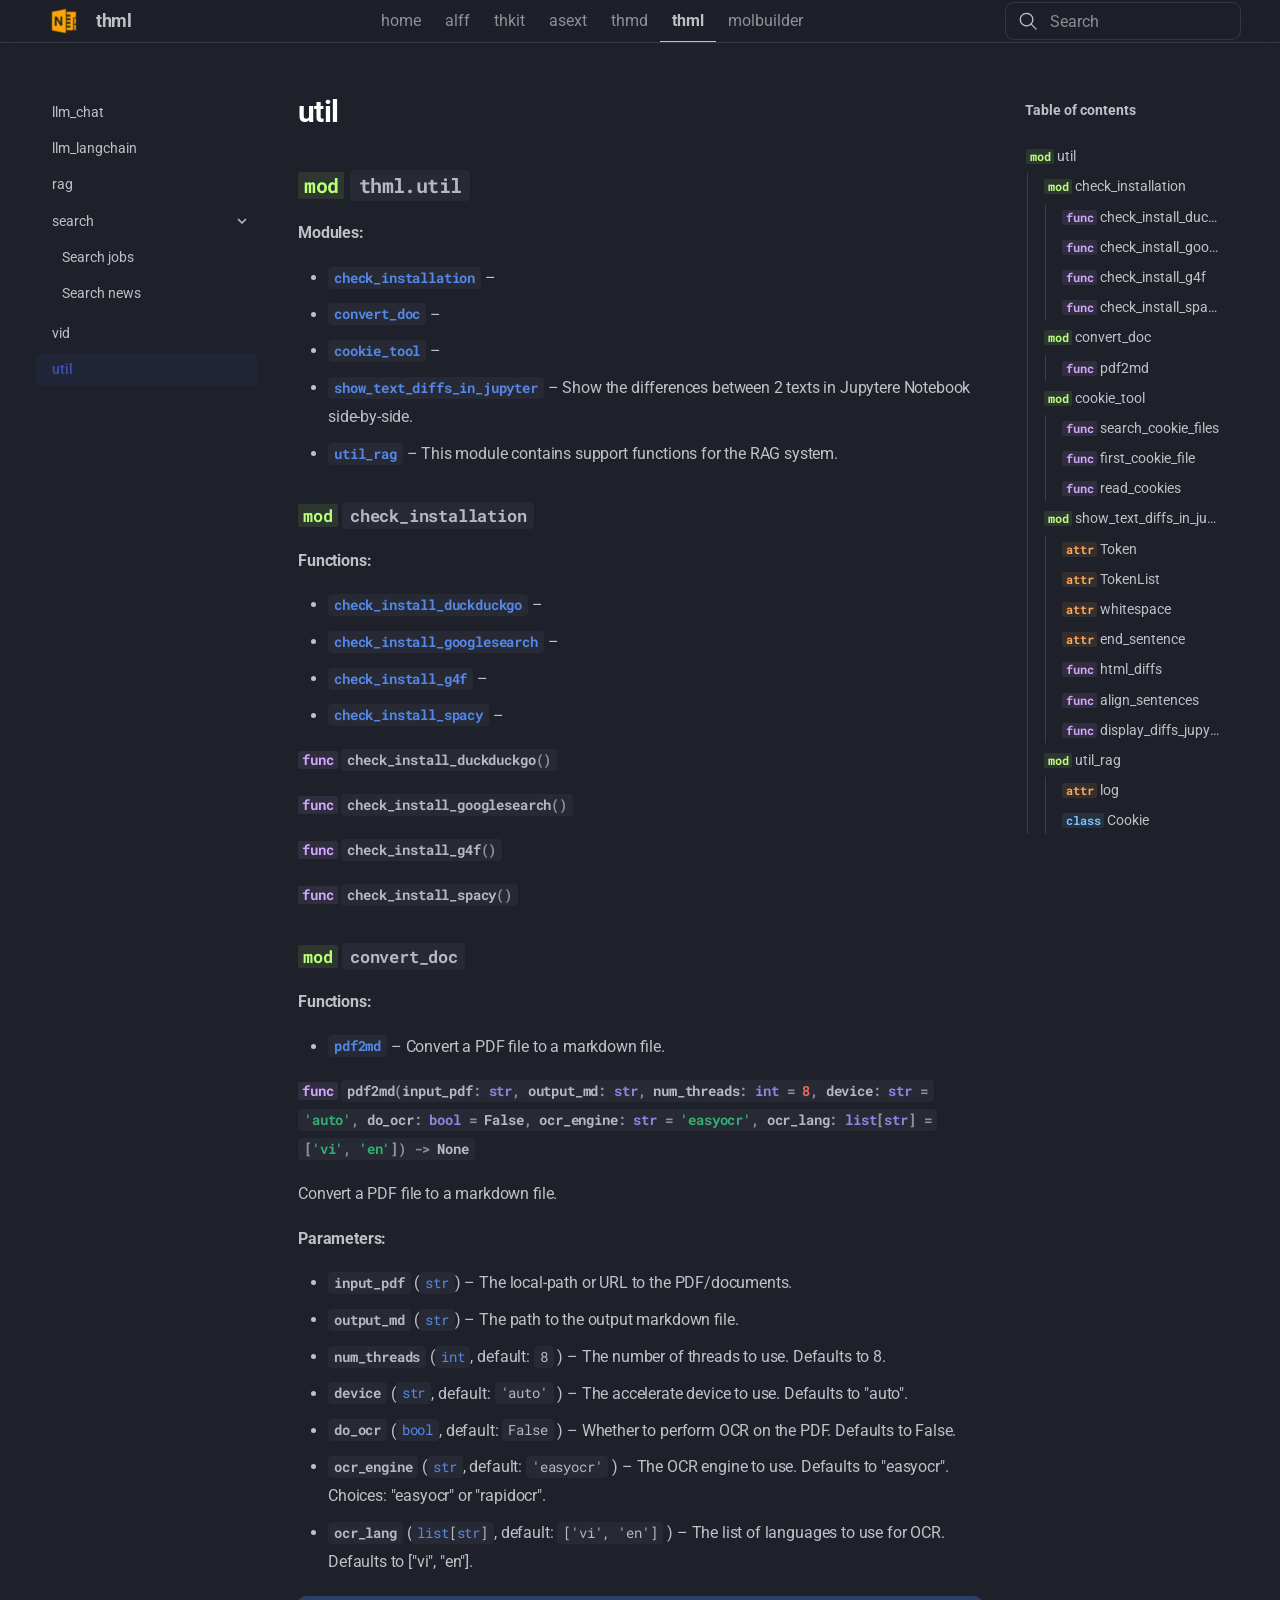
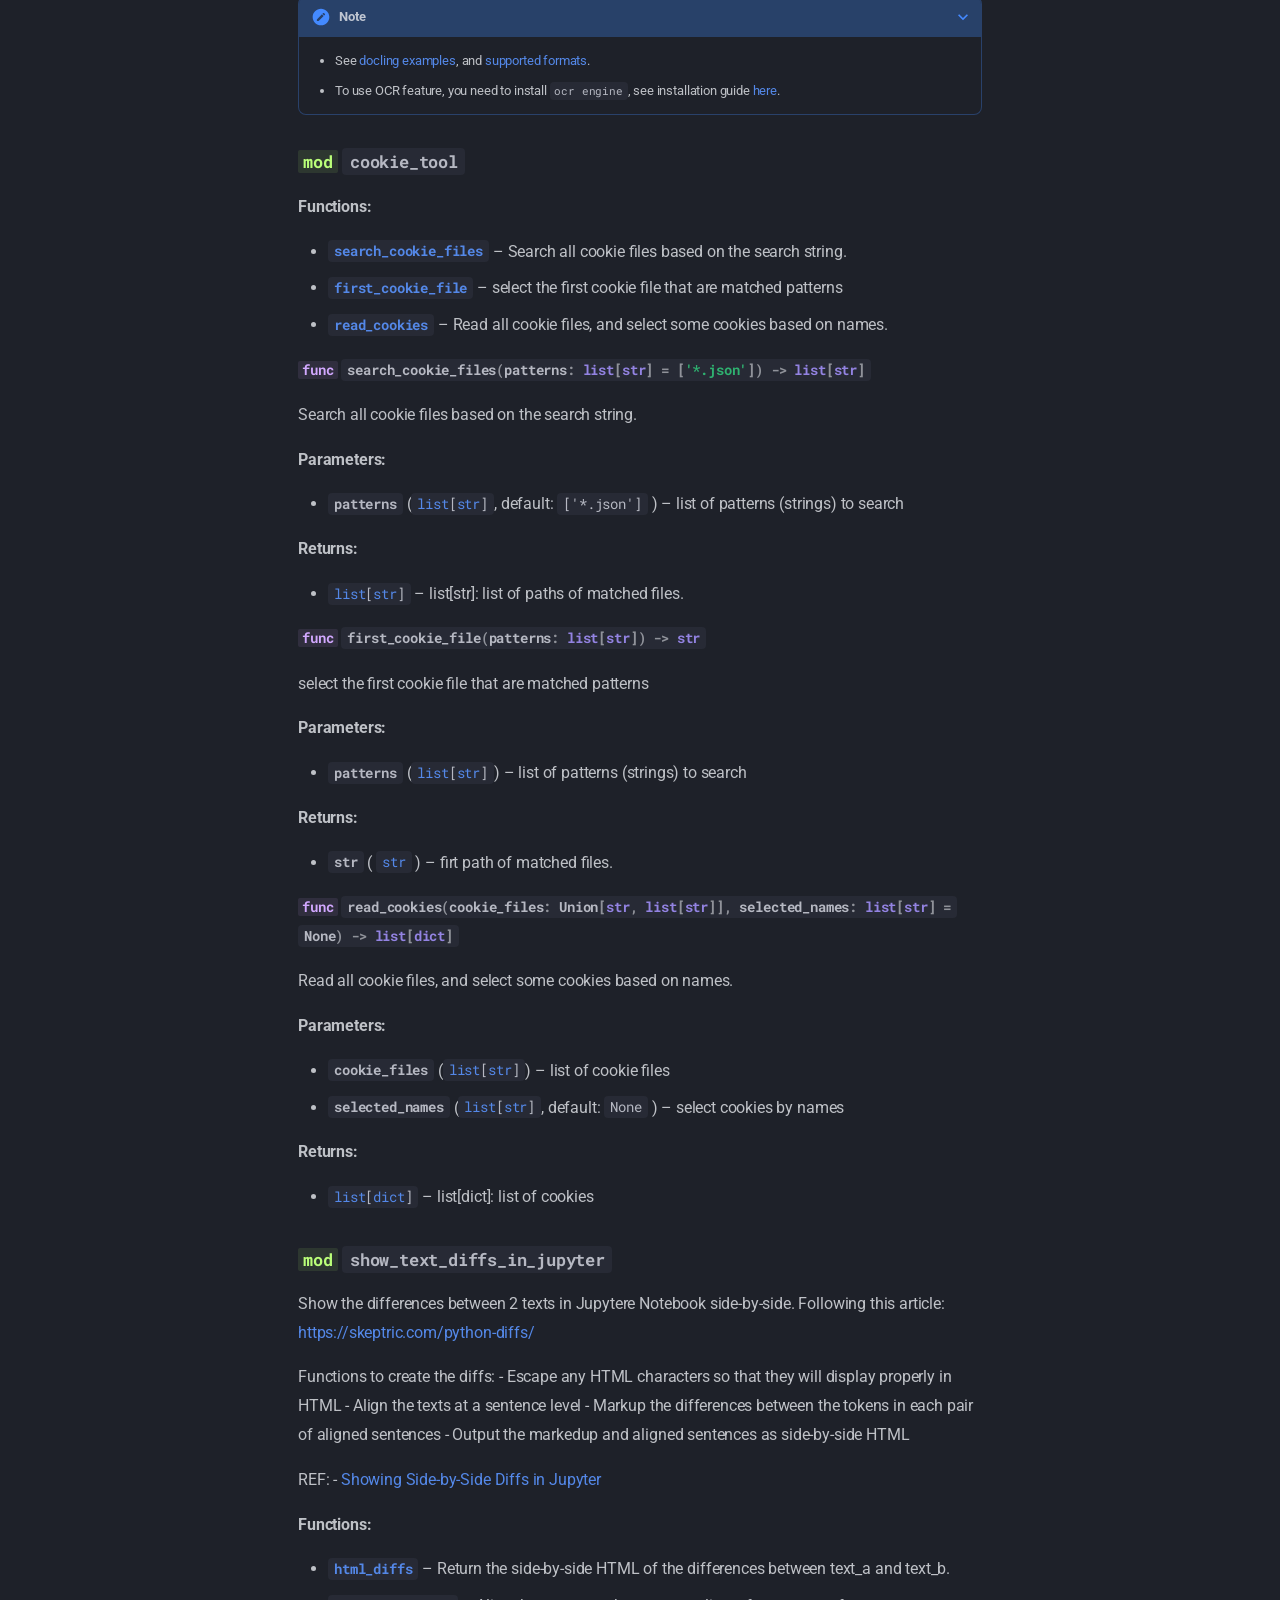
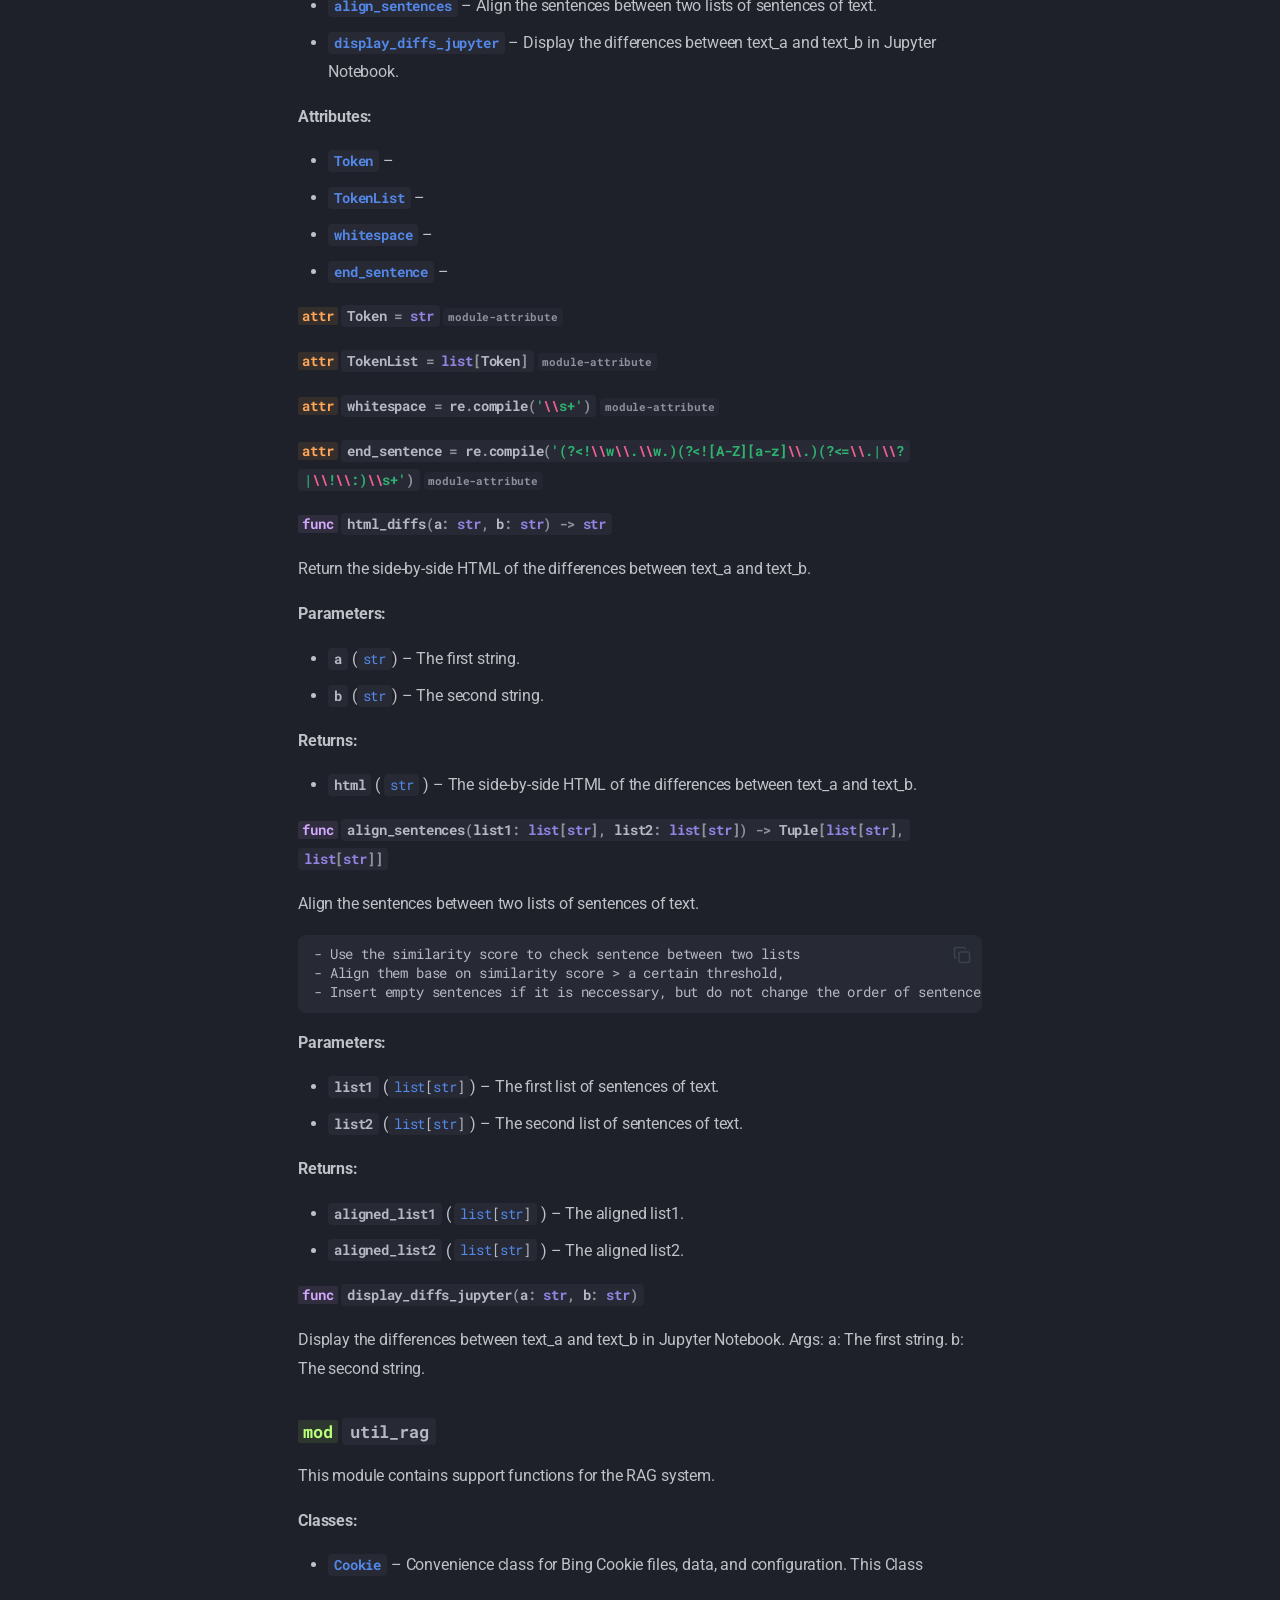
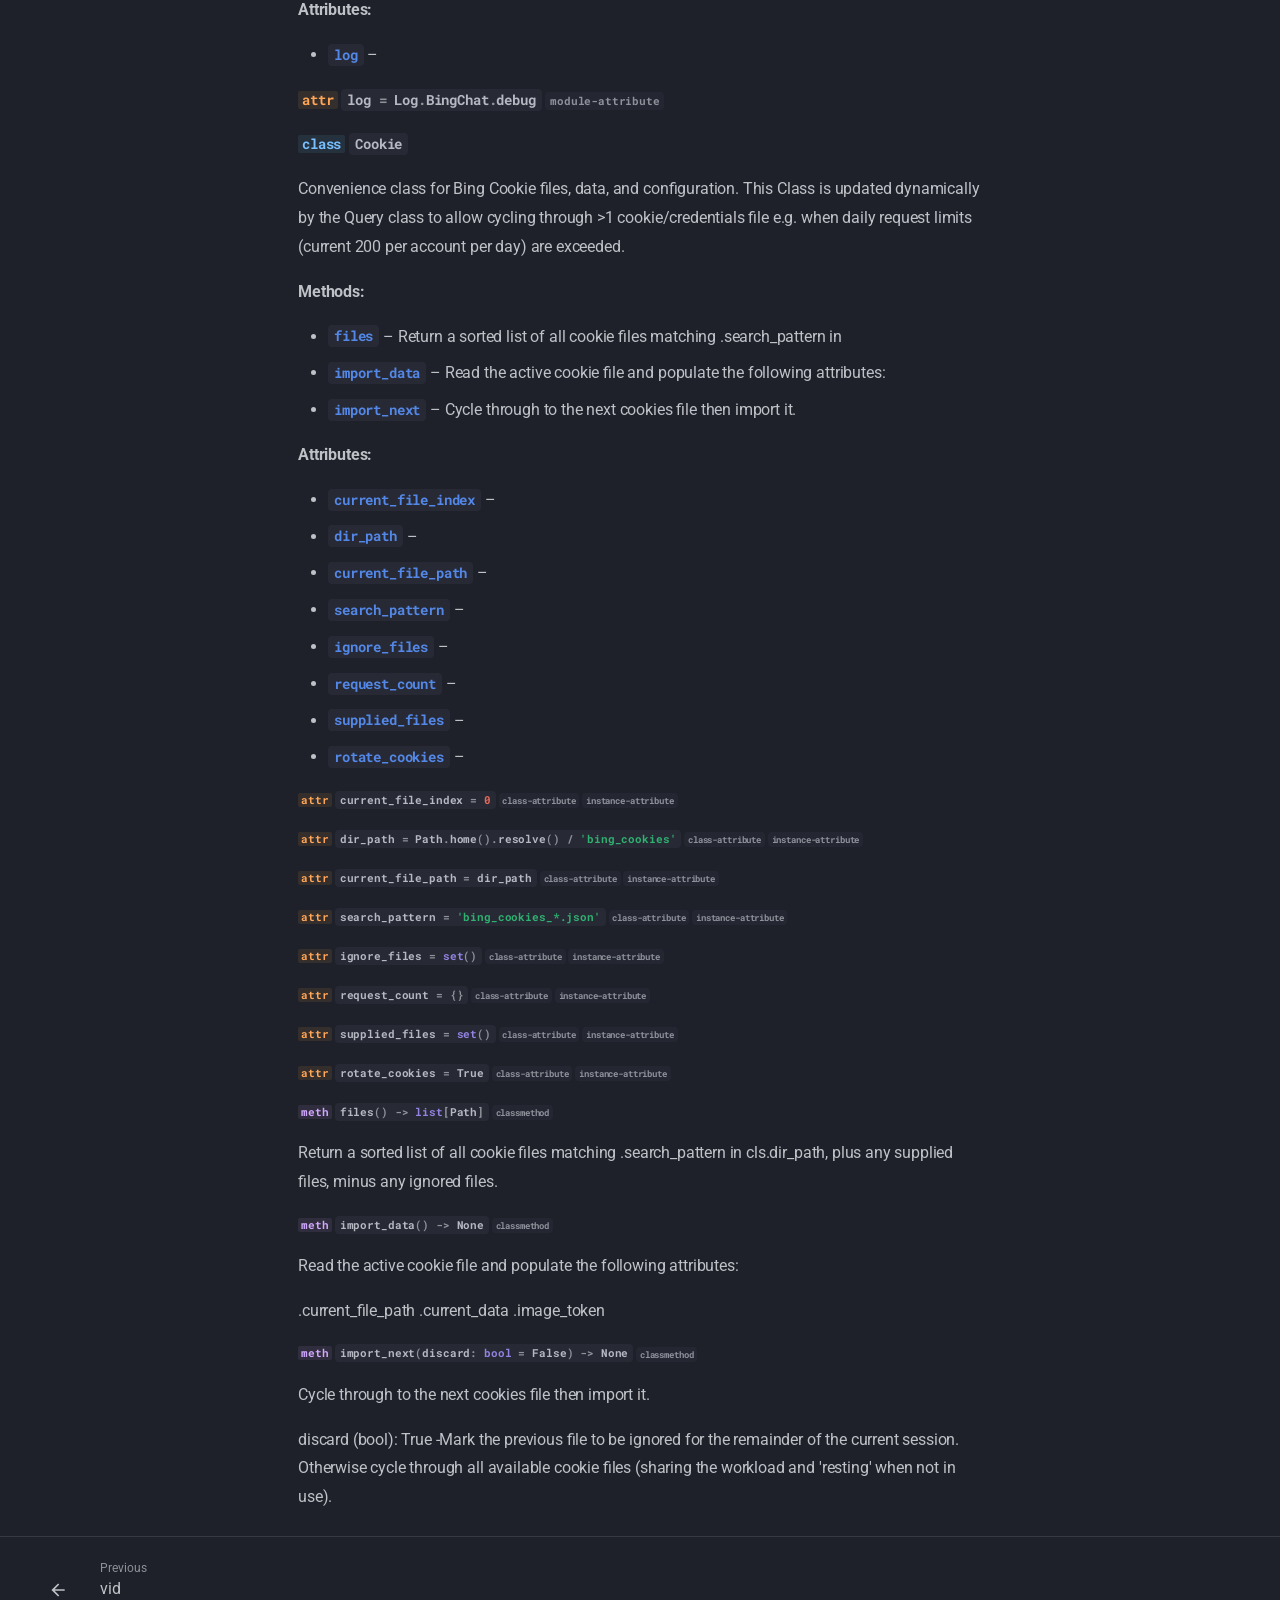
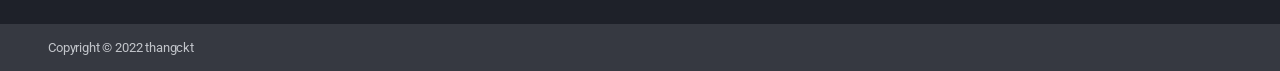
<file: util/index.html>
<!doctype html>
<html lang="en" class="no-js">
  <head>
    
      <meta charset="utf-8">
      <meta name="viewport" content="width=device-width,initial-scale=1">
      
      
        <meta name="author" content="C.Thang Nguyen">
      
      
      
        <link rel="prev" href="../vid/">
      
      
      
        
      
      
      
      
        
        
        
          <link rel="icon" href="../_assets/image/one-note-128-o.png">
        
      
      <meta name="generator" content="mkdocs-1.6.1, mkdocs-materialx-10.2.2">
    
    
      
        <title>util - thml</title>
      
    
    
      <link rel="stylesheet" href="../assets/stylesheets/main.74d6c0ad.min.css">
      
        
        <link rel="stylesheet" href="../assets/stylesheets/palette.a45159b5.min.css">
      
    
    

    

    
      
    
    
      
        
        
        <link rel="preconnect" href="https://fonts.gstatic.com" crossorigin>
        <link rel="stylesheet" href="https://fonts.googleapis.com/css?family=Roboto:300,300i,400,400i,700,700i%7CRoboto+Mono:400,400i,700,700i&display=fallback">
        <style>:root{--md-text-font:"Roboto";--md-code-font:"Roboto Mono"}</style>
      
    
    
      <link rel="stylesheet" href="../assets/_mkdocstrings.css">
    
      <link rel="stylesheet" href="../_assets/extra_theme/css/full_width.css">
    
      <link rel="stylesheet" href="../_assets/extra_theme/css/font_size.css">
    
    <script>__md_scope=new URL("..",location),__md_hash=e=>[...e].reduce(((e,_)=>(e<<5)-e+_.charCodeAt(0)),0),__md_get=(e,_=localStorage,t=__md_scope)=>JSON.parse(_.getItem(t.pathname+"."+e)),__md_set=(e,_,t=localStorage,a=__md_scope)=>{try{t.setItem(a.pathname+"."+e,JSON.stringify(_))}catch(e){}}</script>
    
      
  


  
  

<script id="__analytics">function __md_analytics(){function e(){dataLayer.push(arguments)}window.dataLayer=window.dataLayer||[],e("js",new Date),e("config","G-QM7DWGY7ZT"),document.addEventListener("DOMContentLoaded",(function(){document.forms.search&&document.forms.search.query.addEventListener("blur",(function(){this.value&&e("event","search",{search_term:this.value})}));document$.subscribe((function(){var t=document.forms.feedback;if(void 0!==t)for(var a of t.querySelectorAll("[type=submit]"))a.addEventListener("click",(function(a){a.preventDefault();var n=document.location.pathname,d=this.getAttribute("data-md-value");e("event","feedback",{page:n,data:d}),t.firstElementChild.disabled=!0;var r=t.querySelector(".md-feedback__note [data-md-value='"+d+"']");r&&(r.hidden=!1)})),t.hidden=!1})),location$.subscribe((function(t){e("config","G-QM7DWGY7ZT",{page_path:t.pathname})}))}));var t=document.createElement("script");t.async=!0,t.src="https://www.googletagmanager.com/gtag/js?id=G-QM7DWGY7ZT",document.getElementById("__analytics").insertAdjacentElement("afterEnd",t)}</script>
  
    <script>"undefined"!=typeof __md_analytics&&__md_analytics()</script>
  

    
    
  </head>
  
  
  
  
    
    
    
    
    
    <body dir="ltr" data-md-color-scheme="slate" data-md-color-primary="indigo" data-md-color-accent="indigo" data-mx-topbar="glass">
  
    
    <input class="md-toggle" data-md-toggle="drawer" type="checkbox" id="__drawer" autocomplete="off">
    <input class="md-toggle" data-md-toggle="toc" type="checkbox" id="__toc" autocomplete="off">
    <input class="md-toggle" data-md-toggle="search" type="checkbox" id="__search" autocomplete="off">
    <label class="md-overlay" for="__drawer"></label>
    <label class="md-overlay" for="__toc"></label>
    <div data-md-component="skip">
      
        
        <a href="#thml.util" class="md-skip">
          Skip to content
        </a>
      
    </div>
    <div data-md-component="announce">
      
    </div>
    
    
      

  

<header class="md-header md-header--shadow" data-md-component="header">
  <nav class="md-header__inner md-grid" aria-label="Header">
    <a href=".." title="thml" class="md-header__button md-logo" aria-label="thml" data-md-component="logo">
      
  <img src="../_assets/image/one-note-128-o.png" alt="logo">

    </a>
    <label class="md-header__button md-icon" for="__drawer">
      
      <svg xmlns="http://www.w3.org/2000/svg" viewBox="0 0 24 24"><path d="M3 6h18v2H3zm0 5h18v2H3zm0 5h18v2H3z"/></svg>
    </label>
    <div class="md-header__title" data-md-component="header-title">
      <div class="md-header__ellipsis">
        <div class="md-header__topic">
          <span class="md-ellipsis">
            thml
          </span>
        </div>
        <div class="md-header__topic" data-md-component="header-topic">
          <span class="md-ellipsis">
            
              util
            
          </span>
        </div>
      </div>
    </div>
    
      
<nav class="md-tabs" aria-label="Tabs" data-md-component="tabs">
  <div class="md-grid">
    <ul class="md-tabs__list">
      
        
  
  
  
  
    <li class="md-tabs__item">
      <a href="http://thangckt.github.io" class="md-tabs__link">
        
  
  
    
  
  home

      </a>
    </li>
  

      
        
  
  
  
  
    <li class="md-tabs__item">
      <a href="http://thangckt.github.io/alff" class="md-tabs__link">
        
  
  
    
  
  alff

      </a>
    </li>
  

      
        
  
  
  
  
    <li class="md-tabs__item">
      <a href="http://thangckt.github.io/thkit" class="md-tabs__link">
        
  
  
    
  
  thkit

      </a>
    </li>
  

      
        
  
  
  
  
    <li class="md-tabs__item">
      <a href="http://thangckt.github.io/asext" class="md-tabs__link">
        
  
  
    
  
  asext

      </a>
    </li>
  

      
        
  
  
  
  
    <li class="md-tabs__item">
      <a href="http://thangckt.github.io/thmd" class="md-tabs__link">
        
  
  
    
  
  thmd

      </a>
    </li>
  

      
        
  
  
  
    
  
  
    
    
      <li class="md-tabs__item md-tabs__item--active">
        <a href=".." class="md-tabs__link">
          
  
  
    
  
  thml

        </a>
      </li>
    
  

      
        
  
  
  
  
    <li class="md-tabs__item">
      <a href="http://thangckt.github.io/molbuilder" class="md-tabs__link">
        
  
  
    
  
  molbuilder

      </a>
    </li>
  

      
    </ul>
  </div>
</nav>
    
    
      
    
    
    
    
      
      
        <label class="md-header__button md-icon" for="__search">
          
          <svg xmlns="http://www.w3.org/2000/svg" viewBox="0 0 24 24"><path d="M10.25 2a8.25 8.25 0 0 1 6.34 13.53l5.69 5.69a.749.749 0 0 1-.326 1.275.75.75 0 0 1-.734-.215l-5.69-5.69A8.25 8.25 0 1 1 10.25 2M3.5 10.25a6.75 6.75 0 1 0 13.5 0 6.75 6.75 0 0 0-13.5 0"/></svg>
        </label>
        <div class="md-search" data-md-component="search" role="dialog">
  <label class="md-search__overlay" for="__search"></label>
  <div class="md-search__inner" role="search">
    <form class="md-search__form" name="search">
      <input type="text" class="md-search__input" name="query" aria-label="Search" placeholder="Search" autocapitalize="off" autocorrect="off" autocomplete="off" spellcheck="false" data-md-component="search-query" required>
      <label class="md-search__icon md-icon" for="__search">
        
        <svg xmlns="http://www.w3.org/2000/svg" viewBox="0 0 24 24"><path d="M10.25 2a8.25 8.25 0 0 1 6.34 13.53l5.69 5.69a.749.749 0 0 1-.326 1.275.75.75 0 0 1-.734-.215l-5.69-5.69A8.25 8.25 0 1 1 10.25 2M3.5 10.25a6.75 6.75 0 1 0 13.5 0 6.75 6.75 0 0 0-13.5 0"/></svg>
        
        <svg xmlns="http://www.w3.org/2000/svg" viewBox="0 0 24 24"><path d="M20 11v2H8l5.5 5.5-1.42 1.42L4.16 12l7.92-7.92L13.5 5.5 8 11z"/></svg>
      </label>
      <nav class="md-search__options" aria-label="Search">
        
        <button type="reset" class="md-search__icon md-icon" title="Clear" aria-label="Clear" tabindex="-1">
          
          <svg xmlns="http://www.w3.org/2000/svg" viewBox="0 0 24 24"><path d="M19 6.41 17.59 5 12 10.59 6.41 5 5 6.41 10.59 12 5 17.59 6.41 19 12 13.41 17.59 19 19 17.59 13.41 12z"/></svg>
        </button>
      </nav>
      
        <div class="md-search__suggest" data-md-component="search-suggest"></div>
      
    </form>
    <div class="md-search__output">
      <div class="md-search__scrollwrap" tabindex="0">
        <div class="md-search-result md-search-result--pagefind" data-md-component="search-result">
          <div class="md-search-result__meta">
            Initializing search
          </div>
          <ol class="md-search-result__list" role="presentation"></ol>
        </div>
      </div>
    </div>
  </div>
</div>
      
    
    
  </nav>
  
</header>
    
    <div class="md-container" data-md-component="container">
      
      
        
      
      <main class="md-main" data-md-component="main">
        <div class="md-main__inner md-grid">
          
            
              
              <div class="md-sidebar md-sidebar--primary" data-md-component="sidebar" data-md-type="navigation" >
                <div class="md-sidebar__scrollwrap">
                  <div class="md-sidebar__inner">
                    


  


<nav class="md-nav md-nav--primary md-nav--lifted" aria-label="Navigation" data-md-level="0">
  <label class="md-nav__title" for="__drawer">
    <a href=".." title="thml" class="md-nav__button md-logo" aria-label="thml" data-md-component="logo">
      
  <img src="../_assets/image/one-note-128-o.png" alt="logo">

    </a>
    thml
  </label>
  
  <ul class="md-nav__list">
    
      
      
  
  
  
  
    <li class="md-nav__item">
      <a href="http://thangckt.github.io" class="md-nav__link">
        
  
  
  <span class="md-ellipsis">
    
  
    home
  

    
  </span>
  
  

      </a>
    </li>
  

    
      
      
  
  
  
  
    <li class="md-nav__item">
      <a href="http://thangckt.github.io/alff" class="md-nav__link">
        
  
  
  <span class="md-ellipsis">
    
  
    alff
  

    
  </span>
  
  

      </a>
    </li>
  

    
      
      
  
  
  
  
    <li class="md-nav__item">
      <a href="http://thangckt.github.io/thkit" class="md-nav__link">
        
  
  
  <span class="md-ellipsis">
    
  
    thkit
  

    
  </span>
  
  

      </a>
    </li>
  

    
      
      
  
  
  
  
    <li class="md-nav__item">
      <a href="http://thangckt.github.io/asext" class="md-nav__link">
        
  
  
  <span class="md-ellipsis">
    
  
    asext
  

    
  </span>
  
  

      </a>
    </li>
  

    
      
      
  
  
  
  
    <li class="md-nav__item">
      <a href="http://thangckt.github.io/thmd" class="md-nav__link">
        
  
  
  <span class="md-ellipsis">
    
  
    thmd
  

    
  </span>
  
  

      </a>
    </li>
  

    
      
      
  
  
    
  
  
  
    
    
      
        
          
        
      
        
      
        
      
        
      
        
      
        
      
        
      
    
    
    
      
        
        
      
      
    
    
    <li class="md-nav__item md-nav__item--active md-nav__item--section md-nav__item--nested">
      
        
        
        <input class="md-nav__toggle md-toggle " type="checkbox" id="__nav_6" checked>
        
          
          <div class="md-nav__link md-nav__container">
            <a href=".." class="md-nav__link ">
              
  
  
  <span class="md-ellipsis">
    
  
    thml
  

    
  </span>
  
  

            </a>
            
              
              <label class="md-nav__link " for="__nav_6" id="__nav_6_label" tabindex="">
                <span class="md-nav__icon md-icon"></span>
              </label>
            
          </div>
        
        <nav class="md-nav" data-md-level="1" aria-labelledby="__nav_6_label" aria-expanded="true">
          <label class="md-nav__title" for="__nav_6">
            <span class="md-nav__icon md-icon"></span>
            
  
    thml
  

          </label>
          <ul class="md-nav__list">
            
              
            
              
                
  
  
  
  
    <li class="md-nav__item">
      <a href="../llm_chat/" class="md-nav__link">
        
  
  
  <span class="md-ellipsis">
    
  
    llm_chat
  

    
  </span>
  
  

      </a>
    </li>
  

              
            
              
                
  
  
  
  
    <li class="md-nav__item">
      <a href="../llm_langchain/" class="md-nav__link">
        
  
  
  <span class="md-ellipsis">
    
  
    llm_langchain
  

    
  </span>
  
  

      </a>
    </li>
  

              
            
              
                
  
  
  
  
    <li class="md-nav__item">
      <a href="../rag/" class="md-nav__link">
        
  
  
  <span class="md-ellipsis">
    
  
    rag
  

    
  </span>
  
  

      </a>
    </li>
  

              
            
              
                
  
  
  
  
    
    
      
        
      
        
      
    
    
    
      
      
    
    
    <li class="md-nav__item md-nav__item--nested">
      
        
        
          
        
        <input class="md-nav__toggle md-toggle md-toggle--indeterminate" type="checkbox" id="__nav_6_5" >
        
          
          <label class="md-nav__link" for="__nav_6_5" id="__nav_6_5_label" tabindex="0">
            
  
  
  <span class="md-ellipsis">
    
  
    search
  

    
  </span>
  
  

            <span class="md-nav__icon md-icon"></span>
          </label>
        
        <nav class="md-nav" data-md-level="2" aria-labelledby="__nav_6_5_label" aria-expanded="false">
          <label class="md-nav__title" for="__nav_6_5">
            <span class="md-nav__icon md-icon"></span>
            
  
    search
  

          </label>
          <ul class="md-nav__list">
            
              
                
  
  
  
  
    <li class="md-nav__item">
      <a href="../search_jobs/" class="md-nav__link">
        
  
  
  <span class="md-ellipsis">
    
  
    Search jobs
  

    
  </span>
  
  

      </a>
    </li>
  

              
            
              
                
  
  
  
  
    <li class="md-nav__item">
      <a href="../search_news/" class="md-nav__link">
        
  
  
  <span class="md-ellipsis">
    
  
    Search news
  

    
  </span>
  
  

      </a>
    </li>
  

              
            
          </ul>
        </nav>
      
    </li>
  

              
            
              
                
  
  
  
  
    <li class="md-nav__item">
      <a href="../vid/" class="md-nav__link">
        
  
  
  <span class="md-ellipsis">
    
  
    vid
  

    
  </span>
  
  

      </a>
    </li>
  

              
            
              
                
  
  
    
  
  
  
    <li class="md-nav__item md-nav__item--active">
      
      <input class="md-nav__toggle md-toggle" type="checkbox" id="__toc">
      
      
      
        <label class="md-nav__link md-nav__link--active" for="__toc">
          
  
  
  <span class="md-ellipsis">
    
  
    util
  

    
  </span>
  
  

          <span class="md-nav__icon md-icon"></span>
        </label>
      
      <a href="./" class="md-nav__link md-nav__link--active">
        
  
  
  <span class="md-ellipsis">
    
  
    util
  

    
  </span>
  
  

      </a>
      
        

<nav class="md-nav md-nav--secondary" aria-label="Table of contents">
  
  
  
  
    <label class="md-nav__title" for="__toc">
      <span class="md-nav__icon md-icon"></span>
      Table of contents
    </label>
    <ul class="md-nav__list" data-md-component="toc">
      
        <li class="md-nav__item">
  <a href="#thml.util" class="md-nav__link">
    <span class="md-ellipsis">
      
        <code class="doc-symbol doc-symbol-toc doc-symbol-module"></code>&nbsp;util
      
    </span>
  </a>
  
    <nav class="md-nav" aria-label=" util">
      <ul class="md-nav__list">
        
          <li class="md-nav__item">
  <a href="#thml.util.check_installation" class="md-nav__link">
    <span class="md-ellipsis">
      
        <code class="doc-symbol doc-symbol-toc doc-symbol-module"></code>&nbsp;check_installation
      
    </span>
  </a>
  
    <nav class="md-nav" aria-label=" check_installation">
      <ul class="md-nav__list">
        
          <li class="md-nav__item">
  <a href="#thml.util.check_installation.check_install_duckduckgo" class="md-nav__link">
    <span class="md-ellipsis">
      
        <code class="doc-symbol doc-symbol-toc doc-symbol-function"></code>&nbsp;check_install_duckduckgo
      
    </span>
  </a>
  
</li>
        
          <li class="md-nav__item">
  <a href="#thml.util.check_installation.check_install_googlesearch" class="md-nav__link">
    <span class="md-ellipsis">
      
        <code class="doc-symbol doc-symbol-toc doc-symbol-function"></code>&nbsp;check_install_googlesearch
      
    </span>
  </a>
  
</li>
        
          <li class="md-nav__item">
  <a href="#thml.util.check_installation.check_install_g4f" class="md-nav__link">
    <span class="md-ellipsis">
      
        <code class="doc-symbol doc-symbol-toc doc-symbol-function"></code>&nbsp;check_install_g4f
      
    </span>
  </a>
  
</li>
        
          <li class="md-nav__item">
  <a href="#thml.util.check_installation.check_install_spacy" class="md-nav__link">
    <span class="md-ellipsis">
      
        <code class="doc-symbol doc-symbol-toc doc-symbol-function"></code>&nbsp;check_install_spacy
      
    </span>
  </a>
  
</li>
        
      </ul>
    </nav>
  
</li>
        
          <li class="md-nav__item">
  <a href="#thml.util.convert_doc" class="md-nav__link">
    <span class="md-ellipsis">
      
        <code class="doc-symbol doc-symbol-toc doc-symbol-module"></code>&nbsp;convert_doc
      
    </span>
  </a>
  
    <nav class="md-nav" aria-label=" convert_doc">
      <ul class="md-nav__list">
        
          <li class="md-nav__item">
  <a href="#thml.util.convert_doc.pdf2md" class="md-nav__link">
    <span class="md-ellipsis">
      
        <code class="doc-symbol doc-symbol-toc doc-symbol-function"></code>&nbsp;pdf2md
      
    </span>
  </a>
  
</li>
        
      </ul>
    </nav>
  
</li>
        
          <li class="md-nav__item">
  <a href="#thml.util.cookie_tool" class="md-nav__link">
    <span class="md-ellipsis">
      
        <code class="doc-symbol doc-symbol-toc doc-symbol-module"></code>&nbsp;cookie_tool
      
    </span>
  </a>
  
    <nav class="md-nav" aria-label=" cookie_tool">
      <ul class="md-nav__list">
        
          <li class="md-nav__item">
  <a href="#thml.util.cookie_tool.search_cookie_files" class="md-nav__link">
    <span class="md-ellipsis">
      
        <code class="doc-symbol doc-symbol-toc doc-symbol-function"></code>&nbsp;search_cookie_files
      
    </span>
  </a>
  
</li>
        
          <li class="md-nav__item">
  <a href="#thml.util.cookie_tool.first_cookie_file" class="md-nav__link">
    <span class="md-ellipsis">
      
        <code class="doc-symbol doc-symbol-toc doc-symbol-function"></code>&nbsp;first_cookie_file
      
    </span>
  </a>
  
</li>
        
          <li class="md-nav__item">
  <a href="#thml.util.cookie_tool.read_cookies" class="md-nav__link">
    <span class="md-ellipsis">
      
        <code class="doc-symbol doc-symbol-toc doc-symbol-function"></code>&nbsp;read_cookies
      
    </span>
  </a>
  
</li>
        
      </ul>
    </nav>
  
</li>
        
          <li class="md-nav__item">
  <a href="#thml.util.show_text_diffs_in_jupyter" class="md-nav__link">
    <span class="md-ellipsis">
      
        <code class="doc-symbol doc-symbol-toc doc-symbol-module"></code>&nbsp;show_text_diffs_in_jupyter
      
    </span>
  </a>
  
    <nav class="md-nav" aria-label=" show_text_diffs_in_jupyter">
      <ul class="md-nav__list">
        
          <li class="md-nav__item">
  <a href="#thml.util.show_text_diffs_in_jupyter.Token" class="md-nav__link">
    <span class="md-ellipsis">
      
        <code class="doc-symbol doc-symbol-toc doc-symbol-attribute"></code>&nbsp;Token
      
    </span>
  </a>
  
</li>
        
          <li class="md-nav__item">
  <a href="#thml.util.show_text_diffs_in_jupyter.TokenList" class="md-nav__link">
    <span class="md-ellipsis">
      
        <code class="doc-symbol doc-symbol-toc doc-symbol-attribute"></code>&nbsp;TokenList
      
    </span>
  </a>
  
</li>
        
          <li class="md-nav__item">
  <a href="#thml.util.show_text_diffs_in_jupyter.whitespace" class="md-nav__link">
    <span class="md-ellipsis">
      
        <code class="doc-symbol doc-symbol-toc doc-symbol-attribute"></code>&nbsp;whitespace
      
    </span>
  </a>
  
</li>
        
          <li class="md-nav__item">
  <a href="#thml.util.show_text_diffs_in_jupyter.end_sentence" class="md-nav__link">
    <span class="md-ellipsis">
      
        <code class="doc-symbol doc-symbol-toc doc-symbol-attribute"></code>&nbsp;end_sentence
      
    </span>
  </a>
  
</li>
        
          <li class="md-nav__item">
  <a href="#thml.util.show_text_diffs_in_jupyter.html_diffs" class="md-nav__link">
    <span class="md-ellipsis">
      
        <code class="doc-symbol doc-symbol-toc doc-symbol-function"></code>&nbsp;html_diffs
      
    </span>
  </a>
  
</li>
        
          <li class="md-nav__item">
  <a href="#thml.util.show_text_diffs_in_jupyter.align_sentences" class="md-nav__link">
    <span class="md-ellipsis">
      
        <code class="doc-symbol doc-symbol-toc doc-symbol-function"></code>&nbsp;align_sentences
      
    </span>
  </a>
  
</li>
        
          <li class="md-nav__item">
  <a href="#thml.util.show_text_diffs_in_jupyter.display_diffs_jupyter" class="md-nav__link">
    <span class="md-ellipsis">
      
        <code class="doc-symbol doc-symbol-toc doc-symbol-function"></code>&nbsp;display_diffs_jupyter
      
    </span>
  </a>
  
</li>
        
      </ul>
    </nav>
  
</li>
        
          <li class="md-nav__item">
  <a href="#thml.util.util_rag" class="md-nav__link">
    <span class="md-ellipsis">
      
        <code class="doc-symbol doc-symbol-toc doc-symbol-module"></code>&nbsp;util_rag
      
    </span>
  </a>
  
    <nav class="md-nav" aria-label=" util_rag">
      <ul class="md-nav__list">
        
          <li class="md-nav__item">
  <a href="#thml.util.util_rag.log" class="md-nav__link">
    <span class="md-ellipsis">
      
        <code class="doc-symbol doc-symbol-toc doc-symbol-attribute"></code>&nbsp;log
      
    </span>
  </a>
  
</li>
        
          <li class="md-nav__item">
  <a href="#thml.util.util_rag.Cookie" class="md-nav__link">
    <span class="md-ellipsis">
      
        <code class="doc-symbol doc-symbol-toc doc-symbol-class"></code>&nbsp;Cookie
      
    </span>
  </a>
  
</li>
        
      </ul>
    </nav>
  
</li>
        
      </ul>
    </nav>
  
</li>
      
    </ul>
  
</nav>
      
    </li>
  

              
            
          </ul>
        </nav>
      
    </li>
  

    
      
      
  
  
  
  
    <li class="md-nav__item">
      <a href="http://thangckt.github.io/molbuilder" class="md-nav__link">
        
  
  
  <span class="md-ellipsis">
    
  
    molbuilder
  

    
  </span>
  
  

      </a>
    </li>
  

    
  </ul>
</nav>
                  </div>
                </div>
              </div>
            
            
              
              <div class="md-sidebar md-sidebar--secondary" data-md-component="sidebar" data-md-type="toc" >
                <div class="md-sidebar__scrollwrap">
                  <div class="md-sidebar__inner">
                    

<nav class="md-nav md-nav--secondary" aria-label="Table of contents">
  
  
  
  
    <label class="md-nav__title" for="__toc">
      <span class="md-nav__icon md-icon"></span>
      Table of contents
    </label>
    <ul class="md-nav__list" data-md-component="toc">
      
        <li class="md-nav__item">
  <a href="#thml.util" class="md-nav__link">
    <span class="md-ellipsis">
      
        <code class="doc-symbol doc-symbol-toc doc-symbol-module"></code>&nbsp;util
      
    </span>
  </a>
  
    <nav class="md-nav" aria-label=" util">
      <ul class="md-nav__list">
        
          <li class="md-nav__item">
  <a href="#thml.util.check_installation" class="md-nav__link">
    <span class="md-ellipsis">
      
        <code class="doc-symbol doc-symbol-toc doc-symbol-module"></code>&nbsp;check_installation
      
    </span>
  </a>
  
    <nav class="md-nav" aria-label=" check_installation">
      <ul class="md-nav__list">
        
          <li class="md-nav__item">
  <a href="#thml.util.check_installation.check_install_duckduckgo" class="md-nav__link">
    <span class="md-ellipsis">
      
        <code class="doc-symbol doc-symbol-toc doc-symbol-function"></code>&nbsp;check_install_duckduckgo
      
    </span>
  </a>
  
</li>
        
          <li class="md-nav__item">
  <a href="#thml.util.check_installation.check_install_googlesearch" class="md-nav__link">
    <span class="md-ellipsis">
      
        <code class="doc-symbol doc-symbol-toc doc-symbol-function"></code>&nbsp;check_install_googlesearch
      
    </span>
  </a>
  
</li>
        
          <li class="md-nav__item">
  <a href="#thml.util.check_installation.check_install_g4f" class="md-nav__link">
    <span class="md-ellipsis">
      
        <code class="doc-symbol doc-symbol-toc doc-symbol-function"></code>&nbsp;check_install_g4f
      
    </span>
  </a>
  
</li>
        
          <li class="md-nav__item">
  <a href="#thml.util.check_installation.check_install_spacy" class="md-nav__link">
    <span class="md-ellipsis">
      
        <code class="doc-symbol doc-symbol-toc doc-symbol-function"></code>&nbsp;check_install_spacy
      
    </span>
  </a>
  
</li>
        
      </ul>
    </nav>
  
</li>
        
          <li class="md-nav__item">
  <a href="#thml.util.convert_doc" class="md-nav__link">
    <span class="md-ellipsis">
      
        <code class="doc-symbol doc-symbol-toc doc-symbol-module"></code>&nbsp;convert_doc
      
    </span>
  </a>
  
    <nav class="md-nav" aria-label=" convert_doc">
      <ul class="md-nav__list">
        
          <li class="md-nav__item">
  <a href="#thml.util.convert_doc.pdf2md" class="md-nav__link">
    <span class="md-ellipsis">
      
        <code class="doc-symbol doc-symbol-toc doc-symbol-function"></code>&nbsp;pdf2md
      
    </span>
  </a>
  
</li>
        
      </ul>
    </nav>
  
</li>
        
          <li class="md-nav__item">
  <a href="#thml.util.cookie_tool" class="md-nav__link">
    <span class="md-ellipsis">
      
        <code class="doc-symbol doc-symbol-toc doc-symbol-module"></code>&nbsp;cookie_tool
      
    </span>
  </a>
  
    <nav class="md-nav" aria-label=" cookie_tool">
      <ul class="md-nav__list">
        
          <li class="md-nav__item">
  <a href="#thml.util.cookie_tool.search_cookie_files" class="md-nav__link">
    <span class="md-ellipsis">
      
        <code class="doc-symbol doc-symbol-toc doc-symbol-function"></code>&nbsp;search_cookie_files
      
    </span>
  </a>
  
</li>
        
          <li class="md-nav__item">
  <a href="#thml.util.cookie_tool.first_cookie_file" class="md-nav__link">
    <span class="md-ellipsis">
      
        <code class="doc-symbol doc-symbol-toc doc-symbol-function"></code>&nbsp;first_cookie_file
      
    </span>
  </a>
  
</li>
        
          <li class="md-nav__item">
  <a href="#thml.util.cookie_tool.read_cookies" class="md-nav__link">
    <span class="md-ellipsis">
      
        <code class="doc-symbol doc-symbol-toc doc-symbol-function"></code>&nbsp;read_cookies
      
    </span>
  </a>
  
</li>
        
      </ul>
    </nav>
  
</li>
        
          <li class="md-nav__item">
  <a href="#thml.util.show_text_diffs_in_jupyter" class="md-nav__link">
    <span class="md-ellipsis">
      
        <code class="doc-symbol doc-symbol-toc doc-symbol-module"></code>&nbsp;show_text_diffs_in_jupyter
      
    </span>
  </a>
  
    <nav class="md-nav" aria-label=" show_text_diffs_in_jupyter">
      <ul class="md-nav__list">
        
          <li class="md-nav__item">
  <a href="#thml.util.show_text_diffs_in_jupyter.Token" class="md-nav__link">
    <span class="md-ellipsis">
      
        <code class="doc-symbol doc-symbol-toc doc-symbol-attribute"></code>&nbsp;Token
      
    </span>
  </a>
  
</li>
        
          <li class="md-nav__item">
  <a href="#thml.util.show_text_diffs_in_jupyter.TokenList" class="md-nav__link">
    <span class="md-ellipsis">
      
        <code class="doc-symbol doc-symbol-toc doc-symbol-attribute"></code>&nbsp;TokenList
      
    </span>
  </a>
  
</li>
        
          <li class="md-nav__item">
  <a href="#thml.util.show_text_diffs_in_jupyter.whitespace" class="md-nav__link">
    <span class="md-ellipsis">
      
        <code class="doc-symbol doc-symbol-toc doc-symbol-attribute"></code>&nbsp;whitespace
      
    </span>
  </a>
  
</li>
        
          <li class="md-nav__item">
  <a href="#thml.util.show_text_diffs_in_jupyter.end_sentence" class="md-nav__link">
    <span class="md-ellipsis">
      
        <code class="doc-symbol doc-symbol-toc doc-symbol-attribute"></code>&nbsp;end_sentence
      
    </span>
  </a>
  
</li>
        
          <li class="md-nav__item">
  <a href="#thml.util.show_text_diffs_in_jupyter.html_diffs" class="md-nav__link">
    <span class="md-ellipsis">
      
        <code class="doc-symbol doc-symbol-toc doc-symbol-function"></code>&nbsp;html_diffs
      
    </span>
  </a>
  
</li>
        
          <li class="md-nav__item">
  <a href="#thml.util.show_text_diffs_in_jupyter.align_sentences" class="md-nav__link">
    <span class="md-ellipsis">
      
        <code class="doc-symbol doc-symbol-toc doc-symbol-function"></code>&nbsp;align_sentences
      
    </span>
  </a>
  
</li>
        
          <li class="md-nav__item">
  <a href="#thml.util.show_text_diffs_in_jupyter.display_diffs_jupyter" class="md-nav__link">
    <span class="md-ellipsis">
      
        <code class="doc-symbol doc-symbol-toc doc-symbol-function"></code>&nbsp;display_diffs_jupyter
      
    </span>
  </a>
  
</li>
        
      </ul>
    </nav>
  
</li>
        
          <li class="md-nav__item">
  <a href="#thml.util.util_rag" class="md-nav__link">
    <span class="md-ellipsis">
      
        <code class="doc-symbol doc-symbol-toc doc-symbol-module"></code>&nbsp;util_rag
      
    </span>
  </a>
  
    <nav class="md-nav" aria-label=" util_rag">
      <ul class="md-nav__list">
        
          <li class="md-nav__item">
  <a href="#thml.util.util_rag.log" class="md-nav__link">
    <span class="md-ellipsis">
      
        <code class="doc-symbol doc-symbol-toc doc-symbol-attribute"></code>&nbsp;log
      
    </span>
  </a>
  
</li>
        
          <li class="md-nav__item">
  <a href="#thml.util.util_rag.Cookie" class="md-nav__link">
    <span class="md-ellipsis">
      
        <code class="doc-symbol doc-symbol-toc doc-symbol-class"></code>&nbsp;Cookie
      
    </span>
  </a>
  
</li>
        
      </ul>
    </nav>
  
</li>
        
      </ul>
    </nav>
  
</li>
      
    </ul>
  
</nav>
                  </div>
                </div>
              </div>
            
          
          
            <div class="md-content" data-md-component="content">
              
              
              
              <article class="md-content__inner md-typeset" data-pagefind-body>
                
                  

  <h1>util</h1>

<div class="doc doc-object doc-module">



<h2 id="thml.util" class="doc doc-heading">
<code class="doc-symbol doc-symbol-heading doc-symbol-module"></code>            <code>thml.util</code>


<a href="#thml.util" class="headerlink" title="Permanent link">¤</a></h2>

    <div class="doc doc-contents first">

          





<p><span class="doc-section-title">Modules:</span></p>
    <ul>
        <li class="doc-section-item field-body">
          <b><code><a class="autorefs autorefs-internal" title="            check_installation (thml.util.check_installation)" href="#thml.util.check_installation">check_installation</a></code></b>
          –
          <div class="doc-md-description">
            
          </div>
        </li>
        <li class="doc-section-item field-body">
          <b><code><a class="autorefs autorefs-internal" title="            convert_doc (thml.util.convert_doc)" href="#thml.util.convert_doc">convert_doc</a></code></b>
          –
          <div class="doc-md-description">
            
          </div>
        </li>
        <li class="doc-section-item field-body">
          <b><code><a class="autorefs autorefs-internal" title="            cookie_tool (thml.util.cookie_tool)" href="#thml.util.cookie_tool">cookie_tool</a></code></b>
          –
          <div class="doc-md-description">
            
          </div>
        </li>
        <li class="doc-section-item field-body">
          <b><code><a class="autorefs autorefs-internal" title="            show_text_diffs_in_jupyter (thml.util.show_text_diffs_in_jupyter)" href="#thml.util.show_text_diffs_in_jupyter">show_text_diffs_in_jupyter</a></code></b>
          –
          <div class="doc-md-description">
            <p>Show the differences between 2 texts in Jupytere Notebook side-by-side.</p>
          </div>
        </li>
        <li class="doc-section-item field-body">
          <b><code><a class="autorefs autorefs-internal" title="            util_rag (thml.util.util_rag)" href="#thml.util.util_rag">util_rag</a></code></b>
          –
          <div class="doc-md-description">
            <p>This module contains support functions for the RAG system.</p>
          </div>
        </li>
    </ul>











<div class="doc doc-children">











<div class="doc doc-object doc-module">



<h3 id="thml.util.check_installation" class="doc doc-heading">
<code class="doc-symbol doc-symbol-heading doc-symbol-module"></code>            <code>check_installation</code>


<a href="#thml.util.check_installation" class="headerlink" title="Permanent link">¤</a></h3>

    <div class="doc doc-contents ">

          











<p><span class="doc-section-title">Functions:</span></p>
    <ul>
          <li class="doc-section-item field-body">
            <b><code><a class="autorefs autorefs-internal" title="            check_install_duckduckgo() (thml.util.check_installation.check_install_duckduckgo)" href="#thml.util.check_installation.check_install_duckduckgo">check_install_duckduckgo</a></code></b>
            –
            <div class="doc-md-description">
              
            </div>
          </li>
          <li class="doc-section-item field-body">
            <b><code><a class="autorefs autorefs-internal" title="            check_install_googlesearch() (thml.util.check_installation.check_install_googlesearch)" href="#thml.util.check_installation.check_install_googlesearch">check_install_googlesearch</a></code></b>
            –
            <div class="doc-md-description">
              
            </div>
          </li>
          <li class="doc-section-item field-body">
            <b><code><a class="autorefs autorefs-internal" title="            check_install_g4f() (thml.util.check_installation.check_install_g4f)" href="#thml.util.check_installation.check_install_g4f">check_install_g4f</a></code></b>
            –
            <div class="doc-md-description">
              
            </div>
          </li>
          <li class="doc-section-item field-body">
            <b><code><a class="autorefs autorefs-internal" title="            check_install_spacy() (thml.util.check_installation.check_install_spacy)" href="#thml.util.check_installation.check_install_spacy">check_install_spacy</a></code></b>
            –
            <div class="doc-md-description">
              
            </div>
          </li>
    </ul>





<div class="doc doc-children">










<div class="doc doc-object doc-function">


<h4 id="thml.util.check_installation.check_install_duckduckgo" class="doc doc-heading">
<code class="doc-symbol doc-symbol-heading doc-symbol-function"></code>            <code class="highlight language-python"><span class="n">check_install_duckduckgo</span><span class="p">()</span></code>

<a href="#thml.util.check_installation.check_install_duckduckgo" class="headerlink" title="Permanent link">¤</a></h4>


    <div class="doc doc-contents ">

          

    </div>

</div>

<div class="doc doc-object doc-function">


<h4 id="thml.util.check_installation.check_install_googlesearch" class="doc doc-heading">
<code class="doc-symbol doc-symbol-heading doc-symbol-function"></code>            <code class="highlight language-python"><span class="n">check_install_googlesearch</span><span class="p">()</span></code>

<a href="#thml.util.check_installation.check_install_googlesearch" class="headerlink" title="Permanent link">¤</a></h4>


    <div class="doc doc-contents ">

          

    </div>

</div>

<div class="doc doc-object doc-function">


<h4 id="thml.util.check_installation.check_install_g4f" class="doc doc-heading">
<code class="doc-symbol doc-symbol-heading doc-symbol-function"></code>            <code class="highlight language-python"><span class="n">check_install_g4f</span><span class="p">()</span></code>

<a href="#thml.util.check_installation.check_install_g4f" class="headerlink" title="Permanent link">¤</a></h4>


    <div class="doc doc-contents ">

          

    </div>

</div>

<div class="doc doc-object doc-function">


<h4 id="thml.util.check_installation.check_install_spacy" class="doc doc-heading">
<code class="doc-symbol doc-symbol-heading doc-symbol-function"></code>            <code class="highlight language-python"><span class="n">check_install_spacy</span><span class="p">()</span></code>

<a href="#thml.util.check_installation.check_install_spacy" class="headerlink" title="Permanent link">¤</a></h4>


    <div class="doc doc-contents ">

          

    </div>

</div>



  </div>

    </div>

</div>

<div class="doc doc-object doc-module">



<h3 id="thml.util.convert_doc" class="doc doc-heading">
<code class="doc-symbol doc-symbol-heading doc-symbol-module"></code>            <code>convert_doc</code>


<a href="#thml.util.convert_doc" class="headerlink" title="Permanent link">¤</a></h3>

    <div class="doc doc-contents ">

          











<p><span class="doc-section-title">Functions:</span></p>
    <ul>
          <li class="doc-section-item field-body">
            <b><code><a class="autorefs autorefs-internal" title="            pdf2md(input_pdf: str, output_md: str, num_threads: int = 8, device: str = 'auto', do_ocr: bool = False, ocr_engine: str = 'easyocr', ocr_lang: list[str] = ['vi', 'en']) -> None (thml.util.convert_doc.pdf2md)" href="#thml.util.convert_doc.pdf2md">pdf2md</a></code></b>
            –
            <div class="doc-md-description">
              <p>Convert a PDF file to a markdown file.</p>
            </div>
          </li>
    </ul>





<div class="doc doc-children">










<div class="doc doc-object doc-function">


<h4 id="thml.util.convert_doc.pdf2md" class="doc doc-heading">
<code class="doc-symbol doc-symbol-heading doc-symbol-function"></code>            <code class="highlight language-python"><span class="n">pdf2md</span><span class="p">(</span><span class="n">input_pdf</span><span class="p">:</span> <span class="nb">str</span><span class="p">,</span> <span class="n">output_md</span><span class="p">:</span> <span class="nb">str</span><span class="p">,</span> <span class="n">num_threads</span><span class="p">:</span> <span class="nb">int</span> <span class="o">=</span> <span class="mi">8</span><span class="p">,</span> <span class="n">device</span><span class="p">:</span> <span class="nb">str</span> <span class="o">=</span> <span class="s1">'auto'</span><span class="p">,</span> <span class="n">do_ocr</span><span class="p">:</span> <span class="nb">bool</span> <span class="o">=</span> <span class="kc">False</span><span class="p">,</span> <span class="n">ocr_engine</span><span class="p">:</span> <span class="nb">str</span> <span class="o">=</span> <span class="s1">'easyocr'</span><span class="p">,</span> <span class="n">ocr_lang</span><span class="p">:</span> <span class="nb">list</span><span class="p">[</span><span class="nb">str</span><span class="p">]</span> <span class="o">=</span> <span class="p">[</span><span class="s1">'vi'</span><span class="p">,</span> <span class="s1">'en'</span><span class="p">])</span> <span class="o">-&gt;</span> <span class="kc">None</span></code>

<a href="#thml.util.convert_doc.pdf2md" class="headerlink" title="Permanent link">¤</a></h4>


    <div class="doc doc-contents ">

        <p>Convert a PDF file to a markdown file.</p>


<p><span class="doc-section-title">Parameters:</span></p>
    <ul>
        <li class="doc-section-item field-body">
            <b><code>input_pdf</code></b>
              (<code><a class="autorefs autorefs-external" href="https://docs.python.org/3/builtins/stdtypes.html#str">str</a></code>)
          –
          <div class="doc-md-description">
            <p>The local-path or URL to the PDF/documents.</p>
          </div>
        </li>
        <li class="doc-section-item field-body">
            <b><code>output_md</code></b>
              (<code><a class="autorefs autorefs-external" href="https://docs.python.org/3/builtins/stdtypes.html#str">str</a></code>)
          –
          <div class="doc-md-description">
            <p>The path to the output markdown file.</p>
          </div>
        </li>
        <li class="doc-section-item field-body">
            <b><code>num_threads</code></b>
              (<code><a class="autorefs autorefs-external" href="https://docs.python.org/3/builtins/functions.html#int">int</a></code>, default:
                  <code>8</code>
)
          –
          <div class="doc-md-description">
            <p>The number of threads to use. Defaults to 8.</p>
          </div>
        </li>
        <li class="doc-section-item field-body">
            <b><code>device</code></b>
              (<code><a class="autorefs autorefs-external" href="https://docs.python.org/3/builtins/stdtypes.html#str">str</a></code>, default:
                  <code>&#39;auto&#39;</code>
)
          –
          <div class="doc-md-description">
            <p>The accelerate device to use. Defaults to "auto".</p>
          </div>
        </li>
        <li class="doc-section-item field-body">
            <b><code>do_ocr</code></b>
              (<code><a class="autorefs autorefs-external" href="https://docs.python.org/3/builtins/functions.html#bool">bool</a></code>, default:
                  <code>False</code>
)
          –
          <div class="doc-md-description">
            <p>Whether to perform OCR on the PDF. Defaults to False.</p>
          </div>
        </li>
        <li class="doc-section-item field-body">
            <b><code>ocr_engine</code></b>
              (<code><a class="autorefs autorefs-external" href="https://docs.python.org/3/builtins/stdtypes.html#str">str</a></code>, default:
                  <code>&#39;easyocr&#39;</code>
)
          –
          <div class="doc-md-description">
            <p>The OCR engine to use. Defaults to "easyocr". Choices: "easyocr" or "rapidocr".</p>
          </div>
        </li>
        <li class="doc-section-item field-body">
            <b><code>ocr_lang</code></b>
              (<code><a class="autorefs autorefs-external" href="https://docs.python.org/3/builtins/stdtypes.html#list">list</a>[<a class="autorefs autorefs-external" href="https://docs.python.org/3/builtins/stdtypes.html#str">str</a>]</code>, default:
                  <code>[&#39;vi&#39;, &#39;en&#39;]</code>
)
          –
          <div class="doc-md-description">
            <p>The list of languages to use for OCR. Defaults to ["vi", "en"].</p>
          </div>
        </li>
    </ul>


<details class="note" open>
  <summary>Note</summary>
  <ul>
<li>See <a href="https://ds4sd.github.io/docling/examples">docling examples</a>, and <a href="https://ds4sd.github.io/docling/supported_formats">supported formats</a>.</li>
<li>To use OCR feature, you need to install <code>ocr engine</code>, see installation guide <a href="https://ds4sd.github.io/docling/installation">here</a>.</li>
</ul>
</details>
          

    </div>

</div>



  </div>

    </div>

</div>

<div class="doc doc-object doc-module">



<h3 id="thml.util.cookie_tool" class="doc doc-heading">
<code class="doc-symbol doc-symbol-heading doc-symbol-module"></code>            <code>cookie_tool</code>


<a href="#thml.util.cookie_tool" class="headerlink" title="Permanent link">¤</a></h3>

    <div class="doc doc-contents ">

          











<p><span class="doc-section-title">Functions:</span></p>
    <ul>
          <li class="doc-section-item field-body">
            <b><code><a class="autorefs autorefs-internal" title="            search_cookie_files(patterns: list[str] = ['*.json']) -> list[str] (thml.util.cookie_tool.search_cookie_files)" href="#thml.util.cookie_tool.search_cookie_files">search_cookie_files</a></code></b>
            –
            <div class="doc-md-description">
              <p>Search all cookie files based on the search string.</p>
            </div>
          </li>
          <li class="doc-section-item field-body">
            <b><code><a class="autorefs autorefs-internal" title="            first_cookie_file(patterns: list[str]) -> str (thml.util.cookie_tool.first_cookie_file)" href="#thml.util.cookie_tool.first_cookie_file">first_cookie_file</a></code></b>
            –
            <div class="doc-md-description">
              <p>select the first cookie file that are matched patterns</p>
            </div>
          </li>
          <li class="doc-section-item field-body">
            <b><code><a class="autorefs autorefs-internal" title="            read_cookies(cookie_files: Union[str, list[str]], selected_names: list[str] = None) -> list[dict] (thml.util.cookie_tool.read_cookies)" href="#thml.util.cookie_tool.read_cookies">read_cookies</a></code></b>
            –
            <div class="doc-md-description">
              <p>Read all cookie files, and select some cookies based on names.</p>
            </div>
          </li>
    </ul>





<div class="doc doc-children">










<div class="doc doc-object doc-function">


<h4 id="thml.util.cookie_tool.search_cookie_files" class="doc doc-heading">
<code class="doc-symbol doc-symbol-heading doc-symbol-function"></code>            <code class="highlight language-python"><span class="n">search_cookie_files</span><span class="p">(</span><span class="n">patterns</span><span class="p">:</span> <span class="nb">list</span><span class="p">[</span><span class="nb">str</span><span class="p">]</span> <span class="o">=</span> <span class="p">[</span><span class="s1">'*.json'</span><span class="p">])</span> <span class="o">-&gt;</span> <span class="nb">list</span><span class="p">[</span><span class="nb">str</span><span class="p">]</span></code>

<a href="#thml.util.cookie_tool.search_cookie_files" class="headerlink" title="Permanent link">¤</a></h4>


    <div class="doc doc-contents ">

        <p>Search all cookie files based on the search string.</p>


<p><span class="doc-section-title">Parameters:</span></p>
    <ul>
        <li class="doc-section-item field-body">
            <b><code>patterns</code></b>
              (<code><a class="autorefs autorefs-external" href="https://docs.python.org/3/builtins/stdtypes.html#list">list</a>[<a class="autorefs autorefs-external" href="https://docs.python.org/3/builtins/stdtypes.html#str">str</a>]</code>, default:
                  <code>[&#39;*.json&#39;]</code>
)
          –
          <div class="doc-md-description">
            <p>list of patterns (strings) to search</p>
          </div>
        </li>
    </ul>


<p><span class="doc-section-title">Returns:</span></p>
    <ul>
        <li class="doc-section-item field-body">
              <code><a class="autorefs autorefs-external" href="https://docs.python.org/3/builtins/stdtypes.html#list">list</a>[<a class="autorefs autorefs-external" href="https://docs.python.org/3/builtins/stdtypes.html#str">str</a>]</code>
          –
          <div class="doc-md-description">
            <p>list[str]: list of paths of matched files.</p>
          </div>
        </li>
    </ul>

          

    </div>

</div>

<div class="doc doc-object doc-function">


<h4 id="thml.util.cookie_tool.first_cookie_file" class="doc doc-heading">
<code class="doc-symbol doc-symbol-heading doc-symbol-function"></code>            <code class="highlight language-python"><span class="n">first_cookie_file</span><span class="p">(</span><span class="n">patterns</span><span class="p">:</span> <span class="nb">list</span><span class="p">[</span><span class="nb">str</span><span class="p">])</span> <span class="o">-&gt;</span> <span class="nb">str</span></code>

<a href="#thml.util.cookie_tool.first_cookie_file" class="headerlink" title="Permanent link">¤</a></h4>


    <div class="doc doc-contents ">

        <p>select the first cookie file that are matched patterns</p>


<p><span class="doc-section-title">Parameters:</span></p>
    <ul>
        <li class="doc-section-item field-body">
            <b><code>patterns</code></b>
              (<code><a class="autorefs autorefs-external" href="https://docs.python.org/3/builtins/stdtypes.html#list">list</a>[<a class="autorefs autorefs-external" href="https://docs.python.org/3/builtins/stdtypes.html#str">str</a>]</code>)
          –
          <div class="doc-md-description">
            <p>list of patterns (strings) to search</p>
          </div>
        </li>
    </ul>


<p><span class="doc-section-title">Returns:</span></p>
    <ul>
        <li class="doc-section-item field-body">
<b><code>str</code></b> (              <code><a class="autorefs autorefs-external" href="https://docs.python.org/3/builtins/stdtypes.html#str">str</a></code>
)          –
          <div class="doc-md-description">
            <p>firt path of matched files.</p>
          </div>
        </li>
    </ul>

          

    </div>

</div>

<div class="doc doc-object doc-function">


<h4 id="thml.util.cookie_tool.read_cookies" class="doc doc-heading">
<code class="doc-symbol doc-symbol-heading doc-symbol-function"></code>            <code class="highlight language-python"><span class="n">read_cookies</span><span class="p">(</span><span class="n">cookie_files</span><span class="p">:</span> <span class="n">Union</span><span class="p">[</span><span class="nb">str</span><span class="p">,</span> <span class="nb">list</span><span class="p">[</span><span class="nb">str</span><span class="p">]],</span> <span class="n">selected_names</span><span class="p">:</span> <span class="nb">list</span><span class="p">[</span><span class="nb">str</span><span class="p">]</span> <span class="o">=</span> <span class="kc">None</span><span class="p">)</span> <span class="o">-&gt;</span> <span class="nb">list</span><span class="p">[</span><span class="nb">dict</span><span class="p">]</span></code>

<a href="#thml.util.cookie_tool.read_cookies" class="headerlink" title="Permanent link">¤</a></h4>


    <div class="doc doc-contents ">

        <p>Read all cookie files, and select some cookies based on names.</p>


<p><span class="doc-section-title">Parameters:</span></p>
    <ul>
        <li class="doc-section-item field-body">
            <b><code>cookie_files</code></b>
              (<code><a class="autorefs autorefs-external" href="https://docs.python.org/3/builtins/stdtypes.html#list">list</a>[<a class="autorefs autorefs-external" href="https://docs.python.org/3/builtins/stdtypes.html#str">str</a>]</code>)
          –
          <div class="doc-md-description">
            <p>list of cookie files</p>
          </div>
        </li>
        <li class="doc-section-item field-body">
            <b><code>selected_names</code></b>
              (<code><a class="autorefs autorefs-external" href="https://docs.python.org/3/builtins/stdtypes.html#list">list</a>[<a class="autorefs autorefs-external" href="https://docs.python.org/3/builtins/stdtypes.html#str">str</a>]</code>, default:
                  <code>None</code>
)
          –
          <div class="doc-md-description">
            <p>select cookies by names</p>
          </div>
        </li>
    </ul>


<p><span class="doc-section-title">Returns:</span></p>
    <ul>
        <li class="doc-section-item field-body">
              <code><a class="autorefs autorefs-external" href="https://docs.python.org/3/builtins/stdtypes.html#list">list</a>[<a class="autorefs autorefs-external" href="https://docs.python.org/3/builtins/stdtypes.html#dict">dict</a>]</code>
          –
          <div class="doc-md-description">
            <p>list[dict]: list of cookies</p>
          </div>
        </li>
    </ul>

          

    </div>

</div>



  </div>

    </div>

</div>

<div class="doc doc-object doc-module">



<h3 id="thml.util.show_text_diffs_in_jupyter" class="doc doc-heading">
<code class="doc-symbol doc-symbol-heading doc-symbol-module"></code>            <code>show_text_diffs_in_jupyter</code>


<a href="#thml.util.show_text_diffs_in_jupyter" class="headerlink" title="Permanent link">¤</a></h3>

    <div class="doc doc-contents ">

        <p>Show the differences between 2 texts in Jupytere Notebook side-by-side.
Following this article: <a href="https://skeptric.com/python-diffs/">https://skeptric.com/python-diffs/</a></p>
<p>Functions to create the diffs:
- Escape any HTML characters so that they will display properly in HTML
- Align the texts at a sentence level
- Markup the differences between the tokens in each pair of aligned sentences
- Output the markedup and aligned sentences as side-by-side HTML</p>
<p>REF:
- <a href="https://skeptric.com/python-diffs/">Showing Side-by-Side Diffs in Jupyter</a></p>

          











<p><span class="doc-section-title">Functions:</span></p>
    <ul>
          <li class="doc-section-item field-body">
            <b><code><a class="autorefs autorefs-internal" title="            html_diffs(a: str, b: str) -> str (thml.util.show_text_diffs_in_jupyter.html_diffs)" href="#thml.util.show_text_diffs_in_jupyter.html_diffs">html_diffs</a></code></b>
            –
            <div class="doc-md-description">
              <p>Return the side-by-side HTML of the differences between text_a and text_b.</p>
            </div>
          </li>
          <li class="doc-section-item field-body">
            <b><code><a class="autorefs autorefs-internal" title="            align_sentences(list1: list[str], list2: list[str]) -> Tuple[list[str], list[str]] (thml.util.show_text_diffs_in_jupyter.align_sentences)" href="#thml.util.show_text_diffs_in_jupyter.align_sentences">align_sentences</a></code></b>
            –
            <div class="doc-md-description">
              <p>Align the sentences between two lists of sentences of text.</p>
            </div>
          </li>
          <li class="doc-section-item field-body">
            <b><code><a class="autorefs autorefs-internal" title="            display_diffs_jupyter(a: str, b: str) (thml.util.show_text_diffs_in_jupyter.display_diffs_jupyter)" href="#thml.util.show_text_diffs_in_jupyter.display_diffs_jupyter">display_diffs_jupyter</a></code></b>
            –
            <div class="doc-md-description">
              <p>Display the differences between text_a and text_b in Jupyter Notebook.</p>
            </div>
          </li>
    </ul>




<p><span class="doc-section-title">Attributes:</span></p>
    <ul>
        <li class="doc-section-item field-body">
          <b><code><a class="autorefs autorefs-internal" title="            Token = str

  
      module-attribute
   (thml.util.show_text_diffs_in_jupyter.Token)" href="#thml.util.show_text_diffs_in_jupyter.Token">Token</a></code></b>
          –
          <div class="doc-md-description">
            
          </div>
        </li>
        <li class="doc-section-item field-body">
          <b><code><a class="autorefs autorefs-internal" title="            TokenList = list[Token]

  
      module-attribute
   (thml.util.show_text_diffs_in_jupyter.TokenList)" href="#thml.util.show_text_diffs_in_jupyter.TokenList">TokenList</a></code></b>
          –
          <div class="doc-md-description">
            
          </div>
        </li>
        <li class="doc-section-item field-body">
          <b><code><a class="autorefs autorefs-internal" title="            whitespace = re.compile('\\s+')

  
      module-attribute
   (thml.util.show_text_diffs_in_jupyter.whitespace)" href="#thml.util.show_text_diffs_in_jupyter.whitespace">whitespace</a></code></b>
          –
          <div class="doc-md-description">
            
          </div>
        </li>
        <li class="doc-section-item field-body">
          <b><code><a class="autorefs autorefs-internal" title="            end_sentence = re.compile('(?<!\\w\\.\\w.)(?<![A-Z][a-z]\\.)(?<=\\.|\\?|\\!\\:)\\s+')

  
      module-attribute
   (thml.util.show_text_diffs_in_jupyter.end_sentence)" href="#thml.util.show_text_diffs_in_jupyter.end_sentence">end_sentence</a></code></b>
          –
          <div class="doc-md-description">
            
          </div>
        </li>
    </ul>



<div class="doc doc-children">







<div class="doc doc-object doc-attribute">



<h4 id="thml.util.show_text_diffs_in_jupyter.Token" class="doc doc-heading">
<code class="doc-symbol doc-symbol-heading doc-symbol-attribute"></code>            <code class="highlight language-python"><span class="n">Token</span> <span class="o">=</span> <span class="nb">str</span></code>

  <span class="doc doc-labels">
      <small class="doc doc-label doc-label-module-attribute"><code>module-attribute</code></small>
  </span>

<a href="#thml.util.show_text_diffs_in_jupyter.Token" class="headerlink" title="Permanent link">¤</a></h4>


    <div class="doc doc-contents ">

          
    </div>

</div>

<div class="doc doc-object doc-attribute">



<h4 id="thml.util.show_text_diffs_in_jupyter.TokenList" class="doc doc-heading">
<code class="doc-symbol doc-symbol-heading doc-symbol-attribute"></code>            <code class="highlight language-python"><span class="n">TokenList</span> <span class="o">=</span> <span class="nb">list</span><span class="p">[</span><span class="n">Token</span><span class="p">]</span></code>

  <span class="doc doc-labels">
      <small class="doc doc-label doc-label-module-attribute"><code>module-attribute</code></small>
  </span>

<a href="#thml.util.show_text_diffs_in_jupyter.TokenList" class="headerlink" title="Permanent link">¤</a></h4>


    <div class="doc doc-contents ">

          
    </div>

</div>

<div class="doc doc-object doc-attribute">



<h4 id="thml.util.show_text_diffs_in_jupyter.whitespace" class="doc doc-heading">
<code class="doc-symbol doc-symbol-heading doc-symbol-attribute"></code>            <code class="highlight language-python"><span class="n">whitespace</span> <span class="o">=</span> <span class="n">re</span><span class="o">.</span><span class="n">compile</span><span class="p">(</span><span class="s1">'</span><span class="se">\\</span><span class="s1">s+'</span><span class="p">)</span></code>

  <span class="doc doc-labels">
      <small class="doc doc-label doc-label-module-attribute"><code>module-attribute</code></small>
  </span>

<a href="#thml.util.show_text_diffs_in_jupyter.whitespace" class="headerlink" title="Permanent link">¤</a></h4>


    <div class="doc doc-contents ">

          
    </div>

</div>

<div class="doc doc-object doc-attribute">



<h4 id="thml.util.show_text_diffs_in_jupyter.end_sentence" class="doc doc-heading">
<code class="doc-symbol doc-symbol-heading doc-symbol-attribute"></code>            <code class="highlight language-python"><span class="n">end_sentence</span> <span class="o">=</span> <span class="n">re</span><span class="o">.</span><span class="n">compile</span><span class="p">(</span><span class="s1">'(?&lt;!</span><span class="se">\\</span><span class="s1">w</span><span class="se">\\</span><span class="s1">.</span><span class="se">\\</span><span class="s1">w.)(?&lt;![A-Z][a-z]</span><span class="se">\\</span><span class="s1">.)(?&lt;=</span><span class="se">\\</span><span class="s1">.|</span><span class="se">\\</span><span class="s1">?|</span><span class="se">\\</span><span class="s1">!</span><span class="se">\\</span><span class="s1">:)</span><span class="se">\\</span><span class="s1">s+'</span><span class="p">)</span></code>

  <span class="doc doc-labels">
      <small class="doc doc-label doc-label-module-attribute"><code>module-attribute</code></small>
  </span>

<a href="#thml.util.show_text_diffs_in_jupyter.end_sentence" class="headerlink" title="Permanent link">¤</a></h4>


    <div class="doc doc-contents ">

          
    </div>

</div>




<div class="doc doc-object doc-function">


<h4 id="thml.util.show_text_diffs_in_jupyter.html_diffs" class="doc doc-heading">
<code class="doc-symbol doc-symbol-heading doc-symbol-function"></code>            <code class="highlight language-python"><span class="n">html_diffs</span><span class="p">(</span><span class="n">a</span><span class="p">:</span> <span class="nb">str</span><span class="p">,</span> <span class="n">b</span><span class="p">:</span> <span class="nb">str</span><span class="p">)</span> <span class="o">-&gt;</span> <span class="nb">str</span></code>

<a href="#thml.util.show_text_diffs_in_jupyter.html_diffs" class="headerlink" title="Permanent link">¤</a></h4>


    <div class="doc doc-contents ">

        <p>Return the side-by-side HTML of the differences between text_a and text_b.</p>


<p><span class="doc-section-title">Parameters:</span></p>
    <ul>
        <li class="doc-section-item field-body">
            <b><code>a</code></b>
              (<code><a class="autorefs autorefs-external" href="https://docs.python.org/3/builtins/stdtypes.html#str">str</a></code>)
          –
          <div class="doc-md-description">
            <p>The first string.</p>
          </div>
        </li>
        <li class="doc-section-item field-body">
            <b><code>b</code></b>
              (<code><a class="autorefs autorefs-external" href="https://docs.python.org/3/builtins/stdtypes.html#str">str</a></code>)
          –
          <div class="doc-md-description">
            <p>The second string.</p>
          </div>
        </li>
    </ul>


<p><span class="doc-section-title">Returns:</span></p>
    <ul>
        <li class="doc-section-item field-body">
<b><code>html</code></b> (              <code><a class="autorefs autorefs-external" href="https://docs.python.org/3/builtins/stdtypes.html#str">str</a></code>
)          –
          <div class="doc-md-description">
            <p>The side-by-side HTML of the differences between text_a and text_b.</p>
          </div>
        </li>
    </ul>

          

    </div>

</div>

<div class="doc doc-object doc-function">


<h4 id="thml.util.show_text_diffs_in_jupyter.align_sentences" class="doc doc-heading">
<code class="doc-symbol doc-symbol-heading doc-symbol-function"></code>            <code class="highlight language-python"><span class="n">align_sentences</span><span class="p">(</span><span class="n">list1</span><span class="p">:</span> <span class="nb">list</span><span class="p">[</span><span class="nb">str</span><span class="p">],</span> <span class="n">list2</span><span class="p">:</span> <span class="nb">list</span><span class="p">[</span><span class="nb">str</span><span class="p">])</span> <span class="o">-&gt;</span> <span class="n">Tuple</span><span class="p">[</span><span class="nb">list</span><span class="p">[</span><span class="nb">str</span><span class="p">],</span> <span class="nb">list</span><span class="p">[</span><span class="nb">str</span><span class="p">]]</span></code>

<a href="#thml.util.show_text_diffs_in_jupyter.align_sentences" class="headerlink" title="Permanent link">¤</a></h4>


    <div class="doc doc-contents ">

        <p>Align the sentences between two lists of sentences of text.</p>
<div class="codehilite"><pre><span></span><code><span class="o">-</span><span class="w"> </span><span class="nv">Use</span><span class="w"> </span><span class="nv">the</span><span class="w"> </span><span class="nv">similarity</span><span class="w"> </span><span class="nv">score</span><span class="w"> </span><span class="nv">to</span><span class="w"> </span><span class="nv">check</span><span class="w"> </span><span class="nv">sentence</span><span class="w"> </span><span class="nv">between</span><span class="w"> </span><span class="nv">two</span><span class="w"> </span><span class="nv">lists</span>
<span class="o">-</span><span class="w"> </span><span class="nv">Align</span><span class="w"> </span><span class="nv">them</span><span class="w"> </span><span class="nv">base</span><span class="w"> </span><span class="nv">on</span><span class="w"> </span><span class="nv">similarity</span><span class="w"> </span><span class="nv">score</span><span class="w"> </span><span class="o">&gt;</span><span class="w"> </span><span class="nv">a</span><span class="w"> </span><span class="nv">certain</span><span class="w"> </span><span class="nv">threshold</span>,
<span class="o">-</span><span class="w"> </span><span class="nv">Insert</span><span class="w"> </span><span class="nv">empty</span><span class="w"> </span><span class="nv">sentences</span><span class="w"> </span><span class="k">if</span><span class="w"> </span><span class="nv">it</span><span class="w"> </span><span class="nv">is</span><span class="w"> </span><span class="nv">neccessary</span>,<span class="w"> </span><span class="nv">but</span><span class="w"> </span><span class="k">do</span><span class="w"> </span><span class="nv">not</span><span class="w"> </span><span class="nv">change</span><span class="w"> </span><span class="nv">the</span><span class="w"> </span><span class="nv">order</span><span class="w"> </span><span class="nv">of</span><span class="w"> </span><span class="nv">sentence</span><span class="w"> </span><span class="nv">in</span><span class="w"> </span><span class="nv">original</span><span class="w"> </span><span class="nv">lists</span>
</code></pre></div>


<p><span class="doc-section-title">Parameters:</span></p>
    <ul>
        <li class="doc-section-item field-body">
            <b><code>list1</code></b>
              (<code><a class="autorefs autorefs-external" href="https://docs.python.org/3/builtins/stdtypes.html#list">list</a>[<a class="autorefs autorefs-external" href="https://docs.python.org/3/builtins/stdtypes.html#str">str</a>]</code>)
          –
          <div class="doc-md-description">
            <p>The first list of sentences of text.</p>
          </div>
        </li>
        <li class="doc-section-item field-body">
            <b><code>list2</code></b>
              (<code><a class="autorefs autorefs-external" href="https://docs.python.org/3/builtins/stdtypes.html#list">list</a>[<a class="autorefs autorefs-external" href="https://docs.python.org/3/builtins/stdtypes.html#str">str</a>]</code>)
          –
          <div class="doc-md-description">
            <p>The second list of sentences of text.</p>
          </div>
        </li>
    </ul>


<p><span class="doc-section-title">Returns:</span></p>
    <ul>
        <li class="doc-section-item field-body">
<b><code>aligned_list1</code></b> (              <code><a class="autorefs autorefs-external" href="https://docs.python.org/3/builtins/stdtypes.html#list">list</a>[<a class="autorefs autorefs-external" href="https://docs.python.org/3/builtins/stdtypes.html#str">str</a>]</code>
)          –
          <div class="doc-md-description">
            <p>The aligned list1.</p>
          </div>
        </li>
        <li class="doc-section-item field-body">
<b><code>aligned_list2</code></b> (              <code><a class="autorefs autorefs-external" href="https://docs.python.org/3/builtins/stdtypes.html#list">list</a>[<a class="autorefs autorefs-external" href="https://docs.python.org/3/builtins/stdtypes.html#str">str</a>]</code>
)          –
          <div class="doc-md-description">
            <p>The aligned list2.</p>
          </div>
        </li>
    </ul>

          

    </div>

</div>

<div class="doc doc-object doc-function">


<h4 id="thml.util.show_text_diffs_in_jupyter.display_diffs_jupyter" class="doc doc-heading">
<code class="doc-symbol doc-symbol-heading doc-symbol-function"></code>            <code class="highlight language-python"><span class="n">display_diffs_jupyter</span><span class="p">(</span><span class="n">a</span><span class="p">:</span> <span class="nb">str</span><span class="p">,</span> <span class="n">b</span><span class="p">:</span> <span class="nb">str</span><span class="p">)</span></code>

<a href="#thml.util.show_text_diffs_in_jupyter.display_diffs_jupyter" class="headerlink" title="Permanent link">¤</a></h4>


    <div class="doc doc-contents ">

        <p>Display the differences between text_a and text_b in Jupyter Notebook.
Args:
    a: The first string.
    b: The second string.</p>

          

    </div>

</div>



  </div>

    </div>

</div>

<div class="doc doc-object doc-module">



<h3 id="thml.util.util_rag" class="doc doc-heading">
<code class="doc-symbol doc-symbol-heading doc-symbol-module"></code>            <code>util_rag</code>


<a href="#thml.util.util_rag" class="headerlink" title="Permanent link">¤</a></h3>

    <div class="doc doc-contents ">

        <p>This module contains support functions for the RAG system.</p>

          









<p><span class="doc-section-title">Classes:</span></p>
    <ul>
        <li class="doc-section-item field-body">
          <b><code><a class="autorefs autorefs-internal" title="            Cookie (thml.util.util_rag.Cookie)" href="#thml.util.util_rag.Cookie">Cookie</a></code></b>
          –
          <div class="doc-md-description">
            <p>Convenience class for Bing Cookie files, data, and configuration. This Class</p>
          </div>
        </li>
    </ul>






<p><span class="doc-section-title">Attributes:</span></p>
    <ul>
        <li class="doc-section-item field-body">
          <b><code><a class="autorefs autorefs-internal" title="            log = Log.BingChat.debug

  
      module-attribute
   (thml.util.util_rag.log)" href="#thml.util.util_rag.log">log</a></code></b>
          –
          <div class="doc-md-description">
            
          </div>
        </li>
    </ul>



<div class="doc doc-children">







<div class="doc doc-object doc-attribute">



<h4 id="thml.util.util_rag.log" class="doc doc-heading">
<code class="doc-symbol doc-symbol-heading doc-symbol-attribute"></code>            <code class="highlight language-python"><span class="n">log</span> <span class="o">=</span> <span class="n">Log</span><span class="o">.</span><span class="n">BingChat</span><span class="o">.</span><span class="n">debug</span></code>

  <span class="doc doc-labels">
      <small class="doc doc-label doc-label-module-attribute"><code>module-attribute</code></small>
  </span>

<a href="#thml.util.util_rag.log" class="headerlink" title="Permanent link">¤</a></h4>


    <div class="doc doc-contents ">

          
    </div>

</div>



<div class="doc doc-object doc-class">



<h4 id="thml.util.util_rag.Cookie" class="doc doc-heading">
<code class="doc-symbol doc-symbol-heading doc-symbol-class"></code>            <code>Cookie</code>


<a href="#thml.util.util_rag.Cookie" class="headerlink" title="Permanent link">¤</a></h4>


    <div class="doc doc-contents ">



        <p>Convenience class for Bing Cookie files, data, and configuration. This Class
is updated dynamically by the Query class to allow cycling through &gt;1
cookie/credentials file e.g. when daily request limits (current 200 per
account per day) are exceeded.</p>

          











<p><span class="doc-section-title">Methods:</span></p>
    <ul>
          <li class="doc-section-item field-body">
            <b><code><a class="autorefs autorefs-internal" title="            files() -> list[Path]

  
      classmethod
   (thml.util.util_rag.Cookie.files)" href="#thml.util.util_rag.Cookie.files">files</a></code></b>
            –
            <div class="doc-md-description">
              <p>Return a sorted list of all cookie files matching .search_pattern in</p>
            </div>
          </li>
          <li class="doc-section-item field-body">
            <b><code><a class="autorefs autorefs-internal" title="            import_data() -> None

  
      classmethod
   (thml.util.util_rag.Cookie.import_data)" href="#thml.util.util_rag.Cookie.import_data">import_data</a></code></b>
            –
            <div class="doc-md-description">
              <p>Read the active cookie file and populate the following attributes:</p>
            </div>
          </li>
          <li class="doc-section-item field-body">
            <b><code><a class="autorefs autorefs-internal" title="            import_next(discard: bool = False) -> None

  
      classmethod
   (thml.util.util_rag.Cookie.import_next)" href="#thml.util.util_rag.Cookie.import_next">import_next</a></code></b>
            –
            <div class="doc-md-description">
              <p>Cycle through to the next cookies file then import it.</p>
            </div>
          </li>
    </ul>




<p><span class="doc-section-title">Attributes:</span></p>
    <ul>
        <li class="doc-section-item field-body">
          <b><code><a class="autorefs autorefs-internal" title="            current_file_index = 0

  
      class-attribute
      instance-attribute
   (thml.util.util_rag.Cookie.current_file_index)" href="#thml.util.util_rag.Cookie.current_file_index">current_file_index</a></code></b>
          –
          <div class="doc-md-description">
            
          </div>
        </li>
        <li class="doc-section-item field-body">
          <b><code><a class="autorefs autorefs-internal" title="            dir_path = Path.home().resolve() / 'bing_cookies'

  
      class-attribute
      instance-attribute
   (thml.util.util_rag.Cookie.dir_path)" href="#thml.util.util_rag.Cookie.dir_path">dir_path</a></code></b>
          –
          <div class="doc-md-description">
            
          </div>
        </li>
        <li class="doc-section-item field-body">
          <b><code><a class="autorefs autorefs-internal" title="            current_file_path = dir_path

  
      class-attribute
      instance-attribute
   (thml.util.util_rag.Cookie.current_file_path)" href="#thml.util.util_rag.Cookie.current_file_path">current_file_path</a></code></b>
          –
          <div class="doc-md-description">
            
          </div>
        </li>
        <li class="doc-section-item field-body">
          <b><code><a class="autorefs autorefs-internal" title="            search_pattern = 'bing_cookies_*.json'

  
      class-attribute
      instance-attribute
   (thml.util.util_rag.Cookie.search_pattern)" href="#thml.util.util_rag.Cookie.search_pattern">search_pattern</a></code></b>
          –
          <div class="doc-md-description">
            
          </div>
        </li>
        <li class="doc-section-item field-body">
          <b><code><a class="autorefs autorefs-internal" title="            ignore_files = set()

  
      class-attribute
      instance-attribute
   (thml.util.util_rag.Cookie.ignore_files)" href="#thml.util.util_rag.Cookie.ignore_files">ignore_files</a></code></b>
          –
          <div class="doc-md-description">
            
          </div>
        </li>
        <li class="doc-section-item field-body">
          <b><code><a class="autorefs autorefs-internal" title="            request_count = {}

  
      class-attribute
      instance-attribute
   (thml.util.util_rag.Cookie.request_count)" href="#thml.util.util_rag.Cookie.request_count">request_count</a></code></b>
          –
          <div class="doc-md-description">
            
          </div>
        </li>
        <li class="doc-section-item field-body">
          <b><code><a class="autorefs autorefs-internal" title="            supplied_files = set()

  
      class-attribute
      instance-attribute
   (thml.util.util_rag.Cookie.supplied_files)" href="#thml.util.util_rag.Cookie.supplied_files">supplied_files</a></code></b>
          –
          <div class="doc-md-description">
            
          </div>
        </li>
        <li class="doc-section-item field-body">
          <b><code><a class="autorefs autorefs-internal" title="            rotate_cookies = True

  
      class-attribute
      instance-attribute
   (thml.util.util_rag.Cookie.rotate_cookies)" href="#thml.util.util_rag.Cookie.rotate_cookies">rotate_cookies</a></code></b>
          –
          <div class="doc-md-description">
            
          </div>
        </li>
    </ul>




<div class="doc doc-children">







<div class="doc doc-object doc-attribute">



<h5 id="thml.util.util_rag.Cookie.current_file_index" class="doc doc-heading">
<code class="doc-symbol doc-symbol-heading doc-symbol-attribute"></code>            <code class="highlight language-python"><span class="n">current_file_index</span> <span class="o">=</span> <span class="mi">0</span></code>

  <span class="doc doc-labels">
      <small class="doc doc-label doc-label-class-attribute"><code>class-attribute</code></small>
      <small class="doc doc-label doc-label-instance-attribute"><code>instance-attribute</code></small>
  </span>

<a href="#thml.util.util_rag.Cookie.current_file_index" class="headerlink" title="Permanent link">¤</a></h5>


    <div class="doc doc-contents ">

          
    </div>

</div>

<div class="doc doc-object doc-attribute">



<h5 id="thml.util.util_rag.Cookie.dir_path" class="doc doc-heading">
<code class="doc-symbol doc-symbol-heading doc-symbol-attribute"></code>            <code class="highlight language-python"><span class="n">dir_path</span> <span class="o">=</span> <span class="n">Path</span><span class="o">.</span><span class="n">home</span><span class="p">()</span><span class="o">.</span><span class="n">resolve</span><span class="p">()</span> <span class="o">/</span> <span class="s1">'bing_cookies'</span></code>

  <span class="doc doc-labels">
      <small class="doc doc-label doc-label-class-attribute"><code>class-attribute</code></small>
      <small class="doc doc-label doc-label-instance-attribute"><code>instance-attribute</code></small>
  </span>

<a href="#thml.util.util_rag.Cookie.dir_path" class="headerlink" title="Permanent link">¤</a></h5>


    <div class="doc doc-contents ">

          
    </div>

</div>

<div class="doc doc-object doc-attribute">



<h5 id="thml.util.util_rag.Cookie.current_file_path" class="doc doc-heading">
<code class="doc-symbol doc-symbol-heading doc-symbol-attribute"></code>            <code class="highlight language-python"><span class="n">current_file_path</span> <span class="o">=</span> <span class="n">dir_path</span></code>

  <span class="doc doc-labels">
      <small class="doc doc-label doc-label-class-attribute"><code>class-attribute</code></small>
      <small class="doc doc-label doc-label-instance-attribute"><code>instance-attribute</code></small>
  </span>

<a href="#thml.util.util_rag.Cookie.current_file_path" class="headerlink" title="Permanent link">¤</a></h5>


    <div class="doc doc-contents ">

          
    </div>

</div>

<div class="doc doc-object doc-attribute">



<h5 id="thml.util.util_rag.Cookie.search_pattern" class="doc doc-heading">
<code class="doc-symbol doc-symbol-heading doc-symbol-attribute"></code>            <code class="highlight language-python"><span class="n">search_pattern</span> <span class="o">=</span> <span class="s1">'bing_cookies_*.json'</span></code>

  <span class="doc doc-labels">
      <small class="doc doc-label doc-label-class-attribute"><code>class-attribute</code></small>
      <small class="doc doc-label doc-label-instance-attribute"><code>instance-attribute</code></small>
  </span>

<a href="#thml.util.util_rag.Cookie.search_pattern" class="headerlink" title="Permanent link">¤</a></h5>


    <div class="doc doc-contents ">

          
    </div>

</div>

<div class="doc doc-object doc-attribute">



<h5 id="thml.util.util_rag.Cookie.ignore_files" class="doc doc-heading">
<code class="doc-symbol doc-symbol-heading doc-symbol-attribute"></code>            <code class="highlight language-python"><span class="n">ignore_files</span> <span class="o">=</span> <span class="nb">set</span><span class="p">()</span></code>

  <span class="doc doc-labels">
      <small class="doc doc-label doc-label-class-attribute"><code>class-attribute</code></small>
      <small class="doc doc-label doc-label-instance-attribute"><code>instance-attribute</code></small>
  </span>

<a href="#thml.util.util_rag.Cookie.ignore_files" class="headerlink" title="Permanent link">¤</a></h5>


    <div class="doc doc-contents ">

          
    </div>

</div>

<div class="doc doc-object doc-attribute">



<h5 id="thml.util.util_rag.Cookie.request_count" class="doc doc-heading">
<code class="doc-symbol doc-symbol-heading doc-symbol-attribute"></code>            <code class="highlight language-python"><span class="n">request_count</span> <span class="o">=</span> <span class="p">{}</span></code>

  <span class="doc doc-labels">
      <small class="doc doc-label doc-label-class-attribute"><code>class-attribute</code></small>
      <small class="doc doc-label doc-label-instance-attribute"><code>instance-attribute</code></small>
  </span>

<a href="#thml.util.util_rag.Cookie.request_count" class="headerlink" title="Permanent link">¤</a></h5>


    <div class="doc doc-contents ">

          
    </div>

</div>

<div class="doc doc-object doc-attribute">



<h5 id="thml.util.util_rag.Cookie.supplied_files" class="doc doc-heading">
<code class="doc-symbol doc-symbol-heading doc-symbol-attribute"></code>            <code class="highlight language-python"><span class="n">supplied_files</span> <span class="o">=</span> <span class="nb">set</span><span class="p">()</span></code>

  <span class="doc doc-labels">
      <small class="doc doc-label doc-label-class-attribute"><code>class-attribute</code></small>
      <small class="doc doc-label doc-label-instance-attribute"><code>instance-attribute</code></small>
  </span>

<a href="#thml.util.util_rag.Cookie.supplied_files" class="headerlink" title="Permanent link">¤</a></h5>


    <div class="doc doc-contents ">

          
    </div>

</div>

<div class="doc doc-object doc-attribute">



<h5 id="thml.util.util_rag.Cookie.rotate_cookies" class="doc doc-heading">
<code class="doc-symbol doc-symbol-heading doc-symbol-attribute"></code>            <code class="highlight language-python"><span class="n">rotate_cookies</span> <span class="o">=</span> <span class="kc">True</span></code>

  <span class="doc doc-labels">
      <small class="doc doc-label doc-label-class-attribute"><code>class-attribute</code></small>
      <small class="doc doc-label doc-label-instance-attribute"><code>instance-attribute</code></small>
  </span>

<a href="#thml.util.util_rag.Cookie.rotate_cookies" class="headerlink" title="Permanent link">¤</a></h5>


    <div class="doc doc-contents ">

          
    </div>

</div>




<div class="doc doc-object doc-function">


<h5 id="thml.util.util_rag.Cookie.files" class="doc doc-heading">
<code class="doc-symbol doc-symbol-heading doc-symbol-method"></code>            <code class="highlight language-python"><span class="n">files</span><span class="p">()</span> <span class="o">-&gt;</span> <span class="nb">list</span><span class="p">[</span><span class="n">Path</span><span class="p">]</span></code>

  <span class="doc doc-labels">
      <small class="doc doc-label doc-label-classmethod"><code>classmethod</code></small>
  </span>

<a href="#thml.util.util_rag.Cookie.files" class="headerlink" title="Permanent link">¤</a></h5>


    <div class="doc doc-contents ">

        <p>Return a sorted list of all cookie files matching .search_pattern in
cls.dir_path, plus any supplied files, minus any ignored files.</p>

          

    </div>

</div>

<div class="doc doc-object doc-function">


<h5 id="thml.util.util_rag.Cookie.import_data" class="doc doc-heading">
<code class="doc-symbol doc-symbol-heading doc-symbol-method"></code>            <code class="highlight language-python"><span class="n">import_data</span><span class="p">()</span> <span class="o">-&gt;</span> <span class="kc">None</span></code>

  <span class="doc doc-labels">
      <small class="doc doc-label doc-label-classmethod"><code>classmethod</code></small>
  </span>

<a href="#thml.util.util_rag.Cookie.import_data" class="headerlink" title="Permanent link">¤</a></h5>


    <div class="doc doc-contents ">

        <p>Read the active cookie file and populate the following attributes:</p>
<p>.current_file_path
  .current_data
  .image_token</p>

          

    </div>

</div>

<div class="doc doc-object doc-function">


<h5 id="thml.util.util_rag.Cookie.import_next" class="doc doc-heading">
<code class="doc-symbol doc-symbol-heading doc-symbol-method"></code>            <code class="highlight language-python"><span class="n">import_next</span><span class="p">(</span><span class="n">discard</span><span class="p">:</span> <span class="nb">bool</span> <span class="o">=</span> <span class="kc">False</span><span class="p">)</span> <span class="o">-&gt;</span> <span class="kc">None</span></code>

  <span class="doc doc-labels">
      <small class="doc doc-label doc-label-classmethod"><code>classmethod</code></small>
  </span>

<a href="#thml.util.util_rag.Cookie.import_next" class="headerlink" title="Permanent link">¤</a></h5>


    <div class="doc doc-contents ">

        <p>Cycle through to the next cookies file then import it.</p>
<p>discard (bool): True -Mark the previous file to be ignored for the remainder of the current session.  Otherwise cycle through all available
cookie files (sharing the workload and 'resting' when not in use).</p>

          

    </div>

</div>



  </div>

    </div>

</div>




  </div>

    </div>

</div>


  </div>

    </div>

</div>









  




                
              </article>
            </div>
          
          
<script>var target=document.getElementById(location.hash.slice(1));target&&target.name&&(target.checked=target.name.startsWith("__tabbed_"))</script>
        </div>
          <div class="md-top" data-md-component="top" hidden>
  <div class="md-top__center">
    <button type="button" class="md-top__button md-top__button--main" data-md-action="top">
      
      <svg xmlns="http://www.w3.org/2000/svg" viewBox="0 0 24 24"><path d="M13 20h-2V8l-5.5 5.5-1.42-1.42L12 4.16l7.92 7.92-1.42 1.42L13 8z"/></svg>
      <span>Back to top</span>
    </button>
    
      
      
      <label class="md-top__button md-top__side md-top__side--nav" for="__drawer" >
        <svg xmlns="http://www.w3.org/2000/svg" fill="none" stroke="currentColor" stroke-linecap="round" stroke-linejoin="round" stroke-width="2" class="lucide lucide-panel-left" viewBox="0 0 24 24"><rect width="18" height="18" x="3" y="3" rx="2"/><path d="M9 3v18"/></svg>
      </label>
    
    
      
      
      <label class="md-top__button md-top__side md-top__side--toc" for="__toc" >
        <svg xmlns="http://www.w3.org/2000/svg" fill="none" stroke="currentColor" stroke-linecap="round" stroke-linejoin="round" stroke-width="2" class="lucide lucide-panel-right" viewBox="0 0 24 24"><rect width="18" height="18" x="3" y="3" rx="2"/><path d="M15 3v18"/></svg>
      </label>
    
  </div>
</div>
      </main>
      
        <footer class="md-footer">
  
    
      
      <nav class="md-footer__inner md-grid" aria-label="Footer" >
        
          
          <a href="../vid/" class="md-footer__link md-footer__link--prev" aria-label="Previous: vid">
            <div class="md-footer__button md-icon">
              
              <svg xmlns="http://www.w3.org/2000/svg" viewBox="0 0 24 24"><path d="M20 11v2H8l5.5 5.5-1.42 1.42L4.16 12l7.92-7.92L13.5 5.5 8 11z"/></svg>
            </div>
            <div class="md-footer__title">
              <span class="md-footer__direction">
                Previous
              </span>
              <div class="md-ellipsis">
                vid
              </div>
            </div>
          </a>
        
        
      </nav>
    
  
  <div class="md-footer-meta md-typeset">
    <div class="md-footer-meta__inner md-grid">
      <div class="md-copyright">
  
    <div class="md-copyright__highlight">
      Copyright &copy; 2022 <a href="https://thangckt.github.io">thangckt</a>
    </div>
  
  
</div>
      
    </div>
  </div>
</footer>
      
    </div>
    <div class="md-dialog" data-md-component="dialog">
      <div class="md-dialog__inner md-typeset"></div>
    </div>
    
    
    
      
      
      
      
        
        
          
          
        
      <script id="__config" type="application/json">{"annotate": null, "base": "..", "code": null, "features": ["content.code.annotate", "content.code.copy", "navigation.expand", "navigation.indexes", "navigation.tracking", "navigation.top", "search.suggest", "content.action.edit", "navigation.footer", "toc.follow", "navigation.tabs", "navigation.tabs.sticky", "navigation.tabs.header"], "search": {"options": {"baseUrl": "..", "bundleUrl": "../search/", "highlight": false, "searchOptions": {}}, "provider": "pagefind"}, "tags": null, "translations": {"clipboard.copied": "Copied to clipboard", "clipboard.copy": "Copy to clipboard", "code.collapse": "Collapse", "code.download": "Download", "code.expand": "Expand remaining # lines", "code.select": "Toggle line selection", "search.offline": "Switch to Lunr for offline search", "search.result.more.one": "1 more on this page", "search.result.more.other": "# more on this page", "search.result.none": "No matching documents", "search.result.one": "1 matching document", "search.result.other": "# matching documents", "search.result.placeholder": "Type to start searching", "search.result.term.missing": "Missing", "select.version": "Select version"}, "version": null}</script>
    
    
      <script src="../assets/javascripts/bundle.574b5c94.min.js"></script>
      
        <script src="../1thang_js/page_logVisitor.js"></script>
      
    
  </body>
</html>
</file>
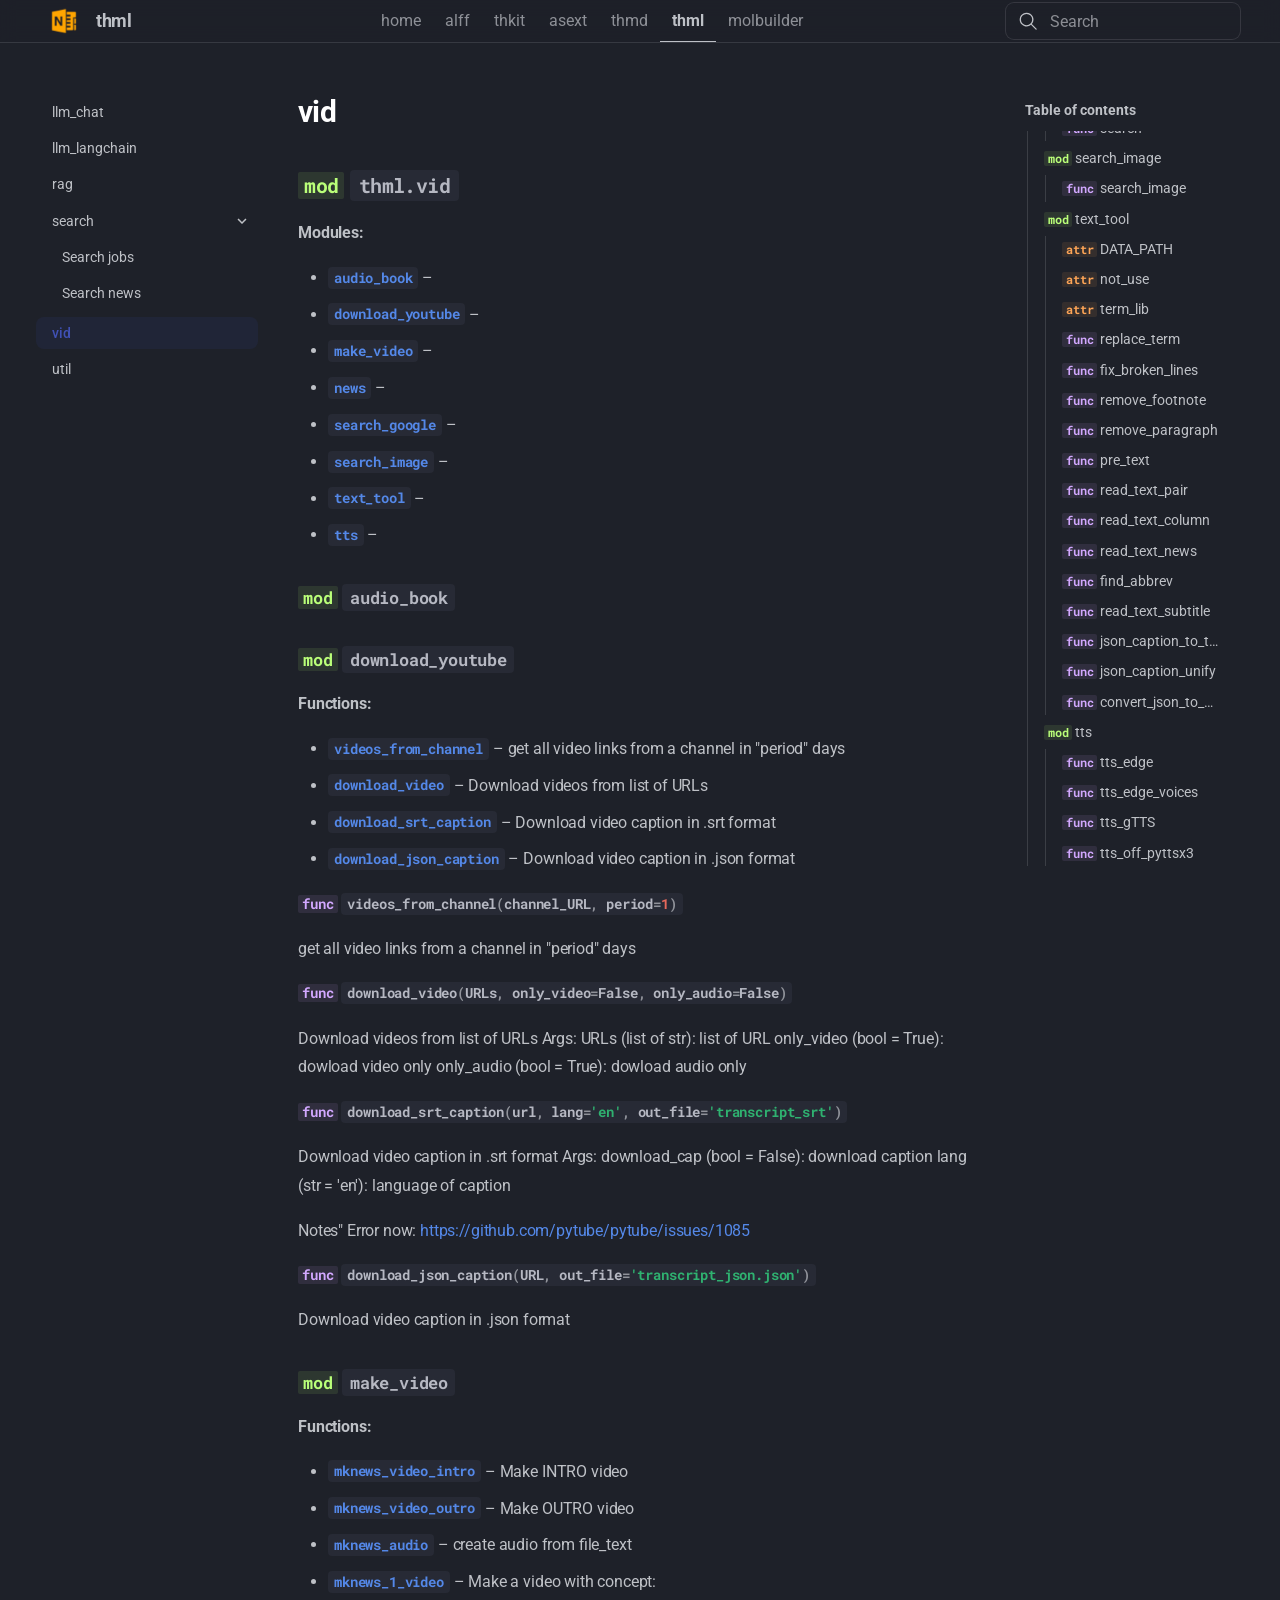
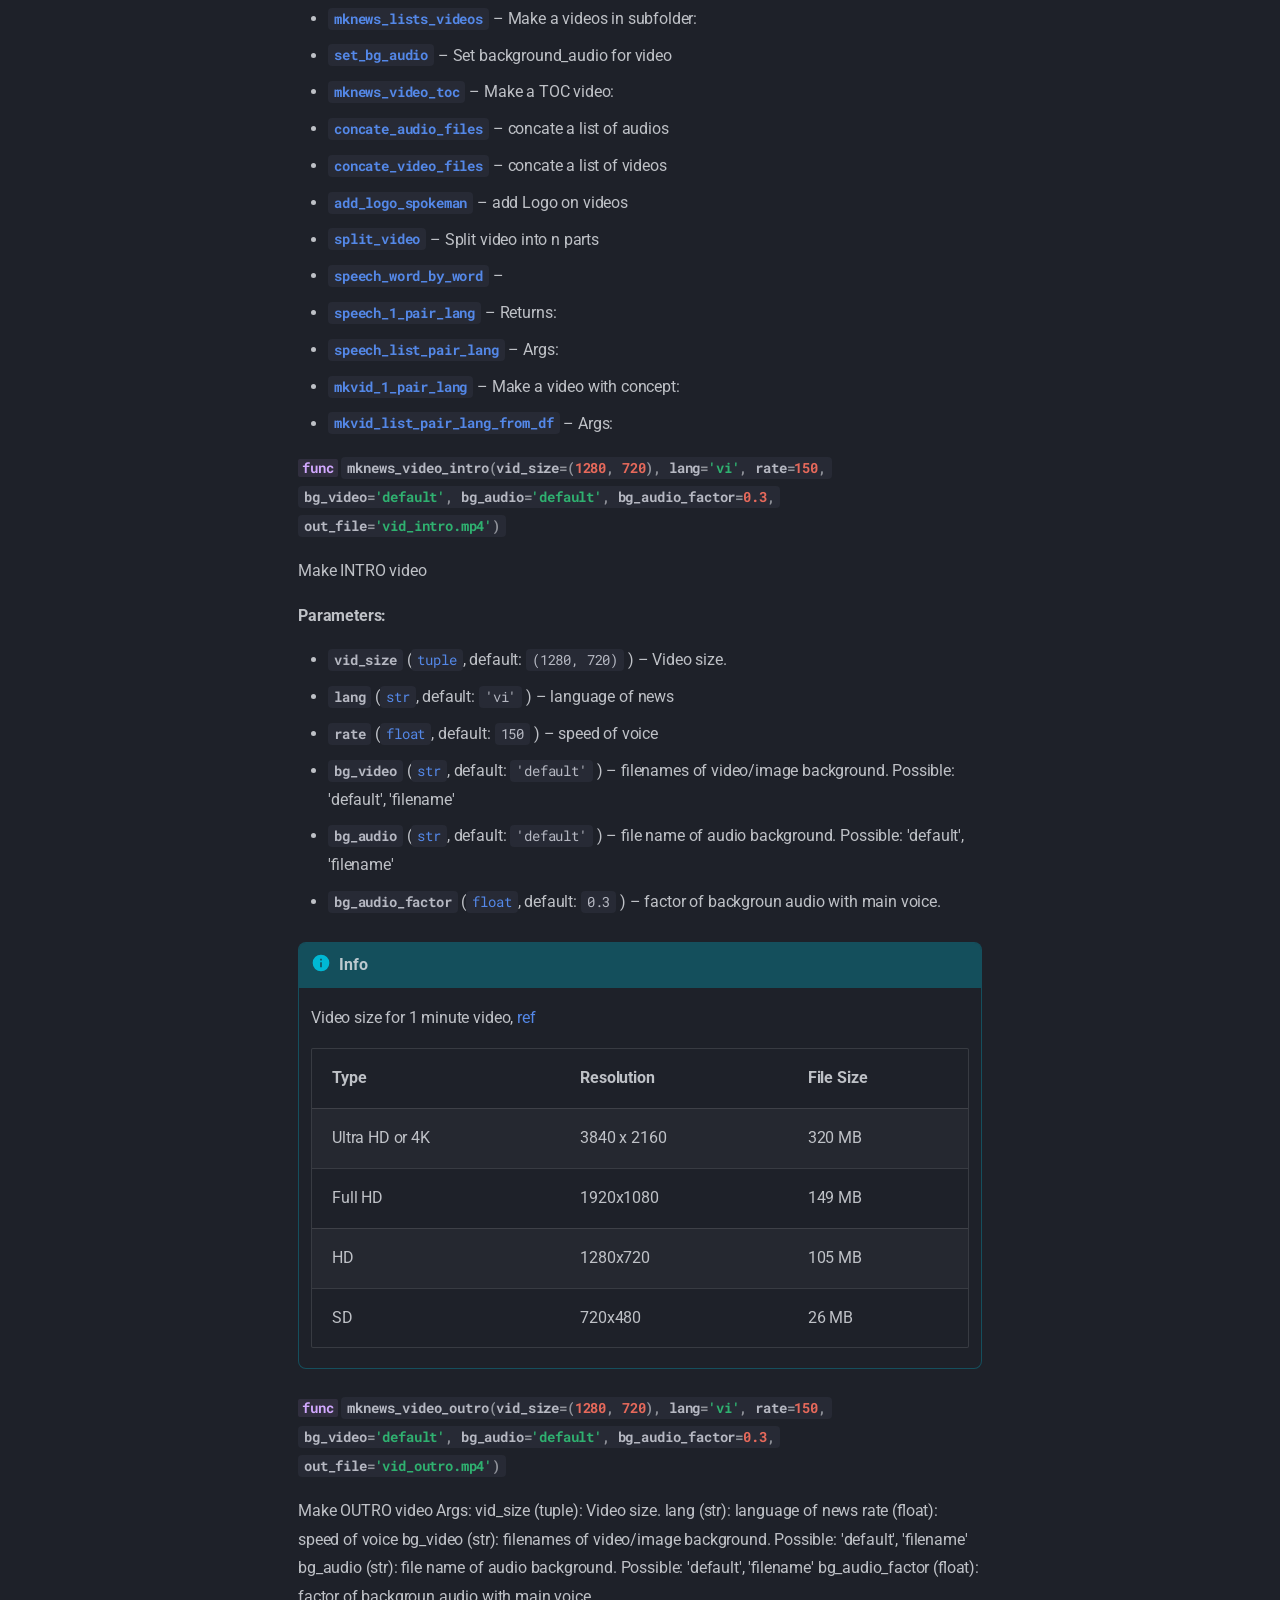
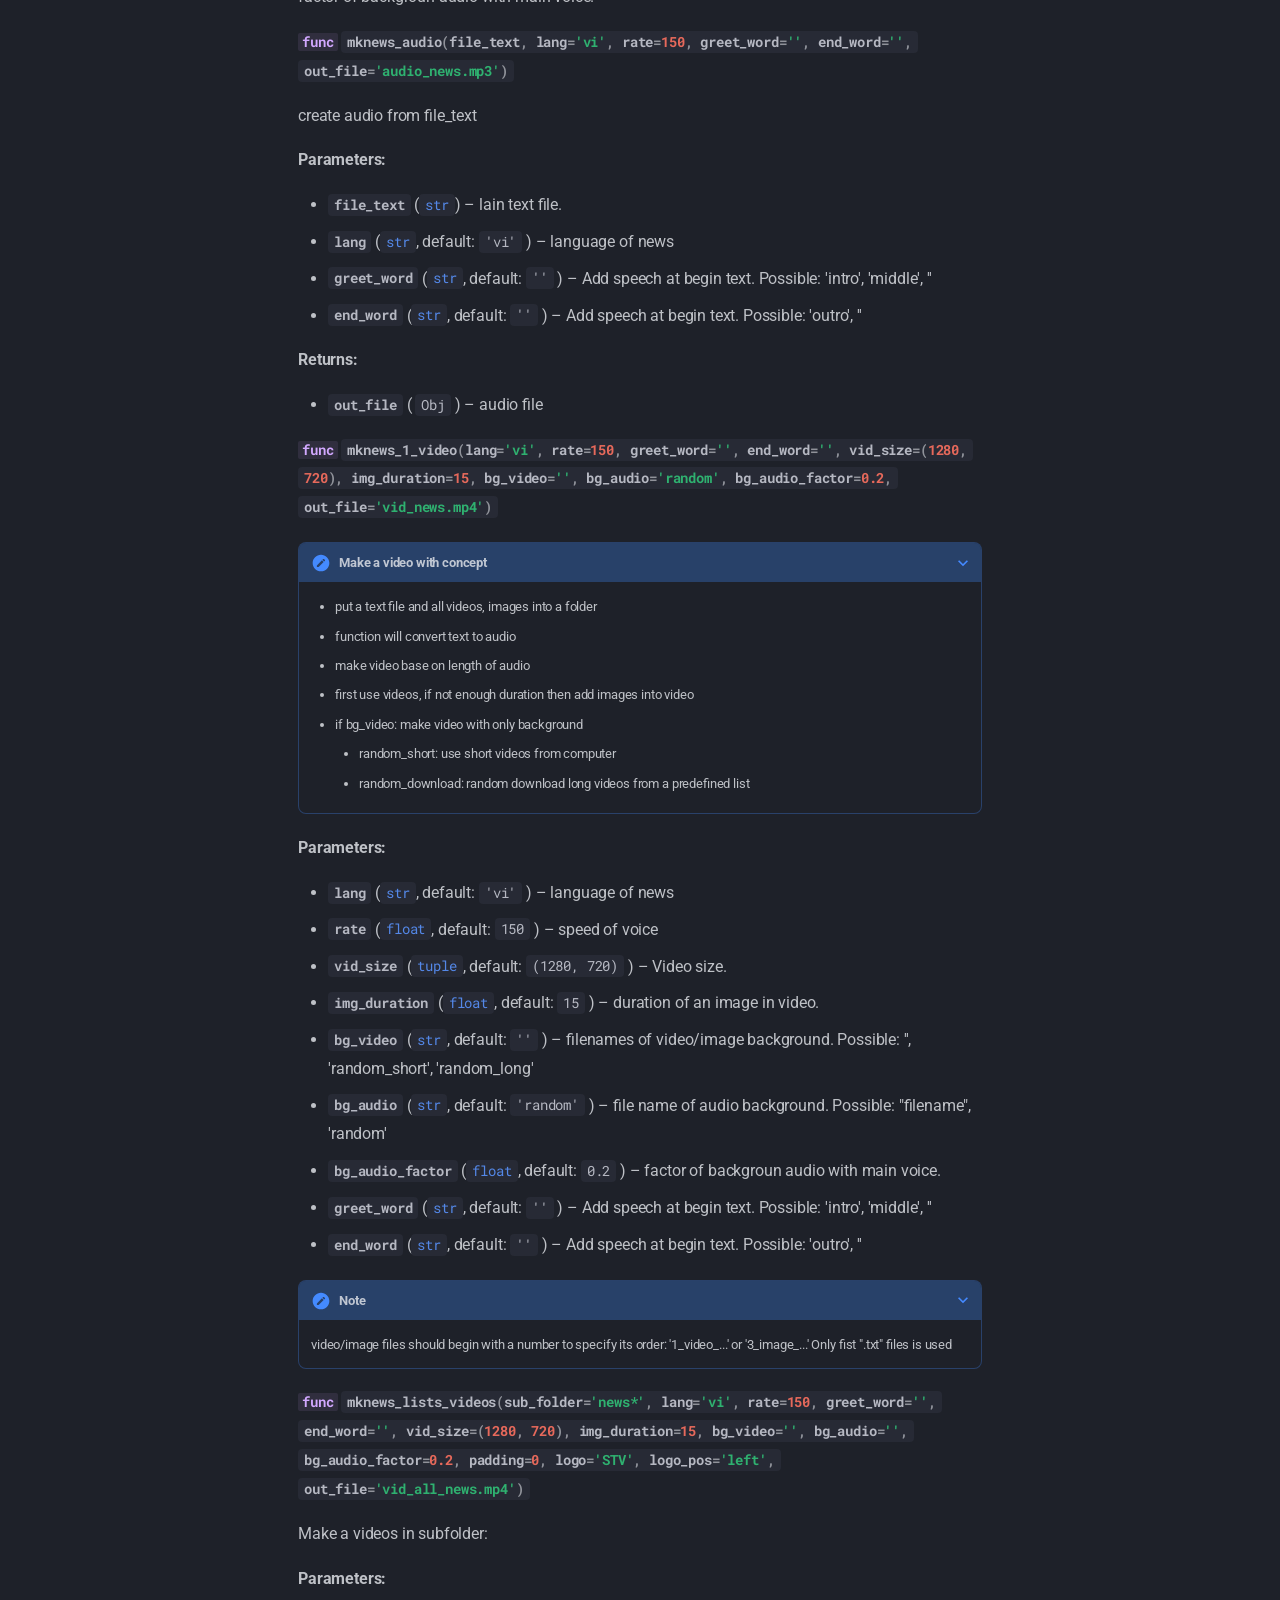
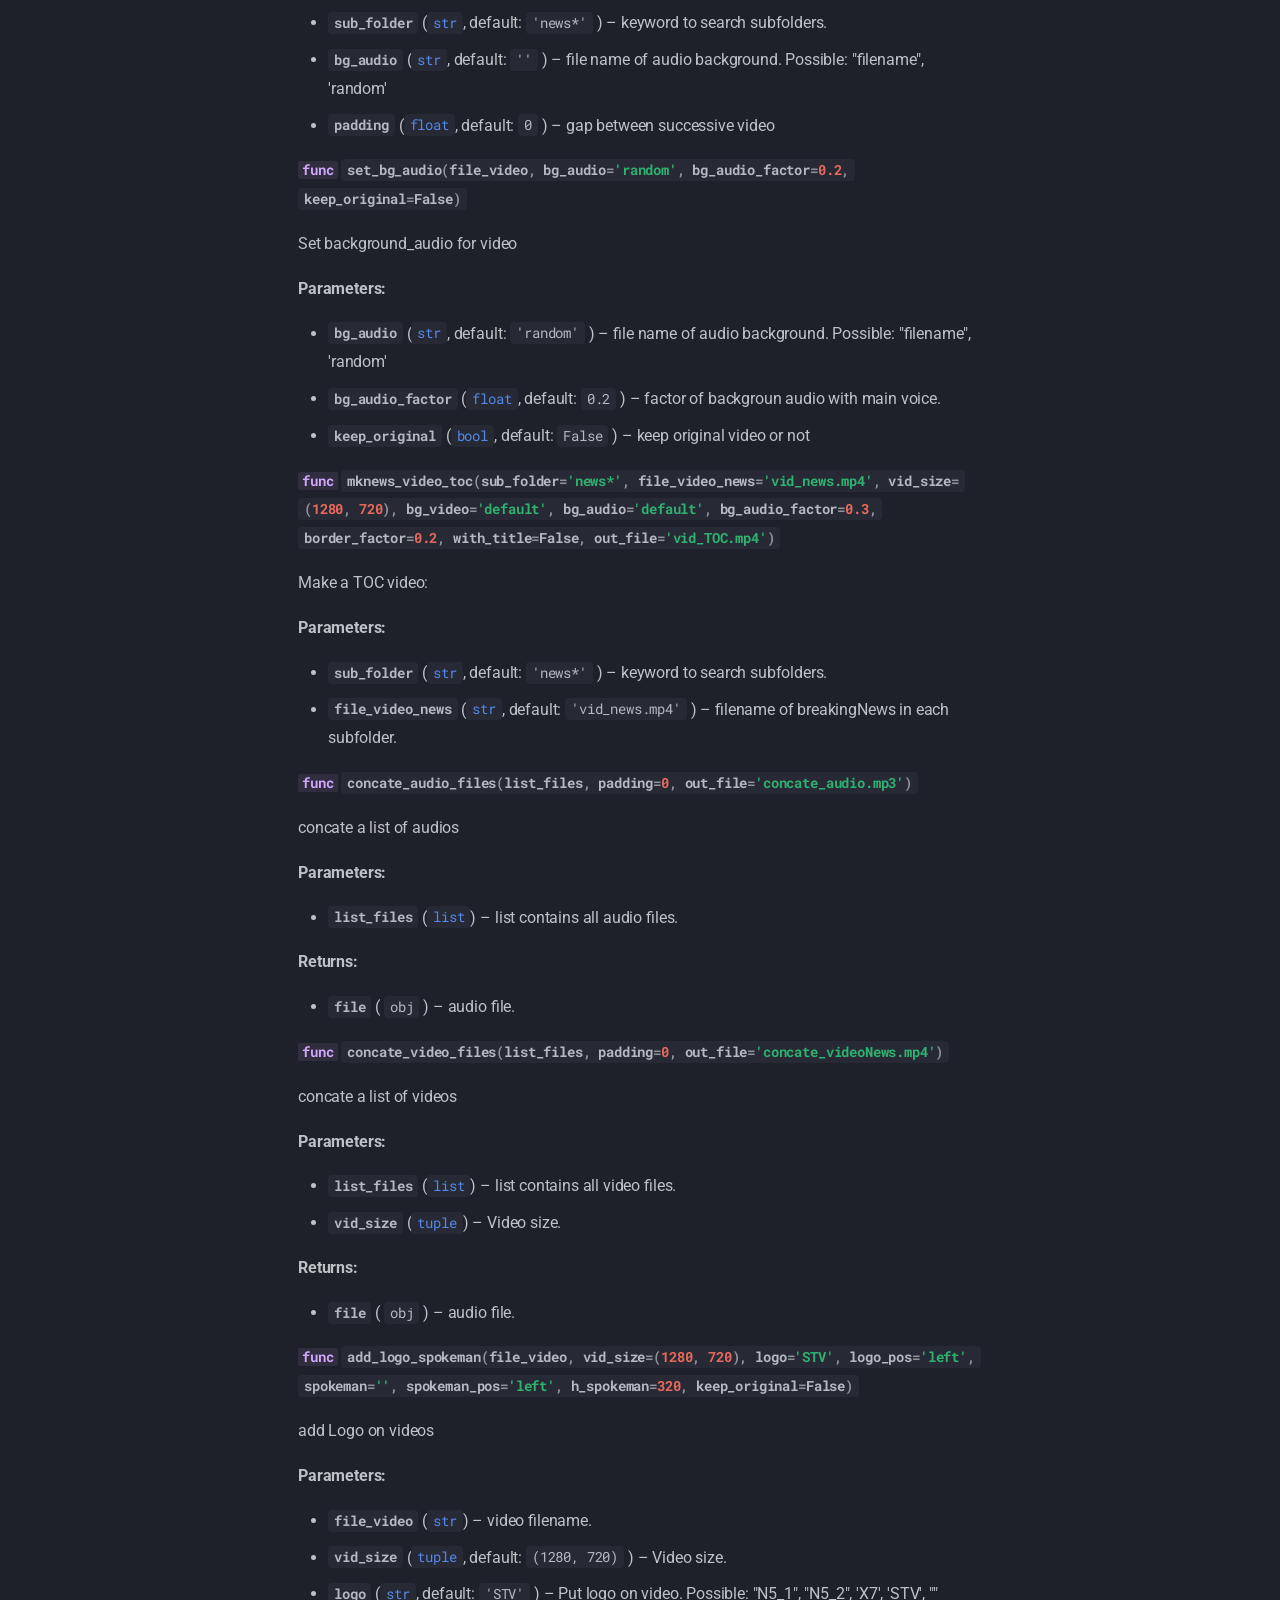
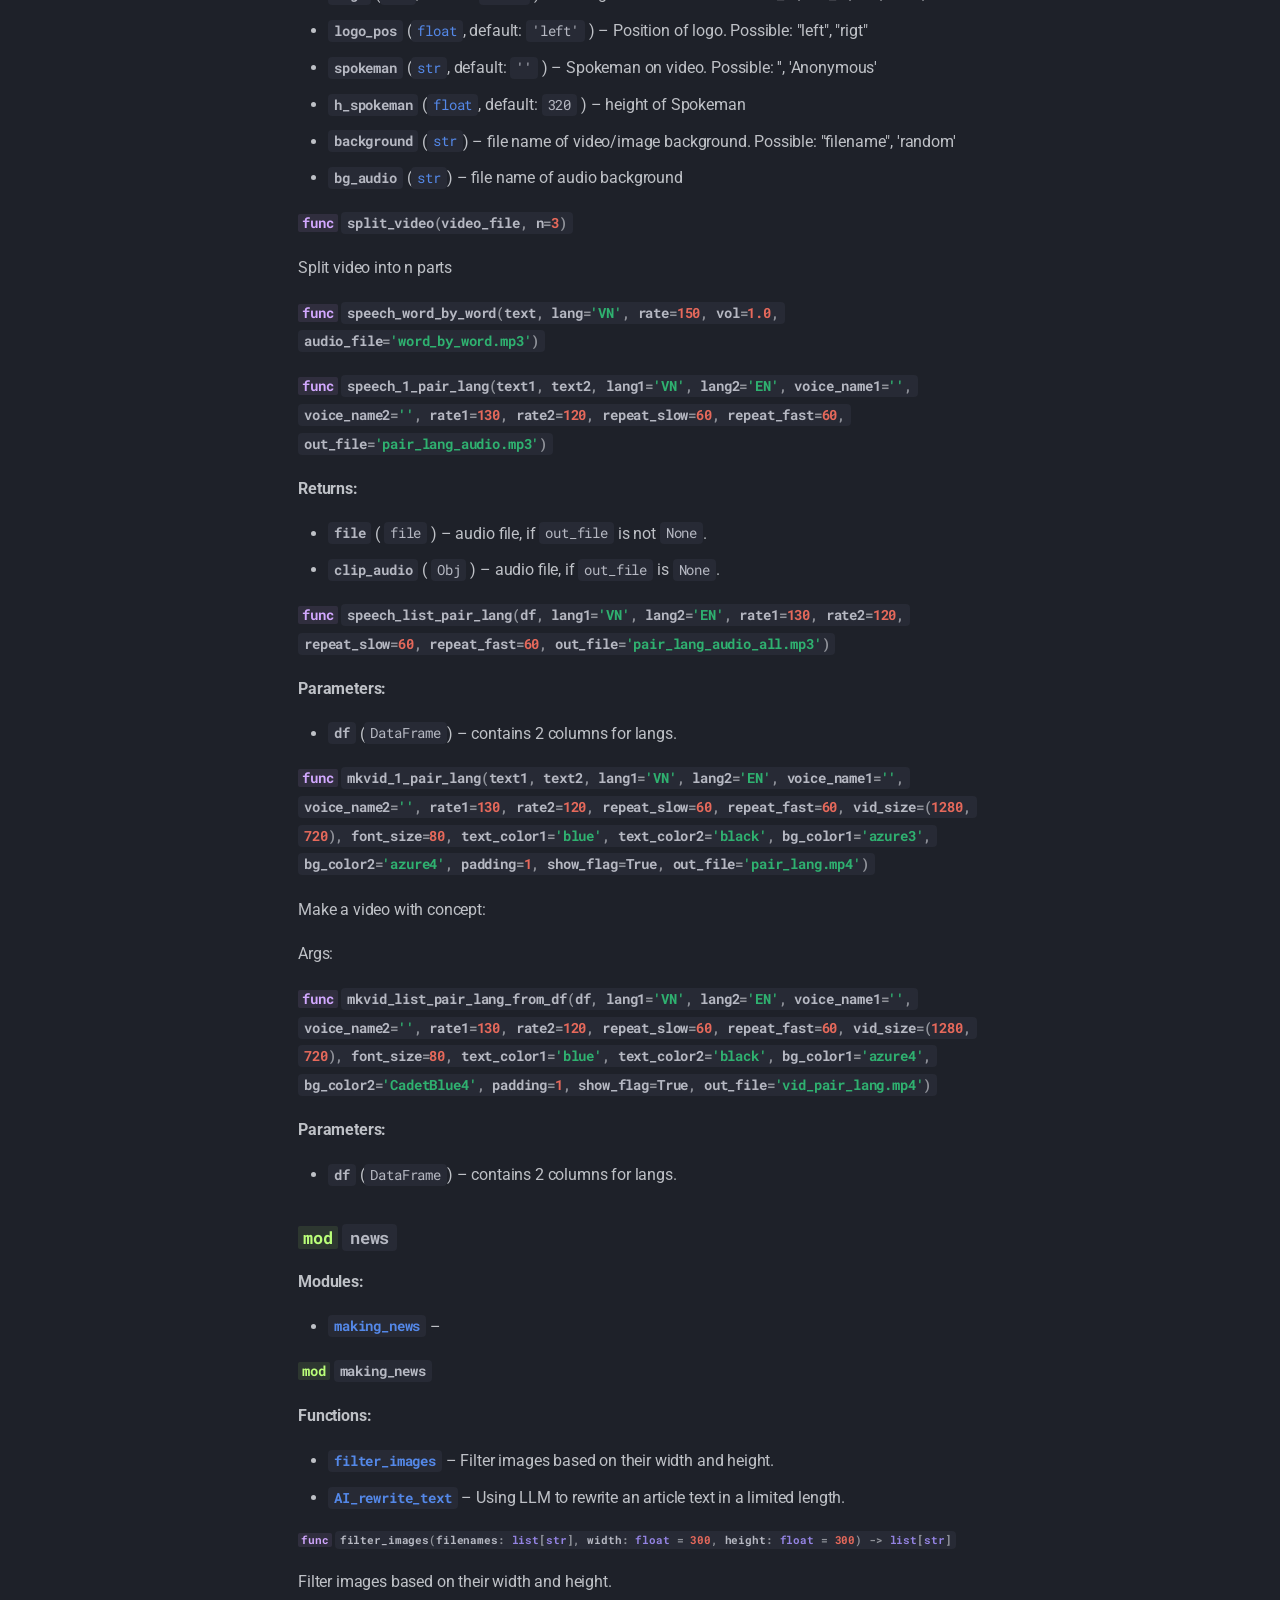
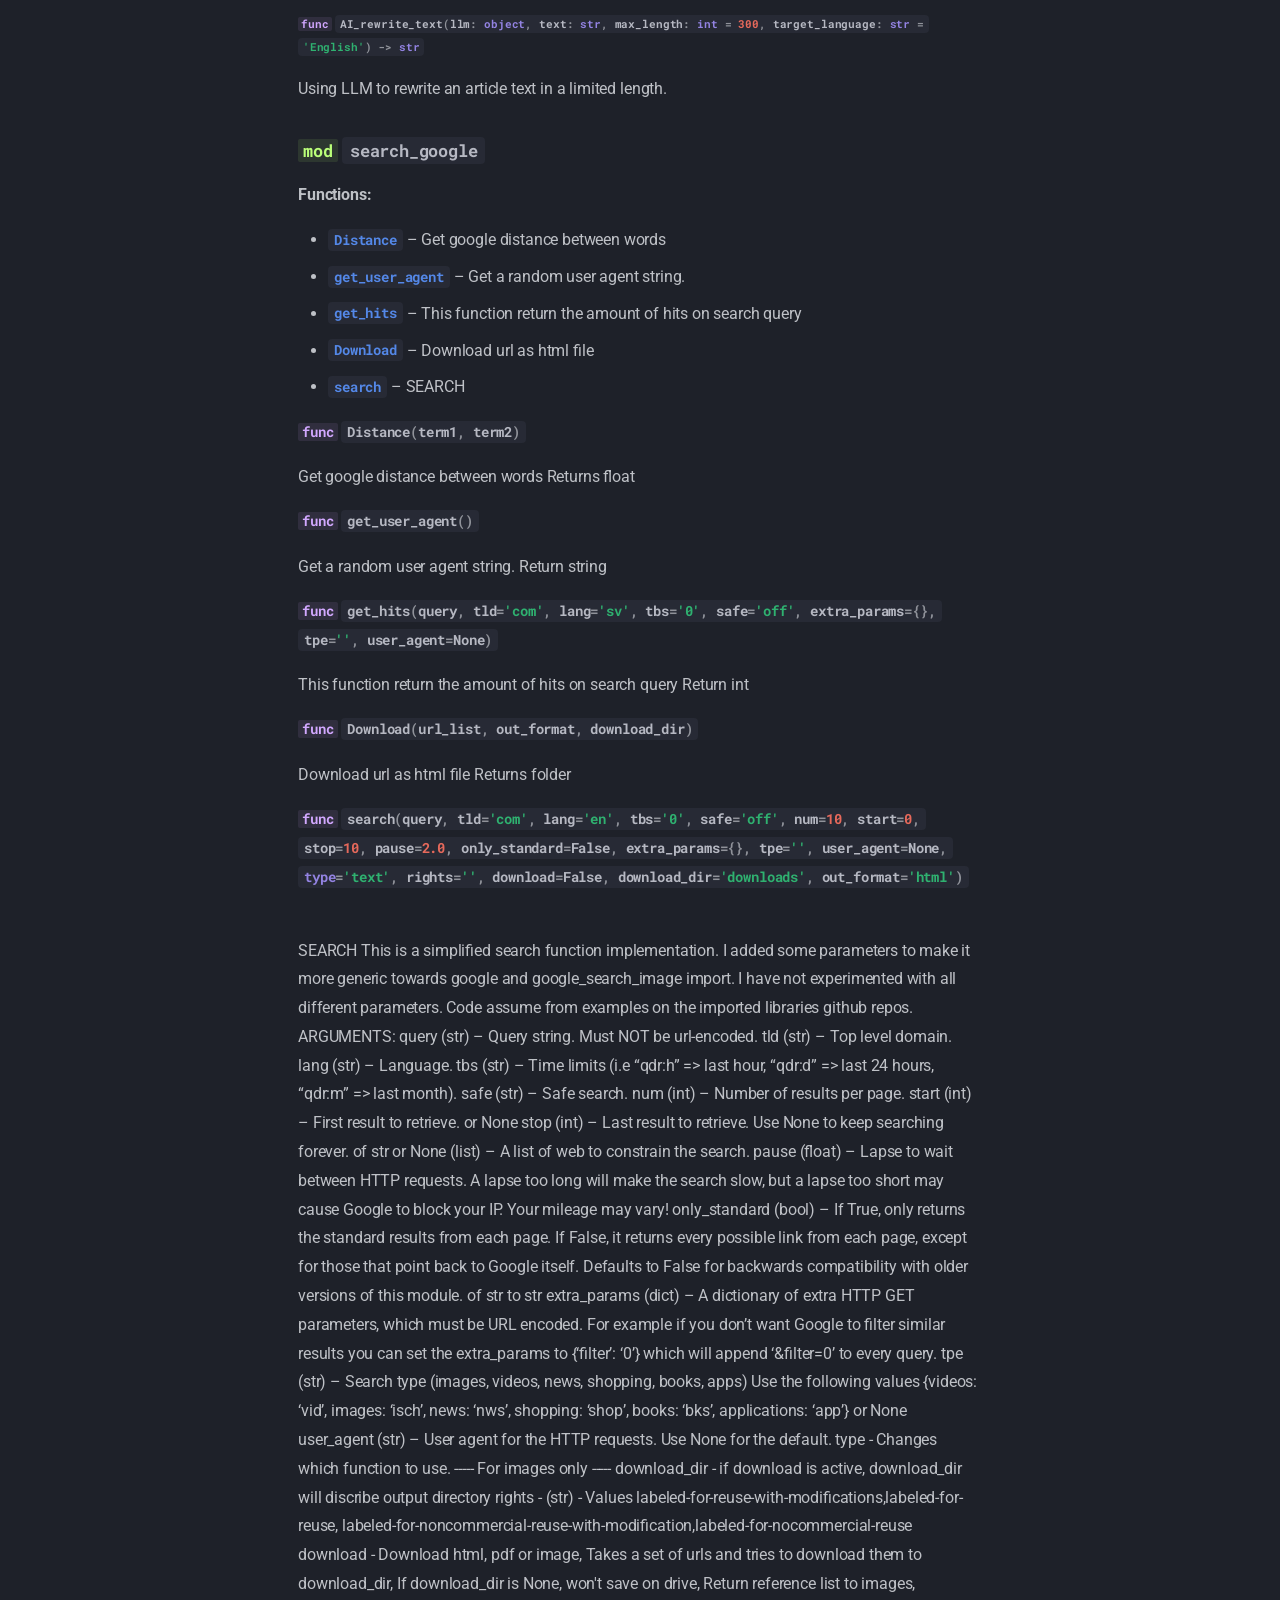
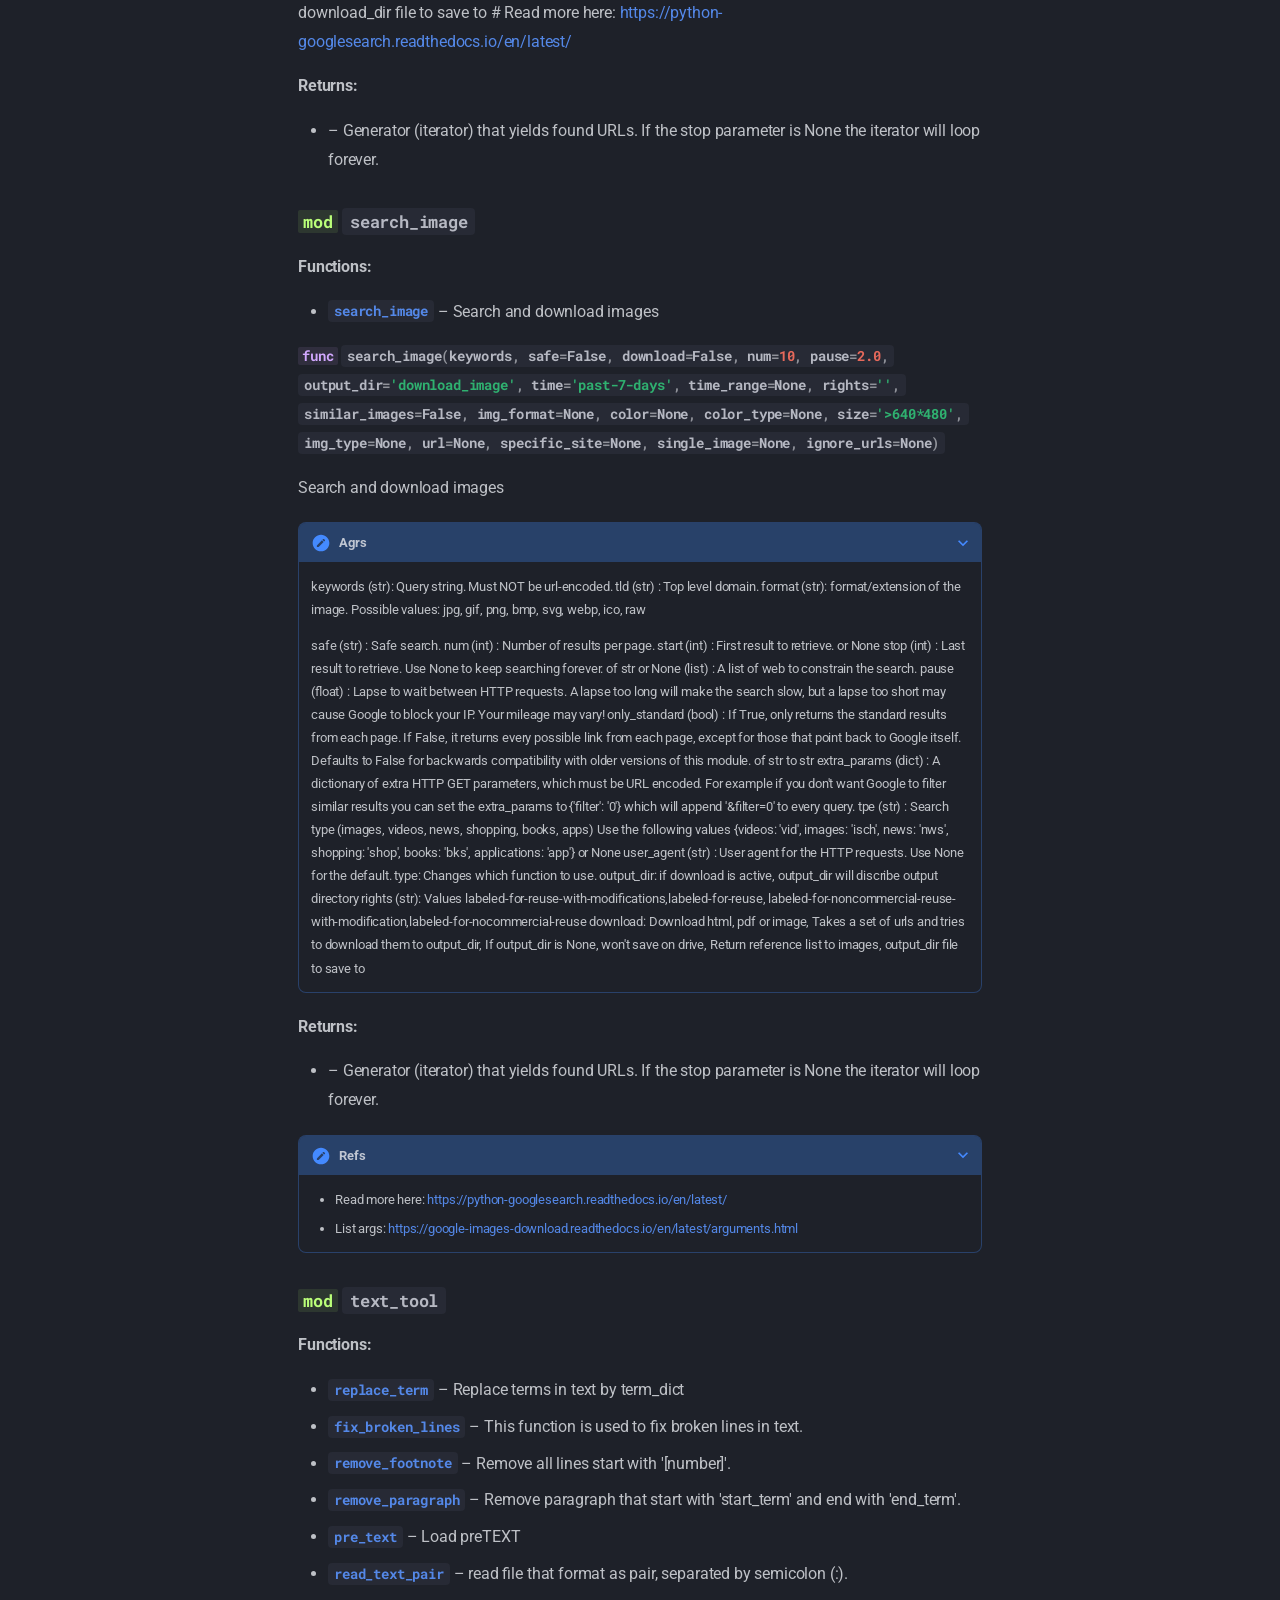
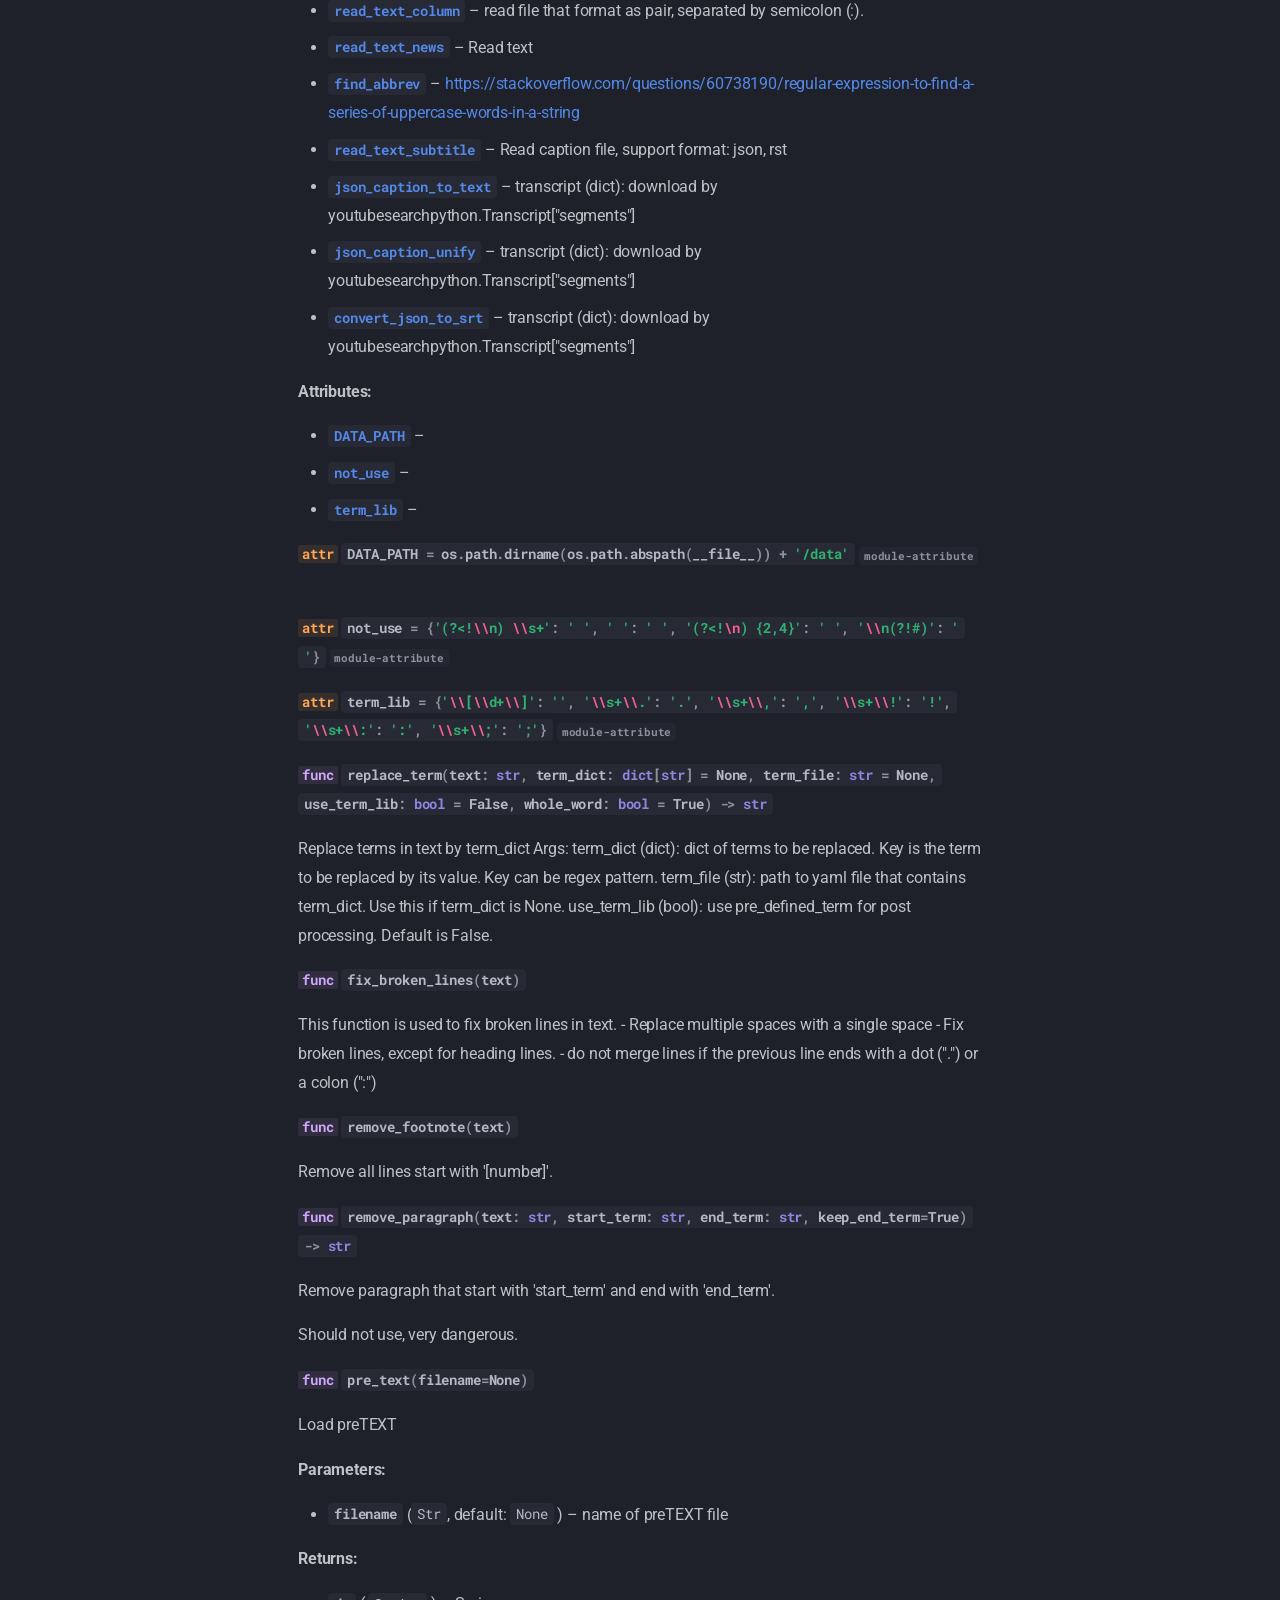
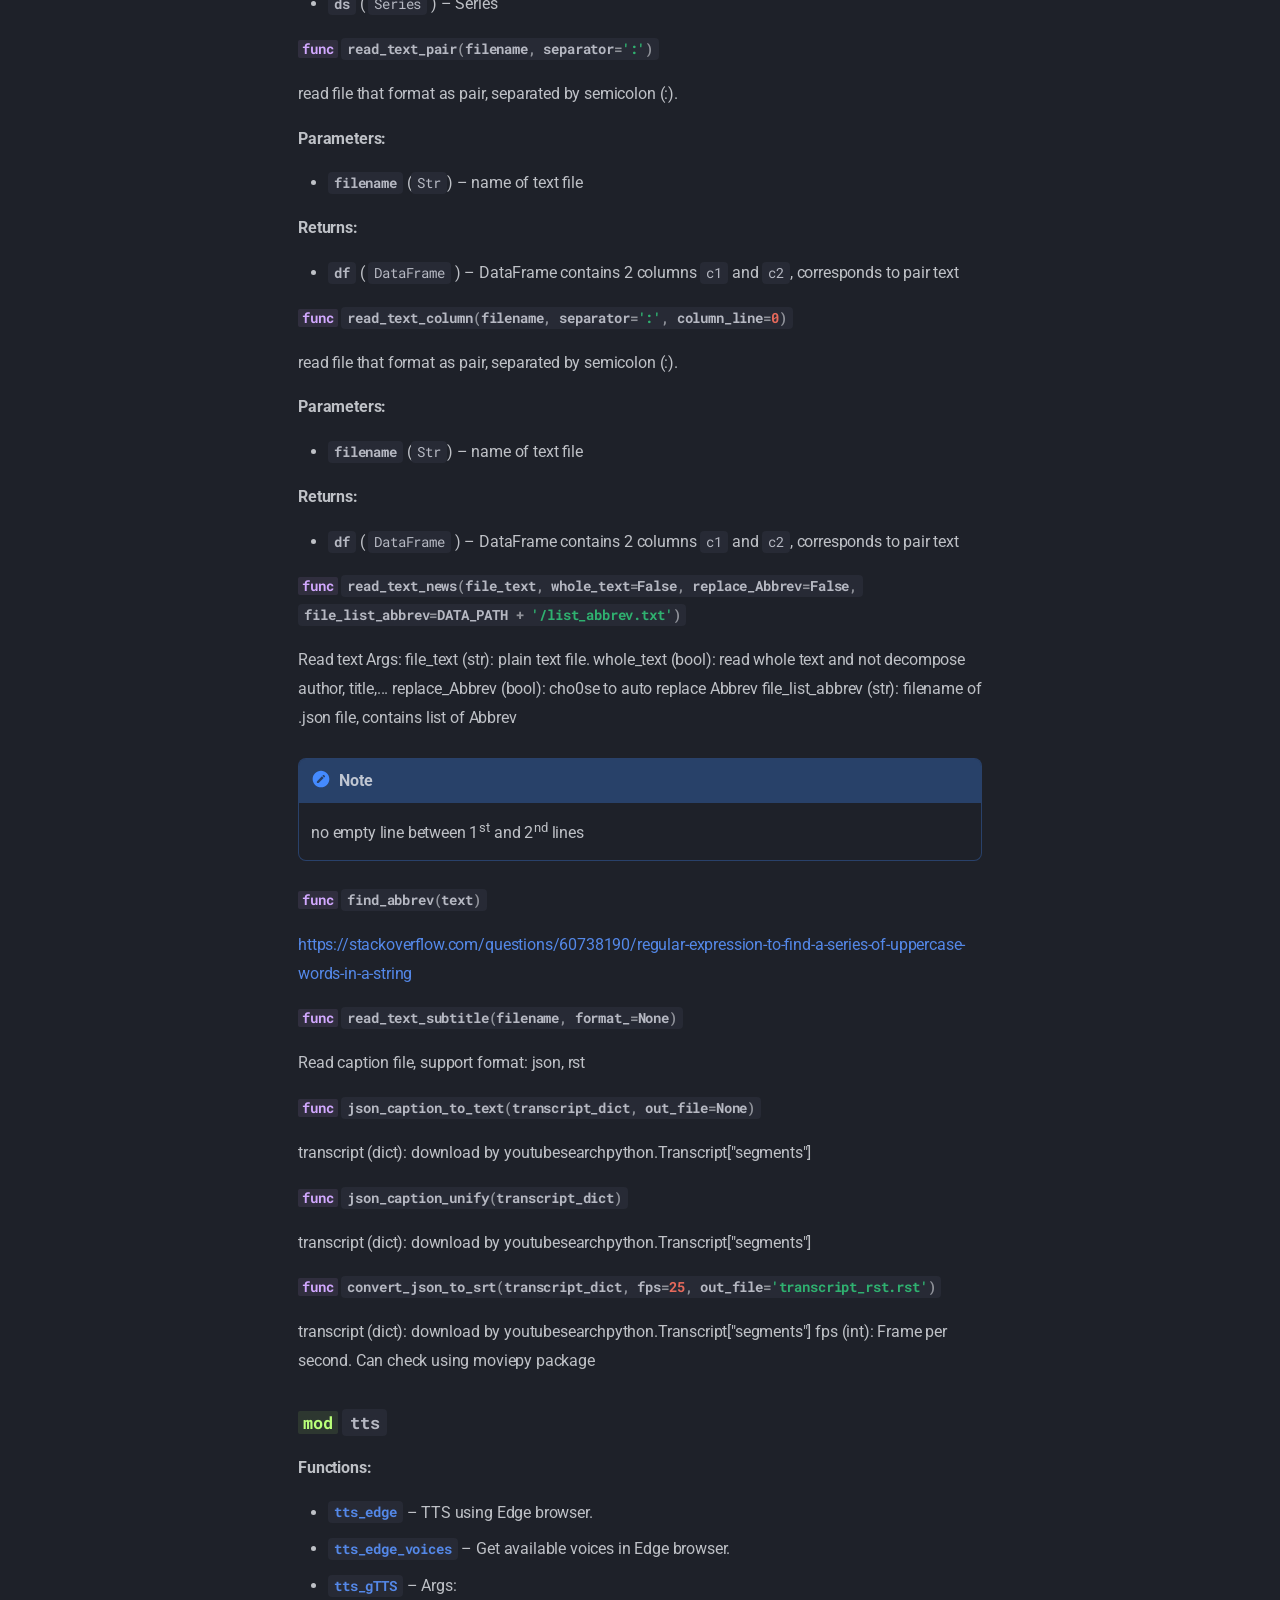
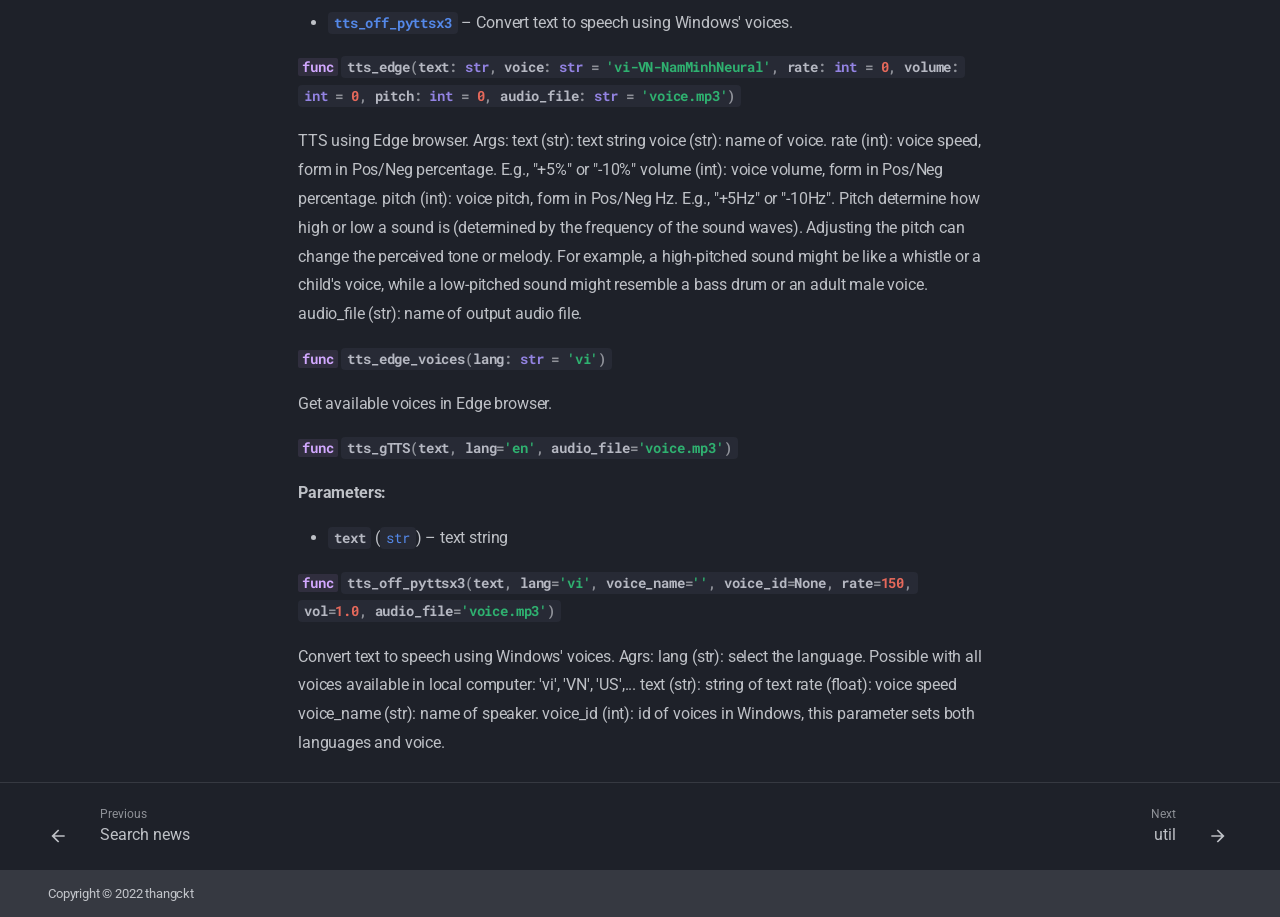
<file: vid/index.html>
<!doctype html>
<html lang="en" class="no-js">
  <head>
    
      <meta charset="utf-8">
      <meta name="viewport" content="width=device-width,initial-scale=1">
      
      
        <meta name="author" content="C.Thang Nguyen">
      
      
      
        <link rel="prev" href="../search_news/">
      
      
        <link rel="next" href="../util/">
      
      
        
      
      
      
      
        
        
        
          <link rel="icon" href="../_assets/image/one-note-128-o.png">
        
      
      <meta name="generator" content="mkdocs-1.6.1, mkdocs-materialx-10.2.2">
    
    
      
        <title>vid - thml</title>
      
    
    
      <link rel="stylesheet" href="../assets/stylesheets/main.74d6c0ad.min.css">
      
        
        <link rel="stylesheet" href="../assets/stylesheets/palette.a45159b5.min.css">
      
    
    

    

    
      
    
    
      
        
        
        <link rel="preconnect" href="https://fonts.gstatic.com" crossorigin>
        <link rel="stylesheet" href="https://fonts.googleapis.com/css?family=Roboto:300,300i,400,400i,700,700i%7CRoboto+Mono:400,400i,700,700i&display=fallback">
        <style>:root{--md-text-font:"Roboto";--md-code-font:"Roboto Mono"}</style>
      
    
    
      <link rel="stylesheet" href="../assets/_mkdocstrings.css">
    
      <link rel="stylesheet" href="../_assets/extra_theme/css/full_width.css">
    
      <link rel="stylesheet" href="../_assets/extra_theme/css/font_size.css">
    
    <script>__md_scope=new URL("..",location),__md_hash=e=>[...e].reduce(((e,_)=>(e<<5)-e+_.charCodeAt(0)),0),__md_get=(e,_=localStorage,t=__md_scope)=>JSON.parse(_.getItem(t.pathname+"."+e)),__md_set=(e,_,t=localStorage,a=__md_scope)=>{try{t.setItem(a.pathname+"."+e,JSON.stringify(_))}catch(e){}}</script>
    
      
  


  
  

<script id="__analytics">function __md_analytics(){function e(){dataLayer.push(arguments)}window.dataLayer=window.dataLayer||[],e("js",new Date),e("config","G-QM7DWGY7ZT"),document.addEventListener("DOMContentLoaded",(function(){document.forms.search&&document.forms.search.query.addEventListener("blur",(function(){this.value&&e("event","search",{search_term:this.value})}));document$.subscribe((function(){var t=document.forms.feedback;if(void 0!==t)for(var a of t.querySelectorAll("[type=submit]"))a.addEventListener("click",(function(a){a.preventDefault();var n=document.location.pathname,d=this.getAttribute("data-md-value");e("event","feedback",{page:n,data:d}),t.firstElementChild.disabled=!0;var r=t.querySelector(".md-feedback__note [data-md-value='"+d+"']");r&&(r.hidden=!1)})),t.hidden=!1})),location$.subscribe((function(t){e("config","G-QM7DWGY7ZT",{page_path:t.pathname})}))}));var t=document.createElement("script");t.async=!0,t.src="https://www.googletagmanager.com/gtag/js?id=G-QM7DWGY7ZT",document.getElementById("__analytics").insertAdjacentElement("afterEnd",t)}</script>
  
    <script>"undefined"!=typeof __md_analytics&&__md_analytics()</script>
  

    
    
  </head>
  
  
  
  
    
    
    
    
    
    <body dir="ltr" data-md-color-scheme="slate" data-md-color-primary="indigo" data-md-color-accent="indigo" data-mx-topbar="glass">
  
    
    <input class="md-toggle" data-md-toggle="drawer" type="checkbox" id="__drawer" autocomplete="off">
    <input class="md-toggle" data-md-toggle="toc" type="checkbox" id="__toc" autocomplete="off">
    <input class="md-toggle" data-md-toggle="search" type="checkbox" id="__search" autocomplete="off">
    <label class="md-overlay" for="__drawer"></label>
    <label class="md-overlay" for="__toc"></label>
    <div data-md-component="skip">
      
        
        <a href="#thml.vid" class="md-skip">
          Skip to content
        </a>
      
    </div>
    <div data-md-component="announce">
      
    </div>
    
    
      

  

<header class="md-header md-header--shadow" data-md-component="header">
  <nav class="md-header__inner md-grid" aria-label="Header">
    <a href=".." title="thml" class="md-header__button md-logo" aria-label="thml" data-md-component="logo">
      
  <img src="../_assets/image/one-note-128-o.png" alt="logo">

    </a>
    <label class="md-header__button md-icon" for="__drawer">
      
      <svg xmlns="http://www.w3.org/2000/svg" viewBox="0 0 24 24"><path d="M3 6h18v2H3zm0 5h18v2H3zm0 5h18v2H3z"/></svg>
    </label>
    <div class="md-header__title" data-md-component="header-title">
      <div class="md-header__ellipsis">
        <div class="md-header__topic">
          <span class="md-ellipsis">
            thml
          </span>
        </div>
        <div class="md-header__topic" data-md-component="header-topic">
          <span class="md-ellipsis">
            
              vid
            
          </span>
        </div>
      </div>
    </div>
    
      
<nav class="md-tabs" aria-label="Tabs" data-md-component="tabs">
  <div class="md-grid">
    <ul class="md-tabs__list">
      
        
  
  
  
  
    <li class="md-tabs__item">
      <a href="http://thangckt.github.io" class="md-tabs__link">
        
  
  
    
  
  home

      </a>
    </li>
  

      
        
  
  
  
  
    <li class="md-tabs__item">
      <a href="http://thangckt.github.io/alff" class="md-tabs__link">
        
  
  
    
  
  alff

      </a>
    </li>
  

      
        
  
  
  
  
    <li class="md-tabs__item">
      <a href="http://thangckt.github.io/thkit" class="md-tabs__link">
        
  
  
    
  
  thkit

      </a>
    </li>
  

      
        
  
  
  
  
    <li class="md-tabs__item">
      <a href="http://thangckt.github.io/asext" class="md-tabs__link">
        
  
  
    
  
  asext

      </a>
    </li>
  

      
        
  
  
  
  
    <li class="md-tabs__item">
      <a href="http://thangckt.github.io/thmd" class="md-tabs__link">
        
  
  
    
  
  thmd

      </a>
    </li>
  

      
        
  
  
  
    
  
  
    
    
      <li class="md-tabs__item md-tabs__item--active">
        <a href=".." class="md-tabs__link">
          
  
  
    
  
  thml

        </a>
      </li>
    
  

      
        
  
  
  
  
    <li class="md-tabs__item">
      <a href="http://thangckt.github.io/molbuilder" class="md-tabs__link">
        
  
  
    
  
  molbuilder

      </a>
    </li>
  

      
    </ul>
  </div>
</nav>
    
    
      
    
    
    
    
      
      
        <label class="md-header__button md-icon" for="__search">
          
          <svg xmlns="http://www.w3.org/2000/svg" viewBox="0 0 24 24"><path d="M10.25 2a8.25 8.25 0 0 1 6.34 13.53l5.69 5.69a.749.749 0 0 1-.326 1.275.75.75 0 0 1-.734-.215l-5.69-5.69A8.25 8.25 0 1 1 10.25 2M3.5 10.25a6.75 6.75 0 1 0 13.5 0 6.75 6.75 0 0 0-13.5 0"/></svg>
        </label>
        <div class="md-search" data-md-component="search" role="dialog">
  <label class="md-search__overlay" for="__search"></label>
  <div class="md-search__inner" role="search">
    <form class="md-search__form" name="search">
      <input type="text" class="md-search__input" name="query" aria-label="Search" placeholder="Search" autocapitalize="off" autocorrect="off" autocomplete="off" spellcheck="false" data-md-component="search-query" required>
      <label class="md-search__icon md-icon" for="__search">
        
        <svg xmlns="http://www.w3.org/2000/svg" viewBox="0 0 24 24"><path d="M10.25 2a8.25 8.25 0 0 1 6.34 13.53l5.69 5.69a.749.749 0 0 1-.326 1.275.75.75 0 0 1-.734-.215l-5.69-5.69A8.25 8.25 0 1 1 10.25 2M3.5 10.25a6.75 6.75 0 1 0 13.5 0 6.75 6.75 0 0 0-13.5 0"/></svg>
        
        <svg xmlns="http://www.w3.org/2000/svg" viewBox="0 0 24 24"><path d="M20 11v2H8l5.5 5.5-1.42 1.42L4.16 12l7.92-7.92L13.5 5.5 8 11z"/></svg>
      </label>
      <nav class="md-search__options" aria-label="Search">
        
        <button type="reset" class="md-search__icon md-icon" title="Clear" aria-label="Clear" tabindex="-1">
          
          <svg xmlns="http://www.w3.org/2000/svg" viewBox="0 0 24 24"><path d="M19 6.41 17.59 5 12 10.59 6.41 5 5 6.41 10.59 12 5 17.59 6.41 19 12 13.41 17.59 19 19 17.59 13.41 12z"/></svg>
        </button>
      </nav>
      
        <div class="md-search__suggest" data-md-component="search-suggest"></div>
      
    </form>
    <div class="md-search__output">
      <div class="md-search__scrollwrap" tabindex="0">
        <div class="md-search-result md-search-result--pagefind" data-md-component="search-result">
          <div class="md-search-result__meta">
            Initializing search
          </div>
          <ol class="md-search-result__list" role="presentation"></ol>
        </div>
      </div>
    </div>
  </div>
</div>
      
    
    
  </nav>
  
</header>
    
    <div class="md-container" data-md-component="container">
      
      
        
      
      <main class="md-main" data-md-component="main">
        <div class="md-main__inner md-grid">
          
            
              
              <div class="md-sidebar md-sidebar--primary" data-md-component="sidebar" data-md-type="navigation" >
                <div class="md-sidebar__scrollwrap">
                  <div class="md-sidebar__inner">
                    


  


<nav class="md-nav md-nav--primary md-nav--lifted" aria-label="Navigation" data-md-level="0">
  <label class="md-nav__title" for="__drawer">
    <a href=".." title="thml" class="md-nav__button md-logo" aria-label="thml" data-md-component="logo">
      
  <img src="../_assets/image/one-note-128-o.png" alt="logo">

    </a>
    thml
  </label>
  
  <ul class="md-nav__list">
    
      
      
  
  
  
  
    <li class="md-nav__item">
      <a href="http://thangckt.github.io" class="md-nav__link">
        
  
  
  <span class="md-ellipsis">
    
  
    home
  

    
  </span>
  
  

      </a>
    </li>
  

    
      
      
  
  
  
  
    <li class="md-nav__item">
      <a href="http://thangckt.github.io/alff" class="md-nav__link">
        
  
  
  <span class="md-ellipsis">
    
  
    alff
  

    
  </span>
  
  

      </a>
    </li>
  

    
      
      
  
  
  
  
    <li class="md-nav__item">
      <a href="http://thangckt.github.io/thkit" class="md-nav__link">
        
  
  
  <span class="md-ellipsis">
    
  
    thkit
  

    
  </span>
  
  

      </a>
    </li>
  

    
      
      
  
  
  
  
    <li class="md-nav__item">
      <a href="http://thangckt.github.io/asext" class="md-nav__link">
        
  
  
  <span class="md-ellipsis">
    
  
    asext
  

    
  </span>
  
  

      </a>
    </li>
  

    
      
      
  
  
  
  
    <li class="md-nav__item">
      <a href="http://thangckt.github.io/thmd" class="md-nav__link">
        
  
  
  <span class="md-ellipsis">
    
  
    thmd
  

    
  </span>
  
  

      </a>
    </li>
  

    
      
      
  
  
    
  
  
  
    
    
      
        
          
        
      
        
      
        
      
        
      
        
      
        
      
        
      
    
    
    
      
        
        
      
      
    
    
    <li class="md-nav__item md-nav__item--active md-nav__item--section md-nav__item--nested">
      
        
        
        <input class="md-nav__toggle md-toggle " type="checkbox" id="__nav_6" checked>
        
          
          <div class="md-nav__link md-nav__container">
            <a href=".." class="md-nav__link ">
              
  
  
  <span class="md-ellipsis">
    
  
    thml
  

    
  </span>
  
  

            </a>
            
              
              <label class="md-nav__link " for="__nav_6" id="__nav_6_label" tabindex="">
                <span class="md-nav__icon md-icon"></span>
              </label>
            
          </div>
        
        <nav class="md-nav" data-md-level="1" aria-labelledby="__nav_6_label" aria-expanded="true">
          <label class="md-nav__title" for="__nav_6">
            <span class="md-nav__icon md-icon"></span>
            
  
    thml
  

          </label>
          <ul class="md-nav__list">
            
              
            
              
                
  
  
  
  
    <li class="md-nav__item">
      <a href="../llm_chat/" class="md-nav__link">
        
  
  
  <span class="md-ellipsis">
    
  
    llm_chat
  

    
  </span>
  
  

      </a>
    </li>
  

              
            
              
                
  
  
  
  
    <li class="md-nav__item">
      <a href="../llm_langchain/" class="md-nav__link">
        
  
  
  <span class="md-ellipsis">
    
  
    llm_langchain
  

    
  </span>
  
  

      </a>
    </li>
  

              
            
              
                
  
  
  
  
    <li class="md-nav__item">
      <a href="../rag/" class="md-nav__link">
        
  
  
  <span class="md-ellipsis">
    
  
    rag
  

    
  </span>
  
  

      </a>
    </li>
  

              
            
              
                
  
  
  
  
    
    
      
        
      
        
      
    
    
    
      
      
    
    
    <li class="md-nav__item md-nav__item--nested">
      
        
        
          
        
        <input class="md-nav__toggle md-toggle md-toggle--indeterminate" type="checkbox" id="__nav_6_5" >
        
          
          <label class="md-nav__link" for="__nav_6_5" id="__nav_6_5_label" tabindex="0">
            
  
  
  <span class="md-ellipsis">
    
  
    search
  

    
  </span>
  
  

            <span class="md-nav__icon md-icon"></span>
          </label>
        
        <nav class="md-nav" data-md-level="2" aria-labelledby="__nav_6_5_label" aria-expanded="false">
          <label class="md-nav__title" for="__nav_6_5">
            <span class="md-nav__icon md-icon"></span>
            
  
    search
  

          </label>
          <ul class="md-nav__list">
            
              
                
  
  
  
  
    <li class="md-nav__item">
      <a href="../search_jobs/" class="md-nav__link">
        
  
  
  <span class="md-ellipsis">
    
  
    Search jobs
  

    
  </span>
  
  

      </a>
    </li>
  

              
            
              
                
  
  
  
  
    <li class="md-nav__item">
      <a href="../search_news/" class="md-nav__link">
        
  
  
  <span class="md-ellipsis">
    
  
    Search news
  

    
  </span>
  
  

      </a>
    </li>
  

              
            
          </ul>
        </nav>
      
    </li>
  

              
            
              
                
  
  
    
  
  
  
    <li class="md-nav__item md-nav__item--active">
      
      <input class="md-nav__toggle md-toggle" type="checkbox" id="__toc">
      
      
      
        <label class="md-nav__link md-nav__link--active" for="__toc">
          
  
  
  <span class="md-ellipsis">
    
  
    vid
  

    
  </span>
  
  

          <span class="md-nav__icon md-icon"></span>
        </label>
      
      <a href="./" class="md-nav__link md-nav__link--active">
        
  
  
  <span class="md-ellipsis">
    
  
    vid
  

    
  </span>
  
  

      </a>
      
        

<nav class="md-nav md-nav--secondary" aria-label="Table of contents">
  
  
  
  
    <label class="md-nav__title" for="__toc">
      <span class="md-nav__icon md-icon"></span>
      Table of contents
    </label>
    <ul class="md-nav__list" data-md-component="toc">
      
        <li class="md-nav__item">
  <a href="#thml.vid" class="md-nav__link">
    <span class="md-ellipsis">
      
        <code class="doc-symbol doc-symbol-toc doc-symbol-module"></code>&nbsp;vid
      
    </span>
  </a>
  
    <nav class="md-nav" aria-label=" vid">
      <ul class="md-nav__list">
        
          <li class="md-nav__item">
  <a href="#thml.vid.audio_book" class="md-nav__link">
    <span class="md-ellipsis">
      
        <code class="doc-symbol doc-symbol-toc doc-symbol-module"></code>&nbsp;audio_book
      
    </span>
  </a>
  
</li>
        
          <li class="md-nav__item">
  <a href="#thml.vid.download_youtube" class="md-nav__link">
    <span class="md-ellipsis">
      
        <code class="doc-symbol doc-symbol-toc doc-symbol-module"></code>&nbsp;download_youtube
      
    </span>
  </a>
  
    <nav class="md-nav" aria-label=" download_youtube">
      <ul class="md-nav__list">
        
          <li class="md-nav__item">
  <a href="#thml.vid.download_youtube.videos_from_channel" class="md-nav__link">
    <span class="md-ellipsis">
      
        <code class="doc-symbol doc-symbol-toc doc-symbol-function"></code>&nbsp;videos_from_channel
      
    </span>
  </a>
  
</li>
        
          <li class="md-nav__item">
  <a href="#thml.vid.download_youtube.download_video" class="md-nav__link">
    <span class="md-ellipsis">
      
        <code class="doc-symbol doc-symbol-toc doc-symbol-function"></code>&nbsp;download_video
      
    </span>
  </a>
  
</li>
        
          <li class="md-nav__item">
  <a href="#thml.vid.download_youtube.download_srt_caption" class="md-nav__link">
    <span class="md-ellipsis">
      
        <code class="doc-symbol doc-symbol-toc doc-symbol-function"></code>&nbsp;download_srt_caption
      
    </span>
  </a>
  
</li>
        
          <li class="md-nav__item">
  <a href="#thml.vid.download_youtube.download_json_caption" class="md-nav__link">
    <span class="md-ellipsis">
      
        <code class="doc-symbol doc-symbol-toc doc-symbol-function"></code>&nbsp;download_json_caption
      
    </span>
  </a>
  
</li>
        
      </ul>
    </nav>
  
</li>
        
          <li class="md-nav__item">
  <a href="#thml.vid.make_video" class="md-nav__link">
    <span class="md-ellipsis">
      
        <code class="doc-symbol doc-symbol-toc doc-symbol-module"></code>&nbsp;make_video
      
    </span>
  </a>
  
    <nav class="md-nav" aria-label=" make_video">
      <ul class="md-nav__list">
        
          <li class="md-nav__item">
  <a href="#thml.vid.make_video.mknews_video_intro" class="md-nav__link">
    <span class="md-ellipsis">
      
        <code class="doc-symbol doc-symbol-toc doc-symbol-function"></code>&nbsp;mknews_video_intro
      
    </span>
  </a>
  
</li>
        
          <li class="md-nav__item">
  <a href="#thml.vid.make_video.mknews_video_outro" class="md-nav__link">
    <span class="md-ellipsis">
      
        <code class="doc-symbol doc-symbol-toc doc-symbol-function"></code>&nbsp;mknews_video_outro
      
    </span>
  </a>
  
</li>
        
          <li class="md-nav__item">
  <a href="#thml.vid.make_video.mknews_audio" class="md-nav__link">
    <span class="md-ellipsis">
      
        <code class="doc-symbol doc-symbol-toc doc-symbol-function"></code>&nbsp;mknews_audio
      
    </span>
  </a>
  
</li>
        
          <li class="md-nav__item">
  <a href="#thml.vid.make_video.mknews_1_video" class="md-nav__link">
    <span class="md-ellipsis">
      
        <code class="doc-symbol doc-symbol-toc doc-symbol-function"></code>&nbsp;mknews_1_video
      
    </span>
  </a>
  
</li>
        
          <li class="md-nav__item">
  <a href="#thml.vid.make_video.mknews_lists_videos" class="md-nav__link">
    <span class="md-ellipsis">
      
        <code class="doc-symbol doc-symbol-toc doc-symbol-function"></code>&nbsp;mknews_lists_videos
      
    </span>
  </a>
  
</li>
        
          <li class="md-nav__item">
  <a href="#thml.vid.make_video.set_bg_audio" class="md-nav__link">
    <span class="md-ellipsis">
      
        <code class="doc-symbol doc-symbol-toc doc-symbol-function"></code>&nbsp;set_bg_audio
      
    </span>
  </a>
  
</li>
        
          <li class="md-nav__item">
  <a href="#thml.vid.make_video.mknews_video_toc" class="md-nav__link">
    <span class="md-ellipsis">
      
        <code class="doc-symbol doc-symbol-toc doc-symbol-function"></code>&nbsp;mknews_video_toc
      
    </span>
  </a>
  
</li>
        
          <li class="md-nav__item">
  <a href="#thml.vid.make_video.concate_audio_files" class="md-nav__link">
    <span class="md-ellipsis">
      
        <code class="doc-symbol doc-symbol-toc doc-symbol-function"></code>&nbsp;concate_audio_files
      
    </span>
  </a>
  
</li>
        
          <li class="md-nav__item">
  <a href="#thml.vid.make_video.concate_video_files" class="md-nav__link">
    <span class="md-ellipsis">
      
        <code class="doc-symbol doc-symbol-toc doc-symbol-function"></code>&nbsp;concate_video_files
      
    </span>
  </a>
  
</li>
        
          <li class="md-nav__item">
  <a href="#thml.vid.make_video.add_logo_spokeman" class="md-nav__link">
    <span class="md-ellipsis">
      
        <code class="doc-symbol doc-symbol-toc doc-symbol-function"></code>&nbsp;add_logo_spokeman
      
    </span>
  </a>
  
</li>
        
          <li class="md-nav__item">
  <a href="#thml.vid.make_video.split_video" class="md-nav__link">
    <span class="md-ellipsis">
      
        <code class="doc-symbol doc-symbol-toc doc-symbol-function"></code>&nbsp;split_video
      
    </span>
  </a>
  
</li>
        
          <li class="md-nav__item">
  <a href="#thml.vid.make_video.speech_word_by_word" class="md-nav__link">
    <span class="md-ellipsis">
      
        <code class="doc-symbol doc-symbol-toc doc-symbol-function"></code>&nbsp;speech_word_by_word
      
    </span>
  </a>
  
</li>
        
          <li class="md-nav__item">
  <a href="#thml.vid.make_video.speech_1_pair_lang" class="md-nav__link">
    <span class="md-ellipsis">
      
        <code class="doc-symbol doc-symbol-toc doc-symbol-function"></code>&nbsp;speech_1_pair_lang
      
    </span>
  </a>
  
</li>
        
          <li class="md-nav__item">
  <a href="#thml.vid.make_video.speech_list_pair_lang" class="md-nav__link">
    <span class="md-ellipsis">
      
        <code class="doc-symbol doc-symbol-toc doc-symbol-function"></code>&nbsp;speech_list_pair_lang
      
    </span>
  </a>
  
</li>
        
          <li class="md-nav__item">
  <a href="#thml.vid.make_video.mkvid_1_pair_lang" class="md-nav__link">
    <span class="md-ellipsis">
      
        <code class="doc-symbol doc-symbol-toc doc-symbol-function"></code>&nbsp;mkvid_1_pair_lang
      
    </span>
  </a>
  
</li>
        
          <li class="md-nav__item">
  <a href="#thml.vid.make_video.mkvid_list_pair_lang_from_df" class="md-nav__link">
    <span class="md-ellipsis">
      
        <code class="doc-symbol doc-symbol-toc doc-symbol-function"></code>&nbsp;mkvid_list_pair_lang_from_df
      
    </span>
  </a>
  
</li>
        
      </ul>
    </nav>
  
</li>
        
          <li class="md-nav__item">
  <a href="#thml.vid.news" class="md-nav__link">
    <span class="md-ellipsis">
      
        <code class="doc-symbol doc-symbol-toc doc-symbol-module"></code>&nbsp;news
      
    </span>
  </a>
  
    <nav class="md-nav" aria-label=" news">
      <ul class="md-nav__list">
        
          <li class="md-nav__item">
  <a href="#thml.vid.news.making_news" class="md-nav__link">
    <span class="md-ellipsis">
      
        <code class="doc-symbol doc-symbol-toc doc-symbol-module"></code>&nbsp;making_news
      
    </span>
  </a>
  
</li>
        
      </ul>
    </nav>
  
</li>
        
          <li class="md-nav__item">
  <a href="#thml.vid.search_google" class="md-nav__link">
    <span class="md-ellipsis">
      
        <code class="doc-symbol doc-symbol-toc doc-symbol-module"></code>&nbsp;search_google
      
    </span>
  </a>
  
    <nav class="md-nav" aria-label=" search_google">
      <ul class="md-nav__list">
        
          <li class="md-nav__item">
  <a href="#thml.vid.search_google.Distance" class="md-nav__link">
    <span class="md-ellipsis">
      
        <code class="doc-symbol doc-symbol-toc doc-symbol-function"></code>&nbsp;Distance
      
    </span>
  </a>
  
</li>
        
          <li class="md-nav__item">
  <a href="#thml.vid.search_google.get_user_agent" class="md-nav__link">
    <span class="md-ellipsis">
      
        <code class="doc-symbol doc-symbol-toc doc-symbol-function"></code>&nbsp;get_user_agent
      
    </span>
  </a>
  
</li>
        
          <li class="md-nav__item">
  <a href="#thml.vid.search_google.get_hits" class="md-nav__link">
    <span class="md-ellipsis">
      
        <code class="doc-symbol doc-symbol-toc doc-symbol-function"></code>&nbsp;get_hits
      
    </span>
  </a>
  
</li>
        
          <li class="md-nav__item">
  <a href="#thml.vid.search_google.Download" class="md-nav__link">
    <span class="md-ellipsis">
      
        <code class="doc-symbol doc-symbol-toc doc-symbol-function"></code>&nbsp;Download
      
    </span>
  </a>
  
</li>
        
          <li class="md-nav__item">
  <a href="#thml.vid.search_google.search" class="md-nav__link">
    <span class="md-ellipsis">
      
        <code class="doc-symbol doc-symbol-toc doc-symbol-function"></code>&nbsp;search
      
    </span>
  </a>
  
</li>
        
      </ul>
    </nav>
  
</li>
        
          <li class="md-nav__item">
  <a href="#thml.vid.search_image" class="md-nav__link">
    <span class="md-ellipsis">
      
        <code class="doc-symbol doc-symbol-toc doc-symbol-module"></code>&nbsp;search_image
      
    </span>
  </a>
  
    <nav class="md-nav" aria-label=" search_image">
      <ul class="md-nav__list">
        
          <li class="md-nav__item">
  <a href="#thml.vid.search_image.search_image" class="md-nav__link">
    <span class="md-ellipsis">
      
        <code class="doc-symbol doc-symbol-toc doc-symbol-function"></code>&nbsp;search_image
      
    </span>
  </a>
  
</li>
        
      </ul>
    </nav>
  
</li>
        
          <li class="md-nav__item">
  <a href="#thml.vid.text_tool" class="md-nav__link">
    <span class="md-ellipsis">
      
        <code class="doc-symbol doc-symbol-toc doc-symbol-module"></code>&nbsp;text_tool
      
    </span>
  </a>
  
    <nav class="md-nav" aria-label=" text_tool">
      <ul class="md-nav__list">
        
          <li class="md-nav__item">
  <a href="#thml.vid.text_tool.DATA_PATH" class="md-nav__link">
    <span class="md-ellipsis">
      
        <code class="doc-symbol doc-symbol-toc doc-symbol-attribute"></code>&nbsp;DATA_PATH
      
    </span>
  </a>
  
</li>
        
          <li class="md-nav__item">
  <a href="#thml.vid.text_tool.not_use" class="md-nav__link">
    <span class="md-ellipsis">
      
        <code class="doc-symbol doc-symbol-toc doc-symbol-attribute"></code>&nbsp;not_use
      
    </span>
  </a>
  
</li>
        
          <li class="md-nav__item">
  <a href="#thml.vid.text_tool.term_lib" class="md-nav__link">
    <span class="md-ellipsis">
      
        <code class="doc-symbol doc-symbol-toc doc-symbol-attribute"></code>&nbsp;term_lib
      
    </span>
  </a>
  
</li>
        
          <li class="md-nav__item">
  <a href="#thml.vid.text_tool.replace_term" class="md-nav__link">
    <span class="md-ellipsis">
      
        <code class="doc-symbol doc-symbol-toc doc-symbol-function"></code>&nbsp;replace_term
      
    </span>
  </a>
  
</li>
        
          <li class="md-nav__item">
  <a href="#thml.vid.text_tool.fix_broken_lines" class="md-nav__link">
    <span class="md-ellipsis">
      
        <code class="doc-symbol doc-symbol-toc doc-symbol-function"></code>&nbsp;fix_broken_lines
      
    </span>
  </a>
  
</li>
        
          <li class="md-nav__item">
  <a href="#thml.vid.text_tool.remove_footnote" class="md-nav__link">
    <span class="md-ellipsis">
      
        <code class="doc-symbol doc-symbol-toc doc-symbol-function"></code>&nbsp;remove_footnote
      
    </span>
  </a>
  
</li>
        
          <li class="md-nav__item">
  <a href="#thml.vid.text_tool.remove_paragraph" class="md-nav__link">
    <span class="md-ellipsis">
      
        <code class="doc-symbol doc-symbol-toc doc-symbol-function"></code>&nbsp;remove_paragraph
      
    </span>
  </a>
  
</li>
        
          <li class="md-nav__item">
  <a href="#thml.vid.text_tool.pre_text" class="md-nav__link">
    <span class="md-ellipsis">
      
        <code class="doc-symbol doc-symbol-toc doc-symbol-function"></code>&nbsp;pre_text
      
    </span>
  </a>
  
</li>
        
          <li class="md-nav__item">
  <a href="#thml.vid.text_tool.read_text_pair" class="md-nav__link">
    <span class="md-ellipsis">
      
        <code class="doc-symbol doc-symbol-toc doc-symbol-function"></code>&nbsp;read_text_pair
      
    </span>
  </a>
  
</li>
        
          <li class="md-nav__item">
  <a href="#thml.vid.text_tool.read_text_column" class="md-nav__link">
    <span class="md-ellipsis">
      
        <code class="doc-symbol doc-symbol-toc doc-symbol-function"></code>&nbsp;read_text_column
      
    </span>
  </a>
  
</li>
        
          <li class="md-nav__item">
  <a href="#thml.vid.text_tool.read_text_news" class="md-nav__link">
    <span class="md-ellipsis">
      
        <code class="doc-symbol doc-symbol-toc doc-symbol-function"></code>&nbsp;read_text_news
      
    </span>
  </a>
  
</li>
        
          <li class="md-nav__item">
  <a href="#thml.vid.text_tool.find_abbrev" class="md-nav__link">
    <span class="md-ellipsis">
      
        <code class="doc-symbol doc-symbol-toc doc-symbol-function"></code>&nbsp;find_abbrev
      
    </span>
  </a>
  
</li>
        
          <li class="md-nav__item">
  <a href="#thml.vid.text_tool.read_text_subtitle" class="md-nav__link">
    <span class="md-ellipsis">
      
        <code class="doc-symbol doc-symbol-toc doc-symbol-function"></code>&nbsp;read_text_subtitle
      
    </span>
  </a>
  
</li>
        
          <li class="md-nav__item">
  <a href="#thml.vid.text_tool.json_caption_to_text" class="md-nav__link">
    <span class="md-ellipsis">
      
        <code class="doc-symbol doc-symbol-toc doc-symbol-function"></code>&nbsp;json_caption_to_text
      
    </span>
  </a>
  
</li>
        
          <li class="md-nav__item">
  <a href="#thml.vid.text_tool.json_caption_unify" class="md-nav__link">
    <span class="md-ellipsis">
      
        <code class="doc-symbol doc-symbol-toc doc-symbol-function"></code>&nbsp;json_caption_unify
      
    </span>
  </a>
  
</li>
        
          <li class="md-nav__item">
  <a href="#thml.vid.text_tool.convert_json_to_srt" class="md-nav__link">
    <span class="md-ellipsis">
      
        <code class="doc-symbol doc-symbol-toc doc-symbol-function"></code>&nbsp;convert_json_to_srt
      
    </span>
  </a>
  
</li>
        
      </ul>
    </nav>
  
</li>
        
          <li class="md-nav__item">
  <a href="#thml.vid.tts" class="md-nav__link">
    <span class="md-ellipsis">
      
        <code class="doc-symbol doc-symbol-toc doc-symbol-module"></code>&nbsp;tts
      
    </span>
  </a>
  
    <nav class="md-nav" aria-label=" tts">
      <ul class="md-nav__list">
        
          <li class="md-nav__item">
  <a href="#thml.vid.tts.tts_edge" class="md-nav__link">
    <span class="md-ellipsis">
      
        <code class="doc-symbol doc-symbol-toc doc-symbol-function"></code>&nbsp;tts_edge
      
    </span>
  </a>
  
</li>
        
          <li class="md-nav__item">
  <a href="#thml.vid.tts.tts_edge_voices" class="md-nav__link">
    <span class="md-ellipsis">
      
        <code class="doc-symbol doc-symbol-toc doc-symbol-function"></code>&nbsp;tts_edge_voices
      
    </span>
  </a>
  
</li>
        
          <li class="md-nav__item">
  <a href="#thml.vid.tts.tts_gTTS" class="md-nav__link">
    <span class="md-ellipsis">
      
        <code class="doc-symbol doc-symbol-toc doc-symbol-function"></code>&nbsp;tts_gTTS
      
    </span>
  </a>
  
</li>
        
          <li class="md-nav__item">
  <a href="#thml.vid.tts.tts_off_pyttsx3" class="md-nav__link">
    <span class="md-ellipsis">
      
        <code class="doc-symbol doc-symbol-toc doc-symbol-function"></code>&nbsp;tts_off_pyttsx3
      
    </span>
  </a>
  
</li>
        
      </ul>
    </nav>
  
</li>
        
      </ul>
    </nav>
  
</li>
      
    </ul>
  
</nav>
      
    </li>
  

              
            
              
                
  
  
  
  
    <li class="md-nav__item">
      <a href="../util/" class="md-nav__link">
        
  
  
  <span class="md-ellipsis">
    
  
    util
  

    
  </span>
  
  

      </a>
    </li>
  

              
            
          </ul>
        </nav>
      
    </li>
  

    
      
      
  
  
  
  
    <li class="md-nav__item">
      <a href="http://thangckt.github.io/molbuilder" class="md-nav__link">
        
  
  
  <span class="md-ellipsis">
    
  
    molbuilder
  

    
  </span>
  
  

      </a>
    </li>
  

    
  </ul>
</nav>
                  </div>
                </div>
              </div>
            
            
              
              <div class="md-sidebar md-sidebar--secondary" data-md-component="sidebar" data-md-type="toc" >
                <div class="md-sidebar__scrollwrap">
                  <div class="md-sidebar__inner">
                    

<nav class="md-nav md-nav--secondary" aria-label="Table of contents">
  
  
  
  
    <label class="md-nav__title" for="__toc">
      <span class="md-nav__icon md-icon"></span>
      Table of contents
    </label>
    <ul class="md-nav__list" data-md-component="toc">
      
        <li class="md-nav__item">
  <a href="#thml.vid" class="md-nav__link">
    <span class="md-ellipsis">
      
        <code class="doc-symbol doc-symbol-toc doc-symbol-module"></code>&nbsp;vid
      
    </span>
  </a>
  
    <nav class="md-nav" aria-label=" vid">
      <ul class="md-nav__list">
        
          <li class="md-nav__item">
  <a href="#thml.vid.audio_book" class="md-nav__link">
    <span class="md-ellipsis">
      
        <code class="doc-symbol doc-symbol-toc doc-symbol-module"></code>&nbsp;audio_book
      
    </span>
  </a>
  
</li>
        
          <li class="md-nav__item">
  <a href="#thml.vid.download_youtube" class="md-nav__link">
    <span class="md-ellipsis">
      
        <code class="doc-symbol doc-symbol-toc doc-symbol-module"></code>&nbsp;download_youtube
      
    </span>
  </a>
  
    <nav class="md-nav" aria-label=" download_youtube">
      <ul class="md-nav__list">
        
          <li class="md-nav__item">
  <a href="#thml.vid.download_youtube.videos_from_channel" class="md-nav__link">
    <span class="md-ellipsis">
      
        <code class="doc-symbol doc-symbol-toc doc-symbol-function"></code>&nbsp;videos_from_channel
      
    </span>
  </a>
  
</li>
        
          <li class="md-nav__item">
  <a href="#thml.vid.download_youtube.download_video" class="md-nav__link">
    <span class="md-ellipsis">
      
        <code class="doc-symbol doc-symbol-toc doc-symbol-function"></code>&nbsp;download_video
      
    </span>
  </a>
  
</li>
        
          <li class="md-nav__item">
  <a href="#thml.vid.download_youtube.download_srt_caption" class="md-nav__link">
    <span class="md-ellipsis">
      
        <code class="doc-symbol doc-symbol-toc doc-symbol-function"></code>&nbsp;download_srt_caption
      
    </span>
  </a>
  
</li>
        
          <li class="md-nav__item">
  <a href="#thml.vid.download_youtube.download_json_caption" class="md-nav__link">
    <span class="md-ellipsis">
      
        <code class="doc-symbol doc-symbol-toc doc-symbol-function"></code>&nbsp;download_json_caption
      
    </span>
  </a>
  
</li>
        
      </ul>
    </nav>
  
</li>
        
          <li class="md-nav__item">
  <a href="#thml.vid.make_video" class="md-nav__link">
    <span class="md-ellipsis">
      
        <code class="doc-symbol doc-symbol-toc doc-symbol-module"></code>&nbsp;make_video
      
    </span>
  </a>
  
    <nav class="md-nav" aria-label=" make_video">
      <ul class="md-nav__list">
        
          <li class="md-nav__item">
  <a href="#thml.vid.make_video.mknews_video_intro" class="md-nav__link">
    <span class="md-ellipsis">
      
        <code class="doc-symbol doc-symbol-toc doc-symbol-function"></code>&nbsp;mknews_video_intro
      
    </span>
  </a>
  
</li>
        
          <li class="md-nav__item">
  <a href="#thml.vid.make_video.mknews_video_outro" class="md-nav__link">
    <span class="md-ellipsis">
      
        <code class="doc-symbol doc-symbol-toc doc-symbol-function"></code>&nbsp;mknews_video_outro
      
    </span>
  </a>
  
</li>
        
          <li class="md-nav__item">
  <a href="#thml.vid.make_video.mknews_audio" class="md-nav__link">
    <span class="md-ellipsis">
      
        <code class="doc-symbol doc-symbol-toc doc-symbol-function"></code>&nbsp;mknews_audio
      
    </span>
  </a>
  
</li>
        
          <li class="md-nav__item">
  <a href="#thml.vid.make_video.mknews_1_video" class="md-nav__link">
    <span class="md-ellipsis">
      
        <code class="doc-symbol doc-symbol-toc doc-symbol-function"></code>&nbsp;mknews_1_video
      
    </span>
  </a>
  
</li>
        
          <li class="md-nav__item">
  <a href="#thml.vid.make_video.mknews_lists_videos" class="md-nav__link">
    <span class="md-ellipsis">
      
        <code class="doc-symbol doc-symbol-toc doc-symbol-function"></code>&nbsp;mknews_lists_videos
      
    </span>
  </a>
  
</li>
        
          <li class="md-nav__item">
  <a href="#thml.vid.make_video.set_bg_audio" class="md-nav__link">
    <span class="md-ellipsis">
      
        <code class="doc-symbol doc-symbol-toc doc-symbol-function"></code>&nbsp;set_bg_audio
      
    </span>
  </a>
  
</li>
        
          <li class="md-nav__item">
  <a href="#thml.vid.make_video.mknews_video_toc" class="md-nav__link">
    <span class="md-ellipsis">
      
        <code class="doc-symbol doc-symbol-toc doc-symbol-function"></code>&nbsp;mknews_video_toc
      
    </span>
  </a>
  
</li>
        
          <li class="md-nav__item">
  <a href="#thml.vid.make_video.concate_audio_files" class="md-nav__link">
    <span class="md-ellipsis">
      
        <code class="doc-symbol doc-symbol-toc doc-symbol-function"></code>&nbsp;concate_audio_files
      
    </span>
  </a>
  
</li>
        
          <li class="md-nav__item">
  <a href="#thml.vid.make_video.concate_video_files" class="md-nav__link">
    <span class="md-ellipsis">
      
        <code class="doc-symbol doc-symbol-toc doc-symbol-function"></code>&nbsp;concate_video_files
      
    </span>
  </a>
  
</li>
        
          <li class="md-nav__item">
  <a href="#thml.vid.make_video.add_logo_spokeman" class="md-nav__link">
    <span class="md-ellipsis">
      
        <code class="doc-symbol doc-symbol-toc doc-symbol-function"></code>&nbsp;add_logo_spokeman
      
    </span>
  </a>
  
</li>
        
          <li class="md-nav__item">
  <a href="#thml.vid.make_video.split_video" class="md-nav__link">
    <span class="md-ellipsis">
      
        <code class="doc-symbol doc-symbol-toc doc-symbol-function"></code>&nbsp;split_video
      
    </span>
  </a>
  
</li>
        
          <li class="md-nav__item">
  <a href="#thml.vid.make_video.speech_word_by_word" class="md-nav__link">
    <span class="md-ellipsis">
      
        <code class="doc-symbol doc-symbol-toc doc-symbol-function"></code>&nbsp;speech_word_by_word
      
    </span>
  </a>
  
</li>
        
          <li class="md-nav__item">
  <a href="#thml.vid.make_video.speech_1_pair_lang" class="md-nav__link">
    <span class="md-ellipsis">
      
        <code class="doc-symbol doc-symbol-toc doc-symbol-function"></code>&nbsp;speech_1_pair_lang
      
    </span>
  </a>
  
</li>
        
          <li class="md-nav__item">
  <a href="#thml.vid.make_video.speech_list_pair_lang" class="md-nav__link">
    <span class="md-ellipsis">
      
        <code class="doc-symbol doc-symbol-toc doc-symbol-function"></code>&nbsp;speech_list_pair_lang
      
    </span>
  </a>
  
</li>
        
          <li class="md-nav__item">
  <a href="#thml.vid.make_video.mkvid_1_pair_lang" class="md-nav__link">
    <span class="md-ellipsis">
      
        <code class="doc-symbol doc-symbol-toc doc-symbol-function"></code>&nbsp;mkvid_1_pair_lang
      
    </span>
  </a>
  
</li>
        
          <li class="md-nav__item">
  <a href="#thml.vid.make_video.mkvid_list_pair_lang_from_df" class="md-nav__link">
    <span class="md-ellipsis">
      
        <code class="doc-symbol doc-symbol-toc doc-symbol-function"></code>&nbsp;mkvid_list_pair_lang_from_df
      
    </span>
  </a>
  
</li>
        
      </ul>
    </nav>
  
</li>
        
          <li class="md-nav__item">
  <a href="#thml.vid.news" class="md-nav__link">
    <span class="md-ellipsis">
      
        <code class="doc-symbol doc-symbol-toc doc-symbol-module"></code>&nbsp;news
      
    </span>
  </a>
  
    <nav class="md-nav" aria-label=" news">
      <ul class="md-nav__list">
        
          <li class="md-nav__item">
  <a href="#thml.vid.news.making_news" class="md-nav__link">
    <span class="md-ellipsis">
      
        <code class="doc-symbol doc-symbol-toc doc-symbol-module"></code>&nbsp;making_news
      
    </span>
  </a>
  
</li>
        
      </ul>
    </nav>
  
</li>
        
          <li class="md-nav__item">
  <a href="#thml.vid.search_google" class="md-nav__link">
    <span class="md-ellipsis">
      
        <code class="doc-symbol doc-symbol-toc doc-symbol-module"></code>&nbsp;search_google
      
    </span>
  </a>
  
    <nav class="md-nav" aria-label=" search_google">
      <ul class="md-nav__list">
        
          <li class="md-nav__item">
  <a href="#thml.vid.search_google.Distance" class="md-nav__link">
    <span class="md-ellipsis">
      
        <code class="doc-symbol doc-symbol-toc doc-symbol-function"></code>&nbsp;Distance
      
    </span>
  </a>
  
</li>
        
          <li class="md-nav__item">
  <a href="#thml.vid.search_google.get_user_agent" class="md-nav__link">
    <span class="md-ellipsis">
      
        <code class="doc-symbol doc-symbol-toc doc-symbol-function"></code>&nbsp;get_user_agent
      
    </span>
  </a>
  
</li>
        
          <li class="md-nav__item">
  <a href="#thml.vid.search_google.get_hits" class="md-nav__link">
    <span class="md-ellipsis">
      
        <code class="doc-symbol doc-symbol-toc doc-symbol-function"></code>&nbsp;get_hits
      
    </span>
  </a>
  
</li>
        
          <li class="md-nav__item">
  <a href="#thml.vid.search_google.Download" class="md-nav__link">
    <span class="md-ellipsis">
      
        <code class="doc-symbol doc-symbol-toc doc-symbol-function"></code>&nbsp;Download
      
    </span>
  </a>
  
</li>
        
          <li class="md-nav__item">
  <a href="#thml.vid.search_google.search" class="md-nav__link">
    <span class="md-ellipsis">
      
        <code class="doc-symbol doc-symbol-toc doc-symbol-function"></code>&nbsp;search
      
    </span>
  </a>
  
</li>
        
      </ul>
    </nav>
  
</li>
        
          <li class="md-nav__item">
  <a href="#thml.vid.search_image" class="md-nav__link">
    <span class="md-ellipsis">
      
        <code class="doc-symbol doc-symbol-toc doc-symbol-module"></code>&nbsp;search_image
      
    </span>
  </a>
  
    <nav class="md-nav" aria-label=" search_image">
      <ul class="md-nav__list">
        
          <li class="md-nav__item">
  <a href="#thml.vid.search_image.search_image" class="md-nav__link">
    <span class="md-ellipsis">
      
        <code class="doc-symbol doc-symbol-toc doc-symbol-function"></code>&nbsp;search_image
      
    </span>
  </a>
  
</li>
        
      </ul>
    </nav>
  
</li>
        
          <li class="md-nav__item">
  <a href="#thml.vid.text_tool" class="md-nav__link">
    <span class="md-ellipsis">
      
        <code class="doc-symbol doc-symbol-toc doc-symbol-module"></code>&nbsp;text_tool
      
    </span>
  </a>
  
    <nav class="md-nav" aria-label=" text_tool">
      <ul class="md-nav__list">
        
          <li class="md-nav__item">
  <a href="#thml.vid.text_tool.DATA_PATH" class="md-nav__link">
    <span class="md-ellipsis">
      
        <code class="doc-symbol doc-symbol-toc doc-symbol-attribute"></code>&nbsp;DATA_PATH
      
    </span>
  </a>
  
</li>
        
          <li class="md-nav__item">
  <a href="#thml.vid.text_tool.not_use" class="md-nav__link">
    <span class="md-ellipsis">
      
        <code class="doc-symbol doc-symbol-toc doc-symbol-attribute"></code>&nbsp;not_use
      
    </span>
  </a>
  
</li>
        
          <li class="md-nav__item">
  <a href="#thml.vid.text_tool.term_lib" class="md-nav__link">
    <span class="md-ellipsis">
      
        <code class="doc-symbol doc-symbol-toc doc-symbol-attribute"></code>&nbsp;term_lib
      
    </span>
  </a>
  
</li>
        
          <li class="md-nav__item">
  <a href="#thml.vid.text_tool.replace_term" class="md-nav__link">
    <span class="md-ellipsis">
      
        <code class="doc-symbol doc-symbol-toc doc-symbol-function"></code>&nbsp;replace_term
      
    </span>
  </a>
  
</li>
        
          <li class="md-nav__item">
  <a href="#thml.vid.text_tool.fix_broken_lines" class="md-nav__link">
    <span class="md-ellipsis">
      
        <code class="doc-symbol doc-symbol-toc doc-symbol-function"></code>&nbsp;fix_broken_lines
      
    </span>
  </a>
  
</li>
        
          <li class="md-nav__item">
  <a href="#thml.vid.text_tool.remove_footnote" class="md-nav__link">
    <span class="md-ellipsis">
      
        <code class="doc-symbol doc-symbol-toc doc-symbol-function"></code>&nbsp;remove_footnote
      
    </span>
  </a>
  
</li>
        
          <li class="md-nav__item">
  <a href="#thml.vid.text_tool.remove_paragraph" class="md-nav__link">
    <span class="md-ellipsis">
      
        <code class="doc-symbol doc-symbol-toc doc-symbol-function"></code>&nbsp;remove_paragraph
      
    </span>
  </a>
  
</li>
        
          <li class="md-nav__item">
  <a href="#thml.vid.text_tool.pre_text" class="md-nav__link">
    <span class="md-ellipsis">
      
        <code class="doc-symbol doc-symbol-toc doc-symbol-function"></code>&nbsp;pre_text
      
    </span>
  </a>
  
</li>
        
          <li class="md-nav__item">
  <a href="#thml.vid.text_tool.read_text_pair" class="md-nav__link">
    <span class="md-ellipsis">
      
        <code class="doc-symbol doc-symbol-toc doc-symbol-function"></code>&nbsp;read_text_pair
      
    </span>
  </a>
  
</li>
        
          <li class="md-nav__item">
  <a href="#thml.vid.text_tool.read_text_column" class="md-nav__link">
    <span class="md-ellipsis">
      
        <code class="doc-symbol doc-symbol-toc doc-symbol-function"></code>&nbsp;read_text_column
      
    </span>
  </a>
  
</li>
        
          <li class="md-nav__item">
  <a href="#thml.vid.text_tool.read_text_news" class="md-nav__link">
    <span class="md-ellipsis">
      
        <code class="doc-symbol doc-symbol-toc doc-symbol-function"></code>&nbsp;read_text_news
      
    </span>
  </a>
  
</li>
        
          <li class="md-nav__item">
  <a href="#thml.vid.text_tool.find_abbrev" class="md-nav__link">
    <span class="md-ellipsis">
      
        <code class="doc-symbol doc-symbol-toc doc-symbol-function"></code>&nbsp;find_abbrev
      
    </span>
  </a>
  
</li>
        
          <li class="md-nav__item">
  <a href="#thml.vid.text_tool.read_text_subtitle" class="md-nav__link">
    <span class="md-ellipsis">
      
        <code class="doc-symbol doc-symbol-toc doc-symbol-function"></code>&nbsp;read_text_subtitle
      
    </span>
  </a>
  
</li>
        
          <li class="md-nav__item">
  <a href="#thml.vid.text_tool.json_caption_to_text" class="md-nav__link">
    <span class="md-ellipsis">
      
        <code class="doc-symbol doc-symbol-toc doc-symbol-function"></code>&nbsp;json_caption_to_text
      
    </span>
  </a>
  
</li>
        
          <li class="md-nav__item">
  <a href="#thml.vid.text_tool.json_caption_unify" class="md-nav__link">
    <span class="md-ellipsis">
      
        <code class="doc-symbol doc-symbol-toc doc-symbol-function"></code>&nbsp;json_caption_unify
      
    </span>
  </a>
  
</li>
        
          <li class="md-nav__item">
  <a href="#thml.vid.text_tool.convert_json_to_srt" class="md-nav__link">
    <span class="md-ellipsis">
      
        <code class="doc-symbol doc-symbol-toc doc-symbol-function"></code>&nbsp;convert_json_to_srt
      
    </span>
  </a>
  
</li>
        
      </ul>
    </nav>
  
</li>
        
          <li class="md-nav__item">
  <a href="#thml.vid.tts" class="md-nav__link">
    <span class="md-ellipsis">
      
        <code class="doc-symbol doc-symbol-toc doc-symbol-module"></code>&nbsp;tts
      
    </span>
  </a>
  
    <nav class="md-nav" aria-label=" tts">
      <ul class="md-nav__list">
        
          <li class="md-nav__item">
  <a href="#thml.vid.tts.tts_edge" class="md-nav__link">
    <span class="md-ellipsis">
      
        <code class="doc-symbol doc-symbol-toc doc-symbol-function"></code>&nbsp;tts_edge
      
    </span>
  </a>
  
</li>
        
          <li class="md-nav__item">
  <a href="#thml.vid.tts.tts_edge_voices" class="md-nav__link">
    <span class="md-ellipsis">
      
        <code class="doc-symbol doc-symbol-toc doc-symbol-function"></code>&nbsp;tts_edge_voices
      
    </span>
  </a>
  
</li>
        
          <li class="md-nav__item">
  <a href="#thml.vid.tts.tts_gTTS" class="md-nav__link">
    <span class="md-ellipsis">
      
        <code class="doc-symbol doc-symbol-toc doc-symbol-function"></code>&nbsp;tts_gTTS
      
    </span>
  </a>
  
</li>
        
          <li class="md-nav__item">
  <a href="#thml.vid.tts.tts_off_pyttsx3" class="md-nav__link">
    <span class="md-ellipsis">
      
        <code class="doc-symbol doc-symbol-toc doc-symbol-function"></code>&nbsp;tts_off_pyttsx3
      
    </span>
  </a>
  
</li>
        
      </ul>
    </nav>
  
</li>
        
      </ul>
    </nav>
  
</li>
      
    </ul>
  
</nav>
                  </div>
                </div>
              </div>
            
          
          
            <div class="md-content" data-md-component="content">
              
              
              
              <article class="md-content__inner md-typeset" data-pagefind-body>
                
                  

  <h1>vid</h1>

<div class="doc doc-object doc-module">



<h2 id="thml.vid" class="doc doc-heading">
<code class="doc-symbol doc-symbol-heading doc-symbol-module"></code>            <code>thml.vid</code>


<a href="#thml.vid" class="headerlink" title="Permanent link">¤</a></h2>

    <div class="doc doc-contents first">

          





<p><span class="doc-section-title">Modules:</span></p>
    <ul>
        <li class="doc-section-item field-body">
          <b><code><a class="autorefs autorefs-internal" title="            audio_book (thml.vid.audio_book)" href="#thml.vid.audio_book">audio_book</a></code></b>
          –
          <div class="doc-md-description">
            
          </div>
        </li>
        <li class="doc-section-item field-body">
          <b><code><a class="autorefs autorefs-internal" title="            download_youtube (thml.vid.download_youtube)" href="#thml.vid.download_youtube">download_youtube</a></code></b>
          –
          <div class="doc-md-description">
            
          </div>
        </li>
        <li class="doc-section-item field-body">
          <b><code><a class="autorefs autorefs-internal" title="            make_video (thml.vid.make_video)" href="#thml.vid.make_video">make_video</a></code></b>
          –
          <div class="doc-md-description">
            
          </div>
        </li>
        <li class="doc-section-item field-body">
          <b><code><a class="autorefs autorefs-internal" title="            news (thml.vid.news)" href="#thml.vid.news">news</a></code></b>
          –
          <div class="doc-md-description">
            
          </div>
        </li>
        <li class="doc-section-item field-body">
          <b><code><a class="autorefs autorefs-internal" title="            search_google (thml.vid.search_google)" href="#thml.vid.search_google">search_google</a></code></b>
          –
          <div class="doc-md-description">
            
          </div>
        </li>
        <li class="doc-section-item field-body">
          <b><code><a class="autorefs autorefs-internal" title="            search_image (thml.vid.search_image)" href="#thml.vid.search_image">search_image</a></code></b>
          –
          <div class="doc-md-description">
            
          </div>
        </li>
        <li class="doc-section-item field-body">
          <b><code><a class="autorefs autorefs-internal" title="            text_tool (thml.vid.text_tool)" href="#thml.vid.text_tool">text_tool</a></code></b>
          –
          <div class="doc-md-description">
            
          </div>
        </li>
        <li class="doc-section-item field-body">
          <b><code><a class="autorefs autorefs-internal" title="            tts (thml.vid.tts)" href="#thml.vid.tts">tts</a></code></b>
          –
          <div class="doc-md-description">
            
          </div>
        </li>
    </ul>











<div class="doc doc-children">











<div class="doc doc-object doc-module">



<h3 id="thml.vid.audio_book" class="doc doc-heading">
<code class="doc-symbol doc-symbol-heading doc-symbol-module"></code>            <code>audio_book</code>


<a href="#thml.vid.audio_book" class="headerlink" title="Permanent link">¤</a></h3>

    <div class="doc doc-contents ">

          












    </div>

</div>

<div class="doc doc-object doc-module">



<h3 id="thml.vid.download_youtube" class="doc doc-heading">
<code class="doc-symbol doc-symbol-heading doc-symbol-module"></code>            <code>download_youtube</code>


<a href="#thml.vid.download_youtube" class="headerlink" title="Permanent link">¤</a></h3>

    <div class="doc doc-contents ">

          











<p><span class="doc-section-title">Functions:</span></p>
    <ul>
          <li class="doc-section-item field-body">
            <b><code><a class="autorefs autorefs-internal" title="            videos_from_channel(channel_URL, period=1) (thml.vid.download_youtube.videos_from_channel)" href="#thml.vid.download_youtube.videos_from_channel">videos_from_channel</a></code></b>
            –
            <div class="doc-md-description">
              <p>get all video links from a channel in "period" days</p>
            </div>
          </li>
          <li class="doc-section-item field-body">
            <b><code><a class="autorefs autorefs-internal" title="            download_video(URLs, only_video=False, only_audio=False) (thml.vid.download_youtube.download_video)" href="#thml.vid.download_youtube.download_video">download_video</a></code></b>
            –
            <div class="doc-md-description">
              <p>Download videos from list of URLs</p>
            </div>
          </li>
          <li class="doc-section-item field-body">
            <b><code><a class="autorefs autorefs-internal" title="            download_srt_caption(url, lang='en', out_file='transcript_srt') (thml.vid.download_youtube.download_srt_caption)" href="#thml.vid.download_youtube.download_srt_caption">download_srt_caption</a></code></b>
            –
            <div class="doc-md-description">
              <p>Download video caption in .srt format</p>
            </div>
          </li>
          <li class="doc-section-item field-body">
            <b><code><a class="autorefs autorefs-internal" title="            download_json_caption(URL, out_file='transcript_json.json') (thml.vid.download_youtube.download_json_caption)" href="#thml.vid.download_youtube.download_json_caption">download_json_caption</a></code></b>
            –
            <div class="doc-md-description">
              <p>Download video caption in .json format</p>
            </div>
          </li>
    </ul>





<div class="doc doc-children">










<div class="doc doc-object doc-function">


<h4 id="thml.vid.download_youtube.videos_from_channel" class="doc doc-heading">
<code class="doc-symbol doc-symbol-heading doc-symbol-function"></code>            <code class="highlight language-python"><span class="n">videos_from_channel</span><span class="p">(</span><span class="n">channel_URL</span><span class="p">,</span> <span class="n">period</span><span class="o">=</span><span class="mi">1</span><span class="p">)</span></code>

<a href="#thml.vid.download_youtube.videos_from_channel" class="headerlink" title="Permanent link">¤</a></h4>


    <div class="doc doc-contents ">

        <p>get all video links from a channel in "period" days</p>

          

    </div>

</div>

<div class="doc doc-object doc-function">


<h4 id="thml.vid.download_youtube.download_video" class="doc doc-heading">
<code class="doc-symbol doc-symbol-heading doc-symbol-function"></code>            <code class="highlight language-python"><span class="n">download_video</span><span class="p">(</span><span class="n">URLs</span><span class="p">,</span> <span class="n">only_video</span><span class="o">=</span><span class="kc">False</span><span class="p">,</span> <span class="n">only_audio</span><span class="o">=</span><span class="kc">False</span><span class="p">)</span></code>

<a href="#thml.vid.download_youtube.download_video" class="headerlink" title="Permanent link">¤</a></h4>


    <div class="doc doc-contents ">

        <p>Download videos from list of URLs
Args:
    URLs (list of str): list of URL
    only_video (bool = True): dowload video only
    only_audio (bool = True): dowload audio only</p>

          

    </div>

</div>

<div class="doc doc-object doc-function">


<h4 id="thml.vid.download_youtube.download_srt_caption" class="doc doc-heading">
<code class="doc-symbol doc-symbol-heading doc-symbol-function"></code>            <code class="highlight language-python"><span class="n">download_srt_caption</span><span class="p">(</span><span class="n">url</span><span class="p">,</span> <span class="n">lang</span><span class="o">=</span><span class="s1">'en'</span><span class="p">,</span> <span class="n">out_file</span><span class="o">=</span><span class="s1">'transcript_srt'</span><span class="p">)</span></code>

<a href="#thml.vid.download_youtube.download_srt_caption" class="headerlink" title="Permanent link">¤</a></h4>


    <div class="doc doc-contents ">

        <p>Download video caption in .srt format
Args:
    download_cap (bool = False): download caption
    lang (str = 'en'): language of caption</p>
<p>Notes"
    Error now: <a href="https://github.com/pytube/pytube/issues/1085">https://github.com/pytube/pytube/issues/1085</a></p>

          

    </div>

</div>

<div class="doc doc-object doc-function">


<h4 id="thml.vid.download_youtube.download_json_caption" class="doc doc-heading">
<code class="doc-symbol doc-symbol-heading doc-symbol-function"></code>            <code class="highlight language-python"><span class="n">download_json_caption</span><span class="p">(</span><span class="n">URL</span><span class="p">,</span> <span class="n">out_file</span><span class="o">=</span><span class="s1">'transcript_json.json'</span><span class="p">)</span></code>

<a href="#thml.vid.download_youtube.download_json_caption" class="headerlink" title="Permanent link">¤</a></h4>


    <div class="doc doc-contents ">

        <p>Download video caption in .json format</p>

          

    </div>

</div>



  </div>

    </div>

</div>

<div class="doc doc-object doc-module">



<h3 id="thml.vid.make_video" class="doc doc-heading">
<code class="doc-symbol doc-symbol-heading doc-symbol-module"></code>            <code>make_video</code>


<a href="#thml.vid.make_video" class="headerlink" title="Permanent link">¤</a></h3>

    <div class="doc doc-contents ">

          











<p><span class="doc-section-title">Functions:</span></p>
    <ul>
          <li class="doc-section-item field-body">
            <b><code><a class="autorefs autorefs-internal" title="            mknews_video_intro(vid_size=(1280, 720), lang='vi', rate=150, bg_video='default', bg_audio='default', bg_audio_factor=0.3, out_file='vid_intro.mp4') (thml.vid.make_video.mknews_video_intro)" href="#thml.vid.make_video.mknews_video_intro">mknews_video_intro</a></code></b>
            –
            <div class="doc-md-description">
              <p>Make INTRO video</p>
            </div>
          </li>
          <li class="doc-section-item field-body">
            <b><code><a class="autorefs autorefs-internal" title="            mknews_video_outro(vid_size=(1280, 720), lang='vi', rate=150, bg_video='default', bg_audio='default', bg_audio_factor=0.3, out_file='vid_outro.mp4') (thml.vid.make_video.mknews_video_outro)" href="#thml.vid.make_video.mknews_video_outro">mknews_video_outro</a></code></b>
            –
            <div class="doc-md-description">
              <p>Make OUTRO video</p>
            </div>
          </li>
          <li class="doc-section-item field-body">
            <b><code><a class="autorefs autorefs-internal" title="            mknews_audio(file_text, lang='vi', rate=150, greet_word='', end_word='', out_file='audio_news.mp3') (thml.vid.make_video.mknews_audio)" href="#thml.vid.make_video.mknews_audio">mknews_audio</a></code></b>
            –
            <div class="doc-md-description">
              <p>create audio from file_text</p>
            </div>
          </li>
          <li class="doc-section-item field-body">
            <b><code><a class="autorefs autorefs-internal" title="            mknews_1_video(lang='vi', rate=150, greet_word='', end_word='', vid_size=(1280, 720), img_duration=15, bg_video='', bg_audio='random', bg_audio_factor=0.2, out_file='vid_news.mp4') (thml.vid.make_video.mknews_1_video)" href="#thml.vid.make_video.mknews_1_video">mknews_1_video</a></code></b>
            –
            <div class="doc-md-description">
              <p>Make a video with concept:</p>
            </div>
          </li>
          <li class="doc-section-item field-body">
            <b><code><a class="autorefs autorefs-internal" title="            mknews_lists_videos(sub_folder='news*', lang='vi', rate=150, greet_word='', end_word='', vid_size=(1280, 720), img_duration=15, bg_video='', bg_audio='', bg_audio_factor=0.2, padding=0, logo='STV', logo_pos='left', out_file='vid_all_news.mp4') (thml.vid.make_video.mknews_lists_videos)" href="#thml.vid.make_video.mknews_lists_videos">mknews_lists_videos</a></code></b>
            –
            <div class="doc-md-description">
              <p>Make a videos in subfolder:</p>
            </div>
          </li>
          <li class="doc-section-item field-body">
            <b><code><a class="autorefs autorefs-internal" title="            set_bg_audio(file_video, bg_audio='random', bg_audio_factor=0.2, keep_original=False) (thml.vid.make_video.set_bg_audio)" href="#thml.vid.make_video.set_bg_audio">set_bg_audio</a></code></b>
            –
            <div class="doc-md-description">
              <p>Set background_audio for video</p>
            </div>
          </li>
          <li class="doc-section-item field-body">
            <b><code><a class="autorefs autorefs-internal" title="            mknews_video_toc(sub_folder='news*', file_video_news='vid_news.mp4', vid_size=(1280, 720), bg_video='default', bg_audio='default', bg_audio_factor=0.3, border_factor=0.2, with_title=False, out_file='vid_TOC.mp4') (thml.vid.make_video.mknews_video_toc)" href="#thml.vid.make_video.mknews_video_toc">mknews_video_toc</a></code></b>
            –
            <div class="doc-md-description">
              <p>Make a TOC video:</p>
            </div>
          </li>
          <li class="doc-section-item field-body">
            <b><code><a class="autorefs autorefs-internal" title="            concate_audio_files(list_files, padding=0, out_file='concate_audio.mp3') (thml.vid.make_video.concate_audio_files)" href="#thml.vid.make_video.concate_audio_files">concate_audio_files</a></code></b>
            –
            <div class="doc-md-description">
              <p>concate a list of audios</p>
            </div>
          </li>
          <li class="doc-section-item field-body">
            <b><code><a class="autorefs autorefs-internal" title="            concate_video_files(list_files, padding=0, out_file='concate_videoNews.mp4') (thml.vid.make_video.concate_video_files)" href="#thml.vid.make_video.concate_video_files">concate_video_files</a></code></b>
            –
            <div class="doc-md-description">
              <p>concate a list of videos</p>
            </div>
          </li>
          <li class="doc-section-item field-body">
            <b><code><a class="autorefs autorefs-internal" title="            add_logo_spokeman(file_video, vid_size=(1280, 720), logo='STV', logo_pos='left', spokeman='', spokeman_pos='left', h_spokeman=320, keep_original=False) (thml.vid.make_video.add_logo_spokeman)" href="#thml.vid.make_video.add_logo_spokeman">add_logo_spokeman</a></code></b>
            –
            <div class="doc-md-description">
              <p>add Logo on videos</p>
            </div>
          </li>
          <li class="doc-section-item field-body">
            <b><code><a class="autorefs autorefs-internal" title="            split_video(video_file, n=3) (thml.vid.make_video.split_video)" href="#thml.vid.make_video.split_video">split_video</a></code></b>
            –
            <div class="doc-md-description">
              <p>Split video into n parts</p>
            </div>
          </li>
          <li class="doc-section-item field-body">
            <b><code><a class="autorefs autorefs-internal" title="            speech_word_by_word(text, lang='VN', rate=150, vol=1.0, audio_file='word_by_word.mp3') (thml.vid.make_video.speech_word_by_word)" href="#thml.vid.make_video.speech_word_by_word">speech_word_by_word</a></code></b>
            –
            <div class="doc-md-description">
              
            </div>
          </li>
          <li class="doc-section-item field-body">
            <b><code><a class="autorefs autorefs-internal" title="            speech_1_pair_lang(text1, text2, lang1='VN', lang2='EN', voice_name1='', voice_name2='', rate1=130, rate2=120, repeat_slow=60, repeat_fast=60, out_file='pair_lang_audio.mp3') (thml.vid.make_video.speech_1_pair_lang)" href="#thml.vid.make_video.speech_1_pair_lang">speech_1_pair_lang</a></code></b>
            –
            <div class="doc-md-description">
              <p>Returns:</p>
            </div>
          </li>
          <li class="doc-section-item field-body">
            <b><code><a class="autorefs autorefs-internal" title="            speech_list_pair_lang(df, lang1='VN', lang2='EN', rate1=130, rate2=120, repeat_slow=60, repeat_fast=60, out_file='pair_lang_audio_all.mp3') (thml.vid.make_video.speech_list_pair_lang)" href="#thml.vid.make_video.speech_list_pair_lang">speech_list_pair_lang</a></code></b>
            –
            <div class="doc-md-description">
              <p>Args:</p>
            </div>
          </li>
          <li class="doc-section-item field-body">
            <b><code><a class="autorefs autorefs-internal" title="            mkvid_1_pair_lang(text1, text2, lang1='VN', lang2='EN', voice_name1='', voice_name2='', rate1=130, rate2=120, repeat_slow=60, repeat_fast=60, vid_size=(1280, 720), font_size=80, text_color1='blue', text_color2='black', bg_color1='azure3', bg_color2='azure4', padding=1, show_flag=True, out_file='pair_lang.mp4') (thml.vid.make_video.mkvid_1_pair_lang)" href="#thml.vid.make_video.mkvid_1_pair_lang">mkvid_1_pair_lang</a></code></b>
            –
            <div class="doc-md-description">
              <p>Make a video with concept:</p>
            </div>
          </li>
          <li class="doc-section-item field-body">
            <b><code><a class="autorefs autorefs-internal" title="            mkvid_list_pair_lang_from_df(df, lang1='VN', lang2='EN', voice_name1='', voice_name2='', rate1=130, rate2=120, repeat_slow=60, repeat_fast=60, vid_size=(1280, 720), font_size=80, text_color1='blue', text_color2='black', bg_color1='azure4', bg_color2='CadetBlue4', padding=1, show_flag=True, out_file='vid_pair_lang.mp4') (thml.vid.make_video.mkvid_list_pair_lang_from_df)" href="#thml.vid.make_video.mkvid_list_pair_lang_from_df">mkvid_list_pair_lang_from_df</a></code></b>
            –
            <div class="doc-md-description">
              <p>Args:</p>
            </div>
          </li>
    </ul>





<div class="doc doc-children">










<div class="doc doc-object doc-function">


<h4 id="thml.vid.make_video.mknews_video_intro" class="doc doc-heading">
<code class="doc-symbol doc-symbol-heading doc-symbol-function"></code>            <code class="highlight language-python"><span class="n">mknews_video_intro</span><span class="p">(</span><span class="n">vid_size</span><span class="o">=</span><span class="p">(</span><span class="mi">1280</span><span class="p">,</span> <span class="mi">720</span><span class="p">),</span> <span class="n">lang</span><span class="o">=</span><span class="s1">'vi'</span><span class="p">,</span> <span class="n">rate</span><span class="o">=</span><span class="mi">150</span><span class="p">,</span> <span class="n">bg_video</span><span class="o">=</span><span class="s1">'default'</span><span class="p">,</span> <span class="n">bg_audio</span><span class="o">=</span><span class="s1">'default'</span><span class="p">,</span> <span class="n">bg_audio_factor</span><span class="o">=</span><span class="mf">0.3</span><span class="p">,</span> <span class="n">out_file</span><span class="o">=</span><span class="s1">'vid_intro.mp4'</span><span class="p">)</span></code>

<a href="#thml.vid.make_video.mknews_video_intro" class="headerlink" title="Permanent link">¤</a></h4>


    <div class="doc doc-contents ">

        <p>Make INTRO video</p>


<p><span class="doc-section-title">Parameters:</span></p>
    <ul>
        <li class="doc-section-item field-body">
            <b><code>vid_size</code></b>
              (<code><a class="autorefs autorefs-external" href="https://docs.python.org/3/builtins/stdtypes.html#tuple">tuple</a></code>, default:
                  <code>(1280, 720)</code>
)
          –
          <div class="doc-md-description">
            <p>Video size.</p>
          </div>
        </li>
        <li class="doc-section-item field-body">
            <b><code>lang</code></b>
              (<code><a class="autorefs autorefs-external" href="https://docs.python.org/3/builtins/stdtypes.html#str">str</a></code>, default:
                  <code>&#39;vi&#39;</code>
)
          –
          <div class="doc-md-description">
            <p>language of news</p>
          </div>
        </li>
        <li class="doc-section-item field-body">
            <b><code>rate</code></b>
              (<code><a class="autorefs autorefs-external" href="https://docs.python.org/3/builtins/functions.html#float">float</a></code>, default:
                  <code>150</code>
)
          –
          <div class="doc-md-description">
            <p>speed of voice</p>
          </div>
        </li>
        <li class="doc-section-item field-body">
            <b><code>bg_video</code></b>
              (<code><a class="autorefs autorefs-external" href="https://docs.python.org/3/builtins/stdtypes.html#str">str</a></code>, default:
                  <code>&#39;default&#39;</code>
)
          –
          <div class="doc-md-description">
            <p>filenames of video/image background. Possible: 'default', 'filename'</p>
          </div>
        </li>
        <li class="doc-section-item field-body">
            <b><code>bg_audio</code></b>
              (<code><a class="autorefs autorefs-external" href="https://docs.python.org/3/builtins/stdtypes.html#str">str</a></code>, default:
                  <code>&#39;default&#39;</code>
)
          –
          <div class="doc-md-description">
            <p>file name of audio background. Possible: 'default', 'filename'</p>
          </div>
        </li>
        <li class="doc-section-item field-body">
            <b><code>bg_audio_factor</code></b>
              (<code><a class="autorefs autorefs-external" href="https://docs.python.org/3/builtins/functions.html#float">float</a></code>, default:
                  <code>0.3</code>
)
          –
          <div class="doc-md-description">
            <p>factor of backgroun audio with main voice.</p>
          </div>
        </li>
    </ul>
        <div class="admonition info">
<p class="admonition-title">Info</p>
<p>Video size for 1 minute video, <a href="https://video4change.org/the-basics-of-video-resolution/">ref</a></p>
<table>
<thead>
<tr>
<th>Type</th>
<th>Resolution</th>
<th>File Size</th>
</tr>
</thead>
<tbody>
<tr>
<td>Ultra HD or 4K</td>
<td>3840 x 2160</td>
<td>320 MB</td>
</tr>
<tr>
<td>Full HD</td>
<td>1920x1080</td>
<td>149 MB</td>
</tr>
<tr>
<td>HD</td>
<td>1280x720</td>
<td>105 MB</td>
</tr>
<tr>
<td>SD</td>
<td>720x480</td>
<td>26  MB</td>
</tr>
</tbody>
</table>
</div>

          

    </div>

</div>

<div class="doc doc-object doc-function">


<h4 id="thml.vid.make_video.mknews_video_outro" class="doc doc-heading">
<code class="doc-symbol doc-symbol-heading doc-symbol-function"></code>            <code class="highlight language-python"><span class="n">mknews_video_outro</span><span class="p">(</span><span class="n">vid_size</span><span class="o">=</span><span class="p">(</span><span class="mi">1280</span><span class="p">,</span> <span class="mi">720</span><span class="p">),</span> <span class="n">lang</span><span class="o">=</span><span class="s1">'vi'</span><span class="p">,</span> <span class="n">rate</span><span class="o">=</span><span class="mi">150</span><span class="p">,</span> <span class="n">bg_video</span><span class="o">=</span><span class="s1">'default'</span><span class="p">,</span> <span class="n">bg_audio</span><span class="o">=</span><span class="s1">'default'</span><span class="p">,</span> <span class="n">bg_audio_factor</span><span class="o">=</span><span class="mf">0.3</span><span class="p">,</span> <span class="n">out_file</span><span class="o">=</span><span class="s1">'vid_outro.mp4'</span><span class="p">)</span></code>

<a href="#thml.vid.make_video.mknews_video_outro" class="headerlink" title="Permanent link">¤</a></h4>


    <div class="doc doc-contents ">

        <p>Make OUTRO video
Args:
    vid_size (tuple): Video size.
    lang (str): language of news
    rate (float): speed of voice
    bg_video (str): filenames of video/image background. Possible: 'default', 'filename'
    bg_audio (str): file name of audio background. Possible: 'default', 'filename'
    bg_audio_factor (float): factor of backgroun audio with main voice.</p>

          

    </div>

</div>

<div class="doc doc-object doc-function">


<h4 id="thml.vid.make_video.mknews_audio" class="doc doc-heading">
<code class="doc-symbol doc-symbol-heading doc-symbol-function"></code>            <code class="highlight language-python"><span class="n">mknews_audio</span><span class="p">(</span><span class="n">file_text</span><span class="p">,</span> <span class="n">lang</span><span class="o">=</span><span class="s1">'vi'</span><span class="p">,</span> <span class="n">rate</span><span class="o">=</span><span class="mi">150</span><span class="p">,</span> <span class="n">greet_word</span><span class="o">=</span><span class="s1">''</span><span class="p">,</span> <span class="n">end_word</span><span class="o">=</span><span class="s1">''</span><span class="p">,</span> <span class="n">out_file</span><span class="o">=</span><span class="s1">'audio_news.mp3'</span><span class="p">)</span></code>

<a href="#thml.vid.make_video.mknews_audio" class="headerlink" title="Permanent link">¤</a></h4>


    <div class="doc doc-contents ">

        <p>create audio from file_text</p>


<p><span class="doc-section-title">Parameters:</span></p>
    <ul>
        <li class="doc-section-item field-body">
            <b><code>file_text</code></b>
              (<code><a class="autorefs autorefs-external" href="https://docs.python.org/3/builtins/stdtypes.html#str">str</a></code>)
          –
          <div class="doc-md-description">
            <p>lain text file.</p>
          </div>
        </li>
        <li class="doc-section-item field-body">
            <b><code>lang</code></b>
              (<code><a class="autorefs autorefs-external" href="https://docs.python.org/3/builtins/stdtypes.html#str">str</a></code>, default:
                  <code>&#39;vi&#39;</code>
)
          –
          <div class="doc-md-description">
            <p>language of news</p>
          </div>
        </li>
        <li class="doc-section-item field-body">
            <b><code>greet_word</code></b>
              (<code><a class="autorefs autorefs-external" href="https://docs.python.org/3/builtins/stdtypes.html#str">str</a></code>, default:
                  <code>&#39;&#39;</code>
)
          –
          <div class="doc-md-description">
            <p>Add speech at begin text. Possible: 'intro', 'middle', ''</p>
          </div>
        </li>
        <li class="doc-section-item field-body">
            <b><code>end_word</code></b>
              (<code><a class="autorefs autorefs-external" href="https://docs.python.org/3/builtins/stdtypes.html#str">str</a></code>, default:
                  <code>&#39;&#39;</code>
)
          –
          <div class="doc-md-description">
            <p>Add speech at begin text. Possible: 'outro', ''</p>
          </div>
        </li>
    </ul>


<p><span class="doc-section-title">Returns:</span></p>
    <ul>
        <li class="doc-section-item field-body">
<b><code>out_file</code></b> (              <code>Obj</code>
)          –
          <div class="doc-md-description">
            <p>audio file</p>
          </div>
        </li>
    </ul>

          

    </div>

</div>

<div class="doc doc-object doc-function">


<h4 id="thml.vid.make_video.mknews_1_video" class="doc doc-heading">
<code class="doc-symbol doc-symbol-heading doc-symbol-function"></code>            <code class="highlight language-python"><span class="n">mknews_1_video</span><span class="p">(</span><span class="n">lang</span><span class="o">=</span><span class="s1">'vi'</span><span class="p">,</span> <span class="n">rate</span><span class="o">=</span><span class="mi">150</span><span class="p">,</span> <span class="n">greet_word</span><span class="o">=</span><span class="s1">''</span><span class="p">,</span> <span class="n">end_word</span><span class="o">=</span><span class="s1">''</span><span class="p">,</span> <span class="n">vid_size</span><span class="o">=</span><span class="p">(</span><span class="mi">1280</span><span class="p">,</span> <span class="mi">720</span><span class="p">),</span> <span class="n">img_duration</span><span class="o">=</span><span class="mi">15</span><span class="p">,</span> <span class="n">bg_video</span><span class="o">=</span><span class="s1">''</span><span class="p">,</span> <span class="n">bg_audio</span><span class="o">=</span><span class="s1">'random'</span><span class="p">,</span> <span class="n">bg_audio_factor</span><span class="o">=</span><span class="mf">0.2</span><span class="p">,</span> <span class="n">out_file</span><span class="o">=</span><span class="s1">'vid_news.mp4'</span><span class="p">)</span></code>

<a href="#thml.vid.make_video.mknews_1_video" class="headerlink" title="Permanent link">¤</a></h4>


    <div class="doc doc-contents ">



<details class="make-a-video-with-concept" open>
  <summary>Make a video with concept</summary>
  <ul>
<li>put a text file and all videos, images into a folder</li>
<li>function will convert text to audio</li>
<li>make video base on length of audio</li>
<li>first use videos, if not enough duration then add images into video</li>
<li>if bg_video: make video with only background<ul>
<li>random_short: use short videos from computer</li>
<li>random_download: random download long videos from a predefined list</li>
</ul>
</li>
</ul>
</details>

<p><span class="doc-section-title">Parameters:</span></p>
    <ul>
        <li class="doc-section-item field-body">
            <b><code>lang</code></b>
              (<code><a class="autorefs autorefs-external" href="https://docs.python.org/3/builtins/stdtypes.html#str">str</a></code>, default:
                  <code>&#39;vi&#39;</code>
)
          –
          <div class="doc-md-description">
            <p>language of news</p>
          </div>
        </li>
        <li class="doc-section-item field-body">
            <b><code>rate</code></b>
              (<code><a class="autorefs autorefs-external" href="https://docs.python.org/3/builtins/functions.html#float">float</a></code>, default:
                  <code>150</code>
)
          –
          <div class="doc-md-description">
            <p>speed of voice</p>
          </div>
        </li>
        <li class="doc-section-item field-body">
            <b><code>vid_size</code></b>
              (<code><a class="autorefs autorefs-external" href="https://docs.python.org/3/builtins/stdtypes.html#tuple">tuple</a></code>, default:
                  <code>(1280, 720)</code>
)
          –
          <div class="doc-md-description">
            <p>Video size.</p>
          </div>
        </li>
        <li class="doc-section-item field-body">
            <b><code>img_duration</code></b>
              (<code><a class="autorefs autorefs-external" href="https://docs.python.org/3/builtins/functions.html#float">float</a></code>, default:
                  <code>15</code>
)
          –
          <div class="doc-md-description">
            <p>duration of an image in video.</p>
          </div>
        </li>
        <li class="doc-section-item field-body">
            <b><code>bg_video</code></b>
              (<code><a class="autorefs autorefs-external" href="https://docs.python.org/3/builtins/stdtypes.html#str">str</a></code>, default:
                  <code>&#39;&#39;</code>
)
          –
          <div class="doc-md-description">
            <p>filenames of video/image background. Possible: '', 'random_short', 'random_long'</p>
          </div>
        </li>
        <li class="doc-section-item field-body">
            <b><code>bg_audio</code></b>
              (<code><a class="autorefs autorefs-external" href="https://docs.python.org/3/builtins/stdtypes.html#str">str</a></code>, default:
                  <code>&#39;random&#39;</code>
)
          –
          <div class="doc-md-description">
            <p>file name of audio background. Possible: "filename", 'random'</p>
          </div>
        </li>
        <li class="doc-section-item field-body">
            <b><code>bg_audio_factor</code></b>
              (<code><a class="autorefs autorefs-external" href="https://docs.python.org/3/builtins/functions.html#float">float</a></code>, default:
                  <code>0.2</code>
)
          –
          <div class="doc-md-description">
            <p>factor of backgroun audio with main voice.</p>
          </div>
        </li>
        <li class="doc-section-item field-body">
            <b><code>greet_word</code></b>
              (<code><a class="autorefs autorefs-external" href="https://docs.python.org/3/builtins/stdtypes.html#str">str</a></code>, default:
                  <code>&#39;&#39;</code>
)
          –
          <div class="doc-md-description">
            <p>Add speech at begin text. Possible: 'intro', 'middle', ''</p>
          </div>
        </li>
        <li class="doc-section-item field-body">
            <b><code>end_word</code></b>
              (<code><a class="autorefs autorefs-external" href="https://docs.python.org/3/builtins/stdtypes.html#str">str</a></code>, default:
                  <code>&#39;&#39;</code>
)
          –
          <div class="doc-md-description">
            <p>Add speech at begin text. Possible: 'outro', ''</p>
          </div>
        </li>
    </ul>
        <details class="note" open="open">
<summary>Note</summary>
<p>video/image files should begin with a number to specify its order: '1_video_...' or '3_image_...'
Only fist ".txt" files is used</p>
</details>

          

    </div>

</div>

<div class="doc doc-object doc-function">


<h4 id="thml.vid.make_video.mknews_lists_videos" class="doc doc-heading">
<code class="doc-symbol doc-symbol-heading doc-symbol-function"></code>            <code class="highlight language-python"><span class="n">mknews_lists_videos</span><span class="p">(</span><span class="n">sub_folder</span><span class="o">=</span><span class="s1">'news*'</span><span class="p">,</span> <span class="n">lang</span><span class="o">=</span><span class="s1">'vi'</span><span class="p">,</span> <span class="n">rate</span><span class="o">=</span><span class="mi">150</span><span class="p">,</span> <span class="n">greet_word</span><span class="o">=</span><span class="s1">''</span><span class="p">,</span> <span class="n">end_word</span><span class="o">=</span><span class="s1">''</span><span class="p">,</span> <span class="n">vid_size</span><span class="o">=</span><span class="p">(</span><span class="mi">1280</span><span class="p">,</span> <span class="mi">720</span><span class="p">),</span> <span class="n">img_duration</span><span class="o">=</span><span class="mi">15</span><span class="p">,</span> <span class="n">bg_video</span><span class="o">=</span><span class="s1">''</span><span class="p">,</span> <span class="n">bg_audio</span><span class="o">=</span><span class="s1">''</span><span class="p">,</span> <span class="n">bg_audio_factor</span><span class="o">=</span><span class="mf">0.2</span><span class="p">,</span> <span class="n">padding</span><span class="o">=</span><span class="mi">0</span><span class="p">,</span> <span class="n">logo</span><span class="o">=</span><span class="s1">'STV'</span><span class="p">,</span> <span class="n">logo_pos</span><span class="o">=</span><span class="s1">'left'</span><span class="p">,</span> <span class="n">out_file</span><span class="o">=</span><span class="s1">'vid_all_news.mp4'</span><span class="p">)</span></code>

<a href="#thml.vid.make_video.mknews_lists_videos" class="headerlink" title="Permanent link">¤</a></h4>


    <div class="doc doc-contents ">

        <p>Make a videos in subfolder:</p>


<p><span class="doc-section-title">Parameters:</span></p>
    <ul>
        <li class="doc-section-item field-body">
            <b><code>sub_folder</code></b>
              (<code><a class="autorefs autorefs-external" href="https://docs.python.org/3/builtins/stdtypes.html#str">str</a></code>, default:
                  <code>&#39;news*&#39;</code>
)
          –
          <div class="doc-md-description">
            <p>keyword to search subfolders.</p>
          </div>
        </li>
        <li class="doc-section-item field-body">
            <b><code>bg_audio</code></b>
              (<code><a class="autorefs autorefs-external" href="https://docs.python.org/3/builtins/stdtypes.html#str">str</a></code>, default:
                  <code>&#39;&#39;</code>
)
          –
          <div class="doc-md-description">
            <p>file name of audio background. Possible: "filename", 'random'</p>
          </div>
        </li>
        <li class="doc-section-item field-body">
            <b><code>padding</code></b>
              (<code><a class="autorefs autorefs-external" href="https://docs.python.org/3/builtins/functions.html#float">float</a></code>, default:
                  <code>0</code>
)
          –
          <div class="doc-md-description">
            <p>gap between successive video</p>
          </div>
        </li>
    </ul>

          

    </div>

</div>

<div class="doc doc-object doc-function">


<h4 id="thml.vid.make_video.set_bg_audio" class="doc doc-heading">
<code class="doc-symbol doc-symbol-heading doc-symbol-function"></code>            <code class="highlight language-python"><span class="n">set_bg_audio</span><span class="p">(</span><span class="n">file_video</span><span class="p">,</span> <span class="n">bg_audio</span><span class="o">=</span><span class="s1">'random'</span><span class="p">,</span> <span class="n">bg_audio_factor</span><span class="o">=</span><span class="mf">0.2</span><span class="p">,</span> <span class="n">keep_original</span><span class="o">=</span><span class="kc">False</span><span class="p">)</span></code>

<a href="#thml.vid.make_video.set_bg_audio" class="headerlink" title="Permanent link">¤</a></h4>


    <div class="doc doc-contents ">

        <p>Set background_audio for video</p>


<p><span class="doc-section-title">Parameters:</span></p>
    <ul>
        <li class="doc-section-item field-body">
            <b><code>bg_audio</code></b>
              (<code><a class="autorefs autorefs-external" href="https://docs.python.org/3/builtins/stdtypes.html#str">str</a></code>, default:
                  <code>&#39;random&#39;</code>
)
          –
          <div class="doc-md-description">
            <p>file name of audio background. Possible: "filename", 'random'</p>
          </div>
        </li>
        <li class="doc-section-item field-body">
            <b><code>bg_audio_factor</code></b>
              (<code><a class="autorefs autorefs-external" href="https://docs.python.org/3/builtins/functions.html#float">float</a></code>, default:
                  <code>0.2</code>
)
          –
          <div class="doc-md-description">
            <p>factor of backgroun audio with main voice.</p>
          </div>
        </li>
        <li class="doc-section-item field-body">
            <b><code>keep_original</code></b>
              (<code><a class="autorefs autorefs-external" href="https://docs.python.org/3/builtins/functions.html#bool">bool</a></code>, default:
                  <code>False</code>
)
          –
          <div class="doc-md-description">
            <p>keep original video or not</p>
          </div>
        </li>
    </ul>

          

    </div>

</div>

<div class="doc doc-object doc-function">


<h4 id="thml.vid.make_video.mknews_video_toc" class="doc doc-heading">
<code class="doc-symbol doc-symbol-heading doc-symbol-function"></code>            <code class="highlight language-python"><span class="n">mknews_video_toc</span><span class="p">(</span><span class="n">sub_folder</span><span class="o">=</span><span class="s1">'news*'</span><span class="p">,</span> <span class="n">file_video_news</span><span class="o">=</span><span class="s1">'vid_news.mp4'</span><span class="p">,</span> <span class="n">vid_size</span><span class="o">=</span><span class="p">(</span><span class="mi">1280</span><span class="p">,</span> <span class="mi">720</span><span class="p">),</span> <span class="n">bg_video</span><span class="o">=</span><span class="s1">'default'</span><span class="p">,</span> <span class="n">bg_audio</span><span class="o">=</span><span class="s1">'default'</span><span class="p">,</span> <span class="n">bg_audio_factor</span><span class="o">=</span><span class="mf">0.3</span><span class="p">,</span> <span class="n">border_factor</span><span class="o">=</span><span class="mf">0.2</span><span class="p">,</span> <span class="n">with_title</span><span class="o">=</span><span class="kc">False</span><span class="p">,</span> <span class="n">out_file</span><span class="o">=</span><span class="s1">'vid_TOC.mp4'</span><span class="p">)</span></code>

<a href="#thml.vid.make_video.mknews_video_toc" class="headerlink" title="Permanent link">¤</a></h4>


    <div class="doc doc-contents ">

        <p>Make a TOC video:</p>


<p><span class="doc-section-title">Parameters:</span></p>
    <ul>
        <li class="doc-section-item field-body">
            <b><code>sub_folder</code></b>
              (<code><a class="autorefs autorefs-external" href="https://docs.python.org/3/builtins/stdtypes.html#str">str</a></code>, default:
                  <code>&#39;news*&#39;</code>
)
          –
          <div class="doc-md-description">
            <p>keyword to search subfolders.</p>
          </div>
        </li>
        <li class="doc-section-item field-body">
            <b><code>file_video_news</code></b>
              (<code><a class="autorefs autorefs-external" href="https://docs.python.org/3/builtins/stdtypes.html#str">str</a></code>, default:
                  <code>&#39;vid_news.mp4&#39;</code>
)
          –
          <div class="doc-md-description">
            <p>filename of breakingNews in each subfolder.</p>
          </div>
        </li>
    </ul>

          

    </div>

</div>

<div class="doc doc-object doc-function">


<h4 id="thml.vid.make_video.concate_audio_files" class="doc doc-heading">
<code class="doc-symbol doc-symbol-heading doc-symbol-function"></code>            <code class="highlight language-python"><span class="n">concate_audio_files</span><span class="p">(</span><span class="n">list_files</span><span class="p">,</span> <span class="n">padding</span><span class="o">=</span><span class="mi">0</span><span class="p">,</span> <span class="n">out_file</span><span class="o">=</span><span class="s1">'concate_audio.mp3'</span><span class="p">)</span></code>

<a href="#thml.vid.make_video.concate_audio_files" class="headerlink" title="Permanent link">¤</a></h4>


    <div class="doc doc-contents ">

        <p>concate a list of audios</p>


<p><span class="doc-section-title">Parameters:</span></p>
    <ul>
        <li class="doc-section-item field-body">
            <b><code>list_files</code></b>
              (<code><a class="autorefs autorefs-external" href="https://docs.python.org/3/builtins/stdtypes.html#list">list</a></code>)
          –
          <div class="doc-md-description">
            <p>list contains all audio files.</p>
          </div>
        </li>
    </ul>


<p><span class="doc-section-title">Returns:</span></p>
    <ul>
        <li class="doc-section-item field-body">
<b><code>file</code></b> (              <code>obj</code>
)          –
          <div class="doc-md-description">
            <p>audio file.</p>
          </div>
        </li>
    </ul>

          

    </div>

</div>

<div class="doc doc-object doc-function">


<h4 id="thml.vid.make_video.concate_video_files" class="doc doc-heading">
<code class="doc-symbol doc-symbol-heading doc-symbol-function"></code>            <code class="highlight language-python"><span class="n">concate_video_files</span><span class="p">(</span><span class="n">list_files</span><span class="p">,</span> <span class="n">padding</span><span class="o">=</span><span class="mi">0</span><span class="p">,</span> <span class="n">out_file</span><span class="o">=</span><span class="s1">'concate_videoNews.mp4'</span><span class="p">)</span></code>

<a href="#thml.vid.make_video.concate_video_files" class="headerlink" title="Permanent link">¤</a></h4>


    <div class="doc doc-contents ">

        <p>concate a list of videos</p>


<p><span class="doc-section-title">Parameters:</span></p>
    <ul>
        <li class="doc-section-item field-body">
            <b><code>list_files</code></b>
              (<code><a class="autorefs autorefs-external" href="https://docs.python.org/3/builtins/stdtypes.html#list">list</a></code>)
          –
          <div class="doc-md-description">
            <p>list contains all video files.</p>
          </div>
        </li>
        <li class="doc-section-item field-body">
            <b><code>vid_size</code></b>
              (<code><a class="autorefs autorefs-external" href="https://docs.python.org/3/builtins/stdtypes.html#tuple">tuple</a></code>)
          –
          <div class="doc-md-description">
            <p>Video size.</p>
          </div>
        </li>
    </ul>


<p><span class="doc-section-title">Returns:</span></p>
    <ul>
        <li class="doc-section-item field-body">
<b><code>file</code></b> (              <code>obj</code>
)          –
          <div class="doc-md-description">
            <p>audio file.</p>
          </div>
        </li>
    </ul>

          

    </div>

</div>

<div class="doc doc-object doc-function">


<h4 id="thml.vid.make_video.add_logo_spokeman" class="doc doc-heading">
<code class="doc-symbol doc-symbol-heading doc-symbol-function"></code>            <code class="highlight language-python"><span class="n">add_logo_spokeman</span><span class="p">(</span><span class="n">file_video</span><span class="p">,</span> <span class="n">vid_size</span><span class="o">=</span><span class="p">(</span><span class="mi">1280</span><span class="p">,</span> <span class="mi">720</span><span class="p">),</span> <span class="n">logo</span><span class="o">=</span><span class="s1">'STV'</span><span class="p">,</span> <span class="n">logo_pos</span><span class="o">=</span><span class="s1">'left'</span><span class="p">,</span> <span class="n">spokeman</span><span class="o">=</span><span class="s1">''</span><span class="p">,</span> <span class="n">spokeman_pos</span><span class="o">=</span><span class="s1">'left'</span><span class="p">,</span> <span class="n">h_spokeman</span><span class="o">=</span><span class="mi">320</span><span class="p">,</span> <span class="n">keep_original</span><span class="o">=</span><span class="kc">False</span><span class="p">)</span></code>

<a href="#thml.vid.make_video.add_logo_spokeman" class="headerlink" title="Permanent link">¤</a></h4>


    <div class="doc doc-contents ">

        <p>add Logo on videos</p>


<p><span class="doc-section-title">Parameters:</span></p>
    <ul>
        <li class="doc-section-item field-body">
            <b><code>file_video</code></b>
              (<code><a class="autorefs autorefs-external" href="https://docs.python.org/3/builtins/stdtypes.html#str">str</a></code>)
          –
          <div class="doc-md-description">
            <p>video filename.</p>
          </div>
        </li>
        <li class="doc-section-item field-body">
            <b><code>vid_size</code></b>
              (<code><a class="autorefs autorefs-external" href="https://docs.python.org/3/builtins/stdtypes.html#tuple">tuple</a></code>, default:
                  <code>(1280, 720)</code>
)
          –
          <div class="doc-md-description">
            <p>Video size.</p>
          </div>
        </li>
        <li class="doc-section-item field-body">
            <b><code>logo</code></b>
              (<code><a class="autorefs autorefs-external" href="https://docs.python.org/3/builtins/stdtypes.html#str">str</a></code>, default:
                  <code>&#39;STV&#39;</code>
)
          –
          <div class="doc-md-description">
            <p>Put logo on video. Possible: "N5_1", "N5_2", 'X7', 'STV', ""</p>
          </div>
        </li>
        <li class="doc-section-item field-body">
            <b><code>logo_pos</code></b>
              (<code><a class="autorefs autorefs-external" href="https://docs.python.org/3/builtins/functions.html#float">float</a></code>, default:
                  <code>&#39;left&#39;</code>
)
          –
          <div class="doc-md-description">
            <p>Position of logo. Possible: "left", "rigt"</p>
          </div>
        </li>
        <li class="doc-section-item field-body">
            <b><code>spokeman</code></b>
              (<code><a class="autorefs autorefs-external" href="https://docs.python.org/3/builtins/stdtypes.html#str">str</a></code>, default:
                  <code>&#39;&#39;</code>
)
          –
          <div class="doc-md-description">
            <p>Spokeman on video. Possible: '', 'Anonymous'</p>
          </div>
        </li>
        <li class="doc-section-item field-body">
            <b><code>h_spokeman</code></b>
              (<code><a class="autorefs autorefs-external" href="https://docs.python.org/3/builtins/functions.html#float">float</a></code>, default:
                  <code>320</code>
)
          –
          <div class="doc-md-description">
            <p>height of Spokeman</p>
          </div>
        </li>
        <li class="doc-section-item field-body">
            <b><code>background</code></b>
              (<code><a class="autorefs autorefs-external" href="https://docs.python.org/3/builtins/stdtypes.html#str">str</a></code>)
          –
          <div class="doc-md-description">
            <p>file name of video/image background. Possible: "filename", 'random'</p>
          </div>
        </li>
        <li class="doc-section-item field-body">
            <b><code>bg_audio</code></b>
              (<code><a class="autorefs autorefs-external" href="https://docs.python.org/3/builtins/stdtypes.html#str">str</a></code>)
          –
          <div class="doc-md-description">
            <p>file name of audio background</p>
          </div>
        </li>
    </ul>

          

    </div>

</div>

<div class="doc doc-object doc-function">


<h4 id="thml.vid.make_video.split_video" class="doc doc-heading">
<code class="doc-symbol doc-symbol-heading doc-symbol-function"></code>            <code class="highlight language-python"><span class="n">split_video</span><span class="p">(</span><span class="n">video_file</span><span class="p">,</span> <span class="n">n</span><span class="o">=</span><span class="mi">3</span><span class="p">)</span></code>

<a href="#thml.vid.make_video.split_video" class="headerlink" title="Permanent link">¤</a></h4>


    <div class="doc doc-contents ">

        <p>Split video into n parts</p>

          

    </div>

</div>

<div class="doc doc-object doc-function">


<h4 id="thml.vid.make_video.speech_word_by_word" class="doc doc-heading">
<code class="doc-symbol doc-symbol-heading doc-symbol-function"></code>            <code class="highlight language-python"><span class="n">speech_word_by_word</span><span class="p">(</span><span class="n">text</span><span class="p">,</span> <span class="n">lang</span><span class="o">=</span><span class="s1">'VN'</span><span class="p">,</span> <span class="n">rate</span><span class="o">=</span><span class="mi">150</span><span class="p">,</span> <span class="n">vol</span><span class="o">=</span><span class="mf">1.0</span><span class="p">,</span> <span class="n">audio_file</span><span class="o">=</span><span class="s1">'word_by_word.mp3'</span><span class="p">)</span></code>

<a href="#thml.vid.make_video.speech_word_by_word" class="headerlink" title="Permanent link">¤</a></h4>


    <div class="doc doc-contents ">

          

    </div>

</div>

<div class="doc doc-object doc-function">


<h4 id="thml.vid.make_video.speech_1_pair_lang" class="doc doc-heading">
<code class="doc-symbol doc-symbol-heading doc-symbol-function"></code>            <code class="highlight language-python"><span class="n">speech_1_pair_lang</span><span class="p">(</span><span class="n">text1</span><span class="p">,</span> <span class="n">text2</span><span class="p">,</span> <span class="n">lang1</span><span class="o">=</span><span class="s1">'VN'</span><span class="p">,</span> <span class="n">lang2</span><span class="o">=</span><span class="s1">'EN'</span><span class="p">,</span> <span class="n">voice_name1</span><span class="o">=</span><span class="s1">''</span><span class="p">,</span> <span class="n">voice_name2</span><span class="o">=</span><span class="s1">''</span><span class="p">,</span> <span class="n">rate1</span><span class="o">=</span><span class="mi">130</span><span class="p">,</span> <span class="n">rate2</span><span class="o">=</span><span class="mi">120</span><span class="p">,</span> <span class="n">repeat_slow</span><span class="o">=</span><span class="mi">60</span><span class="p">,</span> <span class="n">repeat_fast</span><span class="o">=</span><span class="mi">60</span><span class="p">,</span> <span class="n">out_file</span><span class="o">=</span><span class="s1">'pair_lang_audio.mp3'</span><span class="p">)</span></code>

<a href="#thml.vid.make_video.speech_1_pair_lang" class="headerlink" title="Permanent link">¤</a></h4>


    <div class="doc doc-contents ">



<p><span class="doc-section-title">Returns:</span></p>
    <ul>
        <li class="doc-section-item field-body">
<b><code>file</code></b> (              <code>file</code>
)          –
          <div class="doc-md-description">
            <p>audio file, if <code>out_file</code> is not <code>None</code>.</p>
          </div>
        </li>
        <li class="doc-section-item field-body">
<b><code>clip_audio</code></b> (              <code>Obj</code>
)          –
          <div class="doc-md-description">
            <p>audio file, if <code>out_file</code> is <code>None</code>.</p>
          </div>
        </li>
    </ul>

          

    </div>

</div>

<div class="doc doc-object doc-function">


<h4 id="thml.vid.make_video.speech_list_pair_lang" class="doc doc-heading">
<code class="doc-symbol doc-symbol-heading doc-symbol-function"></code>            <code class="highlight language-python"><span class="n">speech_list_pair_lang</span><span class="p">(</span><span class="n">df</span><span class="p">,</span> <span class="n">lang1</span><span class="o">=</span><span class="s1">'VN'</span><span class="p">,</span> <span class="n">lang2</span><span class="o">=</span><span class="s1">'EN'</span><span class="p">,</span> <span class="n">rate1</span><span class="o">=</span><span class="mi">130</span><span class="p">,</span> <span class="n">rate2</span><span class="o">=</span><span class="mi">120</span><span class="p">,</span> <span class="n">repeat_slow</span><span class="o">=</span><span class="mi">60</span><span class="p">,</span> <span class="n">repeat_fast</span><span class="o">=</span><span class="mi">60</span><span class="p">,</span> <span class="n">out_file</span><span class="o">=</span><span class="s1">'pair_lang_audio_all.mp3'</span><span class="p">)</span></code>

<a href="#thml.vid.make_video.speech_list_pair_lang" class="headerlink" title="Permanent link">¤</a></h4>


    <div class="doc doc-contents ">



<p><span class="doc-section-title">Parameters:</span></p>
    <ul>
        <li class="doc-section-item field-body">
            <b><code>df</code></b>
              (<code>DataFrame</code>)
          –
          <div class="doc-md-description">
            <p>contains 2 columns for langs.</p>
          </div>
        </li>
    </ul>

          

    </div>

</div>

<div class="doc doc-object doc-function">


<h4 id="thml.vid.make_video.mkvid_1_pair_lang" class="doc doc-heading">
<code class="doc-symbol doc-symbol-heading doc-symbol-function"></code>            <code class="highlight language-python"><span class="n">mkvid_1_pair_lang</span><span class="p">(</span><span class="n">text1</span><span class="p">,</span> <span class="n">text2</span><span class="p">,</span> <span class="n">lang1</span><span class="o">=</span><span class="s1">'VN'</span><span class="p">,</span> <span class="n">lang2</span><span class="o">=</span><span class="s1">'EN'</span><span class="p">,</span> <span class="n">voice_name1</span><span class="o">=</span><span class="s1">''</span><span class="p">,</span> <span class="n">voice_name2</span><span class="o">=</span><span class="s1">''</span><span class="p">,</span> <span class="n">rate1</span><span class="o">=</span><span class="mi">130</span><span class="p">,</span> <span class="n">rate2</span><span class="o">=</span><span class="mi">120</span><span class="p">,</span> <span class="n">repeat_slow</span><span class="o">=</span><span class="mi">60</span><span class="p">,</span> <span class="n">repeat_fast</span><span class="o">=</span><span class="mi">60</span><span class="p">,</span> <span class="n">vid_size</span><span class="o">=</span><span class="p">(</span><span class="mi">1280</span><span class="p">,</span> <span class="mi">720</span><span class="p">),</span> <span class="n">font_size</span><span class="o">=</span><span class="mi">80</span><span class="p">,</span> <span class="n">text_color1</span><span class="o">=</span><span class="s1">'blue'</span><span class="p">,</span> <span class="n">text_color2</span><span class="o">=</span><span class="s1">'black'</span><span class="p">,</span> <span class="n">bg_color1</span><span class="o">=</span><span class="s1">'azure3'</span><span class="p">,</span> <span class="n">bg_color2</span><span class="o">=</span><span class="s1">'azure4'</span><span class="p">,</span> <span class="n">padding</span><span class="o">=</span><span class="mi">1</span><span class="p">,</span> <span class="n">show_flag</span><span class="o">=</span><span class="kc">True</span><span class="p">,</span> <span class="n">out_file</span><span class="o">=</span><span class="s1">'pair_lang.mp4'</span><span class="p">)</span></code>

<a href="#thml.vid.make_video.mkvid_1_pair_lang" class="headerlink" title="Permanent link">¤</a></h4>


    <div class="doc doc-contents ">

        <p>Make a video with concept:</p>
<p>Args:</p>

          

    </div>

</div>

<div class="doc doc-object doc-function">


<h4 id="thml.vid.make_video.mkvid_list_pair_lang_from_df" class="doc doc-heading">
<code class="doc-symbol doc-symbol-heading doc-symbol-function"></code>            <code class="highlight language-python"><span class="n">mkvid_list_pair_lang_from_df</span><span class="p">(</span><span class="n">df</span><span class="p">,</span> <span class="n">lang1</span><span class="o">=</span><span class="s1">'VN'</span><span class="p">,</span> <span class="n">lang2</span><span class="o">=</span><span class="s1">'EN'</span><span class="p">,</span> <span class="n">voice_name1</span><span class="o">=</span><span class="s1">''</span><span class="p">,</span> <span class="n">voice_name2</span><span class="o">=</span><span class="s1">''</span><span class="p">,</span> <span class="n">rate1</span><span class="o">=</span><span class="mi">130</span><span class="p">,</span> <span class="n">rate2</span><span class="o">=</span><span class="mi">120</span><span class="p">,</span> <span class="n">repeat_slow</span><span class="o">=</span><span class="mi">60</span><span class="p">,</span> <span class="n">repeat_fast</span><span class="o">=</span><span class="mi">60</span><span class="p">,</span> <span class="n">vid_size</span><span class="o">=</span><span class="p">(</span><span class="mi">1280</span><span class="p">,</span> <span class="mi">720</span><span class="p">),</span> <span class="n">font_size</span><span class="o">=</span><span class="mi">80</span><span class="p">,</span> <span class="n">text_color1</span><span class="o">=</span><span class="s1">'blue'</span><span class="p">,</span> <span class="n">text_color2</span><span class="o">=</span><span class="s1">'black'</span><span class="p">,</span> <span class="n">bg_color1</span><span class="o">=</span><span class="s1">'azure4'</span><span class="p">,</span> <span class="n">bg_color2</span><span class="o">=</span><span class="s1">'CadetBlue4'</span><span class="p">,</span> <span class="n">padding</span><span class="o">=</span><span class="mi">1</span><span class="p">,</span> <span class="n">show_flag</span><span class="o">=</span><span class="kc">True</span><span class="p">,</span> <span class="n">out_file</span><span class="o">=</span><span class="s1">'vid_pair_lang.mp4'</span><span class="p">)</span></code>

<a href="#thml.vid.make_video.mkvid_list_pair_lang_from_df" class="headerlink" title="Permanent link">¤</a></h4>


    <div class="doc doc-contents ">



<p><span class="doc-section-title">Parameters:</span></p>
    <ul>
        <li class="doc-section-item field-body">
            <b><code>df</code></b>
              (<code>DataFrame</code>)
          –
          <div class="doc-md-description">
            <p>contains 2 columns for langs.</p>
          </div>
        </li>
    </ul>

          

    </div>

</div>



  </div>

    </div>

</div>

<div class="doc doc-object doc-module">



<h3 id="thml.vid.news" class="doc doc-heading">
<code class="doc-symbol doc-symbol-heading doc-symbol-module"></code>            <code>news</code>


<a href="#thml.vid.news" class="headerlink" title="Permanent link">¤</a></h3>

    <div class="doc doc-contents ">

          





<p><span class="doc-section-title">Modules:</span></p>
    <ul>
        <li class="doc-section-item field-body">
          <b><code><a class="autorefs autorefs-internal" title="            making_news (thml.vid.news.making_news)" href="#thml.vid.news.making_news">making_news</a></code></b>
          –
          <div class="doc-md-description">
            
          </div>
        </li>
    </ul>











<div class="doc doc-children">











<div class="doc doc-object doc-module">



<h4 id="thml.vid.news.making_news" class="doc doc-heading">
<code class="doc-symbol doc-symbol-heading doc-symbol-module"></code>            <code>making_news</code>


<a href="#thml.vid.news.making_news" class="headerlink" title="Permanent link">¤</a></h4>

    <div class="doc doc-contents ">

          











<p><span class="doc-section-title">Functions:</span></p>
    <ul>
          <li class="doc-section-item field-body">
            <b><code><a class="autorefs autorefs-internal" title="            filter_images(filenames: list[str], width: float = 300, height: float = 300) -> list[str] (thml.vid.news.making_news.filter_images)" href="#thml.vid.news.making_news.filter_images">filter_images</a></code></b>
            –
            <div class="doc-md-description">
              <p>Filter images based on their width and height.</p>
            </div>
          </li>
          <li class="doc-section-item field-body">
            <b><code><a class="autorefs autorefs-internal" title="            AI_rewrite_text(llm: object, text: str, max_length: int = 300, target_language: str = 'English') -> str (thml.vid.news.making_news.AI_rewrite_text)" href="#thml.vid.news.making_news.AI_rewrite_text">AI_rewrite_text</a></code></b>
            –
            <div class="doc-md-description">
              <p>Using LLM to rewrite an article text in a limited length.</p>
            </div>
          </li>
    </ul>





<div class="doc doc-children">










<div class="doc doc-object doc-function">


<h5 id="thml.vid.news.making_news.filter_images" class="doc doc-heading">
<code class="doc-symbol doc-symbol-heading doc-symbol-function"></code>            <code class="highlight language-python"><span class="n">filter_images</span><span class="p">(</span><span class="n">filenames</span><span class="p">:</span> <span class="nb">list</span><span class="p">[</span><span class="nb">str</span><span class="p">],</span> <span class="n">width</span><span class="p">:</span> <span class="nb">float</span> <span class="o">=</span> <span class="mi">300</span><span class="p">,</span> <span class="n">height</span><span class="p">:</span> <span class="nb">float</span> <span class="o">=</span> <span class="mi">300</span><span class="p">)</span> <span class="o">-&gt;</span> <span class="nb">list</span><span class="p">[</span><span class="nb">str</span><span class="p">]</span></code>

<a href="#thml.vid.news.making_news.filter_images" class="headerlink" title="Permanent link">¤</a></h5>


    <div class="doc doc-contents ">

        <p>Filter images based on their width and height.</p>

          

    </div>

</div>

<div class="doc doc-object doc-function">


<h5 id="thml.vid.news.making_news.AI_rewrite_text" class="doc doc-heading">
<code class="doc-symbol doc-symbol-heading doc-symbol-function"></code>            <code class="highlight language-python"><span class="n">AI_rewrite_text</span><span class="p">(</span><span class="n">llm</span><span class="p">:</span> <span class="nb">object</span><span class="p">,</span> <span class="n">text</span><span class="p">:</span> <span class="nb">str</span><span class="p">,</span> <span class="n">max_length</span><span class="p">:</span> <span class="nb">int</span> <span class="o">=</span> <span class="mi">300</span><span class="p">,</span> <span class="n">target_language</span><span class="p">:</span> <span class="nb">str</span> <span class="o">=</span> <span class="s1">'English'</span><span class="p">)</span> <span class="o">-&gt;</span> <span class="nb">str</span></code>

<a href="#thml.vid.news.making_news.AI_rewrite_text" class="headerlink" title="Permanent link">¤</a></h5>


    <div class="doc doc-contents ">

        <p>Using LLM to rewrite an article text in a limited length.</p>

          

    </div>

</div>



  </div>

    </div>

</div>


  </div>

    </div>

</div>

<div class="doc doc-object doc-module">



<h3 id="thml.vid.search_google" class="doc doc-heading">
<code class="doc-symbol doc-symbol-heading doc-symbol-module"></code>            <code>search_google</code>


<a href="#thml.vid.search_google" class="headerlink" title="Permanent link">¤</a></h3>

    <div class="doc doc-contents ">

          











<p><span class="doc-section-title">Functions:</span></p>
    <ul>
          <li class="doc-section-item field-body">
            <b><code><a class="autorefs autorefs-internal" title="            Distance(term1, term2) (thml.vid.search_google.Distance)" href="#thml.vid.search_google.Distance">Distance</a></code></b>
            –
            <div class="doc-md-description">
              <p>Get google distance between words</p>
            </div>
          </li>
          <li class="doc-section-item field-body">
            <b><code><a class="autorefs autorefs-internal" title="            get_user_agent() (thml.vid.search_google.get_user_agent)" href="#thml.vid.search_google.get_user_agent">get_user_agent</a></code></b>
            –
            <div class="doc-md-description">
              <p>Get a random user agent string.</p>
            </div>
          </li>
          <li class="doc-section-item field-body">
            <b><code><a class="autorefs autorefs-internal" title="            get_hits(query, tld='com', lang='sv', tbs='0', safe='off', extra_params={}, tpe='', user_agent=None) (thml.vid.search_google.get_hits)" href="#thml.vid.search_google.get_hits">get_hits</a></code></b>
            –
            <div class="doc-md-description">
              <p>This function return the amount of hits on search query</p>
            </div>
          </li>
          <li class="doc-section-item field-body">
            <b><code><a class="autorefs autorefs-internal" title="            Download(url_list, out_format, download_dir) (thml.vid.search_google.Download)" href="#thml.vid.search_google.Download">Download</a></code></b>
            –
            <div class="doc-md-description">
              <p>Download url as html file</p>
            </div>
          </li>
          <li class="doc-section-item field-body">
            <b><code><a class="autorefs autorefs-internal" title="            search(query, tld='com', lang='en', tbs='0', safe='off', num=10, start=0, stop=10, pause=2.0, only_standard=False, extra_params={}, tpe='', user_agent=None, type='text', rights='', download=False, download_dir='downloads', out_format='html') (thml.vid.search_google.search)" href="#thml.vid.search_google.search">search</a></code></b>
            –
            <div class="doc-md-description">
              <p>SEARCH</p>
            </div>
          </li>
    </ul>





<div class="doc doc-children">










<div class="doc doc-object doc-function">


<h4 id="thml.vid.search_google.Distance" class="doc doc-heading">
<code class="doc-symbol doc-symbol-heading doc-symbol-function"></code>            <code class="highlight language-python"><span class="n">Distance</span><span class="p">(</span><span class="n">term1</span><span class="p">,</span> <span class="n">term2</span><span class="p">)</span></code>

<a href="#thml.vid.search_google.Distance" class="headerlink" title="Permanent link">¤</a></h4>


    <div class="doc doc-contents ">

        <p>Get google distance between words
Returns float</p>

          

    </div>

</div>

<div class="doc doc-object doc-function">


<h4 id="thml.vid.search_google.get_user_agent" class="doc doc-heading">
<code class="doc-symbol doc-symbol-heading doc-symbol-function"></code>            <code class="highlight language-python"><span class="n">get_user_agent</span><span class="p">()</span></code>

<a href="#thml.vid.search_google.get_user_agent" class="headerlink" title="Permanent link">¤</a></h4>


    <div class="doc doc-contents ">

        <p>Get a random user agent string.
Return string</p>

          

    </div>

</div>

<div class="doc doc-object doc-function">


<h4 id="thml.vid.search_google.get_hits" class="doc doc-heading">
<code class="doc-symbol doc-symbol-heading doc-symbol-function"></code>            <code class="highlight language-python"><span class="n">get_hits</span><span class="p">(</span><span class="n">query</span><span class="p">,</span> <span class="n">tld</span><span class="o">=</span><span class="s1">'com'</span><span class="p">,</span> <span class="n">lang</span><span class="o">=</span><span class="s1">'sv'</span><span class="p">,</span> <span class="n">tbs</span><span class="o">=</span><span class="s1">'0'</span><span class="p">,</span> <span class="n">safe</span><span class="o">=</span><span class="s1">'off'</span><span class="p">,</span> <span class="n">extra_params</span><span class="o">=</span><span class="p">{},</span> <span class="n">tpe</span><span class="o">=</span><span class="s1">''</span><span class="p">,</span> <span class="n">user_agent</span><span class="o">=</span><span class="kc">None</span><span class="p">)</span></code>

<a href="#thml.vid.search_google.get_hits" class="headerlink" title="Permanent link">¤</a></h4>


    <div class="doc doc-contents ">

        <p>This function return the amount of hits on search query
Return int</p>

          

    </div>

</div>

<div class="doc doc-object doc-function">


<h4 id="thml.vid.search_google.Download" class="doc doc-heading">
<code class="doc-symbol doc-symbol-heading doc-symbol-function"></code>            <code class="highlight language-python"><span class="n">Download</span><span class="p">(</span><span class="n">url_list</span><span class="p">,</span> <span class="n">out_format</span><span class="p">,</span> <span class="n">download_dir</span><span class="p">)</span></code>

<a href="#thml.vid.search_google.Download" class="headerlink" title="Permanent link">¤</a></h4>


    <div class="doc doc-contents ">

        <p>Download url as html file
Returns folder</p>

          

    </div>

</div>

<div class="doc doc-object doc-function">


<h4 id="thml.vid.search_google.search" class="doc doc-heading">
<code class="doc-symbol doc-symbol-heading doc-symbol-function"></code>            <code class="highlight language-python"><span class="n">search</span><span class="p">(</span><span class="n">query</span><span class="p">,</span> <span class="n">tld</span><span class="o">=</span><span class="s1">'com'</span><span class="p">,</span> <span class="n">lang</span><span class="o">=</span><span class="s1">'en'</span><span class="p">,</span> <span class="n">tbs</span><span class="o">=</span><span class="s1">'0'</span><span class="p">,</span> <span class="n">safe</span><span class="o">=</span><span class="s1">'off'</span><span class="p">,</span> <span class="n">num</span><span class="o">=</span><span class="mi">10</span><span class="p">,</span> <span class="n">start</span><span class="o">=</span><span class="mi">0</span><span class="p">,</span> <span class="n">stop</span><span class="o">=</span><span class="mi">10</span><span class="p">,</span> <span class="n">pause</span><span class="o">=</span><span class="mf">2.0</span><span class="p">,</span> <span class="n">only_standard</span><span class="o">=</span><span class="kc">False</span><span class="p">,</span> <span class="n">extra_params</span><span class="o">=</span><span class="p">{},</span> <span class="n">tpe</span><span class="o">=</span><span class="s1">''</span><span class="p">,</span> <span class="n">user_agent</span><span class="o">=</span><span class="kc">None</span><span class="p">,</span> <span class="nb">type</span><span class="o">=</span><span class="s1">'text'</span><span class="p">,</span> <span class="n">rights</span><span class="o">=</span><span class="s1">''</span><span class="p">,</span> <span class="n">download</span><span class="o">=</span><span class="kc">False</span><span class="p">,</span> <span class="n">download_dir</span><span class="o">=</span><span class="s1">'downloads'</span><span class="p">,</span> <span class="n">out_format</span><span class="o">=</span><span class="s1">'html'</span><span class="p">)</span></code>

<a href="#thml.vid.search_google.search" class="headerlink" title="Permanent link">¤</a></h4>


    <div class="doc doc-contents ">

        <p>SEARCH
This is a simplified search function implementation.
I added some parameters to make it more generic towards google and google_search_image import.
I have not experimented with all different parameters.
Code assume from examples on the imported libraries github repos.
ARGUMENTS:
    query (str) – Query string. Must NOT be url-encoded.
    tld (str) – Top level domain.
    lang (str) – Language.
    tbs (str) – Time limits (i.e “qdr:h” =&gt; last hour, “qdr:d” =&gt; last 24 hours, “qdr:m” =&gt; last month).
    safe (str) – Safe search.
    num (int) – Number of results per page.
    start (int) – First result to retrieve. or None
    stop (int) – Last result to retrieve. Use None to keep searching forever.
    of str or None  (list) – A list of web  to constrain the search.
    pause (float) – Lapse to wait between HTTP requests. A lapse too long will make the search slow, but a lapse too short may cause Google to block your IP. Your mileage may vary!
    only_standard (bool) – If True, only returns the standard results from each page. If False, it returns every possible link from each page, except for those that point back to Google itself. Defaults to False for backwards compatibility with older versions of this module.
    of str to str extra_params (dict) – A dictionary of extra HTTP GET parameters, which must be URL encoded. For example if you don’t want Google to filter similar results you can set the extra_params to {‘filter’: ‘0’} which will append ‘&amp;filter=0’ to every query.
    tpe (str) – Search type (images, videos, news, shopping, books, apps) Use the following values {videos: ‘vid’, images: ‘isch’, news: ‘nws’, shopping: ‘shop’, books: ‘bks’, applications: ‘app’}
    or None user_agent (str) – User agent for the HTTP requests. Use None for the default.
    type - Changes which function to use.
    ----- For images only -----
    download_dir -  if download is active, download_dir will discribe output directory
    rights - (str) - Values labeled-for-reuse-with-modifications,labeled-for-reuse, labeled-for-noncommercial-reuse-with-modification,labeled-for-nocommercial-reuse
    download - Download html, pdf or image,    Takes a set of urls and tries to download them to download_dir, If download_dir is None, won't save on drive, Return reference list to images, download_dir file to save to
    # Read more here: <a href="https://python-googlesearch.readthedocs.io/en/latest/">https://python-googlesearch.readthedocs.io/en/latest/</a></p>


<p><span class="doc-section-title">Returns:</span></p>
    <ul>
        <li class="doc-section-item field-body">
          –
          <div class="doc-md-description">
            <p>Generator (iterator) that yields found URLs. If the stop parameter is None the iterator will loop forever.</p>
          </div>
        </li>
    </ul>

          

    </div>

</div>



  </div>

    </div>

</div>

<div class="doc doc-object doc-module">



<h3 id="thml.vid.search_image" class="doc doc-heading">
<code class="doc-symbol doc-symbol-heading doc-symbol-module"></code>            <code>search_image</code>


<a href="#thml.vid.search_image" class="headerlink" title="Permanent link">¤</a></h3>

    <div class="doc doc-contents ">

          











<p><span class="doc-section-title">Functions:</span></p>
    <ul>
          <li class="doc-section-item field-body">
            <b><code><a class="autorefs autorefs-internal" title="            search_image(keywords, safe=False, download=False, num=10, pause=2.0, output_dir='download_image', time='past-7-days', time_range=None, rights='', similar_images=False, img_format=None, color=None, color_type=None, size='>640*480', img_type=None, url=None, specific_site=None, single_image=None, ignore_urls=None) (thml.vid.search_image.search_image)" href="#thml.vid.search_image.search_image">search_image</a></code></b>
            –
            <div class="doc-md-description">
              <p>Search and download images</p>
            </div>
          </li>
    </ul>





<div class="doc doc-children">










<div class="doc doc-object doc-function">


<h4 id="thml.vid.search_image.search_image" class="doc doc-heading">
<code class="doc-symbol doc-symbol-heading doc-symbol-function"></code>            <code class="highlight language-python"><span class="n">search_image</span><span class="p">(</span><span class="n">keywords</span><span class="p">,</span> <span class="n">safe</span><span class="o">=</span><span class="kc">False</span><span class="p">,</span> <span class="n">download</span><span class="o">=</span><span class="kc">False</span><span class="p">,</span> <span class="n">num</span><span class="o">=</span><span class="mi">10</span><span class="p">,</span> <span class="n">pause</span><span class="o">=</span><span class="mf">2.0</span><span class="p">,</span> <span class="n">output_dir</span><span class="o">=</span><span class="s1">'download_image'</span><span class="p">,</span> <span class="n">time</span><span class="o">=</span><span class="s1">'past-7-days'</span><span class="p">,</span> <span class="n">time_range</span><span class="o">=</span><span class="kc">None</span><span class="p">,</span> <span class="n">rights</span><span class="o">=</span><span class="s1">''</span><span class="p">,</span> <span class="n">similar_images</span><span class="o">=</span><span class="kc">False</span><span class="p">,</span> <span class="n">img_format</span><span class="o">=</span><span class="kc">None</span><span class="p">,</span> <span class="n">color</span><span class="o">=</span><span class="kc">None</span><span class="p">,</span> <span class="n">color_type</span><span class="o">=</span><span class="kc">None</span><span class="p">,</span> <span class="n">size</span><span class="o">=</span><span class="s1">'&gt;640*480'</span><span class="p">,</span> <span class="n">img_type</span><span class="o">=</span><span class="kc">None</span><span class="p">,</span> <span class="n">url</span><span class="o">=</span><span class="kc">None</span><span class="p">,</span> <span class="n">specific_site</span><span class="o">=</span><span class="kc">None</span><span class="p">,</span> <span class="n">single_image</span><span class="o">=</span><span class="kc">None</span><span class="p">,</span> <span class="n">ignore_urls</span><span class="o">=</span><span class="kc">None</span><span class="p">)</span></code>

<a href="#thml.vid.search_image.search_image" class="headerlink" title="Permanent link">¤</a></h4>


    <div class="doc doc-contents ">

        <p>Search and download images</p>


<details class="agrs" open>
  <summary>Agrs</summary>
  <p>keywords (str): Query string. Must NOT be url-encoded.
tld (str) : Top level domain.
format (str): format/extension of the image. Possible values: jpg, gif, png, bmp, svg, webp, ico, raw</p>
<p>safe (str) : Safe search.
num (int) : Number of results per page.
start (int) : First result to retrieve. or None
stop (int) : Last result to retrieve. Use None to keep searching forever.
of str or None  (list) : A list of web  to constrain the search.
pause (float) : Lapse to wait between HTTP requests. A lapse too long will make the search slow, but a lapse too short may cause Google to block your IP. Your mileage may vary!
only_standard (bool) : If True, only returns the standard results from each page. If False, it returns every possible link from each page, except for those that point back to Google itself. Defaults to False for backwards compatibility with older versions of this module.
of str to str extra_params (dict) : A dictionary of extra HTTP GET parameters, which must be URL encoded. For example if you don't want Google to filter similar results you can set the extra_params to {'filter': '0'} which will append '&amp;filter=0' to every query.
tpe (str) : Search type (images, videos, news, shopping, books, apps) Use the following values {videos: 'vid', images: 'isch', news: 'nws', shopping: 'shop', books: 'bks', applications: 'app'}
or None user_agent (str) : User agent for the HTTP requests. Use None for the default.
type: Changes which function to use.
output_dir:  if download is active, output_dir will discribe output directory
rights (str): Values labeled-for-reuse-with-modifications,labeled-for-reuse, labeled-for-noncommercial-reuse-with-modification,labeled-for-nocommercial-reuse
download: Download html, pdf or image,    Takes a set of urls and tries to download them to output_dir, If output_dir is None, won't save on drive, Return reference list to images, output_dir file to save to</p>
</details>

<p><span class="doc-section-title">Returns:</span></p>
    <ul>
        <li class="doc-section-item field-body">
          –
          <div class="doc-md-description">
            <p>Generator (iterator) that yields found URLs. If the stop parameter is None the iterator will loop forever.</p>
          </div>
        </li>
    </ul>


<details class="refs" open>
  <summary>Refs</summary>
  <ul>
<li>Read more here: <a href="https://python-googlesearch.readthedocs.io/en/latest/">https://python-googlesearch.readthedocs.io/en/latest/</a></li>
<li>List args: <a href="https://google-images-download.readthedocs.io/en/latest/arguments.html">https://google-images-download.readthedocs.io/en/latest/arguments.html</a></li>
</ul>
</details>
          

    </div>

</div>



  </div>

    </div>

</div>

<div class="doc doc-object doc-module">



<h3 id="thml.vid.text_tool" class="doc doc-heading">
<code class="doc-symbol doc-symbol-heading doc-symbol-module"></code>            <code>text_tool</code>


<a href="#thml.vid.text_tool" class="headerlink" title="Permanent link">¤</a></h3>

    <div class="doc doc-contents ">

          











<p><span class="doc-section-title">Functions:</span></p>
    <ul>
          <li class="doc-section-item field-body">
            <b><code><a class="autorefs autorefs-internal" title="            replace_term(text: str, term_dict: dict[str] = None, term_file: str = None, use_term_lib: bool = False, whole_word: bool = True) -> str (thml.vid.text_tool.replace_term)" href="#thml.vid.text_tool.replace_term">replace_term</a></code></b>
            –
            <div class="doc-md-description">
              <p>Replace terms in text by term_dict</p>
            </div>
          </li>
          <li class="doc-section-item field-body">
            <b><code><a class="autorefs autorefs-internal" title="            fix_broken_lines(text) (thml.vid.text_tool.fix_broken_lines)" href="#thml.vid.text_tool.fix_broken_lines">fix_broken_lines</a></code></b>
            –
            <div class="doc-md-description">
              <p>This function is used to fix broken lines in text.</p>
            </div>
          </li>
          <li class="doc-section-item field-body">
            <b><code><a class="autorefs autorefs-internal" title="            remove_footnote(text) (thml.vid.text_tool.remove_footnote)" href="#thml.vid.text_tool.remove_footnote">remove_footnote</a></code></b>
            –
            <div class="doc-md-description">
              <p>Remove all lines start with '[number]'.</p>
            </div>
          </li>
          <li class="doc-section-item field-body">
            <b><code><a class="autorefs autorefs-internal" title="            remove_paragraph(text: str, start_term: str, end_term: str, keep_end_term=True) -> str (thml.vid.text_tool.remove_paragraph)" href="#thml.vid.text_tool.remove_paragraph">remove_paragraph</a></code></b>
            –
            <div class="doc-md-description">
              <p>Remove paragraph that start with 'start_term' and end with 'end_term'.</p>
            </div>
          </li>
          <li class="doc-section-item field-body">
            <b><code><a class="autorefs autorefs-internal" title="            pre_text(filename=None) (thml.vid.text_tool.pre_text)" href="#thml.vid.text_tool.pre_text">pre_text</a></code></b>
            –
            <div class="doc-md-description">
              <p>Load preTEXT</p>
            </div>
          </li>
          <li class="doc-section-item field-body">
            <b><code><a class="autorefs autorefs-internal" title="            read_text_pair(filename, separator=':') (thml.vid.text_tool.read_text_pair)" href="#thml.vid.text_tool.read_text_pair">read_text_pair</a></code></b>
            –
            <div class="doc-md-description">
              <p>read file that format as pair, separated by semicolon (:).</p>
            </div>
          </li>
          <li class="doc-section-item field-body">
            <b><code><a class="autorefs autorefs-internal" title="            read_text_column(filename, separator=':', column_line=0) (thml.vid.text_tool.read_text_column)" href="#thml.vid.text_tool.read_text_column">read_text_column</a></code></b>
            –
            <div class="doc-md-description">
              <p>read file that format as pair, separated by semicolon (:).</p>
            </div>
          </li>
          <li class="doc-section-item field-body">
            <b><code><a class="autorefs autorefs-internal" title="            read_text_news(file_text, whole_text=False, replace_Abbrev=False, file_list_abbrev=DATA_PATH + '/list_abbrev.txt') (thml.vid.text_tool.read_text_news)" href="#thml.vid.text_tool.read_text_news">read_text_news</a></code></b>
            –
            <div class="doc-md-description">
              <p>Read text</p>
            </div>
          </li>
          <li class="doc-section-item field-body">
            <b><code><a class="autorefs autorefs-internal" title="            find_abbrev(text) (thml.vid.text_tool.find_abbrev)" href="#thml.vid.text_tool.find_abbrev">find_abbrev</a></code></b>
            –
            <div class="doc-md-description">
              <p><a href="https://stackoverflow.com/questions/60738190/regular-expression-to-find-a-series-of-uppercase-words-in-a-string">https://stackoverflow.com/questions/60738190/regular-expression-to-find-a-series-of-uppercase-words-in-a-string</a></p>
            </div>
          </li>
          <li class="doc-section-item field-body">
            <b><code><a class="autorefs autorefs-internal" title="            read_text_subtitle(filename, format_=None) (thml.vid.text_tool.read_text_subtitle)" href="#thml.vid.text_tool.read_text_subtitle">read_text_subtitle</a></code></b>
            –
            <div class="doc-md-description">
              <p>Read caption file, support format: json, rst</p>
            </div>
          </li>
          <li class="doc-section-item field-body">
            <b><code><a class="autorefs autorefs-internal" title="            json_caption_to_text(transcript_dict, out_file=None) (thml.vid.text_tool.json_caption_to_text)" href="#thml.vid.text_tool.json_caption_to_text">json_caption_to_text</a></code></b>
            –
            <div class="doc-md-description">
              <p>transcript (dict): download by youtubesearchpython.Transcript["segments"]</p>
            </div>
          </li>
          <li class="doc-section-item field-body">
            <b><code><a class="autorefs autorefs-internal" title="            json_caption_unify(transcript_dict) (thml.vid.text_tool.json_caption_unify)" href="#thml.vid.text_tool.json_caption_unify">json_caption_unify</a></code></b>
            –
            <div class="doc-md-description">
              <p>transcript (dict): download by youtubesearchpython.Transcript["segments"]</p>
            </div>
          </li>
          <li class="doc-section-item field-body">
            <b><code><a class="autorefs autorefs-internal" title="            convert_json_to_srt(transcript_dict, fps=25, out_file='transcript_rst.rst') (thml.vid.text_tool.convert_json_to_srt)" href="#thml.vid.text_tool.convert_json_to_srt">convert_json_to_srt</a></code></b>
            –
            <div class="doc-md-description">
              <p>transcript (dict): download by youtubesearchpython.Transcript["segments"]</p>
            </div>
          </li>
    </ul>




<p><span class="doc-section-title">Attributes:</span></p>
    <ul>
        <li class="doc-section-item field-body">
          <b><code><a class="autorefs autorefs-internal" title="            DATA_PATH = os.path.dirname(os.path.abspath(__file__)) + '/data'

  
      module-attribute
   (thml.vid.text_tool.DATA_PATH)" href="#thml.vid.text_tool.DATA_PATH">DATA_PATH</a></code></b>
          –
          <div class="doc-md-description">
            
          </div>
        </li>
        <li class="doc-section-item field-body">
          <b><code><a class="autorefs autorefs-internal" title="            not_use = {'(?<!\\n) \\s+': ' ', '  ': ' ', '(?<!\n) {2,4}': ' ', '\\n(?!#)': ' '}

  
      module-attribute
   (thml.vid.text_tool.not_use)" href="#thml.vid.text_tool.not_use">not_use</a></code></b>
          –
          <div class="doc-md-description">
            
          </div>
        </li>
        <li class="doc-section-item field-body">
          <b><code><a class="autorefs autorefs-internal" title="            term_lib = {'\\[\\d+\\]': '', '\\s+\\.': '.', '\\s+\\,': ',', '\\s+\\!': '!', '\\s+\\:': ':', '\\s+\\;': ';'}

  
      module-attribute
   (thml.vid.text_tool.term_lib)" href="#thml.vid.text_tool.term_lib">term_lib</a></code></b>
          –
          <div class="doc-md-description">
            
          </div>
        </li>
    </ul>



<div class="doc doc-children">







<div class="doc doc-object doc-attribute">



<h4 id="thml.vid.text_tool.DATA_PATH" class="doc doc-heading">
<code class="doc-symbol doc-symbol-heading doc-symbol-attribute"></code>            <code class="highlight language-python"><span class="n">DATA_PATH</span> <span class="o">=</span> <span class="n">os</span><span class="o">.</span><span class="n">path</span><span class="o">.</span><span class="n">dirname</span><span class="p">(</span><span class="n">os</span><span class="o">.</span><span class="n">path</span><span class="o">.</span><span class="n">abspath</span><span class="p">(</span><span class="vm">__file__</span><span class="p">))</span> <span class="o">+</span> <span class="s1">'/data'</span></code>

  <span class="doc doc-labels">
      <small class="doc doc-label doc-label-module-attribute"><code>module-attribute</code></small>
  </span>

<a href="#thml.vid.text_tool.DATA_PATH" class="headerlink" title="Permanent link">¤</a></h4>


    <div class="doc doc-contents ">

          
    </div>

</div>

<div class="doc doc-object doc-attribute">



<h4 id="thml.vid.text_tool.not_use" class="doc doc-heading">
<code class="doc-symbol doc-symbol-heading doc-symbol-attribute"></code>            <code class="highlight language-python"><span class="n">not_use</span> <span class="o">=</span> <span class="p">{</span><span class="s1">'(?&lt;!</span><span class="se">\\</span><span class="s1">n) </span><span class="se">\\</span><span class="s1">s+'</span><span class="p">:</span> <span class="s1">' '</span><span class="p">,</span> <span class="s1">'  '</span><span class="p">:</span> <span class="s1">' '</span><span class="p">,</span> <span class="s1">'(?&lt;!</span><span class="se">\n</span><span class="s1">) {2,4}'</span><span class="p">:</span> <span class="s1">' '</span><span class="p">,</span> <span class="s1">'</span><span class="se">\\</span><span class="s1">n(?!#)'</span><span class="p">:</span> <span class="s1">' '</span><span class="p">}</span></code>

  <span class="doc doc-labels">
      <small class="doc doc-label doc-label-module-attribute"><code>module-attribute</code></small>
  </span>

<a href="#thml.vid.text_tool.not_use" class="headerlink" title="Permanent link">¤</a></h4>


    <div class="doc doc-contents ">

          
    </div>

</div>

<div class="doc doc-object doc-attribute">



<h4 id="thml.vid.text_tool.term_lib" class="doc doc-heading">
<code class="doc-symbol doc-symbol-heading doc-symbol-attribute"></code>            <code class="highlight language-python"><span class="n">term_lib</span> <span class="o">=</span> <span class="p">{</span><span class="s1">'</span><span class="se">\\</span><span class="s1">[</span><span class="se">\\</span><span class="s1">d+</span><span class="se">\\</span><span class="s1">]'</span><span class="p">:</span> <span class="s1">''</span><span class="p">,</span> <span class="s1">'</span><span class="se">\\</span><span class="s1">s+</span><span class="se">\\</span><span class="s1">.'</span><span class="p">:</span> <span class="s1">'.'</span><span class="p">,</span> <span class="s1">'</span><span class="se">\\</span><span class="s1">s+</span><span class="se">\\</span><span class="s1">,'</span><span class="p">:</span> <span class="s1">','</span><span class="p">,</span> <span class="s1">'</span><span class="se">\\</span><span class="s1">s+</span><span class="se">\\</span><span class="s1">!'</span><span class="p">:</span> <span class="s1">'!'</span><span class="p">,</span> <span class="s1">'</span><span class="se">\\</span><span class="s1">s+</span><span class="se">\\</span><span class="s1">:'</span><span class="p">:</span> <span class="s1">':'</span><span class="p">,</span> <span class="s1">'</span><span class="se">\\</span><span class="s1">s+</span><span class="se">\\</span><span class="s1">;'</span><span class="p">:</span> <span class="s1">';'</span><span class="p">}</span></code>

  <span class="doc doc-labels">
      <small class="doc doc-label doc-label-module-attribute"><code>module-attribute</code></small>
  </span>

<a href="#thml.vid.text_tool.term_lib" class="headerlink" title="Permanent link">¤</a></h4>


    <div class="doc doc-contents ">

          
    </div>

</div>




<div class="doc doc-object doc-function">


<h4 id="thml.vid.text_tool.replace_term" class="doc doc-heading">
<code class="doc-symbol doc-symbol-heading doc-symbol-function"></code>            <code class="highlight language-python"><span class="n">replace_term</span><span class="p">(</span><span class="n">text</span><span class="p">:</span> <span class="nb">str</span><span class="p">,</span> <span class="n">term_dict</span><span class="p">:</span> <span class="nb">dict</span><span class="p">[</span><span class="nb">str</span><span class="p">]</span> <span class="o">=</span> <span class="kc">None</span><span class="p">,</span> <span class="n">term_file</span><span class="p">:</span> <span class="nb">str</span> <span class="o">=</span> <span class="kc">None</span><span class="p">,</span> <span class="n">use_term_lib</span><span class="p">:</span> <span class="nb">bool</span> <span class="o">=</span> <span class="kc">False</span><span class="p">,</span> <span class="n">whole_word</span><span class="p">:</span> <span class="nb">bool</span> <span class="o">=</span> <span class="kc">True</span><span class="p">)</span> <span class="o">-&gt;</span> <span class="nb">str</span></code>

<a href="#thml.vid.text_tool.replace_term" class="headerlink" title="Permanent link">¤</a></h4>


    <div class="doc doc-contents ">

        <p>Replace terms in text by term_dict
Args:
    term_dict (dict): dict of terms to be replaced. Key is the term to be replaced by its value. Key can be regex pattern.
    term_file (str): path to yaml file that contains term_dict. Use this if term_dict is None.
    use_term_lib (bool): use pre_defined_term for post processing. Default is False.</p>

          

    </div>

</div>

<div class="doc doc-object doc-function">


<h4 id="thml.vid.text_tool.fix_broken_lines" class="doc doc-heading">
<code class="doc-symbol doc-symbol-heading doc-symbol-function"></code>            <code class="highlight language-python"><span class="n">fix_broken_lines</span><span class="p">(</span><span class="n">text</span><span class="p">)</span></code>

<a href="#thml.vid.text_tool.fix_broken_lines" class="headerlink" title="Permanent link">¤</a></h4>


    <div class="doc doc-contents ">

        <p>This function is used to fix broken lines in text.
- Replace multiple spaces with a single space
- Fix broken lines, except for heading lines.
- do not merge lines if the previous line ends with a dot (".") or a colon (":")</p>

          

    </div>

</div>

<div class="doc doc-object doc-function">


<h4 id="thml.vid.text_tool.remove_footnote" class="doc doc-heading">
<code class="doc-symbol doc-symbol-heading doc-symbol-function"></code>            <code class="highlight language-python"><span class="n">remove_footnote</span><span class="p">(</span><span class="n">text</span><span class="p">)</span></code>

<a href="#thml.vid.text_tool.remove_footnote" class="headerlink" title="Permanent link">¤</a></h4>


    <div class="doc doc-contents ">

        <p>Remove all lines start with '[number]'.</p>

          

    </div>

</div>

<div class="doc doc-object doc-function">


<h4 id="thml.vid.text_tool.remove_paragraph" class="doc doc-heading">
<code class="doc-symbol doc-symbol-heading doc-symbol-function"></code>            <code class="highlight language-python"><span class="n">remove_paragraph</span><span class="p">(</span><span class="n">text</span><span class="p">:</span> <span class="nb">str</span><span class="p">,</span> <span class="n">start_term</span><span class="p">:</span> <span class="nb">str</span><span class="p">,</span> <span class="n">end_term</span><span class="p">:</span> <span class="nb">str</span><span class="p">,</span> <span class="n">keep_end_term</span><span class="o">=</span><span class="kc">True</span><span class="p">)</span> <span class="o">-&gt;</span> <span class="nb">str</span></code>

<a href="#thml.vid.text_tool.remove_paragraph" class="headerlink" title="Permanent link">¤</a></h4>


    <div class="doc doc-contents ">

        <p>Remove paragraph that start with 'start_term' and end with 'end_term'.</p>
<p>Should not use, very dangerous.</p>

          

    </div>

</div>

<div class="doc doc-object doc-function">


<h4 id="thml.vid.text_tool.pre_text" class="doc doc-heading">
<code class="doc-symbol doc-symbol-heading doc-symbol-function"></code>            <code class="highlight language-python"><span class="n">pre_text</span><span class="p">(</span><span class="n">filename</span><span class="o">=</span><span class="kc">None</span><span class="p">)</span></code>

<a href="#thml.vid.text_tool.pre_text" class="headerlink" title="Permanent link">¤</a></h4>


    <div class="doc doc-contents ">

        <p>Load preTEXT</p>


<p><span class="doc-section-title">Parameters:</span></p>
    <ul>
        <li class="doc-section-item field-body">
            <b><code>filename</code></b>
              (<code>Str</code>, default:
                  <code>None</code>
)
          –
          <div class="doc-md-description">
            <p>name of preTEXT file</p>
          </div>
        </li>
    </ul>


<p><span class="doc-section-title">Returns:</span></p>
    <ul>
        <li class="doc-section-item field-body">
<b><code>ds</code></b> (              <code>Series</code>
)          –
          <div class="doc-md-description">
            <p>Series</p>
          </div>
        </li>
    </ul>

          

    </div>

</div>

<div class="doc doc-object doc-function">


<h4 id="thml.vid.text_tool.read_text_pair" class="doc doc-heading">
<code class="doc-symbol doc-symbol-heading doc-symbol-function"></code>            <code class="highlight language-python"><span class="n">read_text_pair</span><span class="p">(</span><span class="n">filename</span><span class="p">,</span> <span class="n">separator</span><span class="o">=</span><span class="s1">':'</span><span class="p">)</span></code>

<a href="#thml.vid.text_tool.read_text_pair" class="headerlink" title="Permanent link">¤</a></h4>


    <div class="doc doc-contents ">

        <p>read file that format as pair, separated by semicolon (:).</p>


<p><span class="doc-section-title">Parameters:</span></p>
    <ul>
        <li class="doc-section-item field-body">
            <b><code>filename</code></b>
              (<code>Str</code>)
          –
          <div class="doc-md-description">
            <p>name of text file</p>
          </div>
        </li>
    </ul>


<p><span class="doc-section-title">Returns:</span></p>
    <ul>
        <li class="doc-section-item field-body">
<b><code>df</code></b> (              <code>DataFrame</code>
)          –
          <div class="doc-md-description">
            <p>DataFrame contains 2 columns <code>c1</code> and <code>c2</code>, corresponds to pair text</p>
          </div>
        </li>
    </ul>

          

    </div>

</div>

<div class="doc doc-object doc-function">


<h4 id="thml.vid.text_tool.read_text_column" class="doc doc-heading">
<code class="doc-symbol doc-symbol-heading doc-symbol-function"></code>            <code class="highlight language-python"><span class="n">read_text_column</span><span class="p">(</span><span class="n">filename</span><span class="p">,</span> <span class="n">separator</span><span class="o">=</span><span class="s1">':'</span><span class="p">,</span> <span class="n">column_line</span><span class="o">=</span><span class="mi">0</span><span class="p">)</span></code>

<a href="#thml.vid.text_tool.read_text_column" class="headerlink" title="Permanent link">¤</a></h4>


    <div class="doc doc-contents ">

        <p>read file that format as pair, separated by semicolon (:).</p>


<p><span class="doc-section-title">Parameters:</span></p>
    <ul>
        <li class="doc-section-item field-body">
            <b><code>filename</code></b>
              (<code>Str</code>)
          –
          <div class="doc-md-description">
            <p>name of text file</p>
          </div>
        </li>
    </ul>


<p><span class="doc-section-title">Returns:</span></p>
    <ul>
        <li class="doc-section-item field-body">
<b><code>df</code></b> (              <code>DataFrame</code>
)          –
          <div class="doc-md-description">
            <p>DataFrame contains 2 columns <code>c1</code> and <code>c2</code>, corresponds to pair text</p>
          </div>
        </li>
    </ul>

          

    </div>

</div>

<div class="doc doc-object doc-function">


<h4 id="thml.vid.text_tool.read_text_news" class="doc doc-heading">
<code class="doc-symbol doc-symbol-heading doc-symbol-function"></code>            <code class="highlight language-python"><span class="n">read_text_news</span><span class="p">(</span><span class="n">file_text</span><span class="p">,</span> <span class="n">whole_text</span><span class="o">=</span><span class="kc">False</span><span class="p">,</span> <span class="n">replace_Abbrev</span><span class="o">=</span><span class="kc">False</span><span class="p">,</span> <span class="n">file_list_abbrev</span><span class="o">=</span><span class="n">DATA_PATH</span> <span class="o">+</span> <span class="s1">'/list_abbrev.txt'</span><span class="p">)</span></code>

<a href="#thml.vid.text_tool.read_text_news" class="headerlink" title="Permanent link">¤</a></h4>


    <div class="doc doc-contents ">

        <p>Read text
Args:
    file_text (str): plain text file.
    whole_text (bool): read whole text and not decompose author, title,...
    replace_Abbrev (bool): cho0se to auto replace Abbrev
    file_list_abbrev (str): filename of .json file, contains list of Abbrev</p>
<div class="admonition note">
<p class="admonition-title">Note</p>
<p>no empty line between 1<sup>st</sup> and 2<sup>nd</sup> lines</p>
</div>

          

    </div>

</div>

<div class="doc doc-object doc-function">


<h4 id="thml.vid.text_tool.find_abbrev" class="doc doc-heading">
<code class="doc-symbol doc-symbol-heading doc-symbol-function"></code>            <code class="highlight language-python"><span class="n">find_abbrev</span><span class="p">(</span><span class="n">text</span><span class="p">)</span></code>

<a href="#thml.vid.text_tool.find_abbrev" class="headerlink" title="Permanent link">¤</a></h4>


    <div class="doc doc-contents ">

        <p><a href="https://stackoverflow.com/questions/60738190/regular-expression-to-find-a-series-of-uppercase-words-in-a-string">https://stackoverflow.com/questions/60738190/regular-expression-to-find-a-series-of-uppercase-words-in-a-string</a></p>

          

    </div>

</div>

<div class="doc doc-object doc-function">


<h4 id="thml.vid.text_tool.read_text_subtitle" class="doc doc-heading">
<code class="doc-symbol doc-symbol-heading doc-symbol-function"></code>            <code class="highlight language-python"><span class="n">read_text_subtitle</span><span class="p">(</span><span class="n">filename</span><span class="p">,</span> <span class="n">format_</span><span class="o">=</span><span class="kc">None</span><span class="p">)</span></code>

<a href="#thml.vid.text_tool.read_text_subtitle" class="headerlink" title="Permanent link">¤</a></h4>


    <div class="doc doc-contents ">

        <p>Read caption file, support format: json, rst</p>

          

    </div>

</div>

<div class="doc doc-object doc-function">


<h4 id="thml.vid.text_tool.json_caption_to_text" class="doc doc-heading">
<code class="doc-symbol doc-symbol-heading doc-symbol-function"></code>            <code class="highlight language-python"><span class="n">json_caption_to_text</span><span class="p">(</span><span class="n">transcript_dict</span><span class="p">,</span> <span class="n">out_file</span><span class="o">=</span><span class="kc">None</span><span class="p">)</span></code>

<a href="#thml.vid.text_tool.json_caption_to_text" class="headerlink" title="Permanent link">¤</a></h4>


    <div class="doc doc-contents ">

        <p>transcript (dict): download by youtubesearchpython.Transcript["segments"]</p>

          

    </div>

</div>

<div class="doc doc-object doc-function">


<h4 id="thml.vid.text_tool.json_caption_unify" class="doc doc-heading">
<code class="doc-symbol doc-symbol-heading doc-symbol-function"></code>            <code class="highlight language-python"><span class="n">json_caption_unify</span><span class="p">(</span><span class="n">transcript_dict</span><span class="p">)</span></code>

<a href="#thml.vid.text_tool.json_caption_unify" class="headerlink" title="Permanent link">¤</a></h4>


    <div class="doc doc-contents ">

        <p>transcript (dict): download by youtubesearchpython.Transcript["segments"]</p>

          

    </div>

</div>

<div class="doc doc-object doc-function">


<h4 id="thml.vid.text_tool.convert_json_to_srt" class="doc doc-heading">
<code class="doc-symbol doc-symbol-heading doc-symbol-function"></code>            <code class="highlight language-python"><span class="n">convert_json_to_srt</span><span class="p">(</span><span class="n">transcript_dict</span><span class="p">,</span> <span class="n">fps</span><span class="o">=</span><span class="mi">25</span><span class="p">,</span> <span class="n">out_file</span><span class="o">=</span><span class="s1">'transcript_rst.rst'</span><span class="p">)</span></code>

<a href="#thml.vid.text_tool.convert_json_to_srt" class="headerlink" title="Permanent link">¤</a></h4>


    <div class="doc doc-contents ">

        <p>transcript (dict): download by youtubesearchpython.Transcript["segments"]
fps (int): Frame per second. Can check using moviepy package</p>

          

    </div>

</div>



  </div>

    </div>

</div>

<div class="doc doc-object doc-module">



<h3 id="thml.vid.tts" class="doc doc-heading">
<code class="doc-symbol doc-symbol-heading doc-symbol-module"></code>            <code>tts</code>


<a href="#thml.vid.tts" class="headerlink" title="Permanent link">¤</a></h3>

    <div class="doc doc-contents ">

          











<p><span class="doc-section-title">Functions:</span></p>
    <ul>
          <li class="doc-section-item field-body">
            <b><code><a class="autorefs autorefs-internal" title="            tts_edge(text: str, voice: str = 'vi-VN-NamMinhNeural', rate: int = 0, volume: int = 0, pitch: int = 0, audio_file: str = 'voice.mp3') (thml.vid.tts.tts_edge)" href="#thml.vid.tts.tts_edge">tts_edge</a></code></b>
            –
            <div class="doc-md-description">
              <p>TTS using Edge browser.</p>
            </div>
          </li>
          <li class="doc-section-item field-body">
            <b><code><a class="autorefs autorefs-internal" title="            tts_edge_voices(lang: str = 'vi') (thml.vid.tts.tts_edge_voices)" href="#thml.vid.tts.tts_edge_voices">tts_edge_voices</a></code></b>
            –
            <div class="doc-md-description">
              <p>Get available voices in Edge browser.</p>
            </div>
          </li>
          <li class="doc-section-item field-body">
            <b><code><a class="autorefs autorefs-internal" title="            tts_gTTS(text, lang='en', audio_file='voice.mp3') (thml.vid.tts.tts_gTTS)" href="#thml.vid.tts.tts_gTTS">tts_gTTS</a></code></b>
            –
            <div class="doc-md-description">
              <p>Args:</p>
            </div>
          </li>
          <li class="doc-section-item field-body">
            <b><code><a class="autorefs autorefs-internal" title="            tts_off_pyttsx3(text, lang='vi', voice_name='', voice_id=None, rate=150, vol=1.0, audio_file='voice.mp3') (thml.vid.tts.tts_off_pyttsx3)" href="#thml.vid.tts.tts_off_pyttsx3">tts_off_pyttsx3</a></code></b>
            –
            <div class="doc-md-description">
              <p>Convert text to speech using Windows' voices.</p>
            </div>
          </li>
    </ul>





<div class="doc doc-children">










<div class="doc doc-object doc-function">


<h4 id="thml.vid.tts.tts_edge" class="doc doc-heading">
<code class="doc-symbol doc-symbol-heading doc-symbol-function"></code>            <code class="highlight language-python"><span class="n">tts_edge</span><span class="p">(</span><span class="n">text</span><span class="p">:</span> <span class="nb">str</span><span class="p">,</span> <span class="n">voice</span><span class="p">:</span> <span class="nb">str</span> <span class="o">=</span> <span class="s1">'vi-VN-NamMinhNeural'</span><span class="p">,</span> <span class="n">rate</span><span class="p">:</span> <span class="nb">int</span> <span class="o">=</span> <span class="mi">0</span><span class="p">,</span> <span class="n">volume</span><span class="p">:</span> <span class="nb">int</span> <span class="o">=</span> <span class="mi">0</span><span class="p">,</span> <span class="n">pitch</span><span class="p">:</span> <span class="nb">int</span> <span class="o">=</span> <span class="mi">0</span><span class="p">,</span> <span class="n">audio_file</span><span class="p">:</span> <span class="nb">str</span> <span class="o">=</span> <span class="s1">'voice.mp3'</span><span class="p">)</span></code>

<a href="#thml.vid.tts.tts_edge" class="headerlink" title="Permanent link">¤</a></h4>


    <div class="doc doc-contents ">

        <p>TTS using Edge browser.
Args:
    text (str): text string
    voice (str): name of voice.
    rate (int): voice speed, form in Pos/Neg percentage. E.g., "+5%" or "-10%"
    volume (int): voice volume, form in Pos/Neg percentage.
    pitch (int): voice pitch, form in Pos/Neg Hz. E.g., "+5Hz" or "-10Hz". Pitch determine how high or low a sound is (determined by the frequency of the sound waves). Adjusting the pitch can change the perceived tone or melody. For example, a high-pitched sound might be like a whistle or a child's voice, while a low-pitched sound might resemble a bass drum or an adult male voice.
    audio_file (str): name of output audio file.</p>

          

    </div>

</div>

<div class="doc doc-object doc-function">


<h4 id="thml.vid.tts.tts_edge_voices" class="doc doc-heading">
<code class="doc-symbol doc-symbol-heading doc-symbol-function"></code>            <code class="highlight language-python"><span class="n">tts_edge_voices</span><span class="p">(</span><span class="n">lang</span><span class="p">:</span> <span class="nb">str</span> <span class="o">=</span> <span class="s1">'vi'</span><span class="p">)</span></code>

<a href="#thml.vid.tts.tts_edge_voices" class="headerlink" title="Permanent link">¤</a></h4>


    <div class="doc doc-contents ">

        <p>Get available voices in Edge browser.</p>

          

    </div>

</div>

<div class="doc doc-object doc-function">


<h4 id="thml.vid.tts.tts_gTTS" class="doc doc-heading">
<code class="doc-symbol doc-symbol-heading doc-symbol-function"></code>            <code class="highlight language-python"><span class="n">tts_gTTS</span><span class="p">(</span><span class="n">text</span><span class="p">,</span> <span class="n">lang</span><span class="o">=</span><span class="s1">'en'</span><span class="p">,</span> <span class="n">audio_file</span><span class="o">=</span><span class="s1">'voice.mp3'</span><span class="p">)</span></code>

<a href="#thml.vid.tts.tts_gTTS" class="headerlink" title="Permanent link">¤</a></h4>


    <div class="doc doc-contents ">



<p><span class="doc-section-title">Parameters:</span></p>
    <ul>
        <li class="doc-section-item field-body">
            <b><code>text</code></b>
              (<code><a class="autorefs autorefs-external" href="https://docs.python.org/3/builtins/stdtypes.html#str">str</a></code>)
          –
          <div class="doc-md-description">
            <p>text string</p>
          </div>
        </li>
    </ul>

          

    </div>

</div>

<div class="doc doc-object doc-function">


<h4 id="thml.vid.tts.tts_off_pyttsx3" class="doc doc-heading">
<code class="doc-symbol doc-symbol-heading doc-symbol-function"></code>            <code class="highlight language-python"><span class="n">tts_off_pyttsx3</span><span class="p">(</span><span class="n">text</span><span class="p">,</span> <span class="n">lang</span><span class="o">=</span><span class="s1">'vi'</span><span class="p">,</span> <span class="n">voice_name</span><span class="o">=</span><span class="s1">''</span><span class="p">,</span> <span class="n">voice_id</span><span class="o">=</span><span class="kc">None</span><span class="p">,</span> <span class="n">rate</span><span class="o">=</span><span class="mi">150</span><span class="p">,</span> <span class="n">vol</span><span class="o">=</span><span class="mf">1.0</span><span class="p">,</span> <span class="n">audio_file</span><span class="o">=</span><span class="s1">'voice.mp3'</span><span class="p">)</span></code>

<a href="#thml.vid.tts.tts_off_pyttsx3" class="headerlink" title="Permanent link">¤</a></h4>


    <div class="doc doc-contents ">

        <p>Convert text to speech using Windows' voices.
Agrs:
    lang (str): select the language. Possible with all voices available in local computer: 'vi', 'VN', 'US',...
    text (str): string of text
    rate (float): voice speed
    voice_name (str): name of speaker.
    voice_id (int): id of voices in Windows, this parameter sets both languages and voice.</p>

          

    </div>

</div>



  </div>

    </div>

</div>


  </div>

    </div>

</div>









  




                
              </article>
            </div>
          
          
<script>var target=document.getElementById(location.hash.slice(1));target&&target.name&&(target.checked=target.name.startsWith("__tabbed_"))</script>
        </div>
          <div class="md-top" data-md-component="top" hidden>
  <div class="md-top__center">
    <button type="button" class="md-top__button md-top__button--main" data-md-action="top">
      
      <svg xmlns="http://www.w3.org/2000/svg" viewBox="0 0 24 24"><path d="M13 20h-2V8l-5.5 5.5-1.42-1.42L12 4.16l7.92 7.92-1.42 1.42L13 8z"/></svg>
      <span>Back to top</span>
    </button>
    
      
      
      <label class="md-top__button md-top__side md-top__side--nav" for="__drawer" >
        <svg xmlns="http://www.w3.org/2000/svg" fill="none" stroke="currentColor" stroke-linecap="round" stroke-linejoin="round" stroke-width="2" class="lucide lucide-panel-left" viewBox="0 0 24 24"><rect width="18" height="18" x="3" y="3" rx="2"/><path d="M9 3v18"/></svg>
      </label>
    
    
      
      
      <label class="md-top__button md-top__side md-top__side--toc" for="__toc" >
        <svg xmlns="http://www.w3.org/2000/svg" fill="none" stroke="currentColor" stroke-linecap="round" stroke-linejoin="round" stroke-width="2" class="lucide lucide-panel-right" viewBox="0 0 24 24"><rect width="18" height="18" x="3" y="3" rx="2"/><path d="M15 3v18"/></svg>
      </label>
    
  </div>
</div>
      </main>
      
        <footer class="md-footer">
  
    
      
      <nav class="md-footer__inner md-grid" aria-label="Footer" >
        
          
          <a href="../search_news/" class="md-footer__link md-footer__link--prev" aria-label="Previous: Search news">
            <div class="md-footer__button md-icon">
              
              <svg xmlns="http://www.w3.org/2000/svg" viewBox="0 0 24 24"><path d="M20 11v2H8l5.5 5.5-1.42 1.42L4.16 12l7.92-7.92L13.5 5.5 8 11z"/></svg>
            </div>
            <div class="md-footer__title">
              <span class="md-footer__direction">
                Previous
              </span>
              <div class="md-ellipsis">
                Search news
              </div>
            </div>
          </a>
        
        
          
          <a href="../util/" class="md-footer__link md-footer__link--next" aria-label="Next: util">
            <div class="md-footer__title">
              <span class="md-footer__direction">
                Next
              </span>
              <div class="md-ellipsis">
                util
              </div>
            </div>
            <div class="md-footer__button md-icon">
              
              <svg xmlns="http://www.w3.org/2000/svg" viewBox="0 0 24 24"><path d="M4 11v2h12l-5.5 5.5 1.42 1.42L19.84 12l-7.92-7.92L10.5 5.5 16 11z"/></svg>
            </div>
          </a>
        
      </nav>
    
  
  <div class="md-footer-meta md-typeset">
    <div class="md-footer-meta__inner md-grid">
      <div class="md-copyright">
  
    <div class="md-copyright__highlight">
      Copyright &copy; 2022 <a href="https://thangckt.github.io">thangckt</a>
    </div>
  
  
</div>
      
    </div>
  </div>
</footer>
      
    </div>
    <div class="md-dialog" data-md-component="dialog">
      <div class="md-dialog__inner md-typeset"></div>
    </div>
    
    
    
      
      
      
      
        
        
          
          
        
      <script id="__config" type="application/json">{"annotate": null, "base": "..", "code": null, "features": ["content.code.annotate", "content.code.copy", "navigation.expand", "navigation.indexes", "navigation.tracking", "navigation.top", "search.suggest", "content.action.edit", "navigation.footer", "toc.follow", "navigation.tabs", "navigation.tabs.sticky", "navigation.tabs.header"], "search": {"options": {"baseUrl": "..", "bundleUrl": "../search/", "highlight": false, "searchOptions": {}}, "provider": "pagefind"}, "tags": null, "translations": {"clipboard.copied": "Copied to clipboard", "clipboard.copy": "Copy to clipboard", "code.collapse": "Collapse", "code.download": "Download", "code.expand": "Expand remaining # lines", "code.select": "Toggle line selection", "search.offline": "Switch to Lunr for offline search", "search.result.more.one": "1 more on this page", "search.result.more.other": "# more on this page", "search.result.none": "No matching documents", "search.result.one": "1 matching document", "search.result.other": "# matching documents", "search.result.placeholder": "Type to start searching", "search.result.term.missing": "Missing", "select.version": "Select version"}, "version": null}</script>
    
    
      <script src="../assets/javascripts/bundle.574b5c94.min.js"></script>
      
        <script src="../1thang_js/page_logVisitor.js"></script>
      
    
  </body>
</html>
</file>
<file: assets/_mkdocstrings.css>
/* Avoid breaking parameter names, etc. in table cells. */
.doc-contents td code {
  word-break: normal !important;
}

/* No line break before first paragraph of descriptions. */
.doc-md-description,
.doc-md-description>p:first-child {
  display: inline;
}

/* No text transformation from Material for MkDocs for H5 headings. */
.md-typeset h5 .doc-object-name {
  text-transform: none;
}

/* Max width for docstring sections tables. */
.doc .md-typeset__table,
.doc .md-typeset__table table {
  display: table !important;
  width: 100%;
}

.doc .md-typeset__table tr {
  display: table-row;
}

/* Defaults in Spacy table style. */
.doc-param-default,
.doc-type_param-default {
  float: right;
}

/* Parameter headings must be inline, not blocks. */
.doc-heading-parameter,
.doc-heading-type_parameter {
  display: inline;
}

/* Default font size for parameter headings. */
.md-typeset .doc-heading-parameter {
  font-size: inherit;
}

/* Prefer space on the right, not the left of parameter permalinks. */
.doc-heading-parameter .headerlink,
.doc-heading-type_parameter .headerlink {
  margin-left: 0 !important;
  margin-right: 0.2rem;
}

/* Backward-compatibility: docstring section titles in bold. */
.doc-section-title {
  font-weight: bold;
}

/* Backlinks crumb separator. */
.doc-backlink-crumb {
  display: inline-flex;
  gap: .2rem;
  white-space: nowrap;
  align-items: center;
  vertical-align: middle;
}
.doc-backlink-crumb:not(:first-child)::before {
  background-color: var(--md-default-fg-color--lighter);
  content: "";
  display: inline;
  height: 1rem;
  --md-path-icon: url('data:image/svg+xml;charset=utf-8,<svg xmlns="http://www.w3.org/2000/svg" viewBox="0 0 24 24"><path d="M8.59 16.58 13.17 12 8.59 7.41 10 6l6 6-6 6z"/></svg>');
  -webkit-mask-image: var(--md-path-icon);
  mask-image: var(--md-path-icon);
  width: 1rem;
}
.doc-backlink-crumb.last {
  font-weight: bold;
}

/* Symbols in Navigation and ToC. */
:root, :host,
[data-md-color-scheme="default"] {
  --doc-symbol-parameter-fg-color: #df50af;
  --doc-symbol-type_parameter-fg-color: #df50af;
  --doc-symbol-attribute-fg-color: #953800;
  --doc-symbol-function-fg-color: #8250df;
  --doc-symbol-method-fg-color: #8250df;
  --doc-symbol-class-fg-color: #0550ae;
  --doc-symbol-type_alias-fg-color: #0550ae;
  --doc-symbol-module-fg-color: #5cad0f;

  --doc-symbol-parameter-bg-color: #df50af1a;
  --doc-symbol-type_parameter-bg-color: #df50af1a;
  --doc-symbol-attribute-bg-color: #9538001a;
  --doc-symbol-function-bg-color: #8250df1a;
  --doc-symbol-method-bg-color: #8250df1a;
  --doc-symbol-class-bg-color: #0550ae1a;
  --doc-symbol-type_alias-bg-color: #0550ae1a;
  --doc-symbol-module-bg-color: #5cad0f1a;
}

[data-md-color-scheme="slate"] {
  --doc-symbol-parameter-fg-color: #ffa8cc;
  --doc-symbol-type_parameter-fg-color: #ffa8cc;
  --doc-symbol-attribute-fg-color: #ffa657;
  --doc-symbol-function-fg-color: #d2a8ff;
  --doc-symbol-method-fg-color: #d2a8ff;
  --doc-symbol-class-fg-color: #79c0ff;
  --doc-symbol-type_alias-fg-color: #79c0ff;
  --doc-symbol-module-fg-color: #baff79;

  --doc-symbol-parameter-bg-color: #ffa8cc1a;
  --doc-symbol-type_parameter-bg-color: #ffa8cc1a;
  --doc-symbol-attribute-bg-color: #ffa6571a;
  --doc-symbol-function-bg-color: #d2a8ff1a;
  --doc-symbol-method-bg-color: #d2a8ff1a;
  --doc-symbol-class-bg-color: #79c0ff1a;
  --doc-symbol-type_alias-bg-color: #79c0ff1a;
  --doc-symbol-module-bg-color: #baff791a;
}

code.doc-symbol {
  border-radius: .1rem;
  font-size: .85em;
  padding: 0 .3em;
  font-weight: bold;
}

code.doc-symbol-parameter,
a code.doc-symbol-parameter {
  color: var(--doc-symbol-parameter-fg-color);
  background-color: var(--doc-symbol-parameter-bg-color);
}

code.doc-symbol-parameter::after {
  content: "param";
}

code.doc-symbol-type_parameter,
a code.doc-symbol-type_parameter {
  color: var(--doc-symbol-type_parameter-fg-color);
  background-color: var(--doc-symbol-type_parameter-bg-color);
}

code.doc-symbol-type_parameter::after {
  content: "type-param";
}

code.doc-symbol-attribute,
a code.doc-symbol-attribute {
  color: var(--doc-symbol-attribute-fg-color);
  background-color: var(--doc-symbol-attribute-bg-color);
}

code.doc-symbol-attribute::after {
  content: "attr";
}

code.doc-symbol-function,
a code.doc-symbol-function {
  color: var(--doc-symbol-function-fg-color);
  background-color: var(--doc-symbol-function-bg-color);
}

code.doc-symbol-function::after {
  content: "func";
}

code.doc-symbol-method,
a code.doc-symbol-method {
  color: var(--doc-symbol-method-fg-color);
  background-color: var(--doc-symbol-method-bg-color);
}

code.doc-symbol-method::after {
  content: "meth";
}

code.doc-symbol-class,
a code.doc-symbol-class {
  color: var(--doc-symbol-class-fg-color);
  background-color: var(--doc-symbol-class-bg-color);
}

code.doc-symbol-class::after {
  content: "class";
}


code.doc-symbol-type_alias,
a code.doc-symbol-type_alias {
  color: var(--doc-symbol-type_alias-fg-color);
  background-color: var(--doc-symbol-type_alias-bg-color);
}

code.doc-symbol-type_alias::after {
  content: "type";
}

code.doc-symbol-module,
a code.doc-symbol-module {
  color: var(--doc-symbol-module-fg-color);
  background-color: var(--doc-symbol-module-bg-color);
}

code.doc-symbol-module::after {
  content: "mod";
}

.doc-signature .autorefs {
  color: inherit;
  border-bottom: 1px dotted currentcolor;
}

/* Source code blocks (admonitions). */
:root {
  --md-admonition-icon--mkdocstrings-source: url('data:image/svg+xml;charset=utf-8,<svg xmlns="http://www.w3.org/2000/svg" viewBox="0 0 24 24"><path d="M15.22 4.97a.75.75 0 0 1 1.06 0l6.5 6.5a.75.75 0 0 1 0 1.06l-6.5 6.5a.749.749 0 0 1-1.275-.326.75.75 0 0 1 .215-.734L21.19 12l-5.97-5.97a.75.75 0 0 1 0-1.06m-6.44 0a.75.75 0 0 1 0 1.06L2.81 12l5.97 5.97a.749.749 0 0 1-.326 1.275.75.75 0 0 1-.734-.215l-6.5-6.5a.75.75 0 0 1 0-1.06l6.5-6.5a.75.75 0 0 1 1.06 0"/></svg>')
}
.md-typeset .admonition.mkdocstrings-source,
.md-typeset details.mkdocstrings-source {
  border: none;
  padding: 0;
}
.md-typeset .admonition.mkdocstrings-source:focus-within,
.md-typeset details.mkdocstrings-source:focus-within {
  box-shadow: none;
}
.md-typeset .mkdocstrings-source > .admonition-title,
.md-typeset .mkdocstrings-source > summary {
  background-color: inherit;
}
.md-typeset .mkdocstrings-source > .admonition-title::before,
.md-typeset .mkdocstrings-source > summary::before {
  background-color: var(--md-default-fg-color);
  -webkit-mask-image: var(--md-admonition-icon--mkdocstrings-source);
          mask-image: var(--md-admonition-icon--mkdocstrings-source);
}
</file>
<file: _assets/extra_theme/css/full_width.css>
/* Maximum space for text block */
.md-grid {
  max-width: 95%;
  /* or 100%, if you want to stretch to full-width */
}

/* @media only screen and (min-width: 76.25em) {
    .md-main__inner {
      max-width: none;
    }
    .md-sidebar--primary {
      left: 0;
    }
    .md-sidebar--secondary {
      right: 0;
      margin-left: 0;
      -webkit-transform: none;
      transform: none;
    }
  } */


/* Reduce height of header bar */
.md-header__inner,
.md-header__title,
.md-tabs__list,
.md-tabs__item {
  height: 42px;
}

.md-header__title {
  line-height: 42px;
}

.md-tabs__item {
  line-height: 9px;
}

.md-tabs__item a {
  font-size: 12pt;
}

/* .md-tabs__item {
    padding-left: .6rem;
    padding-right: .6rem;
  } */
</file>
<file: _assets/extra_theme/css/font_size.css>
/*Change font size in admonition */
.md-typeset .admonition{
  font-size: 16px;
}


/*Change font size in table */
/* https://github.com/squidfunk/mkdocs-material/discussions/3380 */
.md-typeset table:not([class]) {
  font-size: 16px;
}
</file>
<file: assets/stylesheets/main.74d6c0ad.min.css>
@charset "UTF-8";html{-webkit-text-size-adjust:none;-moz-text-size-adjust:none;text-size-adjust:none;box-sizing:border-box}*,:after,:before{box-sizing:inherit}@media (prefers-reduced-motion){*,:after,:before{transition:none!important}}body{margin:0}a,button,input,label{-webkit-tap-highlight-color:transparent}a{color:inherit;text-decoration:none}hr{border:0;box-sizing:initial;display:block;height:.05rem;overflow:visible;padding:0}small{font-size:80%}sub,sup{line-height:1em}img{border-style:none}table{border-collapse:initial;border-spacing:0}td,th{font-weight:400;vertical-align:top}button{background:#0000;border:0;font-family:inherit;font-size:inherit;margin:0;padding:0}input{border:0;outline:none}:root{--md-primary-fg-color:#4051b5;--md-primary-fg-color--transparent:#4051b51a;--md-primary-fg-color--light:#5d6cc0;--md-primary-fg-color--dark:#303fa1;--md-primary-bg-color:#fff;--md-primary-bg-color--light:#ffffffb3;--md-accent-fg-color:#526cfe;--md-accent-fg-color--transparent:#526cfe1a;--md-accent-bg-color:#fff;--md-accent-bg-color--light:#ffffffb3}[data-md-color-scheme]{--mx-topbar-bg:var(--md-default-bg-color--light);--mx-topbar-fg:var(--md-default-fg-color);--mx-topbar-fg-muted:var(--md-default-fg-color--light);--mx-topbar-backdrop-filter:blur(px2rem(8px));--mx-tabs-active-underline:var(--md-default-fg-color);--mx-search-outline:var(--md-default-fg-color--lightest);--mx-search-hover-bg:#0003}[data-mx-topbar=primary]{--mx-topbar-bg:var(--md-primary-fg-color);--mx-topbar-fg:var(--md-primary-bg-color);--mx-topbar-fg-muted:var(--mx-topbar-fg);--mx-topbar-backdrop-filter:none;--mx-tabs-active-underline:#0000;--mx-search-outline:var(--mx-topbar-fg);--mx-search-hover-bg:var(--mx-topbar-fg)}@supports (color:color-mix(in srgb,black,white)){[data-mx-topbar=primary]{--mx-topbar-fg-muted:color-mix(in srgb,var(--mx-topbar-fg) 72%,#0000);--mx-search-outline:color-mix(in srgb,var(--mx-topbar-fg) 22%,#0000);--mx-search-hover-bg:color-mix(in srgb,var(--mx-topbar-fg) 16%,#0000)}}[data-mx-topbar=accent]{--mx-topbar-bg:var(--md-accent-fg-color);--mx-topbar-fg:var(--md-accent-bg-color);--mx-topbar-fg-muted:var(--mx-topbar-fg);--mx-topbar-backdrop-filter:none;--mx-tabs-active-underline:#0000;--mx-search-outline:var(--mx-topbar-fg);--mx-search-hover-bg:var(--mx-topbar-fg)}@supports (color:color-mix(in srgb,black,white)){[data-mx-topbar=accent]{--mx-topbar-fg-muted:color-mix(in srgb,var(--mx-topbar-fg) 72%,#0000);--mx-search-outline:color-mix(in srgb,var(--mx-topbar-fg) 22%,#0000);--mx-search-hover-bg:color-mix(in srgb,var(--mx-topbar-fg) 16%,#0000)}}[data-md-color-scheme=default]{color-scheme:light}[data-md-color-scheme=default] img[src$="#gh-dark-mode-only"],[data-md-color-scheme=default] img[src$="#only-dark"]{display:none}.md-logo .newlogo{transform:translateY(-2px)}:root,[data-md-color-scheme=default]{--md-hue:225deg;--md-default-fg-color:#000000de;--md-default-fg-color--light:#0000008c;--md-default-fg-color--lighter:#00000052;--md-default-fg-color--lightest:#0000000d;--md-default-bg-color:#fff;--md-default-bg-color--light:#ffffffb3;--md-default-bg-color--lighter:#ffffff4d;--md-default-bg-color--lightest:#ffffff1f;--md-default-fg-color--quote:#0000001a;--md-code-fg-color:#36464e;--md-code-bg-color:#f5f5f5;--md-code-bg-color--light:#f5f5f5b3;--md-code-bg-color--lighter:#f5f5f54d;--md-code-hl-color:#4287ff;--md-code-hl-color--light:#4287ff1a;--md-code-hl-number-color:#d52a2a;--md-code-hl-special-color:#db1457;--md-code-hl-function-color:#a846b9;--md-code-hl-constant-color:#6e59d9;--md-code-hl-keyword-color:#3f6ec6;--md-code-hl-string-color:#1c7d4d;--md-code-hl-name-color:var(--md-code-fg-color);--md-code-hl-operator-color:var(--md-default-fg-color--light);--md-code-hl-punctuation-color:var(--md-default-fg-color--light);--md-code-hl-comment-color:var(--md-default-fg-color--light);--md-code-hl-generic-color:var(--md-default-fg-color--light);--md-code-hl-variable-color:var(--md-default-fg-color--light);--md-typeset-color:var(--md-default-fg-color);--md-typeset-a-color:var(--md-primary-fg-color);--md-typeset-del-color:#f5503d26;--md-typeset-ins-color:#0bd57026;--md-typeset-kbd-color:#fafafa;--md-typeset-kbd-accent-color:#fff;--md-typeset-kbd-border-color:#b8b8b8;--md-typeset-mark-color:#ffff0080;--md-typeset-table-color:#0000001f;--md-typeset-table-color--light:#0000000f;--md-typeset-table-row-color:#00000008;--md-admonition-fg-color:var(--md-default-fg-color);--md-admonition-bg-color:var(--md-default-bg-color);--md-warning-fg-color:#000000de;--md-warning-bg-color:#ff9;--md-shadow-z1:0 0.1rem 0.3rem #0000000d,0 0 0.05rem #0003;--md-shadow-z2:0 0.2rem 0.5rem #0000001a,0 0 0.05rem #00000040;--md-shadow-z3:0 0.2rem 0.5rem #0003,0 0 0.05rem #00000059;--color-foreground:0 0 0;--color-background:255 255 255;--color-background-subtle:240 240 240;--color-backdrop:255 255 255}.md-icon svg{fill:currentcolor;display:block;height:1.2rem;width:1.2rem}.md-icon svg.lucide{fill:#0000;stroke:currentcolor}body{-webkit-font-smoothing:antialiased;-moz-osx-font-smoothing:grayscale;--md-text-font-family:var(--md-text-font,_),-apple-system,BlinkMacSystemFont,Helvetica,Arial,sans-serif;--md-code-font-family:var(--md-code-font,_),SFMono-Regular,Consolas,Menlo,monospace}aside,body,input{font-feature-settings:"kern","liga";color:var(--md-typeset-color);font-family:var(--md-text-font-family)}code,kbd,pre{font-feature-settings:"kern";font-family:var(--md-code-font-family)}:root{--md-typeset-table-sort-icon:url('data:image/svg+xml;charset=utf-8,<svg xmlns="http://www.w3.org/2000/svg" viewBox="0 0 24 24"><path d="m18 21-4-4h3V7h-3l4-4 4 4h-3v10h3M2 19v-2h10v2M2 13v-2h7v2M2 7V5h4v2z"/></svg>');--md-typeset-table-sort-icon--asc:url('data:image/svg+xml;charset=utf-8,<svg xmlns="http://www.w3.org/2000/svg" viewBox="0 0 24 24"><path d="M19 17h3l-4 4-4-4h3V3h2M2 17h10v2H2M6 5v2H2V5m0 6h7v2H2z"/></svg>');--md-typeset-table-sort-icon--desc:url('data:image/svg+xml;charset=utf-8,<svg xmlns="http://www.w3.org/2000/svg" viewBox="0 0 24 24"><path d="M19 7h3l-4-4-4 4h3v14h2M2 17h10v2H2M6 5v2H2V5m0 6h7v2H2z"/></svg>');--md-typeset-preview-icon:url('data:image/svg+xml;charset=utf-8,<svg xmlns="http://www.w3.org/2000/svg" viewBox="0 0 24 24"><path d="M11 1.07C7.05 1.56 4 4.92 4 9h7m-7 6a8 8 0 0 0 8 8 8 8 0 0 0 8-8v-4H4m9-9.93V9h7c0-4.08-3.06-7.44-7-7.93"/></svg>')}.md-typeset{-webkit-print-color-adjust:exact;color-adjust:exact;font-size:.8rem;letter-spacing:-.01em;line-height:1.8;overflow-wrap:break-word}@media print{.md-typeset{font-size:.68rem}}.md-typeset blockquote,.md-typeset dl,.md-typeset figure,.md-typeset ol,.md-typeset pre,.md-typeset ul{margin-bottom:1em;margin-top:1em}.md-typeset h1{color:var(--md-default-fg-color);font-size:1.875em;line-height:1.3;margin:0 0 1.25em}.md-typeset h1,.md-typeset h2{font-weight:700;letter-spacing:-.025em}.md-typeset h2{font-size:1.5em;line-height:1.4;margin:1.6em 0 .64em}.md-typeset h3{font-size:1.25em;font-weight:700;letter-spacing:-.01em;line-height:1.5;margin:1.6em 0 .8em}.md-typeset h2+h3{margin-top:.8em}.md-typeset h4{font-weight:700;letter-spacing:-.01em;margin:1em 0}.md-typeset h5,.md-typeset h6{color:var(--md-default-fg-color--light);font-size:.8em;font-weight:700;letter-spacing:-.01em;margin:1.25em 0}.md-typeset h5{text-transform:uppercase}.md-typeset h5 code{text-transform:none}.md-typeset hr{border-bottom:.05rem solid var(--md-default-fg-color--lightest);display:flow-root;margin:1.5em 0}.md-typeset a{color:var(--md-typeset-a-color);word-break:break-word}.md-typeset a,.md-typeset a:before{transition:color 125ms}.md-typeset a:focus,.md-typeset a:hover{color:var(--md-accent-fg-color);text-decoration:underline}.md-typeset a:focus code,.md-typeset a:hover code{background-color:var(--md-accent-fg-color--transparent);color:var(--md-accent-fg-color)}.md-typeset a code{color:var(--md-typeset-a-color)}.md-typeset a.focus-visible{outline-color:var(--md-accent-fg-color);outline-offset:.2rem}.md-typeset code,.md-typeset kbd,.md-typeset pre{color:var(--md-code-fg-color);direction:ltr;font-variant-ligatures:none;transition:background-color 125ms}@media print{.md-typeset code,.md-typeset kbd,.md-typeset pre{white-space:pre-wrap}}.md-typeset code{background-color:var(--md-code-bg-color);border-radius:.2rem;-webkit-box-decoration-break:clone;box-decoration-break:clone;font-size:.85em;line-height:1.4;padding:2px .4411764706em;transition:color 125ms,background-color 125ms;vertical-align:.02em;word-break:break-word}.md-typeset code:not(.focus-visible){-webkit-tap-highlight-color:transparent;outline:none}.md-typeset pre{display:flow-root;line-height:1.4;position:relative}.md-typeset pre>code{border-radius:.4rem;-webkit-box-decoration-break:slice;box-decoration-break:slice;box-shadow:none;display:block;margin:0;outline-color:var(--md-accent-fg-color);overflow:auto;padding:.7720588235em 1.1764705882em;scrollbar-color:var(--md-default-fg-color--lighter) #0000;scrollbar-width:thin;touch-action:auto;word-break:normal}.md-typeset pre>code:hover{scrollbar-color:var(--md-accent-fg-color) #0000}.md-typeset pre>code::-webkit-scrollbar-thumb{background-color:var(--md-default-fg-color--lighter)}.md-typeset pre>code::-webkit-scrollbar-thumb:hover{background-color:var(--md-accent-fg-color)}.md-typeset kbd{border-radius:.2rem;box-shadow:0 0 0 .05rem var(--md-typeset-kbd-border-color),0 .15rem 0 var(--md-typeset-kbd-border-color);color:var(--md-default-fg-color);display:inline-block;font-size:.75em;padding:0 .6666666667em;vertical-align:text-top;word-break:break-word}.md-typeset mark{background-color:var(--md-typeset-mark-color);-webkit-box-decoration-break:clone;box-decoration-break:clone;color:inherit;word-break:break-word}.md-typeset abbr{border-bottom:.05rem dotted var(--md-default-fg-color--light);cursor:help;text-decoration:none}.md-typeset [data-preview]{position:relative}[dir=ltr] .md-typeset [data-preview]:after{margin-left:.125em}[dir=rtl] .md-typeset [data-preview]:after{margin-right:.125em}.md-typeset [data-preview]:after{background-color:currentcolor;content:"";display:inline-block;height:.8em;-webkit-mask-image:var(--md-typeset-preview-icon);mask-image:var(--md-typeset-preview-icon);-webkit-mask-repeat:no-repeat;mask-repeat:no-repeat;-webkit-mask-size:contain;mask-size:contain;transition:background-color 125ms;vertical-align:text-top;width:.8em}.md-typeset small{opacity:.75}[dir=ltr] .md-typeset sub,[dir=ltr] .md-typeset sup{margin-left:.078125em}[dir=rtl] .md-typeset sub,[dir=rtl] .md-typeset sup{margin-right:.078125em}[dir=ltr] .md-typeset blockquote{padding-left:.6rem}[dir=rtl] .md-typeset blockquote{padding-right:.6rem}[dir=ltr] .md-typeset blockquote{border-left:.2rem solid var(--md-default-fg-color--quote)}[dir=rtl] .md-typeset blockquote{border-right:.2rem solid var(--md-default-fg-color--quote)}.md-typeset blockquote{color:var(--md-default-fg-color--light);font-size:.7rem;margin-left:0;margin-right:0}.md-typeset ul{list-style-type:disc}.md-typeset ul[type]{list-style-type:revert-layer}[dir=ltr] .md-typeset ol,[dir=ltr] .md-typeset ul{margin-left:.625em}[dir=rtl] .md-typeset ol,[dir=rtl] .md-typeset ul{margin-right:.625em}.md-typeset ol,.md-typeset ul{padding:0}.md-typeset ol:not([hidden]),.md-typeset ul:not([hidden]){display:flow-root}.md-typeset ol ol,.md-typeset ul ol{list-style-type:lower-alpha}.md-typeset ol ol ol,.md-typeset ul ol ol{list-style-type:lower-roman}.md-typeset ol ol ol ol,.md-typeset ul ol ol ol{list-style-type:upper-alpha}.md-typeset ol ol ol ol ol,.md-typeset ul ol ol ol ol{list-style-type:upper-roman}.md-typeset ol[type],.md-typeset ul[type]{list-style-type:revert-layer}[dir=ltr] .md-typeset ol li,[dir=ltr] .md-typeset ul li{margin-left:1.25em}[dir=rtl] .md-typeset ol li,[dir=rtl] .md-typeset ul li{margin-right:1.25em}.md-typeset ol li,.md-typeset ul li{margin-bottom:.5em}.md-typeset ol li blockquote,.md-typeset ol li p,.md-typeset ul li blockquote,.md-typeset ul li p{margin:.5em 0}.md-typeset ol li:last-child,.md-typeset ul li:last-child{margin-bottom:0}[dir=ltr] .md-typeset ol li ol,[dir=ltr] .md-typeset ol li ul,[dir=ltr] .md-typeset ul li ol,[dir=ltr] .md-typeset ul li ul{margin-left:.625em}[dir=rtl] .md-typeset ol li ol,[dir=rtl] .md-typeset ol li ul,[dir=rtl] .md-typeset ul li ol,[dir=rtl] .md-typeset ul li ul{margin-right:.625em}.md-typeset ol li ol,.md-typeset ol li ul,.md-typeset ul li ol,.md-typeset ul li ul{margin-bottom:.5em;margin-top:.5em}[dir=ltr] .md-typeset dd{margin-left:1.875em}[dir=rtl] .md-typeset dd{margin-right:1.875em}.md-typeset dd{margin-bottom:1.5em;margin-top:1em}.md-typeset img,.md-typeset svg,.md-typeset video{height:auto;max-width:100%}.md-typeset img[align=left]{margin:1em 1em 1em 0}.md-typeset img[align=right]{margin:1em 0 1em 1em}.md-typeset img[align]:only-child{margin-top:0}.md-typeset figure{display:flow-root;margin:1em auto;max-width:100%;text-align:center;width:fit-content}.md-typeset figure img{display:block;margin:0 auto}.md-typeset figcaption{font-style:italic;margin:1em auto;max-width:24rem}.md-typeset iframe{max-width:100%}.md-typeset table:not([class]){background-color:var(--md-default-bg-color);border:.05rem solid var(--md-typeset-table-color);border-radius:.1rem;display:inline-block;font-size:.64rem;max-width:100%;overflow:auto;touch-action:auto}@media print{.md-typeset table:not([class]){display:table}}.md-typeset table:not([class])+*{margin-top:1.5em}.md-typeset table:not([class]) td>:first-child,.md-typeset table:not([class]) th>:first-child{margin-top:0}.md-typeset table:not([class]) td>:last-child,.md-typeset table:not([class]) th>:last-child{margin-bottom:0}.md-typeset table:not([class]) td:not([align]),.md-typeset table:not([class]) th:not([align]){text-align:left}[dir=rtl] .md-typeset table:not([class]) td:not([align]),[dir=rtl] .md-typeset table:not([class]) th:not([align]){text-align:right}.md-typeset table:not([class]) th{font-weight:700;min-width:5rem;padding:.9375em 1.25em;vertical-align:top}.md-typeset table:not([class]) td{border-top:.05rem solid var(--md-typeset-table-color);padding:.9375em 1.25em;vertical-align:top}.md-typeset table:not([class]) tbody tr{transition:background-color 125ms}.md-typeset table:not([class]) tbody tr:nth-of-type(odd){background-color:var(--md-typeset-table-row-color)}.md-typeset table:not([class]) tbody tr:hover{background-color:var(--md-typeset-table-color--light);box-shadow:0 .05rem 0 var(--md-default-bg-color) inset}.md-typeset table:not([class]) a{word-break:normal}.md-typeset table th[role=columnheader]{cursor:pointer}[dir=ltr] .md-typeset table th[role=columnheader]:after{margin-left:.5em}[dir=rtl] .md-typeset table th[role=columnheader]:after{margin-right:.5em}.md-typeset table th[role=columnheader]:after{content:"";display:inline-block;height:1.2em;-webkit-mask-image:var(--md-typeset-table-sort-icon);mask-image:var(--md-typeset-table-sort-icon);-webkit-mask-repeat:no-repeat;mask-repeat:no-repeat;-webkit-mask-size:contain;mask-size:contain;transition:background-color 125ms;vertical-align:text-bottom;width:1.2em}.md-typeset table th[role=columnheader]:hover:after{background-color:var(--md-default-fg-color--lighter)}.md-typeset table th[role=columnheader][aria-sort=ascending]:after{background-color:var(--md-default-fg-color--light);-webkit-mask-image:var(--md-typeset-table-sort-icon--asc);mask-image:var(--md-typeset-table-sort-icon--asc)}.md-typeset table th[role=columnheader][aria-sort=descending]:after{background-color:var(--md-default-fg-color--light);-webkit-mask-image:var(--md-typeset-table-sort-icon--desc);mask-image:var(--md-typeset-table-sort-icon--desc)}.md-typeset__scrollwrap{margin:1em -.8rem;overflow-x:auto;touch-action:auto}.md-typeset__table{display:inline-block;margin-bottom:.5em;padding:0 .8rem}@media print{.md-typeset__table{display:block}}html .md-typeset__table table{display:table;margin:0;overflow:hidden;width:100%}@media screen and (max-width:44.984375em){.md-content__inner>pre{margin:1em -.8rem}.md-content__inner>pre code{border-radius:0}}.md-typeset .md-author{border-radius:100%;display:block;flex-shrink:0;height:1.6rem;overflow:hidden;position:relative;transition:color 125ms,transform 125ms;width:1.6rem}.md-typeset .md-author img{display:block}.md-typeset .md-author--more{background:var(--md-default-fg-color--lightest);color:var(--md-default-fg-color--lighter);font-size:.6rem;font-weight:700;line-height:1.6rem;text-align:center}.md-typeset .md-author--long{height:2.4rem;width:2.4rem}.md-typeset a.md-author{transform:scale(1)}.md-typeset a.md-author img{border-radius:100%;filter:grayscale(100%) opacity(75%);transition:filter 125ms}.md-typeset a.md-author:focus,.md-typeset a.md-author:hover{transform:scale(1.1);z-index:1}.md-typeset a.md-author:focus img,.md-typeset a.md-author:hover img{filter:grayscale(0)}.md-banner{background-color:var(--md-accent-fg-color--transparent);color:var(--md-default-fg-color);overflow:auto}@media print{.md-banner{display:none}}.md-banner--warning{background-color:var(--md-warning-bg-color);color:var(--md-warning-fg-color)}.md-banner__inner{font-size:.7rem;margin:.6rem auto;padding:0 .8rem}[dir=ltr] .md-banner__button{float:right}[dir=rtl] .md-banner__button{float:left}.md-banner__button{color:inherit;cursor:pointer;transition:opacity .25s}.no-js .md-banner__button{display:none}.md-banner__button:hover{opacity:.7}html{font-size:125%;height:100%;overflow-x:hidden}@media screen and (min-width:100em){html{font-size:137.5%}}@media screen and (min-width:125em){html{font-size:150%}}body{background-color:var(--md-default-bg-color);display:flex;flex-direction:column;font-size:.5rem;min-height:100dvh;position:relative;width:100%}@media print{body{display:block}}@media screen and (max-width:59.984375em){body[data-md-scrolllock]{position:fixed}}@media (hover:none) and (pointer:coarse){.md-search__scrollwrap,.md-sidebar__scrollwrap{overscroll-behavior:contain}}.md-grid{margin-left:auto;margin-right:auto;max-width:61rem}.md-container{display:flex;flex-direction:column;flex-grow:1}@media print{.md-container{display:block}}.md-main{flex-grow:1}.md-main__inner{display:flex;height:100%;margin-top:1.5rem}.md-ellipsis{overflow:hidden;text-overflow:ellipsis}.md-toggle{display:none}.md-option{height:0;opacity:0;position:absolute;width:0}.md-option:checked+label:not([hidden]){display:block}.md-option.focus-visible+label{outline-color:var(--md-accent-fg-color);outline-style:auto}.md-skip{background-color:var(--md-default-fg-color);border-radius:.1rem;color:var(--md-default-bg-color);font-size:.64rem;margin:.5rem;opacity:0;outline-color:var(--md-accent-fg-color);padding:.3rem .5rem;position:fixed;transform:translateY(.4rem);z-index:-1}.md-skip:focus{opacity:1;transform:translateY(0);transition:transform .25s cubic-bezier(.4,0,.2,1),opacity 175ms 75ms;z-index:10}@page{margin:25mm}:root{--md-clipboard-icon:url('data:image/svg+xml;charset=utf-8,<svg xmlns="http://www.w3.org/2000/svg" viewBox="0 0 24 24"><path d="M19 21H8V7h11m0-2H8a2 2 0 0 0-2 2v14a2 2 0 0 0 2 2h11a2 2 0 0 0 2-2V7a2 2 0 0 0-2-2m-3-4H4a2 2 0 0 0-2 2v14h2V3h12z"/></svg>')}.md-clipboard{border-radius:.4rem;color:var(--md-default-fg-color--lightest);cursor:pointer;height:1.5em;outline-color:var(--md-accent-fg-color);outline-offset:.1rem;transition:color .25s;width:1.5em;z-index:1}@media print{.md-clipboard{display:none}}.md-clipboard:not(.focus-visible){-webkit-tap-highlight-color:transparent;outline:none}:hover>.md-clipboard{color:var(--md-default-fg-color--light)}.md-clipboard:focus,.md-clipboard:hover{color:var(--md-accent-fg-color)}.md-clipboard:after{background-color:currentcolor;content:"";display:block;height:1.125em;margin:0 auto;-webkit-mask-image:var(--md-clipboard-icon);mask-image:var(--md-clipboard-icon);-webkit-mask-position:center;mask-position:center;-webkit-mask-repeat:no-repeat;mask-repeat:no-repeat;-webkit-mask-size:contain;mask-size:contain;width:1.125em}.md-clipboard--inline{cursor:pointer}.md-clipboard--inline code{transition:color .25s,background-color .25s}.md-clipboard--inline:focus code,.md-clipboard--inline:hover code{background-color:var(--md-accent-fg-color--transparent);color:var(--md-accent-fg-color)}:root{--md-code-select-icon:url('data:image/svg+xml;charset=utf-8,<svg xmlns="http://www.w3.org/2000/svg" fill="none" stroke="currentColor" stroke-linecap="round" stroke-linejoin="round" stroke-width="2" class="lucide lucide-focus" viewBox="0 0 24 24"><circle cx="12" cy="12" r="3"/><path d="M3 7V5a2 2 0 0 1 2-2h2m10 0h2a2 2 0 0 1 2 2v2m0 10v2a2 2 0 0 1-2 2h-2M7 21H5a2 2 0 0 1-2-2v-2"/></svg>');--md-code-copy-icon:url('data:image/svg+xml;charset=utf-8,<svg xmlns="http://www.w3.org/2000/svg" fill="none" stroke="currentColor" stroke-linecap="round" stroke-linejoin="round" stroke-width="2" class="lucide lucide-copy" viewBox="0 0 24 24"><rect width="14" height="14" x="8" y="8" rx="2" ry="2"/><path d="M4 16c-1.1 0-2-.9-2-2V4c0-1.1.9-2 2-2h10c1.1 0 2 .9 2 2"/></svg>');--md-code-download-icon:url('data:image/svg+xml;charset=utf-8,<svg xmlns="http://www.w3.org/2000/svg" fill="none" stroke="currentColor" stroke-linecap="round" stroke-linejoin="round" stroke-width="2" class="lucide lucide-download" viewBox="0 0 24 24"><path d="M12 15V3m9 12v4a2 2 0 0 1-2 2H5a2 2 0 0 1-2-2v-4"/><path d="m7 10 5 5 5-5"/></svg>')}.md-typeset .md-code__content{display:grid;line-height:1.4}.md-typeset .md-code__content>span{min-width:max-content}.md-code__nav{background-color:var(--md-code-bg-color--lighter);border-radius:.4rem;display:flex;gap:.2rem;padding:.2rem;position:absolute;right:.25em;top:.25em;transition:background-color .25s;z-index:1}:hover>.md-code__nav{background-color:var(--md-code-bg-color--light)}.md-code__button{color:var(--md-default-fg-color--lightest);cursor:pointer;display:block;height:1.5em;outline-color:var(--md-accent-fg-color);outline-offset:.1rem;transition:color .25s;width:1.5em}:hover>*>.md-code__button{color:var(--md-default-fg-color--light)}.md-code__button.focus-visible,.md-code__button:hover{color:var(--md-accent-fg-color)}.md-code__button--active{color:var(--md-default-fg-color)!important}.md-code__button:after{background-color:currentcolor;content:"";display:block;height:1.125em;margin:0 auto;-webkit-mask-position:center;mask-position:center;-webkit-mask-repeat:no-repeat;mask-repeat:no-repeat;-webkit-mask-size:contain;mask-size:contain;width:1.125em}.md-code__button[data-md-type=select]:after{-webkit-mask-image:var(--md-code-select-icon);mask-image:var(--md-code-select-icon)}.md-code__button[data-md-type=copy]:after{-webkit-mask-image:var(--md-code-copy-icon);mask-image:var(--md-code-copy-icon)}.md-code__button[data-md-type=download]:after{-webkit-mask-image:var(--md-code-download-icon);mask-image:var(--md-code-download-icon)}.md-code--collapsible{transition:max-height .25s ease}.md-code--collapsible.md-code--collapsed{-webkit-mask-image:linear-gradient(180deg,#000 calc(100% - 4rem),#0000);mask-image:linear-gradient(180deg,#000 calc(100% - 4rem),#0000);-webkit-mask-repeat:no-repeat;mask-repeat:no-repeat;-webkit-mask-size:100% 100%;mask-size:100% 100%;max-height:var(--md-code-fold-max-height);overflow:hidden}.result>.md-code--collapsible{margin-top:1em}.result>.md-code__toggle{margin-bottom:1em}.md-code--collapsible>pre,.md-code--collapsible>table.highlighttable{margin:0}.md-code__toggle{align-items:center;border:1px solid var(--md-default-fg-color--lightest);border-radius:.4rem;color:var(--md-default-fg-color--light);cursor:pointer;display:flex;font-size:.85em;justify-content:center;margin:.6rem auto 0;padding:.3rem .6rem;transition:background-color .25s,color .25s,border-color .25s}.md-code__toggle.focus-visible,.md-code__toggle:active{border-color:var(--md-accent-fg-color);color:var(--md-accent-fg-color)}@media (hover:hover) and (pointer:fine){.md-code__toggle:hover{border-color:var(--md-accent-fg-color);color:var(--md-accent-fg-color)}}@keyframes consent{0%{opacity:0;transform:translateY(100%)}to{opacity:1;transform:translateY(0)}}@keyframes overlay{0%{opacity:0}to{opacity:1}}.md-consent__overlay{animation:overlay .35s both;-webkit-backdrop-filter:blur(.2rem);backdrop-filter:blur(.2rem);background-color:var(--md-default-bg-color--light);height:100%;opacity:1;position:fixed;top:0;width:100%;z-index:5}.md-consent__inner{bottom:0;display:flex;justify-content:center;max-height:100%;padding:0;position:fixed;width:100%;z-index:5}.md-consent__form{animation:consent .5s cubic-bezier(.1,.7,.1,1) both;background-color:var(--md-default-bg-color);border:0;border-radius:.8rem;box-shadow:var(--md-shadow-z3);margin:.4rem;overflow:auto;padding-left:1.2rem;padding-right:1.2rem}.md-consent__settings{display:none;margin:1em 0}input:checked+.md-consent__settings{display:block}.md-consent__controls{line-height:1.2;margin-bottom:.8rem}.md-typeset .md-consent__controls .md-button{display:inline}@media screen and (max-width:44.984375em){.md-typeset .md-consent__controls .md-button{display:block;margin-top:.4rem;text-align:center;width:100%}}.md-consent label{cursor:pointer}.md-content{flex-grow:1;min-width:0}.md-content__inner{margin:0 .8rem 1.2rem;padding-top:.6rem}@media screen and (min-width:76.25em){[dir=ltr] .md-sidebar--primary:not([hidden])~.md-content>.md-content__inner{margin-left:1.2rem}[dir=ltr] .md-sidebar--secondary:not([hidden])~.md-content>.md-content__inner,[dir=rtl] .md-sidebar--primary:not([hidden])~.md-content>.md-content__inner{margin-right:1.2rem}[dir=rtl] .md-sidebar--secondary:not([hidden])~.md-content>.md-content__inner{margin-left:1.2rem}}.md-content__inner:before{content:"";display:block;height:.4rem}.md-content__inner>:last-child{margin-bottom:0}[dir=ltr] .md-content__button{float:right}[dir=rtl] .md-content__button{float:left}[dir=ltr] .md-content__button{margin-left:.4rem}[dir=rtl] .md-content__button{margin-right:.4rem}.md-content__button{background-color:var(--md-default-fg-color--lightest);border-radius:.4rem;display:flex;margin-top:.2rem;padding:.3rem}@media print{.md-content__button{display:none}}.md-typeset .md-content__button{color:var(--md-default-fg-color);transition:color .25s,background-color .25s}.md-typeset .md-content__button svg{opacity:.5;transition:opacity .25s}.md-typeset .md-content__button:focus,.md-typeset .md-content__button:hover{background-color:var(--md-accent-fg-color--transparent);color:var(--md-accent-fg-color)}.md-typeset .md-content__button:focus svg,.md-typeset .md-content__button:hover svg{opacity:1}.md-content__button svg{height:.9rem;width:.9rem}[dir=rtl] .md-content__button svg{transform:scaleX(-1)}.md-content__button svg.lucide{fill:#0000;stroke:currentcolor}[dir=ltr] .md-dialog{right:.8rem}[dir=rtl] .md-dialog{left:.8rem}.md-dialog{background-color:var(--md-accent-fg-color);border-radius:.4rem;bottom:.8rem;box-shadow:var(--md-shadow-z3);min-width:11.1rem;opacity:0;padding:.4rem 1.2rem;pointer-events:none;position:fixed;transform:translateY(100%);transition:transform 0ms .4s,opacity .4s;z-index:4}@media print{.md-dialog{display:none}}.md-dialog--active{opacity:1;pointer-events:auto;transform:translateY(0);transition:transform .4s cubic-bezier(.075,.85,.175,1),opacity .4s}.md-dialog__inner{color:var(--md-default-bg-color);font-size:.7rem}.md-feedback{margin:2em 0 1em;text-align:center}.md-feedback fieldset{border:none;margin:0;padding:0}.md-feedback__title{font-weight:700;margin:1em auto}.md-feedback__inner{position:relative}.md-feedback__list{display:flex;flex-wrap:wrap;place-content:baseline center;position:relative}.md-feedback__list:hover .md-icon:not(:disabled){color:var(--md-default-fg-color--lighter)}:disabled .md-feedback__list{min-height:1.8rem}.md-feedback__icon{color:var(--md-default-fg-color--light);cursor:pointer;flex-shrink:0;margin:0 .1rem;transition:color 125ms}.md-feedback__icon:not(:disabled).md-icon:hover{color:var(--md-accent-fg-color)}.md-feedback__icon:disabled{color:var(--md-default-fg-color--lightest);pointer-events:none}.md-feedback__note{opacity:0;position:relative;transform:translateY(.4rem);transition:transform .4s cubic-bezier(.1,.7,.1,1),opacity .15s}.md-feedback__note>*{margin:0 auto;max-width:16rem}:disabled .md-feedback__note{opacity:1;transform:translateY(0)}@media print{.md-feedback{display:none}}.md-footer{background-color:var(--md-default-bg-color);border-top:.05rem solid var(--md-default-fg-color--lightest);color:var(--md-default-fg-color)}@media print{.md-footer{display:none}}.md-footer__inner{justify-content:space-between;overflow:auto;padding:.2rem}.md-footer__inner:not([hidden]){display:flex}.md-footer__link{align-items:end;display:flex;flex-grow:0.01;margin-bottom:.4rem;margin-top:1rem;max-width:100%;outline-color:var(--md-accent-fg-color);overflow:hidden;transition:opacity .25s}.md-footer__link:focus,.md-footer__link:hover{opacity:.7}[dir=rtl] .md-footer__link svg{transform:scaleX(-1)}@media screen and (max-width:44.984375em){.md-footer__link--prev{flex-shrink:0}.md-footer__link--prev .md-footer__title{display:none}}[dir=ltr] .md-footer__link--next{margin-left:auto}[dir=rtl] .md-footer__link--next{margin-right:auto}.md-footer__link--next{text-align:right}[dir=rtl] .md-footer__link--next{text-align:left}.md-footer__title{flex-grow:1;font-size:.8rem;margin-bottom:.7rem;max-width:calc(100% - 2.4rem);padding:0 1rem;white-space:nowrap}.md-footer__button{margin:.2rem;padding:.4rem}.md-footer__direction{display:block;font-size:.6rem;margin-bottom:.2rem;opacity:.7}.md-footer-meta{background-color:var(--md-default-fg-color--lightest)}.md-footer-meta__inner{display:flex;flex-wrap:wrap;justify-content:space-between;padding:.2rem}html .md-footer-meta.md-typeset a:not(:focus,:hover){color:var(--md-default-fg-color)}.md-copyright{color:var(--md-default-fg-color--light);font-size:.64rem;margin:auto .6rem;padding:.4rem 0;width:100%}@media screen and (min-width:45em){.md-copyright{width:auto}}.md-copyright__highlight{color:var(--md-default-fg-color)}.md-social{display:inline-flex;gap:.2rem;margin:0 .4rem;padding:.2rem 0 .6rem}@media screen and (min-width:45em){.md-social{padding:.6rem 0}}.md-social__link{display:inline-block;height:1.6rem;text-align:center;width:1.6rem}.md-social__link:before{line-height:1.9}.md-social__link svg{fill:currentcolor;max-height:.8rem;vertical-align:-25%}.md-social__link svg.lucide{fill:#0000;stroke:currentcolor}.md-typeset .md-button{background-color:var(--md-default-fg-color--lightest);border-radius:.4rem;color:var(--md-default-fg-color--light);cursor:pointer;display:inline-block;font-weight:700;padding:.5em 1.5em;text-decoration:none;transition:color 125ms,background-color 125ms,opacity 125ms}.md-typeset .md-button.focus-visible{outline-offset:0}.md-typeset .md-button:focus,.md-typeset .md-button:hover{color:var(--md-default-fg-color--light);opacity:.8}.md-typeset .md-button--primary{background-color:var(--md-primary-fg-color);color:var(--md-primary-bg-color)}.md-typeset .md-button--primary:focus,.md-typeset .md-button--primary:hover{color:var(--md-primary-bg-color);opacity:.8}[dir=ltr] .md-typeset .md-input{border-top-left-radius:.1rem}[dir=ltr] .md-typeset .md-input,[dir=rtl] .md-typeset .md-input{border-top-right-radius:.1rem}[dir=rtl] .md-typeset .md-input{border-top-left-radius:.1rem}.md-typeset .md-input{border-bottom:.1rem solid var(--md-default-fg-color--lighter);box-shadow:var(--md-shadow-z1);font-size:.8rem;height:1.8rem;padding:0 .6rem;transition:border .25s,box-shadow .25s}.md-typeset .md-input:focus,.md-typeset .md-input:hover{border-bottom-color:var(--md-accent-fg-color);box-shadow:var(--md-shadow-z2)}.md-typeset .md-input--stretch{width:100%}.md-header{-webkit-backdrop-filter:blur(.4rem);backdrop-filter:blur(.4rem);background-color:var(--mx-topbar-bg);color:var(--mx-topbar-fg);display:block;left:0;position:sticky;right:0;top:0;z-index:4}@media print{.md-header{display:none}}.md-header[hidden]{transform:translateY(-100%);transition:transform .25s cubic-bezier(.8,0,.6,1)}.md-header--shadow{box-shadow:0 .05rem 0 var(--md-default-fg-color--lightest);transition:transform .25s cubic-bezier(.1,.7,.1,1)}.md-header__inner{align-items:center;display:flex;padding:0 .4rem}.md-header__button{color:currentcolor;cursor:pointer;margin:.2rem;outline-color:var(--md-accent-fg-color);padding:.4rem;position:relative;transition:opacity .25s;vertical-align:middle;z-index:1}.md-header__button:hover{opacity:.7}.md-header__button:not([hidden]){display:inline-block}.md-header__button:not(.focus-visible){-webkit-tap-highlight-color:transparent;outline:none}.md-header__button.md-logo{margin:.2rem;padding:.4rem}@media screen and (max-width:76.234375em){.md-header__button.md-logo{display:none}}.md-header__button.md-logo img,.md-header__button.md-logo svg{fill:currentcolor;display:block;height:1.2rem;width:auto}.md-header__button.md-logo img.lucide,.md-header__button.md-logo svg.lucide{fill:#0000;stroke:currentcolor}@media screen and (min-width:60em){.md-header__button[for=__search]{display:none}}.no-js .md-header__button[for=__search]{display:none}[dir=rtl] .md-header__button[for=__search] svg{transform:scaleX(-1)}@media screen and (min-width:76.25em){.md-header__button[for=__drawer]{display:none}}.md-header__topic{display:flex;max-width:100%;position:absolute;transition:transform .4s cubic-bezier(.1,.7,.1,1),opacity .15s;white-space:nowrap}.md-header__topic+.md-header__topic{opacity:0;pointer-events:none;transform:translateX(1.25rem);transition:transform .4s cubic-bezier(1,.7,.1,.1),opacity .15s;z-index:-1}[dir=rtl] .md-header__topic+.md-header__topic{transform:translateX(-1.25rem)}.md-header__topic:first-child{font-weight:700}.md-header__title{flex-grow:1;font-size:.9rem;height:2.4rem;letter-spacing:-.025em;line-height:2.4rem;margin-left:.4rem;margin-right:.4rem;width:14rem}.md-header__title--active .md-header__topic{opacity:0;pointer-events:none;transform:translateX(-1.25rem);transition:transform .4s cubic-bezier(1,.7,.1,.1),opacity .15s;z-index:-1}[dir=rtl] .md-header__title--active .md-header__topic{transform:translateX(1.25rem)}.md-header__title--active .md-header__topic+.md-header__topic{opacity:1;pointer-events:auto;transform:translateX(0);transition:transform .4s cubic-bezier(.1,.7,.1,1),opacity .15s;z-index:0}.md-header__title>.md-header__ellipsis{height:100%;position:relative;width:100%}.md-header__option{display:flex;flex-shrink:0;max-width:100%;white-space:nowrap}.md-header__option>input{bottom:0}.md-header__source{display:none}@media screen and (min-width:60em){[dir=ltr] .md-header__source{margin-left:1rem}[dir=rtl] .md-header__source{margin-right:1rem}.md-header__source{display:block;max-width:11.5rem;width:11.5rem}}@media screen and (min-width:76.25em){[dir=ltr] .md-header__source{margin-left:1.4rem}[dir=rtl] .md-header__source{margin-right:1.4rem}}.md-icon svg{height:1rem;width:1rem}.md-header__inner>.md-tabs{-webkit-backdrop-filter:none;backdrop-filter:none;background-color:initial;box-shadow:none;flex:1 1 0;min-width:0;overflow:hidden}.md-header__inner:has(>.md-tabs) .md-header__title{flex:0 0 auto;overflow:hidden;width:12rem}.md-header__inner:has(>.md-tabs) .md-header__title>.md-header__ellipsis{display:grid;position:static;width:100%}.md-header__inner:has(>.md-tabs) .md-header__title .md-header__topic{grid-area:1/1/2/2;position:static}.md-meta{color:var(--md-default-fg-color--light);font-size:.7rem;line-height:1.3}.md-meta__list{display:inline-flex;flex-wrap:wrap;list-style:none;margin:0;padding:0}.md-meta__item:not(:last-child):after{content:"·";margin-left:.2rem;margin-right:.2rem}.md-meta__link{color:var(--md-typeset-a-color)}.md-meta__link:focus,.md-meta__link:hover{color:var(--md-accent-fg-color)}.md-draft{background-color:#ff1744;border-radius:.125em;color:#fff;display:inline-block;font-weight:700;padding-left:.5714285714em;padding-right:.5714285714em}:root{--md-nav-icon--next:url('data:image/svg+xml;charset=utf-8,<svg xmlns="http://www.w3.org/2000/svg" viewBox="0 0 24 24"><path d="M8.59 16.58 13.17 12 8.59 7.41 10 6l6 6-6 6z"/></svg>')}.md-nav{font-size:.7rem;line-height:1.3;transition:max-height .25s cubic-bezier(.86,0,.07,1)}.md-nav .md-nav__title{display:none}.md-nav__list{display:flex;flex-direction:column;list-style:none;margin:0;padding:0}.md-nav__list>li+li{margin-top:.2rem}[dir=ltr] .md-nav--primary .md-nav__list .md-nav__list{margin-left:.5rem}[dir=rtl] .md-nav--primary .md-nav__list .md-nav__list{margin-right:.5rem}[dir=ltr] .md-nav--secondary .md-nav__list .md-nav__list{margin-left:.85rem}[dir=rtl] .md-nav--secondary .md-nav__list .md-nav__list{margin-right:.85rem}.md-nav__item--nested .md-nav__list:after,.md-nav__item--nested .md-nav__list:before{content:" ";display:block;height:0}.md-nav__item--nested .md-nav__list:before{margin-bottom:.2rem}.md-nav__item--nested .md-nav__list:after{margin-top:.2rem}.md-nav__link{-webkit-touch-callout:none;align-items:flex-start;cursor:pointer;display:flex;margin-left:.2rem;margin-right:.2rem;padding:.35rem .8rem;-webkit-user-select:none;user-select:none}[dir=ltr] .md-nav__link>*+*{margin-left:.5rem}[dir=rtl] .md-nav__link>*+*{margin-right:.5rem}.md-nav__link{border-radius:.4rem;transition:color .25s,background-color .25s}.md-nav__link .md-nav__link{margin:0}.md-nav__link--passed,.md-nav__link--passed code{color:var(--md-default-fg-color--light)}.md-nav__item .md-nav__link--active{font-weight:500}.md-nav--primary .md-nav__item .md-nav__link--active{background-color:var(--md-primary-fg-color--transparent);color:var(--md-primary-fg-color)}[data-md-color-primary=black] .md-nav--primary .md-nav__item .md-nav__link--active,[data-md-color-primary=white] .md-nav--primary .md-nav__item .md-nav__link--active{color:var(--md-primary-bg-color)}@supports (color:color-mix(in srgb,black,white)){[data-md-color-primary=black] .md-nav--primary .md-nav__item .md-nav__link--active,[data-md-color-primary=white] .md-nav--primary .md-nav__item .md-nav__link--active{background-color:color-mix(in srgb,var(--md-primary-bg-color),#0000 90%)}}[data-md-color-primary=yellow]:not([data-md-color-scheme=slate]) .md-nav--primary .md-nav__item .md-nav__link--active{color:var(--md-primary-fg-color--dark)}[data-md-color-primary=black]:not([data-md-color-scheme=slate]) .md-nav--primary .md-nav__item .md-nav__link--active,[data-md-color-primary=white][data-md-color-scheme=slate] .md-nav--primary .md-nav__item .md-nav__link--active{background-color:var(--md-default-fg-color--lighter)}.md-nav__item .md-nav__link--active,.md-nav__item .md-nav__link--active code{color:var(--md-typeset-a-color)}.md-nav__item .md-nav__link--active code svg,.md-nav__item .md-nav__link--active svg{opacity:1}[dir=ltr] .md-nav__item--nested>.md-nav__link:not(.md-nav__container){padding-right:.35rem}[dir=rtl] .md-nav__item--nested>.md-nav__link:not(.md-nav__container){padding-left:.35rem}.md-nav__link .md-ellipsis{flex-grow:1;position:relative}.md-nav__link .md-ellipsis code{word-break:normal}.md-nav__link svg{fill:currentcolor;flex-shrink:0;height:1.3em;opacity:.5;position:relative;width:1.3em}.md-nav__link svg.lucide{fill:#0000;stroke:currentcolor}.md-nav--primary .md-nav__link[for]:focus:not(.md-nav__link--active),.md-nav--primary .md-nav__link[for]:hover:not(.md-nav__link--active),.md-nav--primary .md-nav__link[href]:focus:not(.md-nav__link--active),.md-nav--primary .md-nav__link[href]:hover:not(.md-nav__link--active){background-color:var(--md-default-fg-color--lightest);color:var(--md-default-fg-color)}.md-nav--secondary .md-nav__link{margin-left:.2rem;margin-right:.2rem;padding:.2rem .6rem}.md-nav--secondary .md-nav__link[for]:focus,.md-nav--secondary .md-nav__link[for]:hover,.md-nav--secondary .md-nav__link[href]:focus,.md-nav--secondary .md-nav__link[href]:hover{background-color:initial;color:var(--md-accent-fg-color)}.md-nav__link.focus-visible{outline-color:var(--md-accent-fg-color)}.md-nav__link:not(.focus-visible){-webkit-tap-highlight-color:transparent;outline:none}.md-nav--primary .md-nav__link[for=__toc],.md-nav--primary .md-nav__link[for=__toc]~.md-nav{display:none}.md-nav__icon{font-size:.9rem;height:.9rem;width:.9rem}[dir=rtl] .md-nav__icon:after{transform:rotate(180deg)}.md-nav__item--nested .md-nav__icon:after{background-color:currentcolor;content:"";display:block;height:100%;-webkit-mask-image:var(--md-nav-icon--next);mask-image:var(--md-nav-icon--next);-webkit-mask-position:center;mask-position:center;-webkit-mask-repeat:no-repeat;mask-repeat:no-repeat;-webkit-mask-size:contain;mask-size:contain;transition:transform .25s;width:100%}@media screen and (min-width:76.25em){.md-nav__item--nested.md-nav__item--section>.md-nav__link .md-nav__icon:after{display:none}}.md-nav__item--nested .md-nav__toggle:checked~.md-nav__link .md-nav__icon:after,.md-nav__item--nested .md-toggle--indeterminate~.md-nav__link .md-nav__icon:after{transform:rotate(90deg)}.md-nav__container{background:#0000;padding:0}[dir=ltr] .md-nav__container>*+*{margin-left:.2rem}[dir=rtl] .md-nav__container>*+*{margin-right:.2rem}.md-nav__container>:first-child{flex-grow:1;min-width:0}.md-nav__container>:nth-child(2){padding:.35rem}@media screen and (min-width:76.25em){.md-nav__item--section>.md-nav__container>:nth-child(2){display:none}}.md-nav__container__icon{flex-shrink:0}.md-nav__toggle~.md-nav{display:grid;grid-template-rows:minmax(.005rem,0fr);opacity:0;transition:grid-template-rows .25s cubic-bezier(.86,0,.07,1),opacity .25s,visibility 0ms .25s;visibility:collapse}.md-nav__toggle~.md-nav>.md-nav__list{overflow:hidden}.md-nav__toggle.md-toggle--indeterminate~.md-nav,.md-nav__toggle:checked~.md-nav{grid-template-rows:minmax(.4rem,1fr);opacity:1;transition:grid-template-rows .25s cubic-bezier(.86,0,.07,1),opacity .15s .1s,visibility 0ms;visibility:visible}.md-nav__toggle.md-toggle--indeterminate~.md-nav{transition:none}.md-nav--secondary{padding-bottom:.6rem}[dir=ltr] .md-nav--secondary>.md-nav__list{padding-left:.2rem}[dir=rtl] .md-nav--secondary>.md-nav__list{padding-right:.2rem}.md-nav--secondary>.md-nav__list{padding-top:.6rem}[dir=ltr] .md-nav--secondary .md-nav__item .md-nav__list{border-left:.05rem solid var(--md-default-fg-color--quote)}[dir=rtl] .md-nav--secondary .md-nav__item .md-nav__list{border-right:.05rem solid var(--md-default-fg-color--quote)}.md-nav--secondary .md-nav{margin-top:.2rem}.md-nav--secondary .md-nav__title{background:var(--md-default-bg-color);display:flex;font-weight:700;padding:.35rem .95rem .6rem;position:sticky;top:0;z-index:1}.md-nav--secondary .md-nav__title .md-nav__icon{display:none}@media screen and (max-width:59.984375em){.md-nav--secondary .md-nav__title{border-bottom:.05rem solid var(--md-default-fg-color--lightest);padding-bottom:.75rem;padding-top:.8rem}[data-mx-topbar]:not([data-mx-topbar=glass]) .md-nav--secondary .md-nav__title{background-color:var(--mx-topbar-bg);color:var(--mx-topbar-fg)}[data-mx-topbar]:not([data-mx-topbar=glass])[data-md-color-primary]:not([data-md-color-primary=white]) .md-nav--secondary .md-nav__title{border-bottom:none}}.md-nav--secondary .md-nav__link--active{color:var(--md-primary-fg-color)}[data-md-color-primary=black] .md-nav--secondary .md-nav__link--active,[data-md-color-primary=white] .md-nav--secondary .md-nav__link--active{color:var(--md-primary-bg-color)}[data-md-color-primary=yellow]:not([data-md-color-scheme=slate]) .md-nav--secondary .md-nav__link--active{color:var(--md-primary-fg-color--dark)}[data-md-color-primary=black]:not([data-md-color-scheme=slate]) .md-nav--secondary .md-nav__link--active,[data-md-color-primary=white][data-md-color-scheme=slate] .md-nav--secondary .md-nav__link--active{color:var(--md-default-fg-color)}@media screen and (max-width:76.234375em){.md-nav--primary{margin-bottom:.4rem;margin-left:.2rem;margin-right:.2rem}.md-nav .md-nav__title[for=__drawer]{align-items:center;display:flex;font-size:.8rem;font-weight:700;padding:.8rem}[dir=ltr] .md-nav .md-nav__title[for=__drawer] .md-logo{margin-right:.4rem}[dir=rtl] .md-nav .md-nav__title[for=__drawer] .md-logo{margin-left:.4rem}.md-nav .md-nav__title[for=__drawer] .md-logo{height:1.6rem;width:1.6rem}.md-nav .md-nav__title[for=__drawer] .md-logo img,.md-nav .md-nav__title[for=__drawer] .md-logo svg{fill:currentcolor;display:block;height:100%;max-width:100%;object-fit:contain;width:auto}.md-nav .md-nav__title[for=__drawer] .md-logo img.lucide,.md-nav .md-nav__title[for=__drawer] .md-logo svg.lucide{fill:#0000;stroke:currentcolor}}.md-nav__source{border:.05rem solid var(--md-default-fg-color--lightest);border-radius:.4rem;margin:.2rem .2rem .6rem;transition:background-color .25s,border-color .25s}.md-nav__source:focus,.md-nav__source:hover{background-color:var(--md-default-fg-color--lightest);border-color:#0000}[dir=ltr] .md-nav--integrated>.md-nav__list>.md-nav__item--active .md-nav--secondary{margin-left:1.1rem}[dir=rtl] .md-nav--integrated>.md-nav__list>.md-nav__item--active .md-nav--secondary{margin-right:1.1rem}[dir=ltr] .md-nav--integrated>.md-nav__list>.md-nav__item--active .md-nav--secondary{border-left:.05rem solid var(--md-default-fg-color--quote)}[dir=rtl] .md-nav--integrated>.md-nav__list>.md-nav__item--active .md-nav--secondary{border-right:.05rem solid var(--md-default-fg-color--quote)}.md-nav--integrated>.md-nav__list>.md-nav__item--active .md-nav--secondary{display:block;margin-bottom:.5em;margin-top:.5em;opacity:1;padding-bottom:0;visibility:visible}.md-nav--integrated>.md-nav__list>.md-nav__item--active .md-nav--secondary .md-nav__link{background:#0000}.md-nav--integrated>.md-nav__list>.md-nav__item--active .md-nav--secondary .md-nav__link--active{font-weight:500}.md-nav--integrated>.md-nav__list>.md-nav__item--active .md-nav--secondary .md-nav__link:focus,.md-nav--integrated>.md-nav__list>.md-nav__item--active .md-nav--secondary .md-nav__link:hover{color:var(--md-accent-fg-color)}.md-nav--integrated>.md-nav__list>.md-nav__item--active .md-nav--secondary>.md-nav__list{margin-left:0;overflow:visible;padding-bottom:0;padding-top:0}.md-nav--integrated>.md-nav__list>.md-nav__item--active .md-nav--secondary>.md-nav__title{display:none}@media screen and (min-width:76.25em){.md-nav--primary{margin-bottom:.1rem;margin-top:.1rem}.md-nav__source{display:none}[dir=ltr] .md-nav__list .md-nav__item--section>.md-nav>.md-nav__list{margin-left:0}[dir=rtl] .md-nav__list .md-nav__item--section>.md-nav>.md-nav__list{margin-right:0}.md-nav__item--section>.md-nav__link--active,.md-nav__item--section>.md-nav__link>.md-nav__link--active{font-weight:700}.md-nav__item--section{margin-top:.4rem}.md-nav__item--section:first-child{margin-top:0}.md-nav__item--section:last-child{margin-bottom:0}.md-nav__item--section>.md-nav__link{font-weight:700}.md-nav__item--section>.md-nav__link:not(.md-nav__container){pointer-events:none}.md-nav__item--section>.md-nav{display:block;opacity:1;visibility:visible}.md-nav__item--section>.md-nav>.md-nav__list>.md-nav__item{padding:0}.md-nav--lifted{margin-top:0}.md-nav--lifted>.md-nav__list>.md-nav__item{display:none}.md-nav--lifted>.md-nav__list>.md-nav__item--active{display:block}.md-nav--lifted>.md-nav__list>.md-nav__item--active>.md-nav{margin-top:.1rem}.md-nav--lifted>.md-nav__list>.md-nav__item--active>.md-nav>.md-nav__list:before,.md-nav--lifted>.md-nav__list>.md-nav__item--active>.md-nav__link{display:none}.md-nav--lifted>.md-nav__list>.md-nav__item--active.md-nav__item--section{margin:0}.md-nav--lifted .md-nav[data-md-level="1"]{grid-template-rows:minmax(.4rem,1fr);opacity:1;visibility:visible}.md-sidebar--post .md-post__back .md-nav__title{display:block}}.md-pagination{font-size:.8rem;font-weight:700;gap:.4rem}.md-pagination,.md-pagination>*{align-items:center;display:flex;justify-content:center}.md-pagination>*{border-radius:.2rem;height:1.8rem;min-width:1.8rem;text-align:center}.md-pagination__current{background-color:var(--md-default-fg-color--lightest);color:var(--md-default-fg-color--light)}.md-pagination__link{transition:color 125ms,background-color 125ms}.md-pagination__link:focus,.md-pagination__link:hover{background-color:var(--md-accent-fg-color--transparent);color:var(--md-accent-fg-color)}.md-pagination__link:focus svg,.md-pagination__link:hover svg{color:var(--md-accent-fg-color)}.md-pagination__link.focus-visible{outline-color:var(--md-accent-fg-color);outline-offset:.2rem}.md-pagination__link svg{fill:currentcolor;color:var(--md-default-fg-color--lighter);display:block;max-height:100%;width:1.2rem}:root{--md-path-icon:url('data:image/svg+xml;charset=utf-8,<svg xmlns="http://www.w3.org/2000/svg" viewBox="0 0 24 24"><path d="M8.59 16.58 13.17 12 8.59 7.41 10 6l6 6-6 6z"/></svg>')}.md-path{font-size:.7rem;margin:.4rem .8rem 0;overflow:auto;padding-top:1.2rem}.md-path:not([hidden]){display:block}@media screen and (min-width:76.25em){.md-path{margin:.4rem 1.2rem 0}}.md-path__list{align-items:center;display:flex;gap:.2rem;list-style:none;margin:0;padding:0}.md-path__item:not(:first-child){align-items:center;display:inline-flex;gap:.2rem;white-space:nowrap}.md-path__item:not(:first-child):before{background-color:var(--md-default-fg-color--lighter);content:"";display:inline;height:.6rem;-webkit-mask-image:var(--md-path-icon);mask-image:var(--md-path-icon);width:.6rem}.md-path__link{align-items:center;color:var(--md-default-fg-color--light);display:flex;transition:color .25s}.md-path__link:focus,.md-path__link:hover{color:var(--md-accent-fg-color)}:root{--md-post-pin-icon:url('data:image/svg+xml;charset=utf-8,<svg xmlns="http://www.w3.org/2000/svg" viewBox="0 0 24 24"><path d="M16 12V4h1V2H7v2h1v8l-2 2v2h5.2v6h1.6v-6H18v-2z"/></svg>')}.md-post__back{border-bottom:.05rem solid var(--md-default-fg-color--lightest);margin-bottom:1.2rem;padding-bottom:1.2rem}@media screen and (max-width:76.234375em){.md-post__back{display:none}}[dir=rtl] .md-post__back svg{transform:scaleX(-1)}.md-post__authors{display:flex;flex-direction:column;gap:.6rem;margin:0 1rem 1.2rem}.md-post .md-post__meta a{transition:color 125ms}.md-post .md-post__meta a:focus,.md-post .md-post__meta a:hover{color:var(--md-accent-fg-color)}.md-post__title{color:var(--md-default-fg-color--light);font-weight:700;padding:.5rem 1rem}.md-post--excerpt{margin-bottom:3.2rem}.md-post--excerpt .md-post__header{align-items:center;display:flex;gap:.6rem;min-height:1.6rem}.md-post--excerpt .md-post__authors{align-items:center;display:inline-flex;flex-direction:row;gap:.2rem;margin:0;min-height:2.4rem}[dir=ltr] .md-post--excerpt .md-post__meta .md-meta__list{margin-right:.4rem}[dir=rtl] .md-post--excerpt .md-post__meta .md-meta__list{margin-left:.4rem}.md-post--excerpt .md-post__content>:first-child{--md-scroll-margin:6rem;margin-top:0}.md-post>.md-nav--secondary{margin:1em 0}.md-pin{background:var(--md-default-fg-color--lightest);border-radius:1rem;margin-top:-.05rem;padding:.2rem}.md-pin:after{background-color:currentcolor;content:"";display:block;height:.6rem;margin:0 auto;-webkit-mask-image:var(--md-post-pin-icon);mask-image:var(--md-post-pin-icon);-webkit-mask-position:center;mask-position:center;-webkit-mask-repeat:no-repeat;mask-repeat:no-repeat;-webkit-mask-size:contain;mask-size:contain;width:.6rem}.md-profile{align-items:center;display:flex;font-size:.7rem;gap:.6rem;line-height:1.4;width:100%}.md-profile__description{flex-grow:1}.md-content--post{display:flex}@media screen and (max-width:76.234375em){.md-content--post{flex-flow:column-reverse}}.md-content--post>.md-content__inner{flex-grow:1;min-width:0}@media screen and (min-width:76.25em){[dir=ltr] .md-content--post>.md-content__inner{margin-left:1.2rem}[dir=rtl] .md-content--post>.md-content__inner{margin-right:1.2rem}}@media screen and (max-width:76.234375em){.md-sidebar.md-sidebar--post{padding:0;position:static;width:100%}.md-sidebar.md-sidebar--post .md-sidebar__scrollwrap{overflow:visible}.md-sidebar.md-sidebar--post .md-sidebar__inner{padding:0}.md-sidebar.md-sidebar--post .md-post__meta{margin-left:.6rem;margin-right:.6rem}.md-sidebar.md-sidebar--post .md-nav__item{border:none;display:inline}.md-sidebar.md-sidebar--post .md-nav__list{display:inline-flex;flex-wrap:wrap;gap:.6rem;padding-bottom:.6rem;padding-top:.6rem}.md-sidebar.md-sidebar--post .md-nav__link{padding:0}.md-sidebar.md-sidebar--post .md-nav{height:auto;margin-bottom:0;position:static}}:root{--md-progress-value:0;--md-progress-delay:400ms}.md-progress{background:var(--md-primary-bg-color);height:.075rem;opacity:min(clamp(0,var(--md-progress-value),1),clamp(0,100 - var(--md-progress-value),1));position:fixed;top:0;transform:scaleX(calc(var(--md-progress-value)*1%));transform-origin:left;transition:transform .5s cubic-bezier(.19,1,.22,1),opacity .25s var(--md-progress-delay);width:100%;z-index:4}:root{--md-search-result-icon:url('data:image/svg+xml;charset=utf-8,<svg xmlns="http://www.w3.org/2000/svg" viewBox="0 0 24 24"><path d="M15 3H5c-1.11 0-2 .89-2 2v5.82A6.4 6.4 0 0 1 5 9.5V5h7v5.82c.03.03.07.05.1.08.34.34.63.71.87 1.1H19v7h-6.03c-.24.39-.53.76-.87 1.1-.36.35-.75.64-1.16.9H19c1.11 0 2-.89 2-2V9zm-1 7V4.5l5.5 5.5zm-6.5 1C5 11 3 13 3 15.5c0 .88.25 1.71.69 2.4L.61 21 2 22.39l3.12-3.07c.69.43 1.51.68 2.38.68 2.5 0 4.5-2 4.5-4.5S10 11 7.5 11m0 7a2.5 2.5 0 0 1 0-5 2.5 2.5 0 0 1 0 5"/></svg>')}.md-search{position:relative}@media screen and (min-width:60em){.md-search{padding:.2rem 0}}.no-js .md-search{display:none}.md-search__overlay{opacity:0;z-index:1}@media screen and (max-width:59.984375em){[dir=ltr] .md-search__overlay{left:-2.2rem}[dir=rtl] .md-search__overlay{right:-2.2rem}.md-search__overlay{background-color:var(--md-default-bg-color);border-radius:1rem;height:2rem;overflow:hidden;pointer-events:none;position:absolute;top:-1rem;transform-origin:center;transition:transform .3s .1s,opacity .2s .2s;width:2rem}[data-md-toggle=search]:checked~.md-header .md-search__overlay{opacity:1;transition:transform .4s,opacity .1s}}@media screen and (min-width:60em){[dir=ltr] .md-search__overlay{left:0}[dir=rtl] .md-search__overlay{right:0}.md-search__overlay{background-color:#0000008a;cursor:pointer;height:0;position:fixed;top:0;transition:width 0ms .25s,height 0ms .25s,opacity .25s;width:0}[data-md-toggle=search]:checked~.md-header .md-search__overlay{height:200vh;opacity:1;transition:width 0ms,height 0ms,opacity .25s;width:100%}}@media screen and (max-width:29.984375em){[data-md-toggle=search]:checked~.md-header .md-search__overlay{transform:scale(45)}}@media screen and (min-width:30em) and (max-width:44.984375em){[data-md-toggle=search]:checked~.md-header .md-search__overlay{transform:scale(60)}}@media screen and (min-width:45em) and (max-width:59.984375em){[data-md-toggle=search]:checked~.md-header .md-search__overlay{transform:scale(75)}}.md-search__inner{backface-visibility:hidden}@media screen and (max-width:59.984375em){[dir=ltr] .md-search__inner{left:0}[dir=rtl] .md-search__inner{right:0}.md-search__inner{height:0;opacity:0;overflow:hidden;position:fixed;top:0;transform:translateX(5%);transition:width 0ms .3s,height 0ms .3s,transform .15s cubic-bezier(.4,0,.2,1) .15s,opacity .15s .15s;width:0;z-index:2}[dir=rtl] .md-search__inner{transform:translateX(-5%)}[data-md-toggle=search]:checked~.md-header .md-search__inner{height:100vh;opacity:1;transform:translateX(0);transition:width 0ms 0ms,height 0ms 0ms,transform .15s cubic-bezier(.1,.7,.1,1) .15s,opacity .15s .15s;width:100%}}@media screen and (min-width:60em){[dir=ltr] .md-search__inner{float:right}[dir=rtl] .md-search__inner{float:left}.md-search__inner{padding:.1rem 0;position:relative;transition:width .25s cubic-bezier(.1,.7,.1,1);width:11.7rem}}@media screen and (min-width:60em) and (max-width:76.234375em){[data-md-toggle=search]:checked~.md-header .md-search__inner{width:23.4rem}}@media screen and (min-width:76.25em){[data-md-toggle=search]:checked~.md-header .md-search__inner{width:34.4rem}}.md-search__form{align-items:center;background-color:var(--md-default-bg-color);box-shadow:0 0 .6rem #0000;display:flex;height:2.4rem;position:relative;transition:color .25s,background-color .25s;z-index:2}@media screen and (min-width:60em){.md-search__form{background-color:initial;border-radius:.4rem;box-shadow:0 0 0 .05rem var(--mx-search-outline);height:1.8rem}.md-search__form:hover{background-color:var(--mx-search-hover-bg)}}[data-md-toggle=search]:checked~.md-header .md-search__form{background-color:var(--md-default-bg-color);border-radius:.4rem .4rem 0 0;box-shadow:0 0 0 .05rem var(--md-default-fg-color--lightest),0 0 .6rem #00000012;color:var(--md-default-fg-color)}[dir=ltr] .md-search__input{padding-left:3.6rem;padding-right:2.2rem}[dir=rtl] .md-search__input{padding-left:2.2rem;padding-right:3.6rem}.md-search__input{background:#0000;font-size:.9rem;height:100%;line-height:1;position:relative;text-overflow:ellipsis;vertical-align:middle;width:100%;z-index:2}.md-search__input::placeholder{transition:color .25s}.md-search__input::placeholder,.md-search__input~.md-search__icon{color:var(--md-default-fg-color--light)}.md-search__input::-ms-clear{display:none}@media screen and (max-width:59.984375em){.md-search__input{font-size:.9rem;height:2.4rem;width:100%}}@media screen and (min-width:60em){[dir=ltr] .md-search__input{padding-left:2.2rem}[dir=rtl] .md-search__input{padding-right:2.2rem}.md-search__input{color:inherit;font-size:.8rem}.md-search__input::placeholder{color:var(--mx-topbar-fg-muted)}.md-search__input+.md-search__icon{color:var(--mx-topbar-fg)}[data-md-toggle=search]:checked~.md-header .md-search__input{text-overflow:clip}[data-md-toggle=search]:checked~.md-header .md-search__input+.md-search__icon{color:var(--md-default-fg-color--light)}[data-md-toggle=search]:checked~.md-header .md-search__input::placeholder{color:#0000}}.md-search__icon{align-items:center;cursor:pointer;display:inline-flex;height:1.2rem;justify-content:center;transition:color .25s,opacity .25s;width:1.2rem}.md-search__icon:hover{opacity:.7}[dir=ltr] .md-search__icon[for=__search]{left:.5rem}[dir=rtl] .md-search__icon[for=__search]{right:.5rem}.md-search__icon[for=__search]{align-items:center;display:flex;justify-content:center;position:absolute;top:50%;transform:translateY(-50%);z-index:2}[dir=rtl] .md-search__icon[for=__search] svg{transform:scaleX(-1)}@media screen and (max-width:59.984375em){[dir=ltr] .md-search__icon[for=__search]{left:.8rem}[dir=rtl] .md-search__icon[for=__search]{right:.8rem}.md-search__icon[for=__search] svg:first-child{display:none}}@media screen and (min-width:60em){.md-search__icon[for=__search]{pointer-events:none}.md-search__icon[for=__search] svg:last-child{display:none}}[dir=ltr] .md-search__options{right:.5rem}[dir=rtl] .md-search__options{left:.5rem}.md-search__options{align-items:center;display:flex;pointer-events:none;position:absolute;top:50%;transform:translateY(-50%);z-index:2}@media screen and (max-width:59.984375em){[dir=ltr] .md-search__options{right:.8rem}[dir=rtl] .md-search__options{left:.8rem}}[dir=ltr] .md-search__options>.md-icon{margin-left:.2rem}[dir=rtl] .md-search__options>.md-icon{margin-right:.2rem}.md-search__options>.md-icon{color:var(--md-default-fg-color--light);opacity:0;transform:scale(.75);transition:transform .15s cubic-bezier(.1,.7,.1,1),opacity .15s}.md-search__options>.md-icon:not(.focus-visible){-webkit-tap-highlight-color:transparent;outline:none}[data-md-toggle=search]:checked~.md-header .md-search__input:valid~.md-search__options>.md-icon{opacity:1;pointer-events:auto;transform:scale(1)}[data-md-toggle=search]:checked~.md-header .md-search__input:valid~.md-search__options>.md-icon:hover{opacity:.7}[dir=ltr] .md-search__suggest{padding-left:3.6rem;padding-right:2.2rem}[dir=rtl] .md-search__suggest{padding-left:2.2rem;padding-right:3.6rem}.md-search__suggest{align-items:center;color:var(--mx-topbar-fg-muted);display:flex;font-size:.9rem;line-height:1;opacity:0;pointer-events:none;position:absolute;top:50%;transform:translateY(-50%);transition:opacity 50ms;white-space:pre;width:100%}@media screen and (min-width:60em){[dir=ltr] .md-search__suggest{padding-left:2.2rem}[dir=rtl] .md-search__suggest{padding-right:2.2rem}.md-search__suggest{font-size:.8rem}}[data-md-toggle=search]:checked~.md-header .md-search__suggest{opacity:1;transition:opacity .3s .1s}[dir=ltr] .md-search__output{border-bottom-left-radius:.4rem}[dir=ltr] .md-search__output,[dir=rtl] .md-search__output{border-bottom-right-radius:.4rem}[dir=rtl] .md-search__output{border-bottom-left-radius:.4rem}.md-search__output{overflow:hidden;position:absolute;width:100%;z-index:1}@media screen and (max-width:59.984375em){.md-search__output{bottom:0;top:2.4rem}}@media screen and (min-width:60em){.md-search__output{opacity:0;top:1.9rem;transition:opacity .4s}[data-md-toggle=search]:checked~.md-header .md-search__output{box-shadow:var(--md-shadow-z3);opacity:1}}.md-search__scrollwrap{backface-visibility:hidden;background-color:var(--md-default-bg-color);height:100%;overflow-y:auto;touch-action:pan-y}@media (max-resolution:1dppx){.md-search__scrollwrap{transform:translateZ(0)}}@media screen and (min-width:60em) and (max-width:76.234375em){.md-search__scrollwrap{width:23.4rem}}@media screen and (min-width:76.25em){.md-search__scrollwrap{width:34.4rem}}@media screen and (min-width:60em){.md-search__scrollwrap{max-height:0;scrollbar-color:var(--md-default-fg-color--lighter) #0000;scrollbar-width:thin}[data-md-toggle=search]:checked~.md-header .md-search__scrollwrap{max-height:75vh}.md-search__scrollwrap:hover{scrollbar-color:var(--md-accent-fg-color) #0000}.md-search__scrollwrap::-webkit-scrollbar{height:.2rem;width:.2rem}.md-search__scrollwrap::-webkit-scrollbar-thumb{background-color:var(--md-default-fg-color--lighter)}.md-search__scrollwrap::-webkit-scrollbar-thumb:hover{background-color:var(--md-accent-fg-color)}}.md-search-result{color:var(--md-default-fg-color);word-break:break-word}.md-search-result__meta{background-color:var(--md-default-fg-color--lightest);color:var(--md-default-fg-color--light);font-size:.64rem;line-height:1.8rem;padding:0 .8rem;scroll-snap-align:start}@media screen and (min-width:60em){[dir=ltr] .md-search-result__meta{padding-left:2.2rem}[dir=rtl] .md-search-result__meta{padding-right:2.2rem}}.md-search-result__list{list-style:none;margin:0;padding:0;-webkit-user-select:none;user-select:none}.md-search-result__item{box-shadow:0 -.05rem var(--md-default-fg-color--lightest)}.md-search-result__item:first-child{box-shadow:none}.md-search-result__link{display:block;outline:none;scroll-snap-align:start;transition:background-color .25s}.md-search-result__link:focus,.md-search-result__link:hover{background-color:var(--md-accent-fg-color--transparent)}.md-search-result__link:last-child p:last-child{margin-bottom:.6rem}.md-search-result--pagefind .md-search-result__item>.md-search-result__link:not(:first-child) .md-search-result__article,.md-search-result--pagefind .md-search-result__item>.md-search-result__more>.md-search-result__link .md-search-result__article{padding-bottom:.4rem}.md-search-result--pagefind .md-search-result__item>.md-search-result__link:last-child .md-search-result__article,.md-search-result--pagefind .md-search-result__item>.md-search-result__more:last-child>.md-search-result__link:last-child .md-search-result__article{padding-bottom:.6rem}.md-search-result__more>summary{cursor:pointer;display:block;outline:none;position:sticky;scroll-snap-align:start;top:0;z-index:1}.md-search-result__more>summary::marker{display:none}.md-search-result__more>summary::-webkit-details-marker{display:none}.md-search-result__more>summary>div{color:var(--md-typeset-a-color);font-size:.64rem;padding:.75em .8rem;transition:color .25s,background-color .25s}@media screen and (min-width:60em){[dir=ltr] .md-search-result__more>summary>div{padding-left:2.2rem}[dir=rtl] .md-search-result__more>summary>div{padding-right:2.2rem}}.md-search-result__more>summary:focus>div,.md-search-result__more>summary:hover>div{background-color:var(--md-accent-fg-color--transparent);color:var(--md-accent-fg-color)}.md-search-result__more[open]>summary{background-color:var(--md-default-bg-color)}.md-search-result__article{overflow:hidden;padding:0 .8rem;position:relative}@media screen and (min-width:60em){[dir=ltr] .md-search-result__article{padding-left:2.2rem}[dir=rtl] .md-search-result__article{padding-right:2.2rem}}[dir=ltr] .md-search-result__icon{left:0}[dir=rtl] .md-search-result__icon{right:0}.md-search-result__icon{color:var(--md-default-fg-color--light);height:1.2rem;margin:.5rem;position:absolute;width:1.2rem}@media screen and (max-width:59.984375em){.md-search-result__icon{display:none}}.md-search-result__icon:after{background-color:currentcolor;content:"";display:inline-block;height:100%;-webkit-mask-image:var(--md-search-result-icon);mask-image:var(--md-search-result-icon);-webkit-mask-position:center;mask-position:center;-webkit-mask-repeat:no-repeat;mask-repeat:no-repeat;-webkit-mask-size:contain;mask-size:contain;width:100%}[dir=rtl] .md-search-result__icon:after{transform:scaleX(-1)}.md-search-result .md-typeset{color:var(--md-default-fg-color--light);font-size:.64rem;line-height:1.6}.md-search-result .md-typeset h1{color:var(--md-default-fg-color);font-size:.8rem;font-weight:400;line-height:1.4;margin:.55rem 0}.md-search-result .md-typeset h1 mark{text-decoration:none}.md-search-result .md-typeset h2{color:var(--md-default-fg-color);font-size:.64rem;font-weight:700;line-height:1.6;margin:.5em 0}.md-search-result .md-typeset h2 mark{text-decoration:none}.md-search-result__terms{color:var(--md-default-fg-color);display:block;font-size:.64rem;font-style:italic;margin:.5em 0}.md-search-result mark{background-color:initial;color:var(--md-accent-fg-color);text-decoration:underline}.md-select{position:relative;z-index:1}.md-select__inner{background-color:var(--md-default-bg-color);border-radius:.4rem;box-shadow:var(--md-shadow-z2);color:var(--md-default-fg-color);left:50%;margin-top:.2rem;max-height:0;opacity:0;position:absolute;top:calc(100% - .2rem);transform:translate3d(-50%,.3rem,0);transition:transform .25s 375ms,opacity .25s .25s,max-height 0ms .5s}@media screen and (max-width:59.984375em){.md-select__inner{left:100%;transform:translate3d(-100%,.3rem,0)}}.md-select:focus-within .md-select__inner,.md-select:hover .md-select__inner{max-height:min(75vh,28rem);opacity:1;transform:translate3d(-50%,0,0);transition:transform .25s cubic-bezier(.1,.7,.1,1),opacity .25s,max-height 0ms}@media screen and (max-width:59.984375em){.md-select:focus-within .md-select__inner,.md-select:hover .md-select__inner{transform:translate3d(-100%,0,0)}}.md-select__inner:after{border-bottom:.2rem solid #0000;border-bottom-color:var(--md-default-bg-color);border-left:.2rem solid #0000;border-right:.2rem solid #0000;border-top:0;content:"";filter:drop-shadow(0 -1px 0 var(--md-default-fg-color--lightest));height:0;left:50%;margin-left:-.2rem;margin-top:-.2rem;position:absolute;top:0;width:0}@media screen and (max-width:59.984375em){.md-select__inner:after{left:auto;right:1rem}}.md-select__list{border-radius:.1rem;font-size:.8rem;list-style-type:none;margin:0;max-height:inherit;overflow:auto;padding:0}.md-select__item{line-height:1.8rem}[dir=ltr] .md-select__link{padding-left:.6rem;padding-right:1.2rem}[dir=rtl] .md-select__link{padding-left:1.2rem;padding-right:.6rem}.md-select__link{cursor:pointer;display:block;outline:none;scroll-snap-align:start;transition:background-color .25s,color .25s;width:100%}.md-select__link:focus,.md-select__link:hover{color:var(--md-accent-fg-color)}.md-select__link:focus{background-color:var(--md-default-fg-color--lightest)}:root{--md-sidebar-primary-width:12.1rem;--md-sidebar-drawer-offset:0.4rem}.md-sidebar{align-self:flex-start;flex-shrink:0;padding:1.1rem 0;position:sticky;top:2.4rem;width:var(--md-sidebar-primary-width)}@media print{.md-sidebar{display:none}}@media screen and (max-width:76.234375em){[dir=ltr] .md-sidebar--primary{left:calc(var(--md-sidebar-primary-width)*-1)}[dir=rtl] .md-sidebar--primary{right:calc(var(--md-sidebar-primary-width)*-1)}.md-sidebar--primary{-webkit-backdrop-filter:blur(.4rem);backdrop-filter:blur(.4rem);background-color:var(--md-default-bg-color--light);border-radius:.8rem;display:block;height:calc(100% - .8rem);overflow:hidden;position:fixed;top:.4rem;transform:translateX(0);transition:transform .15s cubic-bezier(.5,0,.5,0),box-shadow .15s;width:var(--md-sidebar-primary-width);z-index:5}[data-md-toggle=drawer]:checked~.md-container .md-sidebar--primary{box-shadow:var(--md-shadow-z3);transform:translateX(calc(var(--md-sidebar-primary-width) + var(--md-sidebar-drawer-offset)));transition:transform .2s cubic-bezier(.7,.7,.1,1),box-shadow .2s}[dir=rtl] [data-md-toggle=drawer]:checked~.md-container .md-sidebar--primary{transform:translateX(calc((var(--md-sidebar-primary-width) + var(--md-sidebar-drawer-offset))*-1))}.md-sidebar--primary .md-sidebar__scrollwrap{bottom:0;left:0;margin:0;position:absolute;right:0;top:0}}@media screen and (min-width:76.25em){.md-sidebar{height:0}.no-js .md-sidebar{height:auto}.md-header--lifted~.md-container .md-sidebar{top:4.8rem}}.md-sidebar--secondary{order:2;width:var(--md-sidebar-primary-width)}@media screen and (max-width:59.984375em){[dir=ltr] .md-sidebar--secondary{right:calc(var(--md-sidebar-primary-width)*-1)}[dir=rtl] .md-sidebar--secondary{left:calc(var(--md-sidebar-primary-width)*-1)}.md-sidebar--secondary{-webkit-backdrop-filter:blur(.4rem);backdrop-filter:blur(.4rem);background-color:var(--md-default-bg-color--light);border-radius:.8rem;display:block;height:calc(100% - .8rem);overflow:hidden;position:fixed;top:.4rem;transform:translateX(0);transition:transform .15s cubic-bezier(.5,0,.5,0),box-shadow .15s;width:var(--md-sidebar-primary-width);z-index:5}[data-md-toggle=toc]:checked~.md-container .md-sidebar--secondary{box-shadow:var(--md-shadow-z3);transform:translateX(calc((var(--md-sidebar-primary-width) + var(--md-sidebar-drawer-offset))*-1));transition:transform .2s cubic-bezier(.7,.7,.1,1),box-shadow .2s}[dir=rtl] [data-md-toggle=toc]:checked~.md-container .md-sidebar--secondary{transform:translateX(calc(var(--md-sidebar-primary-width) + var(--md-sidebar-drawer-offset)))}.md-sidebar--secondary .md-sidebar__scrollwrap{bottom:0;left:0;margin:0;position:absolute;right:0;top:0}@supports selector(.md-nav--secondary:has(.md-nav__title)){.md-sidebar--secondary .md-nav--secondary:not(:has(.md-nav__title)):before{background:var(--md-default-bg-color);border-bottom:.05rem solid var(--md-default-fg-color--lightest);content:attr(aria-label);display:block;font-weight:700;padding:.8rem 1rem;position:sticky;top:0;z-index:1}[data-mx-topbar]:not([data-mx-topbar=glass]) .md-sidebar--secondary .md-nav--secondary:not(:has(.md-nav__title)):before{background-color:var(--mx-topbar-bg);border-bottom:none;color:var(--mx-topbar-fg)}.md-sidebar--secondary .md-nav--secondary:not(:has(.md-nav__title)):after{content:"☕️";display:block;padding:1rem}}}@media screen and (min-width:60em){.md-sidebar--secondary{height:0}.no-js .md-sidebar--secondary{height:auto}.md-sidebar--secondary:not([hidden]){display:block}.md-sidebar--secondary .md-sidebar__scrollwrap{touch-action:pan-y}}.md-sidebar__scrollwrap{backface-visibility:hidden;overflow-y:auto;scrollbar-color:var(--md-default-fg-color--lighter) #0000}@media screen and (min-width:60em){.md-sidebar__scrollwrap{scrollbar-gutter:stable;scrollbar-width:thin}}.md-sidebar__scrollwrap::-webkit-scrollbar{height:.2rem;width:.2rem}.md-sidebar__scrollwrap:focus-within,.md-sidebar__scrollwrap:hover{scrollbar-color:var(--md-accent-fg-color) #0000}.md-sidebar__scrollwrap:focus-within::-webkit-scrollbar-thumb,.md-sidebar__scrollwrap:hover::-webkit-scrollbar-thumb{background-color:var(--md-default-fg-color--lighter)}.md-sidebar__scrollwrap:focus-within::-webkit-scrollbar-thumb:hover,.md-sidebar__scrollwrap:hover::-webkit-scrollbar-thumb:hover{background-color:var(--md-accent-fg-color)}@supports selector(::-webkit-scrollbar){.md-sidebar__scrollwrap{scrollbar-gutter:auto}[dir=ltr] .md-sidebar__inner{padding-right:calc(100% - var(--md-sidebar-primary-width) + .6rem)}[dir=rtl] .md-sidebar__inner{padding-left:calc(100% - var(--md-sidebar-primary-width) + .6rem)}@media screen and (max-width:59.984375em){[dir=ltr] .md-sidebar__inner{padding-right:0}[dir=rtl] .md-sidebar__inner{padding-left:0}}}@media screen and (max-width:76.234375em){.md-overlay{-webkit-backdrop-filter:blur(.2rem);backdrop-filter:blur(.2rem);background-color:var(--md-default-bg-color--light);bottom:0;left:0;opacity:0;pointer-events:none;position:fixed;right:0;top:0;transition:opacity .2s;z-index:5}[data-md-toggle=drawer]:checked~.md-overlay[for=__drawer],[data-md-toggle=toc]:checked~.md-overlay[for=__toc]{opacity:1;pointer-events:auto}}@keyframes facts{0%{height:0}to{height:.65rem}}@keyframes fact{0%{opacity:0;transform:translateY(100%)}50%{opacity:0}to{opacity:1;transform:translateY(0)}}:root{--md-source-forks-icon:url('data:image/svg+xml;charset=utf-8,<svg xmlns="http://www.w3.org/2000/svg" viewBox="0 0 16 16"><path d="M5 5.372v.878c0 .414.336.75.75.75h4.5a.75.75 0 0 0 .75-.75v-.878a2.25 2.25 0 1 1 1.5 0v.878a2.25 2.25 0 0 1-2.25 2.25h-1.5v2.128a2.251 2.251 0 1 1-1.5 0V8.5h-1.5A2.25 2.25 0 0 1 3.5 6.25v-.878a2.25 2.25 0 1 1 1.5 0M5 3.25a.75.75 0 1 0-1.5 0 .75.75 0 0 0 1.5 0m6.75.75a.75.75 0 1 0 0-1.5.75.75 0 0 0 0 1.5m-3 8.75a.75.75 0 1 0-1.5 0 .75.75 0 0 0 1.5 0"/></svg>');--md-source-repositories-icon:url('data:image/svg+xml;charset=utf-8,<svg xmlns="http://www.w3.org/2000/svg" viewBox="0 0 16 16"><path d="M2 2.5A2.5 2.5 0 0 1 4.5 0h8.75a.75.75 0 0 1 .75.75v12.5a.75.75 0 0 1-.75.75h-2.5a.75.75 0 0 1 0-1.5h1.75v-2h-8a1 1 0 0 0-.714 1.7.75.75 0 1 1-1.072 1.05A2.5 2.5 0 0 1 2 11.5Zm10.5-1h-8a1 1 0 0 0-1 1v6.708A2.5 2.5 0 0 1 4.5 9h8ZM5 12.25a.25.25 0 0 1 .25-.25h3.5a.25.25 0 0 1 .25.25v3.25a.25.25 0 0 1-.4.2l-1.45-1.087a.25.25 0 0 0-.3 0L5.4 15.7a.25.25 0 0 1-.4-.2Z"/></svg>');--md-source-stars-icon:url('data:image/svg+xml;charset=utf-8,<svg xmlns="http://www.w3.org/2000/svg" viewBox="0 0 16 16"><path d="M8 .25a.75.75 0 0 1 .673.418l1.882 3.815 4.21.612a.75.75 0 0 1 .416 1.279l-3.046 2.97.719 4.192a.751.751 0 0 1-1.088.791L8 12.347l-3.766 1.98a.75.75 0 0 1-1.088-.79l.72-4.194L.818 6.374a.75.75 0 0 1 .416-1.28l4.21-.611L7.327.668A.75.75 0 0 1 8 .25m0 2.445L6.615 5.5a.75.75 0 0 1-.564.41l-3.097.45 2.24 2.184a.75.75 0 0 1 .216.664l-.528 3.084 2.769-1.456a.75.75 0 0 1 .698 0l2.77 1.456-.53-3.084a.75.75 0 0 1 .216-.664l2.24-2.183-3.096-.45a.75.75 0 0 1-.564-.41z"/></svg>');--md-source-version-icon:url('data:image/svg+xml;charset=utf-8,<svg xmlns="http://www.w3.org/2000/svg" viewBox="0 0 16 16"><path d="M1 7.775V2.75C1 1.784 1.784 1 2.75 1h5.025c.464 0 .91.184 1.238.513l6.25 6.25a1.75 1.75 0 0 1 0 2.474l-5.026 5.026a1.75 1.75 0 0 1-2.474 0l-6.25-6.25A1.75 1.75 0 0 1 1 7.775m1.5 0c0 .066.026.13.073.177l6.25 6.25a.25.25 0 0 0 .354 0l5.025-5.025a.25.25 0 0 0 0-.354l-6.25-6.25a.25.25 0 0 0-.177-.073H2.75a.25.25 0 0 0-.25.25ZM6 5a1 1 0 1 1 0 2 1 1 0 0 1 0-2"/></svg>')}.md-source{backface-visibility:hidden;display:block;font-size:.65rem;line-height:1.2;outline-color:var(--md-accent-fg-color);transition:opacity .25s;white-space:nowrap}.md-source:hover{opacity:.7}.md-source__icon{display:inline-block;height:2.4rem;vertical-align:middle;width:2rem}[dir=ltr] .md-source__icon svg{margin-left:.6rem}[dir=rtl] .md-source__icon svg{margin-right:.6rem}.md-source__icon svg{margin-top:.6rem}.md-header .md-source__icon svg{height:1.2rem;width:1.2rem}[dir=ltr] .md-source__icon+.md-source__repository{padding-left:2rem}[dir=rtl] .md-source__icon+.md-source__repository{padding-right:2rem}[dir=ltr] .md-source__icon+.md-source__repository{margin-left:-2rem}[dir=rtl] .md-source__icon+.md-source__repository{margin-right:-2rem}[dir=ltr] .md-source__repository{margin-left:.6rem}[dir=rtl] .md-source__repository{margin-right:.6rem}.md-source__repository{display:inline-block;max-width:calc(100% - 1.2rem);overflow:hidden;text-overflow:ellipsis;vertical-align:middle}.md-source__facts{display:flex;font-size:.55rem;gap:.4rem;list-style-type:none;margin:.1rem 0 0;opacity:.75;overflow:hidden;padding:0;width:100%}.md-source__repository--active .md-source__facts{animation:facts 0ms ease-in}.md-source__fact{overflow:hidden;text-overflow:ellipsis}.md-source__repository--active .md-source__fact{animation:fact 0ms ease-out}[dir=ltr] .md-source__fact:before{margin-right:.1rem}[dir=rtl] .md-source__fact:before{margin-left:.1rem}.md-source__fact:before{background-color:currentcolor;content:"";display:inline-block;height:.6rem;-webkit-mask-position:center;mask-position:center;-webkit-mask-repeat:no-repeat;mask-repeat:no-repeat;-webkit-mask-size:contain;mask-size:contain;vertical-align:text-top;width:.6rem}.md-source__fact:nth-child(1n+2){flex-shrink:0}.md-source__fact--version:before{-webkit-mask-image:var(--md-source-version-icon);mask-image:var(--md-source-version-icon)}.md-source__fact--stars:before{-webkit-mask-image:var(--md-source-stars-icon);mask-image:var(--md-source-stars-icon)}.md-source__fact--forks:before{-webkit-mask-image:var(--md-source-forks-icon);mask-image:var(--md-source-forks-icon)}.md-source__fact--repositories:before{-webkit-mask-image:var(--md-source-repositories-icon);mask-image:var(--md-source-repositories-icon)}.md-source-file{margin:1em 0}[dir=ltr] .md-source-file__fact{margin-right:.6rem}[dir=rtl] .md-source-file__fact{margin-left:.6rem}.md-source-file__fact{align-items:center;color:var(--md-default-fg-color--light);display:inline-flex;font-size:.68rem;gap:.3rem}.md-source-file__fact .md-icon{flex-shrink:0;margin-bottom:.05rem}[dir=ltr] .md-source-file__fact .md-author{float:left}[dir=rtl] .md-source-file__fact .md-author{float:right}.md-source-file__fact .md-author{margin-right:.2rem}.md-source-file__fact svg{width:.9rem}:root{--md-status:url('data:image/svg+xml;charset=utf-8,<svg xmlns="http://www.w3.org/2000/svg" viewBox="0 0 24 24"><path d="M11 9h2V7h-2m1 13c-4.41 0-8-3.59-8-8s3.59-8 8-8 8 3.59 8 8-3.59 8-8 8m0-18A10 10 0 0 0 2 12a10 10 0 0 0 10 10 10 10 0 0 0 10-10A10 10 0 0 0 12 2m-1 15h2v-6h-2z"/></svg>');--md-status--new:url('data:image/svg+xml;charset=utf-8,<svg xmlns="http://www.w3.org/2000/svg" viewBox="0 0 24 24"><path d="m23 12-2.44-2.78.34-3.68-3.61-.82-1.89-3.18L12 3 8.6 1.54 6.71 4.72l-3.61.81.34 3.68L1 12l2.44 2.78-.34 3.69 3.61.82 1.89 3.18L12 21l3.4 1.46 1.89-3.18 3.61-.82-.34-3.68zm-10 5h-2v-2h2zm0-4h-2V7h2z"/></svg>');--md-status--deprecated:url('data:image/svg+xml;charset=utf-8,<svg xmlns="http://www.w3.org/2000/svg" viewBox="0 0 24 24"><path d="M9 3v1H4v2h1v13a2 2 0 0 0 2 2h10a2 2 0 0 0 2-2V6h1V4h-5V3zm0 5h2v9H9zm4 0h2v9h-2z"/></svg>');--md-status--encrypted:url('data:image/svg+xml;charset=utf-8,<svg xmlns="http://www.w3.org/2000/svg" viewBox="0 0 24 24"><path d="M12 1 3 5v6c0 5.55 3.84 10.74 9 12 5.16-1.26 9-6.45 9-12V5zm0 6c1.4 0 2.8 1.1 2.8 2.5V11c.6 0 1.2.6 1.2 1.3v3.5c0 .6-.6 1.2-1.3 1.2H9.2c-.6 0-1.2-.6-1.2-1.3v-3.5c0-.6.6-1.2 1.2-1.2V9.5C9.2 8.1 10.6 7 12 7m0 1.2c-.8 0-1.5.5-1.5 1.3V11h3V9.5c0-.8-.7-1.3-1.5-1.3"/></svg>')}.md-status:after{background-color:var(--md-default-fg-color--light);content:"";display:inline-block;height:1.125em;-webkit-mask-image:var(--md-status);mask-image:var(--md-status);-webkit-mask-position:center;mask-position:center;-webkit-mask-repeat:no-repeat;mask-repeat:no-repeat;-webkit-mask-size:contain;mask-size:contain;vertical-align:text-bottom;width:1.125em}.md-status:hover:after{background-color:currentcolor}.md-status--new:after{-webkit-mask-image:var(--md-status--new);mask-image:var(--md-status--new)}.md-status--deprecated:after{-webkit-mask-image:var(--md-status--deprecated);mask-image:var(--md-status--deprecated)}.md-status--encrypted:after{-webkit-mask-image:var(--md-status--encrypted);mask-image:var(--md-status--encrypted)}.md-typeset .steps{--md-steps-fg-color:var(--md-code-fg-color);--md-steps-bg-color:var(--md-code-bg-color);--md-steps-circle-border:1px solid var(--md-typeset-kbd-border-color);--md-steps-line-color:var(--md-default-fg-color--quote);--md-steps-circle-size:28px;--md-steps-gap:8px;--md-steps-indent:48px;counter-reset:step-counter;margin:2em 0;padding-left:var(--md-steps-indent);position:relative}.md-typeset .steps:before{background-color:var(--md-steps-line-color);bottom:4px;content:"";left:calc(var(--md-steps-circle-size)/2);position:absolute;top:4px;width:1px;z-index:0}.md-typeset .steps>h1:before,.md-typeset .steps>h2:before,.md-typeset .steps>h3:before,.md-typeset .steps>h4:before,.md-typeset .steps>h5:before,.md-typeset .steps>h6:before,.md-typeset .steps>ol>li:before,.md-typeset .steps>ul>li:before{align-items:center;background-color:var(--md-steps-bg-color);border:var(--md-steps-circle-border);border-radius:50%;box-shadow:0 0 0 var(--md-steps-gap) var(--md-default-bg-color);color:var(--md-steps-fg-color);content:counter(step-counter);display:flex;font-size:14px;font-weight:600;height:var(--md-steps-circle-size);justify-content:center;left:calc(var(--md-steps-indent)*-1);position:absolute;width:var(--md-steps-circle-size);z-index:1}.md-typeset .steps>ol,.md-typeset .steps>ul{list-style:none;margin:0;padding-left:0}[dir=ltr] .md-typeset .steps>ol>li,[dir=ltr] .md-typeset .steps>ul>li{margin-left:0}[dir=rtl] .md-typeset .steps>ol>li,[dir=rtl] .md-typeset .steps>ul>li{margin-right:0}.md-typeset .steps>ol>li,.md-typeset .steps>ul>li{counter-increment:step-counter;margin-bottom:2em;position:relative}.md-typeset .steps>ol>li>:first-child,.md-typeset .steps>ul>li>:first-child{margin-top:0}.md-typeset .steps>ol>li:last-child,.md-typeset .steps>ul>li:last-child{margin-bottom:0}.md-typeset .steps>h1,.md-typeset .steps>h2,.md-typeset .steps>h3,.md-typeset .steps>h4,.md-typeset .steps>h5,.md-typeset .steps>h6{counter-increment:step-counter;position:relative}.md-typeset .steps>h1:before,.md-typeset .steps>h2:before,.md-typeset .steps>h3:before,.md-typeset .steps>h4:before,.md-typeset .steps>h5:before,.md-typeset .steps>h6:before{top:50%;transform:translateY(-50%)}.md-typeset .steps>:last-child{margin-bottom:0}.md-tabs{box-shadow:0 -.05rem 0 inset var(--md-default-fg-color--lightest);color:var(--mx-topbar-fg);display:block;line-height:1.3;overflow:auto;width:100%;z-index:2}@media print{.md-tabs{display:none}}@media screen and (max-width:76.234375em){.md-tabs{display:none}}.md-header--lifted .md-tabs{box-shadow:none;margin-bottom:-.05rem}.md-tabs[hidden]{pointer-events:none;width:0}[dir=ltr] .md-tabs__list{margin-left:.4rem}[dir=rtl] .md-tabs__list{margin-right:.4rem}.md-tabs__list{contain:content;display:flex;list-style:none;margin:0;overflow:auto;padding:0;scrollbar-width:none;white-space:nowrap}.md-tabs__list::-webkit-scrollbar{display:none}.md-tabs__item{height:2.4rem;padding-left:.6rem;padding-right:.6rem}.md-tabs__item--active{border-bottom:.05rem solid var(--mx-tabs-active-underline);font-weight:700;position:relative;transition:border-bottom .25s}.md-tabs[hidden] .md-tabs__item--active{border-bottom:.05rem solid #0000}.md-tabs__item--active .md-tabs__link{color:inherit;opacity:1}.md-tabs__link{backface-visibility:hidden;display:flex;font-size:.7rem;margin-top:.8rem;opacity:.7;outline-color:var(--md-accent-fg-color);outline-offset:.2rem;transition:transform .4s cubic-bezier(.1,.7,.1,1),opacity .25s}.md-tabs__link:focus,.md-tabs__link:hover{color:inherit;opacity:1}[dir=ltr] .md-tabs__link svg{margin-right:.4rem}[dir=rtl] .md-tabs__link svg{margin-left:.4rem}.md-tabs__link svg{fill:currentcolor;height:1.3em}.md-tabs__item:nth-child(2) .md-tabs__link{transition-delay:20ms}.md-tabs__item:nth-child(3) .md-tabs__link{transition-delay:40ms}.md-tabs__item:nth-child(4) .md-tabs__link{transition-delay:60ms}.md-tabs__item:nth-child(5) .md-tabs__link{transition-delay:80ms}.md-tabs__item:nth-child(6) .md-tabs__link{transition-delay:.1s}.md-tabs__item:nth-child(7) .md-tabs__link{transition-delay:.12s}.md-tabs__item:nth-child(8) .md-tabs__link{transition-delay:.14s}.md-tabs__item:nth-child(9) .md-tabs__link{transition-delay:.16s}.md-tabs__item:nth-child(10) .md-tabs__link{transition-delay:.18s}.md-tabs__item:nth-child(11) .md-tabs__link{transition-delay:.2s}.md-tabs__item:nth-child(12) .md-tabs__link{transition-delay:.22s}.md-tabs__item:nth-child(13) .md-tabs__link{transition-delay:.24s}.md-tabs__item:nth-child(14) .md-tabs__link{transition-delay:.26s}.md-tabs__item:nth-child(15) .md-tabs__link{transition-delay:.28s}.md-tabs__item:nth-child(16) .md-tabs__link{transition-delay:.3s}.md-tabs[hidden] .md-tabs__link{opacity:0;transform:translateY(50%);transition:transform 0ms .1s,opacity .1s}.md-tabs__item--overflow{align-items:center;display:flex;flex-shrink:0}.md-tabs__overflow-btn{align-items:center;background:none;border:none;color:var(--mx-topbar-fg);cursor:pointer;display:flex;font-size:.9rem;height:2.4rem;opacity:.8;outline-color:var(--md-accent-fg-color);padding:0 .4rem;-webkit-user-select:none;user-select:none}.md-tabs__overflow-btn:focus,.md-tabs__overflow-btn:hover{opacity:1}.md-tabs__overflow-dropdown{-webkit-backdrop-filter:var(--mx-topbar-backdrop-filter);backdrop-filter:var(--mx-topbar-backdrop-filter);background-color:var(--mx-topbar-bg);box-shadow:0 .2rem .8rem #0000004d;display:none;list-style:none;margin:0;min-width:8rem;padding:.2rem 0;position:fixed;z-index:9999}.md-tabs__overflow-dropdown--open{display:block}.md-tabs__overflow-dropdown .md-tabs__item{display:block;height:auto;padding-left:0;padding-right:0;width:100%}.md-tabs__overflow-dropdown .md-tabs__link{display:block;font-size:.7rem;margin-top:0;opacity:.85;padding:.5rem .8rem;transition:none;white-space:nowrap}.md-tabs__overflow-dropdown .md-tabs__link:focus,.md-tabs__overflow-dropdown .md-tabs__link:hover{background-color:#ffffff26;opacity:1}[data-mx-topbar]:not([data-mx-topbar=glass]) .md-tabs{-webkit-backdrop-filter:none;backdrop-filter:none;box-shadow:none}:root{--md-tag-icon:url('data:image/svg+xml;charset=utf-8,<svg xmlns="http://www.w3.org/2000/svg" viewBox="0 0 24 24"><path d="m5.41 21 .71-4h-4l.35-2h4l1.06-6h-4l.35-2h4l.71-4h2l-.71 4h6l.71-4h2l-.71 4h4l-.35 2h-4l-1.06 6h4l-.35 2h-4l-.71 4h-2l.71-4h-6l-.71 4zM9.53 9l-1.06 6h6l1.06-6z"/></svg>')}.md-typeset .md-tags:not([hidden]){display:inline-flex;flex-wrap:wrap;gap:.5em;margin-bottom:.75em;margin-top:1.25em}.md-typeset .md-tag{align-items:center;background:var(--md-default-fg-color--lightest);border-radius:.4rem;display:inline-flex;font-size:.64rem;font-size:min(.8em,.64rem);font-weight:700;gap:.5em;letter-spacing:normal;line-height:1.6;padding:.3125em .78125em}.md-typeset .md-tag[href]{-webkit-tap-highlight-color:transparent;color:inherit;outline:none;transition:color 125ms,background-color 125ms}.md-typeset .md-tag[href]:focus,.md-typeset .md-tag[href]:hover{background-color:var(--md-accent-fg-color);color:var(--md-accent-bg-color)}[id]>.md-typeset .md-tag{vertical-align:text-top}.md-typeset .md-tag-shadow{opacity:.5}.md-typeset .md-tag-icon:before{background-color:var(--md-default-fg-color--lighter);content:"";display:inline-block;height:1em;-webkit-mask-image:var(--md-tag-icon);mask-image:var(--md-tag-icon);-webkit-mask-position:center;mask-position:center;-webkit-mask-repeat:no-repeat;mask-repeat:no-repeat;-webkit-mask-size:contain;mask-size:contain;transition:background-color 125ms;vertical-align:text-bottom;width:1em}.md-typeset .md-tag-icon[href]:focus:before,.md-typeset .md-tag-icon[href]:hover:before{background-color:var(--md-accent-bg-color)}@keyframes pulse{0%{transform:scale(.95)}75%{transform:scale(1)}to{transform:scale(.95)}}:root{--md-annotation-bg-icon:url('data:image/svg+xml;charset=utf-8,<svg xmlns="http://www.w3.org/2000/svg" viewBox="0 0 24 24"><path d="M12 20a8 8 0 0 1-8-8 8 8 0 0 1 8-8 8 8 0 0 1 8 8 8 8 0 0 1-8 8m0-18A10 10 0 0 0 2 12a10 10 0 0 0 10 10 10 10 0 0 0 10-10A10 10 0 0 0 12 2"/></svg>');--md-annotation-icon:url('data:image/svg+xml;charset=utf-8,<svg xmlns="http://www.w3.org/2000/svg" viewBox="0 0 24 24"><path d="M11 9h2V7h-2m1 13c-4.41 0-8-3.59-8-8s3.59-8 8-8 8 3.59 8 8-3.59 8-8 8m0-18A10 10 0 0 0 2 12a10 10 0 0 0 10 10 10 10 0 0 0 10-10A10 10 0 0 0 12 2m-1 15h2v-6h-2z"/></svg>')}.md-tooltip{backface-visibility:hidden;background-color:var(--md-default-bg-color);border-radius:.4rem;box-shadow:var(--md-shadow-z2);color:var(--md-default-fg-color);font-family:var(--md-text-font-family);left:clamp(var(--md-tooltip-0,0rem) + .8rem,var(--md-tooltip-x) - .1rem,100vw + var(--md-tooltip-0,0rem) + .8rem - var(--md-tooltip-width) - 2 * .8rem);max-width:calc(100vw - 1.6rem);opacity:0;position:absolute;top:calc(var(--md-tooltip-y) - .1rem);transform:translateY(-.4rem);width:var(--md-tooltip-width);z-index:0}.md-tooltip--active{opacity:1;transform:translateY(0);transition:transform .25s cubic-bezier(.1,.7,.1,1),opacity .25s,z-index 0ms;z-index:2}.md-tooltip--inline{font-weight:400;-webkit-user-select:none;user-select:none;width:auto}.md-tooltip--inline:not(.md-tooltip--active){transform:translateY(.2rem) scale(.9)}.md-tooltip--inline .md-tooltip__inner{font-size:.6rem;padding:.2rem .4rem}[hidden]+.md-tooltip--inline{display:none}.focus-visible>.md-tooltip,.md-tooltip:target{outline:var(--md-accent-fg-color) auto}.md-tooltip__inner{font-size:.64rem;padding:.8rem}.md-tooltip__inner.md-typeset>:first-child{margin-top:0}.md-tooltip__inner.md-typeset>:last-child{margin-bottom:0}.md-annotation{font-style:normal;font-weight:400;outline:none;text-align:initial;vertical-align:middle;white-space:normal}[dir=rtl] .md-annotation{direction:rtl}code .md-annotation{font-family:var(--md-code-font-family);font-size:inherit}.md-annotation:not([hidden]){display:inline-block;line-height:1.25}.md-annotation__index{-webkit-tap-highlight-color:transparent;-webkit-appearance:none;appearance:none;border-radius:.01px;cursor:pointer;display:inline-block;margin-left:.4ch;margin-right:.4ch;outline:none;overflow:hidden;position:relative;-webkit-user-select:none;user-select:none;vertical-align:text-top;z-index:0}.md-annotation .md-annotation__index{transition:z-index .25s}@media screen{.md-annotation__index{height:.9rem;line-height:.9rem;width:.9rem}[data-md-visible]>.md-annotation__index{animation:pulse 2s infinite}.md-annotation__index:before{background:var(--md-default-bg-color);-webkit-mask-image:var(--md-annotation-bg-icon);mask-image:var(--md-annotation-bg-icon);transform:translateY(-50%)}.md-annotation__index:after,.md-annotation__index:before{content:"";height:.9rem;-webkit-mask-position:center;mask-position:center;-webkit-mask-repeat:no-repeat;mask-repeat:no-repeat;-webkit-mask-size:contain;mask-size:contain;position:absolute;top:50%;width:.9rem;will-change:transform;z-index:-1}.md-annotation__index:after{background-color:var(--md-default-fg-color--lighter);-webkit-mask-image:var(--md-annotation-icon);mask-image:var(--md-annotation-icon);transform:translateY(-50%) scale(1.0001);transition:background-color .25s,transform .25s}.md-tooltip--active+.md-annotation__index:after{transform:translateY(-50%) rotate(180deg)}.md-tooltip--active+.md-annotation__index:after,:hover>.md-annotation__index:after{background-color:var(--md-accent-fg-color)}}.md-tooltip--active+.md-annotation__index{animation-play-state:paused;background:var(--md-default-bg-color);border-radius:50%;transition-duration:0ms;z-index:2}.md-annotation__index [data-md-annotation-id]{display:inline-block}@media print{.md-annotation__index [data-md-annotation-id]{background:var(--md-default-fg-color--lighter);border-radius:2ch;color:var(--md-default-bg-color);font-weight:700;padding:0 .6ch;white-space:nowrap}.md-annotation__index [data-md-annotation-id]:after{content:attr(data-md-annotation-id)}}.md-typeset .md-annotation-list{counter-reset:annotation;list-style:none!important}.md-typeset .md-annotation-list li{position:relative}[dir=ltr] .md-typeset .md-annotation-list li:before{left:-2.125em}[dir=rtl] .md-typeset .md-annotation-list li:before{right:-2.125em}.md-typeset .md-annotation-list li:before{background:var(--md-default-fg-color--lighter);border-radius:2ch;color:var(--md-default-bg-color);content:counter(annotation);counter-increment:annotation;font-size:.8875em;font-weight:700;height:2ch;line-height:1.25;min-width:2ch;padding:0 .6ch;position:absolute;text-align:center;top:.25em}:root{--md-tooltip-width:20rem;--md-tooltip-tail:0.3rem}.md-tooltip2{backface-visibility:hidden;color:var(--md-default-fg-color);font-family:var(--md-text-font-family);opacity:0;pointer-events:none;position:absolute;top:calc(var(--md-tooltip-host-y) + var(--md-tooltip-y));transform:translateY(.4rem);transform-origin:calc(var(--md-tooltip-host-x) + var(--md-tooltip-x)) 0;transition:transform 0ms .25s,opacity .25s,z-index .25s;width:100%;z-index:0}.md-tooltip2:before{border-left:var(--md-tooltip-tail) solid #0000;border-right:var(--md-tooltip-tail) solid #0000;content:"";display:block;left:clamp(1.5 * .8rem,var(--md-tooltip-host-x) + var(--md-tooltip-x) - var(--md-tooltip-tail),100vw - 2 * var(--md-tooltip-tail) - 1.5 * .8rem);position:absolute;z-index:1}.md-tooltip2--top:before{border-top:var(--md-tooltip-tail) solid var(--md-default-bg-color);bottom:calc(var(--md-tooltip-tail)*-1 + .025rem);filter:drop-shadow(0 1px 0 var(--md-default-fg-color--lightest))}.md-tooltip2--bottom:before{border-bottom:var(--md-tooltip-tail) solid var(--md-default-bg-color);filter:drop-shadow(0 -1px 0 var(--md-default-fg-color--lightest));top:calc(var(--md-tooltip-tail)*-1 + .025rem)}.md-tooltip2--active{opacity:1;transform:translateY(0);transition:transform .4s cubic-bezier(0,1,.35,1),opacity .25s,z-index 0ms;z-index:2}.md-tooltip2__inner{scrollbar-gutter:stable;background-color:var(--md-default-bg-color);border-radius:.4rem;box-shadow:var(--md-shadow-z2);left:clamp(.8rem,var(--md-tooltip-host-x) - .8rem,100vw - var(--md-tooltip-width) - .8rem);max-height:40vh;max-width:calc(100vw - 1.6rem);position:relative;scrollbar-width:thin}.md-tooltip2__inner::-webkit-scrollbar{height:.2rem;width:.2rem}.md-tooltip2__inner::-webkit-scrollbar-thumb{background-color:var(--md-default-fg-color--lighter)}.md-tooltip2__inner::-webkit-scrollbar-thumb:hover{background-color:var(--md-accent-fg-color)}[role=dialog]>.md-tooltip2__inner{font-size:.64rem;overflow:auto;padding:0 .8rem;pointer-events:auto;width:var(--md-tooltip-width)}[role=dialog]>.md-tooltip2__inner:after,[role=dialog]>.md-tooltip2__inner:before{content:"";display:block;height:.8rem;position:sticky;width:100%;z-index:10}[role=dialog]>.md-tooltip2__inner:before{background:linear-gradient(var(--md-default-bg-color),#0000 75%);top:0}[role=dialog]>.md-tooltip2__inner:after{background:linear-gradient(#0000,var(--md-default-bg-color) 75%);bottom:0}[role=tooltip]>.md-tooltip2__inner{font-size:.6rem;font-weight:400;left:clamp(.8rem,var(--md-tooltip-host-x) + var(--md-tooltip-x) - var(--md-tooltip-width)/2,100vw - var(--md-tooltip-width) - .8rem);max-width:min(100vw - 2 * .8rem,400px);padding:.2rem .4rem;-webkit-user-select:none;user-select:none;width:fit-content}.md-tooltip2__inner.md-typeset>:first-child{margin-top:0}.md-tooltip2__inner.md-typeset>:last-child{margin-bottom:0}[dir=ltr] .md-top{margin-left:50%}[dir=rtl] .md-top{margin-right:50%}.md-top{bottom:2.7rem;display:flex;justify-content:center;position:fixed;transform:translate(-50%);transition:transform 125ms cubic-bezier(.4,0,.2,1),opacity 125ms;z-index:3}@media print{.md-top{display:none}}[dir=rtl] .md-top{transform:translate(50%)}.md-top__center{align-items:center;display:inline-flex;position:relative}.md-top[hidden]{opacity:0;pointer-events:none;transform:translate(-50%,.2rem);transition-duration:0ms}[dir=rtl] .md-top[hidden]{transform:translate(50%,.2rem)}.md-top__button{align-items:center;-webkit-backdrop-filter:blur(.4rem);backdrop-filter:blur(.4rem);background-color:var(--md-default-fg-color--lightest);border-radius:.4rem;box-shadow:var(--md-shadow-z2);color:var(--md-default-fg-color);cursor:pointer;display:flex;font-size:.7rem;justify-content:center;outline:none;padding:.4rem;transition:color 125ms,background-color 125ms}.md-top__button--main{max-width:calc(100vw - 9rem);padding:.4rem .8rem .4rem .6rem;width:auto}[dir=ltr] .md-top__button--main svg{margin-right:.4rem}[dir=rtl] .md-top__button--main svg{margin-left:.4rem}.md-top__button--main span{display:inline-block;overflow:hidden;text-overflow:ellipsis;white-space:nowrap}.md-top__button:focus,.md-top__button:hover{background-color:var(--md-accent-fg-color);color:var(--md-accent-bg-color)}.md-top__button svg{fill:currentcolor;display:inline-block;flex-shrink:0;height:.9rem;vertical-align:-.5em;width:.9rem}.md-top__button svg.lucide{fill:#0000;stroke:currentcolor}.md-top__side{position:absolute;top:50%;transform:translateY(-50%)}.md-top__side--nav{left:-3.5rem}@media screen and (min-width:76.25em){.md-top__side--nav{display:none}}.md-top__side--toc{right:-3.5rem}@media screen and (min-width:60em){.md-top__side--toc{display:none}}@media screen and (min-width:60em) and (max-width:76.234375em){@supports selector(.md-container:has(> .md-main > .md-main__inner > .md-sidebar)){[dir=ltr] .md-container:has(>.md-main>.md-main__inner>.md-sidebar--secondary:not([hidden])) .md-top{margin-left:calc(50% - var(--md-sidebar-primary-width)/2)}[dir=rtl] .md-container:has(>.md-main>.md-main__inner>.md-sidebar--secondary:not([hidden])) .md-top{margin-right:calc(50% - var(--md-sidebar-primary-width)/2)}[dir=ltr] [dir=rtl] .md-container:has(>.md-main>.md-main__inner>.md-sidebar--secondary:not([hidden])) .md-top{margin-left:calc(50% + var(--md-sidebar-primary-width)/2)}[dir=rtl] [dir=rtl] .md-container:has(>.md-main>.md-main__inner>.md-sidebar--secondary:not([hidden])) .md-top{margin-right:calc(50% + var(--md-sidebar-primary-width)/2)}}}@media screen and (min-width:76.25em){@supports selector(.md-container:has(> .md-main > .md-main__inner > .md-sidebar)){:root{--mx-dir:1}[dir=rtl]{--mx-dir:-1}[dir=ltr] .md-container:has(>.md-main>.md-main__inner>.md-content--post>.md-sidebar--post:not([hidden])):not(:has(>.md-main>.md-main__inner>.md-sidebar--secondary:not([hidden]))) .md-top,[dir=ltr] .md-container:has(>.md-main>.md-main__inner>.md-sidebar--primary:not([hidden])):not(:has(>.md-main>.md-main__inner>.md-sidebar--secondary:not([hidden]))) .md-top{margin-left:calc(50% + var(--mx-dir)*var(--md-sidebar-primary-width)/2)}[dir=rtl] .md-container:has(>.md-main>.md-main__inner>.md-content--post>.md-sidebar--post:not([hidden])):not(:has(>.md-main>.md-main__inner>.md-sidebar--secondary:not([hidden]))) .md-top,[dir=rtl] .md-container:has(>.md-main>.md-main__inner>.md-sidebar--primary:not([hidden])):not(:has(>.md-main>.md-main__inner>.md-sidebar--secondary:not([hidden]))) .md-top{margin-right:calc(50% + var(--mx-dir)*var(--md-sidebar-primary-width)/2)}[dir=ltr] .md-container:has(>.md-main>.md-main__inner>.md-sidebar--secondary:not([hidden])):not(:has(>.md-main>.md-main__inner>.md-sidebar--primary:not([hidden]))):not(:has(>.md-main>.md-main__inner>.md-content--post>.md-sidebar--post:not([hidden]))) .md-top{margin-left:calc(50% - var(--mx-dir)*var(--md-sidebar-primary-width)/2)}[dir=rtl] .md-container:has(>.md-main>.md-main__inner>.md-sidebar--secondary:not([hidden])):not(:has(>.md-main>.md-main__inner>.md-sidebar--primary:not([hidden]))):not(:has(>.md-main>.md-main__inner>.md-content--post>.md-sidebar--post:not([hidden]))) .md-top{margin-right:calc(50% - var(--mx-dir)*var(--md-sidebar-primary-width)/2)}}}@keyframes hoverfix{0%{pointer-events:none}}:root{--md-version-icon:url('data:image/svg+xml;charset=utf-8,<svg xmlns="http://www.w3.org/2000/svg" viewBox="0 0 320 512"><!--! Font Awesome Free 7.1.0 by @fontawesome - https://fontawesome.com License - https://fontawesome.com/license/free (Icons: CC BY 4.0, Fonts: SIL OFL 1.1, Code: MIT License) Copyright 2025 Fonticons, Inc.--><path d="M140.3 376.8c12.6 10.2 31.1 9.5 42.8-2.2l128-128c9.2-9.2 11.9-22.9 6.9-34.9S301.4 192 288.5 192h-256c-12.9 0-24.6 7.8-29.6 19.8s-2.2 25.7 7 34.8l128 128z"/></svg>')}.md-version{flex-shrink:0;font-size:.8rem;height:2.4rem}[dir=ltr] .md-version__current{margin-left:1.4rem;margin-right:.4rem}[dir=rtl] .md-version__current{margin-left:.4rem;margin-right:1.4rem}.md-version__current{color:inherit;cursor:pointer;outline:none;position:relative;top:.05rem}[dir=ltr] .md-version__current:after{margin-left:.4rem}[dir=rtl] .md-version__current:after{margin-right:.4rem}.md-version__current:after{background-color:currentcolor;content:"";display:inline-block;height:.6rem;-webkit-mask-image:var(--md-version-icon);mask-image:var(--md-version-icon);-webkit-mask-position:center;mask-position:center;-webkit-mask-repeat:no-repeat;mask-repeat:no-repeat;-webkit-mask-size:contain;mask-size:contain;width:.4rem}.md-version__alias{margin-left:.3rem;opacity:.7}.md-version__list{background-color:var(--md-default-bg-color);border-radius:.1rem;box-shadow:var(--md-shadow-z2);color:var(--md-default-fg-color);list-style-type:none;margin:.2rem .8rem;max-height:0;opacity:0;overflow:auto;padding:0;position:absolute;scroll-snap-type:y mandatory;top:.15rem;transition:max-height 0ms .5s,opacity .25s .25s;z-index:3}.md-version:focus-within .md-version__list,.md-version:hover .md-version__list{max-height:10rem;opacity:1;transition:max-height 0ms,opacity .25s}@media (hover:none),(pointer:coarse){.md-version:hover .md-version__list{animation:hoverfix .25s forwards}.md-version:focus-within .md-version__list{animation:none}}.md-version__item{line-height:1.8rem}[dir=ltr] .md-version__link{padding-left:.6rem;padding-right:1.2rem}[dir=rtl] .md-version__link{padding-left:1.2rem;padding-right:.6rem}.md-version__link{cursor:pointer;display:block;outline:none;scroll-snap-align:start;transition:color .25s,background-color .25s;white-space:nowrap;width:100%}.md-version__link:focus,.md-version__link:hover{color:var(--md-accent-fg-color)}.md-version__link:focus{background-color:var(--md-default-fg-color--lightest)}:root{--md-admonition-color--note:#448aff;--md-admonition-icon--note:url('data:image/svg+xml;charset=utf-8,<svg xmlns="http://www.w3.org/2000/svg" viewBox="0 0 24 24"><path d="M12 2C6.47 2 2 6.47 2 12s4.47 10 10 10 10-4.47 10-10S17.53 2 12 2m3.1 5.07c.14 0 .28.05.4.16l1.27 1.27c.23.22.23.57 0 .78l-1 1-2.05-2.05 1-1c.1-.11.24-.16.38-.16m-1.97 1.74 2.06 2.06-6.06 6.06H7.07v-2.06z"/></svg>');--md-admonition-color--abstract:#00b0ff;--md-admonition-icon--abstract:url('data:image/svg+xml;charset=utf-8,<svg xmlns="http://www.w3.org/2000/svg" viewBox="0 0 24 24"><path d="M17 9H7V7h10m0 6H7v-2h10m-3 6H7v-2h7M12 3a1 1 0 0 1 1 1 1 1 0 0 1-1 1 1 1 0 0 1-1-1 1 1 0 0 1 1-1m7 0h-4.18C14.4 1.84 13.3 1 12 1s-2.4.84-2.82 2H5a2 2 0 0 0-2 2v14a2 2 0 0 0 2 2h14a2 2 0 0 0 2-2V5a2 2 0 0 0-2-2"/></svg>');--md-admonition-color--info:#00b8d4;--md-admonition-icon--info:url('data:image/svg+xml;charset=utf-8,<svg xmlns="http://www.w3.org/2000/svg" viewBox="0 0 24 24"><path d="M13 9h-2V7h2m0 10h-2v-6h2m-1-9A10 10 0 0 0 2 12a10 10 0 0 0 10 10 10 10 0 0 0 10-10A10 10 0 0 0 12 2"/></svg>');--md-admonition-color--tip:#00bfa5;--md-admonition-icon--tip:url('data:image/svg+xml;charset=utf-8,<svg xmlns="http://www.w3.org/2000/svg" viewBox="0 0 24 24"><path d="M17.66 11.2c-.23-.3-.51-.56-.77-.82-.67-.6-1.43-1.03-2.07-1.66C13.33 7.26 13 4.85 13.95 3c-.95.23-1.78.75-2.49 1.32-2.59 2.08-3.61 5.75-2.39 8.9.04.1.08.2.08.33 0 .22-.15.42-.35.5-.23.1-.47.04-.66-.12a.6.6 0 0 1-.14-.17c-1.13-1.43-1.31-3.48-.55-5.12C5.78 10 4.87 12.3 5 14.47c.06.5.12 1 .29 1.5.14.6.41 1.2.71 1.73 1.08 1.73 2.95 2.97 4.96 3.22 2.14.27 4.43-.12 6.07-1.6 1.83-1.66 2.47-4.32 1.53-6.6l-.13-.26c-.21-.46-.77-1.26-.77-1.26m-3.16 6.3c-.28.24-.74.5-1.1.6-1.12.4-2.24-.16-2.9-.82 1.19-.28 1.9-1.16 2.11-2.05.17-.8-.15-1.46-.28-2.23-.12-.74-.1-1.37.17-2.06.19.38.39.76.63 1.06.77 1 1.98 1.44 2.24 2.8.04.14.06.28.06.43.03.82-.33 1.72-.93 2.27"/></svg>');--md-admonition-color--success:#00c853;--md-admonition-icon--success:url('data:image/svg+xml;charset=utf-8,<svg xmlns="http://www.w3.org/2000/svg" viewBox="0 0 24 24"><path d="M21 7 9 19l-5.5-5.5 1.41-1.41L9 16.17 19.59 5.59z"/></svg>');--md-admonition-color--question:#64dd17;--md-admonition-icon--question:url('data:image/svg+xml;charset=utf-8,<svg xmlns="http://www.w3.org/2000/svg" viewBox="0 0 24 24"><path d="m15.07 11.25-.9.92C13.45 12.89 13 13.5 13 15h-2v-.5c0-1.11.45-2.11 1.17-2.83l1.24-1.26c.37-.36.59-.86.59-1.41a2 2 0 0 0-2-2 2 2 0 0 0-2 2H8a4 4 0 0 1 4-4 4 4 0 0 1 4 4 3.2 3.2 0 0 1-.93 2.25M13 19h-2v-2h2M12 2A10 10 0 0 0 2 12a10 10 0 0 0 10 10 10 10 0 0 0 10-10c0-5.53-4.5-10-10-10"/></svg>');--md-admonition-color--warning:#ff9100;--md-admonition-icon--warning:url('data:image/svg+xml;charset=utf-8,<svg xmlns="http://www.w3.org/2000/svg" viewBox="0 0 24 24"><path d="M13 14h-2V9h2m0 9h-2v-2h2M1 21h22L12 2z"/></svg>');--md-admonition-color--failure:#ff5252;--md-admonition-icon--failure:url('data:image/svg+xml;charset=utf-8,<svg xmlns="http://www.w3.org/2000/svg" viewBox="0 0 24 24"><path d="M19 6.41 17.59 5 12 10.59 6.41 5 5 6.41 10.59 12 5 17.59 6.41 19 12 13.41 17.59 19 19 17.59 13.41 12z"/></svg>');--md-admonition-color--danger:#ff1744;--md-admonition-icon--danger:url('data:image/svg+xml;charset=utf-8,<svg xmlns="http://www.w3.org/2000/svg" viewBox="0 0 24 24"><path d="m11.5 20 4.86-9.73H13V4l-5 9.73h3.5zM12 2c2.75 0 5.1 1 7.05 2.95S22 9.25 22 12s-1 5.1-2.95 7.05S14.75 22 12 22s-5.1-1-7.05-2.95S2 14.75 2 12s1-5.1 2.95-7.05S9.25 2 12 2"/></svg>');--md-admonition-color--bug:#f50057;--md-admonition-icon--bug:url('data:image/svg+xml;charset=utf-8,<svg xmlns="http://www.w3.org/2000/svg" viewBox="0 0 24 24"><path d="M11 13h2v1h-2zm10-8v6c0 5.5-3.8 10.7-9 12-5.2-1.3-9-6.5-9-12V5l9-4zm-4 5h-2.2c-.2-.6-.6-1.1-1.1-1.5l1.2-1.2-.7-.7L12.8 8H12c-.2 0-.5 0-.7.1L9.9 6.6l-.8.8 1.2 1.2c-.5.3-.9.8-1.1 1.4H7v1h2v1H7v1h2v1H7v1h2.2c.4 1.2 1.5 2 2.8 2s2.4-.8 2.8-2H17v-1h-2v-1h2v-1h-2v-1h2zm-6 2h2v-1h-2z"/></svg>');--md-admonition-color--example:#7c4dff;--md-admonition-icon--example:url('data:image/svg+xml;charset=utf-8,<svg xmlns="http://www.w3.org/2000/svg" viewBox="0 0 24 24"><path d="M7 2v2h1v14a4 4 0 0 0 4 4 4 4 0 0 0 4-4V4h1V2zm4 14c-.6 0-1-.4-1-1s.4-1 1-1 1 .4 1 1-.4 1-1 1m2-4c-.6 0-1-.4-1-1s.4-1 1-1 1 .4 1 1-.4 1-1 1m1-5h-4V4h4z"/></svg>');--md-admonition-color--quote:#9e9e9e;--md-admonition-icon--quote:url('data:image/svg+xml;charset=utf-8,<svg xmlns="http://www.w3.org/2000/svg" viewBox="0 0 24 24"><path d="M14 17h3l2-4V7h-6v6h3M6 17h3l2-4V7H5v6h3z"/></svg>')}.md-typeset .admonition.note,.md-typeset details.note{--md-admonition-color:var(--md-admonition-color--note);--md-admonition-icon:var(--md-admonition-icon--note)}.md-typeset .admonition.abstract,.md-typeset details.abstract{--md-admonition-color:var(--md-admonition-color--abstract);--md-admonition-icon:var(--md-admonition-icon--abstract)}.md-typeset .admonition.info,.md-typeset details.info{--md-admonition-color:var(--md-admonition-color--info);--md-admonition-icon:var(--md-admonition-icon--info)}.md-typeset .admonition.tip,.md-typeset details.tip{--md-admonition-color:var(--md-admonition-color--tip);--md-admonition-icon:var(--md-admonition-icon--tip)}.md-typeset .admonition.success,.md-typeset details.success{--md-admonition-color:var(--md-admonition-color--success);--md-admonition-icon:var(--md-admonition-icon--success)}.md-typeset .admonition.question,.md-typeset details.question{--md-admonition-color:var(--md-admonition-color--question);--md-admonition-icon:var(--md-admonition-icon--question)}.md-typeset .admonition.warning,.md-typeset details.warning{--md-admonition-color:var(--md-admonition-color--warning);--md-admonition-icon:var(--md-admonition-icon--warning)}.md-typeset .admonition.failure,.md-typeset details.failure{--md-admonition-color:var(--md-admonition-color--failure);--md-admonition-icon:var(--md-admonition-icon--failure)}.md-typeset .admonition.danger,.md-typeset details.danger{--md-admonition-color:var(--md-admonition-color--danger);--md-admonition-icon:var(--md-admonition-icon--danger)}.md-typeset .admonition.bug,.md-typeset details.bug{--md-admonition-color:var(--md-admonition-color--bug);--md-admonition-icon:var(--md-admonition-icon--bug)}.md-typeset .admonition.example,.md-typeset details.example{--md-admonition-color:var(--md-admonition-color--example);--md-admonition-icon:var(--md-admonition-icon--example)}.md-typeset .admonition.quote,.md-typeset details.quote{--md-admonition-color:var(--md-admonition-color--quote);--md-admonition-icon:var(--md-admonition-icon--quote)}.md-typeset .admonition,.md-typeset details{--md-admonition-color:var(--md-admonition-color--note);--md-admonition-title-bg-color:color-mix(in srgb,var(--md-admonition-color),#0000 70%);--md-admonition-icon:var(--md-admonition-icon--note);--md-admonition-icon-mask-size:contain;--md-admonition-border-color:var(--md-admonition-title-bg-color);--md-admonition-border-width:0.05rem;--md-admonition-radius:0.4rem;--md-admonition-inner-radius:calc(var(--md-admonition-radius) - var(--md-admonition-border-width));background-color:var(--md-admonition-bg-color);border:var(--md-admonition-border-width) solid var(--md-admonition-border-color);border-radius:var(--md-admonition-radius);color:var(--md-admonition-fg-color);display:flow-root;font-size:.64rem;margin:1.5625em 0;padding:0 .6rem;page-break-inside:avoid}@media print{.md-typeset .admonition,.md-typeset details{box-shadow:none}}.md-typeset .admonition>*,.md-typeset details>*{box-sizing:border-box}.md-typeset .admonition .admonition,.md-typeset .admonition details,.md-typeset details .admonition,.md-typeset details details{margin-bottom:1em;margin-top:1em}.md-typeset .admonition .md-typeset__scrollwrap,.md-typeset details .md-typeset__scrollwrap{margin:1em -.6rem}.md-typeset .admonition .md-typeset__table,.md-typeset details .md-typeset__table{padding:0 .6rem}.md-typeset .admonition>.tabbed-set:only-child,.md-typeset details>.tabbed-set:only-child{margin-top:0}html .md-typeset .admonition>:last-child,html .md-typeset details>:last-child{margin-bottom:.6rem}[dir=ltr] .md-typeset .admonition-title,[dir=ltr] .md-typeset summary{padding-left:2rem;padding-right:.6rem}[dir=rtl] .md-typeset .admonition-title,[dir=rtl] .md-typeset summary{padding-left:.6rem;padding-right:2rem}[dir=ltr] .md-typeset .admonition-title,[dir=ltr] .md-typeset summary{border-left-width:.2rem}[dir=rtl] .md-typeset .admonition-title,[dir=rtl] .md-typeset summary{border-right-width:.2rem}[dir=ltr] .md-typeset .admonition-title,[dir=ltr] .md-typeset summary{border-top-left-radius:var(--md-admonition-inner-radius)}[dir=ltr] .md-typeset .admonition-title,[dir=ltr] .md-typeset summary,[dir=rtl] .md-typeset .admonition-title,[dir=rtl] .md-typeset summary{border-top-right-radius:var(--md-admonition-inner-radius)}[dir=rtl] .md-typeset .admonition-title,[dir=rtl] .md-typeset summary{border-top-left-radius:var(--md-admonition-inner-radius)}.md-typeset .admonition-title,.md-typeset summary{background-color:var(--md-admonition-title-bg-color);border:none;font-weight:700;margin:0 -.6rem;padding-bottom:.4rem;padding-top:.4rem;position:relative}html .md-typeset .admonition-title:last-child,html .md-typeset summary:last-child{border-radius:var(--md-admonition-inner-radius);margin-bottom:0}[dir=ltr] .md-typeset .admonition-title:before,[dir=ltr] .md-typeset summary:before{left:.6rem}[dir=rtl] .md-typeset .admonition-title:before,[dir=rtl] .md-typeset summary:before{right:.6rem}.md-typeset .admonition-title:before,.md-typeset summary:before{background-color:var(--md-admonition-color);content:"";height:1rem;-webkit-mask-image:var(--md-admonition-icon);mask-image:var(--md-admonition-icon);-webkit-mask-position:center;mask-position:center;-webkit-mask-repeat:no-repeat;mask-repeat:no-repeat;-webkit-mask-size:var(--md-admonition-icon-mask-size);mask-size:var(--md-admonition-icon-mask-size);position:absolute;top:.5rem;width:1rem}.md-typeset .admonition-title code,.md-typeset summary code{box-shadow:0 0 0 .05rem var(--md-default-fg-color--lightest)}:root{--md-footnotes-icon:url('data:image/svg+xml;charset=utf-8,<svg xmlns="http://www.w3.org/2000/svg" viewBox="0 0 24 24"><path d="M19 7v4H5.83l3.58-3.59L8 6l-6 6 6 6 1.41-1.42L5.83 13H21V7z"/></svg>')}.md-typeset .footnote{color:var(--md-default-fg-color--light);font-size:.64rem}[dir=ltr] .md-typeset .footnote>ol{margin-left:0}[dir=rtl] .md-typeset .footnote>ol{margin-right:0}.md-typeset .footnote>ol>li{transition:color 125ms}.md-typeset .footnote>ol>li:target{color:var(--md-default-fg-color)}.md-typeset .footnote>ol>li:focus-within .footnote-backref{opacity:1;transform:translateY(0);transition:none}.md-typeset .footnote>ol>li:hover .footnote-backref,.md-typeset .footnote>ol>li:target .footnote-backref{opacity:1;transform:translateY(0)}.md-typeset .footnote>ol>li>:first-child{margin-top:0}.md-typeset .footnote-ref{font-size:.75em;font-weight:700;text-decoration:none}html .md-typeset .footnote-ref{outline-offset:.1rem}.md-typeset [id^="fnref:"]:target>.footnote-ref{outline:auto}.md-typeset .footnote-backref{color:var(--md-typeset-a-color);display:inline-block;font-size:0;opacity:0;transform:translateY(.25rem);transition:color .25s,transform .25s .25s,opacity 125ms .25s;vertical-align:text-bottom}@media print{.md-typeset .footnote-backref{color:var(--md-typeset-a-color);opacity:1;transform:translateY(0)}}[dir=rtl] .md-typeset .footnote-backref{transform:translateY(-.25rem)}.md-typeset .footnote-backref:hover{color:var(--md-accent-fg-color)}.md-typeset .footnote-backref:before{background-color:currentcolor;content:"";display:inline-block;height:.8rem;-webkit-mask-image:var(--md-footnotes-icon);mask-image:var(--md-footnotes-icon);-webkit-mask-position:center;mask-position:center;-webkit-mask-repeat:no-repeat;mask-repeat:no-repeat;-webkit-mask-size:contain;mask-size:contain;width:.8rem}[dir=rtl] .md-typeset .footnote-backref:before{transform:scaleX(-1)}[dir=ltr] .md-typeset .headerlink{margin-left:.5rem}[dir=rtl] .md-typeset .headerlink{margin-right:.5rem}.md-typeset .headerlink{color:var(--md-default-fg-color--lighter);display:inline-block;opacity:0;transition:color .25s,opacity 125ms}@media print{.md-typeset .headerlink{display:none}}.md-typeset .headerlink:focus,.md-typeset :hover>.headerlink,.md-typeset :target>.headerlink{opacity:1;transition:color .25s,opacity 125ms}.md-typeset .headerlink:focus,.md-typeset .headerlink:hover,.md-typeset :target>.headerlink{color:var(--md-accent-fg-color)}.md-typeset :target{--md-scroll-margin:3.6rem;--md-scroll-offset:0rem;scroll-margin-top:calc(var(--md-scroll-margin) - var(--md-scroll-offset))}@media screen and (min-width:76.25em){.md-header--lifted~.md-container .md-typeset :target{--md-scroll-margin:6rem}}.md-typeset h1:target,.md-typeset h2:target,.md-typeset h3:target{--md-scroll-offset:0.2rem}.md-typeset h4:target{--md-scroll-offset:0.15rem}.md-typeset div.arithmatex{overflow:auto}@media screen and (max-width:44.984375em){.md-typeset div.arithmatex{margin:0 -.8rem}.md-typeset div.arithmatex>*{width:min-content}}.md-typeset div.arithmatex>*{margin-left:auto!important;margin-right:auto!important;padding:0 .8rem;touch-action:auto}.md-typeset div.arithmatex>* mjx-container{margin:0!important}.md-typeset div.arithmatex mjx-assistive-mml{height:0}.md-typeset .katex-html svg{max-width:revert}.md-typeset del.critic{background-color:var(--md-typeset-del-color)}.md-typeset del.critic,.md-typeset ins.critic{-webkit-box-decoration-break:clone;box-decoration-break:clone}.md-typeset ins.critic{background-color:var(--md-typeset-ins-color)}.md-typeset .critic.comment{-webkit-box-decoration-break:clone;box-decoration-break:clone;color:var(--md-code-hl-comment-color)}.md-typeset .critic.comment:before{content:"/* "}.md-typeset .critic.comment:after{content:" */"}.md-typeset .critic.block{box-shadow:none;display:block;margin:1em 0;overflow:auto;padding-left:.8rem;padding-right:.8rem}.md-typeset .critic.block>:first-child{margin-top:.5em}.md-typeset .critic.block>:last-child{margin-bottom:.5em}:root{--md-details-icon:url('data:image/svg+xml;charset=utf-8,<svg xmlns="http://www.w3.org/2000/svg" viewBox="0 0 24 24"><path d="M8.59 16.58 13.17 12 8.59 7.41 10 6l6 6-6 6z"/></svg>')}.md-typeset details{display:flow-root;overflow:visible;padding-top:0}.md-typeset details[open]>summary:after{transform:rotate(90deg)}.md-typeset details:not([open]){padding-bottom:0}.md-typeset details:not([open])>summary{border-radius:var(--md-admonition-inner-radius)}[dir=ltr] .md-typeset summary{padding-right:1.8rem}[dir=rtl] .md-typeset summary{padding-left:1.8rem}[dir=ltr] .md-typeset summary{border-top-left-radius:var(--md-admonition-inner-radius)}[dir=ltr] .md-typeset summary,[dir=rtl] .md-typeset summary{border-top-right-radius:var(--md-admonition-inner-radius)}[dir=rtl] .md-typeset summary{border-top-left-radius:var(--md-admonition-inner-radius)}.md-typeset summary{cursor:pointer;display:block;min-height:1rem;overflow:hidden}.md-typeset summary.focus-visible{outline-color:var(--md-accent-fg-color);outline-offset:.2rem}.md-typeset summary:not(.focus-visible){-webkit-tap-highlight-color:transparent;outline:none}[dir=ltr] .md-typeset summary:after{right:.4rem}[dir=rtl] .md-typeset summary:after{left:.4rem}.md-typeset summary:after{background-color:var(--md-admonition-color);content:"";height:1rem;margin-top:-.5rem;-webkit-mask-image:var(--md-details-icon);mask-image:var(--md-details-icon);-webkit-mask-position:center;mask-position:center;-webkit-mask-repeat:no-repeat;mask-repeat:no-repeat;-webkit-mask-size:contain;mask-size:contain;position:absolute;top:50%;transform-origin:center;transition:transform .25s;width:1rem}[dir=rtl] .md-typeset summary:after{transform:rotate(180deg)}.md-typeset summary::marker{display:none}.md-typeset summary::-webkit-details-marker{display:none}.md-typeset .emojione,.md-typeset .gemoji,.md-typeset .twemoji{--md-icon-size:1.125em;display:inline-flex;height:var(--md-icon-size);vertical-align:text-top}.md-typeset .emojione svg,.md-typeset .gemoji svg,.md-typeset .twemoji svg{fill:currentcolor;max-height:100%;width:var(--md-icon-size)}.md-typeset .emojione svg.lucide,.md-typeset .gemoji svg.lucide,.md-typeset .twemoji svg.lucide{fill:#0000;stroke:currentcolor}.md-typeset .lg,.md-typeset .xl,.md-typeset .xxl,.md-typeset .xxxl{vertical-align:text-bottom}.md-typeset .middle{vertical-align:middle}.md-typeset .lg{--md-icon-size:1.5em}.md-typeset .xl{--md-icon-size:2.25em}.md-typeset .xxl{--md-icon-size:3em}.md-typeset .xxxl{--md-icon-size:4em}.highlight .o,.highlight .ow{color:var(--md-code-hl-operator-color)}.highlight .p{color:var(--md-code-hl-punctuation-color)}.highlight .cpf,.highlight .l,.highlight .s,.highlight .s1,.highlight .s2,.highlight .sb,.highlight .sc,.highlight .si,.highlight .ss{color:var(--md-code-hl-string-color)}.highlight .cp,.highlight .se,.highlight .sh,.highlight .sr,.highlight .sx{color:var(--md-code-hl-special-color)}.highlight .il,.highlight .m,.highlight .mb,.highlight .mf,.highlight .mh,.highlight .mi,.highlight .mo{color:var(--md-code-hl-number-color)}.highlight .k,.highlight .kd,.highlight .kn,.highlight .kp,.highlight .kr,.highlight .kt{color:var(--md-code-hl-keyword-color)}.highlight .kc,.highlight .n{color:var(--md-code-hl-name-color)}.highlight .bp,.highlight .nb,.highlight .no{color:var(--md-code-hl-constant-color)}.highlight .nc,.highlight .ne,.highlight .nf,.highlight .nn{color:var(--md-code-hl-function-color)}.highlight .nd,.highlight .ni,.highlight .nl,.highlight .nt{color:var(--md-code-hl-keyword-color)}.highlight .c,.highlight .c1,.highlight .ch,.highlight .cm,.highlight .cs,.highlight .sd{color:var(--md-code-hl-comment-color)}.highlight .na,.highlight .nv,.highlight .vc,.highlight .vg,.highlight .vi{color:var(--md-code-hl-variable-color)}.highlight .ge,.highlight .gh,.highlight .go,.highlight .gp,.highlight .gr,.highlight .gs,.highlight .gt,.highlight .gu{color:var(--md-code-hl-generic-color)}.highlight .gd,.highlight .gi{border-radius:.1rem;margin:0 -.125em;padding:0 .125em}.highlight .gd{background-color:var(--md-typeset-del-color)}.highlight .gi{background-color:var(--md-typeset-ins-color)}.highlight .hll{background-color:var(--md-code-hl-color--light);box-shadow:2px 0 0 0 var(--md-code-hl-color) inset;display:block;margin:0 -1.1764705882em;min-width:var(--md-code-hl-width,max-content);padding:0 1.1764705882em}.highlight span.filename{background-color:var(--md-code-bg-color);border-bottom:.05rem solid var(--md-default-fg-color--lightest);border-top-left-radius:.4rem;border-top-right-radius:.4rem;display:flow-root;font-size:.85em;font-weight:700;margin-top:1em;padding:.6617647059em 1.1764705882em;position:relative}.highlight span.filename+pre{margin-top:0}.highlight span.filename+pre>code{border-top-left-radius:0;border-top-right-radius:0}.highlight.md-code--collapsible>span.filename{margin-top:0}.highlight [data-linenos]:before{background-color:var(--md-code-bg-color);box-shadow:-.05rem 0 var(--md-default-fg-color--lightest) inset;color:var(--md-default-fg-color--light);content:attr(data-linenos);float:left;left:-1.1764705882em;margin-left:-1.1764705882em;margin-right:1.1764705882em;padding-left:1.1764705882em;position:sticky;-webkit-user-select:none;user-select:none;white-space:pre;z-index:3}.highlight code .linenos:not([data-linenos]){margin-right:1.1764705882em}.highlight code a[id]{position:absolute;visibility:hidden}.highlight code a[id]:target{--md-scroll-offset:1.2rem}.highlight code[data-md-copying]{display:initial}.highlight code[data-md-copying] .hll{display:contents}.highlight code[data-md-copying] .md-annotation{display:none}.highlighttable{display:flow-root}.highlighttable tbody,.highlighttable td{display:block;padding:0}.highlighttable tr{display:flex}.highlighttable pre{margin:0}.highlighttable th.filename{flex-grow:1;padding:0;text-align:left}.highlighttable th.filename span.filename{margin-top:0}.highlighttable .linenos{background-color:var(--md-code-bg-color);border-bottom-left-radius:.4rem;border-top-left-radius:.4rem;font-size:.85em;padding:.7720588235em 0 .7720588235em 1.1764705882em;-webkit-user-select:none;user-select:none}.highlighttable .linenodiv{box-shadow:-.05rem 0 var(--md-default-fg-color--lightest) inset}.highlighttable .linenodiv pre{color:var(--md-default-fg-color--light);text-align:right}.highlighttable .linenodiv span[class]{padding-right:.5882352941em}.highlighttable .code{flex:1;min-width:0}code a[href^="#__codelineno"]{color:var(--md-default-fg-color--light);text-decoration:none}.linenodiv a{color:inherit;text-decoration:none}.md-typeset .highlighttable{direction:ltr;margin:1em 0}.md-typeset .highlighttable>tbody>tr:not(:first-child)>.linenos{border-top-left-radius:0}.md-typeset .highlighttable>tbody>tr:not(:first-child)>.code>div>pre>code{border-top-right-radius:0}.md-typeset .highlighttable>tbody>tr>.code>div>pre>code{border-bottom-left-radius:0;border-top-left-radius:0}.md-typeset .highlight+.result{border:.05rem solid var(--md-code-bg-color);border-bottom-left-radius:.4rem;border-bottom-right-radius:.4rem;border-top-width:.4rem;margin-top:-1.5em;overflow:visible;padding:0 1em}.md-typeset .highlight+.result:after{clear:both;content:"";display:block}@media screen and (max-width:44.984375em){.md-content__inner>.highlight{margin:1em -.8rem}.md-content__inner>.highlight.md-code--collapsible{margin-bottom:0}.md-content__inner>.highlight>.filename,.md-content__inner>.highlight>.highlighttable>tbody>tr>.code>div>pre>code,.md-content__inner>.highlight>.highlighttable>tbody>tr>.filename span.filename,.md-content__inner>.highlight>.highlighttable>tbody>tr>.linenos,.md-content__inner>.highlight>pre>code{border-radius:0}.md-content__inner>.highlight+.result{border-left-width:0;border-radius:0;border-right-width:0;margin-left:-.8rem;margin-right:-.8rem}}.md-typeset .keys kbd:after,.md-typeset .keys kbd:before{-moz-osx-font-smoothing:initial;-webkit-font-smoothing:initial;color:inherit;margin:0;position:relative}.md-typeset .keys span{color:var(--md-default-fg-color--light);padding:0 .2em}.md-typeset .keys .key-alt:before,.md-typeset .keys .key-left-alt:before,.md-typeset .keys .key-right-alt:before{content:"⎇";padding-right:.4em}.md-typeset .keys .key-command:before,.md-typeset .keys .key-left-command:before,.md-typeset .keys .key-right-command:before{content:"⌘";padding-right:.4em}.md-typeset .keys .key-control:before,.md-typeset .keys .key-left-control:before,.md-typeset .keys .key-right-control:before{content:"⌃";padding-right:.4em}.md-typeset .keys .key-left-meta:before,.md-typeset .keys .key-meta:before,.md-typeset .keys .key-right-meta:before{content:"◆";padding-right:.4em}.md-typeset .keys .key-left-option:before,.md-typeset .keys .key-option:before,.md-typeset .keys .key-right-option:before{content:"⌥";padding-right:.4em}.md-typeset .keys .key-left-shift:before,.md-typeset .keys .key-right-shift:before,.md-typeset .keys .key-shift:before{content:"⇧";padding-right:.4em}.md-typeset .keys .key-left-super:before,.md-typeset .keys .key-right-super:before,.md-typeset .keys .key-super:before{content:"❖";padding-right:.4em}.md-typeset .keys .key-left-windows:before,.md-typeset .keys .key-right-windows:before,.md-typeset .keys .key-windows:before{content:"⊞";padding-right:.4em}.md-typeset .keys .key-arrow-down:before{content:"↓";padding-right:.4em}.md-typeset .keys .key-arrow-left:before{content:"←";padding-right:.4em}.md-typeset .keys .key-arrow-right:before{content:"→";padding-right:.4em}.md-typeset .keys .key-arrow-up:before{content:"↑";padding-right:.4em}.md-typeset .keys .key-backspace:before{content:"⌫";padding-right:.4em}.md-typeset .keys .key-backtab:before{content:"⇤";padding-right:.4em}.md-typeset .keys .key-caps-lock:before{content:"⇪";padding-right:.4em}.md-typeset .keys .key-clear:before{content:"⌧";padding-right:.4em}.md-typeset .keys .key-context-menu:before{content:"☰";padding-right:.4em}.md-typeset .keys .key-delete:before{content:"⌦";padding-right:.4em}.md-typeset .keys .key-eject:before{content:"⏏";padding-right:.4em}.md-typeset .keys .key-end:before{content:"⤓";padding-right:.4em}.md-typeset .keys .key-escape:before{content:"⎋";padding-right:.4em}.md-typeset .keys .key-home:before{content:"⤒";padding-right:.4em}.md-typeset .keys .key-insert:before{content:"⎀";padding-right:.4em}.md-typeset .keys .key-page-down:before{content:"⇟";padding-right:.4em}.md-typeset .keys .key-page-up:before{content:"⇞";padding-right:.4em}.md-typeset .keys .key-print-screen:before{content:"⎙";padding-right:.4em}.md-typeset .keys .key-tab:after{content:"⇥";padding-left:.4em}.md-typeset .keys .key-num-enter:after{content:"⌤";padding-left:.4em}.md-typeset .keys .key-enter:after{content:"⏎";padding-left:.4em}:root{--md-tabbed-icon--prev:url('data:image/svg+xml;charset=utf-8,<svg xmlns="http://www.w3.org/2000/svg" viewBox="0 0 24 24"><path d="M15.41 16.58 10.83 12l4.58-4.59L14 6l-6 6 6 6z"/></svg>');--md-tabbed-icon--next:url('data:image/svg+xml;charset=utf-8,<svg xmlns="http://www.w3.org/2000/svg" viewBox="0 0 24 24"><path d="M8.59 16.58 13.17 12 8.59 7.41 10 6l6 6-6 6z"/></svg>')}.md-typeset .tabbed-set{border-radius:.075rem;display:flex;flex-flow:column wrap;margin:1em 0;position:relative}.md-typeset .tabbed-set>input{height:0;opacity:0;position:absolute;width:0}.md-typeset .tabbed-set>input:target{--md-scroll-offset:0.625em}.md-typeset .tabbed-set>input.focus-visible~.tabbed-labels:before{background-color:var(--md-accent-fg-color)}.md-typeset .tabbed-labels{-ms-overflow-style:none;box-shadow:0 -.05rem var(--md-default-fg-color--lightest) inset;display:flex;max-width:100%;overflow:auto;scrollbar-width:none}@media print{.md-typeset .tabbed-labels{display:contents}}@media screen{.js .md-typeset .tabbed-labels{position:relative}.js .md-typeset .tabbed-labels:before{background:var(--md-default-fg-color);bottom:0;content:"";display:block;height:1.5px;left:0;position:absolute;transform:translateX(var(--md-indicator-x));transition:width 225ms,background-color .25s,transform .25s;transition-timing-function:cubic-bezier(.4,0,.2,1);width:var(--md-indicator-width)}}.md-typeset .tabbed-labels::-webkit-scrollbar{display:none}.md-typeset .tabbed-labels>label{border-bottom:.1rem solid #0000;border-radius:.1rem .1rem 0 0;color:var(--md-default-fg-color--light);cursor:pointer;flex-shrink:0;font-size:.7rem;font-weight:400;padding:.78125em 1.25em .625em;scroll-margin-inline-start:1rem;transition:background-color .25s,color .25s;white-space:nowrap;width:auto}@media print{.md-typeset .tabbed-labels>label:first-child{order:1}.md-typeset .tabbed-labels>label:nth-child(2){order:2}.md-typeset .tabbed-labels>label:nth-child(3){order:3}.md-typeset .tabbed-labels>label:nth-child(4){order:4}.md-typeset .tabbed-labels>label:nth-child(5){order:5}.md-typeset .tabbed-labels>label:nth-child(6){order:6}.md-typeset .tabbed-labels>label:nth-child(7){order:7}.md-typeset .tabbed-labels>label:nth-child(8){order:8}.md-typeset .tabbed-labels>label:nth-child(9){order:9}.md-typeset .tabbed-labels>label:nth-child(10){order:10}.md-typeset .tabbed-labels>label:nth-child(11){order:11}.md-typeset .tabbed-labels>label:nth-child(12){order:12}.md-typeset .tabbed-labels>label:nth-child(13){order:13}.md-typeset .tabbed-labels>label:nth-child(14){order:14}.md-typeset .tabbed-labels>label:nth-child(15){order:15}.md-typeset .tabbed-labels>label:nth-child(16){order:16}.md-typeset .tabbed-labels>label:nth-child(17){order:17}.md-typeset .tabbed-labels>label:nth-child(18){order:18}.md-typeset .tabbed-labels>label:nth-child(19){order:19}.md-typeset .tabbed-labels>label:nth-child(20){order:20}}.md-typeset .tabbed-labels>label:hover{color:var(--md-default-fg-color)}.md-typeset .tabbed-labels>label>[href]:first-child{color:inherit;text-decoration:none}.md-typeset .tabbed-labels--linked>label{padding:0}.md-typeset .tabbed-labels--linked>label>a{display:block;padding:.78125em 1.25em .625em}.md-typeset .tabbed-content{width:100%}@media print{.md-typeset .tabbed-content{display:contents}}.md-typeset .tabbed-block{display:none}@media print{.md-typeset .tabbed-block{display:block}.md-typeset .tabbed-block:first-child{order:1}.md-typeset .tabbed-block:nth-child(2){order:2}.md-typeset .tabbed-block:nth-child(3){order:3}.md-typeset .tabbed-block:nth-child(4){order:4}.md-typeset .tabbed-block:nth-child(5){order:5}.md-typeset .tabbed-block:nth-child(6){order:6}.md-typeset .tabbed-block:nth-child(7){order:7}.md-typeset .tabbed-block:nth-child(8){order:8}.md-typeset .tabbed-block:nth-child(9){order:9}.md-typeset .tabbed-block:nth-child(10){order:10}.md-typeset .tabbed-block:nth-child(11){order:11}.md-typeset .tabbed-block:nth-child(12){order:12}.md-typeset .tabbed-block:nth-child(13){order:13}.md-typeset .tabbed-block:nth-child(14){order:14}.md-typeset .tabbed-block:nth-child(15){order:15}.md-typeset .tabbed-block:nth-child(16){order:16}.md-typeset .tabbed-block:nth-child(17){order:17}.md-typeset .tabbed-block:nth-child(18){order:18}.md-typeset .tabbed-block:nth-child(19){order:19}.md-typeset .tabbed-block:nth-child(20){order:20}}.md-typeset .tabbed-block>.highlight:first-child>pre,.md-typeset .tabbed-block>pre:first-child{margin:0}.md-typeset .tabbed-block>.highlight:first-child>pre>code,.md-typeset .tabbed-block>pre:first-child>code{border-top-left-radius:0;border-top-right-radius:0}.md-typeset .tabbed-block>.highlight:first-child>.filename{border-top-left-radius:0;border-top-right-radius:0;margin:0}.md-typeset .tabbed-block>.highlight:first-child>.highlighttable{margin:0}.md-typeset .tabbed-block>.highlight:first-child>.highlighttable>tbody>tr>.filename span.filename,.md-typeset .tabbed-block>.highlight:first-child>.highlighttable>tbody>tr>.linenos{border-top-left-radius:0;border-top-right-radius:0;margin:0}.md-typeset .tabbed-block>.highlight:first-child>.highlighttable>tbody>tr>.code>div>pre>code{border-top-left-radius:0;border-top-right-radius:0}.md-typeset .tabbed-block>.highlight:first-child+.result{margin-top:-.125em}.md-typeset .tabbed-block>.tabbed-set{margin:0}.md-typeset .tabbed-button{align-self:center;-webkit-backdrop-filter:blur(.4rem);backdrop-filter:blur(.4rem);background-color:var(--md-default-bg-color--light);border-radius:100%;box-shadow:var(--md-shadow-z2);color:var(--md-default-fg-color--light);cursor:pointer;display:block;height:.9rem;margin-top:.4rem;pointer-events:auto;transition:transform 125ms;width:.9rem}.md-typeset .tabbed-button:hover{transform:scale(1.125)}.md-typeset .tabbed-button:after{background-color:currentcolor;content:"";display:block;height:100%;-webkit-mask-image:var(--md-tabbed-icon--prev);mask-image:var(--md-tabbed-icon--prev);-webkit-mask-position:center;mask-position:center;-webkit-mask-repeat:no-repeat;mask-repeat:no-repeat;-webkit-mask-size:contain;mask-size:contain;transition:background-color .25s,transform .25s;width:100%}.md-typeset .tabbed-control{display:flex;height:1.9rem;justify-content:start;pointer-events:none;position:absolute;transition:opacity 125ms;width:1.2rem}[dir=rtl] .md-typeset .tabbed-control{transform:rotate(180deg)}.md-typeset .tabbed-control[hidden]{opacity:0}.md-typeset .tabbed-control--next{justify-content:end;right:0}.md-typeset .tabbed-control--next .tabbed-button:after{-webkit-mask-image:var(--md-tabbed-icon--next);mask-image:var(--md-tabbed-icon--next)}@media screen and (max-width:44.984375em){[dir=ltr] .md-content__inner>.tabbed-set .tabbed-labels{padding-left:.8rem}[dir=rtl] .md-content__inner>.tabbed-set .tabbed-labels{padding-right:.8rem}.md-content__inner>.tabbed-set .tabbed-labels{margin:0 -.8rem;max-width:100vw;scroll-padding-inline-start:.8rem}[dir=ltr] .md-content__inner>.tabbed-set .tabbed-labels:after{padding-right:.8rem}[dir=rtl] .md-content__inner>.tabbed-set .tabbed-labels:after{padding-left:.8rem}.md-content__inner>.tabbed-set .tabbed-labels:after{content:""}[dir=ltr] .md-content__inner>.tabbed-set .tabbed-labels~.tabbed-control--prev{padding-left:.8rem}[dir=rtl] .md-content__inner>.tabbed-set .tabbed-labels~.tabbed-control--prev{padding-right:.8rem}[dir=ltr] .md-content__inner>.tabbed-set .tabbed-labels~.tabbed-control--prev{margin-left:-.8rem}[dir=rtl] .md-content__inner>.tabbed-set .tabbed-labels~.tabbed-control--prev{margin-right:-.8rem}.md-content__inner>.tabbed-set .tabbed-labels~.tabbed-control--prev{width:2rem}[dir=ltr] .md-content__inner>.tabbed-set .tabbed-labels~.tabbed-control--next{padding-right:.8rem}[dir=rtl] .md-content__inner>.tabbed-set .tabbed-labels~.tabbed-control--next{padding-left:.8rem}[dir=ltr] .md-content__inner>.tabbed-set .tabbed-labels~.tabbed-control--next{margin-right:-.8rem}[dir=rtl] .md-content__inner>.tabbed-set .tabbed-labels~.tabbed-control--next{margin-left:-.8rem}.md-content__inner>.tabbed-set .tabbed-labels~.tabbed-control--next{width:2rem}}@media screen{.md-typeset .tabbed-set>input:first-child:checked~.tabbed-labels>:first-child,.md-typeset .tabbed-set>input:nth-child(10):checked~.tabbed-labels>:nth-child(10),.md-typeset .tabbed-set>input:nth-child(11):checked~.tabbed-labels>:nth-child(11),.md-typeset .tabbed-set>input:nth-child(12):checked~.tabbed-labels>:nth-child(12),.md-typeset .tabbed-set>input:nth-child(13):checked~.tabbed-labels>:nth-child(13),.md-typeset .tabbed-set>input:nth-child(14):checked~.tabbed-labels>:nth-child(14),.md-typeset .tabbed-set>input:nth-child(15):checked~.tabbed-labels>:nth-child(15),.md-typeset .tabbed-set>input:nth-child(16):checked~.tabbed-labels>:nth-child(16),.md-typeset .tabbed-set>input:nth-child(17):checked~.tabbed-labels>:nth-child(17),.md-typeset .tabbed-set>input:nth-child(18):checked~.tabbed-labels>:nth-child(18),.md-typeset .tabbed-set>input:nth-child(19):checked~.tabbed-labels>:nth-child(19),.md-typeset .tabbed-set>input:nth-child(2):checked~.tabbed-labels>:nth-child(2),.md-typeset .tabbed-set>input:nth-child(20):checked~.tabbed-labels>:nth-child(20),.md-typeset .tabbed-set>input:nth-child(3):checked~.tabbed-labels>:nth-child(3),.md-typeset .tabbed-set>input:nth-child(4):checked~.tabbed-labels>:nth-child(4),.md-typeset .tabbed-set>input:nth-child(5):checked~.tabbed-labels>:nth-child(5),.md-typeset .tabbed-set>input:nth-child(6):checked~.tabbed-labels>:nth-child(6),.md-typeset .tabbed-set>input:nth-child(7):checked~.tabbed-labels>:nth-child(7),.md-typeset .tabbed-set>input:nth-child(8):checked~.tabbed-labels>:nth-child(8),.md-typeset .tabbed-set>input:nth-child(9):checked~.tabbed-labels>:nth-child(9){color:var(--md-default-fg-color);font-weight:500}.md-typeset .no-js .tabbed-set>input:first-child:checked~.tabbed-labels>:first-child,.md-typeset .no-js .tabbed-set>input:nth-child(10):checked~.tabbed-labels>:nth-child(10),.md-typeset .no-js .tabbed-set>input:nth-child(11):checked~.tabbed-labels>:nth-child(11),.md-typeset .no-js .tabbed-set>input:nth-child(12):checked~.tabbed-labels>:nth-child(12),.md-typeset .no-js .tabbed-set>input:nth-child(13):checked~.tabbed-labels>:nth-child(13),.md-typeset .no-js .tabbed-set>input:nth-child(14):checked~.tabbed-labels>:nth-child(14),.md-typeset .no-js .tabbed-set>input:nth-child(15):checked~.tabbed-labels>:nth-child(15),.md-typeset .no-js .tabbed-set>input:nth-child(16):checked~.tabbed-labels>:nth-child(16),.md-typeset .no-js .tabbed-set>input:nth-child(17):checked~.tabbed-labels>:nth-child(17),.md-typeset .no-js .tabbed-set>input:nth-child(18):checked~.tabbed-labels>:nth-child(18),.md-typeset .no-js .tabbed-set>input:nth-child(19):checked~.tabbed-labels>:nth-child(19),.md-typeset .no-js .tabbed-set>input:nth-child(2):checked~.tabbed-labels>:nth-child(2),.md-typeset .no-js .tabbed-set>input:nth-child(20):checked~.tabbed-labels>:nth-child(20),.md-typeset .no-js .tabbed-set>input:nth-child(3):checked~.tabbed-labels>:nth-child(3),.md-typeset .no-js .tabbed-set>input:nth-child(4):checked~.tabbed-labels>:nth-child(4),.md-typeset .no-js .tabbed-set>input:nth-child(5):checked~.tabbed-labels>:nth-child(5),.md-typeset .no-js .tabbed-set>input:nth-child(6):checked~.tabbed-labels>:nth-child(6),.md-typeset .no-js .tabbed-set>input:nth-child(7):checked~.tabbed-labels>:nth-child(7),.md-typeset .no-js .tabbed-set>input:nth-child(8):checked~.tabbed-labels>:nth-child(8),.md-typeset .no-js .tabbed-set>input:nth-child(9):checked~.tabbed-labels>:nth-child(9),.md-typeset [role=dialog] .tabbed-set>input:first-child:checked~.tabbed-labels>:first-child,.md-typeset [role=dialog] .tabbed-set>input:nth-child(10):checked~.tabbed-labels>:nth-child(10),.md-typeset [role=dialog] .tabbed-set>input:nth-child(11):checked~.tabbed-labels>:nth-child(11),.md-typeset [role=dialog] .tabbed-set>input:nth-child(12):checked~.tabbed-labels>:nth-child(12),.md-typeset [role=dialog] .tabbed-set>input:nth-child(13):checked~.tabbed-labels>:nth-child(13),.md-typeset [role=dialog] .tabbed-set>input:nth-child(14):checked~.tabbed-labels>:nth-child(14),.md-typeset [role=dialog] .tabbed-set>input:nth-child(15):checked~.tabbed-labels>:nth-child(15),.md-typeset [role=dialog] .tabbed-set>input:nth-child(16):checked~.tabbed-labels>:nth-child(16),.md-typeset [role=dialog] .tabbed-set>input:nth-child(17):checked~.tabbed-labels>:nth-child(17),.md-typeset [role=dialog] .tabbed-set>input:nth-child(18):checked~.tabbed-labels>:nth-child(18),.md-typeset [role=dialog] .tabbed-set>input:nth-child(19):checked~.tabbed-labels>:nth-child(19),.md-typeset [role=dialog] .tabbed-set>input:nth-child(2):checked~.tabbed-labels>:nth-child(2),.md-typeset [role=dialog] .tabbed-set>input:nth-child(20):checked~.tabbed-labels>:nth-child(20),.md-typeset [role=dialog] .tabbed-set>input:nth-child(3):checked~.tabbed-labels>:nth-child(3),.md-typeset [role=dialog] .tabbed-set>input:nth-child(4):checked~.tabbed-labels>:nth-child(4),.md-typeset [role=dialog] .tabbed-set>input:nth-child(5):checked~.tabbed-labels>:nth-child(5),.md-typeset [role=dialog] .tabbed-set>input:nth-child(6):checked~.tabbed-labels>:nth-child(6),.md-typeset [role=dialog] .tabbed-set>input:nth-child(7):checked~.tabbed-labels>:nth-child(7),.md-typeset [role=dialog] .tabbed-set>input:nth-child(8):checked~.tabbed-labels>:nth-child(8),.md-typeset [role=dialog] .tabbed-set>input:nth-child(9):checked~.tabbed-labels>:nth-child(9),.no-js .md-typeset .tabbed-set>input:first-child:checked~.tabbed-labels>:first-child,.no-js .md-typeset .tabbed-set>input:nth-child(10):checked~.tabbed-labels>:nth-child(10),.no-js .md-typeset .tabbed-set>input:nth-child(11):checked~.tabbed-labels>:nth-child(11),.no-js .md-typeset .tabbed-set>input:nth-child(12):checked~.tabbed-labels>:nth-child(12),.no-js .md-typeset .tabbed-set>input:nth-child(13):checked~.tabbed-labels>:nth-child(13),.no-js .md-typeset .tabbed-set>input:nth-child(14):checked~.tabbed-labels>:nth-child(14),.no-js .md-typeset .tabbed-set>input:nth-child(15):checked~.tabbed-labels>:nth-child(15),.no-js .md-typeset .tabbed-set>input:nth-child(16):checked~.tabbed-labels>:nth-child(16),.no-js .md-typeset .tabbed-set>input:nth-child(17):checked~.tabbed-labels>:nth-child(17),.no-js .md-typeset .tabbed-set>input:nth-child(18):checked~.tabbed-labels>:nth-child(18),.no-js .md-typeset .tabbed-set>input:nth-child(19):checked~.tabbed-labels>:nth-child(19),.no-js .md-typeset .tabbed-set>input:nth-child(2):checked~.tabbed-labels>:nth-child(2),.no-js .md-typeset .tabbed-set>input:nth-child(20):checked~.tabbed-labels>:nth-child(20),.no-js .md-typeset .tabbed-set>input:nth-child(3):checked~.tabbed-labels>:nth-child(3),.no-js .md-typeset .tabbed-set>input:nth-child(4):checked~.tabbed-labels>:nth-child(4),.no-js .md-typeset .tabbed-set>input:nth-child(5):checked~.tabbed-labels>:nth-child(5),.no-js .md-typeset .tabbed-set>input:nth-child(6):checked~.tabbed-labels>:nth-child(6),.no-js .md-typeset .tabbed-set>input:nth-child(7):checked~.tabbed-labels>:nth-child(7),.no-js .md-typeset .tabbed-set>input:nth-child(8):checked~.tabbed-labels>:nth-child(8),.no-js .md-typeset .tabbed-set>input:nth-child(9):checked~.tabbed-labels>:nth-child(9),[role=dialog] .md-typeset .tabbed-set>input:first-child:checked~.tabbed-labels>:first-child,[role=dialog] .md-typeset .tabbed-set>input:nth-child(10):checked~.tabbed-labels>:nth-child(10),[role=dialog] .md-typeset .tabbed-set>input:nth-child(11):checked~.tabbed-labels>:nth-child(11),[role=dialog] .md-typeset .tabbed-set>input:nth-child(12):checked~.tabbed-labels>:nth-child(12),[role=dialog] .md-typeset .tabbed-set>input:nth-child(13):checked~.tabbed-labels>:nth-child(13),[role=dialog] .md-typeset .tabbed-set>input:nth-child(14):checked~.tabbed-labels>:nth-child(14),[role=dialog] .md-typeset .tabbed-set>input:nth-child(15):checked~.tabbed-labels>:nth-child(15),[role=dialog] .md-typeset .tabbed-set>input:nth-child(16):checked~.tabbed-labels>:nth-child(16),[role=dialog] .md-typeset .tabbed-set>input:nth-child(17):checked~.tabbed-labels>:nth-child(17),[role=dialog] .md-typeset .tabbed-set>input:nth-child(18):checked~.tabbed-labels>:nth-child(18),[role=dialog] .md-typeset .tabbed-set>input:nth-child(19):checked~.tabbed-labels>:nth-child(19),[role=dialog] .md-typeset .tabbed-set>input:nth-child(2):checked~.tabbed-labels>:nth-child(2),[role=dialog] .md-typeset .tabbed-set>input:nth-child(20):checked~.tabbed-labels>:nth-child(20),[role=dialog] .md-typeset .tabbed-set>input:nth-child(3):checked~.tabbed-labels>:nth-child(3),[role=dialog] .md-typeset .tabbed-set>input:nth-child(4):checked~.tabbed-labels>:nth-child(4),[role=dialog] .md-typeset .tabbed-set>input:nth-child(5):checked~.tabbed-labels>:nth-child(5),[role=dialog] .md-typeset .tabbed-set>input:nth-child(6):checked~.tabbed-labels>:nth-child(6),[role=dialog] .md-typeset .tabbed-set>input:nth-child(7):checked~.tabbed-labels>:nth-child(7),[role=dialog] .md-typeset .tabbed-set>input:nth-child(8):checked~.tabbed-labels>:nth-child(8),[role=dialog] .md-typeset .tabbed-set>input:nth-child(9):checked~.tabbed-labels>:nth-child(9){border-color:var(--md-default-fg-color)}}.md-typeset .tabbed-set>input:first-child.focus-visible~.tabbed-labels>:first-child,.md-typeset .tabbed-set>input:nth-child(10).focus-visible~.tabbed-labels>:nth-child(10),.md-typeset .tabbed-set>input:nth-child(11).focus-visible~.tabbed-labels>:nth-child(11),.md-typeset .tabbed-set>input:nth-child(12).focus-visible~.tabbed-labels>:nth-child(12),.md-typeset .tabbed-set>input:nth-child(13).focus-visible~.tabbed-labels>:nth-child(13),.md-typeset .tabbed-set>input:nth-child(14).focus-visible~.tabbed-labels>:nth-child(14),.md-typeset .tabbed-set>input:nth-child(15).focus-visible~.tabbed-labels>:nth-child(15),.md-typeset .tabbed-set>input:nth-child(16).focus-visible~.tabbed-labels>:nth-child(16),.md-typeset .tabbed-set>input:nth-child(17).focus-visible~.tabbed-labels>:nth-child(17),.md-typeset .tabbed-set>input:nth-child(18).focus-visible~.tabbed-labels>:nth-child(18),.md-typeset .tabbed-set>input:nth-child(19).focus-visible~.tabbed-labels>:nth-child(19),.md-typeset .tabbed-set>input:nth-child(2).focus-visible~.tabbed-labels>:nth-child(2),.md-typeset .tabbed-set>input:nth-child(20).focus-visible~.tabbed-labels>:nth-child(20),.md-typeset .tabbed-set>input:nth-child(3).focus-visible~.tabbed-labels>:nth-child(3),.md-typeset .tabbed-set>input:nth-child(4).focus-visible~.tabbed-labels>:nth-child(4),.md-typeset .tabbed-set>input:nth-child(5).focus-visible~.tabbed-labels>:nth-child(5),.md-typeset .tabbed-set>input:nth-child(6).focus-visible~.tabbed-labels>:nth-child(6),.md-typeset .tabbed-set>input:nth-child(7).focus-visible~.tabbed-labels>:nth-child(7),.md-typeset .tabbed-set>input:nth-child(8).focus-visible~.tabbed-labels>:nth-child(8),.md-typeset .tabbed-set>input:nth-child(9).focus-visible~.tabbed-labels>:nth-child(9){color:var(--md-accent-fg-color)}.md-typeset .tabbed-set>input:first-child:checked~.tabbed-content>:first-child,.md-typeset .tabbed-set>input:nth-child(10):checked~.tabbed-content>:nth-child(10),.md-typeset .tabbed-set>input:nth-child(11):checked~.tabbed-content>:nth-child(11),.md-typeset .tabbed-set>input:nth-child(12):checked~.tabbed-content>:nth-child(12),.md-typeset .tabbed-set>input:nth-child(13):checked~.tabbed-content>:nth-child(13),.md-typeset .tabbed-set>input:nth-child(14):checked~.tabbed-content>:nth-child(14),.md-typeset .tabbed-set>input:nth-child(15):checked~.tabbed-content>:nth-child(15),.md-typeset .tabbed-set>input:nth-child(16):checked~.tabbed-content>:nth-child(16),.md-typeset .tabbed-set>input:nth-child(17):checked~.tabbed-content>:nth-child(17),.md-typeset .tabbed-set>input:nth-child(18):checked~.tabbed-content>:nth-child(18),.md-typeset .tabbed-set>input:nth-child(19):checked~.tabbed-content>:nth-child(19),.md-typeset .tabbed-set>input:nth-child(2):checked~.tabbed-content>:nth-child(2),.md-typeset .tabbed-set>input:nth-child(20):checked~.tabbed-content>:nth-child(20),.md-typeset .tabbed-set>input:nth-child(3):checked~.tabbed-content>:nth-child(3),.md-typeset .tabbed-set>input:nth-child(4):checked~.tabbed-content>:nth-child(4),.md-typeset .tabbed-set>input:nth-child(5):checked~.tabbed-content>:nth-child(5),.md-typeset .tabbed-set>input:nth-child(6):checked~.tabbed-content>:nth-child(6),.md-typeset .tabbed-set>input:nth-child(7):checked~.tabbed-content>:nth-child(7),.md-typeset .tabbed-set>input:nth-child(8):checked~.tabbed-content>:nth-child(8),.md-typeset .tabbed-set>input:nth-child(9):checked~.tabbed-content>:nth-child(9){display:block}:root{--md-tasklist-icon:url('data:image/svg+xml;charset=utf-8,<svg xmlns="http://www.w3.org/2000/svg" fill="none" stroke="currentColor" stroke-linecap="round" stroke-linejoin="round" stroke-width="2" class="lucide lucide-circle" viewBox="0 0 24 24"><circle cx="12" cy="12" r="10"/></svg>');--md-tasklist-icon--checked:url('data:image/svg+xml;charset=utf-8,<svg xmlns="http://www.w3.org/2000/svg" fill="none" stroke="currentColor" stroke-linecap="round" stroke-linejoin="round" stroke-width="2" class="lucide lucide-circle-check-big" viewBox="0 0 24 24"><path d="M21.801 10A10 10 0 1 1 17 3.335"/><path d="m9 11 3 3L22 4"/></svg>')}.md-typeset .task-list-item{list-style-type:none;position:relative}[dir=ltr] .md-typeset .task-list-item [type=checkbox]{left:-2em}[dir=rtl] .md-typeset .task-list-item [type=checkbox]{right:-2em}.md-typeset .task-list-item [type=checkbox]{position:absolute;top:.45em}.md-typeset .task-list-control [type=checkbox]{opacity:0;z-index:-1}[dir=ltr] .md-typeset .task-list-indicator:before{left:-1.5em}[dir=rtl] .md-typeset .task-list-indicator:before{right:-1.5em}.md-typeset .task-list-indicator:before{background-color:var(--md-default-fg-color--lightest);content:"";height:1.25em;-webkit-mask-image:var(--md-tasklist-icon);mask-image:var(--md-tasklist-icon);-webkit-mask-position:center;mask-position:center;-webkit-mask-repeat:no-repeat;mask-repeat:no-repeat;-webkit-mask-size:contain;mask-size:contain;position:absolute;top:.25em;width:1.25em}.md-typeset [type=checkbox]:checked+.task-list-indicator:before{background-color:#00e676;-webkit-mask-image:var(--md-tasklist-icon--checked);mask-image:var(--md-tasklist-icon--checked)}@media print{.giscus,[id=__comments]{display:none}}:root>*{--md-mermaid-font-family:var(--md-text-font-family),sans-serif;--md-mermaid-edge-color:var(--md-code-fg-color);--md-mermaid-node-bg-color:var(--md-accent-fg-color--transparent);--md-mermaid-node-fg-color:var(--md-accent-fg-color);--md-mermaid-label-bg-color:var(--md-default-bg-color);--md-mermaid-label-fg-color:var(--md-code-fg-color);--md-mermaid-sequence-actor-bg-color:var(--md-mermaid-label-bg-color);--md-mermaid-sequence-actor-fg-color:var(--md-mermaid-label-fg-color);--md-mermaid-sequence-actor-border-color:var(--md-mermaid-node-fg-color);--md-mermaid-sequence-actor-line-color:var(--md-default-fg-color--quote);--md-mermaid-sequence-actorman-bg-color:var(--md-mermaid-label-bg-color);--md-mermaid-sequence-actorman-line-color:var(--md-mermaid-node-fg-color);--md-mermaid-sequence-box-bg-color:var(--md-mermaid-node-bg-color);--md-mermaid-sequence-box-fg-color:var(--md-mermaid-edge-color);--md-mermaid-sequence-label-bg-color:var(--md-mermaid-node-bg-color);--md-mermaid-sequence-label-fg-color:var(--md-mermaid-node-fg-color);--md-mermaid-sequence-loop-bg-color:var(--md-mermaid-node-bg-color);--md-mermaid-sequence-loop-fg-color:var(--md-mermaid-edge-color);--md-mermaid-sequence-loop-border-color:var(--md-mermaid-node-fg-color);--md-mermaid-sequence-message-fg-color:var(--md-mermaid-edge-color);--md-mermaid-sequence-message-line-color:var(--md-mermaid-edge-color);--md-mermaid-sequence-note-bg-color:var(--md-mermaid-label-bg-color);--md-mermaid-sequence-note-fg-color:var(--md-mermaid-edge-color);--md-mermaid-sequence-note-border-color:var(--md-mermaid-label-fg-color);--md-mermaid-sequence-number-bg-color:var(--md-mermaid-node-fg-color);--md-mermaid-sequence-number-fg-color:var(--md-accent-bg-color)}.mermaid{line-height:normal;margin:1em 0}.md-typeset .grid{grid-gap:.4rem;display:grid;grid-template-columns:repeat(auto-fit,minmax(min(100%,16rem),1fr));margin:1em 0}.md-typeset .grid.cards>ol,.md-typeset .grid.cards>ul{display:contents}.md-typeset .grid.cards>ol>li,.md-typeset .grid.cards>ul>li,.md-typeset .grid>.card{border:.05rem solid var(--md-default-fg-color--lightest);border-radius:.4rem;display:block;margin:0;padding:.8rem;transition:background-color .25s,border .25s,box-shadow .25s}.md-typeset .grid.cards>ol>li:focus-within,.md-typeset .grid.cards>ol>li:hover,.md-typeset .grid.cards>ul>li:focus-within,.md-typeset .grid.cards>ul>li:hover,.md-typeset .grid>.card:focus-within,.md-typeset .grid>.card:hover{border-color:#0000;box-shadow:var(--md-shadow-z2)}.md-typeset .grid.cards>ol>li>hr,.md-typeset .grid.cards>ul>li>hr,.md-typeset .grid>.card>hr{margin-bottom:1em;margin-top:1em}.md-typeset .grid.cards>ol>li>:first-child,.md-typeset .grid.cards>ul>li>:first-child,.md-typeset .grid>.card>:first-child{margin-top:0}.md-typeset .grid.cards>ol>li>:last-child,.md-typeset .grid.cards>ul>li>:last-child,.md-typeset .grid>.card>:last-child{margin-bottom:0}.md-typeset .grid>*,.md-typeset .grid>.admonition,.md-typeset .grid>.highlight>*,.md-typeset .grid>.highlighttable,.md-typeset .grid>.md-typeset details,.md-typeset .grid>details,.md-typeset .grid>pre{margin-bottom:0;margin-top:0}.md-typeset .grid>.highlight>pre:only-child,.md-typeset .grid>.highlight>pre>code,.md-typeset .grid>.highlighttable,.md-typeset .grid>.highlighttable>tbody,.md-typeset .grid>.highlighttable>tbody>tr,.md-typeset .grid>.highlighttable>tbody>tr>.code,.md-typeset .grid>.highlighttable>tbody>tr>.code>.highlight,.md-typeset .grid>.highlighttable>tbody>tr>.code>.highlight>pre,.md-typeset .grid>.highlighttable>tbody>tr>.code>.highlight>pre>code{height:100%}.md-typeset .grid>.tabbed-set{margin-bottom:0;margin-top:0}@media screen and (min-width:45em){[dir=ltr] .md-typeset .inline{float:left}[dir=rtl] .md-typeset .inline{float:right}[dir=ltr] .md-typeset .inline{margin-right:.8rem}[dir=rtl] .md-typeset .inline{margin-left:.8rem}.md-typeset .inline{margin-bottom:.8rem;margin-top:0;width:11.7rem}[dir=ltr] .md-typeset .inline.end{float:right}[dir=rtl] .md-typeset .inline.end{float:left}[dir=ltr] .md-typeset .inline.end{margin-left:.8rem;margin-right:0}[dir=rtl] .md-typeset .inline.end{margin-left:0;margin-right:.8rem}}
</file>
<file: assets/stylesheets/palette.a45159b5.min.css>
@media screen{[data-md-color-scheme=slate]{--md-default-fg-color:hsla(var(--md-hue),15%,90%,0.82);--md-default-fg-color--light:hsla(var(--md-hue),15%,90%,0.56);--md-default-fg-color--lighter:hsla(var(--md-hue),15%,90%,0.32);--md-default-fg-color--lightest:hsla(var(--md-hue),15%,90%,0.12);--md-default-bg-color:hsla(var(--md-hue),15%,14%,1);--md-default-bg-color--light:hsla(var(--md-hue),15%,14%,0.54);--md-default-bg-color--lighter:hsla(var(--md-hue),15%,14%,0.26);--md-default-bg-color--lightest:hsla(var(--md-hue),15%,14%,0.07);--md-default-fg-color--quote:hsla(var(--md-hue),15%,90%,0.15);--md-code-fg-color:hsla(var(--md-hue),18%,86%,0.82);--md-code-bg-color:hsla(var(--md-hue),15%,18%,1);--md-code-bg-color--light:hsla(var(--md-hue),15%,18%,0.9);--md-code-bg-color--lighter:hsla(var(--md-hue),15%,18%,0.54);--md-code-hl-color:#2977ff;--md-code-hl-color--light:#2977ff1a;--md-code-hl-number-color:#e6695b;--md-code-hl-special-color:#f06090;--md-code-hl-function-color:#c973d9;--md-code-hl-constant-color:#9383e2;--md-code-hl-keyword-color:#6791e0;--md-code-hl-string-color:#2fb170;--md-code-hl-name-color:var(--md-code-fg-color);--md-code-hl-operator-color:var(--md-default-fg-color--light);--md-code-hl-punctuation-color:var(--md-default-fg-color--light);--md-code-hl-comment-color:var(--md-default-fg-color--light);--md-code-hl-generic-color:var(--md-default-fg-color--light);--md-code-hl-variable-color:var(--md-default-fg-color--light);--md-typeset-color:var(--md-default-fg-color);--md-typeset-a-color:var(--md-primary-fg-color);--md-typeset-kbd-color:hsla(var(--md-hue),15%,90%,0.12);--md-typeset-kbd-accent-color:hsla(var(--md-hue),15%,90%,0.2);--md-typeset-kbd-border-color:hsla(var(--md-hue),10%,30%,1);--md-typeset-mark-color:#4287ff4d;--md-typeset-table-color:hsla(var(--md-hue),15%,95%,0.12);--md-typeset-table-color--light:hsla(var(--md-hue),15%,95%,0.06);--md-typeset-table-row-color:hsla(var(--md-hue),15%,95%,0.03);--md-admonition-fg-color:var(--md-default-fg-color);--md-admonition-bg-color:var(--md-default-bg-color);--md-footer-bg-color:hsla(var(--md-hue),15%,10%,0.87);--md-footer-bg-color--dark:hsla(var(--md-hue),15%,8%,1);--md-shadow-z1:0 0.1rem 0.3rem #0000000d,0 0 0.05rem #ffffff4d;--md-shadow-z2:0 0.2rem 0.5rem #00000040,0 0 0.05rem #ffffff59;--md-shadow-z3:0 0.5rem 2rem #0006,0 0 0.05rem #00000059;color-scheme:dark}[data-md-color-scheme=slate] h1,[data-md-color-scheme=slate] h2,[data-md-color-scheme=slate] h3,[data-md-color-scheme=slate] h4,[data-md-color-scheme=slate] h5,[data-md-color-scheme=slate] h6{color:hsla(var(--md-hue),0%,100%,1)}[data-md-color-scheme=slate] img[src$="#gh-light-mode-only"],[data-md-color-scheme=slate] img[src$="#only-light"]{display:none}[data-md-color-scheme=slate]{--color-foreground:255 255 255;--color-background:22 23 26;--color-background-subtle:33 34 38;--color-backdrop:11 12 15}[data-md-color-scheme=slate][data-md-color-primary=pink]{--md-typeset-a-color:#ed5487}[data-md-color-scheme=slate][data-md-color-primary=purple]{--md-typeset-a-color:#c46fd3}[data-md-color-scheme=slate][data-md-color-primary=deep-purple]{--md-typeset-a-color:#a47bea}[data-md-color-scheme=slate][data-md-color-primary=indigo]{--md-typeset-a-color:#5488e8}[data-md-color-scheme=slate][data-md-color-primary=teal]{--md-typeset-a-color:#00ccb8}[data-md-color-scheme=slate][data-md-color-primary=green]{--md-typeset-a-color:#71c174}[data-md-color-scheme=slate][data-md-color-primary=deep-orange]{--md-typeset-a-color:#ff764d}[data-md-color-scheme=slate][data-md-color-primary=brown]{--md-typeset-a-color:#c1775c}[data-md-color-scheme=slate][data-md-color-primary=black],[data-md-color-scheme=slate][data-md-color-primary=blue-grey],[data-md-color-scheme=slate][data-md-color-primary=grey],[data-md-color-scheme=slate][data-md-color-primary=white]{--md-typeset-a-color:#5e8bde}[data-md-color-switching] *,[data-md-color-switching] :after,[data-md-color-switching] :before{transition-duration:0ms!important}}[data-md-color-accent=red]{--md-accent-fg-color:#ff1947;--md-accent-fg-color--transparent:#ff19471a;--md-accent-bg-color:#fff;--md-accent-bg-color--light:#ffffffb3}[data-md-color-accent=pink]{--md-accent-fg-color:#f50056;--md-accent-fg-color--transparent:#f500561a;--md-accent-bg-color:#fff;--md-accent-bg-color--light:#ffffffb3}[data-md-color-accent=purple]{--md-accent-fg-color:#df41fb;--md-accent-fg-color--transparent:#df41fb1a;--md-accent-bg-color:#fff;--md-accent-bg-color--light:#ffffffb3}[data-md-color-accent=deep-purple]{--md-accent-fg-color:#7c4dff;--md-accent-fg-color--transparent:#7c4dff1a;--md-accent-bg-color:#fff;--md-accent-bg-color--light:#ffffffb3}[data-md-color-accent=indigo]{--md-accent-fg-color:#526cfe;--md-accent-fg-color--transparent:#526cfe1a;--md-accent-bg-color:#fff;--md-accent-bg-color--light:#ffffffb3}[data-md-color-accent=blue]{--md-accent-fg-color:#4287ff;--md-accent-fg-color--transparent:#4287ff1a;--md-accent-bg-color:#fff;--md-accent-bg-color--light:#ffffffb3}[data-md-color-accent=light-blue]{--md-accent-fg-color:#0091eb;--md-accent-fg-color--transparent:#0091eb1a;--md-accent-bg-color:#fff;--md-accent-bg-color--light:#ffffffb3}[data-md-color-accent=cyan]{--md-accent-fg-color:#00bad6;--md-accent-fg-color--transparent:#00bad61a;--md-accent-bg-color:#fff;--md-accent-bg-color--light:#ffffffb3}[data-md-color-accent=teal]{--md-accent-fg-color:#00bda4;--md-accent-fg-color--transparent:#00bda41a;--md-accent-bg-color:#fff;--md-accent-bg-color--light:#ffffffb3}[data-md-color-accent=green]{--md-accent-fg-color:#00c753;--md-accent-fg-color--transparent:#00c7531a;--md-accent-bg-color:#fff;--md-accent-bg-color--light:#ffffffb3}[data-md-color-accent=light-green]{--md-accent-fg-color:#63de17;--md-accent-fg-color--transparent:#63de171a;--md-accent-bg-color:#fff;--md-accent-bg-color--light:#ffffffb3}[data-md-color-accent=lime]{--md-accent-fg-color:#b0eb00;--md-accent-fg-color--transparent:#b0eb001a;--md-accent-bg-color:#000000de;--md-accent-bg-color--light:#0000008a}[data-md-color-accent=yellow]{--md-accent-fg-color:#ffd500;--md-accent-fg-color--transparent:#ffd5001a;--md-accent-bg-color:#000000de;--md-accent-bg-color--light:#0000008a}[data-md-color-accent=amber]{--md-accent-fg-color:#fa0;--md-accent-fg-color--transparent:#ffaa001a;--md-accent-bg-color:#000000de;--md-accent-bg-color--light:#0000008a}[data-md-color-accent=orange]{--md-accent-fg-color:#ff9100;--md-accent-fg-color--transparent:#ff91001a;--md-accent-bg-color:#000000de;--md-accent-bg-color--light:#0000008a}[data-md-color-accent=deep-orange]{--md-accent-fg-color:#ff6e42;--md-accent-fg-color--transparent:#ff6e421a;--md-accent-bg-color:#fff;--md-accent-bg-color--light:#ffffffb3}[data-md-color-primary=red]{--md-primary-fg-color:#ef5552;--md-primary-fg-color--transparent:#ef55521a;--md-primary-fg-color--light:#e57171;--md-primary-fg-color--dark:#e53734;--md-primary-bg-color:#fff;--md-primary-bg-color--light:#ffffffb3}[data-md-color-primary=pink]{--md-primary-fg-color:#e92063;--md-primary-fg-color--transparent:#e920631a;--md-primary-fg-color--light:#ec417a;--md-primary-fg-color--dark:#c3185d;--md-primary-bg-color:#fff;--md-primary-bg-color--light:#ffffffb3}[data-md-color-primary=purple]{--md-primary-fg-color:#ab47bd;--md-primary-fg-color--transparent:#ab47bd1a;--md-primary-fg-color--light:#bb69c9;--md-primary-fg-color--dark:#8c24a8;--md-primary-bg-color:#fff;--md-primary-bg-color--light:#ffffffb3}[data-md-color-primary=deep-purple]{--md-primary-fg-color:#7e56c2;--md-primary-fg-color--transparent:#7e56c21a;--md-primary-fg-color--light:#9574cd;--md-primary-fg-color--dark:#673ab6;--md-primary-bg-color:#fff;--md-primary-bg-color--light:#ffffffb3}[data-md-color-primary=indigo]{--md-primary-fg-color:#4051b5;--md-primary-fg-color--transparent:#4051b51a;--md-primary-fg-color--light:#5d6cc0;--md-primary-fg-color--dark:#303fa1;--md-primary-bg-color:#fff;--md-primary-bg-color--light:#ffffffb3}[data-md-color-primary=blue]{--md-primary-fg-color:#2094f3;--md-primary-fg-color--transparent:#2094f31a;--md-primary-fg-color--light:#42a5f5;--md-primary-fg-color--dark:#1975d2;--md-primary-bg-color:#fff;--md-primary-bg-color--light:#ffffffb3}[data-md-color-primary=light-blue]{--md-primary-fg-color:#02a6f2;--md-primary-fg-color--transparent:#02a6f21a;--md-primary-fg-color--light:#28b5f6;--md-primary-fg-color--dark:#0287cf;--md-primary-bg-color:#fff;--md-primary-bg-color--light:#ffffffb3}[data-md-color-primary=cyan]{--md-primary-fg-color:#00bdd6;--md-primary-fg-color--transparent:#00bdd61a;--md-primary-fg-color--light:#25c5da;--md-primary-fg-color--dark:#0097a8;--md-primary-bg-color:#fff;--md-primary-bg-color--light:#ffffffb3}[data-md-color-primary=teal]{--md-primary-fg-color:#009485;--md-primary-fg-color--transparent:#0094851a;--md-primary-fg-color--light:#26a699;--md-primary-fg-color--dark:#007a6c;--md-primary-bg-color:#fff;--md-primary-bg-color--light:#ffffffb3}[data-md-color-primary=green]{--md-primary-fg-color:#4cae4f;--md-primary-fg-color--transparent:#4cae4f1a;--md-primary-fg-color--light:#68bb6c;--md-primary-fg-color--dark:#398e3d;--md-primary-bg-color:#fff;--md-primary-bg-color--light:#ffffffb3}[data-md-color-primary=light-green]{--md-primary-fg-color:#8bc34b;--md-primary-fg-color--transparent:#8bc34b1a;--md-primary-fg-color--light:#9ccc66;--md-primary-fg-color--dark:#689f38;--md-primary-bg-color:#fff;--md-primary-bg-color--light:#ffffffb3}[data-md-color-primary=lime]{--md-primary-fg-color:#cbdc38;--md-primary-fg-color--transparent:#cbdc381a;--md-primary-fg-color--light:#d3e156;--md-primary-fg-color--dark:#b0b52c;--md-primary-bg-color:#000000de;--md-primary-bg-color--light:#0000008a}[data-md-color-primary=yellow]{--md-primary-fg-color:#ffec3d;--md-primary-fg-color--transparent:#ffec3d1a;--md-primary-fg-color--light:#ffee57;--md-primary-fg-color--dark:#fbc02d;--md-primary-bg-color:#000000de;--md-primary-bg-color--light:#0000008a}[data-md-color-primary=amber]{--md-primary-fg-color:#ffc105;--md-primary-fg-color--transparent:#ffc1051a;--md-primary-fg-color--light:#ffc929;--md-primary-fg-color--dark:#ffa200;--md-primary-bg-color:#000000de;--md-primary-bg-color--light:#0000008a}[data-md-color-primary=orange]{--md-primary-fg-color:#ffa724;--md-primary-fg-color--transparent:#ffa7241a;--md-primary-fg-color--light:#ffa724;--md-primary-fg-color--dark:#fa8900;--md-primary-bg-color:#000000de;--md-primary-bg-color--light:#0000008a}[data-md-color-primary=deep-orange]{--md-primary-fg-color:#ff6e42;--md-primary-fg-color--transparent:#ff6e421a;--md-primary-fg-color--light:#ff8a66;--md-primary-fg-color--dark:#f4511f;--md-primary-bg-color:#fff;--md-primary-bg-color--light:#ffffffb3}[data-md-color-primary=brown]{--md-primary-fg-color:#795649;--md-primary-fg-color--transparent:#7956491a;--md-primary-fg-color--light:#8d6e62;--md-primary-fg-color--dark:#5d4037;--md-primary-bg-color:#fff;--md-primary-bg-color--light:#ffffffb3}[data-md-color-primary=grey]{--md-primary-fg-color:#757575;--md-primary-fg-color--transparent:#7575751a;--md-primary-fg-color--light:#9e9e9e;--md-primary-fg-color--dark:#616161;--md-primary-bg-color:#fff;--md-primary-bg-color--light:#ffffffb3;--md-typeset-a-color:#4051b5}[data-md-color-primary=blue-grey]{--md-primary-fg-color:#546d78;--md-primary-fg-color--transparent:#546d781a;--md-primary-fg-color--light:#607c8a;--md-primary-fg-color--dark:#455a63;--md-primary-bg-color:#fff;--md-primary-bg-color--light:#ffffffb3;--md-typeset-a-color:#4051b5}[data-md-color-primary=light-green]:not([data-md-color-scheme=slate]){--md-typeset-a-color:#72ad2e}[data-md-color-primary=lime]:not([data-md-color-scheme=slate]){--md-typeset-a-color:#8b990a}[data-md-color-primary=yellow]:not([data-md-color-scheme=slate]){--md-typeset-a-color:#b8a500}[data-md-color-primary=amber]:not([data-md-color-scheme=slate]){--md-typeset-a-color:#d19d00}[data-md-color-primary=orange]:not([data-md-color-scheme=slate]){--md-typeset-a-color:#e68a00}[data-md-color-primary=white]{--md-primary-fg-color:hsla(var(--md-hue),0%,100%,1);--md-primary-fg-color--transparent:hsla(var(--md-hue),0%,100%,0.1);--md-primary-fg-color--light:hsla(var(--md-hue),0%,100%,0.7);--md-primary-fg-color--dark:hsla(var(--md-hue),0%,0%,0.07);--md-primary-bg-color:hsla(var(--md-hue),0%,0%,0.87);--md-primary-bg-color--light:hsla(var(--md-hue),0%,0%,0.54);--md-typeset-a-color:#4051b5}[data-md-color-primary=white] .md-button{color:var(--md-typeset-a-color)}[data-md-color-primary=white] .md-button--primary{background-color:var(--md-typeset-a-color);border-color:var(--md-typeset-a-color);color:hsla(var(--md-hue),0%,100%,1)}@media screen and (min-width:60em){[data-md-color-primary=white] .md-search__form:hover{background-color:hsla(var(--md-hue),0%,0%,.2)}}[data-md-color-primary=black]{--md-primary-fg-color:hsla(var(--md-hue),15%,9%,1);--md-primary-fg-color--transparent:hsla(var(--md-hue),15%,9%,0.1);--md-primary-fg-color--light:hsla(var(--md-hue),15%,9%,0.54);--md-primary-fg-color--dark:hsla(var(--md-hue),15%,9%,1);--md-primary-bg-color:hsla(var(--md-hue),15%,100%,1);--md-primary-bg-color--light:hsla(var(--md-hue),15%,100%,0.7);--md-typeset-a-color:#4051b5}[data-md-color-primary=black] .md-button{color:var(--md-typeset-a-color)}[data-md-color-primary=black] .md-button--primary{background-color:var(--md-typeset-a-color);border-color:var(--md-typeset-a-color);color:hsla(var(--md-hue),0%,100%,1)}
</file>
